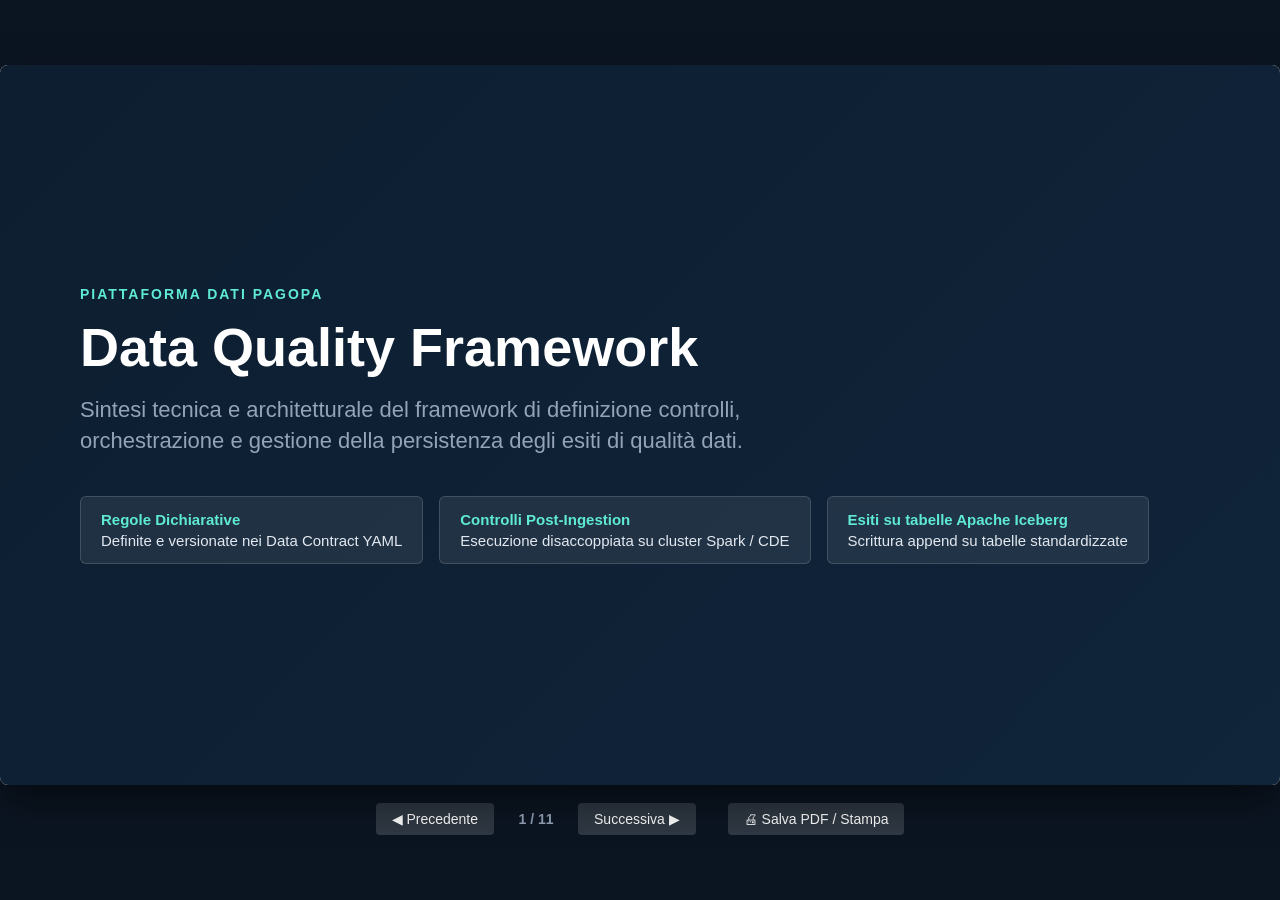
<file: docs/presentazioni/Data_Quality_Framework.html>
<!DOCTYPE html>
<html lang="it">
<head>
  <meta charset="UTF-8">
  <title>Data Quality Framework pagoPA</title>
  <style>
    :root {
      --navy: #10243a;
      --teal: #087e8b;
      --mint: #dff4f1;
      --mint-light: #f2faf9;
      --paper: #f8fafc;
      --text-main: #172b3a;
      --text-muted: #526575;
      --border: #cbd6df;
      --white: #ffffff;
      --accent-coral: #d9534f;
    }

    * { box-sizing: border-box; margin: 0; padding: 0; }
    body {
      font-family: -apple-system, BlinkMacSystemFont, "Segoe UI", Roboto, "Helvetica Neue", Arial, sans-serif;
      background: #0b1522;
      color: var(--text-main);
      display: flex;
      flex-direction: column;
      align-items: center;
      justify-content: center;
      min-height: 100vh;
      overflow: hidden;
    }

    /* CONTENITORE SLIDE FISSO 16:9 */
    .deck-container {
      position: relative;
      width: 1280px;
      height: 720px;
      background: var(--paper);
      box-shadow: 0 16px 40px rgba(0,0,0,0.5);
      border-radius: 8px;
      overflow: hidden;
    }

    .slide {
      position: absolute;
      top: 0; left: 0;
      width: 100%; height: 100%;
      padding: 60px 70px 45px;
      display: none;
      flex-direction: column;
      background: var(--paper);
    }

    .slide.active { display: flex; }

    /* HEADER SLIDE */
    .slide-header { margin-bottom: 32px; }
    .slide-category {
      font-size: 13px;
      font-weight: 700;
      text-transform: uppercase;
      letter-spacing: 1.5px;
      color: var(--teal);
      margin-bottom: 6px;
    }
    .slide-title {
      font-size: 34px;
      font-weight: 800;
      color: var(--navy);
      line-height: 1.2;
    }

    /* FOOTER SLIDE */
    .slide-footer {
      position: absolute;
      bottom: 24px; left: 70px; right: 70px;
      display: flex;
      justify-content: space-between;
      align-items: center;
      font-size: 13px;
      color: var(--text-muted);
      border-top: 1px solid var(--border);
      padding-top: 12px;
    }

    /* CARD GRID SYSTEM */
    .grid-2 { display: grid; grid-template-columns: 1fr 1fr; gap: 24px; }
    .grid-3 { display: grid; grid-template-columns: 1fr 1fr 1fr; gap: 20px; }
    .grid-4 { display: grid; grid-template-columns: 1fr 1fr; gap: 20px; }

    .card {
      background: var(--white);
      border: 1px solid var(--border);
      border-radius: 8px;
      padding: 22px 24px;
      box-shadow: 0 2px 8px rgba(0,0,0,0.03);
    }
    .card-teal {
      background: var(--mint-light);
      border: 1px solid #bceae4;
      border-left: 5px solid var(--teal);
    }
    .card-navy {
      background: var(--navy);
      color: var(--white);
      border: none;
    }
    .card-title {
      font-size: 18px;
      font-weight: 700;
      color: var(--navy);
      margin-bottom: 10px;
    }
    .card-navy .card-title { color: #5eead4; }
    .card p, .card li {
      font-size: 15px;
      line-height: 1.5;
      color: #334e68;
    }
    .card-navy p, .card-navy li { color: #cbd5e1; }
    .card ul { padding-left: 18px; }
    .card li + li { margin-top: 8px; }

    /* TABELLE PULITE */
    table {
      width: 100%;
      border-collapse: collapse;
      font-size: 14px;
      margin-top: 8px;
      background: var(--white);
      border-radius: 6px;
      overflow: hidden;
      border: 1px solid var(--border);
    }
    th, td {
      padding: 10px 14px;
      text-align: left;
      border-bottom: 1px solid var(--border);
    }
    th {
      background: #e2e8f0;
      color: var(--navy);
      font-weight: 700;
      font-size: 13px;
      text-transform: uppercase;
      letter-spacing: 0.5px;
    }
    tr:last-child td { border-bottom: none; }
    tr:nth-child(even) td { background: #f8fafc; }
    code {
      background: var(--mint);
      color: var(--navy);
      padding: 2px 6px;
      border-radius: 4px;
      font-family: ui-monospace, SFMono-Regular, Consolas, monospace;
      font-size: 13px;
    }

    /* SLIDE COVER */
    .slide-cover {
      background: linear-gradient(135deg, #0d1e30 0%, #10243a 100%);
      color: var(--white);
      display: flex;
      flex-direction: column;
      justify-content: center;
      padding: 80px;
    }
    .cover-tag {
      color: #5eead4;
      font-weight: 700;
      letter-spacing: 2px;
      text-transform: uppercase;
      font-size: 14px;
      margin-bottom: 16px;
    }
    .cover-title {
      font-size: 54px;
      font-weight: 800;
      line-height: 1.1;
      margin-bottom: 18px;
    }
    .cover-subtitle {
      font-size: 22px;
      color: #94a3b8;
      max-width: 800px;
      line-height: 1.4;
      margin-bottom: 40px;
    }
    .cover-pills { display: flex; gap: 16px; }
    .cover-pill {
      background: rgba(255,255,255,0.08);
      border: 1px solid rgba(255,255,255,0.15);
      padding: 14px 20px;
      border-radius: 6px;
      font-size: 15px;
      color: #e2e8f0;
    }
    .cover-pill strong { color: #5eead4; display: block; margin-bottom: 4px; }

    /* CONTROLLI IN BASSO */
    .nav-bar {
      margin-top: 18px;
      display: flex;
      gap: 12px;
      align-items: center;
    }
    .nav-btn {
      background: rgba(255,255,255,0.15);
      border: none;
      color: #fff;
      padding: 8px 16px;
      border-radius: 4px;
      font-size: 14px;
      cursor: pointer;
      transition: background 0.2s;
    }
    .nav-btn:hover { background: rgba(255,255,255,0.3); }
    .nav-counter { color: #94a3b8; font-size: 14px; font-weight: 600; min-width: 60px; text-align: center; }

    /* STILI STAMPA PDF */
    @media print {
      body { background: transparent; padding: 0; }
      .nav-bar { display: none; }
      .deck-container { box-shadow: none; border-radius: 0; width: 100%; height: auto; }
      .slide { position: relative; display: flex !important; page-break-after: always; height: 100vh; }
    }
  </style>
</head>
<body>

<div class="deck-container">

  <!-- SLIDE 1: COVER -->
  <div class="slide slide-cover active">
    <div class="cover-tag">Piattaforma Dati pagoPA</div>
    <div class="cover-title">Data Quality Framework</div>
    <div class="cover-subtitle">Sintesi tecnica e architetturale del framework di definizione controlli, orchestrazione e gestione della persistenza degli esiti di qualità dati.</div>
    <div class="cover-pills">
      <div class="cover-pill">
        <strong>Regole Dichiarative</strong>
        Definite e versionate nei Data Contract YAML
      </div>
      <div class="cover-pill">
        <strong>Controlli Post-Ingestion</strong>
        Esecuzione disaccoppiata su cluster Spark / CDE
      </div>
      <div class="cover-pill">
        <strong>Esiti su tabelle Apache Iceberg</strong>
        Scrittura append su tabelle standardizzate
      </div>
    </div>
  </div>

  <!-- SLIDE 2: 4 PRINCIPI -->
  <div class="slide">
    <div class="slide-header">
      <div class="slide-category">Principi Architetturali</div>
      <div class="slide-title">01 · Quattro principi guida del Framework</div>
    </div>
    <div class="grid-4">
      <div class="card"> 
        <div class="card-title">1. Contract-Driven Quality</div>
        <p>Le regole di validazione sono dichiarate nei <strong>Data Contract YAML</strong> e non cablate nel codice Spark. Il contratto è l'unica sorgente di verità per l'esecuzione.</p>
      </div>
      <div class="card">
        <div class="card-title">2. Centralizzazione di Piattaforma</div>
        <p>Quality e Observability operano in modo trasversale e standardizzato sugli asset del dominio pagamenti, garantendo governance uniforme a prescindere dal sistema sorgente.</p>
      </div>
      <div class="card">
        <div class="card-title">3. Disaccoppiamento dalla Pipeline</div>
        <p>I controlli avvengono <strong>post-write</strong> in modo asincrono. Modificare le regole di qualità non richiede alcun intervento sui DAG di ingestion/trasformazione (Silver/Gold).</p>
      </div>
      <div class="card">
        <div class="card-title">4. Standardizzazione degli Output</div>
        <p>Tutti i check e le metriche generano un tracciato record comune su <strong>Apache Iceberg</strong>, permettendo audit trail, monitoraggio centralizzato e calcolo KPI omogeneo.</p>
      </div>
    </div>
    <div class="slide-footer">
      <span>Data Quality Framework | pagoPA</span>
      <span>Slide 2 / 11</span>
    </div>
  </div>

  <!-- SLIDE 3: MODELLO DEI CONTROLLI -->
  <div class="slide">
    <div class="slide-header">
      <div class="slide-category">Tassonomia</div>
      <div class="slide-title">02 · Modello di classificazione dei controlli</div>
    </div>
    <div class="grid-2">
      <div class="card">
        <div class="card-title">Assi di Valutazione</div>
        <table>
          <thead><tr><th>Prefisso</th><th>Ambito Strutturale</th></tr></thead>
          <tbody>
            <tr><td><code>fld</code></td><td>Singolo campo (es. null, formato, range)</td></tr>
            <tr><td><code>ent</code></td><td>Coerenza logica tra campi della stessa riga</td></tr>
            <tr><td><code>xref</code></td><td>Integrità referenziale cross-dataset / tabella</td></tr>
          </tbody>
        </table>
        <table style="margin-top: 14px;">
          <thead><tr><th>Prefisso</th><th>Dimensione</th></tr></thead>
          <tbody>
            <tr><td><code>acc</code></td><td>Accuracy</td></tr>
            <tr><td><code>cmp</code></td><td>Completeness (completezza campi)</td></tr>
            <tr><td><code>cns</code></td><td>Consistency (coerenza)</td></tr>
            <tr><td><code>tim</code></td><td>Timeliness (tempestività)</td></tr>
            <tr><td><code>unq</code></td><td>Uniqueness (univocità)</td></tr>
            <tr><td><code>vld</code></td><td>Validity (regole business)</td></tr>
          </tbody>
        </table>
      </div>
      <div class="card card-teal">
        <div class="card-title">Convenzione di Naming Standard</div>
        <p style="margin-bottom: 12px;">Tutti i controlli seguono la nomenclatura gerarchica:</p>
        <p style="font-size: 16px; font-weight: 700; color: var(--navy); margin-bottom: 14px;">
          <code>&lt;ambito&gt;__&lt;dimensione&gt;__&lt;campo&gt;__&lt;regola&gt;</code>
        </p>
        <div class="card" style="background: #fff; padding: 14px;">
          <strong>Esempio reale:</strong><br>
          <code>fld__vld__importo__range</code><br>
          <span style="font-size: 13px; color: var(--text-muted); margin-top: 4px; display: block;">
            Verifica la validità dell'attributo <em>importo</em> accertando che il valore sia positivo e coerente con i limiti ammessi.
          </span>
        </div>
      </div>
    </div>
    <div class="slide-footer">
      <span>Data Quality Framework | pagoPA</span>
      <span>Slide 3 / 11</span>
    </div>
  </div>

  <!-- SLIDE 4: ARCHITETTURA & PIPELINE DI ESECUZIONE -->
  <div class="slide">
    <div class="slide-header">
      <div class="slide-category">Architettura Operativa</div>
      <div class="slide-title">03 · Flusso Architetturale & Pipeline di Esecuzione</div>
    </div>

    <div class="card" style="padding: 4px 10px; display: flex; align-items: center; justify-content: center; background: #ffffff; margin-bottom: 10px; border: 1px solid var(--border);">
      <img src="img/DQF-flusso.jpeg" 
           alt="Flusso Architetturale del Modulo di Quality pagoPA" 
           style="width: 100%; max-height: 310px; height: auto; object-fit: contain;">
    </div>

    <div class="grid-3" style="gap: 12px;">
      <div class="card card-teal" style="padding: 9px 12px;">
        <div class="card-title" style="font-size: 13px; margin-bottom: 3px; font-weight: 700;">1. Contract Parser</div>
        <p style="font-size: 11.5px; line-height: 1.35; margin: 0;">Scarica il Data Contract YAML via GitHub API ed estrae regole, vincoli e metadati.</p>
      </div>
      <div class="card" style="padding: 9px 12px;">
        <div class="card-title" style="font-size: 13px; margin-bottom: 3px; font-weight: 700;">2. Preparazione Check</div>
        <p style="font-size: 11.5px; line-height: 1.35; margin: 0;">Genera SodaCL iniettando filtri di partizione e watermark incrementali.</p>
      </div>
      <div class="card" style="padding: 9px 12px;">
        <div class="card-title" style="font-size: 13px; margin-bottom: 3px; font-weight: 700;">3. Engine & Writer</div>
        <p style="font-size: 11.5px; line-height: 1.35; margin: 0;">Esegue su Spark/CDE, scrive in append su tabelle Apache Iceberg (<code>pagopa_qa</code>) ed esegue il push su Soda Cloud.</p>
      </div>
    </div>

    <div class="slide-footer">
      <span>Data Quality Framework | pagoPA</span>
      <span>Slide 4 / 11</span>
    </div>
  </div>

  <!-- SLIDE 5: WRITER RESULTS -->
  <div class="slide">
    <div class="slide-header">
      <div class="slide-category">Persistenza Dati (1/3)</div>
      <div class="slide-title">04 · Tabella Iceberg <code>results</code></div>
    </div>
    <div class="grid-2">
      <div class="card">
        <div class="card-title">Ruolo e Specifiche</div>
        <ul>
          <li><strong>Un record per check e run:</strong> Traccia ogni singolo controllo eseguito durante la sessione.</li>
          <li><strong>Metadata Parsing:</strong> I campi <em>check_category</em>, <em>check_dimension</em> e <em>check_column</em> sono dedotti via regex da <em>check_name</em>.</li>
          <li><strong>Tolleranza agli errori:</strong> Se il nome del check è anomalo, i campi di classificazione assumono <code>NULL</code> senza bloccare il job.</li>
          <li><strong>Metriche chiare:</strong> <em>row_count_failed</em> registra il numero esatto di violazioni (distinto da 0 quando è <code>NULL</code>).</li>
        </ul>
      </div>
      <div class="card">
        <div class="card-title">Tracciato Esempio (Fail su GPD)</div>
        <table>
          <tbody>
            <tr><td><code>run_id</code></td><td><code>a1b2c3d4-5e6f-4a1b...</code></td></tr>
            <tr><td><code>dataset</code></td><td><code>silver_gpd_payment_position</code></td></tr>
            <tr><td><code>check_name</code></td><td><code>fld__vld__importo__range</code></td></tr>
            <tr><td><code>outcome</code></td><td><strong style="color:var(--accent-coral)">fail</strong></td></tr>
            <tr><td><code>row_count_total</code></td><td><code>40000</code></td></tr>
            <tr><td><code>row_count_failed</code></td><td><code>12</code> (has_failed_records = true)</td></tr>
          </tbody>
        </table>
      </div>
    </div>
    <div class="slide-footer">
      <span>Data Quality Framework | pagoPA</span>
      <span>Slide 5 / 11</span>
    </div>
  </div>

  <!-- SLIDE 6: WRITER FAILED RECORDS -->
  <div class="slide">
    <div class="slide-header">
      <div class="slide-category">Persistenza Dati (2/3)</div>
      <div class="slide-title">05 · Tabella Iceberg <code>failed_records</code></div>
    </div>
    <div class="grid-2">
      <div class="card">
        <div class="card-title">Campionamento per Analisi Mirata</div>
        <ul>
          <li><strong>Diagnostica precisa:</strong> Raccoglie un campione controllato di record falliti per consentire l'indagine ai data owner.</li>
          <li><strong>Minimizzazione Storage:</strong> Invece di duplicare l'intera riga, memorizza unicamente la <strong>Primary Key</strong> e il campo che ha fallito.</li>
          <li><strong>SQL Custom con clausola:</strong> Nei check complessi con <code>failed-query-fields</code>, riesegue la query con <code>LIMIT</code> per estrarre un campione delle tuple anomale.</li>
          <li><strong>Data Protection:</strong> È responsabilità di chi compila il contratto escludere attributi PII/sensibili dai failed fields.</li>
        </ul>
      </div>
      <div class="card">
        <div class="card-title">Struttura Payload Violazione (Esempio Campi)</div>
        <table>
          <tbody>
            <tr><td><code>run_id</code></td><td><code>a1b2c3d4-5e6f-4a1b...</code></td></tr>
            <tr><td><code>check_name</code></td><td><code>fld__vld__importo__range</code></td></tr>
            <tr><td><code>dataset</code></td><td><code>silver_gpd_payment_position</code></td></tr>
            <tr><td><code>failed_record_pk</code></td><td><code>{"iuv": "30220260000012345"}</code></td></tr>
            <tr><td><code>failed_value</code></td><td><code>{"importo": -50.0}</code></td></tr>
          </tbody>
        </table>
        <p style="font-size: 13px; color: var(--text-muted); margin-top: 14px;">
          Per controlli incrementali vengono registrati anche il nome della colonna di watermark e gli estremi della finestra temporale scansionata.
        </p>
      </div>
    </div>
    <div class="slide-footer">
      <span>Data Quality Framework | pagoPA</span>
      <span>Slide 6 / 11</span>
    </div>
  </div>

  <!-- SLIDE 7: RELAZIONE E KPI -->
  <div class="slide">
    <div class="slide-header">
      <div class="slide-category">Persistenza Dati (3/3)</div>
      <div class="slide-title">06 · Correlazione Risultati & Alimentazione KPI</div>
    </div>
    <div class="grid-2">
      <div class="card card-teal">
        <div class="card-title">Tabella results (Aggregata)</div>
        <p>• Chiave logica: <code>run_id</code> + <code>check_name</code><br>
        • Dataset, timestamp e metadati<br>
        • Totali record e righe fallite<br>
        • Flag presenza violazioni: <code>has_failed_records</code></p>
      </div>
      <div class="card card-teal">
        <div class="card-title">Tabella failed_records (Dettaglio)</div>
        <p>• Join relazionale su: <code>run_id</code> + <code>check_name</code><br>
        • Campione puntuale delle righe fallite<br>
        • <code>failed_record_pk</code> (chiave primaria sorgente)<br>
        • <code>failed_value</code> (tupla o valore incriminato)</p>
      </div>
    </div>
    <div class="card" style="margin-top: 20px;">
      <div class="card-title">Tracciabilità Immutabile di ogni run & Viste Analitiche Impala</div>
      <p style="font-size: 15px; line-height: 1.6;">
        1. <strong>Identificazione Univoca (run_id):</strong> Ogni esecuzione dei controlli è tracciata in modo deterministico e univoco tramite la combinazione di <code>run_id</code> e <code>check_name</code>, permettendo di correlare in qualsiasi momento i log di cluster con i record di output.<br>
        2. <strong>Separazione tra Esito Aggregato e Dettaglio:</strong> L'architettura disaccoppia nettamente la fotografia macroscopica del controllo (<code>results</code>) dal campione puntuale delle anomalie (<code>failed_records</code>), riducendo il footprint di memorizzazione ed evitando l'esposizione massiva di dati applicativi.<br>
        3. <strong>Persistenza in Append-Only:</strong> Preserva la cronologia storica immutabile di ogni run senza update distruttivi, garantendo piena conformità, verificabilità e auditabilità retroattiva nel tempo. Non è possibile alterare il dato retroattivamente.<br>
        4. <strong>Strato Analitico KPI:</strong> Tramite viste SQL Impala definite direttamente sopra la tabella <code>results</code>, vengono calcolati in tempo reale SLA di conformità, trend storici e aggregazioni pronte per dashboard di monitoraggio.
      </p>
    </div>
    <div class="slide-footer">
      <span>Data Quality Framework | pagoPA</span>
      <span>Slide 7 / 11</span>
    </div>
  </div>

  <!-- SLIDE 8: ORCHESTRAZIONE - ARCHITETTURA -->
  <div class="slide">
    <div class="slide-header">
      <div class="slide-category">Orchestrazione (1/3)</div>
      <div class="slide-title">07 · Architettura, Disaccoppiamento & Granularità</div>
    </div>
    <div class="grid-3">
      <div class="card card-teal">
        <div class="card-title">Disaccoppiamento Pipeline</div>
        <p>I controlli di qualità sono coordinati da un DAG Airflow indipendente rispetto ai DAG delle pipeline ETL che caricano i livelli Bronze, Silver e Gold.</p>
        <p style="margin-top: 10px; font-size: 13px; color: var(--text-muted);">
          Un fallimento o intervento sulle verifiche di qualità non richiede alcuna modifica ai flussi di alimentazione dati.
        </p>
      </div>
      <div class="card card-teal">
        <div class="card-title">Granularità Sistema × Ambiente</div>
        <p>Esiste un DAG distinto per ciascuna combinazione di sistema sorgente e ambiente (es. <em>GPD in sviluppo</em> e <em>GPD in produzione</em>).</p>
        <p style="margin-top: 10px; font-size: 13px; color: var(--text-muted);">
          Si evita il DAG monolitico cross-dominio, azzerando le contese di lock e i colli di bottiglia computazionali.
        </p>
      </div>
      <div class="card card-teal">
        <div class="card-title">Isolamento Layer & Watermark</div>
        <p style="font-size: 13px; line-height: 1.45; margin-bottom: 6px;">
          • <strong>dl_layer:</strong> indica il livello target delle tabelle di output (<code>results</code> e <code>failed_records</code>) coincidente con quello del dataset sorgente analizzato (es. <em>silver</em>).
        </p>
        <p style="font-size: 13px; line-height: 1.45;">
          • <strong>Watermark:</strong> checkpoint temporale (timestamp) che traccia l'ultimo record validato, consentendo ai check successivi di elaborare solo il delta incrementale.
        </p>
      </div>
    </div>
    <div class="card" style="margin-top: 20px; padding: 14px 18px;">
      <div class="card-title" style="font-size: 15px; margin-bottom: 6px;">Vantaggi Chiave del Modello DAG (Directed Acyclic Graph)</div>
      <div class="grid-3" style="gap: 14px;">
        <div>
          <p style="font-size: 13px; line-height: 1.45;">
            <strong>Parallelismo automatico:</strong> Se due task sono indipendenti, l'orchestratore li esegue in concorrenza massimizzando le risorse di calcolo.
          </p>
        </div>
        <div>
          <p style="font-size: 13px; line-height: 1.45;">
            <strong>Gestione errori & Retry:</strong> Se un nodo a valle fallisce, si riesegue solo il task interrotto senza ricalcolare i nodi a monte completati.
          </p>
        </div>
        <div>
          <p style="font-size: 13px; line-height: 1.45;">
            <strong>Prevedibilità & Determinismo:</strong> Ordine delle operazioni formalizzato, visualizzabile a colpo d'occhio ed esente da cicli o deadlock.
          </p>
        </div>
      </div>
    </div>
    <div class="slide-footer">
      <span>Data Quality Framework | pagoPA</span>
      <span>Slide 8 / 11</span>
    </div>
  </div>

  <!-- SLIDE 9: ORCHESTRAZIONE - TEMPLATE & JSON -->
  <div class="slide">
    <div class="slide-header">
      <div class="slide-category">Orchestrazione (2/3)</div>
      <div class="slide-title">08 · Generazione DAG: Astrazione Dichiarativa & Configurazione JSON</div>
    </div>
    <div class="grid-2">
      <div class="card card-navy" style="padding: 10px 14px;">
        <div class="card-title" style="font-size: 13px; margin-bottom: 4px;">dags_config/gec/prod.json (Componente GEC)</div>
        <pre style="font-size: 10px; line-height: 1.3; color: #a5f3fc; font-family: monospace; overflow-y: auto; max-height: 380px;">
{
  "repository": "pagopa/pdnd-data-contracts",
  "ref": "main",
  "dl_layer": "silver",
  "watermark_bootstrap_from": "2026-01-01T00:00:00",
  "schedule": "45 1 * * *",
  "soda_cloud_enabled": true,
  "blob_export_enabled": false,
  "blob_export_failed_records_enabled": false,
  "email": ["carlo.manco@quantyca.it", "federico.sala@quantyca.it"],
  "contracts": {
    "bundles": "src/data/pagopa/gec/dc-gec-bundles.yaml",
    "cibundles": "src/data/pagopa/gec/dc-gec-cibundles.yaml",
    "paymenttypes": "src/data/pagopa/gec/dc-gec-paymenttypes.yaml",
    "touchpoints": "src/data/pagopa/gec/dc-gec-touchpoints.yaml"
  },
  "xref_datasets": {
    "bundles": ["silver_touchpoints", "silver_paymenttypes"],
    "cibundles": ["silver_bundles", "dl_tassonomie.gold_tassonomia_pagopa"]
  },
  "dataset_pk_map": {
    "bundles": ["after.id"],
    "cibundles": ["after.id"],
    "paymenttypes": ["after.id"],
    "touchpoints": ["after.id"]
  }
}</pre>
      </div>
      <div class="card card-teal">
        <div class="card-title">Separazione tra Configurazione e Implementazione</div>
        <p style="margin-bottom: 8px;">
          Il file <code>.json</code> definisce <strong>cosa</strong> il framework deve controllare, <strong>nascondendo completamente i dettagli implementativi del DAG Airflow</strong>.
        </p>
        <ul>
          <li><strong>Astrazione Totale del Codice Orchestratore:</strong> Chi gestisce il componente non scrive codice Python per Airflow, operatori o hook CDE: dichiara unicamente asset, contratti e relazioni.</li>
          <li><strong>Dettagli Mascherati:</strong> Il JSON incapsula:
            <ul>
              <li>Path dei Data Contract YAML nel repo contratti.</li>
              <li>Finestra temporale iniziale (<code>watermark_bootstrap_from</code>).</li>
              <li>Dipendenze cross-entità e cross-layer (es. join tra GEC e <code>gold_tassonomia_pagopa</code>).</li>
            </ul>
          </li>
          <li><strong>Build Deterministica:</strong> Lo script di rendering compila il template unificato producendo il DAG concreto:
            <br><code style="font-weight:bold; display:inline-block; margin-top:4px;">make render SYSTEM=gec ENV=prod</code>
          </li>
        </ul>
      </div>
    </div>
    <div class="slide-footer">
      <span>Data Quality Framework | pagoPA</span>
      <span>Slide 9 / 11</span>
    </div>
  </div>

  <!-- SLIDE 10: MODULO DI OBSERVABILITY -->
  <div class="slide">
    <div class="slide-header">
      <div class="slide-category">Observability di Piattaforma</div>
      <div class="slide-title">09 · Modulo di Observability</div>
    </div>
    
    <div class="card card-teal" style="margin-bottom: 16px; padding: 12px 18px;">
      <p style="font-size:14px; color:var(--navy);">
        <strong>Dettaglio vs Controllo:</strong> Le tabelle Iceberg conservano il dettaglio analitico; il Modulo DQ invia via <strong>push</strong> i risultati aggregati a <strong>Soda Cloud</strong> per monitoraggio e alerting centralizzati.
      </p>
    </div>

    <div class="grid-2">
      <div class="card">
        <div class="card-title">Componenti Chiave</div>
        <ul>
          <li><strong>Ingestion Push:</strong> Invio metriche a fine run tramite Agent dedicato.</li>
          <li><strong>Dashboard:</strong> Stato di salute e KPI aggregati consultabili in tempo reale.</li>
          <li><strong>Alerting:</strong> Notifiche (Slack / email) contestuali al team owner.</li>
        </ul>
      </div>

      <div class="card card-teal">
        <div class="card-title">Piattaforma: Soda Cloud</div>
        <ul>
          <li><strong>Standard pagoPA:</strong> Strumento già in uso nell'ecosistema aziendale.</li>
          <li><strong>Zero Codice Custom:</strong> Sfrutta feature native di dashboard e soglie alert.</li>
          <li><strong>On/Off Dichiarativo:</strong> Gestito da <code>soda_cloud_enabled</code> nel JSON.</li>
        </ul>
      </div>
    </div>

    <div style="margin-top: 18px; display: flex; justify-content: flex-end;">
      <a href="https://cloud.soda.io/o/1b8ec77d-1bed-4418-9dcf-beed1ef6945e/scans-and-data/data-sources?sort=label:ASC" 
         target="_blank" rel="noopener noreferrer" 
         style="display: inline-flex; align-items: center; gap: 10px; background: #ffffff; border: 1.5px solid var(--teal); color: var(--navy); text-decoration: none; padding: 8px 18px; border-radius: 24px; font-size: 13px; font-weight: 700; box-shadow: 0 2px 8px rgba(8, 126, 139, 0.12);">
        <svg width="20" height="20" viewBox="0 0 24 24" fill="none">
          <path d="M19.35 10.04C18.67 6.59 15.64 4 12 4C9.11 4 6.6 5.64 5.35 8.04C2.34 8.36 0 10.91 0 14C0 17.31 2.69 20 6 20H19C21.76 20 24 17.76 24 15C24 12.36 21.95 10.22 19.35 10.04Z" fill="#00A8B5"/>
          <circle cx="9" cy="13" r="1.5" fill="#ffffff"/>
          <circle cx="14" cy="11.5" r="2" fill="#ffffff"/>
          <circle cx="16" cy="15.5" r="1.2" fill="#ffffff"/>
        </svg>
        <span><strong>Soda Cloud pagoPA</strong> (Data Sources & Scans) ↗</span>
      </a>
    </div>

    <div class="slide-footer">
      <span>Data Quality Framework | pagoPA</span>
      <span>Slide 10 / 11</span>
    </div>
  </div>

  <!-- SLIDE 11: VISUALIZZAZIONE DATA QUALITY (APACHE SUPERSET) -->
  <div class="slide">
    <div class="slide-header">
      <div class="slide-category">Visualizzazione & Dashboarding</div>
      <div class="slide-title">10 · Visualizzazione di Data Quality: Apache Superset</div>
    </div>

    <div class="card card-teal" style="margin-bottom: 6px; padding: 7px 14px;">
      <p style="font-size: 12.5px; color: var(--navy); line-height: 1.35; margin: 0;">
        <strong>Decisione Architetturale:</strong> Adozione di <strong>Apache Superset</strong> per abilitare un dashboarding analitico self-service, interattivo e con segregazione dei permessi (RLS) direttamente integrato con il Data Lake Cloudera e l'infrastruttura Azure.
      </p>
    </div>

    <div class="card card-teal" style="padding: 7px 14px; margin-bottom: 14px;">
      <div class="card-title" style="font-size: 13px; margin-bottom: 3px; font-weight: 700;">Architettura di Erogazione</div>
      <ul style="font-size: 11.5px; line-height: 1.35; padding-left: 14px; margin: 0;">
        <li><strong>Export Observability:</strong> Il framework esporta le tabelle Iceberg su <em>Storage Account Azure</em>.</li>
        <li><strong>Cluster Kubernetes (AKS):</strong> Superset è ospitato su cluster gestito in ambiente Azure.</li>
        <li><strong>Query Engine SQL:</strong> Interrogazione diretta e performante dei dati sincronizzati.</li>
      </ul>
    </div>

    <div class="card" style="padding: 6px 14px; display: flex; align-items: center; justify-content: center; background: #ffffff; border: 1px solid var(--border); margin-bottom: 8px;">
      <img src="img/DQF-Superset_pagopa.jpeg" 
           alt="Architettura Flusso Data Quality verso Apache Superset" 
           style="width: 100%; max-height: 200px; height: auto; object-fit: contain;">
    </div>

    <div style="display: flex; justify-content: flex-end; margin-top: 4px;">
      <a href="https://qa-superset.itn.internal.uat.platform.pagopa.it/superset/welcome/" 
         target="_blank" rel="noopener noreferrer" 
         style="display: inline-flex; align-items: center; gap: 8px; background: #ffffff; border: 1.5px solid var(--teal); color: var(--navy); text-decoration: none; padding: 6px 16px; border-radius: 20px; font-size: 12px; font-weight: 700; box-shadow: 0 2px 6px rgba(8, 126, 139, 0.12); transition: all 0.2s ease;"
         onmouseover="this.style.background='var(--mint-light)'; this.style.transform='translateY(-1px)';" 
         onmouseout="this.style.background='#ffffff'; this.style.transform='translateY(0)';">
        <svg width="18" height="18" viewBox="0 0 32 32" fill="none" xmlns="http://www.w3.org/2000/svg">
          <path d="M16 4C9.37 4 4 9.37 4 16C4 22.63 9.37 28 16 28C22.63 28 28 22.63 28 16C28 9.37 22.63 4 16 4ZM10 17.5C9.17 17.5 8.5 16.83 8.5 16C8.5 15.17 9.17 14.5 10 14.5C10.83 14.5 11.5 15.17 11.5 16C11.5 16.83 10.83 17.5 10 17.5ZM16 23.5C14.07 23.5 12.5 21.93 12.5 20C12.5 18.07 14.07 16.5 16 16.5C17.93 16.5 19.5 18.07 19.5 20C19.5 21.93 17.93 23.5 16 23.5ZM22 17.5C21.17 17.5 20.5 16.83 20.5 16C20.5 15.17 21.17 14.5 22 14.5C22.83 14.5 23.5 15.17 23.5 16C23.5 16.83 22.83 17.5 22 17.5Z" fill="#20A7C9"/>
          <circle cx="16" cy="11" r="2.5" fill="#087E8B"/>
        </svg>
        <span><strong>Apache Superset pagoPA</strong> ↗</span>
      </a>
    </div>

    <div class="slide-footer">
      <span>Data Quality Framework | pagoPA</span>
      <span>Slide 11 / 11</span>
    </div>
  </div>

</div>

<!-- NAVIGAZIONE IN BASSO -->
<div class="nav-bar">
  <button class="nav-btn" onclick="prevSlide()">◀ Precedente</button>
  <span class="nav-counter" id="slide-num">1 / 11</span>
  <button class="nav-btn" onclick="nextSlide()">Successiva ▶</button>
  <button class="nav-btn" style="margin-left: 20px;" onclick="window.print()">🖨 Salva PDF / Stampa</button>
</div>

<script>
  let currentSlide = 0;
  const slides = document.querySelectorAll('.slide');
  const slideNum = document.getElementById('slide-num');

  function showSlide(index) {
    slides[currentSlide].classList.remove('active');
    currentSlide = (index + slides.length) % slides.length;
    slides[currentSlide].classList.add('active');
    slideNum.textContent = `${currentSlide + 1} / ${slides.length}`;
  }

  function nextSlide() { showSlide(currentSlide + 1); }
  function prevSlide() { showSlide(currentSlide - 1); }

  document.addEventListener('keydown', (e) => {
    if (e.key === 'ArrowRight' || e.key === ' ' || e.key === 'PageDown') nextSlide();
    if (e.key === 'ArrowLeft' || e.key === 'PageUp') prevSlide();
  });
</script>

</body>
</html>
</file>
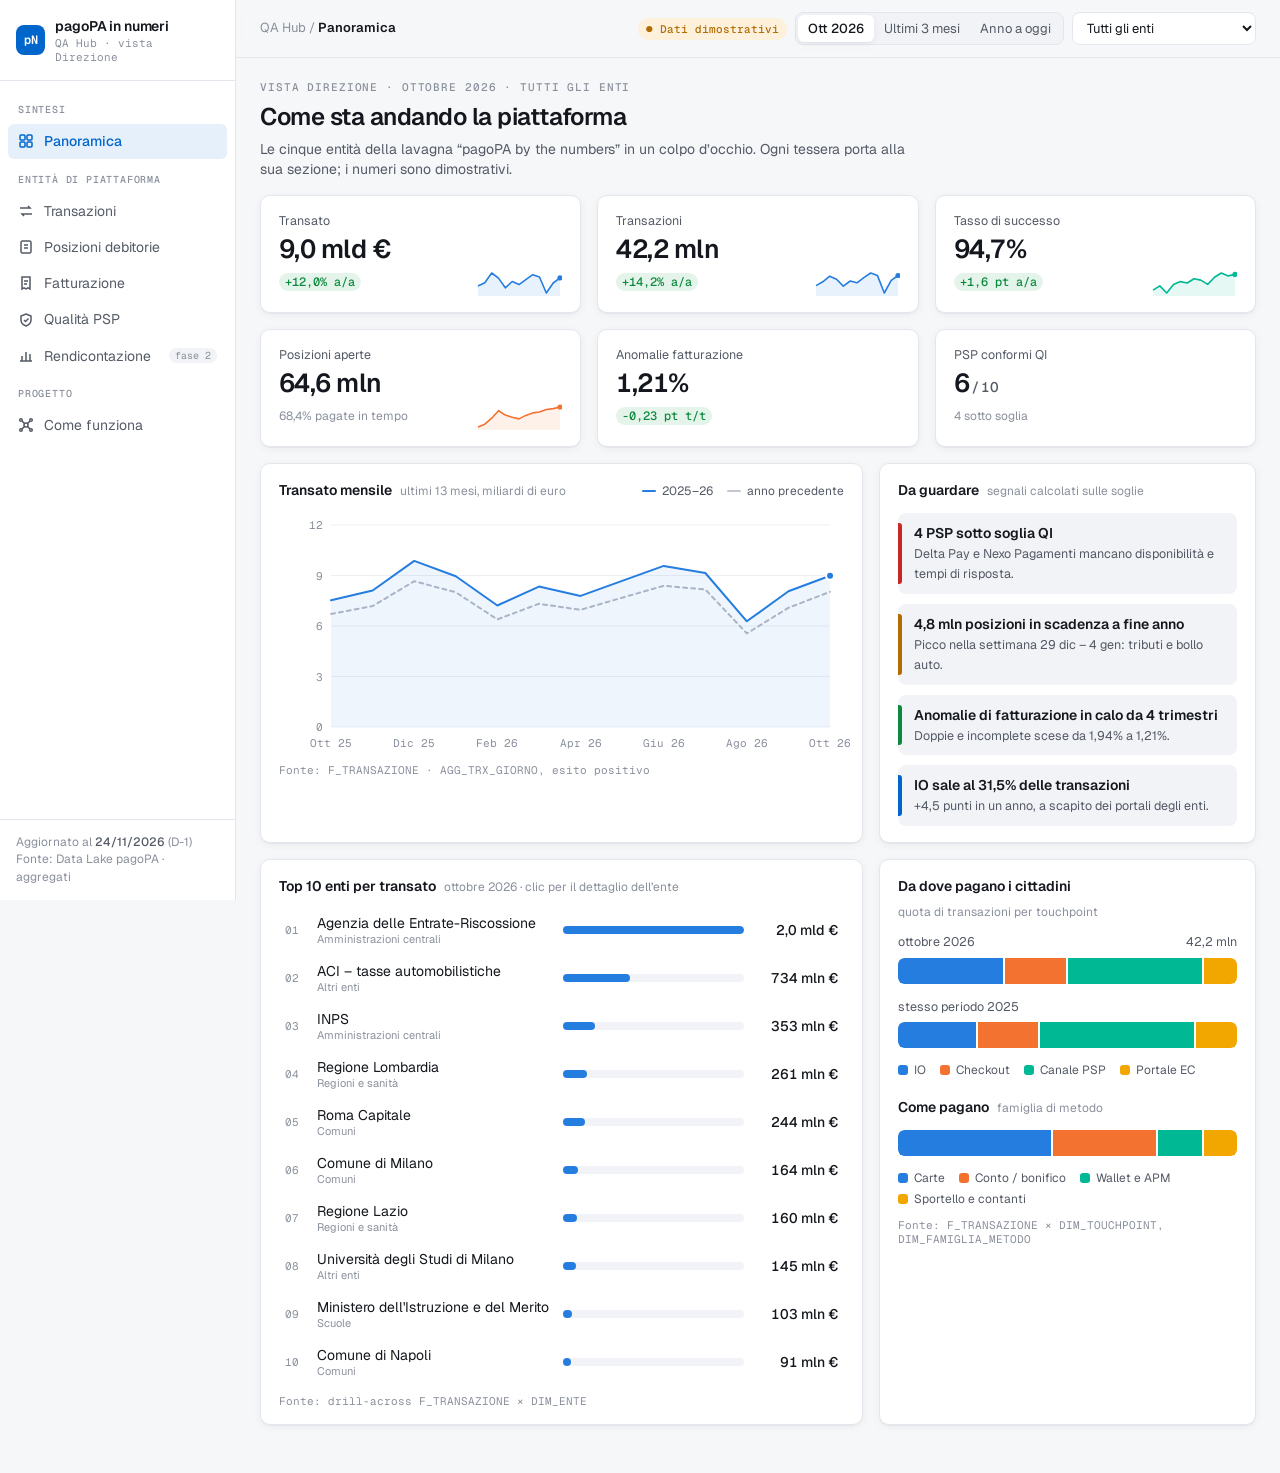
<file: docs/presentazioni/pagoPA in numeri – Mockup Direttore.html>
<!doctype html>
<html lang="it">
<head>
<meta charset="utf-8">
<meta name="viewport" content="width=device-width, initial-scale=1, viewport-fit=cover">
<title>pagoPA in numeri</title>
<meta name="claude:viewport-fit-sides" content="cover">
<link rel="preconnect" href="https://fonts.googleapis.com">
<link rel="stylesheet" href="https://fonts.googleapis.com/css2?family=Geist:wght@400;500;600;700&family=Geist+Mono:wght@400;500&display=swap">
<style>
/* Layout: sidebar a sinistra (come QA WebPortal) + area contenuti a griglia; su telefono la sidebar diventa una barra di schede orizzontale. */
:root {
  --bg: #f6f7f9;
  --surface: #ffffff;
  --subtle: #f1f3f6;
  --hover: #e9ecf1;
  --border: #e3e6ec;
  --border-strong: #cfd4dc;
  --text: #14171d;
  --text-dim: #545a66;
  --text-muted: #8a909c;
  --accent: #0066cc;
  --accent-soft: #e6f0fb;
  --accent-fg: #ffffff;
  --good: #0b8a3e; --good-soft: #e5f4ea;
  --warn: #b26b00; --warn-soft: #fdf1dc;
  --bad: #c62828;  --bad-soft: #fbe7e7;
  --s1: #257de0; --s2: #f47230; --s3: #00b894; --s4: #f2a600;
  --s-prev: #b4bac4;
  --grid: #eceff3;
  --shadow: 0 1px 0 rgba(15,20,30,.04), 0 2px 8px rgba(15,20,30,.05);
  --radius: 10px;
  --sans: "Geist", ui-sans-serif, -apple-system, "Segoe UI", Helvetica, Arial, sans-serif;
  --mono: "Geist Mono", ui-monospace, "SFMono-Regular", Menlo, Consolas, monospace;
}
@media (prefers-color-scheme: dark) {
  :root:not([data-theme="light"]) {
    --bg: #0d0f13; --surface: #15181e; --subtle: #1b1f26; --hover: #222731;
    --border: #252a33; --border-strong: #323844;
    --text: #eceef2; --text-dim: #a2a8b3; --text-muted: #6f7582;
    --accent: #5aa2f0; --accent-soft: #16283f; --accent-fg: #0d0f13;
    --good: #3fbf6a; --good-soft: #13291b; --warn: #e0a440; --warn-soft: #2e2412; --bad: #ef6b6b; --bad-soft: #321718;
    --s1: #338ced; --s2: #e76624; --s3: #00a888; --s4: #d28e05; --s-prev: #4a505c;
    --grid: #20252d; --shadow: 0 1px 0 rgba(0,0,0,.4);
    color-scheme: dark;
  }
}
:root[data-theme="dark"] {
  --bg: #0d0f13; --surface: #15181e; --subtle: #1b1f26; --hover: #222731;
  --border: #252a33; --border-strong: #323844;
  --text: #eceef2; --text-dim: #a2a8b3; --text-muted: #6f7582;
  --accent: #5aa2f0; --accent-soft: #16283f; --accent-fg: #0d0f13;
  --good: #3fbf6a; --good-soft: #13291b; --warn: #e0a440; --warn-soft: #2e2412; --bad: #ef6b6b; --bad-soft: #321718;
  --s1: #338ced; --s2: #e76624; --s3: #00a888; --s4: #d28e05; --s-prev: #4a505c;
  --grid: #20252d; --shadow: 0 1px 0 rgba(0,0,0,.4);
  color-scheme: dark;
}
* { box-sizing: border-box; }
[hidden] { display: none !important; }
body { margin: 0; background: var(--bg); color: var(--text); font-family: var(--sans); font-size: 14px; line-height: 1.45; -webkit-font-smoothing: antialiased; }
button, select { font-family: inherit; font-size: inherit; color: inherit; }
a { color: inherit; }
.num, td.n, .mono { font-variant-numeric: tabular-nums; }
.mono { font-family: var(--mono); }
:focus-visible { outline: 2px solid var(--accent); outline-offset: 2px; border-radius: 4px; }

/* shell */
.shell { display: grid; grid-template-columns: 236px minmax(0,1fr); min-height: 100vh; }
.side { background: var(--surface); border-right: 1px solid var(--border); position: sticky; top: 0; height: 100vh; display: flex; flex-direction: column; }
.brand { display: flex; gap: 10px; align-items: center; padding: 16px; border-bottom: 1px solid var(--border); }
.brand-mark { width: 30px; height: 30px; border-radius: 8px; background: var(--accent); color: var(--accent-fg); display: grid; place-items: center; font: 600 12px var(--mono); }
.brand b { display: block; font-weight: 600; letter-spacing: -.01em; }
.brand small { display: block; font: 11px var(--mono); color: var(--text-muted); }
.nav { padding: 10px 8px; display: flex; flex-direction: column; gap: 2px; overflow-y: auto; }
.nav-h { font: 500 10px var(--mono); letter-spacing: .08em; text-transform: uppercase; color: var(--text-muted); padding: 12px 10px 6px; }
.nav a { display: flex; align-items: center; gap: 10px; padding: 7px 10px; border-radius: 6px; text-decoration: none; color: var(--text-dim); }
.nav a:hover { background: var(--hover); color: var(--text); }
.nav a.active { background: var(--accent-soft); color: var(--accent); font-weight: 500; }
.nav a svg { flex: none; }
.nav .tag { margin-left: auto; font: 10px var(--mono); padding: 1px 6px; border-radius: 99px; background: var(--subtle); color: var(--text-muted); }
.side-foot { margin-top: auto; padding: 14px 16px; border-top: 1px solid var(--border); font-size: 12px; color: var(--text-muted); }
.side-foot b { color: var(--text-dim); font-weight: 500; }

.main { min-width: 0; display: flex; flex-direction: column; }
.top { position: sticky; top: env(safe-area-inset-top, 0px); z-index: 5; background: color-mix(in srgb, var(--bg) 88%, transparent); backdrop-filter: blur(8px); border-bottom: 1px solid var(--border); }
body::before { content: ""; position: fixed; inset: 0 0 auto; height: env(safe-area-inset-top, 0px); z-index: 10; background: var(--bg); }
.top-in { display: flex; gap: 12px; align-items: center; flex-wrap: wrap; padding-block: 12px; padding-left: max(24px, env(safe-area-inset-left, 0px)); padding-right: max(24px, env(safe-area-inset-right, 0px)); }
.crumb { font-size: 13px; color: var(--text-muted); }
.crumb b { color: var(--text); font-weight: 600; }
.filters { margin-left: auto; display: flex; gap: 8px; flex-wrap: wrap; align-items: center; }
.seg { display: inline-flex; background: var(--subtle); border: 1px solid var(--border); border-radius: 8px; padding: 2px; }
.seg button { border: 0; background: transparent; padding: 5px 10px; border-radius: 6px; cursor: pointer; color: var(--text-dim); font-size: 13px; }
.seg button[aria-pressed="true"] { background: var(--surface); color: var(--text); box-shadow: var(--shadow); font-weight: 500; }
.sel { background: var(--surface); border: 1px solid var(--border); border-radius: 8px; padding: 6px 10px; font-size: 13px; cursor: pointer; }
.demo { display: inline-flex; align-items: center; gap: 6px; font: 500 11px var(--mono); color: var(--warn); background: var(--warn-soft); padding: 4px 8px; border-radius: 99px; white-space: nowrap; }

.page { padding-block: 22px 48px; padding-left: max(24px, env(safe-area-inset-left, 0px)); padding-right: max(24px, env(safe-area-inset-right, 0px)); display: flex; flex-direction: column; gap: 16px; max-width: 1360px; width: 100%; }
.page-h h1 { margin: 0; font-size: 24px; font-weight: 600; letter-spacing: -.02em; text-wrap: balance; }
.page-h p { margin: 4px 0 0; color: var(--text-dim); max-width: 72ch; }
.eyebrow { font: 500 11px var(--mono); letter-spacing: .08em; text-transform: uppercase; color: var(--text-muted); margin-bottom: 6px; }

.grid { display: grid; gap: 16px; }
.g-kpi { grid-template-columns: repeat(4, minmax(0, 1fr)); }
.g-kpi.six { grid-template-columns: repeat(6, minmax(0, 1fr)); }
@media (max-width: 1320px) { .g-kpi.six { grid-template-columns: repeat(3, minmax(0, 1fr)); } }
@media (max-width: 980px) { .g-kpi, .g-kpi.six { grid-template-columns: repeat(2, minmax(0, 1fr)); } }
@media (max-width: 380px) { .g-kpi, .g-kpi.six { grid-template-columns: minmax(0, 1fr); } }
.g-2 { grid-template-columns: minmax(0, 1.6fr) minmax(0, 1fr); }
.g-2e { grid-template-columns: repeat(2, minmax(0, 1fr)); }
.g-3 { grid-template-columns: repeat(3, minmax(0, 1fr)); }
@media (max-width: 1080px) { .g-2, .g-3 { grid-template-columns: minmax(0,1fr); } }
@media (max-width: 760px) { .g-2e { grid-template-columns: minmax(0,1fr); } }

.card { background: var(--surface); border: 1px solid var(--border); border-radius: var(--radius); box-shadow: var(--shadow); padding: 16px 18px; min-width: 0; }
.card-h { display: flex; align-items: baseline; gap: 8px; margin-bottom: 12px; flex-wrap: wrap; }
.card-h h2 { margin: 0; font-size: 14px; font-weight: 600; }
.card-h .sub { color: var(--text-muted); font-size: 12px; }
.card-h .right { margin-left: auto; }
.src { font: 11px var(--mono); color: var(--text-muted); margin-top: 10px; }

.kpi { display: flex; flex-direction: column; gap: 4px; position: relative; }
.kpi .label { color: var(--text-dim); font-size: 12.5px; }
.kpi .val { font-size: 26px; font-weight: 600; letter-spacing: -.02em; font-variant-numeric: tabular-nums; line-height: 1.15; }
.kpi .val small { font-size: 14px; font-weight: 500; color: var(--text-dim); margin-left: 3px; }
.kpi .foot { display: flex; align-items: center; flex-wrap: wrap; gap: 6px 8px; font-size: 12px; color: var(--text-muted); }
.kpi .foot svg.spark { margin-left: auto; flex: none; }
.kpi .foot { min-height: 28px; }
.delta { font: 500 12px var(--mono); padding: 1px 6px; border-radius: 99px; white-space: nowrap; }
.delta.up { color: var(--good); background: var(--good-soft); }
.delta.down { color: var(--bad); background: var(--bad-soft); }
.delta.flat { color: var(--text-dim); background: var(--subtle); }
.kpi.clickable { cursor: pointer; }
.kpi.clickable:hover { border-color: var(--border-strong); }

.legend { display: flex; flex-wrap: wrap; gap: 4px 14px; font-size: 12px; color: var(--text-dim); }
.legend i { display: inline-block; width: 10px; height: 10px; border-radius: 3px; margin-right: 6px; vertical-align: -1px; }
.legend i.line { height: 2px; border-radius: 1px; vertical-align: 3px; width: 14px; }

.chart { width: 100%; position: relative; }
.chart svg { display: block; width: 100%; overflow: visible; }
.chart text { fill: var(--text-muted); font: 11px var(--mono); }

.hbars { display: flex; flex-direction: column; gap: 4px; }
.hbar { display: grid; grid-template-columns: 22px minmax(0, 1.3fr) minmax(0, 1fr) 84px; gap: 10px; align-items: center; padding: 6px 6px; border-radius: 6px; cursor: pointer; border: 0; background: transparent; text-align: left; width: 100%; }
.hbar:hover { background: var(--hover); }
.hbar .rk { font: 11px var(--mono); color: var(--text-muted); }
.hbar .nm { white-space: nowrap; overflow: hidden; text-overflow: ellipsis; }
.hbar .nm small { display: block; color: var(--text-muted); font-size: 11px; }
.hbar .track { height: 8px; background: var(--subtle); border-radius: 4px; overflow: hidden; }
.hbar .fill { height: 100%; background: var(--s1); border-radius: 0 4px 4px 0; }
.hbar .v { text-align: right; font-variant-numeric: tabular-nums; font-weight: 500; }

.stack100 { display: flex; height: 26px; border-radius: 6px; overflow: hidden; gap: 2px; }
.stack100 div { height: 100%; min-width: 2px; }
.stack100 div:first-child { border-radius: 6px 0 0 6px; }
.stack100 div:last-child { border-radius: 0 6px 6px 0; }
.mixrows { display: flex; flex-direction: column; gap: 14px; }
.mixrow .lab { display: flex; justify-content: space-between; font-size: 12.5px; margin-bottom: 6px; color: var(--text-dim); }

.tbl-wrap { overflow-x: auto; }
table { width: 100%; border-collapse: collapse; font-size: 13px; }
th { text-align: left; font: 500 11px var(--mono); letter-spacing: .04em; text-transform: uppercase; color: var(--text-muted); padding: 8px 10px; border-bottom: 1px solid var(--border); white-space: nowrap; }
td { padding: 9px 10px; border-bottom: 1px solid var(--border); vertical-align: middle; }
tr:last-child td { border-bottom: 0; }
td.n, th.n { text-align: right; font-variant-numeric: tabular-nums; }
tbody tr.click { cursor: pointer; }
tbody tr.click:hover td { background: var(--hover); }

.pill { display: inline-flex; align-items: center; gap: 5px; font-size: 12px; font-weight: 500; padding: 2px 8px; border-radius: 99px; white-space: nowrap; }
.pill.good { color: var(--good); background: var(--good-soft); }
.pill.warn { color: var(--warn); background: var(--warn-soft); }
.pill.bad { color: var(--bad); background: var(--bad-soft); }
.pill.neutral { color: var(--text-dim); background: var(--subtle); }
.pill.accent { color: var(--accent); background: var(--accent-soft); }

.signals { display: flex; flex-direction: column; gap: 10px; }
.signal { display: grid; grid-template-columns: 4px minmax(0,1fr); gap: 12px; padding: 10px 12px 10px 0; border-radius: 8px; background: var(--subtle); text-decoration: none; }
.signal:hover { background: var(--hover); }
.signal .bar { border-radius: 0 3px 3px 0; }
.signal b { font-weight: 600; display: block; }
.signal span { color: var(--text-dim); font-size: 12.5px; }

.heat { display: grid; gap: 3px; }
.heat .hc { padding: 7px 6px; border-radius: 5px; text-align: center; font: 500 12px var(--mono); font-variant-numeric: tabular-nums; cursor: default; }
.heat .hh { font: 500 10.5px var(--mono); color: var(--text-muted); text-align: center; padding: 4px 2px; text-transform: uppercase; letter-spacing: .03em; }
.heat .hn { font-size: 12.5px; padding: 7px 6px 7px 0; white-space: nowrap; overflow: hidden; text-overflow: ellipsis; }
.hc.ok { background: var(--good-soft); color: var(--good); }
.hc.near { background: var(--warn-soft); color: var(--warn); }
.hc.ko { background: var(--bad-soft); color: var(--bad); }

.traffic { display: flex; gap: 14px; align-items: center; }
.lamp { width: 44px; height: 44px; border-radius: 50%; display: grid; place-items: center; font-weight: 700; flex: none; }

.phase2 { position: relative; }
.phase2 .veil { opacity: .55; filter: saturate(.4); pointer-events: none; }
.banner { display: flex; gap: 12px; align-items: flex-start; padding: 14px 16px; border-radius: var(--radius); border: 1px dashed var(--border-strong); background: var(--surface); }
.banner b { display: block; }
.banner span { color: var(--text-dim); }

.bus td, .bus th { text-align: center; }
.bus td:first-child, .bus th:first-child { text-align: left; white-space: nowrap; }
.dot { display: inline-block; width: 10px; height: 10px; border-radius: 50%; background: var(--accent); }
.facts { display: grid; grid-template-columns: repeat(auto-fit, minmax(190px, 1fr)); gap: 12px; }
.fact { border: 1px solid var(--border); border-radius: 8px; padding: 12px 14px; background: var(--subtle); }
.fact h3 { margin: 0 0 4px; font: 600 13px var(--mono); }
.fact p { margin: 0; color: var(--text-dim); font-size: 12.5px; }
.fact ul { margin: 8px 0 0; padding-left: 16px; font-size: 12.5px; color: var(--text-dim); }
.steps { display: grid; grid-template-columns: repeat(auto-fit, minmax(220px, 1fr)); gap: 12px; }
.step { border-left: 3px solid var(--border-strong); padding: 4px 0 4px 12px; }
.step.now { border-color: var(--accent); }
.step b { display: block; }
.step span { font-size: 12.5px; color: var(--text-dim); }
.qlist { margin: 0; padding-left: 18px; color: var(--text-dim); display: flex; flex-direction: column; gap: 6px; }
.qlist b { color: var(--text); font-weight: 500; }
.flow { display: flex; align-items: stretch; gap: 8px; flex-wrap: wrap; }
.flow .box { flex: 1 1 150px; border: 1px solid var(--border); border-radius: 8px; padding: 10px 12px; background: var(--subtle); }
.flow .box b { display: block; font-size: 13px; }
.flow .box span { font-size: 12px; color: var(--text-dim); }
.flow .arr { display: grid; place-items: center; color: var(--text-muted); font-size: 18px; }

/* drawer ente */
.scrim { position: fixed; inset: 0; background: rgba(10,14,20,.35); z-index: 20; }
.drawer { position: fixed; top: 0; right: 0; bottom: 0; width: min(520px, 100%); background: var(--surface); border-left: 1px solid var(--border); z-index: 21; overflow-y: auto; padding: calc(env(safe-area-inset-top, 0px) + 18px) max(20px, env(safe-area-inset-right, 0px)) calc(env(safe-area-inset-bottom, 0px) + 24px) 20px; display: flex; flex-direction: column; gap: 16px; box-shadow: -12px 0 32px rgba(0,0,0,.12); }
.drawer-h { display: flex; align-items: flex-start; gap: 12px; }
.drawer-h h2 { margin: 0; font-size: 18px; letter-spacing: -.01em; }
.drawer-h p { margin: 2px 0 0; color: var(--text-dim); font-size: 13px; }
.xbtn { margin-left: auto; border: 1px solid var(--border); background: var(--surface); border-radius: 8px; width: 32px; height: 32px; cursor: pointer; flex: none; }
.mini { display: grid; grid-template-columns: repeat(2, minmax(0,1fr)); gap: 10px; }
.mini .card { padding: 12px 14px; box-shadow: none; }
.mini .val { font-size: 20px; }

.tip { position: fixed; z-index: 40; pointer-events: none; background: var(--text); color: var(--bg); padding: 8px 10px; border-radius: 8px; font-size: 12px; line-height: 1.4; max-width: 260px; box-shadow: 0 8px 24px rgba(0,0,0,.18); }
.tip b { font-weight: 600; }
.tip .row { display: flex; gap: 10px; justify-content: space-between; font-variant-numeric: tabular-nums; }
.tip i { display: inline-block; width: 8px; height: 8px; border-radius: 2px; margin-right: 6px; }

.foot-note { color: var(--text-muted); font-size: 12px; }

@media (max-width: 860px) {
  .shell { grid-template-columns: minmax(0,1fr); }
  .side { position: static; height: auto; border-right: 0; border-bottom: 1px solid var(--border); }
  .brand { padding-left: max(16px, env(safe-area-inset-left, 0px)); padding-right: max(16px, env(safe-area-inset-right, 0px)); }
  .nav { flex-direction: row; overflow-x: auto; padding: 8px max(12px, env(safe-area-inset-left, 0px)); gap: 4px; }
  .nav-h, .side-foot { display: none; }
  .nav a { white-space: nowrap; }
  .nav .tag { display: none; }
  .top-in, .page { padding-left: max(16px, env(safe-area-inset-left, 0px)); padding-right: max(16px, env(safe-area-inset-right, 0px)); }
  .filters { margin-left: 0; }
  .hbar { grid-template-columns: 18px minmax(0, 1fr) 70px; }
  .hbar .track { grid-column: 2 / 4; grid-row: 2; }
}
@media (prefers-reduced-motion: no-preference) {
  .page > * { animation: rise .35s ease both; }
  @keyframes rise { from { transform: translateY(4px); } to { transform: none; } }
}
</style>
</head>
<body>

<div class="shell">
  <aside class="side">
    <div class="brand">
      <div class="brand-mark">pN</div>
      <div><b>pagoPA in numeri</b><small>QA Hub · vista Direzione</small></div>
    </div>
    <nav class="nav" id="nav" aria-label="Sezioni">
      <div class="nav-h">Sintesi</div>
      <a href="#panoramica" data-r="panoramica"><svg width="16" height="16" viewBox="0 0 16 16" fill="none" stroke="currentColor" stroke-width="1.5"><rect x="2" y="2" width="5" height="5" rx="1"/><rect x="9" y="2" width="5" height="5" rx="1"/><rect x="2" y="9" width="5" height="5" rx="1"/><rect x="9" y="9" width="5" height="5" rx="1"/></svg>Panoramica</a>
      <div class="nav-h">Entità di piattaforma</div>
      <a href="#transazioni" data-r="transazioni"><svg width="16" height="16" viewBox="0 0 16 16" fill="none" stroke="currentColor" stroke-width="1.5"><path d="M2 5h10l-2-2M14 11H4l2 2"/></svg>Transazioni</a>
      <a href="#posizioni" data-r="posizioni"><svg width="16" height="16" viewBox="0 0 16 16" fill="none" stroke="currentColor" stroke-width="1.5"><rect x="3" y="2" width="10" height="12" rx="1.5"/><path d="M6 6h4M6 9h4"/></svg>Posizioni debitorie</a>
      <a href="#fatturazione" data-r="fatturazione"><svg width="16" height="16" viewBox="0 0 16 16" fill="none" stroke="currentColor" stroke-width="1.5"><path d="M4 2h8v12l-2-1.2L8 14l-2-1.2L4 14z"/><path d="M6 6h4M6 9h3"/></svg>Fatturazione</a>
      <a href="#qualita-psp" data-r="qualita-psp"><svg width="16" height="16" viewBox="0 0 16 16" fill="none" stroke="currentColor" stroke-width="1.5"><path d="M8 2l5 2v4c0 3-2.2 5-5 6-2.8-1-5-3-5-6V4z"/><path d="M6 8l1.5 1.5L10.5 6.5"/></svg>Qualità PSP</a>
      <a href="#rendicontazione" data-r="rendicontazione"><svg width="16" height="16" viewBox="0 0 16 16" fill="none" stroke="currentColor" stroke-width="1.5"><path d="M2 13h12M4 13V8M8 13V4M12 13V6"/></svg>Rendicontazione<span class="tag">fase 2</span></a>
      <div class="nav-h">Progetto</div>
      <a href="#modello" data-r="modello"><svg width="16" height="16" viewBox="0 0 16 16" fill="none" stroke="currentColor" stroke-width="1.5"><circle cx="8" cy="8" r="2"/><circle cx="3" cy="3" r="1.3"/><circle cx="13" cy="3" r="1.3"/><circle cx="3" cy="13" r="1.3"/><circle cx="13" cy="13" r="1.3"/><path d="M4 4l2.6 2.6M12 4L9.4 6.6M4 12l2.6-2.6M12 12L9.4 9.4"/></svg>Come funziona</a>
    </nav>
    <div class="side-foot">Aggiornato al <b>24/11/2026</b> (D-1)<br>Fonte: Data Lake pagoPA · aggregati</div>
  </aside>

  <div class="main">
    <header class="top">
      <div class="top-in">
        <div class="crumb">QA Hub / <b id="crumb">Panoramica</b></div>
        <div class="filters">
          <span class="demo" title="Tutti i numeri di questo mockup sono inventati">● Dati dimostrativi</span>
          <div class="seg" id="period" role="group" aria-label="Periodo">
            <button type="button" data-p="mese" aria-pressed="true">Ott 2026</button>
            <button type="button" data-p="trim" aria-pressed="false">Ultimi 3 mesi</button>
            <button type="button" data-p="ytd" aria-pressed="false">Anno a oggi</button>
          </div>
          <label class="sr" for="tipo" hidden>Tipologia ente</label>
          <select class="sel" id="tipo" aria-label="Tipologia ente">
            <option value="tutti">Tutti gli enti</option>
            <option value="comuni">Comuni</option>
            <option value="regioni">Regioni e sanità</option>
            <option value="stato">Amministrazioni centrali</option>
            <option value="scuole">Scuole</option>
            <option value="altri">Altri enti</option>
          </select>
        </div>
      </div>
    </header>
    <main class="page" id="page"></main>
  </div>
</div>

<div class="scrim" id="scrim" hidden></div>
<aside class="drawer" id="drawer" hidden aria-label="Dettaglio ente"></aside>
<div class="tip" id="tip" hidden></div>

<script>
/* ───────────────────────── dati dimostrativi ───────────────────────── */
const MONTHS = ['Ott 25','Nov 25','Dic 25','Gen 26','Feb 26','Mar 26','Apr 26','Mag 26','Giu 26','Lug 26','Ago 26','Set 26','Ott 26'];
const SEAS = [1.00,1.05,1.13,1.07,0.95,1.02,0.98,1.05,1.11,1.06,0.79,0.97,1.03];
// milioni di transazioni positive per mese
const TRX = SEAS.map((s,i) => +(36.2 * s * (1 + i*0.011)).toFixed(2));
const TRX_PREV = TRX.map(v => +(v/1.142).toFixed(2));
const TICKET = [208,211,236,224,201,214,206,212,219,217,198,205,213];
const EUR = TRX.map((t,i) => +(t*TICKET[i]/1000).toFixed(2)); // miliardi
const EUR_PREV = EUR.map((v,i) => +(v/(1.12 + (i%3)*0.01)).toFixed(2));
const SUCC = [93.6,93.9,93.4,94.0,94.2,94.1,94.4,94.3,94.0,94.5,94.8,94.6,94.7];
const NEG = TRX.map((t,i) => +(t*(100/SUCC[i]-1)).toFixed(2));

const TP = [ {k:'IO', c:'--s1', share:[.27,.275,.28,.285,.29,.293,.297,.30,.303,.306,.31,.312,.315]},
             {k:'Checkout', c:'--s2', share:[.17,.17,.172,.173,.174,.175,.176,.177,.178,.179,.18,.181,.182]},
             {k:'Canale PSP', c:'--s3', share:null},
             {k:'Portale EC', c:'--s4', share:[.11,.109,.108,.107,.106,.105,.104,.103,.102,.101,.10,.099,.098]} ];
TP[2].share = TP[0].share.map((_,i) => +(1 - TP[0].share[i] - TP[1].share[i] - TP[3].share[i]).toFixed(3));
const TP_SUCC = {IO: 96.1, Checkout: 93.2, 'Canale PSP': 95.4, 'Portale EC': 90.8};

const MET = [ {k:'Carte', c:'--s1', sh:.46, succ:93.1}, {k:'Conto / bonifico', c:'--s2', sh:.31, succ:96.4},
              {k:'Wallet e APM', c:'--s3', sh:.13, succ:95.0}, {k:'Sportello e contanti', c:'--s4', sh:.10, succ:98.7} ];
const ERR = [ {k:'Abbandono utente', sh:.38}, {k:'Autorizzazione negata', sh:.24}, {k:'Avviso già pagato', sh:.14},
              {k:'Timeout PSP', sh:.12}, {k:'Errore tecnico EC', sh:.08}, {k:'Altro', sh:.04} ];

const TIPI = { tutti:{n:'Tutti gli enti', f:1, ds:0}, comuni:{n:'Comuni', f:.36, ds:-.3}, regioni:{n:'Regioni e sanità', f:.19, ds:.2},
               stato:{n:'Amministrazioni centrali', f:.29, ds:.4}, scuole:{n:'Scuole', f:.06, ds:-.6}, altri:{n:'Altri enti', f:.10, ds:-.1} };

// trx in migliaia/mese (ott 26), posizioni aperte in migliaia, importo dovuto mln €
const ENTI = [
  {id:'ader', n:'Agenzia delle Entrate-Riscossione', t:'stato', r:'Nazionale', trx:4820, tk:412, pos:21400, due:9840, pag:61.2, gpd:.15},
  {id:'aci', n:'ACI – tasse automobilistiche', t:'altri', r:'Nazionale', trx:3110, tk:236, pos:5200, due:1290, pag:78.4, gpd:.10},
  {id:'mim', n:'Ministero dell\'Istruzione e del Merito', t:'scuole', r:'Nazionale', trx:2140, tk:48, pos:3900, due:181, pag:82.5, gpd:.95},
  {id:'roma', n:'Roma Capitale', t:'comuni', r:'Lazio', trx:1490, tk:164, pos:6100, due:1420, pag:58.9, gpd:.72},
  {id:'lomb', n:'Regione Lombardia', t:'regioni', r:'Lombardia', trx:1320, tk:198, pos:2800, due:640, pag:74.0, gpd:.88},
  {id:'mit', n:'Ministero delle Infrastrutture e dei Trasporti', t:'stato', r:'Nazionale', trx:1180, tk:62, pos:900, due:71, pag:91.3, gpd:.40},
  {id:'mi', n:'Comune di Milano', t:'comuni', r:'Lombardia', trx:960, tk:171, pos:3300, due:780, pag:66.1, gpd:.81},
  {id:'inps', n:'INPS', t:'stato', r:'Nazionale', trx:910, tk:388, pos:1700, due:1110, pag:70.2, gpd:.55},
  {id:'lazio', n:'Regione Lazio', t:'regioni', r:'Lazio', trx:780, tk:205, pos:2100, due:520, pag:69.5, gpd:.83},
  {id:'na', n:'Comune di Napoli', t:'comuni', r:'Campania', trx:640, tk:142, pos:3900, due:910, pag:44.8, gpd:.62},
  {id:'to', n:'Comune di Torino', t:'comuni', r:'Piemonte', trx:520, tk:158, pos:1800, due:390, pag:63.3, gpd:.77},
  {id:'asl1', n:'ASL Roma 1', t:'regioni', r:'Lazio', trx:470, tk:36, pos:640, due:22, pag:88.1, gpd:.91},
  {id:'camp', n:'Regione Campania', t:'regioni', r:'Campania', trx:450, tk:192, pos:1900, due:450, pag:57.0, gpd:.79},
  {id:'bo', n:'Comune di Bologna', t:'comuni', r:'Emilia-Romagna', trx:330, tk:149, pos:900, due:170, pag:72.4, gpd:.86},
  {id:'unimi', n:'Università degli Studi di Milano', t:'altri', r:'Lombardia', trx:210, tk:690, pos:260, due:120, pag:85.0, gpd:.70},
  {id:'ic', n:'Istituti comprensivi (aggregato)', t:'scuole', r:'Nazionale', trx:390, tk:31, pos:700, due:14, pag:79.6, gpd:.97},
];

const PSP = [
  {n:'Banca Aurora', t:'Banca', sh:.19}, {n:'Rete Sportelli Nord', t:'Rete fisica', sh:.15}, {n:'Moneta Digitale IMEL', t:'IMEL', sh:.12},
  {n:'Credito Levante', t:'Banca', sh:.10}, {n:'Nexo Pagamenti', t:'Istituto di pagamento', sh:.09}, {n:'Banca Tirrenica', t:'Banca', sh:.08},
  {n:'PayVia', t:'IMEL', sh:.07}, {n:'Cassa Adriatica', t:'Banca', sh:.06}, {n:'Banca Popolare del Mincio', t:'Banca', sh:.05}, {n:'Delta Pay', t:'Istituto di pagamento', sh:.04},
];
const QI = [ {k:'Disponibilità', s:99.5, dir:1, u:'%'}, {k:'Tempo risposta', s:3.0, dir:-1, u:'s'}, {k:'Esiti positivi', s:95.0, dir:1, u:'%'},
             {k:'Ricevute nei tempi', s:99.0, dir:1, u:'%'}, {k:'Rendicont. puntuale', s:98.0, dir:1, u:'%'} ];
const QI_VAL = [
  [99.96,1.4,96.8,99.7,99.4],[99.91,1.9,97.9,99.5,98.9],[99.82,2.2,95.6,99.2,98.4],[99.95,1.6,96.2,99.6,99.1],[99.41,3.4,94.1,98.6,97.2],
  [99.88,2.1,95.9,99.3,98.6],[99.73,2.6,95.2,98.8,98.1],[99.93,1.8,96.4,99.4,99.0],[99.62,2.9,94.6,99.1,97.6],[99.21,3.8,93.4,97.9,96.8] ];

const QTR = [ {q:'T4 2025', fat:112.4, dop:.82, inc:1.12, eur:24.1}, {q:'T1 2026', fat:109.6, dop:.71, inc:.98, eur:22.9},
              {q:'T2 2026', fat:118.3, dop:.58, inc:.86, eur:25.4}, {q:'T3 2026', fat:115.9, dop:.47, inc:.74, eur:24.8} ];

const POS_ORIG = [ {k:'GPD', c:'--s1', sh:.61}, {k:'ACA', c:'--s2', sh:.17}, {k:'WISP (legacy)', c:'--s3', sh:.08}, {k:'Gestione propria EC', c:'--s4', sh:.14} ];
const POS_OPEN = [58.2,59.1,61.0,63.4,62.0,61.3,60.8,61.9,62.7,63.0,63.8,64.1,64.6]; // milioni aperte (stock)
const POS_PAID_M = [23.9,25.0,27.6,26.1,23.0,24.8,23.6,25.7,27.2,25.9,19.1,23.6,25.2]; // milioni pagate nel mese
const POS_NEW_M  = [25.1,25.9,29.5,28.5,21.6,24.1,23.1,26.8,28.0,26.2,19.9,23.9,25.7];
const SCAD = [ {w:'1 dic',v:2.9},{w:'8 dic',v:2.1},{w:'15 dic',v:3.6},{w:'22 dic',v:1.4},{w:'29 dic',v:4.8},{w:'5 gen',v:1.7},{w:'12 gen',v:1.5},{w:'19 gen',v:1.9} ];
const AREE = [ {k:'Nord-Ovest', v:.29, pag:71.2}, {k:'Nord-Est', v:.19, pag:74.6}, {k:'Centro', v:.24, pag:66.0}, {k:'Sud', v:.20, pag:55.3}, {k:'Isole', v:.08, pag:57.9} ];

/* ───────────────────────── stato e utilità ───────────────────────── */
const S = { route:'panoramica', period:'mese', tipo:'tutti' };
try { const t = localStorage.getItem('pn-tipo'), p = localStorage.getItem('pn-period'); if (t && TIPI[t]) S.tipo = t; if (p) S.period = p; } catch(e) {}

const nf = (d=0) => new Intl.NumberFormat('it-IT', {minimumFractionDigits:d, maximumFractionDigits:d});
const fmt = (v,d=0) => nf(d).format(v);
const pct = (v,d=1) => fmt(v,d) + '%';
const mld = v => v >= 1 ? fmt(v, v >= 100 ? 0 : 1) + ' mld €' : fmt(v*1000,0) + ' mln €';
const mln = v => v >= 1 ? fmt(v, v >= 100 ? 0 : 1) + ' mln' : fmt(v*1000,0) + ' mila';
const cssv = n => getComputedStyle(document.documentElement).getPropertyValue(n).trim();
const $ = s => document.querySelector(s);
const esc = s => String(s).replace(/[&<>"]/g, c => ({'&':'&amp;','<':'&lt;','>':'&gt;','"':'&quot;'}[c]));

function idx() { return S.period === 'mese' ? [12] : S.period === 'trim' ? [10,11,12] : [3,4,5,6,7,8,9,10,11,12]; }
function idxPrev() { return S.period === 'mese' ? [0] : S.period === 'trim' ? [-2,-1,0] : null; }
function periodLabel() { return S.period === 'mese' ? 'ottobre 2026' : S.period === 'trim' ? 'ago–ott 2026' : 'gen–ott 2026'; }
function tf() { return TIPI[S.tipo].f; }
function ds() { return TIPI[S.tipo].ds; }
function sum(arr, ii) { return ii.reduce((a,i) => a + arr[i], 0); }
// confronto anno precedente: usiamo le serie *_PREV allineate agli stessi indici
function yoy(cur, prevArr, ii) { const p = sum(prevArr, ii); return (cur/p - 1) * 100; }
function delta(v, inverse=false, suffix='% a/a', d=1) {
  const good = inverse ? v < 0 : v > 0; const cls = Math.abs(v) < 0.05 ? 'flat' : good ? 'up' : 'down';
  return `<span class="delta ${cls}">${v>0?'+':''}${fmt(v,d)}${suffix}</span>`;
}
function srcLine(t) { return `<div class="src">Fonte: ${t}</div>`; }

/* tooltip */
const tip = $('#tip');
function showTip(html, x, y) { tip.innerHTML = html; tip.hidden = false; const r = tip.getBoundingClientRect();
  let left = x + 14, top = y + 14; if (left + r.width > innerWidth - 8) left = x - r.width - 14; if (top + r.height > innerHeight - 8) top = y - r.height - 14;
  tip.style.left = Math.max(8,left) + 'px'; tip.style.top = Math.max(8,top) + 'px'; }
function hideTip() { tip.hidden = true; }
document.addEventListener('mousemove', e => { const t = e.target.closest('[data-tip]'); if (t && !t.closest('.chart-x')) showTip(t.dataset.tip, e.clientX, e.clientY); else if (!e.target.closest('.chart-x')) hideTip(); });

/* ───────────────────────── grafici SVG ───────────────────────── */
function sparkline(vals, color, w=86, h=28) {
  const mn = Math.min(...vals), mx = Math.max(...vals), r = (mx - mn) || 1;
  const pts = vals.map((v,i) => [i*(w-4)/(vals.length-1)+2, h-3-(v-mn)/r*(h-8)]);
  const d = pts.map((p,i) => (i?'L':'M')+p[0].toFixed(1)+' '+p[1].toFixed(1)).join(' ');
  const last = pts[pts.length-1];
  return `<svg class="spark" width="${w}" height="${h}" viewBox="0 0 ${w} ${h}" aria-hidden="true"><path d="${d} L${w-2} ${h} L2 ${h}Z" fill="${color}" opacity=".10"/><path d="${d}" fill="none" stroke="${color}" stroke-width="1.6" stroke-linejoin="round"/><circle cx="${last[0]}" cy="${last[1]}" r="2.6" fill="${color}"/></svg>`;
}
function niceMax(v) { const p = Math.pow(10, Math.floor(Math.log10(v))); const n = v/p; const st = [1,1.2,1.6,2,2.4,3,4,5,6,8,10]; return st.find(x => x >= n - 1e-9)*p; }

// linee: serie con la stessa unità (es. anno corrente vs precedente)
function lineChart(el, {labels, series, fmtV, h=240, yfmt}) {
  const W = Math.max(el.clientWidth, 280), H = h, L = 52, R = 14, T = 12, B = 26;
  const all = series.flatMap(s => s.values); const mx = niceMax(Math.max(...all)*1.05); const mn = 0;
  const x = i => L + i*(W-L-R)/(labels.length-1); const y = v => T + (1-(v-mn)/(mx-mn))*(H-T-B);
  let g = '';
  for (let k=0;k<=4;k++){ const v = mn + (mx-mn)*k/4; g += `<line x1="${L}" x2="${W-R}" y1="${y(v)}" y2="${y(v)}" stroke="var(--grid)"/><text x="${L-8}" y="${y(v)+4}" text-anchor="end">${(yfmt||fmtV)(v)}</text>`; }
  const step = W < 520 ? 3 : W < 760 ? 2 : 1;
  labels.forEach((lb,i) => { if (i % step === 0 || i === labels.length-1) g += `<text x="${x(i)}" y="${H-6}" text-anchor="middle">${lb}</text>`; });
  series.forEach(s => {
    const d = s.values.map((v,i) => (i?'L':'M')+x(i).toFixed(1)+' '+y(v).toFixed(1)).join(' ');
    if (s.area) g += `<path d="${d} L${x(s.values.length-1)} ${y(0)} L${x(0)} ${y(0)}Z" fill="var(${s.c})" opacity=".08"/>`;
    g += `<path d="${d}" fill="none" stroke="var(${s.c})" stroke-width="2" ${s.dash?'stroke-dasharray="4 4"':''} stroke-linejoin="round" stroke-linecap="round"/>`;
    const li = s.values.length-1; if (!s.dash) g += `<circle cx="${x(li)}" cy="${y(s.values[li])}" r="4" fill="var(${s.c})" stroke="var(--surface)" stroke-width="2"/>`;
  });
  g += `<line class="xh" x1="0" x2="0" y1="${T}" y2="${H-B}" stroke="var(--border-strong)" visibility="hidden"/>`;
  el.innerHTML = `<svg viewBox="0 0 ${W} ${H}" height="${H}" role="img">${g}<rect x="${L}" y="${T}" width="${W-L-R}" height="${H-T-B}" fill="transparent" class="hit"/></svg>`;
  el.classList.add('chart-x');
  const svg = el.querySelector('svg'), xh = svg.querySelector('.xh'), hit = svg.querySelector('.hit');
  hit.addEventListener('mousemove', e => { const r = svg.getBoundingClientRect(); const px = (e.clientX - r.left) * W / r.width;
    const i = Math.max(0, Math.min(labels.length-1, Math.round((px-L)/((W-L-R)/(labels.length-1)))));
    xh.setAttribute('x1', x(i)); xh.setAttribute('x2', x(i)); xh.setAttribute('visibility','visible');
    showTip(`<b>${labels[i]}</b>` + series.map(s => `<div class="row"><span><i style="background:var(${s.c})"></i>${s.name}</span><span>${fmtV(s.values[i])}</span></div>`).join(''), e.clientX, e.clientY); });
  hit.addEventListener('mouseleave', () => { xh.setAttribute('visibility','hidden'); hideTip(); });
}

// barre verticali impilate (stessa unità)
function stackChart(el, {labels, series, fmtV, h=240, hl, yfmt}) {
  const W = Math.max(el.clientWidth, 280), H = h, L = 52, R = 8, T = 12, B = 26;
  const tot = labels.map((_,i) => series.reduce((a,s) => a + s.values[i], 0));
  const mx = niceMax(Math.max(...tot)*1.05); const y = v => T + (1 - v/mx)*(H-T-B);
  const bw = (W-L-R)/labels.length; const w = Math.max(6, bw*0.62);
  let g = '';
  for (let k=0;k<=4;k++){ const v = mx*k/4; g += `<line x1="${L}" x2="${W-R}" y1="${y(v)}" y2="${y(v)}" stroke="var(--grid)"/><text x="${L-8}" y="${y(v)+4}" text-anchor="end">${(yfmt||(v=>fmt(v,0)))(v)}</text>`; }
  const step = labels.length <= 8 ? 1 : W < 520 ? 3 : W < 760 ? 2 : 1;
  labels.forEach((lb,i) => {
    const cx = L + bw*i + bw/2; let acc = 0;
    series.forEach((s,si) => { const v = s.values[i]; const y0 = y(acc), y1 = y(acc+v); acc += v;
      const top = si === series.length-1; const hgt = Math.max(0, y0 - y1 - (si>0?2:0));
      const yy = y1;
      g += top ? `<path d="M${cx-w/2} ${yy+hgt} V${yy+4} q0 -4 4 -4 H${cx+w/2-4} q4 0 4 4 V${yy+hgt}Z" fill="var(${s.c})" ${hl!=null&&hl!==i?'opacity=".45"':''}/>`
               : `<rect x="${cx-w/2}" y="${yy}" width="${w}" height="${hgt}" fill="var(${s.c})" ${hl!=null&&hl!==i?'opacity=".45"':''}/>`;
    });
    const tipHtml = `<b>${lb}</b>` + series.map(s => `<div class=row><span><i style=background:var(${s.c})></i>${s.name}</span><span>${fmtV(s.values[i])}</span></div>`).join('') + `<div class=row><span>Totale</span><span>${fmtV(tot[i])}</span></div>`;
    g += `<rect x="${L+bw*i}" y="${T}" width="${bw}" height="${H-T-B}" fill="transparent" data-tip="${esc(tipHtml)}"/>`;
    if (i % step === 0 || i === labels.length-1) g += `<text x="${cx}" y="${H-6}" text-anchor="middle">${lb}</text>`;
  });
  el.innerHTML = `<svg viewBox="0 0 ${W} ${H}" height="${H}" role="img">${g}</svg>`;
}

function hbars(items, {fmtV, color='--s1', click, sub}) {
  const mx = Math.max(...items.map(d => d.v));
  return `<div class="hbars">` + items.map((d,i) => `<button type="button" class="hbar" ${click?`data-ente="${d.id}"`:''} data-tip="${esc(`<b>${d.n}</b><div class=row><span>Valore</span><span>${fmtV(d.v)}</span></div>${d.extra||''}`)}">
      <span class="rk">${String(i+1).padStart(2,'0')}</span>
      <span class="nm">${esc(d.n)}${sub?`<small>${esc(sub(d))}</small>`:''}</span>
      <span class="track"><span class="fill" style="display:block;width:${(d.v/mx*100).toFixed(1)}%;background:var(${color})"></span></span>
      <span class="v">${fmtV(d.v)}</span></button>`).join('') + `</div>`;
}
function stack100(parts) {
  return `<div class="stack100">` + parts.map(p => `<div style="width:${(p.v*100).toFixed(2)}%;background:var(${p.c})" data-tip="${esc(`<b>${p.k}</b><div class=row><span>Quota</span><span>${pct(p.v*100)}</span></div>${p.extra||''}`)}"></div>`).join('') + `</div>`;
}
function legend(items) { return `<div class="legend">` + items.map(d => `<span><i class="${d.line?'line':''}" style="background:var(${d.c})${d.dash?';opacity:.8':''}"></i>${d.k}</span>`).join('') + `</div>`; }

/* ───────────────────────── calcoli condivisi ───────────────────────── */
function trxStats() {
  const ii = idx(), f = tf();
  const n = sum(TRX, ii)*f, e = sum(EUR, ii)*f, neg = sum(NEG, ii)*f;
  const succ = Math.min(99, n/(n+neg)*100 + ds());
  return { n, e, neg, succ, tk: e*1000/n * (1 + ds()*0.05),
    yN: yoy(sum(TRX,ii), TRX_PREV, ii), yE: yoy(sum(EUR,ii), EUR_PREV, ii) };
}
function entiF() { return ENTI.filter(e => S.tipo === 'tutti' || e.t === S.tipo); }
function pmul() { return S.period === 'mese' ? 1 : S.period === 'trim' ? 2.96 : 10.1; }
function posStats() {
  const f = tf(); const open = POS_OPEN[12]*f; const ii = idx();
  return { open, due: open*0.198, paid: sum(POS_PAID_M, ii)*f, nw: sum(POS_NEW_M, ii)*f,
           rate: 68.4 + ds()*6, scad30: SCAD.slice(0,4).reduce((a,d)=>a+d.v,0)*f };
}
function qiStats() {
  const rows = PSP.map((p,i) => { const v = QI_VAL[i]; const ok = v.map((x,k) => QI[k].dir>0 ? x >= QI[k].s : x <= QI[k].s); return {...p, v, ok, nOk: ok.filter(Boolean).length}; });
  return { rows, conf: rows.filter(r => r.nOk === QI.length).length };
}
function qiCls(x, k) { const q = QI[k]; const ok = q.dir>0 ? x >= q.s : x <= q.s; if (ok) { const margin = q.dir>0 ? x - q.s : q.s - x; return margin < (q.u==='s'?0.3:0.2) ? 'near' : 'ok'; } return 'ko'; }

/* ───────────────────────── pagine ───────────────────────── */
const PAGES = {};

PAGES.panoramica = () => {
  const t = trxStats(), p = posStats(), q = qiStats(), ii = idx();
  const lastQ = QTR[3]; const anom = lastQ.dop + lastQ.inc;
  const top = entiF().map(e => ({ id:e.id, n:e.n, v: e.trx*e.tk/1e6 * pmul(), t:e.t })).sort((a,b)=>b.v-a.v).slice(0,10);
  const tpParts = TP.map(d => ({ k:d.k, c:d.c, v: ii.reduce((a,i)=>a+d.share[i]*TRX[i],0)/sum(TRX,ii) }));
  return `
  <div class="page-h"><div class="eyebrow">Vista direzione · ${periodLabel()} · ${TIPI[S.tipo].n}</div>
    <h1>Come sta andando la piattaforma</h1>
    <p>Le cinque entità della lavagna “pagoPA by the numbers” in un colpo d’occhio. Ogni tessera porta alla sua sezione; i numeri sono dimostrativi.</p></div>

  <div class="grid g-kpi six">
    ${kpi('Transato', mld(t.e), delta(t.yE), 'transazioni', sparkline(EUR, cssv('--s1')))}
    ${kpi('Transazioni', mln(t.n), delta(t.yN), 'transazioni', sparkline(TRX, cssv('--s1')))}
    ${kpi('Tasso di successo', pct(t.succ), delta(t.succ - 93.1 - ds(), false, ' pt a/a'), 'transazioni', sparkline(SUCC, cssv('--s3')))}
    ${kpi('Posizioni aperte', mln(p.open), `<span>${pct(p.rate)} pagate in tempo</span>`, 'posizioni', sparkline(POS_OPEN, cssv('--s2')))}
    ${kpi('Anomalie fatturazione', pct(anom,2), delta(anom - (QTR[2].dop+QTR[2].inc), true, ' pt t/t', 2), 'fatturazione', '')}
    ${kpi('PSP conformi QI', `${q.conf}<small>/ ${PSP.length}</small>`, `<span>${PSP.length - q.conf} sotto soglia</span>`, 'qualita-psp', '')}
  </div>

  <div class="grid g-2">
    <section class="card"><div class="card-h"><h2>Transato mensile</h2><span class="sub">ultimi 13 mesi, miliardi di euro</span>
      <div class="right">${legend([{k:'2025–26', c:'--s1', line:1},{k:'anno precedente', c:'--s-prev', line:1, dash:1}])}</div></div>
      <div class="chart" id="c-trend"></div>${srcLine('F_TRANSAZIONE · AGG_TRX_GIORNO, esito positivo')}</section>
    <section class="card"><div class="card-h"><h2>Da guardare</h2><span class="sub">segnali calcolati sulle soglie</span></div>
      <div class="signals">
        <a class="signal" href="#qualita-psp"><span class="bar" style="background:var(--bad)"></span><div><b>${PSP.length - q.conf} PSP sotto soglia QI</b><span>Delta Pay e Nexo Pagamenti mancano disponibilità e tempi di risposta.</span></div></a>
        <a class="signal" href="#posizioni"><span class="bar" style="background:var(--warn)"></span><div><b>${mln(SCAD[4].v*tf())} posizioni in scadenza a fine anno</b><span>Picco nella settimana 29 dic – 4 gen: tributi e bollo auto.</span></div></a>
        <a class="signal" href="#fatturazione"><span class="bar" style="background:var(--good)"></span><div><b>Anomalie di fatturazione in calo da 4 trimestri</b><span>Doppie e incomplete scese da 1,94% a ${pct(anom,2)}.</span></div></a>
        <a class="signal" href="#transazioni"><span class="bar" style="background:var(--accent)"></span><div><b>IO sale al ${pct(TP[0].share[12]*100)} delle transazioni</b><span>+4,5 punti in un anno, a scapito dei portali degli enti.</span></div></a>
      </div></section>
  </div>

  <div class="grid g-2">
    <section class="card"><div class="card-h"><h2>Top 10 enti per transato</h2><span class="sub">${periodLabel()} · clic per il dettaglio dell’ente</span></div>
      ${top.length ? hbars(top, {fmtV: mld, click:true, sub: d => TIPI[d.t].n}) : '<p class="foot-note">Nessun ente per questa tipologia.</p>'}
      ${srcLine('drill-across F_TRANSAZIONE × DIM_ENTE')}</section>
    <section class="card"><div class="card-h"><h2>Da dove pagano i cittadini</h2><span class="sub">quota di transazioni per touchpoint</span></div>
      <div class="mixrows">
        <div class="mixrow"><div class="lab"><span>${periodLabel()}</span><span>${mln(t.n)}</span></div>${stack100(tpParts)}</div>
        <div class="mixrow"><div class="lab"><span>stesso periodo 2025</span><span></span></div>${stack100(TP.map(d=>({k:d.k,c:d.c,v:d.share[0] - (d.k==='IO'?.035:d.k==='Portale EC'?-.012:d.k==='Checkout'?-.008:0) + (d.k==='Canale PSP'?.015:0)})))}</div>
        ${legend(TP)}
      </div>
      <div style="height:18px"></div>
      <div class="card-h"><h2>Come pagano</h2><span class="sub">famiglia di metodo</span></div>
      <div class="mixrows">${stack100(MET.map(m=>({k:m.k,c:m.c,v:m.sh})))}${legend(MET.map(m=>({k:m.k,c:m.c})))}</div>
      ${srcLine('F_TRANSAZIONE × DIM_TOUCHPOINT, DIM_FAMIGLIA_METODO')}</section>
  </div>`;
};
PAGES.panoramica.after = () => {
  lineChart($('#c-trend'), { labels: MONTHS, fmtV: v => fmt(v,1)+' mld €', yfmt: v => fmt(v,0),
    series: [ {name:'anno precedente', c:'--s-prev', dash:1, values: EUR_PREV.map(v=>+(v*tf()).toFixed(2))}, {name:'2025–26', c:'--s1', area:1, values: EUR.map(v=>+(v*tf()).toFixed(2))} ] });
};
function kpi(label, val, foot, route, spark) {
  return `<a class="card kpi clickable" href="#${route}" style="text-decoration:none"><span class="label">${label}</span><span class="val">${val}</span><span class="foot">${foot}${spark}</span></a>`;
}

PAGES.transazioni = () => {
  const t = trxStats(), ii = idx();
  const pspRows = PSP.map((p,i) => ({...p, n: t.n*p.sh, succ: QI_VAL[i][2] + ds()*.3 })).sort((a,b)=>b.n-a.n);
  return `
  <div class="page-h"><div class="eyebrow">Fatto F_TRANSAZIONE · ${periodLabel()} · ${TIPI[S.tipo].n}</div>
    <h1>Transazioni</h1><p>Ogni tentativo di pagamento concluso, positivo o negativo. Lette per touchpoint, metodo, esito e PSP, come chiede la lavagna.</p></div>
  <div class="grid g-kpi">
    ${kpi('Transato', mld(t.e), delta(t.yE), 'transazioni', '')}
    ${kpi('Transazioni positive', mln(t.n), delta(t.yN), 'transazioni', '')}
    ${kpi('Transazioni negative', mln(t.neg), `<span>${pct(100-t.succ)} dei tentativi</span>`, 'transazioni', '')}
    ${kpi('Ticket medio', fmt(t.tk,0)+' €', delta(2.4), 'transazioni', '')}
  </div>
  <section class="card"><div class="card-h"><h2>Positive e negative per mese</h2><span class="sub">milioni di transazioni</span>
    <div class="right">${legend([{k:'Positive',c:'--s1'},{k:'Negative',c:'--s2'}])}</div></div>
    <div class="chart" id="c-posneg"></div>${srcLine('AGG_TRX_GIORNO × DIM_CLASSE_ESITO')}</section>
  <div class="grid g-2e">
    <section class="card"><div class="card-h"><h2>Per touchpoint</h2><span class="sub">volume</span></div>
      <div class="tbl-wrap"><table><thead><tr><th>Touchpoint</th><th class="n">Transazioni</th><th class="n">Quota</th></tr></thead><tbody>
      ${TP.map(d => { const sh = ii.reduce((a,i)=>a+d.share[i]*TRX[i],0)/sum(TRX,ii); 
        return `<tr><td><span class="legend"><span><i style="background:var(${d.c})"></i>${d.k}</span></span></td><td class="n">${mln(t.n*sh)}</td><td class="n">${pct(sh*100)}</td></tr>`; }).join('')}
      </tbody></table></div>${srcLine('DIM_TOUCHPOINT ← gec:touchpoints')}</section>
    <section class="card"><div class="card-h"><h2>Per metodo di pagamento</h2><span class="sub">famiglia di metodo</span></div>
      <div class="tbl-wrap"><table><thead><tr><th>Famiglia</th><th class="n">Transazioni</th><th class="n">Transato</th></thead><tbody>
      ${MET.map(m => `<tr><td><span class="legend"><span><i style="background:var(${m.c})"></i>${m.k}</span></span></td><td class="n">${mln(t.n*m.sh)}</td><td class="n">${mld(t.e*m.sh*(m.k==='Sportello e contanti'?.7:m.k==='Conto / bonifico'?1.25:1))}</td></tr>`).join('')}
      </tbody></table></div>${srcLine('DIM_METODO_PAGAMENTO ← gec:paymenttypes')}</section>
  </div>
  <div class="grid g-2e">
    <section class="card"><div class="card-h"><h2>Perché falliscono</h2><span class="sub">categorie di errore sulle negative</span></div>
      ${hbars(ERR.map(e=>({n:e.k, v:t.neg*e.sh})), {fmtV: mln, color:'--s2'})}${srcLine('DIM_ESITO → categoria errore')}</section>
    <section class="card"><div class="card-h"><h2>PSP per volume</h2><span class="sub">primi 10 · nomi di fantasia</span></div>
      <div class="tbl-wrap"><table><thead><tr><th>PSP</th><th>Tipologia</th><th class="n">Transazioni</th><th class="n">Successo</th></tr></thead><tbody>
      ${pspRows.map(r => `<tr><td>${r.n}</td><td style="color:var(--text-dim)">${r.t}</td><td class="n">${mln(r.n)}</td><td class="n"><span class="pill ${r.succ>=95?'good':r.succ>=94?'warn':'bad'}">${pct(r.succ)}</span></td></tr>`).join('')}
      </tbody></table></div>${srcLine('DIM_PSP → tipologia PSP')}</section>
  </div>`;
};
PAGES.transazioni.after = () => {
  const ii = idx();
  stackChart($('#c-posneg'), { labels: MONTHS, fmtV: v => fmt(v,1)+' mln', hl: ii.length===13?null:undefined,
    series: [ {name:'Positive', c:'--s1', values: TRX.map(v=>v*tf())}, {name:'Negative', c:'--s2', values: NEG.map(v=>v*tf())} ] });
};

PAGES.posizioni = () => {
  const p = posStats();
  const top = entiF().map(e => ({ id:e.id, n:e.n, v:e.pos/1000, t:e.t, extra:`<div class=row><span>Pagate</span><span>${pct(e.pag)}</span></div>` })).sort((a,b)=>b.v-a.v).slice(0,10);
  return `
  <div class="page-h"><div class="eyebrow">Fatto F_POSIZIONE_DEBITORIA · fotografia al 24/11/2026 · ${TIPI[S.tipo].n}</div>
    <h1>Posizioni debitorie</h1><p>Quanto è stato chiesto ai cittadini e quanto è stato pagato. Lo stock è una fotografia giornaliera; i flussi (nuove, pagate) seguono il periodo scelto.</p></div>
  <div class="grid g-kpi">
    ${kpi('Posizioni aperte', mln(p.open), delta(2.6, true, '% m/m'), 'posizioni', sparkline(POS_OPEN, cssv('--s2')))}
    ${kpi('Importo da incassare', mld(p.due), `<span>valore delle posizioni aperte</span>`, 'posizioni', '')}
    ${kpi('Pagate nel periodo', mln(p.paid), `<span>${mln(p.nw)} nuove create</span>`, 'posizioni', '')}
    ${kpi('In scadenza entro 30 giorni', mln(p.scad30), `<span>ruolo “data scadenza”</span>`, 'posizioni', '')}
  </div>
  <div class="grid g-2e">
    <section class="card"><div class="card-h"><h2>Pagate e non pagate</h2><span class="sub">posizioni con scadenza nel periodo</span></div>
      <div class="mixrows">
        <div class="mixrow"><div class="lab"><span>Macro-stato</span><span>${pct(p.rate)} pagate</span></div>${stack100([{k:'Pagata',c:'--s3',v:p.rate/100},{k:'Non pagata, scaduta',c:'--s2',v:(100-p.rate)*.62/100},{k:'Annullata',c:'--s4',v:(100-p.rate)*.38/100}])}
        ${legend([{k:'Pagata',c:'--s3'},{k:'Non pagata, scaduta',c:'--s2'},{k:'Annullata',c:'--s4'}])}</div>
        <div class="mixrow"><div class="lab"><span>Sistema di gestione</span><span>GPD ${pct(POS_ORIG[0].sh*100,0)} · ACA ${pct(POS_ORIG[1].sh*100,0)}</span></div>${stack100(POS_ORIG.map(o=>({k:o.k,c:o.c,v:o.sh,extra:`<div class=row><span>Posizioni</span><span>${mln(p.open*o.sh)}</span></div>`})))}
        ${legend(POS_ORIG)}</div>
      </div>${srcLine('DIM_STATO_POSIZIONE, DIM_ORIGINE_POSIZIONE ← gpd:payment-position')}</section>
    <section class="card"><div class="card-h"><h2>Calendario delle scadenze</h2><span class="sub">prossime 8 settimane (dal lunedì indicato), milioni di posizioni</span></div>
      <div class="chart" id="c-scad"></div>${srcLine('F_POSIZIONE_DEBITORIA, ruolo data scadenza')}</section>
  </div>
  <section class="card"><div class="card-h"><h2>Stock e flussi</h2><span class="sub">milioni di posizioni</span>
    <div class="right">${legend([{k:'Nuove nel mese',c:'--s1'},{k:'Pagate nel mese',c:'--s3'}])}</div></div>
    <div style="gap:24px"><div class="chart" id="c-flow"></div>
    </section>
  <section class="card"><div class="card-h"><h2>Top 10 enti per posizioni aperte</h2><span class="sub">clic per il dettaglio dell’ente</span></div>
    ${top.length ? hbars(top.map(d=>({...d, v:d.v*1000})), {fmtV: v=>mln(v/1000), color:'--s2', click:true, sub:d=>TIPI[d.t].n}) : '<p class="foot-note">Nessun ente per questa tipologia.</p>'}
    ${srcLine('F_POSIZIONE_DEBITORIA × DIM_ENTE')}</section>`;
};
PAGES.posizioni.after = () => {
  stackChart($('#c-scad'), { labels: SCAD.map(d=>d.w), fmtV: v=>fmt(v,1)+' mln', yfmt: v=>fmt(v,1), h:220, hl:4, series:[{name:'In scadenza', c:'--s2', values: SCAD.map(d=>d.v*tf())}] });
  lineChart($('#c-flow'), { labels: MONTHS, fmtV: v=>fmt(v,1)+' mln', yfmt: v=>fmt(v,0), h:220,
    series:[{name:'Nuove nel mese', c:'--s1', values: POS_NEW_M.map(v=>v*tf())},{name:'Pagate nel mese', c:'--s3', values: POS_PAID_M.map(v=>v*tf())}] });
};

PAGES.fatturazione = () => {
  const q = QTR[3], f = tf(); const anom = q.dop + q.inc; const danno = q.eur*1000*anom/100*0.31*f;
  const lamp = anom < 1.5 ? ['good','Sotto soglia','Anomalie sotto l’1,5% concordato'] : anom < 2.5 ? ['warn','Attenzione','Anomalie tra 1,5% e 2,5%'] : ['bad','Fuori soglia','Anomalie oltre il 2,5%'];
  const byPsp = PSP.map((p,i) => ({...p, fat: q.fat*p.sh*f, dop: q.dop*(0.5+i*0.13), inc: q.inc*(0.6+((i*7)%5)*0.18)})).map(r=>({...r, a:r.dop+r.inc})).sort((a,b)=>b.a-a.a);
  return `
  <div class="page-h"><div class="eyebrow">Fatto F_FATTURAZIONE · trimestre di competenza · ${TIPI[S.tipo].n}</div>
    <h1>Fatturazione</h1><p>Le transazioni che entrano nel perimetro di fatturazione, trimestre per trimestre, con i warning della lavagna: transazioni doppie e incomplete e il loro controvalore.</p></div>
  <div class="grid g-kpi">
    ${kpi('Transazioni fatturabili · T3 2026', mln(q.fat*f), delta((q.fat/QTR[2].fat-1)*100, false, '% t/t'), 'fatturazione', '')}
    ${kpi('Controvalore corretto', mld(q.eur*f*(1-anom/100)), `<span>transazioni valide</span>`, 'fatturazione', '')}
    ${kpi('Transazioni doppie', pct(q.dop,2), delta(q.dop-QTR[2].dop, true, ' pt t/t', 2), 'fatturazione', '')}
    ${kpi('Transazioni incomplete', pct(q.inc,2), delta(q.inc-QTR[2].inc, true, ' pt t/t', 2), 'fatturazione', '')}
  </div>
  <div class="grid g-2">
    <section class="card"><div class="card-h"><h2>Trend trimestrale</h2><span class="sub">milioni di transazioni fatturabili, per qualità del record</span>
      <div class="right">${legend([{k:'Corrette',c:'--s1'},{k:'Doppie',c:'--s2'},{k:'Incomplete',c:'--s4'}])}</div></div>
      <div class="chart" id="c-qtr"></div><div class="foot-note">Doppie e incomplete ingrandite ×6 per renderle visibili; i valori nel tooltip sono quelli ingranditi.</div>${srcLine('AGG_FATTURAZIONE_TRIMESTRE × DIM_QUALITA_RECORD ← biz:gold:invoicing-payments')}</section>
    <section class="card"><div class="card-h"><h2>Semaforo qualità</h2><span class="sub">T3 2026</span></div>
      <div class="traffic"><div class="lamp" style="background:var(--${lamp[0]}-soft);color:var(--${lamp[0]})">${lamp[0]==='good'?'✓':'!'}</div>
        <div><b>${lamp[1]}</b><div style="color:var(--text-dim);font-size:13px">${lamp[2]}. Anomalie totali ${pct(anom,2)}.</div></div></div>
      <div style="height:16px"></div>
      <div class="card" style="box-shadow:none;background:var(--subtle)"><div class="kpi"><span class="label">Controvalore esposto (“danno”)</span><span class="val">${fmt(danno,0)}<small>mln €</small></span>
      <span class="foot">Valore dei record doppi o incompleti. <b style="color:var(--warn);font-weight:500">Definizione da confermare.</b></span></div></div>
      <p class="foot-note">Il controllo dei doppioni usa le regole del DQF del Hub, dominio BIZ.</p></section>
  </div>
  <section class="card"><div class="card-h"><h2>Anomalie per PSP</h2><span class="sub">T3 2026 · ordinati per incidenza</span></div>
    <div class="tbl-wrap"><table><thead><tr><th>PSP</th><th class="n">Fatturabili</th><th class="n">Doppie</th><th class="n">Incomplete</th><th class="n">Totale anomalie</th></tr></thead><tbody>
    ${byPsp.map(r => `<tr><td>${r.n}</td><td class="n">${mln(r.fat)}</td><td class="n">${pct(r.dop,2)}</td><td class="n">${pct(r.inc,2)}</td><td class="n"><span class="pill ${r.a<1.5?'good':r.a<2.5?'warn':'bad'}">${pct(r.a,2)}</span></td></tr>`).join('')}
    </tbody></table></div>${srcLine('F_FATTURAZIONE × DIM_PSP')}</section>`;
};
PAGES.fatturazione.after = () => {
  const f = tf();
  stackChart($('#c-qtr'), { labels: QTR.map(d=>d.q), fmtV: v=>fmt(v,1)+' mln', h:240, series: [
    {name:'Corrette', c:'--s1', values: QTR.map(d=>d.fat*(1-(d.dop+d.inc)/100)*f)},
    {name:'Doppie', c:'--s2', values: QTR.map(d=>d.fat*d.dop/100*f*6)},
    {name:'Incomplete', c:'--s4', values: QTR.map(d=>d.fat*d.inc/100*f*6)} ] });
};

PAGES['qualita-psp'] = () => {
  const q = qiStats(); const worst = [...q.rows].sort((a,b)=>a.nOk-b.nOk || a.v[2]-b.v[2]).slice(0,5);
  const cols = `minmax(130px,1.4fr) repeat(${QI.length}, minmax(70px,1fr))`;
  return `
  <div class="page-h"><div class="eyebrow">Fatto F_KPI_PSP · ottobre 2026 · fonte QI</div>
    <h1>Qualità dei PSP</h1><p>I KPI di Quality Improvement per ciascun PSP, confrontati con la soglia. Verde: rispettata con margine. Giallo: rispettata di poco. Rosso: mancata. I nomi dei PSP sono di fantasia.</p></div>
  <div class="grid g-kpi">
    ${kpi('PSP conformi su tutti i KPI', `${q.conf}<small>/ ${PSP.length}</small>`, delta(1, false, ' vs set', 0), 'qualita-psp', '')}
    ${kpi('Disponibilità media pesata', pct(99.81,2), `<span>soglia 99,50%</span>`, 'qualita-psp', '')}
    ${kpi('Tempo di risposta medio', fmt(2.1,1)+' s', `<span>soglia 3,0 s</span>`, 'qualita-psp', '')}
    ${kpi('KPI mancati nel mese', String(q.rows.reduce((a,r)=>a+QI.length-r.nOk,0)), `<span>su ${PSP.length*QI.length} misure</span>`, 'qualita-psp', '')}
  </div>
  <section class="card"><div class="card-h"><h2>Matrice PSP × KPI</h2><span class="sub">valore del mese; soglia nell’intestazione</span>
    <div class="right">${legend([{k:'Con margine',c:'--good'},{k:'Al limite',c:'--warn'},{k:'Sotto soglia',c:'--bad'}])}</div></div>
    <div class="tbl-wrap"><div class="heat" style="grid-template-columns:${cols};min-width:560px">
      <div class="hh" style="text-align:left">PSP</div>${QI.map(k=>`<div class="hh">${k.k}<br>${k.dir>0?'≥':'≤'} ${fmt(k.s,k.u==='s'?1:1)}${k.u==='s'?' s':'%'}</div>`).join('')}
      ${q.rows.map(r => `<div class="hn">${r.n}</div>` + r.v.map((x,k) => { const c = qiCls(x,k);
        return `<div class="hc ${c}" data-tip="${esc(`<b>${r.n}</b><div class=row><span>${QI[k].k}</span><span>${fmt(x, QI[k].u==='s'?1:2)}${QI[k].u==='s'?' s':'%'}</span></div><div class=row><span>Soglia</span><span>${QI[k].dir>0?'≥':'≤'} ${fmt(QI[k].s,1)}</span></div>`)}">${c==='ko'?'✕ ':''}${fmt(x, QI[k].u==='s'?1:(x>=99?2:1))}</div>`; }).join('')).join('')}
    </div></div>${srcLine('AGG_KPI_PSP_MESE ← observability:psp-kpi-gold')}</section>
  <div class="grid g-2e">
    <section class="card"><div class="card-h"><h2>I 5 PSP da seguire</h2><span class="sub">meno KPI rispettati</span></div>
      <div class="tbl-wrap"><table><thead><tr><th>PSP</th><th>Tipologia</th><th class="n">KPI rispettati</th></tr></thead><tbody>
      ${worst.map(r=>`<tr><td>${r.n}</td><td style="color:var(--text-dim)">${r.t}</td><td class="n"><span class="pill ${r.nOk===QI.length?'good':r.nOk>=3?'warn':'bad'}">${r.nOk} / ${QI.length}</span></td></tr>`).join('')}
      </tbody></table></div></section>
    <section class="card"><div class="card-h"><h2>Esiti positivi nel tempo</h2><span class="sub">media pesata sui volumi, %</span></div>
      <div class="chart" id="c-qi"></div>${srcLine('F_KPI_PSP, media pesata su n_eventi')}</section>
  </div>`;
};
PAGES['qualita-psp'].after = () => {
  lineChart($('#c-qi'), { labels: MONTHS, fmtV: v=>pct(v), yfmt: v=>fmt(v,0), h:200,
    series:[{name:'Esiti positivi', c:'--s3', area:1, values: SUCC.map(v=>v+1.4)}] });
};

PAGES.rendicontazione = () => `
  <div class="page-h"><div class="eyebrow">Fatto F_RENDICONTAZIONE · fase 2</div>
    <h1>Rendicontazione e differenze incassi</h1><p>Sulla lavagna quest’area ha il punto di domanda. Qui mostriamo come apparirebbe: incassato contro rendicontato nei Flussi di Rendicontazione, per ente e per PSP.</p></div>
  <div class="banner"><span class="pill accent">Fase 2</span><div><b>Da decidere insieme</b><span>Serve confermare il perimetro e l’accesso ai flussi FdR (fdr:payments, fdr:overwrites). I numeri qui sotto sono solo un’anteprima grafica.</span></div></div>
  <div class="phase2"><div class="veil grid" style="gap:16px">
    <div class="grid g-kpi">
      ${kpi('Incassato', '8,6 mld €', '<span>da F_TRANSAZIONE</span>', 'rendicontazione', '')}
      ${kpi('Rendicontato', '8,5 mld €', '<span>da FdR</span>', 'rendicontazione', '')}
      ${kpi('Differenza', '41 mln €', '<span>0,48% dell’incassato</span>', 'rendicontazione', '')}
      ${kpi('Ritardo medio di rendicontazione', '1,6 gg', '<span>pagamento → flusso</span>', 'rendicontazione', '')}
    </div>
    <section class="card"><div class="card-h"><h2>Pagamenti non riconciliati per PSP</h2><span class="sub">anteprima</span></div>
      ${hbars(PSP.slice(0,6).map((p,i)=>({n:p.n, v:[0.21,0.34,0.62,0.18,0.95,0.44][i]})), {fmtV:v=>pct(v,2), color:'--s4'})}</section>
  </div></div>`;

PAGES.modello = () => `
  <div class="page-h"><div class="eyebrow">Come funziona</div>
    <h1>Dal data lake alla vista del Direttore</h1><p>Il modello dimensionale (DFM, schema a fiocco di neve) che sta dietro a ogni numero di queste pagine. Cinque fatti, dimensioni condivise, aggregati letti dal QA Hub.</p></div>
  <section class="card"><div class="card-h"><h2>Il flusso dei dati</h2></div>
    <div class="flow">
      <div class="box"><b>Data contract</b><span>biz:gold, gpd, gec, observability, fdr</span></div><div class="arr">→</div>
      <div class="box"><b>Data Lake pagoPA</b><span>fatti a grana fine, dimensioni SCD2</span></div><div class="arr">→</div>
      <div class="box"><b>Aggregati</b><span>AGG_TRX_GIORNO, AGG_POSIZIONI_GIORNO, AGG_FATTURAZIONE_TRIMESTRE, AGG_KPI_PSP_MESE</span></div><div class="arr">→</div>
      <div class="box"><b>QA Hub</b><span>questa vista, aggiornata D-1, nessun dato personale</span></div>
    </div></section>
  <section class="card"><div class="card-h"><h2>I cinque fatti</h2><span class="sub">uno per area della lavagna</span></div>
    <div class="facts">
      <div class="fact"><h3>F_TRANSAZIONE</h3><p>Una riga per tentativo di pagamento concluso.</p><ul><li>n_transazioni, importo_eur, commissione_eur</li><li>Data, Ente, PSP, Touchpoint, Metodo, Esito, Servizio</li></ul></div>
      <div class="fact"><h3>F_POSIZIONE_DEBITORIA</h3><p>Fotografia giornaliera delle posizioni.</p><ul><li>n_posizioni, importo_dovuto, importo_pagato</li><li>Data (snapshot e scadenza), Ente, Origine, Stato</li></ul></div>
      <div class="fact"><h3>F_FATTURAZIONE</h3><p>Transazioni fatturabili per trimestre.</p><ul><li>fatturabili, doppie, incomplete, controvalore</li><li>Trimestre, PSP, Ente, Qualità record</li></ul></div>
      <div class="fact"><h3>F_KPI_PSP</h3><p>Valore dei KPI QI per PSP e periodo.</p><ul><li>valore, soglia, n_eventi, conforme</li><li>Data, PSP, KPI</li></ul></div>
      <div class="fact" style="border-style:dashed"><h3>F_RENDICONTAZIONE <span class="pill accent">fase 2</span></h3><p>Incassato contro rendicontato nei FdR.</p><ul><li>differenza_eur, non riconciliati, ritardo</li><li>Data, PSP, Ente</li></ul></div>
    </div></section>
  <section class="card"><div class="card-h"><h2>Dimensioni condivise</h2><span class="sub">le stesse per tutti i fatti, così si può passare da un’entità all’altra</span></div>
    <div class="tbl-wrap"><table class="bus"><thead><tr><th>Fatto</th><th>Data</th><th>Ente</th><th>PSP</th><th>Touchpoint</th><th>Metodo</th><th>Esito</th><th>Servizio</th><th>Origine</th><th>Stato</th><th>Qualità</th><th>KPI</th></tr></thead><tbody>
    ${[['F_TRANSAZIONE',[1,1,1,1,1,1,1,0,0,0,0]],['F_POSIZIONE_DEBITORIA',[1,1,0,0,0,0,1,1,1,0,0]],['F_FATTURAZIONE',[1,1,1,1,0,0,0,0,0,1,0]],['F_KPI_PSP',[1,0,1,0,0,0,0,0,0,0,1]],['F_RENDICONTAZIONE',[1,1,1,0,0,0,0,0,0,0,0]]]
      .map(([f,r]) => `<tr><td class="mono">${f}</td>${r.map(x=>`<td>${x?'<span class="dot" aria-label="sì"></span>':''}</td>`).join('')}</tr>`).join('')}
    </tbody></table></div>
    <p class="foot-note">Gerarchie: Data → mese → trimestre → anno · Ente → tipologia, e Ente → comune → provincia → regione → area · PSP → gruppo bancario e tipologia · Esito → categoria errore → classe.</p></section>
  <div class="grid g-2e">
    <section class="card"><div class="card-h"><h2>Percorso proposto</h2></div>
      <div class="steps">
        <div class="step now"><b>Ora · mockup</b><span>Allineare con il Direttore pagine, KPI e soglie.</span></div>
        <div class="step"><b>Fase 1 · 4 fatti</b><span>Transazioni, posizioni, fatturazione, QI PSP sugli aggregati D-1.</span></div>
        <div class="step"><b>Fase 2 · rendicontazione</b><span>FdR e differenze incassi, se confermata.</span></div>
        <div class="step"><b>Poi · segnali</b><span>Avvisi automatici dal Messaging Hub quando una soglia salta.</span></div>
      </div></section>
    <section class="card"><div class="card-h"><h2>Cosa ci serve decidere</h2></div>
      <ol class="qlist">
        <li><b>Rendicontazione</b> nel primo rilascio o in fase 2?</li>
        <li><b>“Danno”</b> in fatturazione: controvalore dei record anomali o un importo economico diverso?</li>
        <li><b>Anagrafica enti</b>: tipologia e comune da SelfCare o da IPA?</li>
        <li><b>Frequenza</b>: il dato a D-1 è sufficiente?</li>
        <li><b>Soglie</b> del semaforo fatturazione e dei segnali in panoramica.</li>
      </ol></section>
  </div>`;

/* ───────────────────────── drawer ente (drill-across) ───────────────────────── */
function openEnte(id) {
  const e = ENTI.find(x => x.id === id); if (!e) return;
  const trend = SEAS.map((s,i) => e.trx*s*(1+i*0.011)/1000);
  const d = $('#drawer');
  d.innerHTML = `
    <div class="drawer-h"><div><div class="eyebrow">${TIPI[e.t].n} · ${esc(e.r)}</div><h2>${esc(e.n)}</h2><p>Stesso ente letto su tre fatti diversi grazie alla dimensione Ente condivisa.</p></div>
      <button type="button" class="xbtn" id="xclose" aria-label="Chiudi">✕</button></div>
    <div class="mini">
      <div class="card kpi"><span class="label">Transato · ott 2026</span><span class="val">${mld(e.trx*e.tk/1e6)}</span><span class="foot">${mln(e.trx/1000)} di transazioni</span></div>
      <div class="card kpi"><span class="label">Ticket medio</span><span class="val">${fmt(e.tk,0)} €</span><span class="foot">media piattaforma 213 €</span></div>
      <div class="card kpi"><span class="label">Posizioni aperte</span><span class="val">${mln(e.pos/1000)}</span><span class="foot">${mld(e.due/1000)} da incassare</span></div>
      <div class="card kpi"><span class="label">Pagate entro scadenza</span><span class="val">${pct(e.pag)}</span><span class="foot"><span class="pill ${e.pag>=70?'good':e.pag>=55?'warn':'bad'}">${e.pag>=70?'sopra':e.pag>=55?'vicino alla':'sotto la'} media</span></span></div>
    </div>
    <section><div class="card-h"><h2>Transazioni per mese</h2><span class="sub">milioni</span></div><div class="chart" id="c-ente"></div></section>
    <section><div class="card-h"><h2>Posizioni per sistema di gestione</h2></div>
      ${stack100([{k:'GPD',c:'--s1',v:e.gpd*.85},{k:'ACA',c:'--s2',v:e.gpd*.15},{k:'Gestione propria EC',c:'--s4',v:1-e.gpd}])}
      <div style="height:8px"></div>${legend([{k:'GPD',c:'--s1'},{k:'ACA',c:'--s2'},{k:'Gestione propria EC',c:'--s4'}])}</section>
    <div class="banner"><span class="pill accent">Fase 2</span><div><b>Rendicontazione dell’ente</b><span>Qui comparirebbero differenze incassi e flussi in ritardo per questo ente.</span></div></div>
    <p class="foot-note">Dati dimostrativi.</p>`;
  d.hidden = false; $('#scrim').hidden = false;
  lineChart($('#c-ente'), { labels: MONTHS, fmtV: v=>fmt(v,2)+' mln', yfmt: v=>fmt(v,1), h:180, series:[{name:'Transazioni', c:'--s1', area:1, values: trend}] });
  $('#xclose').focus();
}
function closeEnte() { $('#drawer').hidden = true; $('#scrim').hidden = true; }
$('#scrim').addEventListener('click', closeEnte);
document.addEventListener('keydown', e => { if (e.key === 'Escape') closeEnte(); });
document.addEventListener('click', e => { const b = e.target.closest('[data-ente]'); if (b) openEnte(b.dataset.ente); if (e.target.closest('#xclose')) closeEnte(); });

/* ───────────────────────── router ───────────────────────── */
const TITLES = { panoramica:'Panoramica', transazioni:'Transazioni', posizioni:'Posizioni debitorie', fatturazione:'Fatturazione', 'qualita-psp':'Qualità PSP', rendicontazione:'Rendicontazione', modello:'Come funziona' };
function hashRoute() { try { return (location.hash || '').slice(1); } catch(_) { return ''; } }
function render(r) {
  r = r || hashRoute() || S.route; S.route = PAGES[r] ? r : 'panoramica';
  $('#page').innerHTML = PAGES[S.route]();
  PAGES[S.route].after && PAGES[S.route].after();
  $('#crumb').textContent = TITLES[S.route];
  document.querySelectorAll('#nav a').forEach(a => a.classList.toggle('active', a.dataset.r === S.route));
  document.querySelectorAll('#period button').forEach(b => b.setAttribute('aria-pressed', String(b.dataset.p === S.period)));
  $('#tipo').value = S.tipo;
  const filt = !['modello','rendicontazione','qualita-psp','fatturazione'].includes(S.route);
  $('#period').style.visibility = filt ? '' : 'hidden'; $('#tipo').style.visibility = filt ? '' : 'hidden';
  hideTip();
}
// Navigazione interna senza seguire i link: funziona anche dentro visualizzatori che iniettano <base href> (es. Docs del QA Hub).
function go(r) {
  if (!PAGES[r]) return;
  closeEnte(); render(r); window.scrollTo(0,0);
  try { if (hashRoute() !== r) location.hash = r; } catch(_) {}
}
document.addEventListener('click', e => {
  const a = e.target.closest('a[href^="#"]'); if (!a) return;
  e.preventDefault(); go(a.getAttribute('href').slice(1));
});
window.addEventListener('hashchange', () => { const r = hashRoute(); if (r && r !== S.route && PAGES[r]) { closeEnte(); render(r); window.scrollTo(0,0); } });
$('#period').addEventListener('click', e => { const b = e.target.closest('button'); if (!b) return; S.period = b.dataset.p; try { localStorage.setItem('pn-period', S.period); } catch(_) {} render(S.route); });
$('#tipo').addEventListener('change', e => { S.tipo = e.target.value; try { localStorage.setItem('pn-tipo', S.tipo); } catch(_) {} render(S.route); });
let rz; window.addEventListener('resize', () => { clearTimeout(rz); rz = setTimeout(() => { PAGES[S.route].after && PAGES[S.route].after(); }, 150); });
matchMedia('(prefers-color-scheme: dark)').addEventListener?.('change', () => render(S.route));
render();
</script>
</body>
</html>
</file>
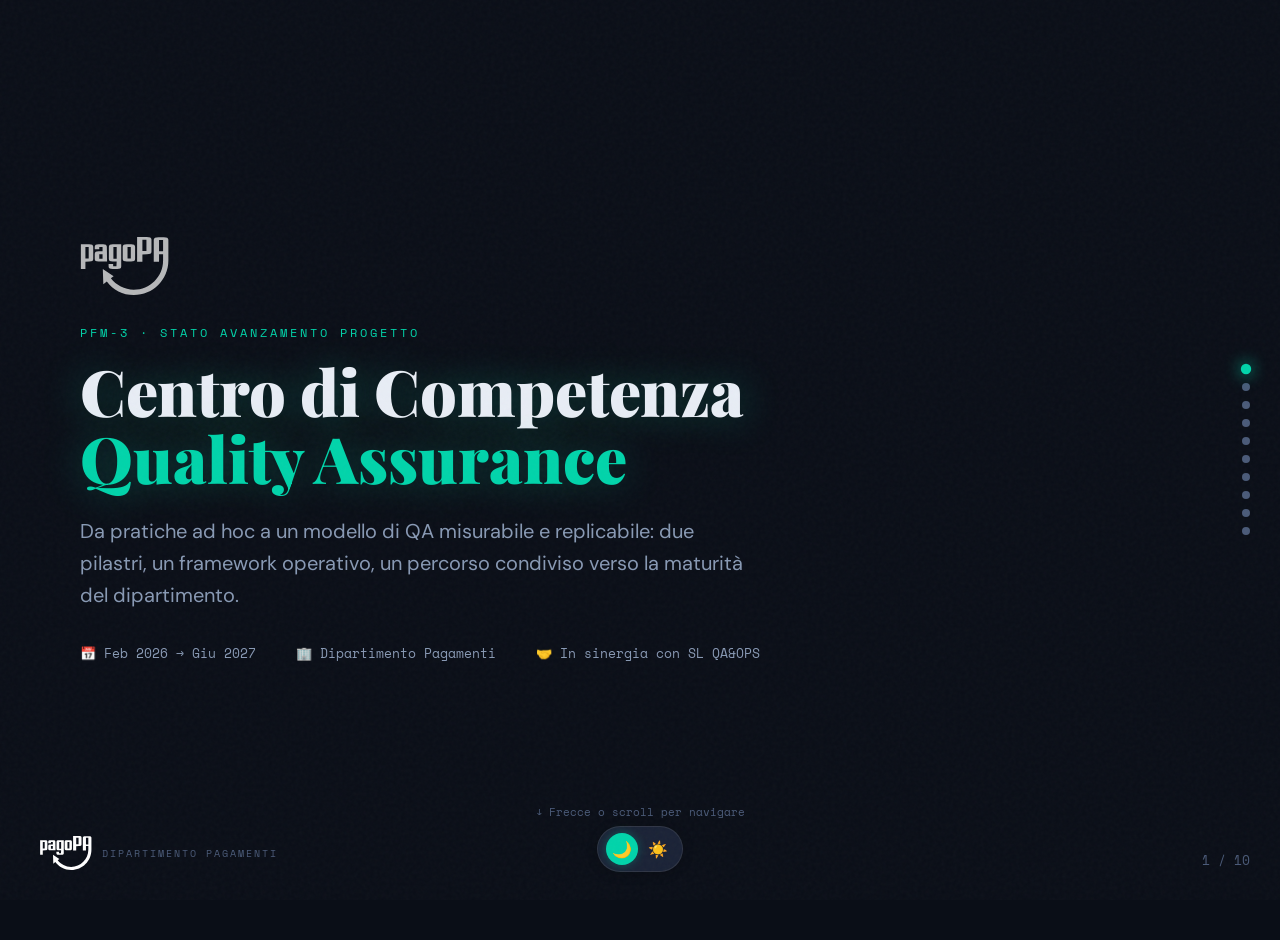
<file: docs/presentazioni/PFM3_QA_Presentation.html>
<!DOCTYPE html>
<html lang="it">
<head>
<meta charset="UTF-8">
<meta name="viewport" content="width=device-width, initial-scale=1.0">
<title>PFM-3 — Centro di Competenza QA</title>
<link href="https://fonts.googleapis.com/css2?family=DM+Sans:ital,opsz,wght@0,9..40,300;0,9..40,400;0,9..40,500;0,9..40,700;1,9..40,400&family=Space+Mono:wght@400;700&family=Playfair+Display:wght@700;900&display=swap" rel="stylesheet">
<style>
:root {
  --bg: #0a0e17;
  --bg2: #111827;
  --surface: #1a2236;
  --surface2: #232d45;
  --teal: #00d4aa;
  --teal-dim: #00856b;
  --cyan: #06b6d4;
  --amber: #f59e0b;
  --red: #ef4444;
  --pink: #ec4899;
  --text: #e8edf5;
  --text-dim: #8899b4;
  --text-muted: #4a5a78;
  --font-display: 'Playfair Display', Georgia, serif;
  --font-body: 'DM Sans', system-ui, sans-serif;
  --font-mono: 'Space Mono', monospace;
  --svg-text: #e8edf5;
  --svg-muted: #8899b4;
  --svg-dc-bg: rgba(255,255,255,0.05);
  --svg-dc-border: rgba(255,255,255,0.18);
}

[data-theme="light"] {
  --bg: #f4f6fa;
  --bg2: #e9ecf2;
  --surface: #ffffff;
  --surface2: #edf0f7;
  --teal: #008c6e;
  --teal-dim: #006b54;
  --cyan: #0891b2;
  --amber: #d97706;
  --red: #dc2626;
  --pink: #db2777;
  --text: #1a1f2e;
  --text-dim: #4b5563;
  --text-muted: #9ca3af;
  --svg-text: #1a1f2e;
  --svg-muted: #6b7280;
  --svg-dc-bg: rgba(0,0,0,0.03);
  --svg-dc-border: rgba(0,0,0,0.18);
}

*, *::before, *::after { box-sizing: border-box; margin: 0; padding: 0; }

html, body {
  width: 100%; height: 100%;
  overflow: hidden;
  background: var(--bg);
  color: var(--text);
  font-family: var(--font-body);
  transition: background-color 0.4s, color 0.4s;
}

/* SLIDE SYSTEM */
.deck { width: 100%; height: 100vh; position: relative; }

.slide {
  position: absolute; inset: 0;
  display: flex; flex-direction: column;
  justify-content: center;
  padding: 60px 80px;
  opacity: 0;
  transform: translateY(40px);
  pointer-events: none;
  transition: opacity 0.7s cubic-bezier(.4,0,.2,1), transform 0.7s cubic-bezier(.4,0,.2,1);
  overflow-y: auto;
}
.slide.active {
  opacity: 1; transform: translateY(0);
  pointer-events: all;
}
.slide.exit-up {
  opacity: 0; transform: translateY(-40px);
}
.slide.exit-down {
  opacity: 0; transform: translateY(40px);
}
.slide.no-transition {
  transition: none !important;
}

/* NOISE TEXTURE OVERLAY */
.deck::before {
  content: '';
  position: fixed; inset: 0;
  background: url("data:image/svg+xml,%3Csvg viewBox='0 0 256 256' xmlns='http://www.w3.org/2000/svg'%3E%3Cfilter id='n'%3E%3CfeTurbulence type='fractalNoise' baseFrequency='0.9' numOctaves='4' stitchTiles='stitch'/%3E%3C/filter%3E%3Crect width='100%25' height='100%25' filter='url(%23n)' opacity='0.03'/%3E%3C/svg%3E");
  pointer-events: none; z-index: 9999;
}

/* PROGRESS BAR */
.progress-bar {
  position: fixed; top: 0; left: 0; height: 3px;
  background: linear-gradient(90deg, var(--teal), var(--cyan));
  z-index: 1000;
  transition: width 0.5s cubic-bezier(.4,0,.2,1);
}

/* NAV INDICATORS */
.nav-dots {
  position: fixed; right: 30px; top: 50%; transform: translateY(-50%);
  display: flex; flex-direction: column; gap: 10px;
  z-index: 1000;
}
.nav-dot {
  width: 8px; height: 8px; border-radius: 50%;
  background: var(--text-muted);
  cursor: pointer;
  transition: all 0.3s;
  border: none;
}
.nav-dot.active {
  background: var(--teal);
  box-shadow: 0 0 12px var(--teal);
  transform: scale(1.3);
}
.nav-dot:hover { background: var(--text-dim); }

/* SLIDE COUNTER */
.slide-counter {
  position: fixed; bottom: 30px; right: 30px;
  font-family: var(--font-mono);
  font-size: 13px;
  color: var(--text-muted);
  z-index: 1000;
}

/* TYPOGRAPHY */
.kicker {
  font-family: var(--font-mono);
  font-size: 12px;
  letter-spacing: 3px;
  text-transform: uppercase;
  color: var(--teal);
  margin-bottom: 16px;
}
h1 {
  font-family: var(--font-display);
  font-weight: 900;
  font-size: clamp(42px, 5vw, 72px);
  line-height: 1.05;
  margin-bottom: 24px;
}
h2 {
  font-family: var(--font-display);
  font-weight: 700;
  font-size: clamp(32px, 3.5vw, 52px);
  line-height: 1.1;
  margin-bottom: 20px;
}
h3 {
  font-family: var(--font-body);
  font-weight: 700;
  font-size: 20px;
  margin-bottom: 8px;
}
.subtitle {
  font-size: 20px;
  color: var(--text-dim);
  line-height: 1.6;
  max-width: 680px;
}
.accent { color: var(--teal); }
.accent-amber { color: var(--amber); }
.accent-pink { color: var(--pink); }

/* GRID LAYOUTS */
.two-col { display: grid; grid-template-columns: 1fr 1fr; gap: 60px; align-items: start; }
.three-col { display: grid; grid-template-columns: repeat(3, 1fr); gap: 30px; }
.five-col { display: grid; grid-template-columns: repeat(5, 1fr); gap: 20px; }

/* CARDS */
.card {
  background: var(--surface);
  border: 1px solid rgba(255,255,255,0.06);
  border-radius: 16px;
  padding: 28px;
  transition: transform 0.3s, border-color 0.3s;
}
.card:hover {
  transform: translateY(-4px);
  border-color: rgba(0,212,170,0.2);
}
.card-icon {
  width: 48px; height: 48px;
  border-radius: 12px;
  display: flex; align-items: center; justify-content: center;
  font-size: 22px;
  margin-bottom: 16px;
}
.card p { color: var(--text-dim); font-size: 14px; line-height: 1.6; }

/* MATURITY GAUGE */
.gauge-row {
  display: flex; align-items: center; gap: 16px;
  margin-bottom: 12px;
}
.gauge-label {
  width: 80px;
  font-family: var(--font-mono);
  font-size: 11px;
  color: var(--text-dim);
  text-align: right;
  flex-shrink: 0;
}
.gauge-track {
  flex: 1; height: 10px;
  background: var(--surface2);
  border-radius: 6px;
  overflow: hidden;
  position: relative;
}
.gauge-fill {
  height: 100%;
  border-radius: 6px;
  transition: width 1.2s cubic-bezier(.4,0,.2,1);
  width: 0;
}
.gauge-value {
  font-family: var(--font-mono);
  font-size: 12px;
  color: var(--text);
  width: 36px;
  text-align: right;
}

/* TAG / BADGE */
.tag {
  display: inline-block;
  padding: 4px 12px;
  border-radius: 20px;
  font-size: 11px;
  font-family: var(--font-mono);
  letter-spacing: 1px;
  text-transform: uppercase;
}
.tag-teal { background: rgba(0,212,170,0.15); color: var(--teal); }
.tag-amber { background: rgba(245,158,11,0.15); color: var(--amber); }
.tag-red { background: rgba(239,68,68,0.15); color: var(--red); }
.tag-pink { background: rgba(236,72,153,0.15); color: var(--pink); }
.tag-cyan { background: rgba(6,182,212,0.15); color: var(--cyan); }

/* BIG NUMBER */
.big-num {
  font-family: var(--font-display);
  font-size: 64px;
  font-weight: 900;
  line-height: 1;
  background: linear-gradient(135deg, var(--teal), var(--cyan));
  -webkit-background-clip: text;
  -webkit-text-fill-color: transparent;
}

/* TIMELINE */
.timeline { position: relative; padding-left: 40px; }
.timeline::before {
  content: '';
  position: absolute; left: 15px; top: 0; bottom: 0;
  width: 2px;
  background: linear-gradient(to bottom, var(--teal), var(--cyan), var(--teal-dim));
}
.tl-item { position: relative; margin-bottom: 28px; }
.tl-item::before {
  content: '';
  position: absolute; left: -33px; top: 6px;
  width: 12px; height: 12px;
  border-radius: 50%;
  background: var(--teal);
  box-shadow: 0 0 10px var(--teal);
}
.tl-item.dim::before { background: var(--text-muted); box-shadow: none; }
.tl-item h4 { font-size: 15px; margin-bottom: 4px; }
.tl-item p { font-size: 13px; color: var(--text-dim); line-height: 1.5; }
.tl-date {
  font-family: var(--font-mono);
  font-size: 11px;
  color: var(--teal);
  margin-bottom: 4px;
}

/* COMPARISON TABLE */
.comp-table {
  width: 100%;
  border-collapse: separate;
  border-spacing: 0;
  font-size: 14px;
}
.comp-table th {
  padding: 14px 18px;
  text-align: left;
  font-family: var(--font-mono);
  font-size: 11px;
  letter-spacing: 2px;
  text-transform: uppercase;
  color: var(--teal);
  border-bottom: 1px solid rgba(255,255,255,0.08);
  background: var(--bg2);
}
.comp-table td {
  padding: 12px 18px;
  border-bottom: 1px solid rgba(255,255,255,0.04);
  color: var(--text-dim);
  vertical-align: top;
  line-height: 1.5;
}
.comp-table tr:hover td { background: rgba(0,212,170,0.03); }

/* PILL GRID */
.pill-grid { display: flex; flex-wrap: wrap; gap: 8px; margin-top: 12px; }
.pill {
  padding: 6px 14px;
  border-radius: 8px;
  font-size: 12px;
  background: var(--surface);
  border: 1px solid rgba(255,255,255,0.06);
  color: var(--text-dim);
}
.pill.done { border-color: var(--teal); color: var(--teal); }
.pill.wip { border-color: var(--amber); color: var(--amber); }

/* STATUS LEGEND */
.status-legend {
  display: flex; align-items: center; gap: 20px;
  font-size: 12px; color: var(--text-muted);
  font-family: var(--font-mono);
  margin-bottom: 16px;
}
.status-legend span {
  display: flex; align-items: center; gap: 6px;
}
.status-dot {
  width: 8px; height: 8px; border-radius: 50%;
  display: inline-block;
}
.status-dot.done { background: var(--teal); }
.status-dot.wip { background: var(--amber); }

/* COVER SPECIFIC */
.cover-meta {
  display: flex; gap: 40px; margin-top: 32px;
  font-family: var(--font-mono); font-size: 13px; color: var(--text-dim);
}
.cover-meta span { display: flex; align-items: center; gap: 8px; }

/* GLOW EFFECTS */
.glow-teal { text-shadow: 0 0 40px rgba(0,212,170,0.3); }
.glow-line {
  width: 60px; height: 3px;
  background: linear-gradient(90deg, var(--teal), transparent);
  margin-bottom: 20px;
  border-radius: 2px;
}

/* SCROLL HINT */
.scroll-hint {
  position: fixed; bottom: 80px; left: 50%;
  transform: translateX(-50%);
  font-family: var(--font-mono);
  font-size: 11px;
  color: var(--text-muted);
  z-index: 1000;
  animation: pulse 2s infinite;
}
@keyframes pulse { 0%,100% { opacity: 0.4; } 50% { opacity: 1; } }

/* PILLAR BOX */
.pillar {
  padding: 36px;
  border-radius: 20px;
  border: 1px solid rgba(255,255,255,0.06);
  position: relative;
  overflow: hidden;
}
.pillar::before {
  content: '';
  position: absolute; top: 0; left: 0; right: 0;
  height: 3px;
}
.pillar-testing { background: linear-gradient(180deg, rgba(0,212,170,0.08), var(--surface)); }
.pillar-testing::before { background: linear-gradient(90deg, var(--teal), var(--cyan)); }
.pillar-data { background: linear-gradient(180deg, rgba(245,158,11,0.08), var(--surface)); }
.pillar-data::before { background: linear-gradient(90deg, var(--amber), var(--pink)); }

/* ACHIEVEMENT COUNTER */
.achievements-grid {
  display: grid;
  grid-template-columns: repeat(4, 1fr);
  gap: 24px;
  margin: 30px 0;
}
.ach-item {
  text-align: center;
  padding: 24px 12px;
  border-radius: 16px;
  background: var(--surface);
  border: 1px solid rgba(255,255,255,0.04);
}
.ach-num {
  font-family: var(--font-display);
  font-size: 42px;
  font-weight: 900;
  background: linear-gradient(135deg, var(--teal), var(--cyan));
  -webkit-background-clip: text;
  -webkit-text-fill-color: transparent;
}
.ach-label {
  font-size: 12px;
  color: var(--text-dim);
  margin-top: 6px;
  line-height: 1.4;
}

/* FADE-IN CHILDREN */
.slide.active .fade-in { animation: fadeInUp 0.6s ease both; }
.fade-in:nth-child(1) { animation-delay: 0.1s; }
.fade-in:nth-child(2) { animation-delay: 0.2s; }
.fade-in:nth-child(3) { animation-delay: 0.3s; }
.fade-in:nth-child(4) { animation-delay: 0.4s; }
.fade-in:nth-child(5) { animation-delay: 0.5s; }
.fade-in:nth-child(6) { animation-delay: 0.6s; }

@keyframes fadeInUp {
  from { opacity: 0; transform: translateY(20px); }
  to { opacity: 1; transform: translateY(0); }
}

/* GAUGE ANIMATION */
.slide.active .gauge-fill { width: var(--w) !important; }

/* SCROLLABLE CONTENT IN SLIDE */
.slide-scroll {
  overflow-y: auto;
  max-height: calc(100vh - 120px);
  padding-right: 20px;
}
.slide-scroll::-webkit-scrollbar { width: 4px; }
.slide-scroll::-webkit-scrollbar-thumb { background: var(--text-muted); border-radius: 4px; }

/* RESPONSIVE */
@media (max-width: 900px) {
  .slide { padding: 30px 24px; }
  .two-col, .three-col, .five-col { grid-template-columns: 1fr; }
  .achievements-grid { grid-template-columns: repeat(2, 1fr); }
  .nav-dots { display: none; }
  h1 { font-size: 36px; }
  h2 { font-size: 28px; }
}

/* LIGHT THEME OVERRIDES */
[data-theme="light"] .deck::before { opacity: 0; }
[data-theme="light"] .glow-teal { text-shadow: none; }
[data-theme="light"] .nav-dot.active { box-shadow: 0 0 8px rgba(0,140,110,0.4); }
[data-theme="light"] .tl-item::before { box-shadow: 0 0 6px rgba(0,140,110,0.3); }
[data-theme="light"] .card {
  border-color: rgba(0,0,0,0.08);
  box-shadow: 0 1px 3px rgba(0,0,0,0.06);
}
[data-theme="light"] .card:hover { border-color: rgba(0,140,110,0.25); }
[data-theme="light"] .comp-table th {
  background: var(--bg2);
  border-bottom-color: rgba(0,0,0,0.1);
}
[data-theme="light"] .comp-table td { border-bottom-color: rgba(0,0,0,0.06); }
[data-theme="light"] .comp-table tr:hover td { background: rgba(0,140,110,0.04); }
[data-theme="light"] .pill { border-color: rgba(0,0,0,0.1); background: var(--bg2); }
[data-theme="light"] .pillar-testing { background: linear-gradient(180deg, rgba(0,140,110,0.06), var(--surface)); }
[data-theme="light"] .pillar-data { background: linear-gradient(180deg, rgba(217,119,6,0.06), var(--surface)); }
[data-theme="light"] .pillar { border-color: rgba(0,0,0,0.08); box-shadow: 0 2px 8px rgba(0,0,0,0.05); }
[data-theme="light"] .ach-item { box-shadow: 0 1px 3px rgba(0,0,0,0.06); border-color: rgba(0,0,0,0.06); }
[data-theme="light"] .flow-step { border-color: rgba(0,0,0,0.1); background: var(--bg2); }
[data-theme="light"] .progress-bar { box-shadow: none; }
[data-theme="light"] .slide-scroll::-webkit-scrollbar-thumb { background: #c4c9d4; }
[data-theme="light"] .big-num,
[data-theme="light"] .ach-num {
  background: linear-gradient(135deg, var(--teal), var(--cyan));
  -webkit-background-clip: text;
  -webkit-text-fill-color: transparent;
}

/* MATURITY BAR */
.maturity-bar {
  margin: 20px 0 28px;
}
.mb-track {
  position: relative;
  display: flex;
  gap: 3px;
  height: 56px;
}
.mb-seg {
  flex: 1;
  position: relative;
  border-radius: 8px;
  overflow: visible;
  cursor: default;
}
.mb-fill {
  width: 100%; height: 14px;
  border-radius: 6px;
  opacity: 0.22;
}
.mb-seg-1 .mb-fill { background: var(--red); }
.mb-seg-2 .mb-fill { background: var(--amber); }
.mb-seg-3 .mb-fill { background: var(--cyan); }
.mb-seg-4 .mb-fill { background: var(--teal); }

.mb-label {
  font-family: var(--font-mono);
  font-size: 11px;
  letter-spacing: 1px;
  color: var(--text-dim);
  margin-top: 8px;
  white-space: nowrap;
}
.mb-range {
  font-family: var(--font-mono);
  font-size: 10px;
  color: var(--text-muted);
  margin-top: 2px;
}

/* Marker */
.mb-marker {
  position: absolute;
  /* 15% into track = end of "Ad Hoc" segment area */
  left: 13%;
  top: 0;
  display: flex;
  flex-direction: column;
  align-items: center;
  pointer-events: none;
  opacity: 0;
  transition: opacity 0.5s 0.6s;
}
.slide.active .mb-marker { opacity: 1; }

.mb-marker-line {
  width: 2px;
  height: 14px;
  background: var(--amber);
  border-radius: 2px;
  position: relative;
}
.mb-marker-line::before {
  content: '';
  position: absolute;
  top: -5px; left: 50%;
  transform: translateX(-50%);
  width: 10px; height: 10px;
  border-radius: 50%;
  background: var(--amber);
  box-shadow: 0 0 10px rgba(245,158,11,0.6);
  animation: markerPulse 2s ease-in-out infinite;
}
@keyframes markerPulse {
  0%,100% { box-shadow: 0 0 6px 2px rgba(245,158,11,0.4); }
  50%      { box-shadow: 0 0 14px 5px rgba(245,158,11,0.2); }
}
.mb-marker-label {
  font-family: var(--font-mono);
  font-size: 10px;
  color: var(--amber);
  margin-top: 24px;
  letter-spacing: 1px;
  white-space: nowrap;
  background: var(--bg);
  padding: 2px 6px;
  border-radius: 4px;
  border: 1px solid rgba(245,158,11,0.3);
}

/* Highlight active segment */
.mb-seg-1 .mb-fill {
  opacity: 0.6;
  background: linear-gradient(90deg, var(--red), var(--amber));
}

.fw-tile-amber {
  border-color: rgba(245,158,11,0.15);
}
.fw-tile-amber:hover {
  border-color: var(--amber);
  background: rgba(245,158,11,0.05);
  box-shadow: 0 8px 24px rgba(245,158,11,0.1);
}
[data-theme="light"] .fw-tile-amber:hover { box-shadow: 0 8px 24px rgba(217,119,6,0.1); }
.fw-tile-amber-featured {
  border-color: rgba(245,158,11,0.3);
  background: rgba(245,158,11,0.06);
}
.fw-tile-amber-featured:hover {
  border-color: var(--amber);
  box-shadow: 0 8px 28px rgba(245,158,11,0.18);
}

/* SINERGIA NEW LAYOUT */
.syn-layout {
  display: grid;
  grid-template-columns: 1fr 160px 1fr;
  grid-template-rows: auto 1fr;
  gap: 0 12px;
  align-items: stretch;
}
/* Headers span top row */
.syn-header {
  display: flex; flex-direction: column;
  align-items: center; justify-content: center;
  padding: 12px 16px; border-radius: 12px 12px 0 0;
  gap: 6px; text-align: center;
}
.syn-header-left  { background: rgba(0,212,170,0.08); border: 1px solid rgba(0,212,170,0.2); border-bottom: none; }
.syn-header-right { background: rgba(99,115,180,0.08); border: 1px solid rgba(99,115,180,0.2); border-bottom: none; }
[data-theme="light"] .syn-header-left  { background: rgba(0,140,110,0.06); }
[data-theme="light"] .syn-header-right { background: rgba(99,115,180,0.06); }

.syn-team-badge {
  width: 42px; height: 42px; border-radius: 10px;
  display: flex; align-items: center; justify-content: center;
  font-family: var(--font-mono); font-weight: 700; font-size: 13px;
}
.syn-team-us   { background: rgba(0,212,170,0.2); color: var(--teal); }
.syn-team-them { background: rgba(99,115,180,0.2); color: #8899cc; }
.syn-team-name { font-size: 12px; font-weight: 600; color: var(--text); line-height: 1.4; }

/* Dims column (center) */
.syn-dims {
  display: flex; flex-direction: column;
  justify-content: stretch;
  grid-column: 2; grid-row: 2;
  border-left: 1px solid rgba(255,255,255,0.06);
  border-right: 1px solid rgba(255,255,255,0.06);
}
[data-theme="light"] .syn-dims { border-color: rgba(0,0,0,0.08); }
.syn-dim {
  flex: 1;
  display: flex; align-items: center; justify-content: center;
  text-align: center;
  font-family: var(--font-mono); font-size: 9px;
  letter-spacing: 0.8px; text-transform: uppercase;
  color: var(--text-muted);
  border-bottom: 1px solid rgba(255,255,255,0.05);
  padding: 0 8px;
  min-height: 36px;
}
[data-theme="light"] .syn-dim { border-bottom-color: rgba(0,0,0,0.06); }
.syn-dim:last-child { border-bottom: none; }
.syn-dim-highlight {
  color: var(--teal);
  background: rgba(0,212,170,0.06);
  font-weight: 700;
}
[data-theme="light"] .syn-dim-highlight { background: rgba(0,140,110,0.05); }

/* Value columns */
.syn-col {
  display: flex; flex-direction: column;
  grid-row: 2;
  border-radius: 0 0 12px 12px;
  overflow: hidden;
}
.syn-col-left  {
  border: 1px solid rgba(0,212,170,0.2); border-top: none;
  background: rgba(0,212,170,0.03);
}
.syn-col-right {
  border: 1px solid rgba(99,115,180,0.2); border-top: none;
  background: rgba(99,115,180,0.03);
}
[data-theme="light"] .syn-col-left  { background: rgba(0,140,110,0.02); }
[data-theme="light"] .syn-col-right { background: rgba(99,115,180,0.02); }

.syn-cell {
  flex: 1; display: flex; align-items: center;
  padding: 0 16px;
  font-size: 12px; color: var(--text-dim);
  border-bottom: 1px solid rgba(255,255,255,0.05);
  min-height: 36px; line-height: 1.35; gap: 6px;
}
[data-theme="light"] .syn-cell { border-bottom-color: rgba(0,0,0,0.06); }
.syn-cell:last-child { border-bottom: none; }
.syn-cell-highlight {
  background: rgba(0,212,170,0.06);
  color: var(--text);
}
.syn-weaker { color: var(--text-muted) !important; }

/* SINERGIA SLIDE */
.sinergia-wrap { display: flex; flex-direction: column; gap: 14px; }
.sinergia-table td, .sinergia-table th { padding: 8px 14px; font-size: 13px; }
.sinergia-table th { padding: 10px 14px; font-size: 10px; }
.ct-dim { color: var(--text) !important; font-weight: 600; font-size: 12px !important; }
.ct-row-highlight td { background: rgba(0,212,170,0.04); }
[data-theme="light"] .ct-row-highlight td { background: rgba(0,140,110,0.04); }

.exchange-badge {
  display: inline-block;
  padding: 2px 8px; border-radius: 4px;
  font-size: 10px; font-family: var(--font-mono);
  font-weight: 700; letter-spacing: 0.5px;
  margin-right: 6px;
  vertical-align: middle;
}
.exchange-origin {
  background: rgba(0,212,170,0.15);
  color: var(--teal);
  border: 1px solid rgba(0,212,170,0.3);
}
.exchange-received {
  background: rgba(99,115,180,0.15);
  color: #8899cc;
  border: 1px solid rgba(99,115,180,0.25);
}

.sinergia-footer {
  display: flex; align-items: center; gap: 14px;
  padding: 10px 18px;
  background: rgba(0,212,170,0.05);
  border-radius: 10px;
  border: 1px solid rgba(0,212,170,0.12);
  font-size: 13px; color: var(--text-dim);
  flex-wrap: wrap;
}
[data-theme="light"] .sinergia-footer { border-color: rgba(0,140,110,0.12); background: rgba(0,140,110,0.04); }

/* SYN PANEL */
.syn-panel {
  display: flex; flex-direction: column; gap: 6px; margin: 10px 0 6px;
}
.syn-row {
  display: flex; align-items: stretch; gap: 0;
}
.syn-col {
  flex: 1; padding: 10px 14px; border-radius: 8px;
  display: flex; flex-direction: column; gap: 5px;
}
.syn-col-pag { background: rgba(0,212,170,0.07); border: 1px solid rgba(0,212,170,0.2); }
.syn-col-send { background: rgba(236,72,153,0.07); border: 1px solid rgba(236,72,153,0.2); }
.syn-col-hdr { font-family: var(--font-mono); font-size: 9px; letter-spacing: 1px; font-weight: 700; text-transform: uppercase; margin-bottom: 3px; }
.syn-col-pag .syn-col-hdr { color: var(--teal); }
.syn-col-send .syn-col-hdr { color: var(--pink); }
.syn-bullet { font-size: 11px; color: var(--text-dim); display: flex; align-items: baseline; gap: 5px; }
.syn-bullet::before { content: '▸'; font-size: 9px; flex-shrink: 0; }
.syn-col-pag .syn-bullet::before { color: var(--teal); }
.syn-col-send .syn-bullet::before { color: var(--pink); }
.syn-plus {
  display: flex; align-items: center; justify-content: center;
  width: 36px; flex-shrink: 0;
  font-size: 20px; font-weight: 700; color: var(--text-muted);
}
.syn-result {
  display: flex; align-items: center; gap: 10px; flex-wrap: wrap;
  padding: 9px 16px; border-radius: 8px;
  background: linear-gradient(90deg, rgba(0,212,170,0.08), rgba(236,72,153,0.08));
  border: 1px solid rgba(255,255,255,0.1);
  font-size: 12px;
}
.syn-result-icon { font-size: 16px; }
.syn-result-text { color: var(--text); flex: 1; line-height: 1.5; }
.syn-result-text strong { color: var(--teal); }
.syn-result-tag {
  font-size: 10px; font-weight: 700; letter-spacing: 0.06em;
  padding: 2px 8px; border-radius: 20px; white-space: nowrap;
  background: rgba(0,212,170,0.12); color: var(--teal); border: 1px solid rgba(0,212,170,0.25);
}
[data-theme="light"] .syn-col-pag { background: rgba(0,140,110,0.05); border-color: rgba(0,140,110,0.18); }
[data-theme="light"] .syn-col-send { background: rgba(190,24,93,0.05); border-color: rgba(190,24,93,0.18); }
[data-theme="light"] .syn-result { background: linear-gradient(90deg, rgba(0,140,110,0.06), rgba(190,24,93,0.06)); border-color: rgba(0,0,0,0.08); }
[data-theme="light"] .syn-result-text strong { color: #007a5a; }
[data-theme="light"] .syn-result-tag { background: rgba(0,140,110,0.1); color: #007a5a; border-color: rgba(0,140,110,0.22); }

/* FRAMEWORK TILE GRID */
.fw-grid {
  display: grid;
  grid-template-columns: repeat(3, 1fr);
  gap: 16px;
  margin-top: 4px;
}
.fw-grid-4 {
  grid-template-columns: repeat(4, 1fr);
  gap: 12px;
}
.fw-tile {
  display: flex;
  align-items: center;
  gap: 16px;
  padding: 20px 22px;
  border-radius: 14px;
  background: var(--surface);
  border: 1px solid rgba(255,255,255,0.06);
  cursor: pointer;
  transition: all 0.25s;
  position: relative;
}
.fw-tile:hover {
  border-color: var(--teal);
  background: rgba(0,212,170,0.05);
  transform: translateY(-3px);
  box-shadow: 0 8px 24px rgba(0,212,170,0.1);
}
.fw-tile-featured {
  border-color: rgba(0,212,170,0.25);
  background: rgba(0,212,170,0.06);
}
.fw-tile-featured:hover {
  border-color: var(--teal);
  box-shadow: 0 8px 28px rgba(0,212,170,0.18);
}
[data-theme="light"] .fw-tile { border-color: rgba(0,0,0,0.08); }
[data-theme="light"] .fw-tile:hover { background: rgba(0,140,110,0.04); border-color: var(--teal); box-shadow: 0 8px 24px rgba(0,140,110,0.1); }
[data-theme="light"] .fw-tile-featured { border-color: rgba(0,140,110,0.25); background: rgba(0,140,110,0.04); }

.fw-tile-icon { font-size: 28px; flex-shrink: 0; line-height: 1; }
.fw-tile-body { flex: 1; min-width: 0; }
.fw-tile-title {
  font-size: 15px; font-weight: 700;
  color: var(--text); margin-bottom: 4px;
}
.fw-tile-sub {
  font-size: 12px; color: var(--text-muted);
  line-height: 1.4; font-family: var(--font-mono);
}
.fw-tile-arrow {
  font-size: 16px; color: var(--text-muted);
  transition: color 0.2s, transform 0.2s;
  flex-shrink: 0;
}
.fw-tile:hover .fw-tile-arrow { color: var(--teal); transform: translate(2px, -2px); }

/* FLOW TRIGGER BUTTON */
.flow-trigger {
  display: flex; align-items: center; gap: 16px;
  padding: 16px 20px;
  border-radius: 12px;
  background: var(--surface2);
  border: 1px solid rgba(0,212,170,0.2);
  cursor: pointer;
  transition: all 0.3s;
  margin-bottom: 8px;
}
.flow-trigger:hover {
  background: rgba(0,212,170,0.06);
  border-color: var(--teal);
  box-shadow: 0 4px 20px rgba(0,212,170,0.12);
  transform: translateY(-2px);
}
[data-theme="light"] .flow-trigger { border-color: rgba(0,140,110,0.25); }
[data-theme="light"] .flow-trigger:hover { background: rgba(0,140,110,0.04); border-color: var(--teal); }
.flow-trigger-icon {
  width: 40px; height: 40px; border-radius: 50%;
  background: rgba(0,212,170,0.15);
  display: flex; align-items: center; justify-content: center;
  font-size: 16px; color: var(--teal); flex-shrink: 0;
}
.flow-trigger-body {
  flex: 1;
  display: flex; flex-direction: column; gap: 3px;
}
.flow-trigger-body strong { font-size: 15px; }
.flow-trigger-body span { font-size: 12px; color: var(--text-muted); font-family: var(--font-mono); }
.flow-trigger-hint {
  font-size: 11px; color: var(--text-muted);
  font-family: var(--font-mono); flex-shrink: 0;
}

/* FLOW DIAGRAM MODAL */
.flow-modal-overlay {
  position: fixed; inset: 0;
  background: rgba(0,0,0,0.75);
  backdrop-filter: blur(12px);
  -webkit-backdrop-filter: blur(12px);
  z-index: 2500;
  display: flex; align-items: center; justify-content: center;
  padding: 30px;
  opacity: 0; pointer-events: none;
  transition: opacity 0.3s;
}
.flow-modal-overlay.open { opacity: 1; pointer-events: all; }
.flow-modal-box {
  background: var(--bg2);
  border: 1px solid rgba(255,255,255,0.08);
  border-radius: 20px;
  padding: 36px 40px 28px;
  width: 100%; max-width: 940px;
  max-height: 90vh; overflow-y: auto;
  position: relative;
  transform: translateY(24px) scale(0.97);
  transition: transform 0.35s cubic-bezier(.4,0,.2,1);
  box-shadow: 0 32px 80px rgba(0,0,0,0.5);
}
[data-theme="light"] .flow-modal-box {
  border-color: rgba(0,0,0,0.1);
  box-shadow: 0 32px 80px rgba(0,0,0,0.15);
}
.flow-modal-overlay.open .flow-modal-box { transform: translateY(0) scale(1); }

/* Step description bar */
.fm-step-desc {
  display: flex; align-items: center; gap: 16px;
  margin-bottom: 28px;
  min-height: 44px;
}
.fm-step-num {
  font-family: var(--font-mono); font-size: 11px;
  color: var(--teal); letter-spacing: 2px;
  flex-shrink: 0;
}
.fm-step-label {
  font-size: 16px; font-weight: 600; color: var(--text);
  transition: opacity 0.3s;
}

/* Diagram wrap */
.fd-wrap { display: flex; flex-direction: column; gap: 10px; }

.fd-mc-row, .fd-header-row, .fd-row {
  display: flex; align-items: center; gap: 10px;
}
.fd-lbl-gap { width: 80px; flex-shrink: 0; }
.fd-harrow-gap { width: 32px; flex-shrink: 0; }

.fd-mc-bar {
  flex: 1; text-align: center;
  padding: 5px 12px; border-radius: 6px;
  border: 1px dashed rgba(6,182,212,0.35);
  color: var(--cyan); font-family: var(--font-mono);
  font-size: 10px; letter-spacing: 1.5px;
  overflow: hidden; white-space: nowrap;
}

.fd-ph {
  flex: 1; text-align: center;
  padding: 8px 6px; border-radius: 8px;
  font-family: var(--font-mono); font-size: 11px;
  letter-spacing: 2px; font-weight: 700;
}
.fd-init  { background: rgba(99,115,180,0.18); color: #8899cc; }
.fd-plan  { background: rgba(6,182,212,0.14); color: var(--cyan); }
.fd-exec  { background: rgba(0,212,170,0.14); color: var(--teal); }
.fd-close { background: rgba(245,158,11,0.14); color: var(--amber); }

.fd-track-lbl {
  width: 80px; flex-shrink: 0;
  font-family: var(--font-mono); font-size: 10px;
  color: var(--text-muted); text-align: right;
  line-height: 1.5; padding-right: 4px;
  text-transform: uppercase; letter-spacing: 1px;
}
.fd-qa-lbl { color: var(--teal); }

.fd-col {
  flex: 1; display: flex; flex-direction: column;
  align-items: center; gap: 5px;
}
.fd-col-empty { flex: 1; }

.fd-harrow {
  width: 32px; flex-shrink: 0;
  text-align: center; font-size: 22px;
  color: var(--text-muted);
}

.fd-node {
  width: 100%; padding: 10px 12px;
  border-radius: 10px; font-size: 12px;
  text-align: center; line-height: 1.45;
  background: rgba(255,255,255,0.04);
  border: 1px solid rgba(255,255,255,0.08);
  color: var(--text);
}
[data-theme="light"] .fd-node { background: rgba(0,0,0,0.03); border-color: rgba(0,0,0,0.1); }

.fd-node small { display: block; font-size: 10px; opacity: 0.65; margin-top: 2px; }
.fd-sprint  { background: rgba(6,182,212,0.1) !important; border-color: rgba(6,182,212,0.25) !important; }
.fd-qa      { background: rgba(0,212,170,0.08) !important; border-color: rgba(0,212,170,0.2) !important; }
.fd-gate    {
  background: rgba(245,158,11,0.1) !important;
  border-color: rgba(245,158,11,0.35) !important;
  color: var(--amber) !important; font-weight: 700;
  font-size: 13px !important;
}
.fd-qa-gate {
  background: rgba(0,212,170,0.1) !important;
  border-color: rgba(0,212,170,0.35) !important;
  color: var(--teal) !important; font-weight: 700;
  font-size: 18px !important; padding: 16px !important;
}

.fd-down { color: var(--text-muted); font-size: 16px; }
.fd-divider { height: 1px; background: rgba(255,255,255,0.06); margin: 4px 0; }
[data-theme="light"] .fd-divider { background: rgba(0,0,0,0.08); }

/* Flow item visibility */
.flow-item {
  opacity: 0;
  transform: scale(0.85) translateY(6px);
  transition: opacity 0.4s ease, transform 0.4s cubic-bezier(.34,1.4,.64,1);
}
.flow-item.fi-visible { opacity: 1 !important; transform: scale(1) translateY(0) !important; }

/* Gate pulse when visible */
.fd-gate.fi-visible  { animation: gatePulseAmber 2.5s ease-in-out infinite 0.5s; }
.fd-qa-gate.fi-visible { animation: gatePulseTeal 2.5s ease-in-out infinite 0.7s; }
@keyframes gatePulseAmber {
  0%,100% { box-shadow: 0 0 0 0 rgba(245,158,11,0); }
  50%      { box-shadow: 0 0 18px 4px rgba(245,158,11,0.25); }
}
@keyframes gatePulseTeal {
  0%,100% { box-shadow: 0 0 0 0 rgba(0,212,170,0); }
  50%      { box-shadow: 0 0 18px 4px rgba(0,212,170,0.25); }
}

/* Navigation */
.fm-nav {
  display: flex; align-items: center; justify-content: space-between;
  margin-top: 28px; padding-top: 20px;
  border-top: 1px solid rgba(255,255,255,0.06);
}
[data-theme="light"] .fm-nav { border-top-color: rgba(0,0,0,0.08); }
.fm-btn {
  padding: 10px 24px; border-radius: 10px;
  border: 1px solid rgba(128,128,128,0.2);
  font-family: var(--font-body); font-size: 14px;
  font-weight: 600; cursor: pointer; transition: all 0.2s;
}
.fm-btn:disabled { opacity: 0.3; cursor: not-allowed; }
.fm-btn-sec { background: transparent; color: var(--text-dim); }
.fm-btn-sec:not(:disabled):hover { border-color: var(--text-dim); color: var(--text); }
.fm-btn-pri { background: var(--teal); color: #000; border-color: var(--teal); }
.fm-btn-pri:not(:disabled):hover { opacity: 0.85; }

.fm-steps-track { display: flex; gap: 8px; align-items: center; }
.fm-step-dot {
  width: 8px; height: 8px; border-radius: 50%;
  background: var(--text-muted); transition: all 0.3s;
}
.fm-step-dot.active {
  background: var(--teal); width: 24px; border-radius: 4px;
  box-shadow: 0 0 8px rgba(0,212,170,0.4);
}

/* DQ SOLUTION DIAGRAM */
.dqs-arch { display:flex; flex-direction:column; gap:8px; }
.dqs-top-row { display:flex; align-items:stretch; gap:0; }
.dqs-zone-src { display:flex; flex-direction:column; gap:4px; justify-content:center; padding:8px; background:rgba(100,116,139,0.08); border:1.5px solid rgba(100,116,139,0.2); border-radius:8px; flex-shrink:0; }
.dqs-zone-hdr { font-family:var(--font-mono); font-size:9px; letter-spacing:1.2px; color:var(--text-muted); text-transform:uppercase; margin-bottom:4px; text-align:center; }
.dqs-src-box { background:rgba(59,130,246,0.15); border:1.5px solid rgba(59,130,246,0.3); border-radius:5px; padding:4px 8px; font-size:10px; font-weight:600; color:#93c5fd; text-align:center; white-space:nowrap; }
.dqs-harr { display:flex; align-items:center; justify-content:center; padding:0 8px; font-size:18px; color:var(--text-muted); flex-shrink:0; align-self:center; }
.dqs-zone-ingest { display:flex; flex-direction:column; gap:4px; padding:8px; background:rgba(59,130,246,0.07); border:1.5px solid rgba(59,130,246,0.2); border-radius:8px; flex-shrink:0; }
.dqs-zone-subhdr { font-family:var(--font-mono); font-size:8px; color:rgba(147,197,253,0.5); text-align:center; margin-bottom:2px; }
.dqs-hub-box { background:rgba(59,130,246,0.15); border:1px solid rgba(59,130,246,0.35); border-radius:5px; padding:3px 8px; font-size:10px; color:#93c5fd; display:flex; align-items:center; justify-content:space-between; gap:6px; }
.dqs-hub-diamond { opacity:0.6; }
.dqs-ingest-arr { display:flex; flex-direction:column; justify-content:space-evenly; padding:0 6px; flex-shrink:0; }
.dqs-ingest-lbl { font-size:9px; color:var(--text-muted); font-family:var(--font-mono); white-space:nowrap; }
.dqs-zone-lake { display:flex; flex-direction:column; gap:6px; padding:10px 12px; background:rgba(220,180,60,0.07); border:1.5px solid rgba(220,180,60,0.22); border-radius:8px; flex:1; position:relative; }
.dqs-lake-hdr { color:var(--amber); }
.dqs-lake-inner { display:flex; align-items:flex-start; gap:5px; }
.dqs-lake-col { display:flex; flex-direction:column; gap:3px; }
.dqs-col-hdr { font-family:var(--font-mono); font-size:9px; letter-spacing:0.8px; margin-bottom:3px; text-align:center; }
.dqs-entity { border-radius:5px; padding:3px 7px; font-size:10px; font-weight:600; text-align:center; border:1.5px solid; white-space:nowrap; }
.dqs-entity-bronze { background:rgba(180,120,40,0.15); border-color:rgba(180,120,40,0.4); color:#fbbf24; }
.dqs-entity-silver { background:rgba(148,163,184,0.12); border-color:rgba(148,163,184,0.3); color:#cbd5e1; }
.dqs-entity-gold   { background:rgba(161,140,40,0.18); border-color:rgba(161,140,40,0.4); color:#fde68a; }
.dqs-dc-badge { font-size:8px; color:rgba(251,191,36,0.8); background:rgba(251,191,36,0.07); border:1px solid rgba(251,191,36,0.18); border-radius:4px; padding:2px 5px; text-align:center; }
.dqs-dedup-arr { display:flex; flex-direction:column; justify-content:space-evenly; padding:0 3px; color:var(--text-muted); font-size:8px; font-family:var(--font-mono); align-self:stretch; padding-top:18px; }
.dqs-check-down { color:var(--red); font-size:8px; font-family:var(--font-mono); font-weight:700; text-align:center; margin-top:4px; }
.dqs-gold-col { border:1.5px dashed rgba(245,158,11,0.3); border-radius:7px; padding:6px 8px; background:rgba(245,158,11,0.04); }
.dqs-gold-badge { font-size:8px; color:var(--amber); background:rgba(245,158,11,0.1); border:1px solid rgba(245,158,11,0.3); border-radius:5px; padding:3px 6px; text-align:center; line-height:1.3; margin-bottom:5px; }
.dqs-dqf-bar { background:rgba(239,68,68,0.1); border:1.5px solid rgba(239,68,68,0.35); border-radius:7px; padding:8px 16px; display:flex; align-items:center; justify-content:center; gap:12px; }
.dqs-dqf-title { font-size:12px; font-weight:700; color:#fca5a5; }
.dqs-dqf-tech { font-size:11px; color:var(--text-muted); }
.dqs-cloudera-badge { position:absolute; top:6px; right:8px; font-family:var(--font-display); font-size:11px; font-weight:700; color:var(--amber); background:rgba(245,158,11,0.08); border:1.5px solid rgba(245,158,11,0.28); border-radius:5px; padding:2px 8px; }
.dqs-bottom-row { display:flex; align-items:center; gap:8px; }
.dqs-results-row { display:flex; align-items:center; gap:8px; flex:1; }
.dqs-storage-box { background:rgba(245,158,11,0.08); border:1.5px solid rgba(245,158,11,0.25); border-radius:7px; padding:6px 10px; font-size:10px; color:#fde68a; text-align:center; flex-shrink:0; }
.dqs-res-lbl { font-size:9px; color:var(--text-muted); font-family:var(--font-mono); white-space:nowrap; flex-shrink:0; }
.dqs-obs-bar { background:rgba(59,130,246,0.1); border:1.5px solid rgba(59,130,246,0.28); border-radius:7px; padding:7px 14px; flex:1; display:flex; align-items:center; gap:8px; }
.dqs-obs-title { font-size:11px; font-weight:600; color:#93c5fd; white-space:nowrap; }
.dqs-alerts-col { display:flex; flex-direction:column; gap:3px; align-items:center; flex-shrink:0; }
.dqs-alert-box { background:rgba(16,185,129,0.1); border:1.5px solid rgba(16,185,129,0.28); border-radius:6px; padding:4px 10px; font-size:10px; color:#6ee7b7; text-align:center; white-space:nowrap; }
.dqs-slack-box { background:rgba(76,0,130,0.12); border:1.5px solid rgba(150,70,200,0.25); border-radius:6px; padding:3px 10px; font-size:10px; color:#c4b5fd; text-align:center; }
.dqs-notes { display:flex; gap:8px; flex-wrap:wrap; }
.dqs-note { font-size:10px; color:var(--text-muted); background:rgba(239,68,68,0.06); border:1px solid rgba(239,68,68,0.14); border-radius:6px; padding:5px 9px; line-height:1.5; flex:1; min-width:120px; }
.dqs-item { opacity:0; transform:translateY(12px); transition:opacity 0.45s ease, transform 0.45s ease; }
.dqs-item.dqs-visible { opacity:1; transform:translateY(0); }
[data-theme="light"] .dqs-zone-src { background:rgba(100,116,139,0.05); border-color:rgba(100,116,139,0.18); }
[data-theme="light"] .dqs-zone-ingest { background:rgba(59,130,246,0.04); border-color:rgba(59,130,246,0.18); }
[data-theme="light"] .dqs-zone-lake { background:rgba(220,180,60,0.04); border-color:rgba(180,140,0,0.18); }
[data-theme="light"] .dqs-zone-subhdr { color:rgba(37,99,235,0.65); }
[data-theme="light"] .dqs-src-box { background:rgba(37,99,235,0.08); border-color:rgba(37,99,235,0.25); color:#1d4ed8; }
[data-theme="light"] .dqs-hub-box { background:rgba(37,99,235,0.07); border-color:rgba(37,99,235,0.22); color:#1d4ed8; }
[data-theme="light"] .dqs-entity-bronze { background:rgba(146,64,14,0.08); border-color:rgba(146,64,14,0.25); color:#92400e; }
[data-theme="light"] .dqs-entity-silver { background:rgba(71,85,105,0.08); border-color:rgba(71,85,105,0.22); color:#475569; }
[data-theme="light"] .dqs-entity-gold   { background:rgba(120,90,0,0.08); border-color:rgba(120,90,0,0.22); color:#78530a; }
[data-theme="light"] .dqs-dc-badge { background:rgba(146,64,14,0.05); border-color:rgba(146,64,14,0.2); color:#92400e; }
[data-theme="light"] .dqs-gold-badge { background:rgba(120,80,0,0.07); border-color:rgba(120,80,0,0.2); color:#78530a; }
[data-theme="light"] .dqs-check-down { color:#dc2626; }
[data-theme="light"] .dqs-gold-col { border-color:rgba(120,80,0,0.2); background:rgba(120,80,0,0.03); }
[data-theme="light"] .dqs-dqf-bar { background:rgba(185,28,28,0.06); border-color:rgba(185,28,28,0.2); }
[data-theme="light"] .dqs-dqf-title { color:#b91c1c; }
[data-theme="light"] .dqs-dqf-tech { color:#475569; }
[data-theme="light"] .dqs-storage-box { background:rgba(120,80,0,0.06); border-color:rgba(120,80,0,0.2); color:#78530a; }
[data-theme="light"] .dqs-obs-bar { background:rgba(29,78,216,0.06); border-color:rgba(29,78,216,0.2); }
[data-theme="light"] .dqs-obs-title { color:#1d4ed8; }
[data-theme="light"] .dqs-alert-box { background:rgba(4,120,87,0.07); border-color:rgba(4,120,87,0.2); color:#065f46; }
[data-theme="light"] .dqs-slack-box { background:rgba(76,0,130,0.06); border-color:rgba(109,40,217,0.2); color:#6d28d9; }
[data-theme="light"] .dqs-cloudera-badge { background:rgba(249,103,2,0.08); border-color:rgba(249,103,2,0.28); color:#c2410c; }
[data-theme="light"] .dqs-note { background:rgba(185,28,28,0.04); border-color:rgba(185,28,28,0.12); }

/* TMM MATRIX */
.tmm-table { border-collapse:collapse; width:100%; min-width:580px; font-family:var(--font-mono); font-size:9px; }
.tmm-table th, .tmm-table td { padding:2px 3px; text-align:center; border-bottom:1px solid rgba(255,255,255,0.04); }
.tmm-table td.tmm-name { text-align:left; padding:2px 7px; color:var(--text-dim); white-space:nowrap; font-family:var(--font-body); font-size:10px; }
.tmm-table td.tmm-id { color:var(--text-muted); min-width:22px; }
.tmm-c0 { background:rgba(245,158,11,0.07); }
.tmm-c1 { background:rgba(6,182,212,0.04); }
.tmm-c2 { background:rgba(0,212,170,0.04); }
.tmm-c3 { background:rgba(236,72,153,0.04); }
.tmm-ltr { display:inline-block; width:10px; height:10px; border-radius:2px; font-size:0; vertical-align:middle; }
.tmm-c0 .tmm-ltr { background:var(--amber); }
.tmm-c1 .tmm-ltr { background:var(--cyan); }
.tmm-c2 .tmm-ltr { background:var(--teal); }
.tmm-c3 .tmm-ltr { background:var(--pink); }
.tmm-picco { background:var(--teal) !important; box-shadow:0 0 6px rgba(0,212,170,0.5); border-radius:2px; padding:0; }
.tmm-row-picco td.tmm-name { color:var(--teal); font-weight:600; }
.tmm-row-picco td.tmm-id { color:var(--teal); }
[data-theme="light"] .tmm-table th, [data-theme="light"] .tmm-table td { border-bottom-color:rgba(0,0,0,0.05); }
[data-theme="light"] .tmm-c0 { background:rgba(245,158,11,0.09); }
[data-theme="light"] .tmm-c1 { background:rgba(6,182,212,0.06); }
[data-theme="light"] .tmm-c2 { background:rgba(0,212,170,0.06); }
[data-theme="light"] .tmm-c3 { background:rgba(236,72,153,0.06); }

/* QADRO MODAL */
.qadro-notice {
  padding: 10px 16px; border-radius: 10px; margin-bottom: 16px;
  background: rgba(6,182,212,0.08); border: 1px solid rgba(6,182,212,0.2);
  font-size: 12px; color: var(--text-dim); line-height: 1.6;
}
.qadro-notice strong { color: var(--cyan); }
[data-theme="light"] .qadro-notice { background: rgba(8,145,178,0.05); }

.qadro-acronym {
  display: flex; align-items: center; justify-content: center;
  gap: 4px; margin-bottom: 18px;
  padding: 12px 16px; border-radius: 10px;
  background: var(--surface2);
}
.qadro-letter { display: flex; flex-direction: column; align-items: center; gap: 2px; }
.ql-big { font-family: var(--font-display); font-size: 26px; font-weight: 900; color: var(--teal); line-height: 1; }
.ql-small { font-size: 9px; color: var(--text-muted); font-family: var(--font-mono); letter-spacing: 0.5px; white-space: nowrap; }
.qadro-arrow-h { font-size: 16px; color: var(--text-muted); padding: 0 4px; }

.qadro-cats { display: grid; grid-template-columns: repeat(4, 1fr); gap: 8px; margin-bottom: 14px; }
.qadro-cat {
  padding: 12px 14px; border-radius: 10px; cursor: pointer;
  border: 1px solid rgba(255,255,255,0.07);
  background: var(--surface); transition: all 0.2s; text-align: center;
}
[data-theme="light"] .qadro-cat { border-color: rgba(0,0,0,0.08); }
.qadro-cat:hover { border-color: var(--teal); }
.qadro-cat-active { border-color: var(--teal) !important; background: rgba(0,212,170,0.07) !important; }
.qadro-cat-pct { font-family: var(--font-display); font-size: 28px; font-weight: 900; color: var(--teal); line-height: 1; }
.qadro-cat-name { font-size: 11px; color: var(--text-dim); margin-top: 4px; line-height: 1.35; }
.qadro-cat-min { font-family: var(--font-mono); font-size: 9px; color: var(--text-muted); margin-top: 4px; }

.qadro-detail-panel {
  background: var(--surface); border: 1px solid rgba(255,255,255,0.07);
  border-radius: 10px; padding: 14px 16px; min-height: 100px;
  margin-bottom: 12px;
}
[data-theme="light"] .qadro-detail-panel { border-color: rgba(0,0,0,0.08); }
.qadro-criterion {
  display: flex; align-items: flex-start; gap: 10px;
  padding: 7px 0; border-bottom: 1px solid rgba(255,255,255,0.04);
  font-size: 12px; color: var(--text-dim); line-height: 1.5;
}
[data-theme="light"] .qadro-criterion { border-bottom-color: rgba(0,0,0,0.05); }
.qadro-criterion:last-child { border-bottom: none; }
.qadro-crit-dot {
  width: 6px; height: 6px; border-radius: 50%; background: var(--teal);
  flex-shrink: 0; margin-top: 5px;
}

.qadro-blockers {
  display: flex; align-items: center; gap: 10px; flex-wrap: wrap;
  padding: 8px 14px; border-radius: 8px;
  background: rgba(239,68,68,0.07); border: 1px solid rgba(239,68,68,0.2);
  font-size: 11px; color: var(--text-dim);
}
.qadro-blocker-label { color: var(--red); font-weight: 700; font-family: var(--font-mono); font-size: 10px; flex-shrink: 0; }

/* READINESS MODAL */
.rdns-phase-desc { font-size: 12px; color: var(--text-muted); margin-bottom: 12px; font-style: italic; }
.rdns-tabs { display: flex; gap: 6px; margin-bottom: 18px; flex-wrap: wrap; }
.rdns-tab {
  padding: 8px 16px; border-radius: 8px; border: 1px solid rgba(255,255,255,0.08);
  background: transparent; color: var(--text-muted); font-family: var(--font-body);
  font-size: 13px; cursor: pointer; transition: all 0.2s;
}
.rdns-tab:hover { border-color: var(--teal); color: var(--text); }
.rdns-tab.active { background: rgba(0,212,170,0.1); border-color: var(--teal); color: var(--teal); }
[data-theme="light"] .rdns-tab { border-color: rgba(0,0,0,0.1); }

.rdns-section { font-family: var(--font-mono); font-size: 10px; letter-spacing: 1.5px; color: var(--text-muted); text-transform: uppercase; margin-top: 4px; padding-bottom: 4px; border-bottom: 1px solid rgba(255,255,255,0.05); }
[data-theme="light"] .rdns-section { border-bottom-color: rgba(0,0,0,0.07); }
.rdns-checklist { display: flex; flex-direction: column; gap: 4px; }
.rdns-item {
  display: flex; align-items: center; gap: 12px; padding: 9px 12px;
  border-radius: 8px; cursor: pointer; transition: background 0.2s; font-size: 13px; color: var(--text-dim);
}
.rdns-item:hover { background: rgba(0,212,170,0.05); }
.rdns-item.checked { color: var(--teal); }
.rdns-check { font-size: 16px; flex-shrink: 0; transition: transform 0.2s; }
.rdns-item.checked .rdns-check { transform: scale(1.2); }

.rdns-progress-row { display: flex; align-items: center; gap: 12px; margin-top: 16px; }
.rdns-progress-bar { flex: 1; height: 8px; background: var(--surface2); border-radius: 4px; overflow: hidden; }
.rdns-progress-fill { height: 100%; background: linear-gradient(90deg, var(--teal), var(--cyan)); border-radius: 4px; transition: width 0.5s cubic-bezier(.4,0,.2,1); }
.rdns-progress-label { font-family: var(--font-mono); font-size: 12px; color: var(--teal); flex-shrink: 0; }

.rdns-gherkin-grid { display: grid; grid-template-columns: 1fr 1fr; gap: 10px; margin-bottom: 16px; }
.rdns-gherkin-rule { padding: 12px 14px; border-radius: 10px; background: var(--surface); border: 1px solid rgba(255,255,255,0.06); }
[data-theme="light"] .rdns-gherkin-rule { border-color: rgba(0,0,0,0.08); }
.rdns-gherkin-label { font-size: 11px; color: var(--text-muted); font-family: var(--font-mono); margin-bottom: 4px; }
.rdns-gherkin-val { font-size: 13px; color: var(--text); }
.rdns-gherkin-val code { font-family: var(--font-mono); font-size: 12px; color: var(--cyan); background: rgba(6,182,212,0.1); padding: 1px 5px; border-radius: 4px; }
.rdns-gherkin-example { background: var(--surface); border: 1px solid rgba(255,255,255,0.06); border-radius: 10px; padding: 14px 16px; }
[data-theme="light"] .rdns-gherkin-example { border-color: rgba(0,0,0,0.08); }
.rdns-gherkin-ex-label { font-family: var(--font-mono); font-size: 10px; color: var(--text-muted); letter-spacing: 1px; margin-bottom: 10px; }
.rdns-code { font-family: var(--font-mono); font-size: 12px; color: var(--text-dim); line-height: 1.8; margin: 0; white-space: pre; }

.rdns-release-flow { display: flex; align-items: center; gap: 8px; flex-wrap: wrap; margin-top: 8px; }
.rdns-rflow-step { flex: 1; min-width: 140px; display: flex; gap: 12px; align-items: flex-start; padding: 14px; border-radius: 12px; background: var(--surface); border: 1px solid rgba(255,255,255,0.06); }
[data-theme="light"] .rdns-rflow-step { border-color: rgba(0,0,0,0.08); }
.rdns-rflow-gate { border-color: rgba(0,212,170,0.2); background: rgba(0,212,170,0.04); }
.rdns-rflow-num { width: 28px; height: 28px; border-radius: 50%; background: rgba(255,255,255,0.08); display: flex; align-items: center; justify-content: center; font-family: var(--font-mono); font-size: 12px; font-weight: 700; color: var(--text-muted); flex-shrink: 0; }
.rdns-rflow-title { font-size: 13px; font-weight: 700; color: var(--text); margin-bottom: 4px; }
.rdns-rflow-desc { font-size: 11px; color: var(--text-muted); line-height: 1.4; }
.rdns-rflow-arr { font-size: 20px; color: var(--text-muted); flex-shrink: 0; }

/* CONTROLLI MODAL */
.ctrl-grid {
  display: grid;
  grid-template-columns: repeat(3, 1fr);
  gap: 14px;
  margin-bottom: 16px;
}
.ctrl-card {
  border-radius: 14px;
  padding: 18px;
  border: 1px solid rgba(255,255,255,0.07);
  background: var(--surface);
  display: flex; flex-direction: column; gap: 12px;
}
[data-theme="light"] .ctrl-card { border-color: rgba(0,0,0,0.08); }
.ctrl-puntuale { border-color: rgba(0,212,170,0.2); background: rgba(0,212,170,0.03); }
.ctrl-intra    { border-color: rgba(6,182,212,0.2); background: rgba(6,182,212,0.03); }
.ctrl-cross    { border-color: rgba(236,72,153,0.2); background: rgba(236,72,153,0.03); }

.ctrl-card-header { display: flex; justify-content: space-between; align-items: center; }
.ctrl-badge {
  font-family: var(--font-mono); font-size: 10px; letter-spacing: 1px;
  text-transform: uppercase; padding: 3px 10px; border-radius: 6px;
  border: 1px solid; font-weight: 700;
}
.ctrl-icon { font-size: 22px; }
.ctrl-desc { font-size: 12px; color: var(--text-dim); line-height: 1.5; }
.ctrl-desc strong { color: var(--text); }

.ctrl-examples { display: flex; flex-direction: column; gap: 8px; }
.ctrl-example {
  background: var(--bg2); border-radius: 8px; padding: 9px 11px;
  border: 1px solid rgba(255,255,255,0.05);
}
[data-theme="light"] .ctrl-example { background: var(--bg); border-color: rgba(0,0,0,0.07); }

.ctrl-ex-anim {
  opacity: 0; transform: translateY(6px);
  animation: ctrlFadeIn 0.4s ease forwards;
}
@keyframes ctrlFadeIn {
  to { opacity: 1; transform: translateY(0); }
}

.ctrl-ex-header {
  display: flex; align-items: center; gap: 6px; margin-bottom: 5px; flex-wrap: wrap;
}
.ctrl-entity {
  font-family: var(--font-mono); font-size: 10px; font-weight: 700;
  padding: 2px 6px; border-radius: 4px;
  background: rgba(255,255,255,0.07); color: var(--text);
}
[data-theme="light"] .ctrl-entity { background: rgba(0,0,0,0.06); }
.ctrl-field {
  font-family: var(--font-mono); font-size: 10px; color: var(--text-muted);
  flex: 1;
}
.ctrl-result {
  font-family: var(--font-mono); font-size: 10px; font-weight: 700;
  padding: 2px 7px; border-radius: 5px; flex-shrink: 0;
}
.ctrl-pass { background: rgba(0,212,170,0.15); color: var(--teal); }
.ctrl-warn { background: rgba(245,158,11,0.15); color: var(--amber); }
.ctrl-fail { background: rgba(239,68,68,0.15); color: var(--red); }

.ctrl-ex-rule {
  font-family: var(--font-mono); font-size: 10px; color: var(--cyan);
  margin-bottom: 3px;
}
.ctrl-ex-val { font-size: 11px; color: var(--text-muted); }
.ctrl-ex-val code {
  font-family: var(--font-mono); font-size: 10px;
  background: rgba(255,255,255,0.06); padding: 1px 4px; border-radius: 3px; color: var(--text);
}
[data-theme="light"] .ctrl-ex-val code { background: rgba(0,0,0,0.06); }

.ctrl-legend {
  display: flex; align-items: center; gap: 8px; flex-wrap: wrap;
  padding: 10px 14px; border-radius: 10px;
  background: var(--surface2); font-size: 12px;
}

/* ARCHITECTURE DIAGRAM */
.arch-diagram { display: flex; flex-direction: column; gap: 10px; padding: 4px 0; }

.arch-item {
  opacity: 0; transform: translateY(10px);
  transition: opacity 0.4s ease, transform 0.4s cubic-bezier(.34,1.4,.64,1);
}
.arch-item.arch-visible { opacity: 1; transform: translateY(0); }

.arch-row { display: flex; align-items: center; gap: 10px; }
.arch-team-lbl { font-family: var(--font-mono); font-size: 10px; color: var(--text-muted); white-space: nowrap; }
.arch-sources { display: flex; gap: 6px; }
.arch-source {
  padding: 8px 12px; border-radius: 8px; font-size: 12px; font-weight: 600;
}
.arch-gpd { background: rgba(245,158,11,0.15); border: 1px solid rgba(245,158,11,0.3); color: var(--amber); }
.arch-gec { background: rgba(40,167,69,0.12); border: 1px solid rgba(40,167,69,0.3); color: #4ade80; }
.arch-fdr { background: rgba(74,144,217,0.15); border: 1px solid rgba(74,144,217,0.3); color: var(--cyan); }

.arch-arr { font-family: var(--font-mono); font-size: 12px; color: var(--text-muted); white-space: nowrap; }

.arch-kafka {
  padding: 10px 16px; border-radius: 10px;
  background: rgba(99,115,180,0.12); border: 1px solid rgba(99,115,180,0.25);
  text-align: center;
}
.arch-kafka-label { font-size: 13px; font-weight: 600; color: #8899cc; }
.arch-kafka-sub { font-size: 10px; color: var(--text-muted); font-family: var(--font-mono); }

.arch-dc-badge {
  margin-left: auto;
  padding: 6px 12px; border-radius: 8px;
  background: rgba(255,255,255,0.05); border: 1px dashed rgba(255,255,255,0.15);
  font-size: 11px; color: var(--text-muted); white-space: nowrap;
}
[data-theme="light"] .arch-dc-badge { background: rgba(0,0,0,0.03); border-color: rgba(0,0,0,0.12); }

.arch-down-arr { text-align: center; font-size: 20px; color: var(--text-muted); padding: 0 0 0 80px; }

.arch-lake-wrap {
  border: 1px solid rgba(124,77,210,0.3); border-radius: 12px;
  padding: 14px 16px; background: rgba(124,77,210,0.05);
}
.arch-lake-title { font-size: 11px; font-family: var(--font-mono); color: #9f7aea; letter-spacing: 1px; margin-bottom: 12px; }
.arch-lake-row { display: flex; align-items: center; gap: 8px; }
.arch-layer {
  flex: 1; padding: 14px 12px; border-radius: 10px; text-align: center;
}
.arch-bronze { background: rgba(205,127,50,0.12); border: 1px solid rgba(205,127,50,0.3); }
.arch-silver { background: rgba(160,160,180,0.12); border: 1px solid rgba(160,160,180,0.3); }
.arch-gold   { background: rgba(249,168,37,0.12); border: 1px solid rgba(249,168,37,0.3); }
.arch-layer-label { font-size: 14px; font-weight: 700; margin-bottom: 6px; }
.arch-bronze .arch-layer-label { color: #cd7f32; }
.arch-silver .arch-layer-label { color: #a0a0b0; }
.arch-gold   .arch-layer-label { color: #f9a825; }
.arch-layer-sub { font-size: 10px; color: var(--text-muted); line-height: 1.4; font-family: var(--font-mono); }
.arch-lake-arr { font-size: 20px; color: var(--text-muted); flex-shrink: 0; }

.arch-dq-row { display: flex; align-items: center; gap: 12px; margin-top: 4px; }
.arch-dq-box {
  flex: 1; border: 1px solid rgba(198,40,40,0.3); border-radius: 12px;
  padding: 14px 16px; background: rgba(198,40,40,0.06);
}
.arch-dq-label { font-size: 11px; font-family: var(--font-mono); letter-spacing: 1px; margin-bottom: 10px; }
.arch-dq-box .arch-dq-label { color: #ef9a9a; }
.arch-soda-box .arch-dq-label { color: #90caf9; }
.arch-dq-inner { display: flex; align-items: center; gap: 8px; }
.arch-dq-mod {
  flex: 1; padding: 10px 12px; border-radius: 8px; font-size: 12px;
  font-weight: 600; text-align: center; line-height: 1.4;
}
.arch-dq-quality { background: rgba(198,40,40,0.15); border: 1px solid rgba(198,40,40,0.3); color: #ef9a9a; }
.arch-dq-obs     { background: rgba(171,71,188,0.15); border: 1px solid rgba(171,71,188,0.3); color: #ce93d8; }
.arch-dq-rarr { font-size: 18px; color: var(--text-muted); }
.arch-dq-rarr-big { font-size: 24px; color: var(--text-muted); flex-shrink: 0; }
.arch-soda-box {
  flex: 0.8; border: 1px solid rgba(21,101,192,0.3); border-radius: 12px;
  padding: 14px 16px; background: rgba(21,101,192,0.06);
}
.arch-soda-inner { font-size: 11px; color: var(--text-muted); line-height: 1.5; }

.arch-ownership-row { display: flex; gap: 8px; margin-top: 4px; }
.arch-own { flex: 1; padding: 7px 12px; border-radius: 8px; font-size: 11px; font-family: var(--font-mono); }
.arch-own-dl { background: rgba(6,182,212,0.08); color: var(--cyan); border: 1px solid rgba(6,182,212,0.2); }
.arch-own-qa { background: rgba(0,212,170,0.08); color: var(--teal); border: 1px solid rgba(0,212,170,0.2); }

.dq-modules-row {
  display: flex; align-items: stretch; gap: 8px; width: 100%;
}
.dq-modules-row .dq-module { flex: 1; }
.dq-horiz-arr {
  display: flex; align-items: center; justify-content: center;
  font-size: 24px; color: var(--text-muted); flex-shrink: 0; padding: 0 4px;
}
.dq-bottom-row {
  display: flex; align-items: center; gap: 10px; width: 100%; margin-top: 4px;
}
.dq-bottom-row .dq-orch { flex: 1; margin-top: 0; }
.dq-horiz-conn {
  display: flex; align-items: center; gap: 8px;
  font-size: 11px; color: var(--text-muted); font-family: var(--font-mono);
  width: 100%;
}
.dq-conn-line { flex: 1; height: 1px; background: rgba(198,40,40,0.2); }

/* DQ FRAMEWORK DIAGRAM */
.dq-diagram {
  display: flex; flex-direction: column; align-items: center;
  gap: 6px; padding: 4px 20px; position: relative;
}
.dq-item {
  opacity: 0; transform: translateY(8px);
  transition: opacity 0.4s ease, transform 0.4s cubic-bezier(.34,1.4,.64,1);
  width: 100%;
}
.dq-item.dq-visible { opacity: 1; transform: translateY(0); }

.dq-node {
  display: flex; align-items: center; gap: 14px;
  padding: 14px 20px; border-radius: 12px;
}
.dq-contract {
  background: rgba(255,255,255,0.05); border: 1px dashed rgba(255,255,255,0.2);
}
[data-theme="light"] .dq-contract { background: rgba(0,0,0,0.03); border-color: rgba(0,0,0,0.15); }
.dq-soda {
  background: rgba(21,101,192,0.1); border: 1px solid rgba(21,101,192,0.3);
  animation: sodaPulse 2.5s ease-in-out infinite;
}
@keyframes sodaPulse {
  0%,100% { box-shadow: 0 0 0 0 rgba(21,101,192,0); }
  50%      { box-shadow: 0 0 16px 4px rgba(21,101,192,0.2); }
}
.dq-node-icon { font-size: 28px; flex-shrink: 0; }
.dq-node-title { font-size: 15px; font-weight: 700; color: var(--text); margin-bottom: 2px; }
.dq-node-desc  { font-size: 12px; color: var(--text-muted); }

.dq-conn { text-align: center; font-size: 12px; color: var(--text-muted); font-family: var(--font-mono); padding: 2px 0; }

.dq-module {
  width: 100%; border-radius: 12px; padding: 14px 16px;
}
.dq-mod-quality { background: rgba(198,40,40,0.07); border: 1px solid rgba(198,40,40,0.25); }
.dq-mod-obs     { background: rgba(171,71,188,0.07); border: 1px solid rgba(171,71,188,0.25); }
.dq-mod-title {
  font-size: 13px; font-weight: 700; margin-bottom: 12px;
}
.dq-mod-quality .dq-mod-title { color: #ef9a9a; }
.dq-mod-obs .dq-mod-title { color: #ce93d8; }
.dq-mod-steps { display: flex; flex-direction: column; gap: 0; }

.dq-step {
  display: flex; align-items: flex-start; gap: 12px; padding: 8px 0;
}
.dq-step-num {
  width: 22px; height: 22px; border-radius: 50%;
  background: rgba(255,255,255,0.1); border: 1px solid rgba(255,255,255,0.15);
  display: flex; align-items: center; justify-content: center;
  font-family: var(--font-mono); font-size: 11px; flex-shrink: 0; margin-top: 2px;
}
[data-theme="light"] .dq-step-num { background: rgba(0,0,0,0.05); border-color: rgba(0,0,0,0.1); }
.dq-step-body { font-size: 12px; color: var(--text-dim); line-height: 1.5; }
.dq-step-body strong { color: var(--text); }
.dq-step-arr { text-align: center; font-size: 14px; color: var(--text-muted); padding: 0 0 0 10px; }

.dq-orch {
  width: 100%; padding: 10px 16px; border-radius: 8px; margin-top: 4px;
  background: rgba(6,182,212,0.07); border: 1px solid rgba(6,182,212,0.2);
  font-size: 12px; color: var(--text-dim); text-align: center;
}
.dq-orch strong { color: var(--cyan); }

/* BRANCHING DIAGRAM */
.bm-diagram {
  display: flex; flex-direction: column;
  gap: 0; padding: 8px 0 16px;
  overflow-x: auto;
}
.bm-row { display: flex; align-items: center; height: 40px; }
.bm-track-lbl {
  width: 72px; flex-shrink: 0;
  font-family: var(--font-mono); font-size: 10px;
  color: var(--text-muted); text-align: right;
  padding-right: 12px; line-height: 1.4;
  text-transform: uppercase; letter-spacing: 1px;
}
.bm-fb-lbl { color: var(--amber); }
.bm-line-wrap { display: flex; align-items: center; flex: 1; }
.bm-seg { height: 4px; flex: 1; opacity: 0; transition: opacity 0.35s; }
.bm-seg-main { background: var(--cyan); }
.bm-seg-fb   { background: var(--amber); }
.bm-node {
  width: 14px; height: 14px; border-radius: 50%;
  flex-shrink: 0; position: relative; z-index: 2;
  opacity: 0; transform: scale(0);
  transition: opacity 0.3s, transform 0.35s cubic-bezier(.34,1.56,.64,1);
}
.bm-merge-point {
  width: 18px; height: 18px; border-radius: 50%;
  border: 3px solid var(--teal); background: var(--bg2);
  flex-shrink: 0; opacity: 0; transform: scale(0);
  transition: opacity 0.3s, transform 0.35s cubic-bezier(.34,1.56,.64,1); z-index: 2;
}
.bm-spacer-2 { width: 110px; flex-shrink: 0; }
.bm-node-main    { background: var(--cyan); box-shadow: 0 0 8px rgba(6,182,212,0.5); }
.bm-node-fb      { background: var(--amber); box-shadow: 0 0 8px rgba(245,158,11,0.5); }
.bm-node-mock    { background: var(--text-muted); width: 10px; height: 10px; }
.bm-node-dev     { background: var(--cyan); width: 16px; height: 16px; box-shadow: 0 0 10px rgba(6,182,212,0.6); }
.bm-node-uat     { background: var(--amber); width: 16px; height: 16px; box-shadow: 0 0 10px rgba(245,158,11,0.6); }
.bm-node-rc      { background: var(--teal); width: 12px; height: 12px; box-shadow: 0 0 8px rgba(0,212,170,0.5); }
.bm-node-release {
  background: var(--teal); width: 18px; height: 18px;
  box-shadow: 0 0 14px rgba(0,212,170,0.7);
}
.bm-node-release::after {
  content: '🎉'; position: absolute;
  top: -22px; left: 50%; transform: translateX(-50%); font-size: 14px;
}
.bm-item.bm-visible { opacity: 1 !important; }
.bm-item.bm-visible.bm-node,
.bm-item.bm-visible.bm-merge-point { opacity: 1; transform: scale(1); }

.bm-labels-row {
  display: flex; align-items: center;
  padding-left: 72px; height: 22px;
  opacity: 0; transition: opacity 0.4s;
}
.bm-item.bm-visible.bm-labels-row { opacity: 1; }
.bm-label-spacer { flex: 7; }
.bm-label { font-family: var(--font-mono); font-size: 9px; letter-spacing: 1px; text-align: center; flex: 1.2; }
.bm-label-merge,.bm-label-rc,.bm-label-rel { color: var(--teal); }

.bm-connectors { position: relative; height: 0; padding-left: 72px; pointer-events: none; }
.bm-fork, .bm-join {
  position: absolute; border-left: 2px dashed rgba(245,158,11,0.5);
  height: 40px; width: 1px; opacity: 0; transition: opacity 0.4s; z-index: 1;
}
.bm-fork { left: 186px; top: -40px; }
.bm-join { left: calc(72px + 385px); top: -40px; border-color: rgba(0,212,170,0.5); }

.bm-sync-row {
  display: flex; align-items: flex-start;
  padding-left: 72px; margin-top: 6px;
}
.bm-sync-spacer { width: 110px; flex-shrink: 0; }
.bm-sync {
  flex: 1; display: flex; flex-direction: column; align-items: center; gap: 4px;
  opacity: 0; transition: opacity 0.4s;
}
.bm-item.bm-visible.bm-sync { opacity: 1; }
.bm-sync-dot { width: 8px; height: 8px; border-radius: 50%; background: var(--teal); margin-top: 2px; }
.bm-sync-label {
  font-size: 10px; color: var(--text-dim); text-align: center;
  line-height: 1.4; font-family: var(--font-mono);
}
.bm-sync-label code {
  font-size: 9px; color: var(--text-muted); background: var(--surface2);
  padding: 1px 4px; border-radius: 3px; display: block; margin-top: 2px;
}
.bm-gate-banner {
  margin: 16px 0 0; padding: 12px 18px; border-radius: 10px;
  background: rgba(0,212,170,0.08); border: 1px solid rgba(0,212,170,0.25);
  font-size: 13px; color: var(--text);
  opacity: 0; transition: opacity 0.5s;
}
.bm-item.bm-visible.bm-gate-banner { opacity: 1; }
[data-theme="light"] .bm-gate-banner { background: rgba(0,140,110,0.06); border-color: rgba(0,140,110,0.2); }

/* MODAL CARDS GRID */
.modal-cards-grid {
  display: grid;
  grid-template-columns: repeat(3, 1fr);
  gap: 14px;
}
.modal-card {
  background: var(--bg2);
  border: 1px solid rgba(255,255,255,0.07);
  border-radius: 14px;
  padding: 20px 16px;
  display: flex;
  flex-direction: column;
  align-items: center;
  text-align: center;
  gap: 6px;
  transition: border-color 0.25s, transform 0.25s;
}
[data-theme="light"] .modal-card { border-color: rgba(0,0,0,0.08); background: var(--bg); }
.modal-card:hover {
  border-color: var(--teal);
  transform: translateY(-3px);
}
.mc-icon {
  font-size: 32px;
  line-height: 1;
  margin-bottom: 6px;
}
.mc-over {
  font-size: 13px;
  font-weight: 700;
  color: var(--text);
  line-height: 1.3;
}
.mc-vs {
  font-family: var(--font-mono);
  font-size: 9px;
  letter-spacing: 2px;
  color: var(--teal);
  text-transform: uppercase;
  padding: 2px 8px;
  border-radius: 4px;
  background: rgba(0,212,170,0.1);
}
.mc-under {
  font-size: 11px;
  color: var(--text-muted);
  text-decoration: line-through;
  line-height: 1.3;
}
.mc-desc {
  font-size: 11px;
  color: var(--text-dim);
  line-height: 1.55;
  margin-top: 6px;
  padding-top: 10px;
  border-top: 1px solid rgba(255,255,255,0.05);
}
[data-theme="light"] .mc-desc { border-top-color: rgba(0,0,0,0.07); }

/* MODAL SYSTEM */
.modal-overlay {
  position: fixed; inset: 0;
  background: rgba(0,0,0,0.6);
  backdrop-filter: blur(8px);
  -webkit-backdrop-filter: blur(8px);
  z-index: 2000;
  display: flex; align-items: center; justify-content: center;
  opacity: 0; pointer-events: none;
  transition: opacity 0.3s;
}
.modal-overlay.open { opacity: 1; pointer-events: all; }
.modal-box {
  background: var(--surface);
  border: 1px solid rgba(255,255,255,0.1);
  border-radius: 20px;
  padding: 40px;
  max-width: 780px; width: 90%; max-height: 80vh;
  overflow-y: auto;
  transform: translateY(20px) scale(0.97);
  transition: transform 0.35s cubic-bezier(.4,0,.2,1);
  box-shadow: 0 24px 64px rgba(0,0,0,0.4);
  position: relative;
}
[data-theme="light"] .modal-box {
  border-color: rgba(0,0,0,0.1);
  box-shadow: 0 24px 64px rgba(0,0,0,0.15);
}
.modal-overlay.open .modal-box { transform: translateY(0) scale(1); }
.modal-close {
  position: absolute; top: 16px; right: 16px;
  width: 36px; height: 36px; border-radius: 50%;
  border: 1px solid rgba(128,128,128,0.2);
  background: var(--bg); color: var(--text-dim);
  font-size: 18px; cursor: pointer;
  display: flex; align-items: center; justify-content: center;
  transition: all 0.2s;
}
.modal-close:hover { border-color: var(--teal); color: var(--teal); }
.modal-box h3 { font-family: var(--font-display); font-size: 24px; margin-bottom: 20px; }
.modal-item {
  padding: 14px 0;
  border-bottom: 1px solid rgba(128,128,128,0.1);
  display: flex; gap: 14px; align-items: flex-start;
}
.modal-item:last-child { border-bottom: none; }
.modal-item-num {
  font-family: var(--font-mono); font-size: 13px;
  color: var(--teal); width: 24px; flex-shrink: 0; padding-top: 2px;
}
.modal-item-body h4 { font-size: 15px; margin-bottom: 4px; }
.modal-item-body p { font-size: 13px; color: var(--text-dim); line-height: 1.6; }
.modal-item-body .cer-note { font-size: 12px; color: var(--teal); margin-top: 5px; font-style: italic; }
.cer-badge {
  display: inline-flex; align-items: center; gap: 4px;
  font-size: 10px; font-weight: 700; letter-spacing: 0.05em; text-transform: uppercase;
  padding: 2px 8px; border-radius: 20px; margin-left: 8px;
  vertical-align: middle; flex-shrink: 0;
}
.cer-badge.inplace { background: rgba(0,212,170,0.15); color: var(--teal); border: 1px solid rgba(0,212,170,0.35); }
.cer-badge.tostart { background: rgba(251,191,36,0.12); color: #fbbf24; border: 1px solid rgba(251,191,36,0.3); }
.cer-badge.new-proj { background: rgba(139,92,246,0.15); color: #a78bfa; border: 1px solid rgba(139,92,246,0.35); }
.cer-badge.replatform { background: rgba(59,130,246,0.12); color: #60a5fa; border: 1px solid rgba(59,130,246,0.3); }
[data-theme="light"] .cer-badge.inplace { background: rgba(0,140,110,0.1); color: #007a5a; border-color: rgba(0,140,110,0.3); }
[data-theme="light"] .cer-badge.tostart { background: rgba(180,120,0,0.08); color: #9a6800; border-color: rgba(180,120,0,0.25); }
[data-theme="light"] .cer-badge.new-proj { background: rgba(109,40,217,0.08); color: #6d28d9; border-color: rgba(109,40,217,0.25); }
[data-theme="light"] .cer-badge.replatform { background: rgba(29,78,216,0.08); color: #1d4ed8; border-color: rgba(29,78,216,0.25); }

/* CLICKABLE ACHIEVEMENT */
.ach-item.clickable {
  cursor: pointer; position: relative;
  transition: transform 0.3s, border-color 0.3s, box-shadow 0.3s;
}
.ach-item.clickable:hover {
  transform: translateY(-4px);
  border-color: var(--teal);
  box-shadow: 0 4px 20px rgba(0,212,170,0.12);
}
[data-theme="light"] .ach-item.clickable:hover {
  box-shadow: 0 4px 20px rgba(0,140,110,0.1);
}
.ach-item.clickable::after {
  content: '↗'; position: absolute;
  top: 10px; right: 12px; font-size: 12px;
  color: var(--text-muted); transition: color 0.2s;
}
.ach-item.clickable:hover::after { color: var(--teal); }

/* THEME TOGGLE */
.theme-toggle {
  position: fixed;
  bottom: 28px;
  left: 50%;
  transform: translateX(-50%);
  z-index: 1001;
  background: var(--surface);
  border: 1px solid rgba(128,128,128,0.2);
  border-radius: 40px;
  padding: 6px 8px;
  display: flex;
  align-items: center;
  gap: 4px;
  cursor: pointer;
  transition: all 0.3s;
  box-shadow: 0 2px 12px rgba(0,0,0,0.2);
}
.theme-toggle:hover { border-color: var(--teal); }
.theme-btn {
  width: 32px; height: 32px;
  border-radius: 50%;
  border: none;
  background: transparent;
  cursor: pointer;
  font-size: 16px;
  display: flex; align-items: center; justify-content: center;
  transition: all 0.3s;
  color: var(--text-muted);
}
.theme-btn.active {
  background: var(--teal);
  color: #fff;
  box-shadow: 0 0 10px rgba(0,212,170,0.3);
}
[data-theme="light"] .theme-btn.active {
  box-shadow: 0 0 10px rgba(0,140,110,0.3);
}

/* FLOW DIAGRAM */
.flow { display: flex; align-items: center; gap: 8px; flex-wrap: wrap; margin: 16px 0; }
.flow-step {
  padding: 8px 16px;
  border-radius: 10px;
  font-size: 13px;
  font-weight: 500;
  background: var(--surface);
  border: 1px solid rgba(255,255,255,0.08);
}
.flow-arrow { color: var(--teal); font-size: 18px; }

/* WATERMARK */
.watermark {
  position: fixed; bottom: 30px; left: 40px;
  font-family: var(--font-mono); font-size: 10px;
  color: var(--text-muted); letter-spacing: 2px;
  text-transform: uppercase; z-index: 1000;
  display: flex; align-items: center;
}
.watermark svg { vertical-align: middle; }
.logo-light { display: none; }
.logo-dark { display: inline; }
[data-theme="light"] .logo-light { display: inline; }
[data-theme="light"] .logo-dark { display: none; }

/* COVER LOGO */
.cover-logo { margin-bottom: 24px; }
.cover-logo svg { opacity: 0.7; }
[data-theme="light"] .cover-logo .logo-light { display: block; }
[data-theme="light"] .cover-logo .logo-dark { display: none; }
.cover-logo .logo-light { display: none; }
.cover-logo .logo-dark { display: block; }
</style>
</head>
<body>

<div class="progress-bar" id="progressBar"></div>

<div class="nav-dots" id="navDots"></div>

<div class="slide-counter" id="slideCounter"></div>

<div class="scroll-hint" id="scrollHint">↓&ensp;Frecce o scroll per navigare</div>

<div class="watermark">
  <span class="logo-dark"><svg viewBox="0 0 35 23" width="52" height="34" xmlns="http://www.w3.org/2000/svg"><path fill="#FFFFFF" d="M24.4,6.9v2.9h-2.1V0h2.1h0.2h1.5C27.4,0,28,0.3,28,1v4.8c0,0.7-0.6,1-1.8,1L24.4,6.9z M26,1.1h-1.6v4.5H26V1.1z"/><path fill="#FFFFFF" d="M1.8,9.8v2.9H0V2.9h1.8H2h1.3c1.1,0,1.6,0.3,1.6,1v4.8c0,0.7-0.5,1-1.5,1L1.8,9.8z M3.1,4H1.8v4.5h1.3V4z"/><path fill="#FFFFFF" d="M10.4,9.7H7c-1,0-1.5-0.3-1.5-1v-2c0-0.7,0.5-1,1.5-1h1.6V4H7.3v0.9H5.5v-1c0-0.7,0.5-1,1.6-1h1.7c1,0,1.5,0.3,1.5,1L10.4,9.7z M7.3,8.6h1.3V6.8H7.3V8.6z"/><path fill="#FFFFFF" d="M14.2,9.7h-1.6c-1,0-1.5-0.3-1.5-1V3.9c0-0.7,0.5-1,1.6-1H14h0.2H16v8.8c0,0.7-0.5,1-1.6,1h-1.8c-1,0-1.6-0.3-1.6-1v-1h1.8v0.9h1.3L14.2,9.7z M12.9,8.6h1.3V4h-1.3V8.6z"/><path fill="#FFFFFF" d="M21.5,8.7c0,0.7-0.5,1-1.6,1h-1.7c-1,0-1.6-0.3-1.6-1V3.9c0-0.7,0.5-1,1.6-1H20c1,0,1.5,0.3,1.5,1V8.7z M19.8,4h-1.3v4.5h1.3V4z"/><path fill="#FFFFFF" d="M34.7,1.1c0-0.7-0.6-1-1.8-1h-2.1c-1.2,0-1.9,0.3-1.9,1v8.7H31v-3h1.6v2.5c0,6.4-5.2,11.6-11.6,11.6c-3.7,0-7-1.8-9.1-4.5l1.1-0.8l-4.3-2.9l0.2,6l1.4-1.1C12.7,20.9,16.6,23,21,23c7.6,0,13.7-6.1,13.7-13.7V1.1z M32.6,5.7H31V1.2h1.6V5.7z"/></svg></span>
  <span class="logo-light"><svg viewBox="0 0 35 23" width="52" height="34" xmlns="http://www.w3.org/2000/svg"><path fill="#1D1D1B" d="M24.4,6.9v2.9h-2.1V0h2.1h0.2h1.5c1.3,0,1.9,0.3,1.9,1v4.8c0,0.7-0.6,1-1.8,1L24.4,6.9z M26,1.1h-1.6v4.5H26V1.1z"/><path fill="#1D1D1B" d="M1.8,9.8v2.9H0V2.9h1.8H2h1.3c1.1,0,1.6,0.3,1.6,1v4.8c0,0.7-0.5,1-1.5,1L1.8,9.8z M3.1,4H1.8v4.5h1.3V4z"/><path fill="#1D1D1B" d="M10.4,9.7H7c-1,0-1.5-0.3-1.5-1v-2c0-0.7,0.5-1,1.5-1h1.6V4H7.3v0.9H5.5v-1c0-0.7,0.5-1,1.6-1h1.7c1,0,1.5,0.3,1.5,1V9.7z M7.3,8.6h1.3V6.8H7.3V8.6z"/><path fill="#1D1D1B" d="M14.2,9.7h-1.6c-1,0-1.5-0.3-1.5-1V3.9c0-0.7,0.5-1,1.6-1H14h0.2H16v8.8c0,0.7-0.5,1-1.6,1h-1.8c-1,0-1.6-0.3-1.6-1v-1h1.8v0.9h1.3L14.2,9.7z M12.9,8.6h1.3V4h-1.3V8.6z"/><path fill="#1D1D1B" d="M21.5,8.7c0,0.7-0.5,1-1.6,1h-1.7c-1,0-1.6-0.3-1.6-1V3.9c0-0.7,0.5-1,1.6-1H20c1,0,1.5,0.3,1.5,1V8.7z M19.8,4h-1.3v4.5h1.3V4z"/><path fill="#1D1D1B" d="M34.7,1.1c0-0.7-0.6-1-1.8-1h-2.1c-1.2,0-1.9,0.3-1.9,1v8.7H31v-3h1.6v2.5c0,6.4-5.2,11.6-11.6,11.6c-3.7,0-7-1.8-9.1-4.5l1.1-0.8l-4.3-2.9l0.2,6l1.4-1.1C12.7,20.9,16.6,23,21,23c7.6,0,13.7-6.1,13.7-13.7V1.1z M32.6,5.7H31V1.2h1.6V5.7z"/></svg></span>
  <span style="margin-left:10px;">Dipartimento Pagamenti</span>
</div>

<div class="theme-toggle" id="themeToggle" title="Cambia tema">
  <button class="theme-btn active" data-theme-val="dark" onclick="setTheme('dark')">🌙</button>
  <button class="theme-btn" data-theme-val="light" onclick="setTheme('light')">☀️</button>
</div>

<div class="deck" id="deck">

<!-- ==================== SLIDE 0: COVER ==================== -->
<div class="slide active" data-idx="0">
  <div class="fade-in cover-logo">
    <span class="logo-dark"><svg viewBox="0 0 35 23" width="90" height="58" xmlns="http://www.w3.org/2000/svg"><path fill="#FFFFFF" d="M24.4,6.9v2.9h-2.1V0h2.1h0.2h1.5C27.4,0,28,0.3,28,1v4.8c0,0.7-0.6,1-1.8,1L24.4,6.9z M26,1.1h-1.6v4.5H26V1.1z"/><path fill="#FFFFFF" d="M1.8,9.8v2.9H0V2.9h1.8H2h1.3c1.1,0,1.6,0.3,1.6,1v4.8c0,0.7-0.5,1-1.5,1L1.8,9.8z M3.1,4H1.8v4.5h1.3V4z"/><path fill="#FFFFFF" d="M10.4,9.7H7c-1,0-1.5-0.3-1.5-1v-2c0-0.7,0.5-1,1.5-1h1.6V4H7.3v0.9H5.5v-1c0-0.7,0.5-1,1.6-1h1.7c1,0,1.5,0.3,1.5,1L10.4,9.7z M7.3,8.6h1.3V6.8H7.3V8.6z"/><path fill="#FFFFFF" d="M14.2,9.7h-1.6c-1,0-1.5-0.3-1.5-1V3.9c0-0.7,0.5-1,1.6-1H14h0.2H16v8.8c0,0.7-0.5,1-1.6,1h-1.8c-1,0-1.6-0.3-1.6-1v-1h1.8v0.9h1.3L14.2,9.7z M12.9,8.6h1.3V4h-1.3V8.6z"/><path fill="#FFFFFF" d="M21.5,8.7c0,0.7-0.5,1-1.6,1h-1.7c-1,0-1.6-0.3-1.6-1V3.9c0-0.7,0.5-1,1.6-1H20c1,0,1.5,0.3,1.5,1V8.7z M19.8,4h-1.3v4.5h1.3V4z"/><path fill="#FFFFFF" d="M34.7,1.1c0-0.7-0.6-1-1.8-1h-2.1c-1.2,0-1.9,0.3-1.9,1v8.7H31v-3h1.6v2.5c0,6.4-5.2,11.6-11.6,11.6c-3.7,0-7-1.8-9.1-4.5l1.1-0.8l-4.3-2.9l0.2,6l1.4-1.1C12.7,20.9,16.6,23,21,23c7.6,0,13.7-6.1,13.7-13.7V1.1z M32.6,5.7H31V1.2h1.6V5.7z"/></svg></span>
    <span class="logo-light"><svg viewBox="0 0 35 23" width="90" height="58" xmlns="http://www.w3.org/2000/svg"><path fill="#1D1D1B" d="M24.4,6.9v2.9h-2.1V0h2.1h0.2h1.5c1.3,0,1.9,0.3,1.9,1v4.8c0,0.7-0.6,1-1.8,1L24.4,6.9z M26,1.1h-1.6v4.5H26V1.1z"/><path fill="#1D1D1B" d="M1.8,9.8v2.9H0V2.9h1.8H2h1.3c1.1,0,1.6,0.3,1.6,1v4.8c0,0.7-0.5,1-1.5,1L1.8,9.8z M3.1,4H1.8v4.5h1.3V4z"/><path fill="#1D1D1B" d="M10.4,9.7H7c-1,0-1.5-0.3-1.5-1v-2c0-0.7,0.5-1,1.5-1h1.6V4H7.3v0.9H5.5v-1c0-0.7,0.5-1,1.6-1h1.7c1,0,1.5,0.3,1.5,1V9.7z M7.3,8.6h1.3V6.8H7.3V8.6z"/><path fill="#1D1D1B" d="M14.2,9.7h-1.6c-1,0-1.5-0.3-1.5-1V3.9c0-0.7,0.5-1,1.6-1H14h0.2H16v8.8c0,0.7-0.5,1-1.6,1h-1.8c-1,0-1.6-0.3-1.6-1v-1h1.8v0.9h1.3L14.2,9.7z M12.9,8.6h1.3V4h-1.3V8.6z"/><path fill="#1D1D1B" d="M21.5,8.7c0,0.7-0.5,1-1.6,1h-1.7c-1,0-1.6-0.3-1.6-1V3.9c0-0.7,0.5-1,1.6-1H20c1,0,1.5,0.3,1.5,1V8.7z M19.8,4h-1.3v4.5h1.3V4z"/><path fill="#1D1D1B" d="M34.7,1.1c0-0.7-0.6-1-1.8-1h-2.1c-1.2,0-1.9,0.3-1.9,1v8.7H31v-3h1.6v2.5c0,6.4-5.2,11.6-11.6,11.6c-3.7,0-7-1.8-9.1-4.5l1.1-0.8l-4.3-2.9l0.2,6l1.4-1.1C12.7,20.9,16.6,23,21,23c7.6,0,13.7-6.1,13.7-13.7V1.1z M32.6,5.7H31V1.2h1.6V5.7z"/></svg></span>
  </div>
  <div class="fade-in">
    <div class="kicker">PFM-3 · Stato Avanzamento Progetto</div>
  </div>
  <h1 class="fade-in glow-teal">Centro di Competenza<br><span class="accent">Quality Assurance</span></h1>
  <div class="fade-in">
    <p class="subtitle">Da pratiche ad hoc a un modello di QA misurabile e replicabile: due pilastri, un framework operativo, un percorso condiviso verso la maturità del dipartimento.</p>
  </div>
  <div class="cover-meta fade-in">
    <span>📅 Feb 2026 → Giu 2027</span>
    <span>🏢 Dipartimento Pagamenti</span>
    <span>🤝 In sinergia con SL QA&OPS</span>
  </div>
</div>

<!-- ==================== SLIDE 1: PUNTO DI PARTENZA ==================== -->
<div class="slide" data-idx="1">
  <div class="slide-scroll">
    <div class="fade-in kicker">Assessment 2025 · Il Punto di Partenza</div>
    <h2 class="fade-in">Maturità AS-IS:<br><span class="accent-amber">Ad Hoc</span> + picco di efficienza nella stima</h2>

    <!-- MATURITY BAR -->
    <div class="maturity-bar fade-in">
      <div class="mb-track">
        <div class="mb-seg mb-seg-1">
          <div class="mb-fill"></div>
          <div class="mb-label">Ad Hoc</div>
          <div class="mb-range">0</div>
        </div>
        <div class="mb-seg mb-seg-2">
          <div class="mb-fill"></div>
          <div class="mb-label">Controlled</div>
          <div class="mb-range">1 – 5</div>
        </div>
        <div class="mb-seg mb-seg-3">
          <div class="mb-fill"></div>
          <div class="mb-label">Efficient</div>
          <div class="mb-range">6 – 10</div>
        </div>
        <div class="mb-seg mb-seg-4">
          <div class="mb-fill"></div>
          <div class="mb-label">Optimizing</div>
          <div class="mb-range">11 – 13</div>
        </div>
        <!-- Marker -->
        <div class="mb-marker">
          <div class="mb-marker-line"></div>
          <div class="mb-marker-label">Siamo qui</div>
        </div>
      </div>
    </div>

    <!-- TMM Detail toggle -->
    <div class="fade-in" style="margin-bottom:14px;">
      <button onclick="toggleTMMDetail()" style="background:none;border:1px solid var(--text-muted);border-radius:6px;padding:4px 12px;font-size:12px;color:var(--text-dim);font-family:var(--font-mono);cursor:pointer;display:flex;align-items:center;gap:6px;transition:border-color 0.2s,color 0.2s;" onmouseover="this.style.borderColor='var(--teal)';this.style.color='var(--teal)'" onmouseout="this.style.borderColor='var(--text-muted)';this.style.color='var(--text-dim)'">
        <span id="tmmToggleIcon">▶</span> TMM — Dettaglio Key Areas &amp; Scale
      </button>
      <div id="tmmDetailPanel" style="display:none;margin-top:10px;overflow-x:auto;background:var(--surface);border:1px solid rgba(255,255,255,0.07);border-radius:10px;padding:12px 14px;">
        <table class="tmm-table">
          <thead>
            <tr>
              <th colspan="2" style="text-align:left;padding:3px 7px;color:var(--text-muted);font-weight:400;letter-spacing:1px;">KEY AREA</th>
              <th class="tmm-c0" style="color:var(--amber);">Ad Hoc</th>
              <th colspan="5" class="tmm-c1" style="color:var(--cyan);">Controlled</th>
              <th colspan="5" class="tmm-c2" style="color:var(--teal);">Efficient</th>
              <th colspan="3" class="tmm-c3" style="color:var(--pink);">Optimizing</th>
            </tr>
            <tr style="border-bottom:1px solid rgba(255,255,255,0.09);">
              <th style="color:var(--text-muted);font-weight:400;">ID</th>
              <th style="text-align:left;color:var(--text-muted);font-weight:400;padding:2px 7px;">Scale →</th>
              <th class="tmm-c0" style="color:var(--text-muted);font-weight:400;">0</th>
              <th class="tmm-c1" style="color:var(--text-muted);font-weight:400;">1</th><th class="tmm-c1" style="color:var(--text-muted);font-weight:400;">2</th><th class="tmm-c1" style="color:var(--text-muted);font-weight:400;">3</th><th class="tmm-c1" style="color:var(--text-muted);font-weight:400;">4</th><th class="tmm-c1" style="color:var(--text-muted);font-weight:400;">5</th>
              <th class="tmm-c2" style="color:var(--text-muted);font-weight:400;">6</th><th class="tmm-c2" style="color:var(--text-muted);font-weight:400;">7</th><th class="tmm-c2" style="color:var(--text-muted);font-weight:400;">8</th><th class="tmm-c2" style="color:var(--text-muted);font-weight:400;">9</th><th class="tmm-c2" style="color:var(--text-muted);font-weight:400;">10</th>
              <th class="tmm-c3" style="color:var(--text-muted);font-weight:400;">11</th><th class="tmm-c3" style="color:var(--text-muted);font-weight:400;">12</th><th class="tmm-c3" style="color:var(--text-muted);font-weight:400;">13</th>
            </tr>
          </thead>
          <tbody>
            <tr><td class="tmm-id">01</td><td class="tmm-name">Test Strategy</td><td class="tmm-c0"><span class="tmm-ltr"></span></td><td class="tmm-c1"></td><td class="tmm-c1"></td><td class="tmm-c1"></td><td class="tmm-c1"></td><td class="tmm-c1"></td><td class="tmm-c2"></td><td class="tmm-c2"></td><td class="tmm-c2"></td><td class="tmm-c2"></td><td class="tmm-c2"></td><td class="tmm-c3"></td><td class="tmm-c3"></td><td class="tmm-c3"></td></tr>
            <tr><td class="tmm-id">02</td><td class="tmm-name">Lifecycle Model</td><td class="tmm-c0"><span class="tmm-ltr"></span></td><td class="tmm-c1"></td><td class="tmm-c1"></td><td class="tmm-c1"></td><td class="tmm-c1"></td><td class="tmm-c1"></td><td class="tmm-c2"></td><td class="tmm-c2"></td><td class="tmm-c2"></td><td class="tmm-c2"></td><td class="tmm-c2"></td><td class="tmm-c3"></td><td class="tmm-c3"></td><td class="tmm-c3"></td></tr>
            <tr><td class="tmm-id">03</td><td class="tmm-name">Pervasiveness</td><td class="tmm-c0"></td><td class="tmm-c1"></td><td class="tmm-c1"></td><td class="tmm-c1"></td><td class="tmm-c1"></td><td class="tmm-c1"></td><td class="tmm-c2"><span class="tmm-ltr"></span></td><td class="tmm-c2"></td><td class="tmm-c2"></td><td class="tmm-c2"></td><td class="tmm-c2"></td><td class="tmm-c3"></td><td class="tmm-c3"></td><td class="tmm-c3"></td></tr>
            <tr class="tmm-row-picco"><td class="tmm-id">04</td><td class="tmm-name">Estimation &amp; Planning ★</td><td class="tmm-c0"></td><td class="tmm-c1"></td><td class="tmm-c1"></td><td class="tmm-c1"></td><td class="tmm-c1"></td><td class="tmm-c1"></td><td class="tmm-c2"></td><td class="tmm-c2"></td><td class="tmm-c2"></td><td class="tmm-c2"></td><td class="tmm-c2"><span class="tmm-ltr tmm-picco"></span></td><td class="tmm-c3"></td><td class="tmm-c3"></td><td class="tmm-c3"></td></tr>
            <tr><td class="tmm-id">05</td><td class="tmm-name">Test Spec. Techniques</td><td class="tmm-c0"><span class="tmm-ltr"></span></td><td class="tmm-c1"></td><td class="tmm-c1"></td><td class="tmm-c1"></td><td class="tmm-c1"></td><td class="tmm-c1"></td><td class="tmm-c2"></td><td class="tmm-c2"></td><td class="tmm-c2"></td><td class="tmm-c2"></td><td class="tmm-c2"></td><td class="tmm-c3"></td><td class="tmm-c3"></td><td class="tmm-c3"></td></tr>
            <tr><td class="tmm-id">06</td><td class="tmm-name">Static Test Techniques</td><td class="tmm-c0"><span class="tmm-ltr"></span></td><td class="tmm-c1"></td><td class="tmm-c1"></td><td class="tmm-c1"></td><td class="tmm-c1"></td><td class="tmm-c1"></td><td class="tmm-c2"></td><td class="tmm-c2"></td><td class="tmm-c2"></td><td class="tmm-c2"></td><td class="tmm-c2"></td><td class="tmm-c3"></td><td class="tmm-c3"></td><td class="tmm-c3"></td></tr>
            <tr><td class="tmm-id">07</td><td class="tmm-name">Metrics</td><td class="tmm-c0"><span class="tmm-ltr"></span></td><td class="tmm-c1"></td><td class="tmm-c1"></td><td class="tmm-c1"></td><td class="tmm-c1"></td><td class="tmm-c1"></td><td class="tmm-c2"></td><td class="tmm-c2"></td><td class="tmm-c2"></td><td class="tmm-c2"></td><td class="tmm-c2"></td><td class="tmm-c3"></td><td class="tmm-c3"></td><td class="tmm-c3"></td></tr>
            <tr><td class="tmm-id">08</td><td class="tmm-name">Test Tools</td><td class="tmm-c0"><span class="tmm-ltr"></span></td><td class="tmm-c1"></td><td class="tmm-c1"></td><td class="tmm-c1"></td><td class="tmm-c1"></td><td class="tmm-c1"></td><td class="tmm-c2"></td><td class="tmm-c2"></td><td class="tmm-c2"></td><td class="tmm-c2"></td><td class="tmm-c2"></td><td class="tmm-c3"></td><td class="tmm-c3"></td><td class="tmm-c3"></td></tr>
            <tr><td class="tmm-id">09</td><td class="tmm-name">Test Environment</td><td class="tmm-c0"><span class="tmm-ltr"></span></td><td class="tmm-c1"></td><td class="tmm-c1"></td><td class="tmm-c1"></td><td class="tmm-c1"></td><td class="tmm-c1"></td><td class="tmm-c2"></td><td class="tmm-c2"></td><td class="tmm-c2"></td><td class="tmm-c2"></td><td class="tmm-c2"></td><td class="tmm-c3"></td><td class="tmm-c3"></td><td class="tmm-c3"></td></tr>
            <tr><td class="tmm-id">10</td><td class="tmm-name">Office Environment</td><td class="tmm-c0"><span class="tmm-ltr"></span></td><td class="tmm-c1"></td><td class="tmm-c1"></td><td class="tmm-c1"></td><td class="tmm-c1"></td><td class="tmm-c1"></td><td class="tmm-c2"></td><td class="tmm-c2"></td><td class="tmm-c2"></td><td class="tmm-c2"></td><td class="tmm-c2"></td><td class="tmm-c3"></td><td class="tmm-c3"></td><td class="tmm-c3"></td></tr>
            <tr><td class="tmm-id">11</td><td class="tmm-name">Commitment &amp; Motivation</td><td class="tmm-c0"><span class="tmm-ltr"></span></td><td class="tmm-c1"></td><td class="tmm-c1"></td><td class="tmm-c1"></td><td class="tmm-c1"></td><td class="tmm-c1"></td><td class="tmm-c2"></td><td class="tmm-c2"></td><td class="tmm-c2"></td><td class="tmm-c2"></td><td class="tmm-c2"></td><td class="tmm-c3"></td><td class="tmm-c3"></td><td class="tmm-c3"></td></tr>
            <tr><td class="tmm-id">12</td><td class="tmm-name">Test Functions &amp; Training</td><td class="tmm-c0"><span class="tmm-ltr"></span></td><td class="tmm-c1"></td><td class="tmm-c1"></td><td class="tmm-c1"></td><td class="tmm-c1"></td><td class="tmm-c1"></td><td class="tmm-c2"></td><td class="tmm-c2"></td><td class="tmm-c2"></td><td class="tmm-c2"></td><td class="tmm-c2"></td><td class="tmm-c3"></td><td class="tmm-c3"></td><td class="tmm-c3"></td></tr>
            <tr><td class="tmm-id">13</td><td class="tmm-name">Scope of Methodology</td><td class="tmm-c0"><span class="tmm-ltr"></span></td><td class="tmm-c1"></td><td class="tmm-c1"></td><td class="tmm-c1"></td><td class="tmm-c1"></td><td class="tmm-c1"></td><td class="tmm-c2"></td><td class="tmm-c2"></td><td class="tmm-c2"></td><td class="tmm-c2"></td><td class="tmm-c2"></td><td class="tmm-c3"></td><td class="tmm-c3"></td><td class="tmm-c3"></td></tr>
            <tr><td class="tmm-id">14</td><td class="tmm-name">Communication</td><td class="tmm-c0"><span class="tmm-ltr"></span></td><td class="tmm-c1"></td><td class="tmm-c1"></td><td class="tmm-c1"></td><td class="tmm-c1"></td><td class="tmm-c1"></td><td class="tmm-c2"></td><td class="tmm-c2"></td><td class="tmm-c2"></td><td class="tmm-c2"></td><td class="tmm-c2"></td><td class="tmm-c3"></td><td class="tmm-c3"></td><td class="tmm-c3"></td></tr>
            <tr><td class="tmm-id">15</td><td class="tmm-name">Reporting</td><td class="tmm-c0"><span class="tmm-ltr"></span></td><td class="tmm-c1"></td><td class="tmm-c1"></td><td class="tmm-c1"></td><td class="tmm-c1"></td><td class="tmm-c1"></td><td class="tmm-c2"></td><td class="tmm-c2"></td><td class="tmm-c2"></td><td class="tmm-c2"></td><td class="tmm-c2"></td><td class="tmm-c3"></td><td class="tmm-c3"></td><td class="tmm-c3"></td></tr>
            <tr><td class="tmm-id">16</td><td class="tmm-name">Defect Management</td><td class="tmm-c0"></td><td class="tmm-c1"><span class="tmm-ltr"></span></td><td class="tmm-c1"></td><td class="tmm-c1"></td><td class="tmm-c1"></td><td class="tmm-c1"></td><td class="tmm-c2"></td><td class="tmm-c2"></td><td class="tmm-c2"></td><td class="tmm-c2"></td><td class="tmm-c2"></td><td class="tmm-c3"></td><td class="tmm-c3"></td><td class="tmm-c3"></td></tr>
            <tr><td class="tmm-id">17</td><td class="tmm-name">Testware Management</td><td class="tmm-c0"><span class="tmm-ltr"></span></td><td class="tmm-c1"></td><td class="tmm-c1"></td><td class="tmm-c1"></td><td class="tmm-c1"></td><td class="tmm-c1"></td><td class="tmm-c2"></td><td class="tmm-c2"></td><td class="tmm-c2"></td><td class="tmm-c2"></td><td class="tmm-c2"></td><td class="tmm-c3"></td><td class="tmm-c3"></td><td class="tmm-c3"></td></tr>
            <tr><td class="tmm-id">18</td><td class="tmm-name">Test Process Mgmt</td><td class="tmm-c0"><span class="tmm-ltr"></span></td><td class="tmm-c1"></td><td class="tmm-c1"></td><td class="tmm-c1"></td><td class="tmm-c1"></td><td class="tmm-c1"></td><td class="tmm-c2"></td><td class="tmm-c2"></td><td class="tmm-c2"></td><td class="tmm-c2"></td><td class="tmm-c2"></td><td class="tmm-c3"></td><td class="tmm-c3"></td><td class="tmm-c3"></td></tr>
            <tr><td class="tmm-id">19</td><td class="tmm-name">Evaluation</td><td class="tmm-c0"><span class="tmm-ltr"></span></td><td class="tmm-c1"></td><td class="tmm-c1"></td><td class="tmm-c1"></td><td class="tmm-c1"></td><td class="tmm-c1"></td><td class="tmm-c2"></td><td class="tmm-c2"></td><td class="tmm-c2"></td><td class="tmm-c2"></td><td class="tmm-c2"></td><td class="tmm-c3"></td><td class="tmm-c3"></td><td class="tmm-c3"></td></tr>
            <tr><td class="tmm-id">20</td><td class="tmm-name">Low-level Testing</td><td class="tmm-c0"></td><td class="tmm-c1"></td><td class="tmm-c1"></td><td class="tmm-c1"></td><td class="tmm-c1"><span class="tmm-ltr"></span></td><td class="tmm-c1"></td><td class="tmm-c2"></td><td class="tmm-c2"></td><td class="tmm-c2"></td><td class="tmm-c2"></td><td class="tmm-c2"></td><td class="tmm-c3"></td><td class="tmm-c3"></td><td class="tmm-c3"></td></tr>
          </tbody>
        </table>
        <div style="margin-top:8px;font-size:10px;color:var(--text-muted);font-family:var(--font-mono);">★ Estimation &amp; Planning — unica area che raggiunge il livello Efficient (scala 10) · fonte: ALTEN Assessment 2025</div>
      </div>
    </div>

    <div class="two-col fade-in">
      <div>
        <h3 style="color:var(--teal); margin-bottom:16px;">✦ Punti di Forza</h3>
        <div style="display:flex;flex-direction:column;gap:10px;">
          <div class="pill done">Importanza del testing riconosciuta</div>
          <div class="pill done">Collaborazione efficace tra gruppi</div>
          <div class="pill done">Processo base di Defect Mgmt su Jira</div>
          <div class="pill done">Automazione parziale (WISP, FdR)</div>
          <div class="pill done">Miglioramento processi in corso</div>
        </div>
      </div>
      <div>
        <h3 style="color:var(--red); margin-bottom:16px;">✦ Punti di Debolezza</h3>
        <div style="display:flex;flex-direction:column;gap:10px;">
          <div class="pill" style="border-color:var(--red);color:var(--red);">Assenza team di test dedicato</div>
          <div class="pill" style="border-color:var(--red);color:var(--red);">Nessun tool di Test Management integrato</div>
          <div class="pill" style="border-color:var(--red);color:var(--red);">Metriche e quality gate assenti</div>
          <div class="pill" style="border-color:var(--red);color:var(--red);">Strategia di test non formalizzata</div>
          <div class="pill" style="border-color:var(--red);color:var(--red);">Checklist non differenziate per rischio</div>
        </div>
      </div>
    </div>
  </div>
</div>

<!-- ==================== SLIDE 2: TOP 5 GAPS ==================== -->
<div class="slide" data-idx="2">
  <div class="slide-scroll">
    <div class="fade-in kicker">Assessment 2025 · I Gap da Colmare</div>
    <h2 class="fade-in">TOP 5 Gaps Strategici</h2>
    <p class="subtitle fade-in" style="margin-bottom:36px;">Dalla Test Strategy al Reporting: le 5 aree prioritarie identificate dall'assessment come fondamentali per l'evoluzione del dipartimento.</p>

    <div class="five-col fade-in">
      <div class="card" style="text-align:center;">
        <div class="card-icon" style="background:rgba(0,212,170,0.12);margin:0 auto 16px;">🧭</div>
        <h3 style="font-size:14px;">TEST STRATEGY</h3>
        <p style="font-size:12px;">Pilastro fondante: visione globale a 360°, policies e linee guida</p>
        <div class="tag tag-teal" style="margin-top:12px;">Priorità 1</div>
      </div>
      <div class="card" style="text-align:center;">
        <div class="card-icon" style="background:rgba(6,182,212,0.12);margin:0 auto 16px;">📋</div>
        <h3 style="font-size:14px;">TEST DESIGN</h3>
        <p style="font-size:12px;">Scrittura e tracciamento dei casi di test in modo standard</p>
        <div class="tag tag-teal" style="margin-top:12px;">Priorità 1</div>
      </div>
      <div class="card" style="text-align:center;">
        <div class="card-icon" style="background:rgba(236,72,153,0.12);margin:0 auto 16px;">🐛</div>
        <h3 style="font-size:14px;">DEFECT MGMT</h3>
        <p style="font-size:12px;">Gestione strutturata anomalie e Root Cause Analysis</p>
        <div class="tag tag-teal" style="margin-top:12px;">Priorità 1</div>
      </div>
      <div class="card" style="text-align:center;">
        <div class="card-icon" style="background:rgba(245,158,11,0.12);margin:0 auto 16px;">📊</div>
        <h3 style="font-size:14px;">METRICHE</h3>
        <p style="font-size:12px;">Analisi basata su dati oggettivi da strumenti configurati</p>
        <div class="tag tag-amber" style="margin-top:12px;">Priorità 2</div>
      </div>
      <div class="card" style="text-align:center;">
        <div class="card-icon" style="background:rgba(239,68,68,0.12);margin:0 auto 16px;">📈</div>
        <h3 style="font-size:14px;">REPORTING</h3>
        <p style="font-size:12px;">Visibilità avanzamenti per i decision makers</p>
        <div class="tag tag-amber" style="margin-top:12px;">Priorità 2</div>
      </div>
    </div>

    <div class="fade-in" style="margin-top:32px;">
      <p style="font-size:13px;color:var(--text-muted);text-align:center;">Approccio strutturato in 3 fasi per ciascun gap: <span class="accent">Analisi</span> → <span class="accent">Setup</span> → <span class="accent">Run</span> su progetto pilota (Area Pagamenti)</p>
    </div>
  </div>
</div>

<!-- ==================== SLIDE 3: DUE PILASTRI ==================== -->
<div class="slide" data-idx="3">
  <div class="slide-scroll">
    <div class="fade-in kicker">La Nostra Risposta</div>
    <h2 class="fade-in">Due Pilastri,<br>un unico <span class="accent">Centro di Competenza</span></h2>

    <div class="status-legend fade-in">
      <span><i class="status-dot done"></i> Completato</span>
      <span><i class="status-dot wip"></i> In corso</span>
    </div>

    <div class="two-col fade-in" style="margin-top:36px;">
      <div class="pillar pillar-testing">
        <div style="display:flex;align-items:center;gap:12px;margin-bottom:20px;">
          <span style="font-size:32px;">🧪</span>
          <div>
            <h3 style="font-size:22px;margin:0;">Testing</h3>
            <span class="tag tag-teal" style="margin-top:4px;">Pilastro 1</span>
          </div>
        </div>
        <p style="color:var(--text-dim);font-size:14px;line-height:1.7;margin-bottom:16px;">Processo di Quality Assurance integrato nell'SDLC, dall'INIT al Quality Gate. Team dedicato con ruoli strutturati, automazione CI/CD, metriche e dashboarding.</p>
        <div class="pill-grid">
          <div class="pill done">QA Manifesto</div>
          <div class="pill done">Processo QA</div>
          <div class="pill done">RACI</div>
          <div class="pill done">Jira Strutturato</div>
          <div class="pill done">Branching Model</div>
          <div class="pill done">Cerimonie</div>
          <div class="pill done">Dashboard KPI</div>
          <div class="pill done">Gherkin Guidelines</div>
          <div class="pill wip">Progetti Pilota</div>
          <div class="pill wip">CI/CD Integration</div>
        </div>
      </div>

      <div class="pillar pillar-data">
        <div style="display:flex;align-items:center;gap:12px;margin-bottom:20px;">
          <span style="font-size:32px;">🗄️</span>
          <div>
            <h3 style="font-size:22px;margin:0;">Data Quality</h3>
            <span class="tag tag-amber" style="margin-top:4px;">Pilastro 2</span>
          </div>
        </div>
        <p style="color:var(--text-dim);font-size:14px;line-height:1.7;margin-bottom:16px;">Governance e qualità del dato all'interno del Data Lake. Framework strutturato con Data Contract, moduli di Quality e Observability su piattaforma Cloudera + SODA Cloud.</p>
        <div class="pill-grid">
          <div class="pill done">Solution Blueprint</div>
          <div class="pill done">DQ Framework</div>
          <div class="pill done">Observability Platform</div>
          <div class="pill done">Modello Operativo</div>
          <div class="pill done">Catalogo Controlli</div>
          <div class="pill done">Data Contracts</div>
          <div class="pill wip">Implementazione</div>
          <div class="pill wip">Sync Inter-team</div>
        </div>
      </div>
    </div>
  </div>
</div>

<!-- ==================== SLIDE 4: NUMERI & ACHIEVEMENT ==================== -->
<div class="slide" data-idx="4">
  <div class="slide-scroll">
    <div class="fade-in kicker">Risultati · Overview</div>
    <h2 class="fade-in">Cosa Abbiamo <span class="accent">Costruito</span></h2>

    <div class="status-legend fade-in">
      <span><i class="status-dot done"></i> Completato</span>
      <span><i class="status-dot wip"></i> In corso</span>
    </div>

    <div class="achievements-grid fade-in">
      <div class="ach-item clickable" onclick="openModal('confluence')">
        <div class="ach-num">70+</div>
        <div class="ach-label">Pagine Confluence<br>documentazione QA</div>
      </div>
      <div class="ach-item clickable" onclick="openModal('manifesto')">
        <div class="ach-num">6</div>
        <div class="ach-label">Principi nel<br>Quality Manifesto</div>
      </div>
      <div class="ach-item clickable" onclick="openModal('jira')">
        <div class="ach-num">3</div>
        <div class="ach-label">Board Jira<br>strutturate</div>
      </div>
      <div class="ach-item clickable" onclick="openModal('hiring')">
        <div class="ach-num">5</div>
        <div class="ach-label">Nuove persone<br>in hiring</div>
      </div>
      <div class="ach-item clickable" onclick="openModal('cerimonie')">
        <div class="ach-num">6</div>
        <div class="ach-label">Cerimonie QA<br>definite</div>
      </div>
      <div class="ach-item clickable" onclick="openModal('pilota')">
        <div class="ach-num">4</div>
        <div class="ach-label">Progetti Pilota<br>identificati</div>
      </div>
      <div class="ach-item clickable" onclick="openModal('adr')">
        <div class="ach-num">9</div>
        <div class="ach-label">ADR/GDR<br>documentati</div>
      </div>
      <div class="ach-item clickable" onclick="openModal('streams')">
        <div class="ach-num">3</div>
        <div class="ach-label">Stream Data<br>operativi</div>
      </div>
    </div>

    <div class="fade-in" style="margin-top:20px;">
      <h3 style="color:var(--teal);margin-bottom:12px;">Percorso di costruzione</h3>
      <div class="flow">
        <div class="flow-step" style="border-color:var(--teal);color:var(--teal);">Assessment ALTEN</div>
        <span class="flow-arrow">→</span>
        <div class="flow-step">Studio Framework SL QA&OPS</div>
        <span class="flow-arrow">→</span>
        <div class="flow-step">Tailorizzazione</div>
        <span class="flow-arrow">→</span>
        <div class="flow-step">QA Manifesto</div>
        <span class="flow-arrow">→</span>
        <div class="flow-step">Confluence Space</div>
        <span class="flow-arrow">→</span>
        <div class="flow-step">Strutture & Processi</div>
        <span class="flow-arrow">→</span>
        <div class="flow-step" style="border-color:var(--amber);color:var(--amber);">Hiring</div>
        <span class="flow-arrow">→</span>
        <div class="flow-step" style="border-color:var(--amber);color:var(--amber);">Pilota</div>
      </div>
    </div>
  </div>
</div>

<!-- ==================== SLIDE 5: FRAMEWORK QA - TESTING ==================== -->
<div class="slide" data-idx="5">
  <div class="fade-in kicker">Pilastro 1 · Testing</div>
  <h2 class="fade-in">Il Framework QA <span class="accent">in Dettaglio</span></h2>
  <p class="subtitle fade-in" style="margin-bottom:20px;font-size:15px;">Clicca su ogni area per approfondire. Tutto il framework è operativo e documentato su Confluence.</p>

  <div class="fw-grid fw-grid-4 fade-in">

    <div class="fw-tile" onclick="openModal('raci')">
      <div class="fw-tile-icon">🏛️</div>
      <div class="fw-tile-body">
        <div class="fw-tile-title">Struttura & RACI</div>
        <div class="fw-tile-sub">4 ruoli · 9 attività · matrice R/A/C/I</div>
      </div>
      <div class="fw-tile-arrow">↗</div>
    </div>

    <div class="fw-tile" onclick="openFlowModal()">
      <div class="fw-tile-icon">⚙️</div>
      <div class="fw-tile-body">
        <div class="fw-tile-title">Processo QA & SDLC</div>
        <div class="fw-tile-sub">INIT → PLANNING → EXECUTION → QA Gate</div>
      </div>
      <div class="fw-tile-arrow">▶</div>
    </div>

    <div class="fw-tile" onclick="openBranchingModal()">
      <div class="fw-tile-icon">🔀</div>
      <div class="fw-tile-body">
        <div class="fw-tile-title">Branching Model</div>
        <div class="fw-tile-sub">Dual-track · 3 sync points · naming convention</div>
      </div>
      <div class="fw-tile-arrow">▶</div>
    </div>

    <div class="fw-tile" onclick="openModal('jira')">
      <div class="fw-tile-icon">📋</div>
      <div class="fw-tile-body">
        <div class="fw-tile-title">Organizzazione Jira</div>
        <div class="fw-tile-sub">3 board · 6 categorie epic · task type dedicati</div>
      </div>
      <div class="fw-tile-arrow">↗</div>
    </div>

    <div class="fw-tile" onclick="openModal('cerimonie')">
      <div class="fw-tile-icon">🔄</div>
      <div class="fw-tile-body">
        <div class="fw-tile-title">Le 6 Cadence QA</div>
        <div class="fw-tile-sub">Da trimestrale a giornaliero · strategia + esecuzione</div>
      </div>
      <div class="fw-tile-arrow">↗</div>
    </div>

    <div class="fw-tile" onclick="openModal('dashboard')">
      <div class="fw-tile-icon">📊</div>
      <div class="fw-tile-body">
        <div class="fw-tile-title">Dashboard One</div>
        <div class="fw-tile-sub">Operativo · Qualità & Bug · Insights & Trend</div>
      </div>
      <div class="fw-tile-arrow">↗</div>
    </div>

    <div class="fw-tile" onclick="openQadroModal()">
      <div class="fw-tile-icon">🧭</div>
      <div class="fw-tile-body">
        <div class="fw-tile-title">QAdro</div>
        <div class="fw-tile-sub">Modello valutazione pratiche QA · maturità per progetto</div>
      </div>
      <div class="fw-tile-arrow">↗</div>
    </div>

    <div class="fw-tile" onclick="openReadinessModal()">
      <div class="fw-tile-icon">✅</div>
      <div class="fw-tile-body">
        <div class="fw-tile-title">Readiness & Gherkin</div>
        <div class="fw-tile-sub">Checklist adozione · linee guida BDD · Release Gov</div>
      </div>
      <div class="fw-tile-arrow">↗</div>
    </div>

  </div>
</div>

<!-- ==================== SLIDE 6: DATA QUALITY ==================== -->
<div class="slide" data-idx="6">
  <div class="fade-in kicker">Pilastro 2 · Data Quality & Strategy</div>
  <h2 class="fade-in">Governance del Dato nel <span class="accent-amber">Data Lake</span></h2>
  <p class="subtitle fade-in" style="margin-bottom:28px;font-size:16px;">Clicca su ogni area per approfondire. Framework attivo su Cloudera con SODA Cloud come Observability Platform.</p>

  <div class="fw-grid fade-in">

    <div class="fw-tile fw-tile-amber" onclick="openDQSolutionModal()">
      <div class="fw-tile-icon">🗺️</div>
      <div class="fw-tile-body">
        <div class="fw-tile-title">Soluzione Target</div>
        <div class="fw-tile-sub">Data flow end-to-end · DQ Framework · SODA Cloud</div>
      </div>
      <div class="fw-tile-arrow">↗</div>
    </div>

    <!-- TILE COMMENTATA: ridondante con "Soluzione Target"
    <div class="fw-tile fw-tile-amber" onclick="openArchModal()">
      <div class="fw-tile-icon">🏗️</div>
      <div class="fw-tile-body">
        <div class="fw-tile-title">Architettura Data Lake</div>
        <div class="fw-tile-sub">Sorgenti → Kafka → Bronze → Silver → Gold</div>
      </div>
      <div class="fw-tile-arrow">↗</div>
    </div>
    -->

    <div class="fw-tile fw-tile-amber" onclick="openModal('datacontract')">
      <div class="fw-tile-icon">📄</div>
      <div class="fw-tile-body">
        <div class="fw-tile-title">Data Contract</div>
        <div class="fw-tile-sub">Interfaccia produttore/consumatore · artefatto attivo</div>
      </div>
      <div class="fw-tile-arrow">↗</div>
    </div>

    <div class="fw-tile fw-tile-amber-featured" onclick="openDQModal()">
      <div class="fw-tile-icon">⚙️</div>
      <div class="fw-tile-body">
        <div class="fw-tile-title">DQ Framework</div>
        <div class="fw-tile-sub">Modulo Quality + Observability · SODA + Impala · Airflow</div>
      </div>
      <div class="fw-tile-arrow">↗</div>
    </div>

    <div class="fw-tile fw-tile-amber" onclick="openControlliModal()">
      <div class="fw-tile-icon">🔍</div>
      <div class="fw-tile-body">
        <div class="fw-tile-title">Catalogo Controlli</div>
        <div class="fw-tile-sub">Puntuali · Intra-entità · Cross-entità</div>
      </div>
      <div class="fw-tile-arrow">↗</div>
    </div>

    <div class="fw-tile fw-tile-amber" onclick="openModal('streams')">
      <div class="fw-tile-icon">🔀</div>
      <div class="fw-tile-body">
        <div class="fw-tile-title">Modello Operativo</div>
        <div class="fw-tile-sub">3 stream · Platform · Governance · Prodotto</div>
      </div>
      <div class="fw-tile-arrow">↗</div>
    </div>

    <div class="fw-tile fw-tile-amber" onclick="openModal('coordinamento')">
      <div class="fw-tile-icon">🤝</div>
      <div class="fw-tile-body">
        <div class="fw-tile-title">Coordinamento Inter-team</div>
        <div class="fw-tile-sub">3 cerimonie · Data Lake · DQ Committee</div>
      </div>
      <div class="fw-tile-arrow">↗</div>
    </div>

  </div>
</div>

<!-- ==================== SLIDE 7: SINERGIA ==================== -->
<div class="slide" data-idx="7">
  <div class="fade-in kicker">Sinergia tra Dipartimenti</div>
  <h2 class="fade-in" style="margin-bottom:6px;">Pagamenti <span class="accent">⇄</span> SEND & Interop</h2>
  <p class="fade-in" style="font-size:13px;color:var(--text-muted);margin-bottom:16px;">Confronto strutturato tra i due team · ora in espansione anche a IO-Wallet-Multicanalità</p>

  <div class="fade-in sinergia-wrap">
    <table class="comp-table sinergia-table">
      <thead>
        <tr>
          <th style="width:24%;">Dimensione</th>
          <th style="width:38%;">Pagamenti (TS300)</th>
          <th style="width:38%;">SEND & Interop (SL QA&OPS)</th>
        </tr>
      </thead>
      <tbody>
        <tr>
          <td class="ct-dim">Team</td>
          <td>3 interni + 4 ALTEN + 1 Quantyca</td>
          <td>Team più ampio e consolidato</td>
        </tr>
        <tr>
          <td class="ct-dim">Approccio prodotto</td>
          <td><span class="tag tag-teal" style="font-size:9px;">LIGHT</span> integrazione graduale</td>
          <td>Integrazione più strutturata</td>
        </tr>
        <tr>
          <td class="ct-dim">Ambiente di test</td>
          <td style="color:var(--text-muted);">Condiviso con sviluppo — no env dedicato</td>
          <td><span class="tag tag-teal" style="font-size:9px;">DEDICATO</span> ambiente separato</td>
        </tr>
        <tr>
          <td class="ct-dim">Data Quality</td>
          <td><span class="tag tag-amber" style="font-size:9px;">PILASTRO</span> DQ Framework dedicato</td>
          <td style="color:var(--text-muted);">Non presente</td>
        </tr>
        <tr>
          <td class="ct-dim">Gestione release</td>
          <td><span class="tag tag-cyan" style="font-size:9px;">CI/CD</span> automazione spinta</td>
          <td><span class="tag tag-pink" style="font-size:9px;">RELEASE MGMT</span> finestre di rilascio</td>
        </tr>
        <tr>
          <td class="ct-dim">Scope</td>
          <td>Testing + Data Quality</td>
          <td>Testing + Operations</td>
        </tr>
        <tr class="ct-row-highlight">
          <td class="ct-dim">Quality Manifesto</td>
          <td><span class="exchange-badge exchange-origin">✦ nato qui</span> Definito dal Team Pagamenti</td>
          <td><span class="exchange-badge exchange-received">↙ ereditato</span> Adottato da SL QA&OPS</td>
        </tr>
        <tr>
          <td class="ct-dim">Dashboard KPI</td>
          <td>Dashboard One su Jira nativo</td>
          <td>Dashboard su Confluence</td>
        </tr>
        <tr>
          <td class="ct-dim">Modello valutazione</td>
          <td>QAdro <span style="color:var(--text-muted);font-size:11px;">(ereditato da SL)</span></td>
          <td>QAdro <span style="color:var(--text-muted);font-size:11px;">(originale)</span></td>
        </tr>
      </tbody>
    </table>

    <div class="syn-panel fade-in">
      <div class="syn-row">
        <div class="syn-col syn-col-pag">
          <div class="syn-col-hdr">Pagamenti porta</div>
          <div class="syn-bullet">DQ Framework &amp; Data Contract</div>
          <div class="syn-bullet">CI/CD &amp; automazione test spinta</div>
          <div class="syn-bullet">BDD Gherkin &amp; Quality Gate</div>
          <div class="syn-bullet">Integrazione Prodotto leggera e iterativa</div>
        </div>
        <div class="syn-plus">+</div>
        <div class="syn-col syn-col-send">
          <div class="syn-col-hdr">SEND porta</div>
          <div class="syn-bullet">Ambiente di test dedicato e isolato</div>
          <div class="syn-bullet">Release Management strutturato</div>
          <div class="syn-bullet">QA + Operations integrati</div>
          <div class="syn-bullet">Team consolidato e metodologia matura</div>
        </div>
      </div>
      <div class="syn-result">
        <span class="syn-result-icon">🔗</span>
        <span class="syn-result-text"><strong>Nessuna sovrapposizione, nessun conflitto</strong> — i due approcci coprono dimensioni diverse e complementari del ciclo di qualità. Insieme costituiscono una copertura end-to-end per l'intera Direzione.</span>
        <span class="syn-result-tag">moltiplicatore di valore</span>
      </div>
    </div>

    <div class="sinergia-footer fade-in">
      <span>🤝 <strong style="color:var(--teal);">Credits</strong> — tutte le pagine ereditate riportano i credits al Team SL QA&OPS</span>
      <span style="color:var(--text-muted);">·</span>
      <span>🔄 Sync regolari attivi con entrambi i dipartimenti</span>
    </div>
  </div>
</div>

<!-- ==================== SLIDE 8: COSA STIAMO FACENDO ==================== -->
<div class="slide" data-idx="8">
  <div class="slide-scroll">
    <div class="fade-in kicker">Stato Corrente</div>
    <h2 class="fade-in">Cosa Stiamo <span class="accent">Facendo Ora</span></h2>

    <div class="two-col fade-in" style="margin-top:28px;">
      <div>
        <h3 style="color:var(--teal);margin-bottom:20px;">🔬 In Esecuzione</h3>
        <div class="timeline">
          <div class="tl-item">
            <div class="tl-date">In corso</div>
            <h4>Implementazione Framework sui Progetti Pilota</h4>
            <p>Canone Unico Patrimoniale · Checkout · FdR — applicazione dei processi definiti su iniziative reali</p>
          </div>
          <div class="tl-item">
            <div class="tl-date">In corso</div>
            <h4>Automatismi CI/CD</h4>
            <p>Integrazione delle pipeline di test automatico nel flusso di sviluppo dei team prodotto</p>
          </div>
          <div class="tl-item">
            <div class="tl-date">In corso</div>
            <h4>Implementazione Data Quality Framework</h4>
            <p>Messa a terra dell'architettura definita: moduli Quality + Observability su Cloudera</p>
          </div>
          <div class="tl-item">
            <div class="tl-date">In corso</div>
            <h4>Adeguamento Portale NRT</h4>
            <p>Evoluzione del portale Non-Regression Test per il nuovo framework</p>
          </div>
        </div>
      </div>
      <div>
        <h3 style="color:var(--amber);margin-bottom:20px;">🤝 Coordinamento & Evoluzione</h3>
        <div class="timeline">
          <div class="tl-item">
            <div class="tl-date">Continuo</div>
            <h4>Sync con SL QA&OPS</h4>
            <p>Allineamento costante con Dipartimento SEND & Interop. Recente ingresso anche del dipartimento IO-Wallet-Multicanalità</p>
          </div>
          <div class="tl-item">
            <div class="tl-date">In corso</div>
            <h4>Biblioteca Standard Documentali</h4>
            <p>Definizione di template: SRS, Use Case, Traceability Matrix e altri artefatti standard</p>
          </div>
          <div class="tl-item">
            <div class="tl-date">In corso</div>
            <h4>Hiring in completamento</h4>
            <p>4 figure Testing (1 QA Analyst + 3 QA Engineer) + 1 figura Data Support</p>
          </div>
        </div>

        <div style="margin-top:24px;padding:20px;background:var(--surface);border-radius:12px;">
          <h3 style="font-size:14px;color:var(--teal);margin-bottom:10px;">🎯 Progetti Pilota</h3>
          <div class="pill-grid">
            <div class="pill wip" style="font-size:14px;padding:8px 18px;">Canone Unico Patrimoniale</div>
            <div class="pill wip" style="font-size:14px;padding:8px 18px;">Checkout</div>
            <div class="pill wip" style="font-size:14px;padding:8px 18px;">FdR</div>
            <div class="pill wip" style="font-size:14px;padding:8px 18px;">Dismissione WISP</div>
          </div>
        </div>
      </div>
    </div>
  </div>
</div>

<!-- ==================== SLIDE 9: TIMELINE ==================== -->
<div class="slide" data-idx="9">
  <div class="slide-scroll">
    <div class="fade-in kicker">Roadmap</div>
    <h2 class="fade-in">Da Oggi al <span class="accent">Giugno 2027</span></h2>

    <div class="fade-in" style="margin-top:32px;position:relative;">
      <!-- TIMELINE HORIZONTAL -->
      <div style="display:flex;gap:0;margin-bottom:40px;position:relative;">
        <div style="position:absolute;top:18px;left:0;right:0;height:3px;background:linear-gradient(90deg,var(--teal),var(--cyan),var(--amber),var(--pink));border-radius:2px;"></div>

        <div style="flex:1;text-align:center;position:relative;padding-top:40px;">
          <div style="position:absolute;top:10px;left:50%;transform:translateX(-50%);width:16px;height:16px;border-radius:50%;background:var(--teal);box-shadow:0 0 12px var(--teal);"></div>
          <div style="font-family:var(--font-mono);font-size:11px;color:var(--teal);margin-bottom:6px;">FEB 2026</div>
          <div style="font-size:13px;font-weight:700;">Kick-off</div>
          <div style="font-size:11px;color:var(--text-muted);margin-top:4px;">Assessment → Studio<br>→ Manifesto → Framework</div>
        </div>
        <div style="flex:1;text-align:center;position:relative;padding-top:40px;">
          <div style="position:absolute;top:10px;left:50%;transform:translateX(-50%);width:16px;height:16px;border-radius:50%;background:var(--teal);box-shadow:0 0 12px var(--teal);"></div>
          <div style="font-family:var(--font-mono);font-size:11px;color:var(--teal);margin-bottom:6px;">MAG 2026</div>
          <div style="font-size:13px;font-weight:700;">Siamo Qui</div>
          <div style="font-size:11px;color:var(--text-muted);margin-top:4px;">Pilota in corso<br>CI/CD + DQ Framework</div>
        </div>
        <div style="flex:1;text-align:center;position:relative;padding-top:40px;">
          <div style="position:absolute;top:10px;left:50%;transform:translateX(-50%);width:16px;height:16px;border-radius:50%;background:var(--amber);border:2px solid var(--amber);"></div>
          <div style="font-family:var(--font-mono);font-size:11px;color:var(--amber);margin-bottom:6px;">SET 2026</div>
          <div style="font-size:13px;font-weight:700;">Consolidamento</div>
          <div style="font-size:11px;color:var(--text-muted);margin-top:4px;">Pilota completato<br>Metriche attive</div>
        </div>
        <div style="flex:1;text-align:center;position:relative;padding-top:40px;">
          <div style="position:absolute;top:10px;left:50%;transform:translateX(-50%);width:16px;height:16px;border-radius:50%;background:var(--pink);border:2px solid var(--pink);"></div>
          <div style="font-family:var(--font-mono);font-size:11px;color:var(--pink);margin-bottom:6px;">GEN 2027</div>
          <div style="font-size:13px;font-weight:700;">Scale-up</div>
          <div style="font-size:11px;color:var(--text-muted);margin-top:4px;">Estensione ad<br>altri team / iniziative</div>
        </div>
        <div style="flex:1;text-align:center;position:relative;padding-top:40px;">
          <div style="position:absolute;top:10px;left:50%;transform:translateX(-50%);width:16px;height:16px;border-radius:50%;background:var(--pink);border:2px solid var(--pink);"></div>
          <div style="font-family:var(--font-mono);font-size:11px;color:var(--pink);margin-bottom:6px;">GIU 2027</div>
          <div style="font-size:13px;font-weight:700;">Target</div>
          <div style="font-size:11px;color:var(--text-muted);margin-top:4px;">QA Center of<br>Excellence operativo</div>
        </div>
      </div>

      <!-- GOAL RECAP -->
      <div class="three-col" style="margin-top:20px;">
        <div class="card" style="border-top:3px solid var(--teal);">
          <h3 style="font-size:14px;color:var(--teal);">✅ Completato</h3>
          <div style="display:flex;flex-direction:column;gap:6px;margin-top:12px;font-size:13px;color:var(--text-dim);">
            <span>QA Manifesto & Best Practices</span>
            <span>Framework completo su Confluence</span>
            <span>Struttura org. con RACI</span>
            <span>Processo QA integrato SDLC</span>
            <span>Jira strutturato (3 board)</span>
            <span>Solution Blueprint Data Quality</span>
            <span>ADR/GDR documentati</span>
          </div>
        </div>
        <div class="card" style="border-top:3px solid var(--amber);">
          <h3 style="font-size:14px;color:var(--amber);">🔄 In Corso</h3>
          <div style="display:flex;flex-direction:column;gap:6px;margin-top:12px;font-size:13px;color:var(--text-dim);">
            <span>Progetti Pilota (CUP, Checkout, FdR, Dismissione WISP)</span>
            <span>Integrazione CI/CD</span>
            <span>Data Quality Framework impl.</span>
            <span>Portale NRT</span>
            <span>Hiring (4 Testing + 1 Data)</span>
            <span>Biblioteca standard documentali</span>
          </div>
        </div>
        <div class="card" style="border-top:3px solid var(--pink);">
          <h3 style="font-size:14px;color:var(--pink);">🎯 Prossimi</h3>
          <div style="display:flex;flex-direction:column;gap:6px;margin-top:12px;font-size:13px;color:var(--text-dim);">
            <span>Estensione ad altri team Core & TP</span>
            <span>Dashboard One a regime</span>
            <span>Observability Platform attiva</span>
            <span>Sinergia 3 dipartimenti</span>
            <span>Assessment TO-BE</span>
          </div>
        </div>
      </div>
    </div>

    <div class="fade-in" style="margin-top:28px;text-align:center;">
      <p style="font-family:var(--font-display);font-size:24px;color:var(--teal);font-weight:700;font-style:italic;">"Build Quality Together!"</p>
    </div>
  </div>
</div>

</div><!-- /deck -->

<!-- MODAL OVERLAY -->
<div class="modal-overlay" id="modalOverlay" onclick="if(event.target===this)closeModal()">
  <div class="modal-box">
    <button class="modal-close" onclick="closeModal()">✕</button>
    <div id="modalContent"></div>
  </div>
</div>

<!-- FLOW DIAGRAM MODAL -->
<div class="flow-modal-overlay" id="flowModalOverlay" onclick="if(event.target===this)closeFlowModal()">
  <div class="flow-modal-box">
    <button class="modal-close" onclick="closeFlowModal()">✕</button>

    <!-- Step description -->
    <div class="fm-step-desc" id="fmStepDesc">
      <span class="fm-step-num" id="fmStepNum">0 / 5</span>
      <span class="fm-step-label" id="fmStepLabel">Clicca "Avanti" per iniziare</span>
    </div>

    <!-- Diagram -->
    <div class="fd-wrap" id="flowDiagram">

      <!-- Monitoring & Control bar -->
      <div class="fd-mc-row">
        <div class="fd-lbl-gap"></div>
        <div class="fd-mc-bar flow-item" data-fstep="1">←───────────────────────────── MONITORING &amp; CONTROL ─────────────────────────────────────────────→</div>
      </div>

      <!-- Phase headers -->
      <div class="fd-header-row">
        <div class="fd-lbl-gap"></div>
        <div class="fd-ph fd-init  flow-item" data-fstep="1">INIT</div>
        <div class="fd-harrow-gap"></div>
        <div class="fd-ph fd-plan  flow-item" data-fstep="1">PLANNING</div>
        <div class="fd-harrow-gap"></div>
        <div class="fd-ph fd-exec  flow-item" data-fstep="1">EXECUTION</div>
        <div class="fd-harrow-gap"></div>
        <div class="fd-ph fd-close flow-item" data-fstep="1">CLOSING</div>
      </div>

      <!-- Product track -->
      <div class="fd-row">
        <div class="fd-track-lbl">Product<br>Team</div>
        <div class="fd-col">
          <div class="fd-node flow-item" data-fstep="2">Initiative Canvas</div>
          <div class="fd-down flow-item" data-fstep="2">↓</div>
          <div class="fd-node flow-item" data-fstep="2">Product Squad</div>
          <div class="fd-down flow-item" data-fstep="2">↓</div>
          <div class="fd-node flow-item" data-fstep="2">Comitato prodotto</div>
          <div class="fd-down flow-item" data-fstep="2">↓</div>
          <div class="fd-node flow-item" data-fstep="2">BRD / SRS</div>
        </div>
        <div class="fd-harrow flow-item" data-fstep="3" style="align-self:flex-end;padding-bottom:2px;">→</div>
        <div class="fd-col" style="justify-content:flex-end;align-self:stretch;">
          <div class="fd-node flow-item" data-fstep="3">Jira Backlog<br><small>Epic / Story</small></div>
        </div>
        <div class="fd-harrow flow-item" data-fstep="4">→</div>
        <div class="fd-col">
          <div class="fd-node fd-sprint flow-item" data-fstep="4">Sprint<br><small>2 settimane<br>Daily Scrum</small></div>
          <div class="fd-down flow-item" data-fstep="4">↓</div>
          <div class="fd-node flow-item" data-fstep="4">Shippable<br>Product</div>
        </div>
        <div class="fd-harrow flow-item" data-fstep="5">→</div>
        <div class="fd-col">
          <div class="fd-node fd-gate flow-item" data-fstep="5">🏁 Quality<br>Assurance<br>Gate</div>
        </div>
      </div>

      <div class="fd-divider"></div>

      <!-- QA track -->
      <div class="fd-row">
        <div class="fd-track-lbl fd-qa-lbl">QA<br>Team</div>
        <div class="fd-col fd-col-empty"></div>
        <div class="fd-harrow" style="visibility:hidden;">→</div>
        <div class="fd-col">
          <div class="fd-node fd-qa flow-item" data-fstep="3">Comprensione<br>Requisiti</div>
          <div class="fd-down flow-item" data-fstep="3">↓</div>
          <div class="fd-node fd-qa flow-item" data-fstep="3">QA Feature<br>Backlog</div>
        </div>
        <div class="fd-harrow flow-item" data-fstep="4">→</div>
        <div class="fd-col">
          <div class="fd-node fd-qa flow-item" data-fstep="4">Impl. Suite TA</div>
          <div class="fd-down flow-item" data-fstep="4">↓</div>
          <div class="fd-node fd-qa flow-item" data-fstep="4">Run Suite<br>Automatiche</div>
        </div>
        <div class="fd-harrow flow-item" data-fstep="5">→</div>
        <div class="fd-col">
          <div class="fd-node fd-qa-gate flow-item" data-fstep="5">✓ / ✗</div>
        </div>
      </div>

    </div><!-- /fd-wrap -->

    <!-- Navigation -->
    <div class="fm-nav">
      <button class="fm-btn fm-btn-sec" id="fmBtnPrev" onclick="flowStep(-1)" disabled>← Indietro</button>
      <div class="fm-steps-track" id="fmStepsTrack">
        <div class="fm-step-dot" data-dot="0"></div>
        <div class="fm-step-dot" data-dot="1"></div>
        <div class="fm-step-dot" data-dot="2"></div>
        <div class="fm-step-dot" data-dot="3"></div>
        <div class="fm-step-dot" data-dot="4"></div>
        <div class="fm-step-dot" data-dot="5"></div>
      </div>
      <button class="fm-btn fm-btn-pri" id="fmBtnNext" onclick="flowStep(1)">Avanti →</button>
    </div>

  </div>
</div>

<!-- ARCHITECTURE DATA LAKE MODAL -->
<div class="flow-modal-overlay" id="archModalOverlay" onclick="if(event.target===this)closeArchModal()">
  <div class="flow-modal-box" style="max-width:900px;">
    <button class="modal-close" onclick="closeArchModal()">✕</button>
    <div class="fm-step-desc">
      <span class="fm-step-num" id="archStepNum">0 / 5</span>
      <span class="fm-step-label" id="archStepLabel">Clicca "Avanti" per iniziare</span>
    </div>

    <div class="arch-diagram" id="archDiagram">

      <!-- ROW 1: Sources -->
      <div class="arch-row">
        <div class="arch-team-lbl arch-item" data-astep="1">👥 Team Core &amp; Touchpoints</div>
        <div class="arch-sources arch-item" data-astep="1">
          <div class="arch-source arch-gpd">🗄️ GPD</div>
          <div class="arch-source arch-gec">🗄️ GEC</div>
          <div class="arch-source arch-fdr">🗄️ FDR</div>
        </div>
        <div class="arch-arr arch-item" data-astep="1">CDC →</div>
        <div class="arch-kafka arch-item" data-astep="1">
          <div class="arch-kafka-label">☁️ Kafka Topics</div>
          <div class="arch-kafka-sub">Azure Event Hubs</div>
        </div>
        <div class="arch-dc-badge arch-item" data-astep="2">📄 Data Contract</div>
      </div>

      <div class="arch-down-arr arch-item" data-astep="2">↓</div>

      <!-- ROW 2: Data Lake layers -->
      <div class="arch-lake-wrap arch-item" data-astep="2">
        <div class="arch-lake-title">🏊 Data Lake — Cloudera CDP</div>
        <div class="arch-lake-row">
          <div class="arch-layer arch-bronze arch-item" data-astep="2">
            <div class="arch-layer-label">🥉 Bronze</div>
            <div class="arch-layer-sub">Dato grezzo<br>Team Data Lake</div>
          </div>
          <div class="arch-lake-arr arch-item" data-astep="3">→</div>
          <div class="arch-layer arch-silver arch-item" data-astep="3">
            <div class="arch-layer-label">🥈 Silver</div>
            <div class="arch-layer-sub">Source-aligned<br>dedup + consolidato</div>
          </div>
          <div class="arch-lake-arr arch-item" data-astep="4">→</div>
          <div class="arch-layer arch-gold arch-item" data-astep="4">
            <div class="arch-layer-label">🥇 Gold</div>
            <div class="arch-layer-sub">Consumer-aligned<br>Data Product</div>
          </div>
        </div>
      </div>

      <!-- ROW 3: DQ Framework + SODA Cloud -->
      <div class="arch-dq-row arch-item" data-astep="5">
        <div class="arch-dq-box">
          <div class="arch-dq-label">⚙️ Data Quality Framework</div>
          <div class="arch-dq-inner">
            <div class="arch-dq-mod arch-dq-quality">Modulo Quality<br><small>SODA + Impala</small></div>
            <div class="arch-dq-rarr">→</div>
            <div class="arch-dq-mod arch-dq-obs">Modulo Observability<br><small>KPI + Publisher</small></div>
          </div>
        </div>
        <div class="arch-dq-rarr-big">→</div>
        <div class="arch-soda-box">
          <div class="arch-dq-label">☁️ SODA Cloud</div>
          <div class="arch-soda-inner">Dashboard · Alerting · Governance</div>
        </div>
      </div>

      <!-- Ownership labels -->
      <div class="arch-ownership-row arch-item" data-astep="3">
        <div class="arch-own arch-own-dl">Team Data Lake — ingestion pipeline</div>
        <div class="arch-own arch-own-qa">Team QA — controlli qualità + Data Product</div>
      </div>

    </div>

    <div class="fm-nav">
      <button class="fm-btn fm-btn-sec" id="archBtnPrev" onclick="archStep(-1)" disabled>← Indietro</button>
      <div class="fm-steps-track">
        <div class="fm-step-dot" data-adot="0"></div>
        <div class="fm-step-dot" data-adot="1"></div>
        <div class="fm-step-dot" data-adot="2"></div>
        <div class="fm-step-dot" data-adot="3"></div>
        <div class="fm-step-dot" data-adot="4"></div>
        <div class="fm-step-dot" data-adot="5"></div>
      </div>
      <button class="fm-btn fm-btn-pri" id="archBtnNext" onclick="archStep(1)">Avanti →</button>
    </div>
  </div>
</div>

<!-- DQ FRAMEWORK MODAL -->
<div class="flow-modal-overlay" id="dqModalOverlay" onclick="if(event.target===this)closeDQModal()">
  <div class="flow-modal-box" style="max-width:860px; max-height:92vh; overflow:hidden; display:flex; flex-direction:column;">
    <button class="modal-close" onclick="closeDQModal()">✕</button>
    <div class="fm-step-desc" style="flex-shrink:0;">
      <span class="fm-step-num" id="dqStepNum">0 / 5</span>
      <span class="fm-step-label" id="dqStepLabel">Clicca "Avanti" per iniziare</span>
    </div>

    <!-- Fixed SVG diagram — no scroll -->
    <div style="flex:1; display:flex; align-items:center; justify-content:center; min-height:0;">
      <svg id="dqSvg" viewBox="0 0 800 340" style="width:100%; height:100%; max-height:340px;" xmlns="http://www.w3.org/2000/svg">

        <!-- ===== DATA CONTRACT ===== -->
        <g id="dq-dc" style="opacity:0; transition: opacity 0.4s;">
          <rect x="270" y="8" width="260" height="50" rx="10" fill="var(--svg-dc-bg)" stroke="var(--svg-dc-border)" stroke-width="1" stroke-dasharray="5,3"/>
          <text x="300" y="28" fill="var(--svg-text)" font-family="sans-serif" font-size="13" font-weight="700">📄 Data Contract</text>
          <text x="300" y="46" fill="var(--svg-muted)" font-family="sans-serif" font-size="10">Fonte unica di verità per la configurazione dei check</text>
          <!-- arrows down to both modules -->
          <line x1="330" y1="58" x2="220" y2="100" stroke="rgba(198,40,40,0.5)" stroke-width="1.5" stroke-dasharray="4,3" marker-end="url(#arr-red)"/>
          <line x1="470" y1="58" x2="580" y2="100" stroke="rgba(171,71,188,0.5)" stroke-width="1.5" stroke-dasharray="4,3" marker-end="url(#arr-purple)"/>
        </g>

        <!-- ===== MODULO QUALITY ===== -->
        <g id="dq-quality" style="opacity:0; transition: opacity 0.4s 0.1s;">
          <rect x="30" y="100" width="240" height="180" rx="10" fill="rgba(198,40,40,0.07)" stroke="rgba(198,40,40,0.3)" stroke-width="1.5"/>
          <text x="46" y="122" fill="#ef9a9a" font-family="sans-serif" font-size="12" font-weight="700">⚙️ Modulo di Quality</text>
          <!-- step 1 -->
          <rect x="46" y="132" width="208" height="36" rx="6" fill="rgba(198,40,40,0.1)" stroke="rgba(198,40,40,0.2)" stroke-width="1"/>
          <circle cx="60" cy="150" r="8" fill="rgba(198,40,40,0.3)"/><text x="56" y="154" fill="#ef9a9a" font-family="sans-serif" font-size="9" font-weight="700">1</text>
          <text x="74" y="146" fill="var(--svg-text)" font-family="sans-serif" font-size="10" font-weight="600">Contract Validator &amp; Parser</text>
          <text x="74" y="160" fill="var(--svg-muted)" font-family="sans-serif" font-size="9">valida e traduce le regole</text>
          <text x="144" y="178" fill="var(--svg-muted)" font-family="sans-serif" font-size="11">↓</text>
          <!-- step 2 -->
          <rect x="46" y="183" width="208" height="36" rx="6" fill="rgba(198,40,40,0.1)" stroke="rgba(198,40,40,0.2)" stroke-width="1"/>
          <circle cx="60" cy="201" r="8" fill="rgba(198,40,40,0.3)"/><text x="56" y="205" fill="#ef9a9a" font-family="sans-serif" font-size="9" font-weight="700">2</text>
          <text x="74" y="197" fill="var(--svg-text)" font-family="sans-serif" font-size="10" font-weight="600">Quality Engine</text>
          <text x="74" y="211" fill="var(--svg-muted)" font-family="sans-serif" font-size="9">SODA + Impala / CDE</text>
        </g>

        <!-- ===== RESULTS WRITER (step 3) ===== -->
        <g id="dq-writer" style="opacity:0; transition: opacity 0.4s;">
          <text x="144" y="232" fill="var(--svg-muted)" font-family="sans-serif" font-size="11">↓</text>
          <rect x="46" y="237" width="208" height="36" rx="6" fill="rgba(198,40,40,0.1)" stroke="rgba(198,40,40,0.2)" stroke-width="1"/>
          <circle cx="60" cy="255" r="8" fill="rgba(198,40,40,0.3)"/><text x="56" y="259" fill="#ef9a9a" font-family="sans-serif" font-size="9" font-weight="700">3</text>
          <text x="74" y="251" fill="var(--svg-text)" font-family="sans-serif" font-size="10" font-weight="600">Results Writer</text>
          <text x="74" y="265" fill="var(--svg-muted)" font-family="sans-serif" font-size="9">esiti grezzi → Data Lake</text>
          <!-- arrow to observability -->
          <line x1="270" y1="210" x2="530" y2="210" stroke="rgba(171,71,188,0.6)" stroke-width="1.5" marker-end="url(#arr-purple)"/>
          <text x="370" y="205" fill="var(--svg-muted)" font-family="sans-serif" font-size="9">risultati grezzi</text>
        </g>

        <!-- ===== MODULO OBSERVABILITY ===== -->
        <g id="dq-obs" style="opacity:0; transition: opacity 0.4s 0.1s;">
          <rect x="530" y="100" width="240" height="180" rx="10" fill="rgba(171,71,188,0.07)" stroke="rgba(171,71,188,0.3)" stroke-width="1.5"/>
          <text x="546" y="122" fill="#ce93d8" font-family="sans-serif" font-size="12" font-weight="700">📡 Modulo di Observability</text>
          <rect x="546" y="132" width="208" height="36" rx="6" fill="rgba(171,71,188,0.1)" stroke="rgba(171,71,188,0.2)" stroke-width="1"/>
          <circle cx="560" cy="150" r="8" fill="rgba(171,71,188,0.3)"/><text x="556" y="154" fill="#ce93d8" font-family="sans-serif" font-size="9" font-weight="700">4</text>
          <text x="574" y="146" fill="var(--svg-text)" font-family="sans-serif" font-size="10" font-weight="600">Results Reader</text>
          <text x="574" y="160" fill="var(--svg-muted)" font-family="sans-serif" font-size="9">legge risultati grezzi</text>
          <text x="644" y="178" fill="var(--svg-muted)" font-family="sans-serif" font-size="11">↓</text>
          <rect x="546" y="183" width="208" height="36" rx="6" fill="rgba(171,71,188,0.1)" stroke="rgba(171,71,188,0.2)" stroke-width="1"/>
          <circle cx="560" cy="201" r="8" fill="rgba(171,71,188,0.3)"/><text x="556" y="205" fill="#ce93d8" font-family="sans-serif" font-size="9" font-weight="700">5</text>
          <text x="574" y="197" fill="var(--svg-text)" font-family="sans-serif" font-size="10" font-weight="600">Transformer</text>
          <text x="574" y="211" fill="var(--svg-muted)" font-family="sans-serif" font-size="9">KPI · pass rate · trend</text>
          <text x="644" y="232" fill="var(--svg-muted)" font-family="sans-serif" font-size="11">↓</text>
          <rect x="546" y="237" width="208" height="36" rx="6" fill="rgba(171,71,188,0.1)" stroke="rgba(171,71,188,0.2)" stroke-width="1"/>
          <circle cx="560" cy="255" r="8" fill="rgba(171,71,188,0.3)"/><text x="556" y="259" fill="#ce93d8" font-family="sans-serif" font-size="9" font-weight="700">6</text>
          <text x="574" y="251" fill="var(--svg-text)" font-family="sans-serif" font-size="10" font-weight="600">Publisher + Alert</text>
          <text x="574" y="265" fill="var(--svg-muted)" font-family="sans-serif" font-size="9">tabelle refined · Slack / email</text>
        </g>

        <!-- ===== SODA CLOUD ===== -->
        <g id="dq-soda-node" style="opacity:0; transition: opacity 0.4s;">
          <line x1="650" y1="280" x2="650" y2="300" stroke="rgba(21,101,192,0.5)" stroke-width="1.5" marker-end="url(#arr-blue)"/>
          <rect x="530" y="300" width="240" height="36" rx="10" fill="rgba(21,101,192,0.12)" stroke="rgba(21,101,192,0.4)" stroke-width="1.5"/>
          <text x="555" y="316" fill="#90caf9" font-family="sans-serif" font-size="12" font-weight="700">☁️ SODA Cloud</text>
          <text x="555" y="330" fill="var(--svg-muted)" font-family="sans-serif" font-size="9">Dashboard · Alerting · Governance federata</text>
        </g>

        <!-- ===== ORCHESTRATOR ===== -->
        <g id="dq-orch-node" style="opacity:0; transition: opacity 0.4s 0.2s;">
          <rect x="30" y="300" width="240" height="36" rx="10" fill="rgba(6,182,212,0.08)" stroke="rgba(6,182,212,0.25)" stroke-width="1"/>
          <text x="50" y="316" fill="#06b6d4" font-family="sans-serif" font-size="11" font-weight="700">🔁 Quality Orchestrator</text>
          <text x="50" y="330" fill="var(--svg-muted)" font-family="sans-serif" font-size="9">DAG Airflow dedicato · separato dalle pipeline</text>
        </g>

        <!-- Arrow markers -->
        <defs>
          <marker id="arr-red" markerWidth="8" markerHeight="8" refX="6" refY="3" orient="auto">
            <path d="M0,0 L0,6 L8,3 z" fill="rgba(198,40,40,0.6)"/>
          </marker>
          <marker id="arr-purple" markerWidth="8" markerHeight="8" refX="6" refY="3" orient="auto">
            <path d="M0,0 L0,6 L8,3 z" fill="rgba(171,71,188,0.7)"/>
          </marker>
          <marker id="arr-blue" markerWidth="8" markerHeight="8" refX="6" refY="3" orient="auto">
            <path d="M0,0 L0,6 L8,3 z" fill="rgba(21,101,192,0.7)"/>
          </marker>
        </defs>
      </svg>
    </div>

    <div class="fm-nav" style="flex-shrink:0;">
      <button class="fm-btn fm-btn-sec" id="dqBtnPrev" onclick="dqStep(-1)" disabled>← Indietro</button>
      <div class="fm-steps-track">
        <div class="fm-step-dot" data-ddot="0"></div>
        <div class="fm-step-dot" data-ddot="1"></div>
        <div class="fm-step-dot" data-ddot="2"></div>
        <div class="fm-step-dot" data-ddot="3"></div>
        <div class="fm-step-dot" data-ddot="4"></div>
        <div class="fm-step-dot" data-ddot="5"></div>
      </div>
      <button class="fm-btn fm-btn-pri" id="dqBtnNext" onclick="dqStep(1)">Avanti →</button>
    </div>
  </div>
</div>

<!-- CONTROLLI MODAL -->
<div class="flow-modal-overlay" id="controlliModalOverlay" onclick="if(event.target===this)closeControlliModal()">
  <div class="flow-modal-box" style="max-width:860px;">
    <button class="modal-close" onclick="closeControlliModal()">✕</button>

    <div class="fm-step-desc" style="margin-bottom:20px;">
      <span class="fm-step-num">🔍</span>
      <span class="fm-step-label">Catalogo Controlli di Qualità — 3 categorie</span>
    </div>

    <div class="ctrl-grid">

      <!-- CARD 1: PUNTUALI -->
      <div class="ctrl-card ctrl-puntuale" id="ctrlCard1">
        <div class="ctrl-card-header">
          <div class="ctrl-badge" style="background:rgba(0,212,170,0.15);color:var(--teal);border-color:rgba(0,212,170,0.3);">Puntuali</div>
          <div class="ctrl-icon">🎯</div>
        </div>
        <div class="ctrl-desc">Agiscono sul <strong>singolo campo</strong> di un'entità. Verificano formato, tipo, vincoli e obbligatorietà.</div>
        <div class="ctrl-examples">
          <div class="ctrl-example ctrl-ex-anim" style="animation-delay:0.1s">
            <div class="ctrl-ex-header">
              <span class="ctrl-entity">GPD</span>
              <span class="ctrl-field">payment_date</span>
              <span class="ctrl-result ctrl-pass">✓ PASS</span>
            </div>
            <div class="ctrl-ex-rule">not_null · is_not_empty</div>
            <div class="ctrl-ex-val">valore: <code>2026-05-14</code></div>
          </div>
          <div class="ctrl-example ctrl-ex-anim" style="animation-delay:0.25s">
            <div class="ctrl-ex-header">
              <span class="ctrl-entity">FDR</span>
              <span class="ctrl-field">amount</span>
              <span class="ctrl-result ctrl-fail">✗ FAIL</span>
            </div>
            <div class="ctrl-ex-rule">is_positive · max_value(9999999)</div>
            <div class="ctrl-ex-val">valore: <code>-150.00</code> ← negativo</div>
          </div>
          <div class="ctrl-example ctrl-ex-anim" style="animation-delay:0.4s">
            <div class="ctrl-ex-header">
              <span class="ctrl-entity">GEC</span>
              <span class="ctrl-field">status_code</span>
              <span class="ctrl-result ctrl-warn">⚠ WARN</span>
            </div>
            <div class="ctrl-ex-rule">is_in_set(['OK','KO','PENDING'])</div>
            <div class="ctrl-ex-val">valore: <code>null</code> → soglia warn 5%</div>
          </div>
        </div>
      </div>

      <!-- CARD 2: INTRA-ENTITÀ -->
      <div class="ctrl-card ctrl-intra" id="ctrlCard2">
        <div class="ctrl-card-header">
          <div class="ctrl-badge" style="background:rgba(6,182,212,0.15);color:var(--cyan);border-color:rgba(6,182,212,0.3);">Intra-entità</div>
          <div class="ctrl-icon">🔗</div>
        </div>
        <div class="ctrl-desc">Valutano la <strong>coerenza interna</strong> tra attributi della stessa entità o tabella.</div>
        <div class="ctrl-examples">
          <div class="ctrl-example ctrl-ex-anim" style="animation-delay:0.15s">
            <div class="ctrl-ex-header">
              <span class="ctrl-entity">GPD</span>
              <span class="ctrl-field">date range</span>
              <span class="ctrl-result ctrl-pass">✓ PASS</span>
            </div>
            <div class="ctrl-ex-rule">end_date &gt; start_date</div>
            <div class="ctrl-ex-val"><code>2026-06-01</code> &gt; <code>2026-01-15</code> ✓</div>
          </div>
          <div class="ctrl-example ctrl-ex-anim" style="animation-delay:0.3s">
            <div class="ctrl-ex-header">
              <span class="ctrl-entity">FDR</span>
              <span class="ctrl-field">totale</span>
              <span class="ctrl-result ctrl-fail">✗ FAIL</span>
            </div>
            <div class="ctrl-ex-rule">total = sum(line_items)</div>
            <div class="ctrl-ex-val">atteso: <code>1500.00</code> — trovato: <code>1480.00</code></div>
          </div>
          <div class="ctrl-example ctrl-ex-anim" style="animation-delay:0.45s">
            <div class="ctrl-ex-header">
              <span class="ctrl-entity">GEC</span>
              <span class="ctrl-field">stato</span>
              <span class="ctrl-result ctrl-pass">✓ PASS</span>
            </div>
            <div class="ctrl-ex-rule">if status=CLOSED → closed_at not null</div>
            <div class="ctrl-ex-val">closed_at: <code>2026-04-30</code> ✓</div>
          </div>
        </div>
      </div>

      <!-- CARD 3: CROSS-ENTITÀ -->
      <div class="ctrl-card ctrl-cross" id="ctrlCard3">
        <div class="ctrl-card-header">
          <div class="ctrl-badge" style="background:rgba(236,72,153,0.15);color:var(--pink);border-color:rgba(236,72,153,0.3);">Cross-entità</div>
          <div class="ctrl-icon">🔀</div>
        </div>
        <div class="ctrl-desc">Confrontano dati tra <strong>tabelle o domini diversi</strong>. I più complessi, i più preziosi.</div>
        <div class="ctrl-examples">
          <div class="ctrl-example ctrl-ex-anim" style="animation-delay:0.2s">
            <div class="ctrl-ex-header">
              <span class="ctrl-entity">GPD × FDR</span>
              <span class="ctrl-field">riconciliazione</span>
              <span class="ctrl-result ctrl-pass">✓ PASS</span>
            </div>
            <div class="ctrl-ex-rule">gpd.debt_id must exist in fdr.debt_id</div>
            <div class="ctrl-ex-val">referential integrity: <code>100%</code> match</div>
          </div>
          <div class="ctrl-example ctrl-ex-anim" style="animation-delay:0.35s">
            <div class="ctrl-ex-header">
              <span class="ctrl-entity">GPD × GEC</span>
              <span class="ctrl-field">importo</span>
              <span class="ctrl-result ctrl-fail">✗ FAIL</span>
            </div>
            <div class="ctrl-ex-rule">gpd.amount = gec.notified_amount</div>
            <div class="ctrl-ex-val">disallineamento su <code>23</code> record</div>
          </div>
          <div class="ctrl-example ctrl-ex-anim" style="animation-delay:0.5s">
            <div class="ctrl-ex-header">
              <span class="ctrl-entity">Silver × Bronze</span>
              <span class="ctrl-field">completezza</span>
              <span class="ctrl-result ctrl-warn">⚠ WARN</span>
            </div>
            <div class="ctrl-ex-rule">row_count(silver) = row_count(bronze)</div>
            <div class="ctrl-ex-val">silver: <code>99.7%</code> — soglia: <code>99.9%</code></div>
          </div>
        </div>
      </div>

    </div><!-- /ctrl-grid -->

    <!-- Legend -->
    <div class="ctrl-legend">
      <span class="ctrl-result ctrl-pass" style="padding:4px 10px;border-radius:6px;">✓ PASS</span>
      <span style="font-size:12px;color:var(--text-muted);">check superato</span>
      <span class="ctrl-result ctrl-warn" style="padding:4px 10px;border-radius:6px;margin-left:16px;">⚠ WARN</span>
      <span style="font-size:12px;color:var(--text-muted);">soglia warning superata</span>
      <span class="ctrl-result ctrl-fail" style="padding:4px 10px;border-radius:6px;margin-left:16px;">✗ FAIL</span>
      <span style="font-size:12px;color:var(--text-muted);">check fallito — alert inviato</span>
    </div>

  </div>
</div>

<!-- QADRO MODAL -->
<div class="flow-modal-overlay" id="qadroModalOverlay" onclick="if(event.target===this)closeQadroModal()">
  <div class="flow-modal-box" style="max-width:860px;">
    <button class="modal-close" onclick="closeQadroModal()">✕</button>
    <div class="fm-step-desc" style="margin-bottom:6px;">
      <span class="fm-step-num">🧭</span>
      <span class="fm-step-label">QAdro — Modello di valutazione delle pratiche di QA</span>
    </div>
    <div class="qadro-notice">
      ℹ️ QAdro è il modello di <strong>maturità delle pratiche QA</strong> adottato per misurare quanto la QA sia integrata nel ciclo di sviluppo di ogni prodotto. La prima valutazione formale sui nostri progetti è <strong>ancora da condurre</strong> — questo è lo strumento che useremo.
    </div>

    <!-- Acronym -->
    <div class="qadro-acronym">
      <div class="qadro-letter"><span class="ql-big">Q</span><span class="ql-small">uality Assurance</span></div>
      <div class="qadro-arrow-h">→</div>
      <div class="qadro-letter"><span class="ql-big">A</span><span class="ql-small">Assessment</span></div>
      <div class="qadro-arrow-h">→</div>
      <div class="qadro-letter"><span class="ql-big">D</span><span class="ql-small">esign dei test</span></div>
      <div class="qadro-arrow-h">→</div>
      <div class="qadro-letter"><span class="ql-big">R</span><span class="ql-small">un delle suite</span></div>
      <div class="qadro-arrow-h">→</div>
      <div class="qadro-letter"><span class="ql-big">O</span><span class="ql-small">utcome &amp; Go/No-Go</span></div>
    </div>

    <!-- 4 categories -->
    <div class="qadro-cats">
      <div class="qadro-cat qadro-cat-active" onclick="selectQadroCat(0, this)">
        <div class="qadro-cat-pct">25%</div>
        <div class="qadro-cat-name">Governance &amp; Organizzazione</div>
        <div class="qadro-cat-min">min 15%</div>
      </div>
      <div class="qadro-cat" onclick="selectQadroCat(1, this)">
        <div class="qadro-cat-pct">25%</div>
        <div class="qadro-cat-name">Requisiti &amp; Analisi</div>
        <div class="qadro-cat-min">min 15%</div>
      </div>
      <div class="qadro-cat" onclick="selectQadroCat(2, this)">
        <div class="qadro-cat-pct">35%</div>
        <div class="qadro-cat-name">Implementazione DEV &amp; UAT</div>
        <div class="qadro-cat-min">min 25%</div>
      </div>
      <div class="qadro-cat" onclick="selectQadroCat(3, this)">
        <div class="qadro-cat-pct">15%</div>
        <div class="qadro-cat-name">Hotfix &amp; Manutenzione</div>
        <div class="qadro-cat-min">min 5%</div>
      </div>
    </div>

    <!-- Detail panel -->
    <div class="qadro-detail-panel" id="qadroCatDetail">
      <div class="qadro-criteria" id="qadroCriteria"></div>
    </div>

    <!-- Blocking criteria note -->
    <div class="qadro-blockers">
      <span class="qadro-blocker-label">🔴 Criteri bloccanti</span>
      <span>Ambiente UAT dedicato con software congelato</span>
      <span>·</span>
      <span>Quality Gate in UAT con Go/No-Go QA</span>
      <span>·</span>
      <span>Hotfix validate su branch separato</span>
      <span>·</span>
      <span>Checklist di rilascio verificata dal QA Lead</span>
    </div>
  </div>
</div>

<!-- READINESS MODAL -->
<div class="flow-modal-overlay" id="readinessModalOverlay" onclick="if(event.target===this)closeReadinessModal()">
  <div class="flow-modal-box" style="max-width:860px;">
    <button class="modal-close" onclick="closeReadinessModal()">✕</button>
    <div class="fm-step-desc" style="margin-bottom:16px;">
      <span class="fm-step-num">📋</span>
      <span class="fm-step-label">Checklist Lifecycle Iniziativa &amp; QA Governance</span>
    </div>

    <div class="rdns-tabs">
      <button class="rdns-tab active" onclick="switchRdnsTab(0,this)">🏗️ Setup &amp; Requisiti</button>
      <button class="rdns-tab" onclick="switchRdnsTab(1,this)">🛡️ Integrazione QA &amp; DoD</button>
      <button class="rdns-tab" onclick="switchRdnsTab(2,this)">🧪 Operatività QA</button>
      <button class="rdns-tab" onclick="switchRdnsTab(3,this)">🚀 Release &amp; NRT</button>
      <button class="rdns-tab" onclick="switchRdnsTab(4,this)">📖 Linee Guida Gherkin</button>
    </div>

    <!-- Tab 0: Setup -->
    <div class="rdns-panel" id="rdnsPanel0">
      <p class="rdns-phase-desc">Fase 1 — Il Team Prodotto censisce l'iniziativa e struttura i requisiti su Jira.</p>
      <div class="rdns-checklist">
        <div class="rdns-item" onclick="toggleCheck(this,'t0')"><span class="rdns-check">☐</span><span><strong>[Team Prodotto]</strong> Iniziativa censita su Jira (Area pagoPA Iniziative Comitato)</span></div>
        <div class="rdns-item" onclick="toggleCheck(this,'t0')"><span class="rdns-check">☐</span><span><strong>[Team Prodotto]</strong> WorkPackages (WP) agganciati all'Iniziativa</span></div>
        <div class="rdns-item" onclick="toggleCheck(this,'t0')"><span class="rdns-check">☐</span><span><strong>[Team Prodotto]</strong> BRD / Epic agganciati ai rispettivi WP</span></div>
        <div class="rdns-item" onclick="toggleCheck(this,'t0')"><span class="rdns-check">☐</span><span><strong>[Team Prodotto]</strong> User Story create nelle Epic (board Core o Touchpoints)</span></div>
      </div>
      <div class="rdns-progress-row"><div class="rdns-progress-bar"><div class="rdns-progress-fill" id="rdnsFill0" style="width:0%"></div></div><span class="rdns-progress-label" id="rdnsLbl0">0 / 4</span></div>
    </div>

    <!-- Tab 1: DoD -->
    <div class="rdns-panel" id="rdnsPanel1" style="display:none;">
      <p class="rdns-phase-desc">Fasi 2 — Il Team QA interviene nel ciclo di vita della US e definisce il vincolo DoD.</p>
      <div class="rdns-checklist">
        <div class="rdns-item" onclick="toggleCheck(this,'t1')"><span class="rdns-check">☐</span><span><strong>[Team QA]</strong> Partecipazione alle cerimonie di prodotto (planning, daily, refinement, review)</span></div>
        <div class="rdns-item" onclick="toggleCheck(this,'t1')"><span class="rdns-check">☐</span><span><strong>[Team QA]</strong> QA Epic creata e agganciata alla User Story di riferimento</span></div>
        <div class="rdns-item" onclick="toggleCheck(this,'t1')"><span class="rdns-check">☐</span><span><strong>[Team QA]</strong> Linking tra QA Epic e US verificato su Jira</span></div>
        <div class="rdns-item" onclick="toggleCheck(this,'t1')"><span class="rdns-check">☐</span><span><strong>[Team QA + Prodotto]</strong> Vincolo DoD: la US non può chiudersi se la QA Epic non è Done</span></div>
      </div>
      <div class="rdns-progress-row"><div class="rdns-progress-bar"><div class="rdns-progress-fill" id="rdnsFill1" style="width:0%"></div></div><span class="rdns-progress-label" id="rdnsLbl1">0 / 4</span></div>
    </div>

    <!-- Tab 2: Operatività -->
    <div class="rdns-panel" id="rdnsPanel2" style="display:none;">
      <p class="rdns-phase-desc">Fasi 3–4 — Work item QA con stima, worklog e gestione documentale su Confluence.</p>
      <div class="rdns-checklist">
        <div class="rdns-item" onclick="toggleCheck(this,'t2')"><span class="rdns-check">☐</span><span><strong>[Team QA]</strong> Comprensione del Requisito (attività congiunta QA Analyst + Engineer)</span></div>
        <div class="rdns-item" onclick="toggleCheck(this,'t2')"><span class="rdns-check">☐</span><span><strong>[Team QA]</strong> Progettazione Scenari: pagina Confluence + Jira + Test Case su Xray (se manuali)</span></div>
        <div class="rdns-item" onclick="toggleCheck(this,'t2')"><span class="rdns-check">☐</span><span><strong>[Team QA]</strong> Implementazione Suite: test automatici e/o manuali sviluppati</span></div>
        <div class="rdns-item" onclick="toggleCheck(this,'t2')"><span class="rdns-check">☐</span><span><strong>[Team QA]</strong> Esecuzione Test: cicli di test completati (TA e/o TM)</span></div>
        <div class="rdns-item" onclick="toggleCheck(this,'t2')"><span class="rdns-check">☐</span><span><strong>[Team QA]</strong> Output archiviati nella cartella iniziativa su Confluence (Testing Suites)</span></div>
      </div>
      <div class="rdns-progress-row"><div class="rdns-progress-bar"><div class="rdns-progress-fill" id="rdnsFill2" style="width:0%"></div></div><span class="rdns-progress-label" id="rdnsLbl2">0 / 5</span></div>
    </div>

    <!-- Tab 3: Release & NRT -->
    <div class="rdns-panel" id="rdnsPanel3" style="display:none;">
      <p class="rdns-phase-desc">Fasi 5–6 — Release, chiusura e gestione post-rilascio con NRT giornaliero.</p>
      <div class="rdns-checklist">
        <div class="rdns-item" onclick="toggleCheck(this,'t3')"><span class="rdns-check">☐</span><span><strong>[Team QA]</strong> NRT eseguito (se esiste già suite) — compilato Analisi RUN Template</span></div>
        <div class="rdns-item" onclick="toggleCheck(this,'t3')"><span class="rdns-check">☐</span><span><strong>[Team QA]</strong> Checklist di Release compilata con esiti di tutti i task (Template Release QA CheckList)</span></div>
        <div class="rdns-item" onclick="toggleCheck(this,'t3')"><span class="rdns-check">☐</span><span><strong>[Team QA]</strong> Tutte le issue della QA Epic portate in stato Done — team Prodotto notificato</span></div>
        <div class="rdns-item" onclick="toggleCheck(this,'t3')"><span class="rdns-check">☐</span><span><strong>[Team Prodotto]</strong> User Story chiusa solo dopo completamento QA</span></div>
        <div class="rdns-item" onclick="toggleCheck(this,'t3')"><span class="rdns-check">☐</span><span><strong>[Team QA + Prodotto + Infra]</strong> Checklist di Release allegata alla Release Governance Procedure (RGP)</span></div>
        <div class="rdns-item" onclick="toggleCheck(this,'t3')"><span class="rdns-check">☐</span><span><strong>[Team QA]</strong> Suite NRT aggiornata con nuova feature dal giorno successivo al rilascio</span></div>
        <div class="rdns-item" onclick="toggleCheck(this,'t3')"><span class="rdns-check">☐</span><span><strong>[Team QA]</strong> In caso di fallimento NRT: Build Analysis issue creata + pagina Analisi RUN generata</span></div>
      </div>
      <div class="rdns-progress-row"><div class="rdns-progress-bar"><div class="rdns-progress-fill" id="rdnsFill3" style="width:0%"></div></div><span class="rdns-progress-label" id="rdnsLbl3">0 / 7</span></div>
    </div>

    <!-- Tab 4: Linee Guida Gherkin -->
    <div class="rdns-panel" id="rdnsPanel4" style="display:none;">
      <p class="rdns-phase-desc">Standard BDD per la scrittura dei feature file — garantisce leggibilità, manutenibilità e stabilità dei test automatici.</p>

      <!-- 3 Principi Fondamentali -->
      <div class="rdns-gherkin-grid" style="grid-template-columns:repeat(3,1fr);margin-bottom:12px;">
        <div class="rdns-gherkin-rule">
          <div class="rdns-gherkin-label">REGOLA D'ORO</div>
          <div class="rdns-gherkin-val">Scrivere scenari comprensibili anche a chi non conosce la funzionalità</div>
        </div>
        <div class="rdns-gherkin-rule">
          <div class="rdns-gherkin-label">REGOLA CARDINALE</div>
          <div class="rdns-gherkin-val">Un comportamento = uno scenario — evitare coppie <code>When-Then</code> multiple</div>
        </div>
        <div class="rdns-gherkin-rule">
          <div class="rdns-gherkin-label">LESS IS MORE</div>
          <div class="rdns-gherkin-val">Scenari brevi e concisi — ideale &lt; 10 step per scenario</div>
        </div>
      </div>

      <!-- Dichiarativo vs Imperativo + Anatomia Given/When/Then -->
      <div class="rdns-gherkin-grid" style="margin-bottom:12px;">
        <div class="rdns-gherkin-example">
          <div class="rdns-gherkin-ex-label">DICHIARATIVO ✓ vs IMPERATIVO ✗</div>
          <pre class="rdns-code"><span style="color:var(--red)">✗ When</span> l'utente clicca sulla casella
  <span style="color:var(--red)">And</span> digita il numero avviso
  <span style="color:var(--red)">And</span> preme Invio

<span style="color:var(--teal)">✓ When</span> l'utente inserisce il numero avviso

<span style="color:var(--red)">✗ Given</span> l'utente apre Chrome e naviga su uat.checkout...

<span style="color:var(--teal)">✓ Given</span> la home page Checkout è visualizzata</pre>
        </div>
        <div class="rdns-gherkin-example">
          <div class="rdns-gherkin-ex-label">GIVEN / WHEN / THEN — ANATOMIA</div>
          <div style="display:flex;flex-direction:column;gap:7px;margin-top:6px;">
            <div class="rdns-gherkin-rule" style="padding:8px 12px;">
              <div style="display:flex;gap:10px;align-items:center;">
                <code style="color:var(--teal);font-family:var(--font-mono);font-size:13px;font-weight:700;flex-shrink:0;">Given</code>
                <span style="font-size:12px;color:var(--text-dim);">Precondizioni — stato iniziale (Setup)</span>
              </div>
            </div>
            <div class="rdns-gherkin-rule" style="padding:8px 12px;">
              <div style="display:flex;gap:10px;align-items:center;">
                <code style="color:var(--amber);font-family:var(--font-mono);font-size:13px;font-weight:700;flex-shrink:0;">When</code>
                <span style="font-size:12px;color:var(--text-dim);">Azione centrale che scatena il comportamento</span>
              </div>
            </div>
            <div class="rdns-gherkin-rule" style="padding:8px 12px;">
              <div style="display:flex;gap:10px;align-items:center;">
                <code style="color:var(--cyan);font-family:var(--font-mono);font-size:13px;font-weight:700;flex-shrink:0;">Then</code>
                <span style="font-size:12px;color:var(--text-dim);">Verifica risultato atteso (Asserzione)</span>
              </div>
            </div>
            <div style="font-size:11px;color:var(--text-muted);margin-top:4px;">→ Sempre terza persona singolare · Presente indicativo · Ordine rigoroso</div>
          </div>
        </div>
      </div>

      <!-- Stile & Nomenclatura -->
      <div class="rdns-gherkin-grid">
        <div class="rdns-gherkin-rule">
          <div class="rdns-gherkin-label">REGOLE DI STILE &amp; FORMATTAZIONE</div>
          <ul style="font-size:12px;color:var(--text-dim);line-height:2;padding-left:16px;margin-top:6px;">
            <li>1 blocco <code>Feature</code> per file · max 12 scenari</li>
            <li>Lunghezza step: 80–120 caratteri</li>
            <li>Keyword sempre capitalizzate (<code>Given</code>, <code>When</code>, <code>Then</code>, <code>And</code>, <code>But</code>)</li>
            <li>Nessuna punteggiatura (punti/virgole) a fine step</li>
            <li>Pipe <code>|</code> nelle tabelle <code>Examples</code> perfettamente allineate</li>
            <li>Usare <code>Scenario Outline</code> + <code>Examples</code> invece di duplicare scenari</li>
          </ul>
        </div>
        <div class="rdns-gherkin-rule">
          <div class="rdns-gherkin-label">NOMENCLATURA &amp; TAG STANDARD</div>
          <ul style="font-size:12px;color:var(--text-dim);line-height:2;padding-left:16px;margin-top:6px;">
            <li><strong style="color:var(--text);">Feature:</strong> descrive il modulo/dominio, non l'azione di test</li>
            <li><strong style="color:var(--text);">Scenario:</strong> auto-esplicativo, &lt; 15 parole, chi legge il log capisce subito</li>
            <li><strong style="color:var(--text);">Tipologia:</strong> <code>@smoke-test</code> · <code>@regression</code> · <code>@sanity</code></li>
            <li><strong style="color:var(--text);">Livello:</strong> <code>@e2e</code> · <code>@api</code> · <code>@integration</code></li>
            <li><strong style="color:var(--text);">Dominio:</strong> <code>@checkout</code> · <code>@backoffice</code> · <code>@auth-service</code></li>
            <li><strong style="color:var(--text);">Tracciabilità:</strong> <code>@PQ-XXX-CUP-2027</code></li>
          </ul>
        </div>
      </div>
    </div>

  </div>
</div>

<!-- DQ SOLUTION MODAL -->
<div class="flow-modal-overlay" id="dqSolutionModalOverlay" onclick="if(event.target===this)closeDQSolutionModal()">
  <div class="flow-modal-box" style="max-width:1200px;width:98vw;max-height:95vh;padding:24px 28px 20px;">
    <button class="modal-close" onclick="closeDQSolutionModal()">✕</button>
    <div class="fm-step-desc">
      <span class="fm-step-num" id="dqsStepNum">0 / 6</span>
      <span class="fm-step-label" id="dqsStepLabel">Clicca "Avanti" per scoprire il flusso end-to-end</span>
    </div>

    <div class="dqs-arch">

      <!-- TOP ROW: Source → Ingestion → [Data Lake] -->
      <div class="dqs-top-row">

        <!-- Source Systems -->
        <div class="dqs-zone-src dqs-item" data-dqs="1">
          <div class="dqs-zone-hdr">Source Systems</div>
          <div class="dqs-src-box">GPD</div>
          <div class="dqs-src-box">BIZ</div>
          <div class="dqs-src-box" style="font-size:9px;">FDR · GEC · WALLET</div>
        </div>

        <div class="dqs-harr dqs-item" data-dqs="1">→</div>

        <!-- Data Ingestion / Event Hubs -->
        <div class="dqs-zone-ingest dqs-item" data-dqs="1">
          <div class="dqs-zone-hdr">Data Ingestion</div>
          <div class="dqs-zone-subhdr"><svg width="52" height="14" viewBox="0 0 90 24" xmlns="http://www.w3.org/2000/svg"><circle cx="12" cy="12" r="5" fill="none" stroke="#fff" stroke-width="1.5"/><circle cx="38" cy="5" r="4" fill="none" stroke="#fff" stroke-width="1.5"/><circle cx="38" cy="19" r="4" fill="none" stroke="#fff" stroke-width="1.5"/><line x1="17" y1="10" x2="34" y2="6.5" stroke="#fff" stroke-width="1.2"/><line x1="17" y1="14" x2="34" y2="17.5" stroke="#fff" stroke-width="1.2"/><text x="46" y="17" font-family="Arial,sans-serif" font-size="13" font-weight="700" fill="white">Kafka</text></svg></div>
          <div class="dqs-hub-box">gpd-topic-1 <span class="dqs-hub-diamond">◇</span></div>
          <div class="dqs-hub-box">gpd-topic-2 <span class="dqs-hub-diamond">◇</span></div>
          <div style="height:5px;"></div>
          <div class="dqs-hub-box">biz-topic-1 <span class="dqs-hub-diamond">◇</span></div>
          <div class="dqs-hub-box">biz-topic-2 <span class="dqs-hub-diamond">◇</span></div>
        </div>

        <!-- Ingest arrows -->
        <div class="dqs-ingest-arr dqs-item" data-dqs="2">
          <div class="dqs-ingest-lbl">Ingest →</div>
          <div class="dqs-ingest-lbl">Ingest →</div>
        </div>

        <!-- ======== DATA LAKE (big yellow container) ======== -->
        <div class="dqs-zone-lake dqs-item" data-dqs="2">
          <div class="dqs-zone-hdr dqs-lake-hdr">Data Lake</div>
          <div class="dqs-cloudera-badge dqs-item" data-dqs="4"><svg width="68" height="18" viewBox="0 0 120 32" xmlns="http://www.w3.org/2000/svg"><circle cx="16" cy="16" r="10" fill="#F96702"/><path fill="#F96702" d="M16 2l2 4.5 4.5-2.5-.5 5 5 .5-3 3.5 3 3.5-5 .5.5 5-4.5-2.5-2 4.5-2-4.5-4.5 2.5.5-5-5-.5 3-3.5-3-3.5 5-.5-.5-5 4.5 2.5z"/><circle cx="16" cy="16" r="6" fill="white"/><circle cx="16" cy="16" r="3.5" fill="#F96702"/><text x="32" y="21" font-family="Arial,sans-serif" font-size="14" font-weight="700" fill="#F96702">CLOUDERA</text></svg></div>

          <!-- Bronze / Silver / Gold columns -->
          <div class="dqs-lake-inner">

            <!-- BRONZE -->
            <div class="dqs-lake-col dqs-item" data-dqs="2">
              <div class="dqs-col-hdr" style="color:#fbbf24;">Bronze</div>
              <div class="dqs-entity dqs-entity-bronze">gpd-entity-1</div>
              <div class="dqs-entity dqs-entity-bronze">gpd-entity-2</div>
              <div style="height:5px;"></div>
              <div class="dqs-entity dqs-entity-bronze">biz-entity-1</div>
              <div class="dqs-entity dqs-entity-bronze">biz-entity-2</div>
            </div>

            <!-- Dedup arrows -->
            <div class="dqs-dedup-arr dqs-item" data-dqs="3">
              <div>Dedup→</div>
              <div>Dedup→</div>
            </div>

            <!-- SILVER -->
            <div class="dqs-lake-col dqs-item" data-dqs="3">
              <div class="dqs-col-hdr" style="color:#cbd5e1;">Silver</div>
              <div class="dqs-entity dqs-entity-silver">gpd-entity-1</div>
              <div class="dqs-dc-badge">📄 Data Contract</div>
              <div class="dqs-entity dqs-entity-silver">gpd-entity-2</div>
              <div class="dqs-dc-badge">📄 Data Contract</div>
              <div class="dqs-entity dqs-entity-silver">biz-entity-1</div>
              <div class="dqs-dc-badge">📄 Data Contract</div>
              <div class="dqs-entity dqs-entity-silver">biz-entity-2</div>
              <div class="dqs-dc-badge">📄 Data Contract</div>
              <div class="dqs-check-down dqs-item" data-dqs="5">▼ Check ▼ Check</div>
            </div>

            <!-- Arrow Silver → Gold -->
            <div class="dqs-harr dqs-item" data-dqs="4" style="font-size:14px;padding:0 4px;align-self:center;margin-top:18px;">→</div>

            <!-- GOLD / Data Product -->
            <div class="dqs-lake-col dqs-gold-col dqs-item" data-dqs="4">
              <div class="dqs-gold-badge">Data Product<br>Consumer Aligned</div>
              <div class="dqs-entity dqs-entity-gold">entity-1</div>
              <div class="dqs-dc-badge">📄 Data Contract</div>
              <div class="dqs-entity dqs-entity-gold">entity-2</div>
              <div class="dqs-dc-badge">📄 Data Contract</div>
              <div class="dqs-check-down dqs-item" data-dqs="5">▼ Check</div>
            </div>

          </div><!-- /lake-inner -->

          <!-- DQ Framework bar (inside lake, at bottom) -->
          <div class="dqs-dqf-bar dqs-item" data-dqs="5">
            <div class="dqs-dqf-title">⚙️ pagoPA Data Quality Framework</div>
            <div class="dqs-dqf-tech">Apache <strong style="color:#e25a1c;">Spark</strong> + <svg width="46" height="16" viewBox="0 0 80 28" xmlns="http://www.w3.org/2000/svg" style="vertical-align:middle;"><rect x="0" y="4" width="76" height="20" rx="10" fill="none" stroke="#00d4aa" stroke-width="2"/><text x="10" y="19" font-family="Arial,sans-serif" font-size="14" font-weight="900" fill="#00d4aa">SODA</text></svg></div>
          </div>

        </div><!-- /zone-lake -->

      </div><!-- /top-row -->

      <!-- BOTTOM ROW: Storage ← Results | Obs Platform | → Alerts -->
      <div class="dqs-bottom-row dqs-item" data-dqs="6">
        <!-- spacer aligns with src + harr + ingest + ingest-arr -->
        <div style="flex:0 0 260px;"></div>
        <div class="dqs-results-row">
          <div class="dqs-storage-box">🗄️ Data Lake<br><span style="font-size:9px;opacity:0.7;">Storage</span></div>
          <div class="dqs-res-lbl">← Results</div>
          <div class="dqs-obs-bar">
            <span class="dqs-obs-title"><svg width="46" height="16" viewBox="0 0 80 28" xmlns="http://www.w3.org/2000/svg" style="vertical-align:middle;margin-right:4px;"><rect x="0" y="4" width="76" height="20" rx="10" fill="none" stroke="#00d4aa" stroke-width="2"/><text x="10" y="19" font-family="Arial,sans-serif" font-size="14" font-weight="900" fill="#00d4aa">SODA</text></svg> Cloud · Observability Platform</span>
            <span style="color:var(--text-muted);font-size:16px;">📊 📈</span>
          </div>
          <div class="dqs-res-lbl">Results ↓</div>
          <div class="dqs-alerts-col">
            <div class="dqs-alert-box">🔔 Quality Alerts</div>
            <div class="dqs-slack-box"><svg width="16" height="16" viewBox="0 0 54 54" xmlns="http://www.w3.org/2000/svg" style="vertical-align:middle;margin-right:5px;"><path d="M19.7.1a5.4 5.4 0 0 0-5.4 5.4 5.4 5.4 0 0 0 5.4 5.4h5.4V5.5A5.4 5.4 0 0 0 19.7.1m0 14.4H5.4A5.4 5.4 0 0 0 0 19.9a5.4 5.4 0 0 0 5.4 5.4h14.3a5.4 5.4 0 0 0 5.4-5.4 5.4 5.4 0 0 0-5.4-5.4" fill="#E01E5A"/><path d="M54 19.9a5.4 5.4 0 0 0-5.4-5.4 5.4 5.4 0 0 0-5.4 5.4v5.4h5.4A5.4 5.4 0 0 0 54 19.9m-14.3 0V5.5A5.4 5.4 0 0 0 34.3.1a5.4 5.4 0 0 0-5.4 5.4v14.4a5.4 5.4 0 0 0 5.4 5.4 5.4 5.4 0 0 0 5.4-5.4" fill="#2EB67D"/><path d="M34.3 54a5.4 5.4 0 0 0 5.4-5.4 5.4 5.4 0 0 0-5.4-5.4h-5.4v5.4A5.4 5.4 0 0 0 34.3 54m0-14.3h14.3A5.4 5.4 0 0 0 54 34.3a5.4 5.4 0 0 0-5.4-5.4H34.3a5.4 5.4 0 0 0-5.4 5.4 5.4 5.4 0 0 0 5.4 5.4" fill="#ECB22E"/><path d="M0 34.3a5.4 5.4 0 0 0 5.4 5.4 5.4 5.4 0 0 0 5.4-5.4v-5.4H5.4A5.4 5.4 0 0 0 0 34.3m14.3 0v14.3A5.4 5.4 0 0 0 19.7 54a5.4 5.4 0 0 0 5.4-5.4V34.3a5.4 5.4 0 0 0-5.4-5.4 5.4 5.4 0 0 0-5.4 5.4" fill="#36C5F0"/></svg>Slack</div>
          </div>
        </div>
      </div>

      <!-- Notes -->
      <div class="dqs-notes dqs-item" data-dqs="6">
        <div class="dqs-note">📌 Il processo di ingestion non subisce variazioni rispetto all'AS-IS.</div>
        <div class="dqs-note">📌 Il DQ Framework usa il <strong>Data Contract</strong> come source of truth per i controlli.</div>
        <div class="dqs-note">📌 I risultati sono esportati su tabelle custom per la console di observability.</div>
        <div class="dqs-note">📌 Alert automatici e proattivi inviati verso canali <strong>Slack</strong>.</div>
      </div>

    </div><!-- /dqs-arch -->

    <div class="fm-nav">
      <button class="fm-btn fm-btn-sec" id="dqsBtnPrev" onclick="dqsStep(-1)" disabled>← Indietro</button>
      <div class="fm-steps-track" id="dqsStepsTrack">
        <div class="fm-step-dot" data-ddot="0"></div>
        <div class="fm-step-dot" data-ddot="1"></div>
        <div class="fm-step-dot" data-ddot="2"></div>
        <div class="fm-step-dot" data-ddot="3"></div>
        <div class="fm-step-dot" data-ddot="4"></div>
        <div class="fm-step-dot" data-ddot="5"></div>
        <div class="fm-step-dot" data-ddot="6"></div>
      </div>
      <button class="fm-btn fm-btn-pri" id="dqsBtnNext" onclick="dqsStep(1)">Avanti →</button>
    </div>
  </div>
</div>

<!-- BRANCHING MODEL MODAL -->
<!-- BRANCHING MODEL MODAL -->
<div class="flow-modal-overlay" id="branchModalOverlay" onclick="if(event.target===this)closeBranchingModal()">
  <div class="flow-modal-box" style="max-width:860px;">
    <button class="modal-close" onclick="closeBranchingModal()">✕</button>

    <div class="fm-step-desc" id="bmStepDesc">
      <span class="fm-step-num" id="bmStepNum">0 / 6</span>
      <span class="fm-step-label" id="bmStepLabel">Clicca "Avanti" per iniziare</span>
    </div>

    <!-- Git diagram -->
    <div class="bm-diagram" id="bmDiagram">

      <!-- MAIN branch -->
      <div class="bm-row bm-row-main">
        <div class="bm-track-lbl">main</div>
        <div class="bm-line-wrap">
          <div class="bm-node bm-node-main bm-item" data-bstep="1" title="baseline stabile"></div>
          <div class="bm-seg bm-seg-main bm-item" data-bstep="1"></div>
          <div class="bm-seg bm-seg-main bm-item" data-bstep="1"></div>
          <div class="bm-seg bm-seg-main bm-item" data-bstep="1"></div>
          <div class="bm-seg bm-seg-main bm-item" data-bstep="1"></div>
          <div class="bm-seg bm-seg-main bm-item" data-bstep="1"></div>
          <div class="bm-seg bm-seg-main bm-item" data-bstep="1"></div>
          <div class="bm-merge-point bm-item" data-bstep="5"></div>
          <div class="bm-seg bm-seg-main bm-item" data-bstep="5"></div>
          <div class="bm-node bm-node-rc bm-item" data-bstep="5" title="rc tag"></div>
          <div class="bm-seg bm-seg-main bm-item" data-bstep="6"></div>
          <div class="bm-node bm-node-release bm-item" data-bstep="6" title="Release 🎉"></div>
        </div>
      </div>

      <!-- Labels above main -->
      <div class="bm-labels-row bm-item" data-bstep="5">
        <div class="bm-label-spacer"></div>
        <div class="bm-label bm-label-merge">merge PR</div>
        <div class="bm-label bm-label-rc">rc tag</div>
        <div class="bm-label bm-label-rel">Release</div>
      </div>

      <!-- Connector lines (branch off / merge) -->
      <div class="bm-connectors">
        <div class="bm-fork bm-item" data-bstep="2"></div>
        <div class="bm-join bm-item" data-bstep="5"></div>
      </div>

      <!-- FEATURE BRANCH -->
      <div class="bm-row bm-row-fb">
        <div class="bm-track-lbl bm-fb-lbl">feature<br>branch</div>
        <div class="bm-line-wrap">
          <div class="bm-spacer-2"></div>
          <div class="bm-node bm-node-fb bm-item" data-bstep="2" title="FB creato"></div>
          <div class="bm-seg bm-seg-fb bm-item" data-bstep="2"></div>
          <!-- mock commits -->
          <div class="bm-node bm-node-mock bm-item" data-bstep="3" title="test con mock"></div>
          <div class="bm-seg bm-seg-fb bm-item" data-bstep="3"></div>
          <div class="bm-node bm-node-mock bm-item" data-bstep="3" title="test con mock"></div>
          <div class="bm-seg bm-seg-fb bm-item" data-bstep="3"></div>
          <!-- DEV sync -->
          <div class="bm-node bm-node-dev bm-item" data-bstep="4" title="test in DEV (no mock)"></div>
          <div class="bm-seg bm-seg-fb bm-item" data-bstep="4"></div>
          <!-- UAT sync -->
          <div class="bm-node bm-node-uat bm-item" data-bstep="5" title="test in UAT → stabilizzazione"></div>
        </div>
      </div>

      <!-- Sync point labels below FB -->
      <div class="bm-sync-row">
        <div class="bm-sync-spacer"></div>
        <div class="bm-sync bm-item" data-bstep="2">
          <div class="bm-sync-dot"></div>
          <div class="bm-sync-label">FB creato<br><code>PQ-001-fdr_ta-impl</code></div>
        </div>
        <div class="bm-sync bm-item" data-bstep="3">
          <div class="bm-sync-dot" style="background:var(--text-muted)"></div>
          <div class="bm-sync-label">Suite TA<br>+ mock run</div>
        </div>
        <div class="bm-sync bm-item" data-bstep="4">
          <div class="bm-sync-dot" style="background:var(--cyan)"></div>
          <div class="bm-sync-label">Sync Point 1<br><strong style="color:var(--cyan)">DEV</strong> (no mock)</div>
        </div>
        <div class="bm-sync bm-item" data-bstep="5">
          <div class="bm-sync-dot" style="background:var(--amber)"></div>
          <div class="bm-sync-label">Sync Point 2<br><strong style="color:var(--amber)">UAT</strong> stabil.</div>
        </div>
        <div class="bm-sync bm-item" data-bstep="6">
          <div class="bm-sync-dot" style="background:var(--teal)"></div>
          <div class="bm-sync-label">Sync Point 3<br><strong style="color:var(--teal)">Quality Gate</strong></div>
        </div>
      </div>

      <!-- Quality gate banner -->
      <div class="bm-gate-banner bm-item" data-bstep="6">
        🏁 Quality Gate — QA Lead + Resp. SL → <strong>go / no-go</strong> prima dell'esposizione in produzione
      </div>

    </div><!-- /bm-diagram -->

    <div class="fm-nav">
      <button class="fm-btn fm-btn-sec" id="bmBtnPrev" onclick="branchStep(-1)" disabled>← Indietro</button>
      <div class="fm-steps-track" id="bmStepsTrack">
        <div class="fm-step-dot" data-bdot="0"></div>
        <div class="fm-step-dot" data-bdot="1"></div>
        <div class="fm-step-dot" data-bdot="2"></div>
        <div class="fm-step-dot" data-bdot="3"></div>
        <div class="fm-step-dot" data-bdot="4"></div>
        <div class="fm-step-dot" data-bdot="5"></div>
        <div class="fm-step-dot" data-bdot="6"></div>
      </div>
      <button class="fm-btn fm-btn-pri" id="bmBtnNext" onclick="branchStep(1)">Avanti →</button>
    </div>
  </div>
</div>

<script>
function openImgModal() {}
function closeImgModal() {}

// QADRO MODAL
const QADRO_CATS = [
  {
    name: 'Organizzazione e Governance della QA',
    weight: 25, minPct: 15,
    criteria: [
      'Esiste un appuntamento fisso periodico tra QA e QA Manager per mantenere allineata la roadmap di testing [3%]',
      'Il team di QA partecipa in modo permanente e regolare agli Stand Up (SU), integrando i feedback raccolti [3%]',
      'Il team di QA partecipa attivamente all\'analisi dei cambiamenti del software da testare [3%]',
      'Il team di QA produce report di avanzamento durante le sessioni di validazione [3%]',
      'Il team di QA ha l\'esclusiva sulla creazione dei bug per garantire coerenza nella gestione delle anomalie [3%]'
    ]
  },
  {
    name: 'Integrazione della QA nei Requisiti e nell\'Analisi',
    weight: 25, minPct: 15,
    criteria: [
      'Il team di QA effettua la validazione della comprensione del requisito con il team di sviluppo prima di scrivere i test [6%]',
      'Il team di QA formalizza gli scenari di test prima della partenza dello sviluppo della feature o del cambiamento [5%]',
      'Le User Story (in generale, work item) sono collegate ai casi di test e alle BRD/SRS/DR per garantire tracciabilità [5%]',
      'Il team di sviluppo si accerta che QA abbia dato il suo GO sulla BRD/SRS/DR prima di iniziare lo sviluppo [4%]'
    ]
  },
  {
    name: 'Implementazione della QA in ambiente di sviluppo (DEV) e nell\'ambiente dedicato alla QA',
    weight: 35, minPct: 25,
    criteria: [
      'Le suite di test automatizzate sono sviluppate in parallelo con il codice, sfruttando API/mock [4%]',
      'Eventuali anomalie rilevate in DEV vengono tracciate su Jira e gestite come bug [4%]',
      'Il team di QA ha un ambiente dedicato per la sessione di QA, dove le modifiche al software sono congelate durante la sessione [5%]',
      'Il team di QA determina il Go/No-Go per l\'avanzamento della release o feature [4%]',
      'Esiste almeno un quality gate nel percorso di rilascio e, se ce n\'è uno solo, è ospitato nell\'ambiente dedicato alla QA [5%]',
      'Le suite di test automatici sono state eseguite nell\'ambiente dedicato alla QA e i risultati sono documentati [4%]',
      'È stato condotto un Non-Regression Testing (NRT) prima della promozione della feature o release [4%]',
      'I report delle run di test sono completi e includono l\'analisi degli esiti [4%]',
      'Il team di QA formalizza gli esiti della run in un report di analisi il cui GO determina la promozione d\'ambiente [3%]',
      'La checklist di rilascio è stata completata e verificata dal QA Lead [3%]'
    ]
  },
  {
    name: 'Gestione della QA per Hotfix e Manutenzione',
    weight: 15, minPct: 5,
    criteria: [
      'Per ogni hotfix, è stata eseguita una sessione di QA dedicata (manuale o automatica) [5%]',
      'Le hotfix sono state validate su un branch separato e non direttamente in produzione [5%]'
    ]
  }
];

function selectQadroCat(i, el) {
  document.querySelectorAll('.qadro-cat').forEach((c, j) => c.classList.toggle('qadro-cat-active', j === i));
  const cat = QADRO_CATS[i];
  const panel = document.getElementById('qadroCriteria');
  panel.innerHTML = cat.criteria.map(c => `
    <div class="qadro-criterion">
      <span class="qadro-crit-dot"></span>
      <span>${c}</span>
    </div>`).join('');
}

function toggleTMMDetail() {
  const panel = document.getElementById('tmmDetailPanel');
  const icon  = document.getElementById('tmmToggleIcon');
  const open  = panel.style.display === 'none';
  panel.style.display = open ? '' : 'none';
  icon.textContent    = open ? '▼' : '▶';
}

function openQadroModal() {
  document.getElementById('qadroModalOverlay').classList.add('open');
  // Select first category by default
  selectQadroCat(0, document.querySelector('.qadro-cat'));
}
function closeQadroModal() { document.getElementById('qadroModalOverlay').classList.remove('open'); }

// READINESS MODAL
function openReadinessModal() {
  document.getElementById('readinessModalOverlay').classList.add('open');
  ['t0','t1','t2','t3'].forEach((t,i) => updateTabProgress(i));
}
function closeReadinessModal() { document.getElementById('readinessModalOverlay').classList.remove('open'); }

function toggleCheck(el, tab) {
  el.classList.toggle('checked');
  el.querySelector('.rdns-check').textContent = el.classList.contains('checked') ? '☑' : '☐';
  const tabIdx = parseInt(tab.replace('t',''));
  updateTabProgress(tabIdx);
}
function updateTabProgress(tabIdx) {
  const panel = document.getElementById('rdnsPanel' + tabIdx);
  if (!panel) return;
  const items = panel.querySelectorAll('.rdns-item');
  const checked = panel.querySelectorAll('.rdns-item.checked').length;
  const pct = items.length ? Math.round((checked / items.length) * 100) : 0;
  const fill = document.getElementById('rdnsFill' + tabIdx);
  const lbl  = document.getElementById('rdnsLbl' + tabIdx);
  if (fill) fill.style.width = pct + '%';
  if (lbl)  lbl.textContent = checked + ' / ' + items.length;
}
function switchRdnsTab(idx, btn) {
  document.querySelectorAll('.rdns-tab').forEach(t => t.classList.remove('active'));
  btn.classList.add('active');
  document.querySelectorAll('.rdns-panel').forEach((p, i) => p.style.display = i === idx ? '' : 'none');
}

// CONTROLLI MODAL
function openControlliModal() {
  document.getElementById('controlliModalOverlay').classList.add('open');
  // Re-trigger animations
  document.querySelectorAll('.ctrl-ex-anim').forEach(el => {
    el.style.animation = 'none';
    void el.offsetHeight;
    el.style.animation = '';
  });
}
function closeControlliModal() {
  document.getElementById('controlliModalOverlay').classList.remove('open');
}

// ARCHITECTURE MODAL
const ARCH_LABELS = [
  'Clicca "Avanti" per iniziare',
  '🗄️ Le sorgenti — GPD, GEC, FDR estraggono i dati via CDC e pubblicano su topic Kafka',
  '📥 Ingestion nel Data Lake — il Team Data Lake scrive ogni evento nelle tabelle Bronze',
  '🥈 Consolidamento in Silver — deduplication e normalizzazione · ownership QA per la qualità',
  '🥇 Gold — Data Product consumer-aligned per gli use-case di business',
  '⚙️ Data Quality Framework + SODA Cloud — controlli trasversali su Silver e Gold'
];
const ARCH_MAX = 5;
let currentArchStep = 0;

function openArchModal() {
  currentArchStep = 0;
  document.getElementById('archModalOverlay').classList.add('open');
  renderArchDiagram();
}
function closeArchModal() { document.getElementById('archModalOverlay').classList.remove('open'); }

// DQ SOLUTION MODAL
const DQS_LABELS = [
  'Clicca "Avanti" per scoprire il flusso',
  'I sistemi sorgente inviano eventi agli Event Hubs (Kafka)',
  'I dati vengono caricati nel layer Bronze del Data Lake',
  'Deduplication → layer Silver con Data Contract allegato a ogni entità',
  'Il DQ Framework (Spark + SODA) esegue i Check e pubblica i risultati',
  'Il dato certificato raggiunge il Gold layer · Data Product Consumer Aligned',
  'Note architetturali: invarianza ingestion · Data Contract come source of truth · alert Slack'
];
let currentDqsStep = 0;
const DQS_MAX = 6;
function openDQSolutionModal() {
  currentDqsStep = 0;
  document.getElementById('dqSolutionModalOverlay').classList.add('open');
  document.querySelectorAll('#dqSolutionModalOverlay .dqs-item').forEach(el => el.classList.remove('dqs-visible'));
  updateDqsStep();
}
function closeDQSolutionModal() { document.getElementById('dqSolutionModalOverlay').classList.remove('open'); }
function dqsStep(dir) {
  const next = currentDqsStep + dir;
  if (next < 0 || next > DQS_MAX) return;
  currentDqsStep = next;
  updateDqsStep();
}
function updateDqsStep() {
  document.querySelectorAll('#dqSolutionModalOverlay .dqs-item').forEach(el => {
    const s = parseInt(el.dataset.dqs || '0');
    el.classList.toggle('dqs-visible', s <= currentDqsStep);
  });
  document.getElementById('dqsStepNum').textContent = currentDqsStep + ' / ' + DQS_MAX;
  document.getElementById('dqsStepLabel').textContent = DQS_LABELS[currentDqsStep];
  document.getElementById('dqsBtnPrev').disabled = currentDqsStep === 0;
  document.getElementById('dqsBtnNext').disabled = currentDqsStep === DQS_MAX;
  document.querySelectorAll('#dqSolutionModalOverlay .fm-step-dot').forEach((dot, i) => {
    dot.classList.toggle('active', i === currentDqsStep);
    dot.classList.toggle('done', i < currentDqsStep);
  });
}
function archStep(dir) {
  const next = currentArchStep + dir;
  if (next < 0 || next > ARCH_MAX) return;
  currentArchStep = next;
  renderArchDiagram();
}
function renderArchDiagram() {
  let delay = 0;
  document.querySelectorAll('#archDiagram .arch-item').forEach(el => {
    const s = parseInt(el.dataset.astep || '99');
    if (s <= currentArchStep) {
      if (!el.classList.contains('arch-visible')) {
        el.style.transitionDelay = delay + 'ms';
        delay += 50;
        el.classList.add('arch-visible');
      }
    } else {
      el.style.transitionDelay = '0ms';
      el.classList.remove('arch-visible');
    }
  });
  document.getElementById('archStepNum').textContent = currentArchStep + ' / ' + ARCH_MAX;
  document.getElementById('archStepLabel').textContent = ARCH_LABELS[currentArchStep];
  document.getElementById('archBtnPrev').disabled = currentArchStep === 0;
  document.getElementById('archBtnNext').disabled = currentArchStep === ARCH_MAX;
  document.querySelectorAll('#archModalOverlay .fm-step-dot').forEach(dot => {
    dot.classList.toggle('active', parseInt(dot.dataset.adot) === currentArchStep);
  });
}

// DQ FRAMEWORK MODAL
const DQ_LABELS = [
  'Clicca "Avanti" per iniziare',
  '📄 Il Data Contract è la fonte unica di verità — definisce le regole di qualità a runtime',
  '⚙️ Il Modulo di Quality legge le regole, esegue i check con SODA + Impala, scrive i risultati',
  '💾 Il Results Writer persiste gli esiti grezzi nel Data Lake (pass / warning / fail per check)',
  '📡 Il Modulo di Observability aggrega i risultati, calcola KPI e pubblica alert verso i team',
  '☁️ SODA Cloud centralizza dashboard, alerting e governance · Orchestrator Airflow coordina tutto'
];
const DQ_SVG_STEPS = {
  1: ['dq-dc'],
  2: ['dq-quality'],
  3: ['dq-writer'],
  4: ['dq-obs'],
  5: ['dq-soda-node', 'dq-orch-node']
};
const DQ_MAX = 5;
let currentDQStep = 0;

function openDQModal() {
  currentDQStep = 0;
  document.getElementById('dqModalOverlay').classList.add('open');
  renderDQDiagram();
}
function closeDQModal() { document.getElementById('dqModalOverlay').classList.remove('open'); }
function dqStep(dir) {
  const next = currentDQStep + dir;
  if (next < 0 || next > DQ_MAX) return;
  currentDQStep = next;
  renderDQDiagram();
}
function renderDQDiagram() {
  // Show/hide SVG groups based on step
  for (let s = 1; s <= DQ_MAX; s++) {
    const ids = DQ_SVG_STEPS[s] || [];
    ids.forEach(id => {
      const el = document.getElementById(id);
      if (!el) return;
      el.style.opacity = s <= currentDQStep ? '1' : '0';
    });
  }
  // Light mode: fix text colors
  const isDark = document.documentElement.getAttribute('data-theme') !== 'light';
  document.getElementById('dqStepNum').textContent = currentDQStep + ' / ' + DQ_MAX;
  document.getElementById('dqStepLabel').textContent = DQ_LABELS[currentDQStep];
  document.getElementById('dqBtnPrev').disabled = currentDQStep === 0;
  document.getElementById('dqBtnNext').disabled = currentDQStep === DQ_MAX;
  document.querySelectorAll('#dqModalOverlay .fm-step-dot').forEach(dot => {
    dot.classList.toggle('active', parseInt(dot.dataset.ddot) === currentDQStep);
  });
}

// BRANCHING MODAL
const BM_STEPS_LABELS = [
  'Clicca "Avanti" per iniziare',
  '🌿 Il branch main contiene la baseline stabile delle suite automatiche',
  '🔀 Si crea un feature branch (FB) dal main — naming: <ISSUE_ID>-<SUITE_NAME>-<DESC>',
  '🤖 Implementazione suite TA sul FB — i run usano mock che simulano il Test Object',
  '🔵 Sync Point 1 — il TO è deployato in DEV: si eseguono i test reali (no mock)',
  '🟡 Sync Point 2 — TO in UAT: stabilizzazione suite, merge PR su main, tag release candidate',
  '🏁 Sync Point 3 — Quality Gate: go/no-go definitivo → tag release finale'
];
const BM_MAX = 6;
let currentBMStep = 0;

function openBranchingModal() {
  currentBMStep = 0;
  document.getElementById('branchModalOverlay').classList.add('open');
  renderBranchDiagram();
}
function closeBranchingModal() {
  document.getElementById('branchModalOverlay').classList.remove('open');
}
function branchStep(dir) {
  const next = currentBMStep + dir;
  if (next < 0 || next > BM_MAX) return;
  currentBMStep = next;
  renderBranchDiagram();
}
function renderBranchDiagram() {
  let delay = 0;
  document.querySelectorAll('#bmDiagram .bm-item').forEach(el => {
    const s = parseInt(el.dataset.bstep || '99');
    if (s <= currentBMStep) {
      if (!el.classList.contains('bm-visible')) {
        el.style.transitionDelay = delay + 'ms';
        delay += 40;
        el.classList.add('bm-visible');
      }
    } else {
      el.style.transitionDelay = '0ms';
      el.classList.remove('bm-visible');
    }
  });
  document.getElementById('bmStepNum').textContent = currentBMStep + ' / ' + BM_MAX;
  document.getElementById('bmStepLabel').textContent = BM_STEPS_LABELS[currentBMStep];
  document.getElementById('bmBtnPrev').disabled = currentBMStep === 0;
  document.getElementById('bmBtnNext').disabled = currentBMStep === BM_MAX;
  document.querySelectorAll('#bmStepsTrack .fm-step-dot').forEach(dot => {
    dot.classList.toggle('active', parseInt(dot.dataset.bdot) === currentBMStep);
  });
}

// FLOW MODAL
const FLOW_STEPS_LABELS = [
  'Clicca "Avanti" per iniziare',
  '📐 Le fasi del progetto e il Monitoring & Control trasversale',
  '🚀 INIT — Allineamento stakeholder, kickoff e definizione requisiti',
  '📋 PLANNING — QA entra in gioco fin dalla scrittura degli artifact Jira',
  '⚙️ EXECUTION — Sprint iterativi con QA in parallelo: suite TA e run automatici',
  '🏁 CLOSING — Quality Assurance Gate: go / no-go prima del rilascio'
];
let currentFlowStep = 0;
const FLOW_MAX = 5;

function openFlowModal() {
  currentFlowStep = 0;
  document.getElementById('flowModalOverlay').classList.add('open');
  renderFlowDiagram();
}
function closeFlowModal() {
  document.getElementById('flowModalOverlay').classList.remove('open');
}
function flowStep(dir) {
  const next = currentFlowStep + dir;
  if (next < 0 || next > FLOW_MAX) return;
  currentFlowStep = next;
  renderFlowDiagram();
}
function renderFlowDiagram() {
  const items = document.querySelectorAll('#flowDiagram .flow-item');
  let delay = 0;
  items.forEach(el => {
    const s = parseInt(el.dataset.fstep || '99');
    if (s <= currentFlowStep) {
      if (!el.classList.contains('fi-visible')) {
        el.style.transitionDelay = delay + 'ms';
        delay += 55;
        el.classList.add('fi-visible');
      }
    } else {
      el.style.transitionDelay = '0ms';
      el.classList.remove('fi-visible');
    }
  });
  document.getElementById('fmStepNum').textContent = currentFlowStep + ' / ' + FLOW_MAX;
  document.getElementById('fmStepLabel').textContent = FLOW_STEPS_LABELS[currentFlowStep];
  document.getElementById('fmBtnPrev').disabled = currentFlowStep === 0;
  document.getElementById('fmBtnNext').disabled = currentFlowStep === FLOW_MAX;
  document.querySelectorAll('.fm-step-dot').forEach(dot => {
    dot.classList.toggle('active', parseInt(dot.dataset.dot) === currentFlowStep);
  });
}

// Theme switcher
function setTheme(theme) {
  document.documentElement.setAttribute('data-theme', theme);
  document.querySelectorAll('.theme-btn').forEach(btn => {
    btn.classList.toggle('active', btn.getAttribute('data-theme-val') === theme);
  });
}

// Modal system
const modalData = {
  manifesto: {
    title: '🏛️ Quality Manifesto — I 6 Principi',
    type: 'cards',
    items: [
      { icon: '📣', over: 'Quality Advocacy', under: 'Quality Assurance', desc: 'Diffondere la consapevolezza della qualità in tutta l\'organizzazione, dall\'ideazione fino all\'uso del prodotto.' },
      { icon: '❤️', over: 'Customer Needs', under: 'Requirement Specifications', desc: 'Le esigenze del cliente sempre in primo piano: "Il prodotto sta offrendo valore reale?"' },
      { icon: '🤝', over: 'Team Responsibility for Quality', under: 'Tester\'s Responsibility', desc: 'L\'intero team è responsabile della qualità. Cultura della retrospettiva, non della colpa.' },
      { icon: '🔭', over: 'Exploratory Testing', under: 'Scripted Testing', desc: 'Il valore del QA è nella mente creativa: investigare, esplorare, scoprire l\'ignoto e i casi limite.' },
      { icon: '🧱', over: 'Bake Quality In', under: 'Breaking It', desc: 'Integrare la qualità fin dall\'inizio. Coinvolgimento precoce, testing continuo, feedback rapidi.' },
      { icon: '🤖', over: 'Automated Checking', under: 'Manual Testing', desc: 'L\'automazione libera tempo per scoprire ciò che le macchine non possono vedere.' }
    ]
  },
  qadro: {
    title: '🧭 QAdro — Modello di Valutazione QA',
    items: [
      { num: '01', title: 'Cos\'è QAdro', desc: 'Framework ereditato dal Team SL QA&OPS per misurare il grado di integrazione della QA nel ciclo di sviluppo di ogni progetto. Permette di fotografare la maturità attuale e definire un percorso di miglioramento.' },
      { num: '02', title: '5 dimensioni di valutazione', desc: 'Processo · Automazione · Documentazione · Collaborazione · Metriche. Ogni dimensione viene valutata su una scala da 1 a 5, producendo un profilo radar del progetto.' },
      { num: '03', title: 'Come si usa', desc: 'Il QA Lead compila il QAdro con il team di prodotto all\'inizio della collaborazione. Il risultato orienta le priorità di intervento e le aspettative reciproche.' },
      { num: '04', title: 'Baseline e miglioramento', desc: 'La valutazione viene ripetuta periodicamente (es. ogni quarter) per misurare il progresso. Il delta tra valutazioni successive è la prova concreta del valore portato dalla QA.' }
    ]
  },
  readiness: {
    title: '✅ Readiness · Gherkin · Release Governance',
    items: [
      { num: '01', title: 'Checklist di Readiness', desc: 'Checklist strutturata per i team che iniziano la collaborazione con la QA. Verifica la presenza di: requisiti leggibili, acceptance criteria, ambiente disponibile, stakeholder identificati, backlog priorizzato.' },
      { num: '02', title: 'Linee guida Gherkin / BDD', desc: 'Standard per la scrittura dei feature file in linguaggio Gherkin (Given/When/Then). Definisce: lingua ufficiale (italiano), naming convention degli scenari, struttura dei file, uso dei tag e parametrizzazione.' },
      { num: '03', title: 'Release Governance Integration', desc: 'Il team QA è integrato nella Release Governance Procedure dei team di prodotto. Prima di ogni rilascio: checklist QA compilata, esito test suite allegato, Go/No-Go firmato dal QA Lead.' },
      { num: '04', title: 'Compliance ISO 9001', desc: 'Matrice di mapping tra le pratiche QA del Dipartimento Pagamenti e i requisiti della norma ISO 9001. Documentata su Confluence come riferimento per audit e revisioni di processo.' }
    ]
  },
  raci: {
    title: '🏛️ Struttura Organizzativa & RACI',
    items: [
      { num: 'MGR', title: 'QA Manager', desc: 'Supervisione strategica, escalation decisioni critiche, validazione Go/No-Go su rilasci ad alto rischio, interfaccia con il senior management.' },
      { num: 'LDR', title: 'QA Lead', desc: 'Responsabile operativo del team. Guida la board Kanban, coordina i QA Analyst e Engineer, è Accountable per quasi tutte le attività di testing.' },
      { num: 'ANL', title: 'QA Analyst', desc: 'Comprensione requisiti, progettazione scenari e casi di test, scrittura test manuali, esecuzione e analisi reportistica.' },
      { num: 'ENG', title: 'QA Engineer', desc: 'Sviluppo e manutenzione suite automatiche, esecuzione test automatici, analisi reportistica automatizzata, manutenzione codebase.' },
      { num: 'RACI', title: 'Matrice di Responsabilità', desc: '9 attività coperte: comprensione requisiti, test manuali/automatici, esecuzione, analisi, Go/No-Go, checklist di rilascio. Responsabilità condivise con Product Team e SL Product Manager.' }
    ]
  },
  branching: {
    title: '🔀 Branching Model & Dual-Track',
    items: [
      { num: '01', title: 'Feature Branch Workflow', desc: 'Ogni nuova suite o modifica parte da un feature branch su main. Naming: <ISSUE_ID>-<SUITE_NAME>-<FEATURE_DESC>. La PR viene aperta alla prima push.' },
      { num: '02', title: 'Parallelismo Dual-Track', desc: 'QA Automation e sviluppo applicativo partono in contemporanea. Il team QA sviluppa le suite con mock che simulano il comportamento del Test Object.' },
      { num: '03', title: 'Sync Point 1 — DEV', desc: 'Shift Left: appena il Test Object è deployato in DEV, il QA esegue la suite reale. Bug trovati prima che il TO arrivi su main.' },
      { num: '04', title: 'Sync Point 2 — UAT', desc: 'Stabilizzazione della suite con TO ufficiale. Il team QA effettua il merge su main solo dopo verifica della stabilità in UAT.' },
      { num: '05', title: 'Sync Point 3 — Quality Gate', desc: 'QA Lead e Responsabile SL determinano il go/no-go per la produzione. Tag di release candidate con naming <SUITE>/v<VERSION>-rc<N>.' }
    ]
  },
  dashboard: {
    title: '📊 Dashboard One — KPI di Qualità',
    items: [
      { num: '01', title: 'Monitoraggio Operativo', desc: 'Lead Time per tipo di attività, throughput del team, Work In Progress per swim lane, velocity sprint-over-sprint. Tutto live su Jira.' },
      { num: '02', title: 'Qualità & Bug Detection', desc: 'Defect Rate per sprint, bug trovati in QA vs trovati in prod, severity distribution, reopen rate. Tendenza al miglioramento misurabile.' },
      { num: '03', title: 'Insights & Trend', desc: 'Analisi storica dei trend qualità, copertura test per progetto, pass rate delle suite automatiche, tempo medio di risoluzione anomalie.' }
    ]
  },
  architettura: {
    title: '🏗️ Architettura Data Lake',
    items: [
      { num: '01', title: 'Data Extraction — Sorgenti', desc: 'GPD, GEC, FDR espongono i propri dati tramite Change Data Capture (CDC). Gli eventi vengono pubblicati su topic Kafka (Azure Event Hubs), uno per entità.' },
      { num: '02', title: 'Bronze — Dato grezzo', desc: 'Il Team Data Lake gestisce l\'ingestion dai topic Kafka e scrive ogni evento nelle tabelle Bronze. Nessuna trasformazione: dato fedele alla sorgente.' },
      { num: '03', title: 'Silver — Source-aligned', desc: 'Deduplication e consolidamento del dato. Le tabelle Silver sono la base per i controlli di qualità del Team QA-pagoPA.' },
      { num: '04', title: 'Gold — Consumer-aligned', desc: 'Data Product costruiti per use-case specifici di business. Entità derivate da più sorgenti (es. GPD+GEC+FDR). Ownership al team che gestisce lo use-case.' },
      { num: '05', title: 'Data Quality Framework', desc: 'Componente trasversale che agisce sul layer Silver e Gold. Legge le regole dai Data Contract ed esegue i controlli tramite SODA su Impala/Cloudera.' }
    ]
  },
  datacontract: {
    title: '📄 Data Contract',
    items: [
      { num: '01', title: 'Cos\'è', desc: 'Interfaccia formale tra chi produce e chi consuma i dati. Descrive struttura, semantica degli eventi e configurazione dei controlli di qualità. Non solo documentazione: artefatto attivo.' },
      { num: '02', title: 'Data Contract sui Topic Kafka', desc: 'Il Team Core & Touchpoint redige un contratto per ogni entità estratta dalla sorgente. Definisce campi, tipi e semantica degli eventi pubblicati sul topic.' },
      { num: '03', title: 'Data Contract sulle tabelle Silver', desc: 'Eredita la struttura dal topic e aggiunge la sezione di quality: qui vengono dichiarati i controlli da eseguire sul dato atterrato nel lake.' },
      { num: '04', title: 'Data Contract sui Data Product', desc: 'Ogni Data Product consumer-aligned ha il proprio contratto che descrive le entità esposte e i controlli di qualità applicati a quel livello.' },
      { num: '05', title: 'Artefatto attivo', desc: 'Il Data Quality Framework legge la configurazione dei controlli direttamente dal Data Contract a runtime. Qualità e contratto sono sempre allineati (contract-driven quality).' }
    ]
  },
  dqframework: {
    title: '⚙️ Data Quality Framework',
    items: [
      { num: '01', title: 'Modulo di Quality', desc: 'Contract Validator & Parser legge le regole dal Data Contract. Il Quality Engine (SODA + Impala) esegue i check. Il Quality Results Writer scrive gli esiti su tabelle dedicate nel Data Lake.' },
      { num: '02', title: 'Modulo di Observability', desc: 'Quality Results Reader legge gli esiti grezzi. Il Transformer calcola KPI aggregati (pass rate, score, trend). Il Publisher propaga i risultati verso SODA Cloud e scrive tabelle refined.' },
      { num: '03', title: 'Orchestrazione', desc: 'DAG Airflow dedicato (Quality Orchestrator) che schedula i due moduli in sequenza. Separato dai DAG delle pipeline dati principali: disaccoppiamento totale.' },
      { num: '04', title: 'Observability Platform — SODA Cloud', desc: 'Dashboard centralizzata per monitorare la qualità di tutti i domini. Alerting configurabile per canale (Slack, email) verso i team owner dei dati.' },
      { num: '05', title: 'Principi guida', desc: 'Contract-driven quality · Centralizzazione a livello di piattaforma · Disaccoppiamento dalla pipeline principale · Standardizzazione degli output.' }
    ]
  },
  controlli: {
    title: '🔍 Catalogo Controlli di Qualità',
    items: [
      { num: '01', title: 'Controlli Puntuali', desc: 'Agiscono sui singoli campi di un\'entità. Verificano formato, tipo di dato, rispetto di vincoli specifici (es. campo non nullo, range di valori, pattern regex).' },
      { num: '02', title: 'Controlli Intra-entità', desc: 'Valutano la coerenza tra attributi della stessa entità o dello stesso data asset (es. data fine deve essere successiva a data inizio).' },
      { num: '03', title: 'Controlli Cross-entità', desc: 'Richiedono il confronto tra più tabelle o tra entità provenienti da domini diversi (es. verifica di integrità referenziale tra GPD e GEC).' },
      { num: '04', title: 'Entità coperte', desc: 'Catalogo attivo su GPD (General Purpose Debt), GEC, FDR (Flussi di Rendicontazione) e altre entità principali del dominio pagamenti.' },
      { num: '05', title: 'Output dei controlli', desc: 'Per ogni check: timestamp, nome e descrizione controllo, soglia definita, valore misurato, esito (pass/warning/fail). Storicizzati per analisi di trend.' }
    ]
  },
  coordinamento: {
    title: '🤝 Coordinamento Inter-team',
    items: [
      { num: '01', title: 'QA Internal Sync — Settimanale', desc: 'Review avanzamento Data Quality e Data Strategy all\'interno del Team QA pagoPA. Discussione evolutive, prioritizzazione portfolio, decisioni via ADR/GDR.' },
      { num: '02', title: 'Data Lake Sync — Sett. → Bisettimanale', desc: 'Tavolo tra Team Data Lake, Team QA pagoPA e Team Strategic Coordination. Nuovi requisiti di business, issue su servizi di piattaforma, policy e standard globali.' },
      { num: '03', title: 'Federated DQ Committee — Bisettimanale', desc: 'Organo di coordinamento dedicato alla Data Quality. Definisce i controlli da implementare, raccoglie requisiti di qualità dai team a valle, raccorda con il Data Lake.' }
    ]
  },
  confluence: {
    title: '📚 Spazio Confluence QA TS300',
    items: [
      { num: '01', title: 'Visione e Strategia (Il "Perché")', desc: 'Manifesto della Qualità, QAdro (modello valutazione pratiche QA), checklist di readiness per adozione qualità.' },
      { num: '02', title: 'Governance e Organizzazione (Il "Chi")', desc: 'Struttura organizzativa con RACI, responsabilità QA/QE Lead, modalità di ingaggio, elenco team, stakeholder Data Quality.' },
      { num: '03', title: 'Processo e Operatività (Il "Come")', desc: 'Checklist governance, processo QA, cadence Kanban, organizzazione Jira, branching model, linee guida release, CI/CD, ISO 9001.' },
      { num: '04', title: 'Metriche, Report e Data Quality (I "Risultati")', desc: 'Dashboard dimensioni e metriche, Dashboard One, catalogo controlli Data Quality, Solution Blueprint.' },
      { num: '05', title: 'Standard, Template e Checklist', desc: 'Release QA CheckList template, template analisi RUN, documentazione valorizzazione card Jira.' }
    ]
  },
  jira: {
    title: '📋 Board Jira Strutturate',
    items: [
      { num: '01', title: 'Testing Board (Kanban)', desc: 'Board principale per tutte le attività di testing: epic per evolutive, bug fixing, NRT, manutenzione codebase. 6 categorie di epic con task type dedicati.' },
      { num: '02', title: 'Internal Task Board', desc: 'Board per i progetti interni di sviluppo dell\'ecosistema QA: analisi, progettazione e implementazione deliverable, knowledge transfer.' },
      { num: '03', title: 'Data Quality Board', desc: 'Board dedicata alle attività di Data Quality: controlli di qualità, Data Contract, Data Product, monitoraggio e governance del dato.' }
    ]
  },
  hiring: {
    title: '👥 Piano di Hiring',
    items: [
      { num: '01', title: 'QA Analyst (1 risorsa)', desc: 'Comprensione requisiti, progettazione scenari e casi di test, analisi risultati, reportistica manuale.' },
      { num: '02', title: 'QA Engineer — Automazione (3 risorse)', desc: 'Implementazione suite di test automatici, sviluppo e manutenzione codebase di testing, integrazione CI/CD.' },
      { num: '03', title: 'Data Quality Support (1 risorsa)', desc: 'Supporto all\'implementazione del Data Quality Framework, sviluppo controlli, gestione Data Contract su Cloudera.' }
    ]
  },
  cerimonie: {
    title: '🔄 Le 6 Cadence per la Qualità',
    items: [
      { num: '01', title: 'Release Strategy Review — Trimestrale', desc: 'Definisce i cambiamenti strategici per l\'evoluzione del team, dell\'architettura e degli strumenti.', status: 'tostart' },
      { num: '02', title: 'Release Operations Review — Mensile', desc: 'Analizza il flusso per identificare problemi sistemici e colli di bottiglia da risolvere.', status: 'inplace' },
      { num: '03', title: 'Release Service Delivery Review — Bisettimanale', desc: 'Monitora le metriche di performance del team QA (es. Lead Time, Defect Rate).', status: 'inplace' },
      { num: '04', title: 'Release Replenishment Meeting — Settimanale', desc: 'Pianifica il lavoro della settimana, allineando la capacità del team con le roadmap di prodotto.', status: 'inplace', note: '↳ Corrisponde agli eventi di Sprint Refinement con i team di Prodotto.' },
      { num: '05', title: 'Kanban Delivery Critique Meeting — 2-4x settimana', desc: 'Valida la solidità tecnica del lavoro in corso tramite revisioni e critiche costruttive.', status: 'tostart' },
      { num: '06', title: 'Daily QA — Giornaliero', desc: 'Allineamento tattico per gestire il flusso, rimuovere blocchi e pianificare la giornata.', status: 'inplace' }
    ]
  },
  pilota: {
    title: '🎯 Progetti Pilota',
    items: [
      { num: '01', title: 'Canone Unico Patrimoniale (CUP-2027)', desc: 'Nuovo servizio di pagamento. Primo progetto su cui calare l\'intero framework QA dalla comprensione requisiti al Quality Gate, inclusi BDD Gherkin feature files.', type: 'new-proj' },
      { num: '02', title: 'Checkout', desc: 'Componente critico del flusso di pagamento. Applicazione del processo di QA integrato con il team di prodotto e automazione test.', type: 'replatform' },
      { num: '03', title: 'Flussi di Rendicontazione (FdR)', desc: 'Sistema con automazione preesistente (FdR Test). Evoluzione e integrazione nel nuovo framework di branching, CI/CD e Quality Gate.', type: 'replatform' },
      { num: '04', title: 'Dismissione WISP', desc: 'Sistema con automazione preesistente (Dismissione WISP). Evoluzione e integrazione nel nuovo framework di branching, CI/CD e Quality Gate.', type: 'replatform' }
    ]
  },
  adr: {
    title: '📄 Decision Record Documentati',
    items: [
      { num: 'ADR', title: 'ADR-001 Data Product', desc: 'Definizione dei Data Product e delle relative responsabilità. Un Data Product rappresenta la più piccola unità di deployment all interno della data platform' },
      { num: 'ADR', title: 'ADR-002 Data Quality Framework', desc: 'Architettura del framework con Modulo Quality (SODA + Impala) e Modulo Observability. Contract-driven quality, orchestrazione Airflow.' },
      { num: 'ADR', title: 'ADR-003 Observability Platform', desc: 'Modulo di Observability del Data Quality Framework è responsabile della pubblicazione attiva dei risultati di Quality verso l’Observability Platform: un componente centralizzato che colleziona i dati di qualità di tutti i sistemi della piattaforma, abilitando monitoraggio e governance.' },
      { num: 'ADR', title: 'ADR-004 Struttura risultati Quality', desc: 'Tabelle di salvataggio dei risultati di quality all interno del data lake' },
      { num: 'GDR', title: 'GDR-001 Modello Operativo', desc: 'Definizione dei 3 stream (Platform, Governance, Prodotto), unità esecutive inter-funzionali e cadence di coordinamento.' },
      { num: 'GDR', title: 'GDR-002 Utilizzo dei Data Contract', desc: 'Utilizzo dei Data Contract come strumento di governance per il consumo dei dati esposti sui diversi layer del Data Lake' },
      { num: 'GDR', title: 'GDR-003 Naming Convention', desc: 'Utilizzo della naming convention all’interno dei processi di sviluppo e per le risorse infrastrutturali necessarie agli use-case in ambito dati.' },
      { num: 'RFC', title: 'RFC — Stack Tecnologico QA', desc: 'Standardizzazione dello stack per la QA Automation a livello dipartimentale.' },
      { num: 'RFC', title: 'RFC — Lingua Ufficiale dei Test', desc: 'Definizione della lingua ufficiale con cui scrivere i test case e i feature file Gherkin.' }
    ]
  },
  streams: {
    title: '🔀 I 3 Stream Operativi Data',
    items: [
      { num: '🔧', title: 'Stream Platform', desc: 'Realizzare e mantenere le capability per il Data Quality Framework e i Data Product. Standard architetturali, template, provisioning infrastrutturale.' },
      { num: '📜', title: 'Stream Governance', desc: 'Processi di governance e Data Quality, perimetro domini e Data Product, policy e regole di utilizzo, definizione e uso dei Data Contract.' },
      { num: '📦', title: 'Stream Prodotto', desc: 'Progettare e realizzare i Data Product per gli use-case di business. Modello dati, componenti applicative, porte di accesso, controlli DQ, ciclo di vita.' }
    ]
  }
};

function openModal(key) {
  const data = modalData[key];
  if (!data) return;
  let html = '<h3 style="margin-bottom:24px;">' + data.title + '</h3>';

  if (data.type === 'cards') {
    html += '<div class="modal-cards-grid">';
    data.items.forEach(item => {
      html += '<div class="modal-card">' +
        '<div class="mc-icon">' + item.icon + '</div>' +
        '<div class="mc-over">' + item.over + '</div>' +
        '<div class="mc-vs">over</div>' +
        '<div class="mc-under">' + item.under + '</div>' +
        '<div class="mc-desc">' + item.desc + '</div>' +
        '</div>';
    });
    html += '</div>';
  } else {
    data.items.forEach(item => {
      const badge = item.status
        ? (item.status === 'inplace'
            ? '<span class="cer-badge inplace">✓ in place</span>'
            : '<span class="cer-badge tostart">▶ to start</span>')
        : '';
      const typeBadge = item.type
        ? (item.type === 'new-proj'
            ? '<span class="cer-badge new-proj">✦ new</span>'
            : '<span class="cer-badge replatform">⟳ replatform</span>')
        : '';
      const note = item.note ? '<div class="cer-note">' + item.note + '</div>' : '';
      html += '<div class="modal-item">' +
        '<div class="modal-item-num">' + item.num + '</div>' +
        '<div class="modal-item-body"><h4>' + item.title + badge + typeBadge + '</h4>' +
        '<p>' + item.desc + '</p>' + note + '</div></div>';
    });
  }

  document.getElementById('modalContent').innerHTML = html;
  document.getElementById('modalOverlay').classList.add('open');
}

function closeModal() {
  document.getElementById('modalOverlay').classList.remove('open');
}

document.addEventListener('keydown', function(e) {
  if (e.key === 'Escape') { closeModal(); closeFlowModal(); closeBranchingModal(); closeArchModal(); closeDQModal(); closeControlliModal(); closeQadroModal(); closeReadinessModal(); closeImgModal(); closeDQSolutionModal(); }
});

(function() {
  const deck = document.getElementById('deck');
  const slides = deck.querySelectorAll('.slide');
  const total = slides.length;
  let current = 0;
  let transitioning = false;

  // Build nav dots
  const navDots = document.getElementById('navDots');
  slides.forEach((_, i) => {
    const dot = document.createElement('button');
    dot.className = 'nav-dot' + (i === 0 ? ' active' : '');
    dot.addEventListener('click', () => goTo(i));
    navDots.appendChild(dot);
  });

  function updateUI() {
    document.getElementById('progressBar').style.width = ((current / (total - 1)) * 100) + '%';
    document.getElementById('slideCounter').textContent = (current + 1) + ' / ' + total;
    navDots.querySelectorAll('.nav-dot').forEach((d, i) => d.classList.toggle('active', i === current));
    document.getElementById('scrollHint').style.display = current === 0 ? '' : 'none';
  }

  function goTo(idx) {
    if (idx === current || idx < 0 || idx >= total || transitioning) return;
    transitioning = true;
    const dir = idx > current ? 1 : -1;
    const prev = slides[current];
    const next = slides[idx];

    // Exit the previous slide
    prev.classList.remove('active');
    if (dir > 0) {
      prev.classList.add('exit-up');
    } else {
      prev.classList.add('exit-down');
    }

    // Prepare the next slide off-screen (no transition yet)
    next.classList.add('no-transition');
    if (dir > 0) {
      next.style.transform = 'translateY(40px)';
    } else {
      next.style.transform = 'translateY(-40px)';
    }
    next.style.opacity = '0';

    // Force reflow, then animate in
    void next.offsetHeight;
    next.classList.remove('no-transition');
    next.classList.add('active');
    next.style.transform = '';
    next.style.opacity = '';

    // Cleanup after transition
    setTimeout(() => {
      prev.classList.remove('exit-up', 'exit-down');
      prev.style.transform = '';
      prev.style.opacity = '';
      transitioning = false;
    }, 700);

    current = idx;
    updateUI();
  }

  // Keyboard
  document.addEventListener('keydown', e => {
    if (document.getElementById('modalOverlay').classList.contains('open')) return;
    if (document.getElementById('flowModalOverlay').classList.contains('open')) return;
    if (document.getElementById('branchModalOverlay').classList.contains('open')) return;
    if (document.getElementById('archModalOverlay').classList.contains('open')) return;
    if (document.getElementById('dqModalOverlay').classList.contains('open')) return;
    if (document.getElementById('controlliModalOverlay').classList.contains('open')) return;
    if (document.getElementById('qadroModalOverlay').classList.contains('open')) return;
    if (document.getElementById('readinessModalOverlay').classList.contains('open')) return;
    if (e.key === 'ArrowDown' || e.key === 'ArrowRight' || e.key === ' ' || e.key === 'PageDown') {
      e.preventDefault(); goTo(current + 1);
    }
    if (e.key === 'ArrowUp' || e.key === 'ArrowLeft' || e.key === 'PageUp') {
      e.preventDefault(); goTo(current - 1);
    }
    if (e.key === 'Home') { e.preventDefault(); goTo(0); }
    if (e.key === 'End') { e.preventDefault(); goTo(total - 1); }
  });

  // Wheel
  let wheelTimeout;
  deck.addEventListener('wheel', e => {
    // Check if the active slide has scrollable content
    const activeSlide = slides[current];
    const scrollEl = activeSlide.querySelector('.slide-scroll');
    if (scrollEl) {
      const atTop = scrollEl.scrollTop <= 0;
      const atBottom = scrollEl.scrollTop + scrollEl.clientHeight >= scrollEl.scrollHeight - 5;
      if ((e.deltaY > 0 && !atBottom) || (e.deltaY < 0 && !atTop)) return;
    }
    e.preventDefault();
    clearTimeout(wheelTimeout);
    wheelTimeout = setTimeout(() => {
      if (e.deltaY > 0) goTo(current + 1);
      else goTo(current - 1);
    }, 80);
  }, { passive: false });

  // Touch
  let touchY;
  deck.addEventListener('touchstart', e => { touchY = e.touches[0].clientY; });
  deck.addEventListener('touchend', e => {
    const dy = touchY - e.changedTouches[0].clientY;
    if (Math.abs(dy) > 50) {
      dy > 0 ? goTo(current + 1) : goTo(current - 1);
    }
  });

  updateUI();
})();
</script>
</body>
</html>
</file>
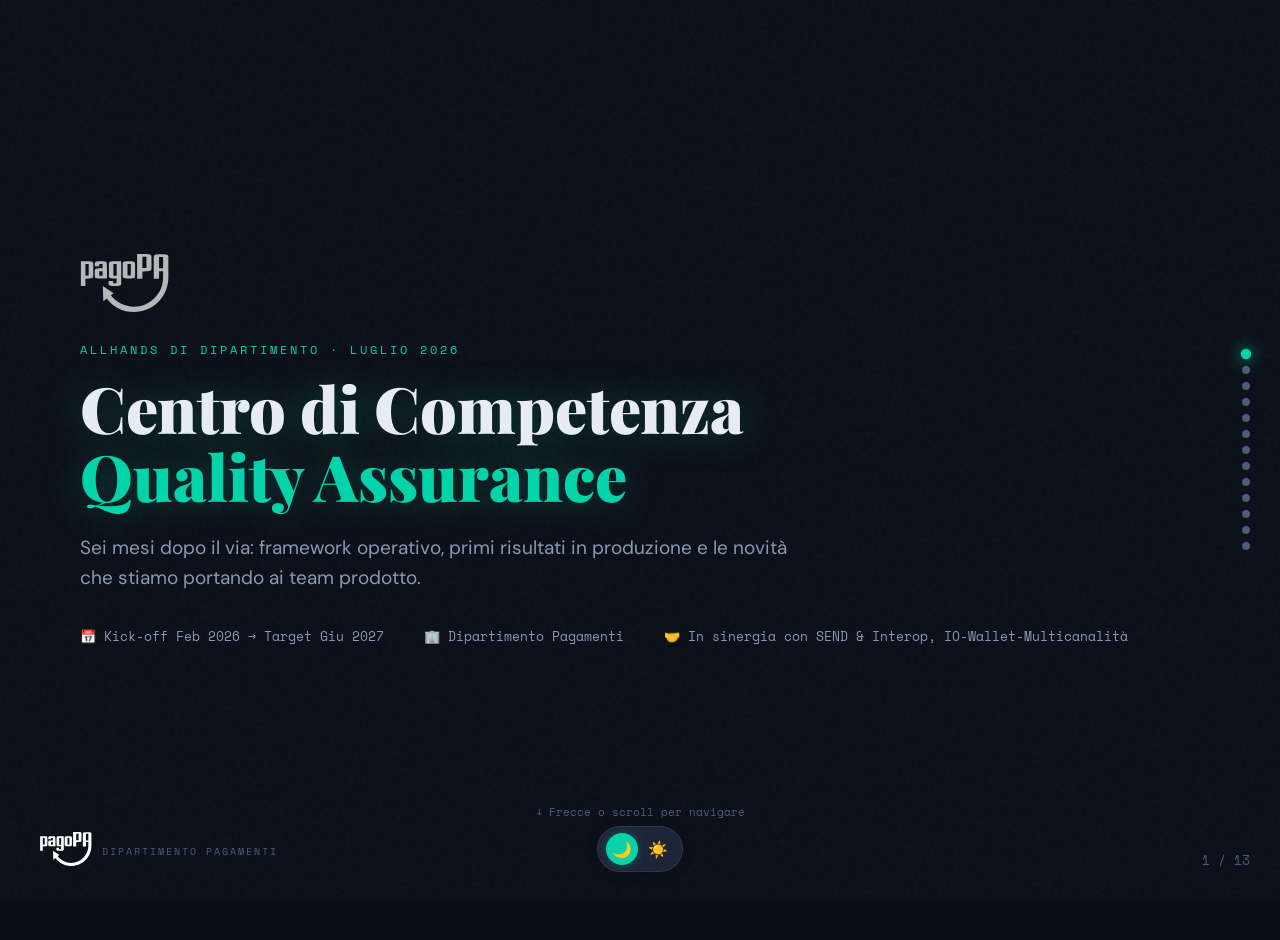
<file: docs/presentazioni/QA_AllHands_2026.html>
<!DOCTYPE html>
<html lang="it">
<head>
<meta charset="UTF-8">
<meta name="viewport" content="width=device-width, initial-scale=1.0">
<title>Centro di Competenza QA — AllHands di Dipartimento</title>
<link href="https://fonts.googleapis.com/css2?family=DM+Sans:ital,opsz,wght@0,9..40,300;0,9..40,400;0,9..40,500;0,9..40,700;1,9..40,400&family=Space+Mono:wght@400;700&family=Playfair+Display:wght@700;900&display=swap" rel="stylesheet">
<style>
:root {
  --bg: #0a0e17;
  --bg2: #111827;
  --surface: #1a2236;
  --surface2: #232d45;
  --teal: #00d4aa;
  --teal-dim: #00856b;
  --cyan: #06b6d4;
  --amber: #f59e0b;
  --red: #ef4444;
  --pink: #ec4899;
  --text: #e8edf5;
  --text-dim: #8899b4;
  --text-muted: #4a5a78;
  --font-display: 'Playfair Display', Georgia, serif;
  --font-body: 'DM Sans', system-ui, sans-serif;
  --font-mono: 'Space Mono', monospace;
  --svg-text: #e8edf5;
  --svg-muted: #8899b4;
  --svg-dc-bg: rgba(255,255,255,0.05);
  --svg-dc-border: rgba(255,255,255,0.18);
}

[data-theme="light"] {
  --bg: #f4f6fa;
  --bg2: #e9ecf2;
  --surface: #ffffff;
  --surface2: #edf0f7;
  --teal: #008c6e;
  --teal-dim: #006b54;
  --cyan: #0891b2;
  --amber: #d97706;
  --red: #dc2626;
  --pink: #db2777;
  --text: #1a1f2e;
  --text-dim: #4b5563;
  --text-muted: #9ca3af;
  --svg-text: #1a1f2e;
  --svg-muted: #6b7280;
  --svg-dc-bg: rgba(0,0,0,0.03);
  --svg-dc-border: rgba(0,0,0,0.18);
}

*, *::before, *::after { box-sizing: border-box; margin: 0; padding: 0; }

html, body {
  width: 100%; height: 100%;
  overflow: hidden;
  background: var(--bg);
  color: var(--text);
  font-family: var(--font-body);
  transition: background-color 0.4s, color 0.4s;
}

/* SLIDE SYSTEM */
.deck { width: 100%; height: 100vh; position: relative; }

.slide {
  position: absolute; inset: 0;
  display: flex; flex-direction: column;
  justify-content: center;
  padding: 60px 80px;
  opacity: 0;
  transform: translateY(40px);
  pointer-events: none;
  transition: opacity 0.7s cubic-bezier(.4,0,.2,1), transform 0.7s cubic-bezier(.4,0,.2,1);
  overflow-y: auto;
}
.slide.active { opacity: 1; transform: translateY(0); pointer-events: all; }
.slide.exit-up { opacity: 0; transform: translateY(-40px); }
.slide.exit-down { opacity: 0; transform: translateY(40px); }
.slide.no-transition { transition: none !important; }

.deck::before {
  content: '';
  position: fixed; inset: 0;
  background: url("data:image/svg+xml,%3Csvg viewBox='0 0 256 256' xmlns='http://www.w3.org/2000/svg'%3E%3Cfilter id='n'%3E%3CfeTurbulence type='fractalNoise' baseFrequency='0.9' numOctaves='4' stitchTiles='stitch'/%3E%3C/filter%3E%3Crect width='100%25' height='100%25' filter='url(%23n)' opacity='0.03'/%3E%3C/svg%3E");
  pointer-events: none; z-index: 9999;
}

.progress-bar {
  position: fixed; top: 0; left: 0; height: 3px;
  background: linear-gradient(90deg, var(--teal), var(--cyan));
  z-index: 1000;
  transition: width 0.5s cubic-bezier(.4,0,.2,1);
}

.nav-dots {
  position: fixed; right: 30px; top: 50%; transform: translateY(-50%);
  display: flex; flex-direction: column; gap: 8px;
  z-index: 1000;
}
.nav-dot {
  width: 8px; height: 8px; border-radius: 50%;
  background: var(--text-muted);
  cursor: pointer;
  transition: all 0.3s;
  border: none;
}
.nav-dot.active { background: var(--teal); box-shadow: 0 0 12px var(--teal); transform: scale(1.3); }
.nav-dot:hover { background: var(--text-dim); }

.slide-counter {
  position: fixed; bottom: 30px; right: 30px;
  font-family: var(--font-mono);
  font-size: 13px;
  color: var(--text-muted);
  z-index: 1000;
}

.kicker {
  font-family: var(--font-mono);
  font-size: 12px;
  letter-spacing: 3px;
  text-transform: uppercase;
  color: var(--teal);
  margin-bottom: 16px;
}
h1 {
  font-family: var(--font-display);
  font-weight: 900;
  font-size: clamp(42px, 5vw, 72px);
  line-height: 1.05;
  margin-bottom: 24px;
}
h2 {
  font-family: var(--font-display);
  font-weight: 700;
  font-size: clamp(30px, 3.3vw, 48px);
  line-height: 1.15;
  margin-bottom: 20px;
}
h3 {
  font-family: var(--font-body);
  font-weight: 700;
  font-size: 20px;
  margin-bottom: 8px;
}
.subtitle { font-size: 19px; color: var(--text-dim); line-height: 1.6; max-width: 720px; }
.accent { color: var(--teal); }
.accent-amber { color: var(--amber); }
.accent-pink { color: var(--pink); }

.two-col { display: grid; grid-template-columns: 1fr 1fr; gap: 60px; align-items: start; }
.three-col { display: grid; grid-template-columns: repeat(3, 1fr); gap: 24px; }
.four-col { display: grid; grid-template-columns: repeat(4, 1fr); gap: 20px; }

.card {
  background: var(--surface);
  border: 1px solid rgba(255,255,255,0.06);
  border-radius: 16px;
  padding: 24px;
  transition: transform 0.3s, border-color 0.3s;
}
.card:hover { transform: translateY(-4px); border-color: rgba(0,212,170,0.2); }
.card-icon {
  width: 44px; height: 44px;
  border-radius: 12px;
  display: flex; align-items: center; justify-content: center;
  font-size: 20px;
  margin-bottom: 14px;
}
.card p { color: var(--text-dim); font-size: 14px; line-height: 1.6; }

.tag {
  display: inline-block;
  padding: 4px 12px;
  border-radius: 20px;
  font-size: 11px;
  font-family: var(--font-mono);
  letter-spacing: 1px;
  text-transform: uppercase;
}
.tag-teal { background: rgba(0,212,170,0.15); color: var(--teal); }
.tag-amber { background: rgba(245,158,11,0.15); color: var(--amber); }
.tag-cyan { background: rgba(6,182,212,0.15); color: var(--cyan); }
.tag-pink { background: rgba(236,72,153,0.15); color: var(--pink); }

.timeline { position: relative; padding-left: 40px; }
.timeline::before {
  content: '';
  position: absolute; left: 15px; top: 0; bottom: 0;
  width: 2px;
  background: linear-gradient(to bottom, var(--teal), var(--cyan), var(--teal-dim));
}
.tl-item { position: relative; margin-bottom: 26px; }
.tl-item::before {
  content: '';
  position: absolute; left: -33px; top: 6px;
  width: 12px; height: 12px;
  border-radius: 50%;
  background: var(--teal);
  box-shadow: 0 0 10px var(--teal);
}
.tl-item.dim::before { background: var(--text-muted); box-shadow: none; }
.tl-item h4 { font-size: 15px; margin-bottom: 4px; }
.tl-item p { font-size: 13px; color: var(--text-dim); line-height: 1.5; }
.tl-date { font-family: var(--font-mono); font-size: 11px; color: var(--teal); margin-bottom: 4px; }

.pill-grid { display: flex; flex-wrap: wrap; gap: 8px; margin-top: 12px; }
.pill {
  padding: 6px 14px;
  border-radius: 8px;
  font-size: 12px;
  background: var(--surface);
  border: 1px solid rgba(255,255,255,0.06);
  color: var(--text-dim);
}
.pill.done { border-color: var(--teal); color: var(--teal); }
.pill.wip { border-color: var(--amber); color: var(--amber); }

.status-legend {
  display: flex; align-items: center; gap: 20px;
  font-size: 12px; color: var(--text-muted);
  font-family: var(--font-mono);
  margin-bottom: 16px;
}
.status-legend span { display: flex; align-items: center; gap: 6px; }
.status-dot { width: 8px; height: 8px; border-radius: 50%; display: inline-block; }
.status-dot.done { background: var(--teal); }
.status-dot.wip { background: var(--amber); }

.cover-meta {
  display: flex; gap: 40px; margin-top: 32px;
  font-family: var(--font-mono); font-size: 13px; color: var(--text-dim);
}
.cover-meta span { display: flex; align-items: center; gap: 8px; }

.glow-teal { text-shadow: 0 0 40px rgba(0,212,170,0.3); }

.scroll-hint {
  position: fixed; bottom: 80px; left: 50%;
  transform: translateX(-50%);
  font-family: var(--font-mono);
  font-size: 11px;
  color: var(--text-muted);
  z-index: 1000;
  animation: pulse 2s infinite;
}
@keyframes pulse { 0%,100% { opacity: 0.4; } 50% { opacity: 1; } }

.pillar {
  padding: 32px;
  border-radius: 20px;
  border: 1px solid rgba(255,255,255,0.06);
  position: relative;
  overflow: hidden;
}
.pillar::before { content: ''; position: absolute; top: 0; left: 0; right: 0; height: 3px; }
.pillar-testing { background: linear-gradient(180deg, rgba(0,212,170,0.08), var(--surface)); }
.pillar-testing::before { background: linear-gradient(90deg, var(--teal), var(--cyan)); }
.pillar-data { background: linear-gradient(180deg, rgba(245,158,11,0.08), var(--surface)); }
.pillar-data::before { background: linear-gradient(90deg, var(--amber), var(--pink)); }
.pillar-ai { background: linear-gradient(180deg, rgba(236,72,153,0.08), var(--surface)); }
.pillar-ai::before { background: linear-gradient(90deg, var(--pink), var(--cyan)); }

.achievements-grid {
  display: grid;
  grid-template-columns: repeat(4, 1fr);
  gap: 20px;
  margin: 26px 0;
}
.ach-item {
  text-align: center;
  padding: 22px 10px;
  border-radius: 16px;
  background: var(--surface);
  border: 1px solid rgba(255,255,255,0.04);
}
.ach-num {
  font-family: var(--font-display);
  font-size: 38px;
  font-weight: 900;
  background: linear-gradient(135deg, var(--teal), var(--cyan));
  -webkit-background-clip: text;
  -webkit-text-fill-color: transparent;
}
.ach-label { font-size: 12px; color: var(--text-dim); margin-top: 6px; line-height: 1.4; }

.slide.active .fade-in { animation: fadeInUp 0.6s ease both; }
.fade-in:nth-child(1) { animation-delay: 0.1s; }
.fade-in:nth-child(2) { animation-delay: 0.2s; }
.fade-in:nth-child(3) { animation-delay: 0.3s; }
.fade-in:nth-child(4) { animation-delay: 0.4s; }
.fade-in:nth-child(5) { animation-delay: 0.5s; }
.fade-in:nth-child(6) { animation-delay: 0.6s; }
@keyframes fadeInUp { from { opacity: 0; transform: translateY(20px); } to { opacity: 1; transform: translateY(0); } }

.slide-scroll { overflow-y: auto; max-height: calc(100vh - 120px); padding-right: 20px; }
.slide-scroll::-webkit-scrollbar { width: 4px; }
.slide-scroll::-webkit-scrollbar-thumb { background: var(--text-muted); border-radius: 4px; }

@media (max-width: 900px) {
  .slide { padding: 30px 24px; }
  .two-col, .three-col, .four-col { grid-template-columns: 1fr; }
  .achievements-grid { grid-template-columns: repeat(2, 1fr); }
  .nav-dots { display: none; }
  h1 { font-size: 36px; }
  h2 { font-size: 26px; }
}

[data-theme="light"] .deck::before { opacity: 0; }
[data-theme="light"] .glow-teal { text-shadow: none; }
[data-theme="light"] .nav-dot.active { box-shadow: 0 0 8px rgba(0,140,110,0.4); }
[data-theme="light"] .tl-item::before { box-shadow: 0 0 6px rgba(0,140,110,0.3); }
[data-theme="light"] .card { border-color: rgba(0,0,0,0.08); box-shadow: 0 1px 3px rgba(0,0,0,0.06); }
[data-theme="light"] .card:hover { border-color: rgba(0,140,110,0.25); }
[data-theme="light"] .pill { border-color: rgba(0,0,0,0.1); background: var(--bg2); }
[data-theme="light"] .pillar-testing { background: linear-gradient(180deg, rgba(0,140,110,0.06), var(--surface)); }
[data-theme="light"] .pillar-data { background: linear-gradient(180deg, rgba(217,119,6,0.06), var(--surface)); }
[data-theme="light"] .pillar-ai { background: linear-gradient(180deg, rgba(190,24,93,0.06), var(--surface)); }
[data-theme="light"] .pillar { border-color: rgba(0,0,0,0.08); box-shadow: 0 2px 8px rgba(0,0,0,0.05); }
[data-theme="light"] .ach-item { box-shadow: 0 1px 3px rgba(0,0,0,0.06); border-color: rgba(0,0,0,0.06); }
[data-theme="light"] .flow-step { border-color: rgba(0,0,0,0.1); background: var(--bg2); }
[data-theme="light"] .slide-scroll::-webkit-scrollbar-thumb { background: #c4c9d4; }
[data-theme="light"] .ach-num { background: linear-gradient(135deg, var(--teal), var(--cyan)); -webkit-background-clip: text; -webkit-text-fill-color: transparent; }
[data-theme="light"] .fw-tile { border-color: rgba(0,0,0,0.08); }
[data-theme="light"] .fw-tile-amber { border-color: rgba(245,158,11,0.2); }
[data-theme="light"] .syn-col-pag { background: rgba(0,140,110,0.05); border-color: rgba(0,140,110,0.18); }
[data-theme="light"] .syn-col-send { background: rgba(190,24,93,0.05); border-color: rgba(190,24,93,0.18); }
[data-theme="light"] .syn-result { background: linear-gradient(90deg, rgba(0,140,110,0.06), rgba(190,24,93,0.06)); border-color: rgba(0,0,0,0.08); }
[data-theme="light"] .syn-result-text strong { color: #007a5a; }
[data-theme="light"] .syn-result-tag { background: rgba(0,140,110,0.1); color: #007a5a; border-color: rgba(0,140,110,0.22); }

/* FRAMEWORK / MODULE TILES (informational, no modal) */
.fw-grid { display: grid; grid-template-columns: repeat(3, 1fr); gap: 16px; margin-top: 4px; }
.fw-tile {
  display: flex; align-items: center; gap: 16px;
  padding: 20px 22px;
  border-radius: 14px;
  background: var(--surface);
  border: 1px solid rgba(255,255,255,0.06);
  transition: all 0.25s;
}
.fw-tile:hover { border-color: var(--teal); background: rgba(0,212,170,0.05); transform: translateY(-3px); }
.fw-tile-amber { border-color: rgba(245,158,11,0.15); }
.fw-tile-amber:hover { border-color: var(--amber); background: rgba(245,158,11,0.05); }
.fw-tile-icon { font-size: 26px; flex-shrink: 0; line-height: 1; }
.fw-tile-body { flex: 1; min-width: 0; }
.fw-tile-title { font-size: 15px; font-weight: 700; color: var(--text); margin-bottom: 4px; }
.fw-tile-sub { font-size: 12px; color: var(--text-muted); line-height: 1.4; font-family: var(--font-mono); }

/* FLOW BREADCRUMB */
.flow { display: flex; align-items: center; gap: 8px; flex-wrap: wrap; margin: 16px 0; }
.flow-step { padding: 8px 16px; border-radius: 10px; font-size: 13px; font-weight: 500; background: var(--surface); border: 1px solid rgba(255,255,255,0.08); }
.flow-arrow { color: var(--teal); font-size: 18px; }

/* SINERGIA PANEL */
.syn-panel { display: flex; flex-direction: column; gap: 6px; margin: 10px 0 6px; }
.syn-row { display: flex; align-items: stretch; gap: 0; }
.syn-col { flex: 1; padding: 14px 16px; border-radius: 10px; display: flex; flex-direction: column; gap: 6px; }
.syn-col-pag { background: rgba(0,212,170,0.07); border: 1px solid rgba(0,212,170,0.2); }
.syn-col-send { background: rgba(236,72,153,0.07); border: 1px solid rgba(236,72,153,0.2); }
.syn-col-hdr { font-family: var(--font-mono); font-size: 10px; letter-spacing: 1px; font-weight: 700; text-transform: uppercase; margin-bottom: 3px; }
.syn-col-pag .syn-col-hdr { color: var(--teal); }
.syn-col-send .syn-col-hdr { color: var(--pink); }
.syn-bullet { font-size: 13px; color: var(--text-dim); display: flex; align-items: baseline; gap: 6px; }
.syn-bullet::before { content: '▸'; font-size: 10px; flex-shrink: 0; }
.syn-col-pag .syn-bullet::before { color: var(--teal); }
.syn-col-send .syn-bullet::before { color: var(--pink); }
.syn-plus { display: flex; align-items: center; justify-content: center; width: 40px; flex-shrink: 0; font-size: 20px; font-weight: 700; color: var(--text-muted); }
.syn-result { display: flex; align-items: center; gap: 12px; flex-wrap: wrap; padding: 12px 18px; border-radius: 10px; background: linear-gradient(90deg, rgba(0,212,170,0.08), rgba(236,72,153,0.08)); border: 1px solid rgba(255,255,255,0.1); font-size: 13px; margin-top: 14px; }
.syn-result-icon { font-size: 18px; }
.syn-result-text { color: var(--text); flex: 1; line-height: 1.5; }
.syn-result-text strong { color: var(--teal); }
.syn-result-tag { font-size: 10px; font-weight: 700; letter-spacing: 0.06em; padding: 3px 10px; border-radius: 20px; white-space: nowrap; background: rgba(0,212,170,0.12); color: var(--teal); border: 1px solid rgba(0,212,170,0.25); }

/* WATERMARK */
.watermark {
  position: fixed; bottom: 30px; left: 40px;
  font-family: var(--font-mono); font-size: 10px;
  color: var(--text-muted); letter-spacing: 2px;
  text-transform: uppercase; z-index: 1000;
  display: flex; align-items: center;
}
.logo-light { display: none; }
.logo-dark { display: inline; }
[data-theme="light"] .logo-light { display: inline; }
[data-theme="light"] .logo-dark { display: none; }
.cover-logo { margin-bottom: 24px; }
.cover-logo svg { opacity: 0.7; }
[data-theme="light"] .cover-logo .logo-light { display: block; }
[data-theme="light"] .cover-logo .logo-dark { display: none; }
.cover-logo .logo-light { display: none; }
.cover-logo .logo-dark { display: block; }

/* THEME TOGGLE */
.theme-toggle {
  position: fixed; bottom: 28px; left: 50%; transform: translateX(-50%);
  z-index: 1001;
  background: var(--surface);
  border: 1px solid rgba(128,128,128,0.2);
  border-radius: 40px;
  padding: 6px 8px;
  display: flex; align-items: center; gap: 4px;
  cursor: pointer;
  transition: all 0.3s;
  box-shadow: 0 2px 12px rgba(0,0,0,0.2);
}
.theme-toggle:hover { border-color: var(--teal); }
.theme-btn {
  width: 32px; height: 32px; border-radius: 50%;
  border: none; background: transparent; cursor: pointer;
  font-size: 16px;
  display: flex; align-items: center; justify-content: center;
  transition: all 0.3s;
  color: var(--text-muted);
}
.theme-btn.active { background: var(--teal); color: #fff; box-shadow: 0 0 10px rgba(0,212,170,0.3); }
[data-theme="light"] .theme-btn.active { box-shadow: 0 0 10px rgba(0,140,110,0.3); }

/* ROADMAP TIMELINE */
.rm-track { display: flex; gap: 0; margin-bottom: 40px; position: relative; }
.rm-line { position: absolute; top: 18px; left: 0; right: 0; height: 3px; background: linear-gradient(90deg,var(--teal),var(--cyan),var(--amber),var(--pink)); border-radius: 2px; }
.rm-step { flex: 1; text-align: center; position: relative; padding-top: 40px; }
.rm-dot { position: absolute; top: 10px; left: 50%; transform: translateX(-50%); width: 16px; height: 16px; border-radius: 50%; }
.rm-dot.done { background: var(--teal); box-shadow: 0 0 12px var(--teal); }
.rm-dot.pending { border: 2px solid var(--amber); background: transparent; }
.rm-dot.future { border: 2px solid var(--pink); background: transparent; }
.rm-date { font-family: var(--font-mono); font-size: 11px; margin-bottom: 6px; }
.rm-title { font-size: 13px; font-weight: 700; }
.rm-desc { font-size: 11px; color: var(--text-muted); margin-top: 4px; }

/* DEEP DIVE SEPARATOR */
.dd-separator { display: flex; align-items: center; gap: 16px; margin-bottom: 8px; }
.dd-badge {
  font-family: var(--font-mono); font-size: 11px; letter-spacing: 2px; text-transform: uppercase;
  color: var(--pink); border: 1px solid rgba(236,72,153,0.3); background: rgba(236,72,153,0.08);
  padding: 4px 12px; border-radius: 20px;
}

/* CLICKABLE TILES */
.ach-item.clickable, .fw-tile.clickable { cursor: pointer; }
.fw-tile.clickable { justify-content: space-between; }
.fw-tile-arrow { font-size: 16px; color: var(--text-muted); transition: color 0.2s, transform 0.2s; flex-shrink: 0; }
.fw-tile.clickable:hover .fw-tile-arrow { color: var(--teal); transform: translate(2px, -2px); }
.fw-tile-amber.clickable:hover .fw-tile-arrow { color: var(--amber); }

/* MODAL SYSTEM */
.modal-overlay {
  position: fixed; inset: 0;
  background: rgba(0,0,0,0.6);
  backdrop-filter: blur(8px);
  -webkit-backdrop-filter: blur(8px);
  z-index: 2000;
  display: flex; align-items: center; justify-content: center;
  opacity: 0; pointer-events: none;
  transition: opacity 0.3s;
}
.modal-overlay.open { opacity: 1; pointer-events: all; }
.modal-box {
  background: var(--surface);
  border: 1px solid rgba(255,255,255,0.1);
  border-radius: 20px;
  padding: 40px;
  max-width: 720px; width: 90%; max-height: 80vh;
  overflow-y: auto;
  transform: translateY(20px) scale(0.97);
  transition: transform 0.35s cubic-bezier(.4,0,.2,1);
  box-shadow: 0 24px 64px rgba(0,0,0,0.4);
  position: relative;
}
[data-theme="light"] .modal-box { border-color: rgba(0,0,0,0.1); box-shadow: 0 24px 64px rgba(0,0,0,0.15); }
.modal-overlay.open .modal-box { transform: translateY(0) scale(1); }
.modal-close {
  position: absolute; top: 16px; right: 16px;
  width: 36px; height: 36px; border-radius: 50%;
  border: 1px solid rgba(128,128,128,0.2);
  background: var(--bg); color: var(--text-dim);
  font-size: 18px; cursor: pointer;
  display: flex; align-items: center; justify-content: center;
  transition: all 0.2s;
}
.modal-close:hover { border-color: var(--teal); color: var(--teal); }
.modal-box h3 { font-family: var(--font-display); font-size: 24px; margin-bottom: 18px; padding-right: 30px; }
.modal-box p { color: var(--text-dim); font-size: 14px; line-height: 1.7; margin-bottom: 12px; }
.modal-box ul { padding-left: 20px; color: var(--text-dim); font-size: 13px; line-height: 1.9; }
.modal-box li { margin-bottom: 4px; }
.modal-box li strong, .modal-box p strong { color: var(--text); }
.modal-item { padding: 14px 0; border-bottom: 1px solid rgba(128,128,128,0.1); display: flex; gap: 14px; align-items: flex-start; }
.modal-item:last-child { border-bottom: none; }
.modal-item-num { font-family: var(--font-mono); font-size: 13px; color: var(--teal); width: 28px; flex-shrink: 0; padding-top: 2px; }
.modal-item-body h4 { font-size: 15px; margin-bottom: 4px; }
.modal-item-body p { font-size: 13px; color: var(--text-dim); line-height: 1.6; margin-bottom: 0; }

/* MODAL CARDS (over/under style, es. Quality Manifesto) */
.modal-cards-grid { display: grid; grid-template-columns: repeat(3, 1fr); gap: 14px; }
.modal-card {
  background: var(--bg2);
  border: 1px solid rgba(255,255,255,0.07);
  border-radius: 14px;
  padding: 20px 16px;
  display: flex; flex-direction: column; align-items: center; text-align: center;
  gap: 6px;
  transition: border-color 0.25s, transform 0.25s;
}
[data-theme="light"] .modal-card { border-color: rgba(0,0,0,0.08); background: var(--bg); }
.modal-card:hover { border-color: var(--teal); transform: translateY(-3px); }
.mc-icon { font-size: 32px; line-height: 1; margin-bottom: 6px; }
.mc-over { font-size: 13px; font-weight: 700; color: var(--text); line-height: 1.3; }
.mc-vs { font-family: var(--font-mono); font-size: 9px; letter-spacing: 2px; color: var(--teal); text-transform: uppercase; padding: 2px 8px; border-radius: 4px; background: rgba(0,212,170,0.1); }
.mc-under { font-size: 11px; color: var(--text-muted); text-decoration: line-through; line-height: 1.3; }
.mc-desc { font-size: 11px; color: var(--text-dim); line-height: 1.55; margin-top: 6px; padding-top: 10px; border-top: 1px solid rgba(255,255,255,0.05); }
[data-theme="light"] .mc-desc { border-top-color: rgba(0,0,0,0.07); }
@media (max-width: 900px) { .modal-cards-grid { grid-template-columns: 1fr; } }

/* FLOW DIAGRAM MODAL (Processo QA & SDLC / Branching Model) */
.flow-modal-overlay {
  position: fixed; inset: 0;
  background: rgba(0,0,0,0.75);
  backdrop-filter: blur(12px);
  -webkit-backdrop-filter: blur(12px);
  z-index: 2500;
  display: flex; align-items: center; justify-content: center;
  padding: 30px;
  opacity: 0; pointer-events: none;
  transition: opacity 0.3s;
}
.flow-modal-overlay.open { opacity: 1; pointer-events: all; }
.flow-modal-box {
  background: var(--bg2);
  border: 1px solid rgba(255,255,255,0.08);
  border-radius: 20px;
  padding: 36px 40px 28px;
  width: 100%; max-width: 940px;
  max-height: 90vh; overflow-y: auto;
  position: relative;
  transform: translateY(24px) scale(0.97);
  transition: transform 0.35s cubic-bezier(.4,0,.2,1);
  box-shadow: 0 32px 80px rgba(0,0,0,0.5);
}
[data-theme="light"] .flow-modal-box { border-color: rgba(0,0,0,0.1); box-shadow: 0 32px 80px rgba(0,0,0,0.15); }
.flow-modal-overlay.open .flow-modal-box { transform: translateY(0) scale(1); }

.fm-step-desc { display: flex; align-items: center; gap: 16px; margin-bottom: 28px; min-height: 44px; }
.fm-step-num { font-family: var(--font-mono); font-size: 11px; color: var(--teal); letter-spacing: 2px; flex-shrink: 0; }
.fm-step-label { font-size: 16px; font-weight: 600; color: var(--text); transition: opacity 0.3s; }

.fd-wrap { display: flex; flex-direction: column; gap: 10px; }
.fd-mc-row, .fd-header-row, .fd-row { display: flex; align-items: center; gap: 10px; }
.fd-lbl-gap { width: 80px; flex-shrink: 0; }
.fd-harrow-gap { width: 32px; flex-shrink: 0; }
.fd-mc-bar {
  flex: 1; text-align: center; padding: 5px 12px; border-radius: 6px;
  border: 1px dashed rgba(6,182,212,0.35); color: var(--cyan);
  font-family: var(--font-mono); font-size: 10px; letter-spacing: 1.5px;
  overflow: hidden; white-space: nowrap;
}
.fd-ph { flex: 1; text-align: center; padding: 8px 6px; border-radius: 8px; font-family: var(--font-mono); font-size: 11px; letter-spacing: 2px; font-weight: 700; }
.fd-init  { background: rgba(99,115,180,0.18); color: #8899cc; }
.fd-plan  { background: rgba(6,182,212,0.14); color: var(--cyan); }
.fd-exec  { background: rgba(0,212,170,0.14); color: var(--teal); }
.fd-close { background: rgba(245,158,11,0.14); color: var(--amber); }
.fd-track-lbl { width: 80px; flex-shrink: 0; font-family: var(--font-mono); font-size: 10px; color: var(--text-muted); text-align: right; line-height: 1.5; padding-right: 4px; text-transform: uppercase; letter-spacing: 1px; }
.fd-qa-lbl { color: var(--teal); }
.fd-col { flex: 1; display: flex; flex-direction: column; align-items: center; gap: 5px; }
.fd-col-empty { flex: 1; }
.fd-harrow { width: 32px; flex-shrink: 0; text-align: center; font-size: 22px; color: var(--text-muted); }
.fd-node {
  width: 100%; padding: 10px 12px; border-radius: 10px; font-size: 12px;
  text-align: center; line-height: 1.45;
  background: rgba(255,255,255,0.04); border: 1px solid rgba(255,255,255,0.08); color: var(--text);
}
[data-theme="light"] .fd-node { background: rgba(0,0,0,0.03); border-color: rgba(0,0,0,0.1); }
.fd-node small { display: block; font-size: 10px; opacity: 0.65; margin-top: 2px; }
.fd-sprint { background: rgba(6,182,212,0.1) !important; border-color: rgba(6,182,212,0.25) !important; }
.fd-qa { background: rgba(0,212,170,0.08) !important; border-color: rgba(0,212,170,0.2) !important; }
.fd-gate { background: rgba(245,158,11,0.1) !important; border-color: rgba(245,158,11,0.35) !important; color: var(--amber) !important; font-weight: 700; font-size: 13px !important; }
.fd-qa-gate { background: rgba(0,212,170,0.1) !important; border-color: rgba(0,212,170,0.35) !important; color: var(--teal) !important; font-weight: 700; font-size: 18px !important; padding: 16px !important; }
.fd-down { color: var(--text-muted); font-size: 16px; }
.fd-divider { height: 1px; background: rgba(255,255,255,0.06); margin: 4px 0; }
[data-theme="light"] .fd-divider { background: rgba(0,0,0,0.08); }

.flow-item { opacity: 0; transform: scale(0.85) translateY(6px); transition: opacity 0.4s ease, transform 0.4s cubic-bezier(.34,1.4,.64,1); }
.flow-item.fi-visible { opacity: 1 !important; transform: scale(1) translateY(0) !important; }
.fd-gate.fi-visible { animation: gatePulseAmber 2.5s ease-in-out infinite 0.5s; }
.fd-qa-gate.fi-visible { animation: gatePulseTeal 2.5s ease-in-out infinite 0.7s; }
@keyframes gatePulseAmber { 0%,100% { box-shadow: 0 0 0 0 rgba(245,158,11,0); } 50% { box-shadow: 0 0 18px 4px rgba(245,158,11,0.25); } }
@keyframes gatePulseTeal { 0%,100% { box-shadow: 0 0 0 0 rgba(0,212,170,0); } 50% { box-shadow: 0 0 18px 4px rgba(0,212,170,0.25); } }

.fm-nav { display: flex; align-items: center; justify-content: space-between; margin-top: 28px; padding-top: 20px; border-top: 1px solid rgba(255,255,255,0.06); }
[data-theme="light"] .fm-nav { border-top-color: rgba(0,0,0,0.08); }
.fm-btn { padding: 10px 24px; border-radius: 10px; border: 1px solid rgba(128,128,128,0.2); font-family: var(--font-body); font-size: 14px; font-weight: 600; cursor: pointer; transition: all 0.2s; }
.fm-btn:disabled { opacity: 0.3; cursor: not-allowed; }
.fm-btn-sec { background: transparent; color: var(--text-dim); }
.fm-btn-sec:not(:disabled):hover { border-color: var(--text-dim); color: var(--text); }
.fm-btn-pri { background: var(--teal); color: #000; border-color: var(--teal); }
.fm-btn-pri:not(:disabled):hover { opacity: 0.85; }
.fm-steps-track { display: flex; gap: 8px; align-items: center; }
.fm-step-dot { width: 8px; height: 8px; border-radius: 50%; background: var(--text-muted); transition: all 0.3s; }
.fm-step-dot.active { background: var(--teal); width: 24px; border-radius: 4px; box-shadow: 0 0 8px rgba(0,212,170,0.4); }

/* BRANCHING DIAGRAM */
.bm-diagram { display: flex; flex-direction: column; gap: 0; padding: 8px 0 16px; overflow-x: auto; }
.bm-row { display: flex; align-items: center; height: 40px; }
.bm-track-lbl { width: 72px; flex-shrink: 0; font-family: var(--font-mono); font-size: 10px; color: var(--text-muted); text-align: right; padding-right: 12px; line-height: 1.4; text-transform: uppercase; letter-spacing: 1px; }
.bm-fb-lbl { color: var(--amber); }
.bm-line-wrap { display: flex; align-items: center; flex: 1; }
.bm-seg { height: 4px; flex: 1; opacity: 0; transition: opacity 0.35s; }
.bm-seg-main { background: var(--cyan); }
.bm-seg-fb { background: var(--amber); }
.bm-node { width: 14px; height: 14px; border-radius: 50%; flex-shrink: 0; position: relative; z-index: 2; opacity: 0; transform: scale(0); transition: opacity 0.3s, transform 0.35s cubic-bezier(.34,1.56,.64,1); }
.bm-merge-point { width: 18px; height: 18px; border-radius: 50%; border: 3px solid var(--teal); background: var(--bg2); flex-shrink: 0; opacity: 0; transform: scale(0); transition: opacity 0.3s, transform 0.35s cubic-bezier(.34,1.56,.64,1); z-index: 2; }
.bm-spacer-2 { width: 110px; flex-shrink: 0; }
.bm-node-main { background: var(--cyan); box-shadow: 0 0 8px rgba(6,182,212,0.5); }
.bm-node-fb { background: var(--amber); box-shadow: 0 0 8px rgba(245,158,11,0.5); }
.bm-node-mock { background: var(--text-muted); width: 10px; height: 10px; }
.bm-node-dev { background: var(--cyan); width: 16px; height: 16px; box-shadow: 0 0 10px rgba(6,182,212,0.6); }
.bm-node-uat { background: var(--amber); width: 16px; height: 16px; box-shadow: 0 0 10px rgba(245,158,11,0.6); }
.bm-node-rc { background: var(--teal); width: 12px; height: 12px; box-shadow: 0 0 8px rgba(0,212,170,0.5); }
.bm-node-release { background: var(--teal); width: 18px; height: 18px; box-shadow: 0 0 14px rgba(0,212,170,0.7); }
.bm-node-release::after { content: '🎉'; position: absolute; top: -22px; left: 50%; transform: translateX(-50%); font-size: 14px; }
.bm-item.bm-visible { opacity: 1 !important; }
.bm-item.bm-visible.bm-node, .bm-item.bm-visible.bm-merge-point { opacity: 1; transform: scale(1); }
.bm-labels-row { display: flex; align-items: center; padding-left: 72px; height: 22px; opacity: 0; transition: opacity 0.4s; }
.bm-item.bm-visible.bm-labels-row { opacity: 1; }
.bm-label-spacer { flex: 7; }
.bm-label { font-family: var(--font-mono); font-size: 9px; letter-spacing: 1px; text-align: center; flex: 1.2; }
.bm-label-merge, .bm-label-rc, .bm-label-rel { color: var(--teal); }
.bm-connectors { position: relative; height: 0; padding-left: 72px; pointer-events: none; }
.bm-fork, .bm-join { position: absolute; border-left: 2px dashed rgba(245,158,11,0.5); height: 40px; width: 1px; opacity: 0; transition: opacity 0.4s; z-index: 1; }
.bm-fork { left: 186px; top: -40px; }
.bm-join { left: calc(72px + 385px); top: -40px; border-color: rgba(0,212,170,0.5); }
.bm-sync-row { display: flex; align-items: flex-start; padding-left: 72px; margin-top: 6px; }
.bm-sync-spacer { width: 110px; flex-shrink: 0; }
.bm-sync { flex: 1; display: flex; flex-direction: column; align-items: center; gap: 4px; opacity: 0; transition: opacity 0.4s; }
.bm-item.bm-visible.bm-sync { opacity: 1; }
.bm-sync-dot { width: 8px; height: 8px; border-radius: 50%; background: var(--teal); margin-top: 2px; }
.bm-sync-label { font-size: 10px; color: var(--text-dim); text-align: center; line-height: 1.4; font-family: var(--font-mono); }
.bm-sync-label code { font-size: 9px; color: var(--text-muted); background: var(--surface2); padding: 1px 4px; border-radius: 3px; display: block; margin-top: 2px; }
.bm-gate-banner { margin: 16px 0 0; padding: 12px 18px; border-radius: 10px; background: rgba(0,212,170,0.08); border: 1px solid rgba(0,212,170,0.25); font-size: 13px; color: var(--text); opacity: 0; transition: opacity 0.5s; }
.bm-item.bm-visible.bm-gate-banner { opacity: 1; }
[data-theme="light"] .bm-gate-banner { background: rgba(0,140,110,0.06); border-color: rgba(0,140,110,0.2); }

/* DQ SOLUTION DIAGRAM */
.dqs-arch { display:flex; flex-direction:column; gap:8px; }
.dqs-top-row { display:flex; align-items:stretch; gap:0; }
.dqs-zone-src { display:flex; flex-direction:column; gap:4px; justify-content:center; padding:8px; background:rgba(100,116,139,0.08); border:1.5px solid rgba(100,116,139,0.2); border-radius:8px; flex-shrink:0; }
.dqs-zone-hdr { font-family:var(--font-mono); font-size:9px; letter-spacing:1.2px; color:var(--text-muted); text-transform:uppercase; margin-bottom:4px; text-align:center; }
.dqs-src-box { background:rgba(59,130,246,0.15); border:1.5px solid rgba(59,130,246,0.3); border-radius:5px; padding:4px 8px; font-size:10px; font-weight:600; color:#93c5fd; text-align:center; white-space:nowrap; }
.dqs-harr { display:flex; align-items:center; justify-content:center; padding:0 8px; font-size:18px; color:var(--text-muted); flex-shrink:0; align-self:center; }
.dqs-zone-ingest { display:flex; flex-direction:column; gap:4px; padding:8px; background:rgba(59,130,246,0.07); border:1.5px solid rgba(59,130,246,0.2); border-radius:8px; flex-shrink:0; }
.dqs-zone-subhdr { font-family:var(--font-mono); font-size:8px; color:rgba(147,197,253,0.5); text-align:center; margin-bottom:2px; }
.dqs-hub-box { background:rgba(59,130,246,0.15); border:1px solid rgba(59,130,246,0.35); border-radius:5px; padding:3px 8px; font-size:10px; color:#93c5fd; display:flex; align-items:center; justify-content:space-between; gap:6px; }
.dqs-hub-diamond { opacity:0.6; }
.dqs-ingest-arr { display:flex; flex-direction:column; justify-content:space-evenly; padding:0 6px; flex-shrink:0; }
.dqs-ingest-lbl { font-size:9px; color:var(--text-muted); font-family:var(--font-mono); white-space:nowrap; }
.dqs-zone-lake { display:flex; flex-direction:column; gap:6px; padding:10px 12px; background:rgba(220,180,60,0.07); border:1.5px solid rgba(220,180,60,0.22); border-radius:8px; flex:1; position:relative; }
.dqs-lake-hdr { color:var(--amber); }
.dqs-lake-inner { display:flex; align-items:flex-start; gap:5px; }
.dqs-lake-col { display:flex; flex-direction:column; gap:3px; }
.dqs-col-hdr { font-family:var(--font-mono); font-size:9px; letter-spacing:0.8px; margin-bottom:3px; text-align:center; }
.dqs-entity { border-radius:5px; padding:3px 7px; font-size:10px; font-weight:600; text-align:center; border:1.5px solid; white-space:nowrap; }
.dqs-entity-bronze { background:rgba(180,120,40,0.15); border-color:rgba(180,120,40,0.4); color:#fbbf24; }
.dqs-entity-silver { background:rgba(148,163,184,0.12); border-color:rgba(148,163,184,0.3); color:#cbd5e1; }
.dqs-entity-gold   { background:rgba(161,140,40,0.18); border-color:rgba(161,140,40,0.4); color:#fde68a; }
.dqs-dc-badge { font-size:8px; color:rgba(251,191,36,0.8); background:rgba(251,191,36,0.07); border:1px solid rgba(251,191,36,0.18); border-radius:4px; padding:2px 5px; text-align:center; }
.dqs-dedup-arr { display:flex; flex-direction:column; justify-content:space-evenly; padding:0 3px; color:var(--text-muted); font-size:8px; font-family:var(--font-mono); align-self:stretch; padding-top:18px; }
.dqs-check-down { color:var(--red); font-size:8px; font-family:var(--font-mono); font-weight:700; text-align:center; margin-top:4px; }
.dqs-gold-col { border:1.5px dashed rgba(245,158,11,0.3); border-radius:7px; padding:6px 8px; background:rgba(245,158,11,0.04); }
.dqs-gold-badge { font-size:8px; color:var(--amber); background:rgba(245,158,11,0.1); border:1px solid rgba(245,158,11,0.3); border-radius:5px; padding:3px 6px; text-align:center; line-height:1.3; margin-bottom:5px; }
.dqs-dqf-bar { background:rgba(239,68,68,0.1); border:1.5px solid rgba(239,68,68,0.35); border-radius:7px; padding:8px 16px; display:flex; align-items:center; justify-content:center; gap:12px; }
.dqs-dqf-title { font-size:12px; font-weight:700; color:#fca5a5; }
.dqs-dqf-tech { font-size:11px; color:var(--text-muted); }
.dqs-cloudera-badge { position:absolute; top:6px; right:8px; font-family:var(--font-display); font-size:11px; font-weight:700; color:var(--amber); background:rgba(245,158,11,0.08); border:1.5px solid rgba(245,158,11,0.28); border-radius:5px; padding:2px 8px; }
.dqs-bottom-row { display:flex; align-items:center; gap:8px; }
.dqs-results-row { display:flex; align-items:center; gap:8px; flex:1; }
.dqs-storage-box { background:rgba(245,158,11,0.08); border:1.5px solid rgba(245,158,11,0.25); border-radius:7px; padding:6px 10px; font-size:10px; color:#fde68a; text-align:center; flex-shrink:0; }
.dqs-res-lbl { font-size:9px; color:var(--text-muted); font-family:var(--font-mono); white-space:nowrap; flex-shrink:0; }
.dqs-obs-bar { background:rgba(59,130,246,0.1); border:1.5px solid rgba(59,130,246,0.28); border-radius:7px; padding:7px 14px; flex:1; display:flex; align-items:center; gap:8px; }
.dqs-obs-title { font-size:11px; font-weight:600; color:#93c5fd; white-space:nowrap; }
.dqs-alerts-col { display:flex; flex-direction:column; gap:3px; align-items:center; flex-shrink:0; }
.dqs-alert-box { background:rgba(16,185,129,0.1); border:1.5px solid rgba(16,185,129,0.28); border-radius:6px; padding:4px 10px; font-size:10px; color:#6ee7b7; text-align:center; white-space:nowrap; }
.dqs-slack-box { background:rgba(76,0,130,0.12); border:1.5px solid rgba(150,70,200,0.25); border-radius:6px; padding:3px 10px; font-size:10px; color:#c4b5fd; text-align:center; }
.dqs-notes { display:flex; gap:8px; flex-wrap:wrap; }
.dqs-note { font-size:10px; color:var(--text-muted); background:rgba(239,68,68,0.06); border:1px solid rgba(239,68,68,0.14); border-radius:6px; padding:5px 9px; line-height:1.5; flex:1; min-width:120px; }
.dqs-item { opacity:0; transform:translateY(12px); transition:opacity 0.45s ease, transform 0.45s ease; }
.dqs-item.dqs-visible { opacity:1; transform:translateY(0); }

/* CATALOGO CONTROLLI */
.ctrl-grid { display: grid; grid-template-columns: repeat(3, 1fr); gap: 14px; margin-bottom: 16px; }
.ctrl-card { border-radius: 14px; padding: 18px; border: 1px solid rgba(255,255,255,0.07); background: var(--surface); display: flex; flex-direction: column; gap: 12px; }
[data-theme="light"] .ctrl-card { border-color: rgba(0,0,0,0.08); }
.ctrl-puntuale { border-color: rgba(0,212,170,0.2); background: rgba(0,212,170,0.03); }
.ctrl-intra { border-color: rgba(6,182,212,0.2); background: rgba(6,182,212,0.03); }
.ctrl-cross { border-color: rgba(236,72,153,0.2); background: rgba(236,72,153,0.03); }
.ctrl-card-header { display: flex; justify-content: space-between; align-items: center; }
.ctrl-badge { font-family: var(--font-mono); font-size: 10px; letter-spacing: 1px; text-transform: uppercase; padding: 3px 10px; border-radius: 6px; border: 1px solid; font-weight: 700; }
.ctrl-icon { font-size: 22px; }
.ctrl-desc { font-size: 12px; color: var(--text-dim); line-height: 1.5; }
.ctrl-desc strong { color: var(--text); }
.ctrl-examples { display: flex; flex-direction: column; gap: 8px; }
.ctrl-example { background: var(--bg2); border-radius: 8px; padding: 9px 11px; border: 1px solid rgba(255,255,255,0.05); }
[data-theme="light"] .ctrl-example { background: var(--bg); border-color: rgba(0,0,0,0.07); }
.ctrl-ex-anim { opacity: 0; transform: translateY(6px); animation: ctrlFadeIn 0.4s ease forwards; }
@keyframes ctrlFadeIn { to { opacity: 1; transform: translateY(0); } }
.ctrl-ex-header { display: flex; align-items: center; gap: 6px; margin-bottom: 5px; flex-wrap: wrap; }
.ctrl-entity { font-family: var(--font-mono); font-size: 10px; font-weight: 700; padding: 2px 6px; border-radius: 4px; background: rgba(255,255,255,0.07); color: var(--text); }
[data-theme="light"] .ctrl-entity { background: rgba(0,0,0,0.06); }
.ctrl-field { font-family: var(--font-mono); font-size: 10px; color: var(--text-muted); flex: 1; }
.ctrl-result { font-family: var(--font-mono); font-size: 10px; font-weight: 700; padding: 2px 7px; border-radius: 5px; flex-shrink: 0; }
.ctrl-pass { background: rgba(0,212,170,0.15); color: var(--teal); }
.ctrl-warn { background: rgba(245,158,11,0.15); color: var(--amber); }
.ctrl-fail { background: rgba(239,68,68,0.15); color: var(--red); }
.ctrl-ex-rule { font-family: var(--font-mono); font-size: 10px; color: var(--cyan); margin-bottom: 3px; }
.ctrl-ex-val { font-size: 11px; color: var(--text-muted); }
.ctrl-ex-val code { font-family: var(--font-mono); font-size: 10px; background: rgba(255,255,255,0.06); padding: 1px 4px; border-radius: 3px; color: var(--text); }
[data-theme="light"] .ctrl-ex-val code { background: rgba(0,0,0,0.06); }
.ctrl-legend { display: flex; align-items: center; gap: 8px; flex-wrap: wrap; padding: 10px 14px; border-radius: 10px; background: var(--surface2); font-size: 12px; }
</style>
</head>
<body>

<div class="progress-bar" id="progressBar"></div>
<div class="nav-dots" id="navDots"></div>
<div class="slide-counter" id="slideCounter"></div>
<div class="scroll-hint" id="scrollHint">↓&ensp;Frecce o scroll per navigare</div>

<div class="watermark">
  <span class="logo-dark"><svg viewBox="0 0 35 23" width="52" height="34" xmlns="http://www.w3.org/2000/svg"><path fill="#FFFFFF" d="M24.4,6.9v2.9h-2.1V0h2.1h0.2h1.5C27.4,0,28,0.3,28,1v4.8c0,0.7-0.6,1-1.8,1L24.4,6.9z M26,1.1h-1.6v4.5H26V1.1z"/><path fill="#FFFFFF" d="M1.8,9.8v2.9H0V2.9h1.8H2h1.3c1.1,0,1.6,0.3,1.6,1v4.8c0,0.7-0.5,1-1.5,1L1.8,9.8z M3.1,4H1.8v4.5h1.3V4z"/><path fill="#FFFFFF" d="M10.4,9.7H7c-1,0-1.5-0.3-1.5-1v-2c0-0.7,0.5-1,1.5-1h1.6V4H7.3v0.9H5.5v-1c0-0.7,0.5-1,1.6-1h1.7c1,0,1.5,0.3,1.5,1L10.4,9.7z M7.3,8.6h1.3V6.8H7.3V8.6z"/><path fill="#FFFFFF" d="M14.2,9.7h-1.6c-1,0-1.5-0.3-1.5-1V3.9c0-0.7,0.5-1,1.6-1H14h0.2H16v8.8c0,0.7-0.5,1-1.6,1h-1.8c-1,0-1.6-0.3-1.6-1v-1h1.8v0.9h1.3L14.2,9.7z M12.9,8.6h1.3V4h-1.3V8.6z"/><path fill="#FFFFFF" d="M21.5,8.7c0,0.7-0.5,1-1.6,1h-1.7c-1,0-1.6-0.3-1.6-1V3.9c0-0.7,0.5-1,1.6-1H20c1,0,1.5,0.3,1.5,1V8.7z M19.8,4h-1.3v4.5h1.3V4z"/><path fill="#FFFFFF" d="M34.7,1.1c0-0.7-0.6-1-1.8-1h-2.1c-1.2,0-1.9,0.3-1.9,1v8.7H31v-3h1.6v2.5c0,6.4-5.2,11.6-11.6,11.6c-3.7,0-7-1.8-9.1-4.5l1.1-0.8l-4.3-2.9l0.2,6l1.4-1.1C12.7,20.9,16.6,23,21,23c7.6,0,13.7-6.1,13.7-13.7V1.1z M32.6,5.7H31V1.2h1.6V5.7z"/></svg></span>
  <span class="logo-light"><svg viewBox="0 0 35 23" width="52" height="34" xmlns="http://www.w3.org/2000/svg"><path fill="#1D1D1B" d="M24.4,6.9v2.9h-2.1V0h2.1h0.2h1.5c1.3,0,1.9,0.3,1.9,1v4.8c0,0.7-0.6,1-1.8,1L24.4,6.9z M26,1.1h-1.6v4.5H26V1.1z"/><path fill="#1D1D1B" d="M1.8,9.8v2.9H0V2.9h1.8H2h1.3c1.1,0,1.6,0.3,1.6,1v4.8c0,0.7-0.5,1-1.5,1L1.8,9.8z M3.1,4H1.8v4.5h1.3V4z"/><path fill="#1D1D1B" d="M10.4,9.7H7c-1,0-1.5-0.3-1.5-1v-2c0-0.7,0.5-1,1.5-1h1.6V4H7.3v0.9H5.5v-1c0-0.7,0.5-1,1.6-1h1.7c1,0,1.5,0.3,1.5,1V9.7z M7.3,8.6h1.3V6.8H7.3V8.6z"/><path fill="#1D1D1B" d="M14.2,9.7h-1.6c-1,0-1.5-0.3-1.5-1V3.9c0-0.7,0.5-1,1.6-1H14h0.2H16v8.8c0,0.7-0.5,1-1.6,1h-1.8c-1,0-1.6-0.3-1.6-1v-1h1.8v0.9h1.3L14.2,9.7z M12.9,8.6h1.3V4h-1.3V8.6z"/><path fill="#1D1D1B" d="M21.5,8.7c0,0.7-0.5,1-1.6,1h-1.7c-1,0-1.6-0.3-1.6-1V3.9c0-0.7,0.5-1,1.6-1H20c1,0,1.5,0.3,1.5,1V8.7z M19.8,4h-1.3v4.5h1.3V4z"/><path fill="#1D1D1B" d="M34.7,1.1c0-0.7-0.6-1-1.8-1h-2.1c-1.2,0-1.9,0.3-1.9,1v8.7H31v-3h1.6v2.5c0,6.4-5.2,11.6-11.6,11.6c-3.7,0-7-1.8-9.1-4.5l1.1-0.8l-4.3-2.9l0.2,6l1.4-1.1C12.7,20.9,16.6,23,21,23c7.6,0,13.7-6.1,13.7-13.7V1.1z M32.6,5.7H31V1.2h1.6V5.7z"/></svg></span>
  <span style="margin-left:10px;">Dipartimento Pagamenti</span>
</div>

<div class="theme-toggle" id="themeToggle" title="Cambia tema">
  <button class="theme-btn active" data-theme-val="dark" onclick="setTheme('dark')">🌙</button>
  <button class="theme-btn" data-theme-val="light" onclick="setTheme('light')">☀️</button>
</div>

<div class="deck" id="deck">

<!-- ==================== SLIDE 0: COVER ==================== -->
<div class="slide active" data-idx="0">
  <div class="fade-in cover-logo">
    <span class="logo-dark"><svg viewBox="0 0 35 23" width="90" height="58" xmlns="http://www.w3.org/2000/svg"><path fill="#FFFFFF" d="M24.4,6.9v2.9h-2.1V0h2.1h0.2h1.5C27.4,0,28,0.3,28,1v4.8c0,0.7-0.6,1-1.8,1L24.4,6.9z M26,1.1h-1.6v4.5H26V1.1z"/><path fill="#FFFFFF" d="M1.8,9.8v2.9H0V2.9h1.8H2h1.3c1.1,0,1.6,0.3,1.6,1v4.8c0,0.7-0.5,1-1.5,1L1.8,9.8z M3.1,4H1.8v4.5h1.3V4z"/><path fill="#FFFFFF" d="M10.4,9.7H7c-1,0-1.5-0.3-1.5-1v-2c0-0.7,0.5-1,1.5-1h1.6V4H7.3v0.9H5.5v-1c0-0.7,0.5-1,1.6-1h1.7c1,0,1.5,0.3,1.5,1L10.4,9.7z M7.3,8.6h1.3V6.8H7.3V8.6z"/><path fill="#FFFFFF" d="M14.2,9.7h-1.6c-1,0-1.5-0.3-1.5-1V3.9c0-0.7,0.5-1,1.6-1H14h0.2H16v8.8c0,0.7-0.5,1-1.6,1h-1.8c-1,0-1.6-0.3-1.6-1v-1h1.8v0.9h1.3L14.2,9.7z M12.9,8.6h1.3V4h-1.3V8.6z"/><path fill="#FFFFFF" d="M21.5,8.7c0,0.7-0.5,1-1.6,1h-1.7c-1,0-1.6-0.3-1.6-1V3.9c0-0.7,0.5-1,1.6-1H20c1,0,1.5,0.3,1.5,1V8.7z M19.8,4h-1.3v4.5h1.3V4z"/><path fill="#FFFFFF" d="M34.7,1.1c0-0.7-0.6-1-1.8-1h-2.1c-1.2,0-1.9,0.3-1.9,1v8.7H31v-3h1.6v2.5c0,6.4-5.2,11.6-11.6,11.6c-3.7,0-7-1.8-9.1-4.5l1.1-0.8l-4.3-2.9l0.2,6l1.4-1.1C12.7,20.9,16.6,23,21,23c7.6,0,13.7-6.1,13.7-13.7V1.1z M32.6,5.7H31V1.2h1.6V5.7z"/></svg></span>
    <span class="logo-light"><svg viewBox="0 0 35 23" width="90" height="58" xmlns="http://www.w3.org/2000/svg"><path fill="#1D1D1B" d="M24.4,6.9v2.9h-2.1V0h2.1h0.2h1.5c1.3,0,1.9,0.3,1.9,1v4.8c0,0.7-0.6,1-1.8,1L24.4,6.9z M26,1.1h-1.6v4.5H26V1.1z"/><path fill="#1D1D1B" d="M1.8,9.8v2.9H0V2.9h1.8H2h1.3c1.1,0,1.6,0.3,1.6,1v4.8c0,0.7-0.5,1-1.5,1L1.8,9.8z M3.1,4H1.8v4.5h1.3V4z"/><path fill="#1D1D1B" d="M10.4,9.7H7c-1,0-1.5-0.3-1.5-1v-2c0-0.7,0.5-1,1.5-1h1.6V4H7.3v0.9H5.5v-1c0-0.7,0.5-1,1.6-1h1.7c1,0,1.5,0.3,1.5,1V9.7z M7.3,8.6h1.3V6.8H7.3V8.6z"/><path fill="#1D1D1B" d="M14.2,9.7h-1.6c-1,0-1.5-0.3-1.5-1V3.9c0-0.7,0.5-1,1.6-1H14h0.2H16v8.8c0,0.7-0.5,1-1.6,1h-1.8c-1,0-1.6-0.3-1.6-1v-1h1.8v0.9h1.3L14.2,9.7z M12.9,8.6h1.3V4h-1.3V8.6z"/><path fill="#1D1D1B" d="M21.5,8.7c0,0.7-0.5,1-1.6,1h-1.7c-1,0-1.6-0.3-1.6-1V3.9c0-0.7,0.5-1,1.6-1H20c1,0,1.5,0.3,1.5,1V8.7z M19.8,4h-1.3v4.5h1.3V4z"/><path fill="#1D1D1B" d="M34.7,1.1c0-0.7-0.6-1-1.8-1h-2.1c-1.2,0-1.9,0.3-1.9,1v8.7H31v-3h1.6v2.5c0,6.4-5.2,11.6-11.6,11.6c-3.7,0-7-1.8-9.1-4.5l1.1-0.8l-4.3-2.9l0.2,6l1.4-1.1C12.7,20.9,16.6,23,21,23c7.6,0,13.7-6.1,13.7-13.7V1.1z M32.6,5.7H31V1.2h1.6V5.7z"/></svg></span>
  </div>
  <div class="fade-in"><div class="kicker">AllHands di Dipartimento · Luglio 2026</div></div>
  <h1 class="fade-in glow-teal">Centro di Competenza<br><span class="accent">Quality Assurance</span></h1>
  <div class="fade-in">
    <p class="subtitle">Sei mesi dopo il via: framework operativo, primi risultati in produzione e le novità che stiamo portando ai team prodotto.</p>
  </div>
  <div class="cover-meta fade-in">
    <span>📅 Kick-off Feb 2026 → Target Giu 2027</span>
    <span>🏢 Dipartimento Pagamenti</span>
    <span>🤝 In sinergia con SEND & Interop, IO-Wallet-Multicanalità</span>
  </div>
</div>

<!-- ==================== SLIDE 1: MOMENTUM ==================== -->
<!-- <div class="slide" data-idx="1">
  <div class="fade-in kicker">Il Contesto</div>
  <h2 class="fade-in">Uno dei progetti su cui il Dipartimento ha <span class="accent">investito di più</span></h2>
  <p class="subtitle fade-in" style="margin-bottom:32px;">Come raccontato nello scorso AllHands, il Centro di Competenza QA è un'iniziativa strategica del Dipartimento. Da allora il framework è stato costruito, il pilota sulla parte testing è partito, e le prime componenti sono già in produzione pronte per essere attivate.</p>

  <div class="three-col fade-in">
    <div class="card" style="border-top:3px solid var(--teal);">
      <div class="card-icon" style="background:rgba(0,212,170,0.12);">🧭</div>
      <h3 style="font-size:15px;">Framework operativo</h3>
      <p>Testing e Data Quality: due pilastri, entrambi documentati e in uso.</p>
    </div>
    <div class="card" style="border-top:3px solid var(--amber);">
      <div class="card-icon" style="background:rgba(245,158,11,0.12);">🚀</div>
      <h3 style="font-size:15px;">Pronti per la produzione</h3>
      <p>Data Quality Framework e Test Automation Service pronti per essere attivati in produzione sui primi progetti.</p>
    </div>
    <div class="card" style="border-top:3px solid var(--pink);">
      <div class="card-icon" style="background:rgba(236,72,153,0.12);">🤝</div>
      <h3 style="font-size:15px;">3 dipartimenti in sinergia</h3>
      <p>Scambio continuo con SEND & Interop e, da poco, IO-Wallet-Multicanalità.</p>
    </div>
  </div>
</div> -->

<!-- ==================== SLIDE 2: DUE PILASTRI ==================== -->
<div class="slide" data-idx="2">
  <div class="slide-scroll">
    <div class="fade-in kicker">Il contesto</div>
    <h2 class="fade-in">Due Pilastri,<br>un unico <span class="accent">Centro di Competenza</span></h2>
    <p class="subtitle fade-in" style="margin-bottom:32px;">Come raccontato nello scorso AllHands, il Centro di Competenza QA è un'iniziativa strategica del Dipartimento. Da allora il framework è stato costruito, il pilota è partito, e i primi risultati sono già in produzione.</p>
    <div class="two-col fade-in" style="margin-top:32px;">
      <div class="pillar pillar-testing">
        <div style="display:flex;align-items:center;gap:12px;margin-bottom:18px;">
          <span style="font-size:30px;">🧪</span>
          <div>
            <h3 style="font-size:20px;margin:0;">Testing</h3>
            <span class="tag tag-teal" style="margin-top:4px;">Pilastro 1</span>
          </div>
        </div>
        <p style="color:var(--text-dim);font-size:14px;line-height:1.7;margin-bottom:14px;">Processo di Quality Assurance integrato nell'SDLC. Team dedicato, ruoli strutturati, automazione CI/CD tramite il Test Automation Service.</p>
        <div class="pill-grid">
          <div class="pill done">QA Manifesto</div>
          <div class="pill done">Processo QA & SDLC</div>
          <div class="pill done">Test Automation Service</div>
          <div class="pill done">Central Hub QA</div>
          <div class="pill wip">Adozione team prodotto</div>
        </div>
      </div>

      <div class="pillar pillar-data">
        <div style="display:flex;align-items:center;gap:12px;margin-bottom:18px;">
          <span style="font-size:30px;">🗄️</span>
          <div>
            <h3 style="font-size:20px;margin:0;">Data Quality</h3>
            <span class="tag tag-amber" style="margin-top:4px;">Pilastro 2</span>
          </div>
        </div>
        <p style="color:var(--text-dim);font-size:14px;line-height:1.7;margin-bottom:14px;">Governance e qualità del dato nel Data Lake. Framework strutturato con Data Contract e controlli automatici su SODA Cloud.</p>
        <div class="pill-grid">
          <div class="pill done">Solution Blueprint</div>
          <div class="pill done">DQ Framework</div>
          <div class="pill done">Controlli su GPD</div>
          <div class="pill wip">Produzione su SODA</div>
        </div>
      </div>
    </div>
  </div>
</div>

<!-- ==================== SLIDE 3: COSA ABBIAMO COSTRUITO ==================== -->
<div class="slide" data-idx="3">
  <div class="slide-scroll">
    <div class="fade-in kicker">Risultati · Overview</div>
    <h2 class="fade-in">Cosa Abbiamo <span class="accent">Costruito</span></h2>

    <div class="status-legend fade-in">
      <span><i class="status-dot done"></i> Completato</span>
      <span><i class="status-dot wip"></i> In corso</span>
    </div>

    <div class="achievements-grid fade-in">
      <div class="ach-item clickable" onclick="openModal('confluence')">
        <div class="ach-num">70+</div>
        <div class="ach-label">Pagine Confluence<br>documentazione QA</div>
      </div>
      <div class="ach-item clickable" onclick="openModal('adr')">
        <div class="ach-num">13</div>
        <div class="ach-label">DR/RFC<br>documentati</div>
      </div>
      <div class="ach-item clickable" onclick="openModal('jira')">
        <div class="ach-num">3</div>
        <div class="ach-label">Ticketing Systems Strutturato su Diverse Board Jira<br>strutturate</div>
      </div>
      <div class="ach-item clickable" onclick="openModal('pilastri')">
        <div class="ach-num">2</div>
        <div class="ach-label">Pilastri operativi<br>Testing & Data Quality</div>
      </div>
      <div class="ach-item clickable" onclick="openModal('tas')">
        <div class="ach-num">1</div>
        <div class="ach-label">Test Automation Service<br>costruito e in adozione</div>
      </div>
      <div class="ach-item clickable" onclick="openModal('centralhub')">
        <div class="ach-num">1</div>
        <div class="ach-label">Portale Central Hub QA<br>online (FE + BE)</div>
      </div>
      <div class="ach-item clickable" onclick="openModal('manifesto')">
        <div class="ach-num">6</div>
        <div class="ach-label">Principi nel<br>Quality Manifesto</div>
      </div>
      <div class="ach-item clickable" onclick="openModal('team')">
        <div class="ach-num">5</div>
        <div class="ach-label">Persone nel team<br>3 QAE · 1 QAA · 1 QADA</div>
      </div>
    </div>

    <div class="fade-in" style="margin-top:20px;">
      <h3 style="color:var(--teal);margin-bottom:12px;">Percorso di costruzione</h3>
      <div class="flow">
        <div class="flow-step" style="border-color:var(--teal);color:var(--teal);">Assessment ALTEN</div>
        <span class="flow-arrow">→</span>
        <div class="flow-step">Studio Framework SL QA&OPS</div>
        <span class="flow-arrow">→</span>
        <div class="flow-step">Tailorizzazione</div>
        <span class="flow-arrow">→</span>
        <div class="flow-step">QA Manifesto</div>
        <span class="flow-arrow">→</span>
        <div class="flow-step">Confluence Space</div>
        <span class="flow-arrow">→</span>
        <div class="flow-step">Strutture & Processi</div>
        <span class="flow-arrow">→</span>
        <div class="flow-step">Hiring</div>
        <span class="flow-arrow">→</span>
        <div class="flow-step" style="border-color:var(--amber);color:var(--amber);">Pilota</div>
      </div>
    </div>
  </div>
</div>

<!-- ==================== SLIDE 8: SINERGIA ==================== -->
<div class="slide" data-idx="8">
  <div class="fade-in kicker">Sinergia tra Dipartimenti</div>
  <h2 class="fade-in" style="margin-bottom:6px;">Pagamenti <span class="accent">⇄</span> SEND & Interop</h2>
  <p class="fade-in" style="font-size:13px;color:var(--text-muted);margin-bottom:8px;">Ora in espansione anche a IO-Wallet-Multicanalità</p>

  <div class="syn-panel fade-in">
    <div class="syn-row">
      <div class="syn-col syn-col-pag">
        <div class="syn-col-hdr">Pagamenti porta</div>
        <div class="syn-bullet">DQ Framework & Data Contract</div>
        <div class="syn-bullet">Test Automation Service & automazione CI/CD</div>
        <div class="syn-bullet">BDD Gherkin & Quality Gate</div>
        <div class="syn-bullet">Stack AI agentico per il workflow QA</div>
      </div>
      <div class="syn-plus">+</div>
      <div class="syn-col syn-col-send">
        <div class="syn-col-hdr">SEND porta</div>
        <div class="syn-bullet">Ambiente di test dedicato e isolato</div>
        <div class="syn-bullet">Release Management strutturato</div>
        <div class="syn-bullet">QA + Operations integrati</div>
        <div class="syn-bullet">Team consolidato e metodologia matura</div>
      </div>
    </div>
    <div class="syn-result">
      <span class="syn-result-icon">🔗</span>
      <span class="syn-result-text"><strong>Nessuna sovrapposizione, nessun conflitto</strong> — i due approcci coprono dimensioni diverse e complementari del ciclo di qualità.</span>
      <span class="syn-result-tag">moltiplicatore di valore</span>
    </div>
  </div>

  <div class="fade-in" style="margin-top:18px;font-size:13px;color:var(--text-dim);">
    🤝 Il Quality Manifesto, nato nel Team Pagamenti, è stato adottato anche da SL QA&OPS · Sync regolari attivi con entrambi i dipartimenti.
  </div>
</div>

<!-- ==================== SLIDE 4: FRAMEWORK TESTING (SINTESI) ==================== -->
<div class="slide" data-idx="4">
  <div class="fade-in kicker">Pilastro 1 · Testing</div>
  <h2 class="fade-in">Il Framework <span class="accent">in Sintesi</span></h2>
  <p class="subtitle fade-in" style="margin-bottom:24px;font-size:15px;">Tutto il framework è operativo e documentato su Confluence.</p>

  <div class="fw-grid fade-in">
    <div class="fw-tile clickable" onclick="openModal('raci')">
      <div class="fw-tile-icon">🏛️</div>
      <div class="fw-tile-body">
        <div class="fw-tile-title">Struttura & RACI</div>
        <div class="fw-tile-sub">Ruoli e responsabilità chiari</div>
      </div>
      <div class="fw-tile-arrow">↗</div>
    </div>
    <div class="fw-tile clickable" onclick="openFlowModal()">
      <div class="fw-tile-icon">⚙️</div>
      <div class="fw-tile-body">
        <div class="fw-tile-title">Processo QA & SDLC</div>
        <div class="fw-tile-sub">INIT → PLANNING → EXECUTION → QA Gate</div>
      </div>
      <div class="fw-tile-arrow">▶</div>
    </div>
    <div class="fw-tile clickable" onclick="openBranchingModal()">
      <div class="fw-tile-icon">🔀</div>
      <div class="fw-tile-body">
        <div class="fw-tile-title">Branching Model</div>
        <div class="fw-tile-sub">Dual-track · 3 sync points · naming convention</div>
      </div>
      <div class="fw-tile-arrow">▶</div>
    </div>
    <div class="fw-tile clickable" onclick="openModal('tas')">
      <div class="fw-tile-icon">🤖</div>
      <div class="fw-tile-body">
        <div class="fw-tile-title">Test Automation Service</div>
        <div class="fw-tile-sub">Automazione CI/CD centralizzata</div>
      </div>
      <div class="fw-tile-arrow">↗</div>
    </div>
    <div class="fw-tile clickable" onclick="openModal('jiraorg')">
      <div class="fw-tile-icon">📋</div>
      <div class="fw-tile-body">
        <div class="fw-tile-title">Organizzazione Jira</div>
        <div class="fw-tile-sub">3 board · epic dedicate</div>
      </div>
      <div class="fw-tile-arrow">↗</div>
    </div>
    <div class="fw-tile clickable" onclick="openModal('cadence')">
      <div class="fw-tile-icon">🔄</div>
      <div class="fw-tile-body">
        <div class="fw-tile-title">Cadence QA</div>
        <div class="fw-tile-sub">Da trimestrale a giornaliera</div>
      </div>
      <div class="fw-tile-arrow">↗</div>
    </div>
    <div class="fw-tile clickable" onclick="openModal('dashboard')">
      <div class="fw-tile-icon">📊</div>
      <div class="fw-tile-body">
        <div class="fw-tile-title">Dashboard One</div>
        <div class="fw-tile-sub">Qualità & bug · insights e trend</div>
      </div>
      <div class="fw-tile-arrow">↗</div>
    </div>
  </div>
  <div style="margin-top:24px;padding:20px;background:var(--surface);border-radius:12px;">
    <h3 style="font-size:14px;color:var(--teal);margin-bottom:10px;">🎯 Progetti Pilota</h3>
    <div class="pill-grid">
      <div class="pill wip" style="font-size:14px;padding:8px 18px;">Checkout</div>
      <div class="pill wip" style="font-size:14px;padding:8px 18px;">Canone Unico Patrimoniale</div>
      <div class="pill wip" style="font-size:14px;padding:8px 18px;">Dismissione WISP</div>
      <div class="pill wip" style="font-size:14px;padding:8px 18px;">FdR</div>
    </div>
  </div>
</div>
<!-- ==================== SLIDE 11: CHIUSURA ==================== -->
<!-- <div class="slide" data-idx="11">
  <div class="fade-in" style="text-align:center;width:100%;">
    <p style="font-family:var(--font-display);font-size:30px;color:var(--teal);font-weight:700;font-style:italic;margin-bottom:20px;">"Build Quality Together!"</p>
    <p class="subtitle" style="margin:0 auto 32px;text-align:center;">Nei prossimi 5 minuti: un approfondimento sul Test Automation Service.</p>
    <span class="dd-badge" style="display:inline-block;">Deep Dive · TAS</span>
  </div>
</div> -->

<!-- ==================== SLIDE 12: TAS · COS'È ==================== -->
<div class="slide" data-idx="12">
  <div class="dd-separator fade-in"><span class="dd-badge">Deep Dive · Test Automation Service</span></div>
  <h2 class="fade-in">Un motore per l'esecuzione dei test <span class="accent">condiviso</span> per tutta la piattaforma</h2>
  <p class="subtitle fade-in" style="margin-bottom:28px;">Il nostro team scrive suite di test su componenti sviluppate da team diversi. Il TAS le rende richiamabili da qualunque pipeline, senza che chi lo usa debba conoscerne i dettagli.</p>

  <div class="flow fade-in" style="margin-bottom:28px;">
    <div class="flow-step">Team esterno</div>
    <span class="flow-arrow">→</span>
    <div class="flow-step" style="border-color:var(--teal);color:var(--teal);">Invoca il TAS</div>
    <span class="flow-arrow">→</span>
    <div class="flow-step" style="border-color:var(--teal);color:var(--teal);">Suite eseguita centralmente</div>
    <span class="flow-arrow">→</span>
    <div class="flow-step">Esito chiaro</div>
  </div>

  <div class="three-col fade-in">
    <div class="card">
      <div class="card-icon" style="background:rgba(0,212,170,0.12);">⚙️</div>
      <h3 style="font-size:14px;">Secrets e configurazioni gestite centralmente</h3>
      <p>Chi chiama il TAS non deve configurare credenziali o endpoint di test.</p>
    </div>
    <div class="card">
      <div class="card-icon" style="background:rgba(0,212,170,0.12);">🔌</div>
      <h3 style="font-size:14px;">Qualsiasi pipeline CI/CD</h3>
      <p>GitHub Actions, Azure DevOps o qualunque altro strumento.</p>
    </div>
    <div class="card">
      <div class="card-icon" style="background:rgba(0,212,170,0.12);">✅</div>
      <h3 style="font-size:14px;">Esito strutturato</h3>
      <p>Un resoconto chiaro, pronto per decidere se bloccare un rilascio.</p>
    </div>
  </div>
</div>

<!-- ==================== SLIDE 13: TAS · COME SI INTEGRA ==================== -->
<div class="slide" data-idx="13">
  <div class="dd-separator fade-in"><span class="dd-badge">Deep Dive · Test Automation Service</span></div>
  <h2 class="fade-in">Due template pronti, <span class="accent">complessità ridotta</span></h2>
  <p class="subtitle fade-in" style="margin-bottom:28px;">Per i due strumenti più diffusi in Dipartimento esistono template ufficiali, pronti all'uso: pochissima configurazione, tutta la complessità resta nascosta dentro il TAS.</p>

  <div class="two-col fade-in">
    <div class="card" style="border-top:3px solid var(--cyan);">
      <div class="card-icon" style="background:rgba(6,182,212,0.12);">🔷</div>
      <h3>Azure DevOps</h3>
      <p>Un unico riferimento al repository TAS nella pipeline. Il risultato dei test compare direttamente nel tab "Tests" nativo di ADO.</p>
    </div>
    <div class="card" style="border-top:3px solid var(--teal);">
      <div class="card-icon" style="background:rgba(0,212,170,0.12);">🐙</div>
      <h3>GitHub Actions</h3>
      <p>Un singolo step nel workflow. Le metriche dei test (passati, falliti, tempo) sono subito disponibili senza parsing manuale.</p>
    </div>
  </div>

  <div class="fade-in" style="margin-top:24px;font-size:13px;color:var(--text-muted);">
    Esistono anche opzioni più avanzate per casi particolari (es. testare un branch non ancora sul ramo principale), ma per la maggior parte dei team i template ufficiali bastano.
  </div>
</div>

<!-- ==================== SLIDE 14: TAS · COSA RESTITUISCE ==================== -->
<div class="slide" data-idx="14">
  <div class="dd-separator fade-in"><span class="dd-badge">Deep Dive · Test Automation Service</span></div>
  <h2 class="fade-in">Un responso chiaro per <span class="accent">decidere se rilasciare</span></h2>
  <p class="subtitle fade-in" style="margin-bottom:28px;">Al termine di ogni esecuzione, il TAS restituisce un resoconto strutturato: le pipeline lo usano per bloccare automaticamente un rilascio in caso di problemi.</p>

  <div class="four-col fade-in">
    <div class="card" style="text-align:center;">
      <div class="ach-num" style="font-size:28px;">🚦</div>
      <div class="ach-label">Esito finale<br>successo / fallimento</div>
    </div>
    <div class="card" style="text-align:center;">
      <div class="ach-num" style="font-size:28px;">✓ / ✕</div>
      <div class="ach-label">Test passati,<br>falliti, saltati</div>
    </div>
    <div class="card" style="text-align:center;">
      <div class="ach-num" style="font-size:28px;">⏱️</div>
      <div class="ach-label">Tempo totale<br>di esecuzione</div>
    </div>
    <div class="card" style="text-align:center;">
      <div class="ach-num" style="font-size:28px;">🔗</div>
      <div class="ach-label">Identificativo<br>per la tracciabilità</div>
    </div>
  </div>
</div>

<!-- ==================== SLIDE 15: TAS · STATO & ADOZIONE ==================== -->
<div class="slide" data-idx="15">
  <div class="dd-separator fade-in"><span class="dd-badge">Deep Dive · Test Automation Service</span></div>
  <h2 class="fade-in">Dove siamo <span class="accent">oggi</span></h2>

  <div class="timeline fade-in" style="margin-top:28px;">
    <div class="tl-item">
      <div class="tl-date">Completato</div>
      <h4>TAS costruito e operativo</h4>
      <p>Infrastruttura centralizzata di test di integrazione, con template ufficiali per Azure DevOps e GitHub Actions</p>
    </div>
    <div class="tl-item">
      <div class="tl-date">In corso</div>
      <h4>Condivisione con i team di prodotto</h4>
      <p>Nei prossimi giorni è previsto un workshop con i team di prodotto per presentare il TAS e raccogliere feedback</p>
    </div>
    <div class="tl-item">
      <div class="tl-date">In corso</div>
      <h4>Primo team pilota: Checkout</h4>
      <p>Adozione in corso sul primo progetto prodotto, per validare l'integrazione end-to-end</p>
    </div>
    <div class="tl-item dim">
      <div class="tl-date">Prossimi passi</div>
      <h4>Rollout progressivo</h4>
      <p>Estensione del TAS agli altri team prodotto, seguendo lo stesso percorso di adozione</p>
    </div>
  </div>
</div>
<!-- ==================== SLIDE 5: FRAMEWORK DATA QUALITY (SINTESI) ==================== -->
<div class="slide" data-idx="5">
  <div class="fade-in kicker">Pilastro 2 · Data Quality & Strategy</div>
  <h2 class="fade-in">Governance del Dato <span class="accent-amber">in Sintesi</span></h2>
  <p class="subtitle fade-in" style="margin-bottom:24px;font-size:15px;">Framework attivo su Cloudera, con SODA Cloud come Observability Platform.</p>

  <div class="fw-grid fade-in">
    <div class="fw-tile fw-tile-amber clickable" onclick="openDQSolutionModal()">
      <div class="fw-tile-icon">🗺️</div>
      <div class="fw-tile-body">
        <div class="fw-tile-title">Soluzione Target</div>
        <div class="fw-tile-sub">Data flow end-to-end · DQ Framework · SODA Cloud</div>
      </div>
      <div class="fw-tile-arrow">▶</div>
    </div>
    <div class="fw-tile fw-tile-amber clickable" onclick="openModal('datacontract')">
      <div class="fw-tile-icon">📄</div>
      <div class="fw-tile-body">
        <div class="fw-tile-title">Data Contract</div>
        <div class="fw-tile-sub">Interfaccia produttore/consumatore</div>
      </div>
      <div class="fw-tile-arrow">↗</div>
    </div>
    <div class="fw-tile fw-tile-amber clickable" onclick="openDQModal()">
      <div class="fw-tile-icon">⚙️</div>
      <div class="fw-tile-body">
        <div class="fw-tile-title">DQ Framework</div>
        <div class="fw-tile-sub">Modulo Quality + Observability · SODA + Impala · Airflow</div>
      </div>
      <div class="fw-tile-arrow">▶</div>
    </div>
    <div class="fw-tile fw-tile-amber clickable" onclick="openControlliModal()">
      <div class="fw-tile-icon">🔍</div>
      <div class="fw-tile-body">
        <div class="fw-tile-title">Catalogo Controlli</div>
        <div class="fw-tile-sub">Puntuali · intra ed cross-entità</div>
      </div>
      <div class="fw-tile-arrow">▶</div>
    </div>
    <div class="fw-tile fw-tile-amber clickable" onclick="openModal('sodacloud')">
      <div class="fw-tile-icon">☁️</div>
      <div class="fw-tile-body">
        <div class="fw-tile-title">SODA Cloud</div>
        <div class="fw-tile-sub">Passaggio in produzione in corso</div>
      </div>
      <div class="fw-tile-arrow">↗</div>
    </div>
    <div class="fw-tile fw-tile-amber clickable" onclick="openModal('coordinamento')">
      <div class="fw-tile-icon">🤝</div>
      <div class="fw-tile-body">
        <div class="fw-tile-title">Coordinamento Inter-team</div>
        <div class="fw-tile-sub">Data Lake · DQ Committee</div>
      </div>
      <div class="fw-tile-arrow">↗</div>
    </div>
  </div>
</div>

<!-- ==================== SLIDE 6: NOVITÀ · STACK AI AGENTICO ==================== -->
<div class="slide" data-idx="6">
  <div class="fade-in kicker">Novità</div>
  <h2 class="fade-in">L'AI lavora <span class="accent-pink">come il team QA</span></h2>
  <p class="subtitle fade-in" style="margin-bottom:24px;">Stiamo dotando il nostro workflow di un sistema di agenti AI governati: non un singolo assistente generico, ma ruoli distinti che collaborano con regole chiare, proprio come un team QA reale.</p>

  <div class="two-col fade-in">
    <div>
      <h3 style="color:var(--pink);margin-bottom:14px;">Come funziona</h3>
      <div class="flow clickable" style="margin-bottom:0;cursor:pointer;" onclick="openModal('ai')">
        <div class="flow-step">Analyst</div>
        <span class="flow-arrow">→</span>
        <div class="flow-step">Engineer</div>
        <span class="flow-arrow">→</span>
        <div class="flow-step">Runner</div>
        <span class="flow-arrow">→</span>
        <div class="flow-step">Closer</div>
      </div>
      <p style="font-size:13px;color:var(--text-dim);margin-top:12px;line-height:1.6;">Un orchestratore coordina 6 agenti specializzati: chi analizza i requisiti, chi scrive i test, chi li esegue e diagnostica i problemi, chi chiude con documentazione e pull request. Ognuno resta nel proprio perimetro. <span class="accent-pink" style="cursor:pointer;" onclick="openModal('ai')">↗ Vedi tutti i 6 ruoli</span></p>
    </div>
    <div style="display:flex;flex-direction:column;gap:14px;">
      <div class="card" style="border-top:3px solid var(--pink);">
        <h3 style="font-size:14px;">⚡ Più velocità</h3>
        <p>Attività ripetitive automatizzate, onboarding più rapido sulle convenzioni del team.</p>
      </div>
      <div class="card" style="border-top:3px solid var(--pink);">
        <h3 style="font-size:14px;">🎯 Meno errori</h3>
        <p>Ogni agente ha un ruolo specifico: meno modifiche fuori scope, meno variabilità.</p>
      </div>
      <div class="card" style="border-top:3px solid var(--pink);">
        <h3 style="font-size:14px;">📎 Tracciabilità</h3>
        <p>Regole e comportamenti sono versionati insieme al codice, non conoscenza tribale.</p>
      </div>
    </div>
  </div>
</div>

<!-- ==================== SLIDE 7: NOVITÀ · CENTRAL HUB QA ==================== -->
<div class="slide" data-idx="7">
  <div class="fade-in kicker">Novità</div>
  <h2 class="fade-in">Central Hub QA: <span class="accent">un portale, tutti gli strumenti</span></h2>
  <p class="subtitle fade-in" style="margin-bottom:24px;">Un nuovo portale unico che raccoglie in un solo posto gli strumenti prima sparsi tra Dashboard One, Portale NRT e fogli di lavoro — evoluzione naturale di quanto già in uso.</p>

  <div class="fw-grid fade-in">
    <div class="fw-tile clickable" onclick="openModal('bdd')">
      <div class="fw-tile-icon">✍️</div>
      <div class="fw-tile-body">
        <div class="fw-tile-title">Generatore BDD/Gherkin</div>
        <div class="fw-tile-sub">Scenari di test assistiti da AI</div>
      </div>
      <div class="fw-tile-arrow">↗</div>
    </div>
    <div class="fw-tile clickable" onclick="openModal('e2edash')">
      <div class="fw-tile-icon">🧪</div>
      <div class="fw-tile-body">
        <div class="fw-tile-title">Dashboard Suite E2E</div>
        <div class="fw-tile-sub">Esecuzioni e report in un colpo d'occhio</div>
      </div>
      <div class="fw-tile-arrow">↗</div>
    </div>
    <div class="fw-tile clickable" onclick="openModal('jirakpi')">
      <div class="fw-tile-icon">📈</div>
      <div class="fw-tile-body">
        <div class="fw-tile-title">KPI Jira</div>
        <div class="fw-tile-sub">Testing · SANP · Data</div>
      </div>
      <div class="fw-tile-arrow">↗</div>
    </div>
    <div class="fw-tile clickable" onclick="openModal('datahub')">
      <div class="fw-tile-icon">🗄️</div>
      <div class="fw-tile-body">
        <div class="fw-tile-title">Data Hub</div>
        <div class="fw-tile-sub">Catalogo PSP e posizioni debitorie GPD</div>
      </div>
      <div class="fw-tile-arrow">↗</div>
    </div>
    <div class="fw-tile clickable" onclick="openModal('kb')">
      <div class="fw-tile-icon">📚</div>
      <div class="fw-tile-body">
        <div class="fw-tile-title">Knowledge Base</div>
        <div class="fw-tile-sub">Documentazione centralizzata</div>
      </div>
      <div class="fw-tile-arrow">↗</div>
    </div>
    <div class="fw-tile clickable" onclick="openModal('roles')">
      <div class="fw-tile-icon">🔐</div>
      <div class="fw-tile-body">
        <div class="fw-tile-title">Utenti & Ruoli</div>
        <div class="fw-tile-sub">Accessi governati per profilo</div>
      </div>
      <div class="fw-tile-arrow">↗</div>
    </div>
  </div>
</div>

<!-- ==================== SLIDE 9: COSA STIAMO FACENDO ORA ==================== -->
<!-- <div class="slide" data-idx="9">
  <div class="slide-scroll">
    <div class="fade-in kicker">Stato Corrente</div>
    <h2 class="fade-in">Cosa Stiamo <span class="accent">Facendo Ora</span></h2>

    <div class="two-col fade-in" style="margin-top:28px;">
      <div>
        <h3 style="color:var(--teal);margin-bottom:20px;">🔬 In Esecuzione</h3>
        <div class="timeline">
          <div class="tl-item">
            <div class="tl-date">In corso</div>
            <h4>Adozione del Test Automation Service</h4>
            <p>Il TAS è costruito e operativo: ora in fase di adozione da parte dei team prodotto, a partire dal progetto pilota Checkout</p>
          </div>
          <div class="tl-item">
            <div class="tl-date">In corso</div>
            <h4>Data Quality Framework in produzione</h4>
            <p>Framework completato, controlli di qualità su GPD pronti: in fase di passaggio in produzione su SODA</p>
          </div>
          <div class="tl-item">
            <div class="tl-date">In corso</div>
            <h4>Central Hub QA</h4>
            <p>Evoluzione del vecchio Portale NRT dentro il nuovo portale unificato per Testing e Data Quality</p>
          </div>
          <div class="tl-item">
            <div class="tl-date">In corso</div>
            <h4>Data Support CAB</h4>
            <p>Supporto continuativo ai temi Data gestito con team ad hoc, all'interno del CAB.</p>
          </div>
          <div class="tl-item">
            <div class="tl-date">In corso</div>
            <h4>Agentic AI Framework</h4>
            <p>Implementazione del framework di agenti AI governati all'interno del workflow QA.</p>
          </div>
        </div>
      </div>
      <div>
        <h3 style="color:var(--amber);margin-bottom:20px;">🤝 Coordinamento & Evoluzione</h3>
        <div class="timeline">
          <div class="tl-item">
            <div class="tl-date">Continuo</div>
            <h4>Sync con SL QA&OPS</h4>
            <p>Allineamento costante con Dipartimento SEND & Interop. Recente ingresso anche del dipartimento IO-Wallet-Multicanalità</p>
          </div>
        </div>

        <div style="margin-top:24px;padding:20px;background:var(--surface);border-radius:12px;">
          <h3 style="font-size:14px;color:var(--teal);margin-bottom:10px;">🎯 Progetti Pilota</h3>
          <div class="pill-grid">
            <div class="pill wip" style="font-size:14px;padding:8px 18px;">Checkout</div>
            <div class="pill wip" style="font-size:14px;padding:8px 18px;">Canone Unico Patrimoniale</div>
            <div class="pill wip" style="font-size:14px;padding:8px 18px;">Dismissione WISP</div>
            <div class="pill wip" style="font-size:14px;padding:8px 18px;">FdR</div>
          </div>
        </div>
      </div>
    </div>
  </div>
</div> -->

<!-- ==================== SLIDE 10: ROADMAP ==================== -->
<div class="slide" data-idx="10">
  <div class="slide-scroll">
    <div class="fade-in kicker">Roadmap</div>
    <h2 class="fade-in">Da Oggi al <span class="accent">Giugno 2027</span></h2>

    <div class="fade-in" style="margin-top:28px;">
      <div class="rm-track">
        <div class="rm-line"></div>
        <div class="rm-step">
          <div class="rm-dot done"></div>
          <div class="rm-date" style="color:var(--teal);">FEB 2026</div>
          <div class="rm-title">Kick-off</div>
          <div class="rm-desc">Assessment → Framework → Manifesto</div>
        </div>
        <div class="rm-step">
          <div class="rm-dot done"></div>
          <div class="rm-date" style="color:var(--teal);">MAG 2026</div>
          <div class="rm-title">Pilota avviato</div>
          <div class="rm-desc">Prime automazioni CI/CD + DQ Framework</div>
        </div>
        <div class="rm-step">
          <div class="rm-dot done"></div>
          <div class="rm-date" style="color:var(--teal);">LUG 2026</div>
          <div class="rm-title">Siamo Qui</div>
          <div class="rm-desc">TAS in adozione · Central Hub QA online · Framework Agentic AI</div>
        </div>
        <div class="rm-step">
          <div class="rm-dot pending"></div>
          <div class="rm-date" style="color:var(--amber);">GEN 2027</div>
          <div class="rm-title">Scale-up</div>
          <div class="rm-desc">Estensione ad altri team / iniziative</div>
        </div>
        <div class="rm-step">
          <div class="rm-dot future"></div>
          <div class="rm-date" style="color:var(--pink);">GIU 2027</div>
          <div class="rm-title">Target</div>
          <div class="rm-desc">QA Center of Excellence operativo</div>
        </div>
      </div>

      <div class="three-col" style="margin-top:8px;">
        <div class="card" style="border-top:3px solid var(--teal);">
          <h3 style="font-size:14px;color:var(--teal);">✅ Completato</h3>
          <div style="display:flex;flex-direction:column;gap:6px;margin-top:12px;font-size:13px;color:var(--text-dim);">
            <span>QA Manifesto & Framework</span>
            <span>Due pilastri costruiti</span>
            <span>Test Automation Service</span>
            <span>Data Quality Framework</span>
          </div>
        </div>
        <div class="card" style="border-top:3px solid var(--amber);">
          <h3 style="font-size:14px;color:var(--amber);">🔄 In Corso</h3>
          <div style="display:flex;flex-direction:column;gap:6px;margin-top:12px;font-size:13px;color:var(--text-dim);">
            <span>Adozione TAS su Checkout</span>
            <span>DQ controlli in produzione su SODA</span>
            <span>Central Hub QA a regime</span>
            <span>Progetti Pilota in corso</span>
            <span>Central Hub QA (FE + BE)</span>
            <span>Framework Agentic AI</span>
          </div>
        </div>
        <div class="card" style="border-top:3px solid var(--pink);">
          <h3 style="font-size:14px;color:var(--pink);">🎯 Prossimi</h3>
          <div style="display:flex;flex-direction:column;gap:6px;margin-top:12px;font-size:13px;color:var(--text-dim);">
            <span>Estensione TAS ad altri team prodotto</span>
            <span>Scale-up sinergia 3 dipartimenti</span>
            <span>Assessment TO-BE</span>
          </div>
        </div>        
      </div>
      </div>
  </div>
</div>

</div><!-- /deck -->

<!-- MODAL OVERLAY -->
<div class="modal-overlay" id="modalOverlay" onclick="if(event.target===this)closeModal()">
  <div class="modal-box">
    <button class="modal-close" onclick="closeModal()">✕</button>
    <div id="modalContent"></div>
  </div>
</div>

<!-- FLOW DIAGRAM MODAL: Processo QA & SDLC -->
<div class="flow-modal-overlay" id="flowModalOverlay" onclick="if(event.target===this)closeFlowModal()">
  <div class="flow-modal-box">
    <button class="modal-close" onclick="closeFlowModal()">✕</button>

    <div class="fm-step-desc" id="fmStepDesc">
      <span class="fm-step-num" id="fmStepNum">0 / 5</span>
      <span class="fm-step-label" id="fmStepLabel">Clicca "Avanti" per iniziare</span>
    </div>

    <div class="fd-wrap" id="flowDiagram">
      <div class="fd-mc-row">
        <div class="fd-lbl-gap"></div>
        <div class="fd-mc-bar flow-item" data-fstep="1">←───────────────────────────── MONITORING &amp; CONTROL ─────────────────────────────────────────────→</div>
      </div>

      <div class="fd-header-row">
        <div class="fd-lbl-gap"></div>
        <div class="fd-ph fd-init  flow-item" data-fstep="1">INIT</div>
        <div class="fd-harrow-gap"></div>
        <div class="fd-ph fd-plan  flow-item" data-fstep="1">PLANNING</div>
        <div class="fd-harrow-gap"></div>
        <div class="fd-ph fd-exec  flow-item" data-fstep="1">EXECUTION</div>
        <div class="fd-harrow-gap"></div>
        <div class="fd-ph fd-close flow-item" data-fstep="1">CLOSING</div>
      </div>

      <div class="fd-row">
        <div class="fd-track-lbl">Product<br>Team</div>
        <div class="fd-col">
          <div class="fd-node flow-item" data-fstep="2">Initiative Canvas</div>
          <div class="fd-down flow-item" data-fstep="2">↓</div>
          <div class="fd-node flow-item" data-fstep="2">Product Squad</div>
          <div class="fd-down flow-item" data-fstep="2">↓</div>
          <div class="fd-node flow-item" data-fstep="2">Comitato prodotto</div>
          <div class="fd-down flow-item" data-fstep="2">↓</div>
          <div class="fd-node flow-item" data-fstep="2">BRD / SRS</div>
        </div>
        <div class="fd-harrow flow-item" data-fstep="3" style="align-self:flex-end;padding-bottom:2px;">→</div>
        <div class="fd-col" style="justify-content:flex-end;align-self:stretch;">
          <div class="fd-node flow-item" data-fstep="3">Jira Backlog<br><small>Epic / Story</small></div>
        </div>
        <div class="fd-harrow flow-item" data-fstep="4">→</div>
        <div class="fd-col">
          <div class="fd-node fd-sprint flow-item" data-fstep="4">Sprint<br><small>2 settimane<br>Daily Scrum</small></div>
          <div class="fd-down flow-item" data-fstep="4">↓</div>
          <div class="fd-node flow-item" data-fstep="4">Shippable<br>Product</div>
        </div>
        <div class="fd-harrow flow-item" data-fstep="5">→</div>
        <div class="fd-col">
          <div class="fd-node fd-gate flow-item" data-fstep="5">🏁 Quality<br>Assurance<br>Gate</div>
        </div>
      </div>

      <div class="fd-divider"></div>

      <div class="fd-row">
        <div class="fd-track-lbl fd-qa-lbl">QA<br>Team</div>
        <div class="fd-col fd-col-empty"></div>
        <div class="fd-harrow" style="visibility:hidden;">→</div>
        <div class="fd-col">
          <div class="fd-node fd-qa flow-item" data-fstep="3">Comprensione<br>Requisiti</div>
          <div class="fd-down flow-item" data-fstep="3">↓</div>
          <div class="fd-node fd-qa flow-item" data-fstep="3">QA Feature<br>Backlog</div>
        </div>
        <div class="fd-harrow flow-item" data-fstep="4">→</div>
        <div class="fd-col">
          <div class="fd-node fd-qa flow-item" data-fstep="4">Impl. Suite TA</div>
          <div class="fd-down flow-item" data-fstep="4">↓</div>
          <div class="fd-node fd-qa flow-item" data-fstep="4">Run Suite<br>Automatiche</div>
        </div>
        <div class="fd-harrow flow-item" data-fstep="5">→</div>
        <div class="fd-col">
          <div class="fd-node fd-qa-gate flow-item" data-fstep="5">✓ / ✗</div>
        </div>
      </div>
    </div><!-- /fd-wrap -->

    <div class="fm-nav">
      <button class="fm-btn fm-btn-sec" id="fmBtnPrev" onclick="flowStep(-1)" disabled>← Indietro</button>
      <div class="fm-steps-track" id="fmStepsTrack">
        <div class="fm-step-dot" data-dot="0"></div>
        <div class="fm-step-dot" data-dot="1"></div>
        <div class="fm-step-dot" data-dot="2"></div>
        <div class="fm-step-dot" data-dot="3"></div>
        <div class="fm-step-dot" data-dot="4"></div>
        <div class="fm-step-dot" data-dot="5"></div>
      </div>
      <button class="fm-btn fm-btn-pri" id="fmBtnNext" onclick="flowStep(1)">Avanti →</button>
    </div>
  </div>
</div>

<!-- FLOW DIAGRAM MODAL: Branching Model -->
<div class="flow-modal-overlay" id="branchModalOverlay" onclick="if(event.target===this)closeBranchingModal()">
  <div class="flow-modal-box" style="max-width:860px;">
    <button class="modal-close" onclick="closeBranchingModal()">✕</button>

    <div class="fm-step-desc" id="bmStepDesc">
      <span class="fm-step-num" id="bmStepNum">0 / 6</span>
      <span class="fm-step-label" id="bmStepLabel">Clicca "Avanti" per iniziare</span>
    </div>

    <div class="bm-diagram" id="bmDiagram">
      <div class="bm-row bm-row-main">
        <div class="bm-track-lbl">main</div>
        <div class="bm-line-wrap">
          <div class="bm-node bm-node-main bm-item" data-bstep="1" title="baseline stabile"></div>
          <div class="bm-seg bm-seg-main bm-item" data-bstep="1"></div>
          <div class="bm-seg bm-seg-main bm-item" data-bstep="1"></div>
          <div class="bm-seg bm-seg-main bm-item" data-bstep="1"></div>
          <div class="bm-seg bm-seg-main bm-item" data-bstep="1"></div>
          <div class="bm-seg bm-seg-main bm-item" data-bstep="1"></div>
          <div class="bm-seg bm-seg-main bm-item" data-bstep="1"></div>
          <div class="bm-merge-point bm-item" data-bstep="5"></div>
          <div class="bm-seg bm-seg-main bm-item" data-bstep="5"></div>
          <div class="bm-node bm-node-rc bm-item" data-bstep="5" title="rc tag"></div>
          <div class="bm-seg bm-seg-main bm-item" data-bstep="6"></div>
          <div class="bm-node bm-node-release bm-item" data-bstep="6" title="Release 🎉"></div>
        </div>
      </div>

      <div class="bm-labels-row bm-item" data-bstep="5">
        <div class="bm-label-spacer"></div>
        <div class="bm-label bm-label-merge">merge PR</div>
        <div class="bm-label bm-label-rc">rc tag</div>
        <div class="bm-label bm-label-rel">Release</div>
      </div>

      <div class="bm-connectors">
        <div class="bm-fork bm-item" data-bstep="2"></div>
        <div class="bm-join bm-item" data-bstep="5"></div>
      </div>

      <div class="bm-row bm-row-fb">
        <div class="bm-track-lbl bm-fb-lbl">feature<br>branch</div>
        <div class="bm-line-wrap">
          <div class="bm-spacer-2"></div>
          <div class="bm-node bm-node-fb bm-item" data-bstep="2" title="FB creato"></div>
          <div class="bm-seg bm-seg-fb bm-item" data-bstep="2"></div>
          <div class="bm-node bm-node-mock bm-item" data-bstep="3" title="test con mock"></div>
          <div class="bm-seg bm-seg-fb bm-item" data-bstep="3"></div>
          <div class="bm-node bm-node-mock bm-item" data-bstep="3" title="test con mock"></div>
          <div class="bm-seg bm-seg-fb bm-item" data-bstep="3"></div>
          <div class="bm-node bm-node-dev bm-item" data-bstep="4" title="test in DEV (no mock)"></div>
          <div class="bm-seg bm-seg-fb bm-item" data-bstep="4"></div>
          <div class="bm-node bm-node-uat bm-item" data-bstep="5" title="test in UAT → stabilizzazione"></div>
        </div>
      </div>

      <div class="bm-sync-row">
        <div class="bm-sync-spacer"></div>
        <div class="bm-sync bm-item" data-bstep="2">
          <div class="bm-sync-dot"></div>
          <div class="bm-sync-label">FB creato<br><code>PQ-001-fdr_ta-impl</code></div>
        </div>
        <div class="bm-sync bm-item" data-bstep="3">
          <div class="bm-sync-dot" style="background:var(--text-muted)"></div>
          <div class="bm-sync-label">Suite TA<br>+ mock run</div>
        </div>
        <div class="bm-sync bm-item" data-bstep="4">
          <div class="bm-sync-dot" style="background:var(--cyan)"></div>
          <div class="bm-sync-label">Sync Point 1<br><strong style="color:var(--cyan)">DEV</strong> (no mock)</div>
        </div>
        <div class="bm-sync bm-item" data-bstep="5">
          <div class="bm-sync-dot" style="background:var(--amber)"></div>
          <div class="bm-sync-label">Sync Point 2<br><strong style="color:var(--amber)">UAT</strong> stabil.</div>
        </div>
        <div class="bm-sync bm-item" data-bstep="6">
          <div class="bm-sync-dot" style="background:var(--teal)"></div>
          <div class="bm-sync-label">Sync Point 3<br><strong style="color:var(--teal)">Quality Gate</strong></div>
        </div>
      </div>

      <div class="bm-gate-banner bm-item" data-bstep="6">
        🏁 Quality Gate — QA Lead + Resp. SL → <strong>go / no-go</strong> prima dell'esposizione in produzione
      </div>
    </div><!-- /bm-diagram -->

    <div class="fm-nav">
      <button class="fm-btn fm-btn-sec" id="bmBtnPrev" onclick="branchStep(-1)" disabled>← Indietro</button>
      <div class="fm-steps-track" id="bmStepsTrack">
        <div class="fm-step-dot" data-bdot="0"></div>
        <div class="fm-step-dot" data-bdot="1"></div>
        <div class="fm-step-dot" data-bdot="2"></div>
        <div class="fm-step-dot" data-bdot="3"></div>
        <div class="fm-step-dot" data-bdot="4"></div>
        <div class="fm-step-dot" data-bdot="5"></div>
        <div class="fm-step-dot" data-bdot="6"></div>
      </div>
      <button class="fm-btn fm-btn-pri" id="bmBtnNext" onclick="branchStep(1)">Avanti →</button>
    </div>
  </div>
</div>

<!-- DQ SOLUTION MODAL: Soluzione Target -->
<div class="flow-modal-overlay" id="dqSolutionModalOverlay" onclick="if(event.target===this)closeDQSolutionModal()">
  <div class="flow-modal-box" style="max-width:1200px;width:98vw;max-height:95vh;padding:24px 28px 20px;">
    <button class="modal-close" onclick="closeDQSolutionModal()">✕</button>
    <div class="fm-step-desc">
      <span class="fm-step-num" id="dqsStepNum">0 / 6</span>
      <span class="fm-step-label" id="dqsStepLabel">Clicca "Avanti" per scoprire il flusso end-to-end</span>
    </div>

    <div class="dqs-arch">
      <div class="dqs-top-row">
        <div class="dqs-zone-src dqs-item" data-dqs="1">
          <div class="dqs-zone-hdr">Source Systems</div>
          <div class="dqs-src-box">GPD</div>
          <div class="dqs-src-box">BIZ</div>
          <div class="dqs-src-box" style="font-size:9px;">FDR · GEC · WALLET</div>
        </div>

        <div class="dqs-harr dqs-item" data-dqs="1">→</div>

        <div class="dqs-zone-ingest dqs-item" data-dqs="1">
          <div class="dqs-zone-hdr">Data Ingestion</div>
          <div class="dqs-zone-subhdr"><svg width="52" height="14" viewBox="0 0 90 24" xmlns="http://www.w3.org/2000/svg"><circle cx="12" cy="12" r="5" fill="none" stroke="#fff" stroke-width="1.5"/><circle cx="38" cy="5" r="4" fill="none" stroke="#fff" stroke-width="1.5"/><circle cx="38" cy="19" r="4" fill="none" stroke="#fff" stroke-width="1.5"/><line x1="17" y1="10" x2="34" y2="6.5" stroke="#fff" stroke-width="1.2"/><line x1="17" y1="14" x2="34" y2="17.5" stroke="#fff" stroke-width="1.2"/><text x="46" y="17" font-family="Arial,sans-serif" font-size="13" font-weight="700" fill="white">Kafka</text></svg></div>
          <div class="dqs-hub-box">gpd-topic-1 <span class="dqs-hub-diamond">◇</span></div>
          <div class="dqs-hub-box">gpd-topic-2 <span class="dqs-hub-diamond">◇</span></div>
          <div style="height:5px;"></div>
          <div class="dqs-hub-box">biz-topic-1 <span class="dqs-hub-diamond">◇</span></div>
          <div class="dqs-hub-box">biz-topic-2 <span class="dqs-hub-diamond">◇</span></div>
        </div>

        <div class="dqs-ingest-arr dqs-item" data-dqs="2">
          <div class="dqs-ingest-lbl">Ingest →</div>
          <div class="dqs-ingest-lbl">Ingest →</div>
        </div>

        <div class="dqs-zone-lake dqs-item" data-dqs="2">
          <div class="dqs-zone-hdr dqs-lake-hdr">Data Lake</div>
          <div class="dqs-cloudera-badge dqs-item" data-dqs="4"><svg width="68" height="18" viewBox="0 0 120 32" xmlns="http://www.w3.org/2000/svg"><circle cx="16" cy="16" r="10" fill="#F96702"/><path fill="#F96702" d="M16 2l2 4.5 4.5-2.5-.5 5 5 .5-3 3.5 3 3.5-5 .5.5 5-4.5-2.5-2 4.5-2-4.5-4.5 2.5.5-5-5-.5 3-3.5-3-3.5 5-.5-.5-5 4.5 2.5z"/><circle cx="16" cy="16" r="6" fill="white"/><circle cx="16" cy="16" r="3.5" fill="#F96702"/><text x="32" y="21" font-family="Arial,sans-serif" font-size="14" font-weight="700" fill="#F96702">CLOUDERA</text></svg></div>

          <div class="dqs-lake-inner">
            <div class="dqs-lake-col dqs-item" data-dqs="2">
              <div class="dqs-col-hdr" style="color:#fbbf24;">Bronze</div>
              <div class="dqs-entity dqs-entity-bronze">gpd-entity-1</div>
              <div class="dqs-entity dqs-entity-bronze">gpd-entity-2</div>
              <div style="height:5px;"></div>
              <div class="dqs-entity dqs-entity-bronze">biz-entity-1</div>
              <div class="dqs-entity dqs-entity-bronze">biz-entity-2</div>
            </div>

            <div class="dqs-dedup-arr dqs-item" data-dqs="3">
              <div>Dedup→</div>
              <div>Dedup→</div>
            </div>

            <div class="dqs-lake-col dqs-item" data-dqs="3">
              <div class="dqs-col-hdr" style="color:#cbd5e1;">Silver</div>
              <div class="dqs-entity dqs-entity-silver">gpd-entity-1</div>
              <div class="dqs-dc-badge">📄 Data Contract</div>
              <div class="dqs-entity dqs-entity-silver">gpd-entity-2</div>
              <div class="dqs-dc-badge">📄 Data Contract</div>
              <div class="dqs-entity dqs-entity-silver">biz-entity-1</div>
              <div class="dqs-dc-badge">📄 Data Contract</div>
              <div class="dqs-entity dqs-entity-silver">biz-entity-2</div>
              <div class="dqs-dc-badge">📄 Data Contract</div>
              <div class="dqs-check-down dqs-item" data-dqs="5">▼ Check ▼ Check</div>
            </div>

            <div class="dqs-harr dqs-item" data-dqs="4" style="font-size:14px;padding:0 4px;align-self:center;margin-top:18px;">→</div>

            <div class="dqs-lake-col dqs-gold-col dqs-item" data-dqs="4">
              <div class="dqs-gold-badge">Data Product<br>Consumer Aligned</div>
              <div class="dqs-entity dqs-entity-gold">entity-1</div>
              <div class="dqs-dc-badge">📄 Data Contract</div>
              <div class="dqs-entity dqs-entity-gold">entity-2</div>
              <div class="dqs-dc-badge">📄 Data Contract</div>
              <div class="dqs-check-down dqs-item" data-dqs="5">▼ Check</div>
            </div>
          </div><!-- /lake-inner -->

          <div class="dqs-dqf-bar dqs-item" data-dqs="5">
            <div class="dqs-dqf-title">⚙️ pagoPA Data Quality Framework</div>
            <div class="dqs-dqf-tech">Apache <strong style="color:#e25a1c;">Spark</strong> + <svg width="46" height="16" viewBox="0 0 80 28" xmlns="http://www.w3.org/2000/svg" style="vertical-align:middle;"><rect x="0" y="4" width="76" height="20" rx="10" fill="none" stroke="#00d4aa" stroke-width="2"/><text x="10" y="19" font-family="Arial,sans-serif" font-size="14" font-weight="900" fill="#00d4aa">SODA</text></svg></div>
          </div>
        </div><!-- /zone-lake -->
      </div><!-- /top-row -->

      <div class="dqs-bottom-row dqs-item" data-dqs="6">
        <div style="flex:0 0 260px;"></div>
        <div class="dqs-results-row">
          <div class="dqs-storage-box">🗄️ Data Lake<br><span style="font-size:9px;opacity:0.7;">Storage</span></div>
          <div class="dqs-res-lbl">← Results</div>
          <div class="dqs-obs-bar">
            <span class="dqs-obs-title"><svg width="46" height="16" viewBox="0 0 80 28" xmlns="http://www.w3.org/2000/svg" style="vertical-align:middle;margin-right:4px;"><rect x="0" y="4" width="76" height="20" rx="10" fill="none" stroke="#00d4aa" stroke-width="2"/><text x="10" y="19" font-family="Arial,sans-serif" font-size="14" font-weight="900" fill="#00d4aa">SODA</text></svg> Cloud · Observability Platform</span>
            <span style="color:var(--text-muted);font-size:16px;">📊 📈</span>
          </div>
          <div class="dqs-res-lbl">Results ↓</div>
          <div class="dqs-alerts-col">
            <div class="dqs-alert-box">🔔 Quality Alerts</div>
            <div class="dqs-slack-box"><svg width="16" height="16" viewBox="0 0 54 54" xmlns="http://www.w3.org/2000/svg" style="vertical-align:middle;margin-right:5px;"><path d="M19.7.1a5.4 5.4 0 0 0-5.4 5.4 5.4 5.4 0 0 0 5.4 5.4h5.4V5.5A5.4 5.4 0 0 0 19.7.1m0 14.4H5.4A5.4 5.4 0 0 0 0 19.9a5.4 5.4 0 0 0 5.4 5.4h14.3a5.4 5.4 0 0 0 5.4-5.4 5.4 5.4 0 0 0-5.4-5.4" fill="#E01E5A"/><path d="M54 19.9a5.4 5.4 0 0 0-5.4-5.4 5.4 5.4 0 0 0-5.4 5.4v5.4h5.4A5.4 5.4 0 0 0 54 19.9m-14.3 0V5.5A5.4 5.4 0 0 0 34.3.1a5.4 5.4 0 0 0-5.4 5.4v14.4a5.4 5.4 0 0 0 5.4 5.4 5.4 5.4 0 0 0 5.4-5.4" fill="#2EB67D"/><path d="M34.3 54a5.4 5.4 0 0 0 5.4-5.4 5.4 5.4 0 0 0-5.4-5.4h-5.4v5.4A5.4 5.4 0 0 0 34.3 54m0-14.3h14.3A5.4 5.4 0 0 0 54 34.3a5.4 5.4 0 0 0-5.4-5.4H34.3a5.4 5.4 0 0 0-5.4 5.4 5.4 5.4 0 0 0 5.4 5.4" fill="#ECB22E"/><path d="M0 34.3a5.4 5.4 0 0 0 5.4 5.4 5.4 5.4 0 0 0 5.4-5.4v-5.4H5.4A5.4 5.4 0 0 0 0 34.3m14.3 0v14.3A5.4 5.4 0 0 0 19.7 54a5.4 5.4 0 0 0 5.4-5.4V34.3a5.4 5.4 0 0 0-5.4-5.4 5.4 5.4 0 0 0-5.4 5.4" fill="#36C5F0"/></svg>Slack</div>
          </div>
        </div>
      </div>

      <div class="dqs-notes dqs-item" data-dqs="6">
        <div class="dqs-note">📌 Il processo di ingestion non subisce variazioni rispetto all'AS-IS.</div>
        <div class="dqs-note">📌 Il DQ Framework usa il <strong>Data Contract</strong> come source of truth per i controlli.</div>
        <div class="dqs-note">📌 I risultati sono esportati su tabelle custom per la console di observability.</div>
        <div class="dqs-note">📌 Alert automatici e proattivi inviati verso canali <strong>Slack</strong>.</div>
      </div>
    </div><!-- /dqs-arch -->

    <div class="fm-nav">
      <button class="fm-btn fm-btn-sec" id="dqsBtnPrev" onclick="dqsStep(-1)" disabled>← Indietro</button>
      <div class="fm-steps-track" id="dqsStepsTrack">
        <div class="fm-step-dot" data-ddot="0"></div>
        <div class="fm-step-dot" data-ddot="1"></div>
        <div class="fm-step-dot" data-ddot="2"></div>
        <div class="fm-step-dot" data-ddot="3"></div>
        <div class="fm-step-dot" data-ddot="4"></div>
        <div class="fm-step-dot" data-ddot="5"></div>
        <div class="fm-step-dot" data-ddot="6"></div>
      </div>
      <button class="fm-btn fm-btn-pri" id="dqsBtnNext" onclick="dqsStep(1)">Avanti →</button>
    </div>
  </div>
</div>

<!-- DQ FRAMEWORK MODAL -->
<div class="flow-modal-overlay" id="dqModalOverlay" onclick="if(event.target===this)closeDQModal()">
  <div class="flow-modal-box" style="max-width:860px; max-height:92vh; overflow:hidden; display:flex; flex-direction:column;">
    <button class="modal-close" onclick="closeDQModal()">✕</button>
    <div class="fm-step-desc" style="flex-shrink:0;">
      <span class="fm-step-num" id="dqStepNum">0 / 5</span>
      <span class="fm-step-label" id="dqStepLabel">Clicca "Avanti" per iniziare</span>
    </div>

    <div style="flex:1; display:flex; align-items:center; justify-content:center; min-height:0;">
      <svg id="dqSvg" viewBox="0 0 800 340" style="width:100%; height:100%; max-height:340px;" xmlns="http://www.w3.org/2000/svg">
        <g id="dq-dc" style="opacity:0; transition: opacity 0.4s;">
          <rect x="270" y="8" width="260" height="50" rx="10" fill="var(--svg-dc-bg)" stroke="var(--svg-dc-border)" stroke-width="1" stroke-dasharray="5,3"/>
          <text x="300" y="28" fill="var(--svg-text)" font-family="sans-serif" font-size="13" font-weight="700">📄 Data Contract</text>
          <text x="300" y="46" fill="var(--svg-muted)" font-family="sans-serif" font-size="10">Fonte unica di verità per la configurazione dei check</text>
          <line x1="330" y1="58" x2="220" y2="100" stroke="rgba(198,40,40,0.5)" stroke-width="1.5" stroke-dasharray="4,3" marker-end="url(#arr-red)"/>
          <line x1="470" y1="58" x2="580" y2="100" stroke="rgba(171,71,188,0.5)" stroke-width="1.5" stroke-dasharray="4,3" marker-end="url(#arr-purple)"/>
        </g>

        <g id="dq-quality" style="opacity:0; transition: opacity 0.4s 0.1s;">
          <rect x="30" y="100" width="240" height="180" rx="10" fill="rgba(198,40,40,0.07)" stroke="rgba(198,40,40,0.3)" stroke-width="1.5"/>
          <text x="46" y="122" fill="#ef9a9a" font-family="sans-serif" font-size="12" font-weight="700">⚙️ Modulo di Quality</text>
          <rect x="46" y="132" width="208" height="36" rx="6" fill="rgba(198,40,40,0.1)" stroke="rgba(198,40,40,0.2)" stroke-width="1"/>
          <circle cx="60" cy="150" r="8" fill="rgba(198,40,40,0.3)"/><text x="56" y="154" fill="#ef9a9a" font-family="sans-serif" font-size="9" font-weight="700">1</text>
          <text x="74" y="146" fill="var(--svg-text)" font-family="sans-serif" font-size="10" font-weight="600">Contract Validator &amp; Parser</text>
          <text x="74" y="160" fill="var(--svg-muted)" font-family="sans-serif" font-size="9">valida e traduce le regole</text>
          <text x="144" y="178" fill="var(--svg-muted)" font-family="sans-serif" font-size="11">↓</text>
          <rect x="46" y="183" width="208" height="36" rx="6" fill="rgba(198,40,40,0.1)" stroke="rgba(198,40,40,0.2)" stroke-width="1"/>
          <circle cx="60" cy="201" r="8" fill="rgba(198,40,40,0.3)"/><text x="56" y="205" fill="#ef9a9a" font-family="sans-serif" font-size="9" font-weight="700">2</text>
          <text x="74" y="197" fill="var(--svg-text)" font-family="sans-serif" font-size="10" font-weight="600">Quality Engine</text>
          <text x="74" y="211" fill="var(--svg-muted)" font-family="sans-serif" font-size="9">SODA + Impala / CDE</text>
        </g>

        <g id="dq-writer" style="opacity:0; transition: opacity 0.4s;">
          <text x="144" y="232" fill="var(--svg-muted)" font-family="sans-serif" font-size="11">↓</text>
          <rect x="46" y="237" width="208" height="36" rx="6" fill="rgba(198,40,40,0.1)" stroke="rgba(198,40,40,0.2)" stroke-width="1"/>
          <circle cx="60" cy="255" r="8" fill="rgba(198,40,40,0.3)"/><text x="56" y="259" fill="#ef9a9a" font-family="sans-serif" font-size="9" font-weight="700">3</text>
          <text x="74" y="251" fill="var(--svg-text)" font-family="sans-serif" font-size="10" font-weight="600">Results Writer</text>
          <text x="74" y="265" fill="var(--svg-muted)" font-family="sans-serif" font-size="9">esiti grezzi → Data Lake</text>
          <line x1="270" y1="210" x2="530" y2="210" stroke="rgba(171,71,188,0.6)" stroke-width="1.5" marker-end="url(#arr-purple)"/>
          <text x="370" y="205" fill="var(--svg-muted)" font-family="sans-serif" font-size="9">risultati grezzi</text>
        </g>

        <g id="dq-obs" style="opacity:0; transition: opacity 0.4s 0.1s;">
          <rect x="530" y="100" width="240" height="180" rx="10" fill="rgba(171,71,188,0.07)" stroke="rgba(171,71,188,0.3)" stroke-width="1.5"/>
          <text x="546" y="122" fill="#ce93d8" font-family="sans-serif" font-size="12" font-weight="700">📡 Modulo di Observability</text>
          <rect x="546" y="132" width="208" height="36" rx="6" fill="rgba(171,71,188,0.1)" stroke="rgba(171,71,188,0.2)" stroke-width="1"/>
          <circle cx="560" cy="150" r="8" fill="rgba(171,71,188,0.3)"/><text x="556" y="154" fill="#ce93d8" font-family="sans-serif" font-size="9" font-weight="700">4</text>
          <text x="574" y="146" fill="var(--svg-text)" font-family="sans-serif" font-size="10" font-weight="600">Results Reader</text>
          <text x="574" y="160" fill="var(--svg-muted)" font-family="sans-serif" font-size="9">legge risultati grezzi</text>
          <text x="644" y="178" fill="var(--svg-muted)" font-family="sans-serif" font-size="11">↓</text>
          <rect x="546" y="183" width="208" height="36" rx="6" fill="rgba(171,71,188,0.1)" stroke="rgba(171,71,188,0.2)" stroke-width="1"/>
          <circle cx="560" cy="201" r="8" fill="rgba(171,71,188,0.3)"/><text x="556" y="205" fill="#ce93d8" font-family="sans-serif" font-size="9" font-weight="700">5</text>
          <text x="574" y="197" fill="var(--svg-text)" font-family="sans-serif" font-size="10" font-weight="600">Transformer</text>
          <text x="574" y="211" fill="var(--svg-muted)" font-family="sans-serif" font-size="9">KPI · pass rate · trend</text>
          <text x="644" y="232" fill="var(--svg-muted)" font-family="sans-serif" font-size="11">↓</text>
          <rect x="546" y="237" width="208" height="36" rx="6" fill="rgba(171,71,188,0.1)" stroke="rgba(171,71,188,0.2)" stroke-width="1"/>
          <circle cx="560" cy="255" r="8" fill="rgba(171,71,188,0.3)"/><text x="556" y="259" fill="#ce93d8" font-family="sans-serif" font-size="9" font-weight="700">6</text>
          <text x="574" y="251" fill="var(--svg-text)" font-family="sans-serif" font-size="10" font-weight="600">Publisher + Alert</text>
          <text x="574" y="265" fill="var(--svg-muted)" font-family="sans-serif" font-size="9">tabelle refined · Slack / email</text>
        </g>

        <g id="dq-soda-node" style="opacity:0; transition: opacity 0.4s;">
          <line x1="650" y1="280" x2="650" y2="300" stroke="rgba(21,101,192,0.5)" stroke-width="1.5" marker-end="url(#arr-blue)"/>
          <rect x="530" y="300" width="240" height="36" rx="10" fill="rgba(21,101,192,0.12)" stroke="rgba(21,101,192,0.4)" stroke-width="1.5"/>
          <text x="555" y="316" fill="#90caf9" font-family="sans-serif" font-size="12" font-weight="700">☁️ SODA Cloud</text>
          <text x="555" y="330" fill="var(--svg-muted)" font-family="sans-serif" font-size="9">Dashboard · Alerting · Governance federata</text>
        </g>

        <g id="dq-orch-node" style="opacity:0; transition: opacity 0.4s 0.2s;">
          <rect x="30" y="300" width="240" height="36" rx="10" fill="rgba(6,182,212,0.08)" stroke="rgba(6,182,212,0.25)" stroke-width="1"/>
          <text x="50" y="316" fill="#06b6d4" font-family="sans-serif" font-size="11" font-weight="700">🔁 Quality Orchestrator</text>
          <text x="50" y="330" fill="var(--svg-muted)" font-family="sans-serif" font-size="9">DAG Airflow dedicato · separato dalle pipeline</text>
        </g>

        <defs>
          <marker id="arr-red" markerWidth="8" markerHeight="8" refX="6" refY="3" orient="auto">
            <path d="M0,0 L0,6 L8,3 z" fill="rgba(198,40,40,0.6)"/>
          </marker>
          <marker id="arr-purple" markerWidth="8" markerHeight="8" refX="6" refY="3" orient="auto">
            <path d="M0,0 L0,6 L8,3 z" fill="rgba(171,71,188,0.7)"/>
          </marker>
          <marker id="arr-blue" markerWidth="8" markerHeight="8" refX="6" refY="3" orient="auto">
            <path d="M0,0 L0,6 L8,3 z" fill="rgba(21,101,192,0.7)"/>
          </marker>
        </defs>
      </svg>
    </div>

    <div class="fm-nav" style="flex-shrink:0;">
      <button class="fm-btn fm-btn-sec" id="dqBtnPrev" onclick="dqStep(-1)" disabled>← Indietro</button>
      <div class="fm-steps-track">
        <div class="fm-step-dot" data-ddot="0"></div>
        <div class="fm-step-dot" data-ddot="1"></div>
        <div class="fm-step-dot" data-ddot="2"></div>
        <div class="fm-step-dot" data-ddot="3"></div>
        <div class="fm-step-dot" data-ddot="4"></div>
        <div class="fm-step-dot" data-ddot="5"></div>
      </div>
      <button class="fm-btn fm-btn-pri" id="dqBtnNext" onclick="dqStep(1)">Avanti →</button>
    </div>
  </div>
</div>

<!-- CATALOGO CONTROLLI MODAL -->
<div class="flow-modal-overlay" id="controlliModalOverlay" onclick="if(event.target===this)closeControlliModal()">
  <div class="flow-modal-box" style="max-width:860px;">
    <button class="modal-close" onclick="closeControlliModal()">✕</button>

    <div class="fm-step-desc" style="margin-bottom:20px;">
      <span class="fm-step-num">🔍</span>
      <span class="fm-step-label">Catalogo Controlli di Qualità — 3 categorie</span>
    </div>

    <div class="ctrl-grid">
      <div class="ctrl-card ctrl-puntuale" id="ctrlCard1">
        <div class="ctrl-card-header">
          <div class="ctrl-badge" style="background:rgba(0,212,170,0.15);color:var(--teal);border-color:rgba(0,212,170,0.3);">Puntuali</div>
          <div class="ctrl-icon">🎯</div>
        </div>
        <div class="ctrl-desc">Agiscono sul <strong>singolo campo</strong> di un'entità. Verificano formato, tipo, vincoli e obbligatorietà.</div>
        <div class="ctrl-examples">
          <div class="ctrl-example ctrl-ex-anim" style="animation-delay:0.1s">
            <div class="ctrl-ex-header">
              <span class="ctrl-entity">GPD</span>
              <span class="ctrl-field">payment_date</span>
              <span class="ctrl-result ctrl-pass">✓ PASS</span>
            </div>
            <div class="ctrl-ex-rule">not_null · is_not_empty</div>
            <div class="ctrl-ex-val">valore: <code>2026-05-14</code></div>
          </div>
          <div class="ctrl-example ctrl-ex-anim" style="animation-delay:0.25s">
            <div class="ctrl-ex-header">
              <span class="ctrl-entity">FDR</span>
              <span class="ctrl-field">amount</span>
              <span class="ctrl-result ctrl-fail">✗ FAIL</span>
            </div>
            <div class="ctrl-ex-rule">is_positive · max_value(9999999)</div>
            <div class="ctrl-ex-val">valore: <code>-150.00</code> ← negativo</div>
          </div>
          <div class="ctrl-example ctrl-ex-anim" style="animation-delay:0.4s">
            <div class="ctrl-ex-header">
              <span class="ctrl-entity">GEC</span>
              <span class="ctrl-field">status_code</span>
              <span class="ctrl-result ctrl-warn">⚠ WARN</span>
            </div>
            <div class="ctrl-ex-rule">is_in_set(['OK','KO','PENDING'])</div>
            <div class="ctrl-ex-val">valore: <code>null</code> → soglia warn 5%</div>
          </div>
        </div>
      </div>

      <div class="ctrl-card ctrl-intra" id="ctrlCard2">
        <div class="ctrl-card-header">
          <div class="ctrl-badge" style="background:rgba(6,182,212,0.15);color:var(--cyan);border-color:rgba(6,182,212,0.3);">Intra-entità</div>
          <div class="ctrl-icon">🔗</div>
        </div>
        <div class="ctrl-desc">Valutano la <strong>coerenza interna</strong> tra attributi della stessa entità o tabella.</div>
        <div class="ctrl-examples">
          <div class="ctrl-example ctrl-ex-anim" style="animation-delay:0.15s">
            <div class="ctrl-ex-header">
              <span class="ctrl-entity">GPD</span>
              <span class="ctrl-field">date range</span>
              <span class="ctrl-result ctrl-pass">✓ PASS</span>
            </div>
            <div class="ctrl-ex-rule">end_date &gt; start_date</div>
            <div class="ctrl-ex-val"><code>2026-06-01</code> &gt; <code>2026-01-15</code> ✓</div>
          </div>
          <div class="ctrl-example ctrl-ex-anim" style="animation-delay:0.3s">
            <div class="ctrl-ex-header">
              <span class="ctrl-entity">FDR</span>
              <span class="ctrl-field">totale</span>
              <span class="ctrl-result ctrl-fail">✗ FAIL</span>
            </div>
            <div class="ctrl-ex-rule">total = sum(line_items)</div>
            <div class="ctrl-ex-val">atteso: <code>1500.00</code> — trovato: <code>1480.00</code></div>
          </div>
          <div class="ctrl-example ctrl-ex-anim" style="animation-delay:0.45s">
            <div class="ctrl-ex-header">
              <span class="ctrl-entity">GEC</span>
              <span class="ctrl-field">stato</span>
              <span class="ctrl-result ctrl-pass">✓ PASS</span>
            </div>
            <div class="ctrl-ex-rule">if status=CLOSED → closed_at not null</div>
            <div class="ctrl-ex-val">closed_at: <code>2026-04-30</code> ✓</div>
          </div>
        </div>
      </div>

      <div class="ctrl-card ctrl-cross" id="ctrlCard3">
        <div class="ctrl-card-header">
          <div class="ctrl-badge" style="background:rgba(236,72,153,0.15);color:var(--pink);border-color:rgba(236,72,153,0.3);">Cross-entità</div>
          <div class="ctrl-icon">🔀</div>
        </div>
        <div class="ctrl-desc">Confrontano dati tra <strong>tabelle o domini diversi</strong>. I più complessi, i più preziosi.</div>
        <div class="ctrl-examples">
          <div class="ctrl-example ctrl-ex-anim" style="animation-delay:0.2s">
            <div class="ctrl-ex-header">
              <span class="ctrl-entity">GPD × FDR</span>
              <span class="ctrl-field">riconciliazione</span>
              <span class="ctrl-result ctrl-pass">✓ PASS</span>
            </div>
            <div class="ctrl-ex-rule">gpd.debt_id must exist in fdr.debt_id</div>
            <div class="ctrl-ex-val">referential integrity: <code>100%</code> match</div>
          </div>
          <div class="ctrl-example ctrl-ex-anim" style="animation-delay:0.35s">
            <div class="ctrl-ex-header">
              <span class="ctrl-entity">GPD × GEC</span>
              <span class="ctrl-field">importo</span>
              <span class="ctrl-result ctrl-fail">✗ FAIL</span>
            </div>
            <div class="ctrl-ex-rule">gpd.amount = gec.notified_amount</div>
            <div class="ctrl-ex-val">disallineamento su <code>23</code> record</div>
          </div>
          <div class="ctrl-example ctrl-ex-anim" style="animation-delay:0.5s">
            <div class="ctrl-ex-header">
              <span class="ctrl-entity">Silver × Bronze</span>
              <span class="ctrl-field">completezza</span>
              <span class="ctrl-result ctrl-warn">⚠ WARN</span>
            </div>
            <div class="ctrl-ex-rule">row_count(silver) = row_count(bronze)</div>
            <div class="ctrl-ex-val">silver: <code>99.7%</code> — soglia: <code>99.9%</code></div>
          </div>
        </div>
      </div>
    </div><!-- /ctrl-grid -->

    <div class="ctrl-legend">
      <span class="ctrl-result ctrl-pass" style="padding:4px 10px;border-radius:6px;">✓ PASS</span>
      <span style="font-size:12px;color:var(--text-muted);">check superato</span>
      <span class="ctrl-result ctrl-warn" style="padding:4px 10px;border-radius:6px;margin-left:16px;">⚠ WARN</span>
      <span style="font-size:12px;color:var(--text-muted);">soglia warning superata</span>
      <span class="ctrl-result ctrl-fail" style="padding:4px 10px;border-radius:6px;margin-left:16px;">✗ FAIL</span>
      <span style="font-size:12px;color:var(--text-muted);">check fallito — alert inviato</span>
    </div>
  </div>
</div>

<script>
function setTheme(theme) {
  document.documentElement.setAttribute('data-theme', theme);
  document.querySelectorAll('.theme-btn').forEach(btn => {
    btn.classList.toggle('active', btn.getAttribute('data-theme-val') === theme);
  });
}

// MODAL SYSTEM — approfondimenti opzionali, a discrezione del presentatore
const modalData = {
  confluence: {
    title: '📚 Spazio Confluence QA TS300',
    items: [
      { num: '01', title: 'Visione e Strategia (Il "Perché")', desc: 'Manifesto della Qualità, QAdro (modello valutazione pratiche QA), checklist di readiness per adozione qualità.' },
      { num: '02', title: 'Governance e Organizzazione (Il "Chi")', desc: 'Struttura organizzativa con RACI, responsabilità QA/QE Lead, modalità di ingaggio, elenco team, stakeholder Data Quality.' },
      { num: '03', title: 'Processo e Operatività (Il "Come")', desc: 'Checklist governance, processo QA, cadence Kanban, organizzazione Jira, branching model, linee guida release, CI/CD, ISO 9001.' },
      { num: '04', title: 'Metriche, Report e Data Quality (I "Risultati")', desc: 'Dashboard dimensioni e metriche, Dashboard One, catalogo controlli Data Quality, Solution Blueprint.' },
      { num: '05', title: 'Standard, Template e Checklist', desc: 'Release QA CheckList template, template analisi RUN, documentazione valorizzazione card Jira.' }
    ]
  },
  pilastri: {
    title: '🧭 Due Pilastri',
    body: '<p><strong>Testing</strong>: processo QA integrato nell\'SDLC, automazione CI/CD tramite il Test Automation Service, team con ruoli strutturati.</p><p><strong>Data Quality</strong>: governance del dato nel Data Lake, controlli automatici su SODA Cloud, Data Contract come interfaccia produttore/consumatore.</p><p>Due aree distinte, complementari, sotto un unico Centro di Competenza.</p>'
  },
  manifesto: {
    title: '🏛️ Quality Manifesto — I 6 Principi',
    type: 'cards',
    items: [
      { icon: '📣', over: 'Quality Advocacy', under: 'Quality Assurance', desc: 'Diffondere la consapevolezza della qualità in tutta l\'organizzazione, dall\'ideazione fino all\'uso del prodotto.' },
      { icon: '❤️', over: 'Customer Needs', under: 'Requirement Specifications', desc: 'Le esigenze del cliente sempre in primo piano: "Il prodotto sta offrendo valore reale?"' },
      { icon: '🤝', over: 'Team Responsibility for Quality', under: 'Tester\'s Responsibility', desc: 'L\'intero team è responsabile della qualità. Cultura della retrospettiva, non della colpa.' },
      { icon: '🔭', over: 'Exploratory Testing', under: 'Scripted Testing', desc: 'Il valore del QA è nella mente creativa: investigare, esplorare, scoprire l\'ignoto e i casi limite.' },
      { icon: '🧱', over: 'Bake Quality In', under: 'Breaking It', desc: 'Integrare la qualità fin dall\'inizio. Coinvolgimento precoce, testing continuo, feedback rapidi.' },
      { icon: '🤖', over: 'Automated Checking', under: 'Manual Testing', desc: 'L\'automazione libera tempo per scoprire ciò che le macchine non possono vedere.' }
    ]
  },
  team: {
    title: '👥 Composizione del Team',
    items: [
      { num: 'x3', title: 'QA Engineer', desc: 'Sviluppo e manutenzione delle suite automatiche, esecuzione test automatici, integrazione CI/CD tramite il Test Automation Service.' },
      { num: 'x1', title: 'QA Analyst', desc: 'Comprensione requisiti, progettazione scenari e casi di test, esecuzione test manuali, analisi e reportistica.' },
      { num: 'x1', title: 'QA Data Analyst', desc: 'Supporto al pilastro Data Quality: controlli sul dato, gestione Data Contract, collaborazione con il Data Lake su Cloudera.' }
    ]
  },
  tas: {
    title: '🤖 Test Automation Service',
    body: '<p>Infrastruttura centralizzata che rende le suite di test richiamabili da qualsiasi pipeline CI/CD esterna, senza gestione di segreti lato chiamante.</p><p>Costruito e operativo, in adozione sul primo progetto pilota: <strong>Checkout</strong>. Approfondimento dedicato nei prossimi 5 minuti.</p>'
  },
  centralhub: {
    title: '🖥️ Central Hub QA',
    body: '<p>Portale unico (frontend + backend) che consolida gli strumenti prima sparsi tra Dashboard One e Portale NRT.</p><ul><li>Generatore BDD/Gherkin assistito da AI</li><li>Dashboard suite E2E</li><li>KPI Jira (Testing, SANP, Data)</li><li>Data Hub: catalogo PSP e posizioni debitorie GPD</li><li>Knowledge base e gestione utenti/ruoli</li></ul>'
  },
  ai: {
    title: '🧩 6 Agenti AI nel workflow QA',
    body: '<p>Un sistema di agenti governati, ognuno con un ruolo preciso:</p><ul><li><strong>Orchestrator</strong> — coordina il ciclo end-to-end</li><li><strong>Analyst</strong> — produce e rivede scenari Gherkin</li><li><strong>Engineer</strong> — implementa gli step di test</li><li><strong>Runner</strong> — esegue i test e diagnostica i fallimenti</li><li><strong>Closer</strong> — aggiorna documentazione, commit e pull request</li><li><strong>Python Utility Engineer</strong> — cura le utility condivise</li></ul>'
  },
  jira: {
    title: '📋 Board Jira Strutturate',
    items: [
      { num: '01', title: 'Testing Board (Kanban)', desc: 'Board principale per tutte le attività di testing: epic per evolutive, bug fixing, NRT, manutenzione codebase. 6 categorie di epic con task type dedicati.' },
      { num: '02', title: 'Internal Task Board', desc: 'Board per i progetti interni di sviluppo dell\'ecosistema QA: analisi, progettazione e implementazione deliverable, knowledge transfer.' },
      { num: '03', title: 'Data Quality Board', desc: 'Board dedicata alle attività di Data Quality: controlli di qualità, Data Contract, Data Product, monitoraggio e governance del dato.' },
      <!-- { num: '04', title: 'Data Support CAB', desc: 'Board dedicata ai ticket di supporto in merito alle richieste sui tema "Data".' } -->
    
    ]
  },
  adr: {
    title: '📄 Decision Record Documentati',
    items: [
      { num: 'ADR', title: 'ADR-001 Data Product', desc: 'Definizione dei Data Product e delle relative responsabilità. Un Data Product rappresenta la più piccola unità di deployment all\'interno della data platform.' },
      { num: 'ADR', title: 'ADR-002 Data Quality Framework', desc: 'Architettura del framework con Modulo Quality (SODA + Impala) e Modulo Observability. Contract-driven quality, orchestrazione Airflow.' },
      { num: 'ADR', title: 'ADR-003 Observability Platform', desc: 'Il Modulo di Observability del Data Quality Framework pubblica i risultati di Quality verso l\'Observability Platform, componente centralizzato che colleziona i dati di qualità di tutti i sistemi della piattaforma.' },
      { num: 'ADR', title: 'ADR-004 Struttura risultati Quality', desc: 'Tabelle di salvataggio dei risultati di quality all\'interno del Data Lake.' },
      { num: 'GDR', title: 'GDR-001 Modello Operativo', desc: 'Definizione dei 3 stream (Platform, Governance, Prodotto), unità esecutive inter-funzionali e cadence di coordinamento.' },
      { num: 'GDR', title: 'GDR-002 Utilizzo dei Data Contract', desc: 'Utilizzo dei Data Contract come strumento di governance per il consumo dei dati esposti sui diversi layer del Data Lake.' },
      { num: 'GDR', title: 'GDR-003 Naming Convention', desc: 'Utilizzo della naming convention all\'interno dei processi di sviluppo e per le risorse infrastrutturali necessarie agli use-case in ambito dati.' },
      { num: 'RFC', title: 'RFC — Stack Tecnologico QA', desc: 'Standardizzazione dello stack per la QA Automation a livello dipartimentale.' },
      { num: 'RFC', title: 'RFC — Lingua Ufficiale dei Test', desc: 'Definizione della lingua ufficiale con cui scrivere i test case e i feature file Gherkin.' }
    ]
  },
  raci: {
    title: '🏛️ Struttura Organizzativa & RACI',
    items: [
      { num: 'MGR', title: 'QA Manager', desc: 'Supervisione strategica, escalation decisioni critiche, validazione Go/No-Go su rilasci ad alto rischio, interfaccia con il senior management.' },
      { num: 'LDR', title: 'QA Lead', desc: 'Responsabile operativo del team. Guida la board Kanban, coordina i QA Analyst e Engineer, è Accountable per quasi tutte le attività di testing.' },
      { num: 'ANL', title: 'QA Analyst', desc: 'Comprensione requisiti, progettazione scenari e casi di test, scrittura test manuali, esecuzione e analisi reportistica.' },
      { num: 'ENG', title: 'QA Engineer', desc: 'Sviluppo e manutenzione suite automatiche, esecuzione test automatici, analisi reportistica automatizzata, manutenzione codebase.' },
      { num: 'RACI', title: 'Matrice di Responsabilità', desc: '9 attività coperte: comprensione requisiti, test manuali/automatici, esecuzione, analisi, Go/No-Go, checklist di rilascio. Responsabilità condivise con Product Team e SL Product Manager.' }
    ]
  },
  jiraorg: {
    title: '📋 Board Jira Strutturate',
    items: [
      { num: '01', title: 'Testing Board (Kanban)', desc: 'Board principale per tutte le attività di testing: epic per evolutive, bug fixing, NRT, manutenzione codebase. 6 categorie di epic con task type dedicati.' },
      { num: '02', title: 'Internal Task Board', desc: 'Board per i progetti interni di sviluppo dell\'ecosistema QA: analisi, progettazione e implementazione deliverable, knowledge transfer.' },
      { num: '03', title: 'Data Quality Board', desc: 'Board dedicata alle attività di Data Quality: controlli di qualità, Data Contract, Data Product, monitoraggio e governance del dato.' }
    ]
  },
  cadence: {
    title: '🔄 Le 6 Cadence per la Qualità',
    items: [
      { num: '01', title: 'Release Strategy Review — Trimestrale', desc: 'Definisce i cambiamenti strategici per l\'evoluzione del team, dell\'architettura e degli strumenti.' },
      { num: '02', title: 'Release Operations Review — Mensile', desc: 'Analizza il flusso per identificare problemi sistemici e colli di bottiglia da risolvere.' },
      { num: '03', title: 'Release Service Delivery Review — Bisettimanale', desc: 'Monitora le metriche di performance del team QA (es. Lead Time, Defect Rate).' },
      { num: '04', title: 'Release Replenishment Meeting — Settimanale', desc: 'Pianifica il lavoro della settimana, allineando la capacità del team con le roadmap di prodotto. Corrisponde agli eventi di Sprint Refinement con i team di Prodotto.' },
      { num: '05', title: 'Kanban Delivery Critique Meeting — 2-4x settimana', desc: 'Valida la solidità tecnica del lavoro in corso tramite revisioni e critiche costruttive.' },
      { num: '06', title: 'Daily QA — Giornaliero', desc: 'Allineamento tattico per gestire il flusso, rimuovere blocchi e pianificare la giornata.' }
    ]
  },
  dashboard: {
    title: '📊 Dashboard One — KPI di Qualità',
    items: [
      { num: '01', title: 'Monitoraggio Operativo', desc: 'Lead Time per tipo di attività, throughput del team, Work In Progress per swim lane, velocity sprint-over-sprint. Tutto live su Jira.' },
      { num: '02', title: 'Qualità & Bug Detection', desc: 'Defect Rate per sprint, bug trovati in QA vs trovati in prod, severity distribution, reopen rate. Tendenza al miglioramento misurabile.' },
      { num: '03', title: 'Insights & Trend', desc: 'Analisi storica dei trend qualità, copertura test per progetto, pass rate delle suite automatiche, tempo medio di risoluzione anomalie.' }
    ]
  },
  datacontract: {
    title: '📄 Data Contract',
    items: [
      { num: '01', title: 'Cos\'è', desc: 'Interfaccia formale tra chi produce e chi consuma i dati. Descrive struttura, semantica degli eventi e configurazione dei controlli di qualità. Non solo documentazione: artefatto attivo.' },
      { num: '02', title: 'Data Contract sui Topic Kafka', desc: 'Il Team Core & Touchpoint redige un contratto per ogni entità estratta dalla sorgente. Definisce campi, tipi e semantica degli eventi pubblicati sul topic.' },
      { num: '03', title: 'Data Contract sulle tabelle Silver', desc: 'Eredita la struttura dal topic e aggiunge la sezione di quality: qui vengono dichiarati i controlli da eseguire sul dato atterrato nel lake.' },
      { num: '04', title: 'Data Contract sui Data Product', desc: 'Ogni Data Product consumer-aligned ha il proprio contratto che descrive le entità esposte e i controlli di qualità applicati a quel livello.' },
      { num: '05', title: 'Artefatto attivo', desc: 'Il Data Quality Framework legge la configurazione dei controlli direttamente dal Data Contract a runtime. Qualità e contratto sono sempre allineati (contract-driven quality).' }
    ]
  },
  sodacloud: {
    title: '☁️ SODA Cloud',
    body: '<p>La piattaforma di Observability scelta per eseguire ed esporre i controlli di qualità. I controlli su GPD sono pronti: il passaggio in produzione è l\'attività in corso in questo momento.</p>'
  },
  coordinamento: {
    title: '🤝 Coordinamento Inter-team',
    items: [
      { num: '01', title: 'QA Internal Sync — Settimanale', desc: 'Review avanzamento Data Quality e Data Strategy all\'interno del Team QA pagoPA. Discussione evolutive, prioritizzazione portfolio, decisioni via ADR/GDR.' },
      { num: '02', title: 'Data Lake Sync — Sett. → Bisettimanale', desc: 'Tavolo tra Team Data Lake, Team QA pagoPA e Team Strategic Coordination. Nuovi requisiti di business, issue su servizi di piattaforma, policy e standard globali.' },
      { num: '03', title: 'Federated DQ Committee — Bisettimanale', desc: 'Organo di coordinamento dedicato alla Data Quality. Definisce i controlli da implementare, raccoglie requisiti di qualità dai team a valle, raccorda con il Data Lake.' }
    ]
  },
  bdd: {
    title: '✍️ Generatore BDD/Gherkin',
    body: '<p>Modulo del Central Hub QA che assiste, con l\'AI, la scrittura di scenari Gherkin a partire da requisiti o documentazione esistente, mantenendo storico e tracciabilità per progetto.</p>'
  },
  e2edash: {
    title: '🧪 Dashboard Suite E2E',
    body: '<p>Vista centralizzata sulle suite di test end-to-end: elenco esecuzioni, esiti, e collegamento diretto ai report di dettaglio.</p>'
  },
  jirakpi: {
    title: '📈 KPI Jira',
    body: '<p>Indicatori aggregati dalle tre board Jira (Testing, SANP, Data): andamento nel tempo, non solo stato puntuale, per capire la direzione oltre alla fotografia attuale.</p>'
  },
  datahub: {
    title: '🗄️ Data Hub',
    body: '<p>Sezione dedicata ai dati di dominio pagamenti: catalogo PSP e servizi pagoPA, e monitoraggio delle posizioni debitorie GPD (KPI, trend, confronto periodi).</p>'
  },
  kb: {
    title: '📚 Knowledge Base',
    body: '<p>Documentazione operativa consultabile direttamente nel portale, senza dover saltare tra strumenti diversi.</p>'
  },
  roles: {
    title: '🔐 Utenti & Ruoli',
    body: '<p>Accesso governato tramite Google SSO e ruoli dedicati (superadmin, QA manager, QA analyst, QA engineer, guest), ognuno con permessi coerenti sulle diverse sezioni del portale.</p>'
  }
};

function openModal(key) {
  const d = modalData[key];
  if (!d) return;
  let html = '<h3 style="margin-bottom:24px;">' + d.title + '</h3>';
  if (d.type === 'cards') {
    html += '<div class="modal-cards-grid">';
    d.items.forEach(item => {
      html += '<div class="modal-card">' +
        '<div class="mc-icon">' + item.icon + '</div>' +
        '<div class="mc-over">' + item.over + '</div>' +
        '<div class="mc-vs">over</div>' +
        '<div class="mc-under">' + item.under + '</div>' +
        '<div class="mc-desc">' + item.desc + '</div>' +
        '</div>';
    });
    html += '</div>';
  } else if (d.items) {
    d.items.forEach(item => {
      html += '<div class="modal-item"><div class="modal-item-num">' + item.num + '</div><div class="modal-item-body"><h4>' + item.title + '</h4><p>' + item.desc + '</p></div></div>';
    });
  } else {
    html += d.body;
  }
  document.getElementById('modalContent').innerHTML = html;
  document.getElementById('modalOverlay').classList.add('open');
}
function closeModal() {
  document.getElementById('modalOverlay').classList.remove('open');
}

// FLOW MODAL — Processo QA & SDLC
const FLOW_STEPS_LABELS = [
  'Clicca "Avanti" per iniziare',
  '📐 Le fasi del progetto e il Monitoring & Control trasversale',
  '🚀 INIT — Allineamento stakeholder, kickoff e definizione requisiti',
  '📋 PLANNING — QA entra in gioco fin dalla scrittura degli artifact Jira',
  '⚙️ EXECUTION — Sprint iterativi con QA in parallelo: suite TA e run automatici',
  '🏁 CLOSING — Quality Assurance Gate: go / no-go prima del rilascio'
];
let currentFlowStep = 0;
const FLOW_MAX = 5;

function openFlowModal() {
  currentFlowStep = 0;
  document.getElementById('flowModalOverlay').classList.add('open');
  renderFlowDiagram();
}
function closeFlowModal() {
  document.getElementById('flowModalOverlay').classList.remove('open');
}
function flowStep(dir) {
  const next = currentFlowStep + dir;
  if (next < 0 || next > FLOW_MAX) return;
  currentFlowStep = next;
  renderFlowDiagram();
}
function renderFlowDiagram() {
  const items = document.querySelectorAll('#flowDiagram .flow-item');
  let delay = 0;
  items.forEach(el => {
    const s = parseInt(el.dataset.fstep || '99');
    if (s <= currentFlowStep) {
      if (!el.classList.contains('fi-visible')) {
        el.style.transitionDelay = delay + 'ms';
        delay += 55;
        el.classList.add('fi-visible');
      }
    } else {
      el.style.transitionDelay = '0ms';
      el.classList.remove('fi-visible');
    }
  });
  document.getElementById('fmStepNum').textContent = currentFlowStep + ' / ' + FLOW_MAX;
  document.getElementById('fmStepLabel').textContent = FLOW_STEPS_LABELS[currentFlowStep];
  document.getElementById('fmBtnPrev').disabled = currentFlowStep === 0;
  document.getElementById('fmBtnNext').disabled = currentFlowStep === FLOW_MAX;
  document.querySelectorAll('#fmStepsTrack .fm-step-dot').forEach(dot => {
    dot.classList.toggle('active', parseInt(dot.dataset.dot) === currentFlowStep);
  });
}

// BRANCHING MODAL
const BM_STEPS_LABELS = [
  'Clicca "Avanti" per iniziare',
  '🌿 Il branch main contiene la baseline stabile delle suite automatiche',
  '🔀 Si crea un feature branch (FB) dal main — naming: <ISSUE_ID>-<SUITE_NAME>-<DESC>',
  '🤖 Implementazione suite TA sul FB — i run usano mock che simulano il Test Object',
  '🔵 Sync Point 1 — il TO è deployato in DEV: si eseguono i test reali (no mock)',
  '🟡 Sync Point 2 — TO in UAT: stabilizzazione suite, merge PR su main, tag release candidate',
  '🏁 Sync Point 3 — Quality Gate: go/no-go definitivo → tag release finale'
];
const BM_MAX = 6;
let currentBMStep = 0;

function openBranchingModal() {
  currentBMStep = 0;
  document.getElementById('branchModalOverlay').classList.add('open');
  renderBranchDiagram();
}
function closeBranchingModal() {
  document.getElementById('branchModalOverlay').classList.remove('open');
}
function branchStep(dir) {
  const next = currentBMStep + dir;
  if (next < 0 || next > BM_MAX) return;
  currentBMStep = next;
  renderBranchDiagram();
}
function renderBranchDiagram() {
  let delay = 0;
  document.querySelectorAll('#bmDiagram .bm-item').forEach(el => {
    const s = parseInt(el.dataset.bstep || '99');
    if (s <= currentBMStep) {
      if (!el.classList.contains('bm-visible')) {
        el.style.transitionDelay = delay + 'ms';
        delay += 40;
        el.classList.add('bm-visible');
      }
    } else {
      el.style.transitionDelay = '0ms';
      el.classList.remove('bm-visible');
    }
  });
  document.getElementById('bmStepNum').textContent = currentBMStep + ' / ' + BM_MAX;
  document.getElementById('bmStepLabel').textContent = BM_STEPS_LABELS[currentBMStep];
  document.getElementById('bmBtnPrev').disabled = currentBMStep === 0;
  document.getElementById('bmBtnNext').disabled = currentBMStep === BM_MAX;
  document.querySelectorAll('#bmStepsTrack .fm-step-dot').forEach(dot => {
    dot.classList.toggle('active', parseInt(dot.dataset.bdot) === currentBMStep);
  });
}

// DQ SOLUTION MODAL — Soluzione Target
const DQS_LABELS = [
  'Clicca "Avanti" per scoprire il flusso',
  'I sistemi sorgente inviano eventi agli Event Hubs (Kafka)',
  'I dati vengono caricati nel layer Bronze del Data Lake',
  'Deduplication → layer Silver con Data Contract allegato a ogni entità',
  'Il DQ Framework (Spark + SODA) esegue i Check e pubblica i risultati',
  'Il dato certificato raggiunge il Gold layer · Data Product Consumer Aligned',
  'Note architetturali: invarianza ingestion · Data Contract come source of truth · alert Slack'
];
let currentDqsStep = 0;
const DQS_MAX = 6;
function openDQSolutionModal() {
  currentDqsStep = 0;
  document.getElementById('dqSolutionModalOverlay').classList.add('open');
  document.querySelectorAll('#dqSolutionModalOverlay .dqs-item').forEach(el => el.classList.remove('dqs-visible'));
  updateDqsStep();
}
function closeDQSolutionModal() { document.getElementById('dqSolutionModalOverlay').classList.remove('open'); }
function dqsStep(dir) {
  const next = currentDqsStep + dir;
  if (next < 0 || next > DQS_MAX) return;
  currentDqsStep = next;
  updateDqsStep();
}
function updateDqsStep() {
  document.querySelectorAll('#dqSolutionModalOverlay .dqs-item').forEach(el => {
    const s = parseInt(el.dataset.dqs || '0');
    el.classList.toggle('dqs-visible', s <= currentDqsStep);
  });
  document.getElementById('dqsStepNum').textContent = currentDqsStep + ' / ' + DQS_MAX;
  document.getElementById('dqsStepLabel').textContent = DQS_LABELS[currentDqsStep];
  document.getElementById('dqsBtnPrev').disabled = currentDqsStep === 0;
  document.getElementById('dqsBtnNext').disabled = currentDqsStep === DQS_MAX;
  document.querySelectorAll('#dqSolutionModalOverlay .fm-step-dot').forEach((dot, i) => {
    dot.classList.toggle('active', i === currentDqsStep);
    dot.classList.toggle('done', i < currentDqsStep);
  });
}

// DQ FRAMEWORK MODAL
const DQ_LABELS = [
  'Clicca "Avanti" per iniziare',
  '📄 Il Data Contract è la fonte unica di verità — definisce le regole di qualità a runtime',
  '⚙️ Il Modulo di Quality legge le regole, esegue i check con SODA + Impala, scrive i risultati',
  '💾 Il Results Writer persiste gli esiti grezzi nel Data Lake (pass / warning / fail per check)',
  '📡 Il Modulo di Observability aggrega i risultati, calcola KPI e pubblica alert verso i team',
  '☁️ SODA Cloud centralizza dashboard, alerting e governance · Orchestrator Airflow coordina tutto'
];
const DQ_SVG_STEPS = {
  1: ['dq-dc'],
  2: ['dq-quality'],
  3: ['dq-writer'],
  4: ['dq-obs'],
  5: ['dq-soda-node', 'dq-orch-node']
};
const DQ_MAX = 5;
let currentDQStep = 0;
function openDQModal() {
  currentDQStep = 0;
  document.getElementById('dqModalOverlay').classList.add('open');
  renderDQDiagram();
}
function closeDQModal() { document.getElementById('dqModalOverlay').classList.remove('open'); }
function dqStep(dir) {
  const next = currentDQStep + dir;
  if (next < 0 || next > DQ_MAX) return;
  currentDQStep = next;
  renderDQDiagram();
}
function renderDQDiagram() {
  for (let s = 1; s <= DQ_MAX; s++) {
    const ids = DQ_SVG_STEPS[s] || [];
    ids.forEach(id => {
      const el = document.getElementById(id);
      if (!el) return;
      el.style.opacity = s <= currentDQStep ? '1' : '0';
    });
  }
  document.getElementById('dqStepNum').textContent = currentDQStep + ' / ' + DQ_MAX;
  document.getElementById('dqStepLabel').textContent = DQ_LABELS[currentDQStep];
  document.getElementById('dqBtnPrev').disabled = currentDQStep === 0;
  document.getElementById('dqBtnNext').disabled = currentDQStep === DQ_MAX;
  document.querySelectorAll('#dqModalOverlay .fm-step-dot').forEach(dot => {
    dot.classList.toggle('active', parseInt(dot.dataset.ddot) === currentDQStep);
  });
}

// CATALOGO CONTROLLI MODAL
function openControlliModal() {
  document.getElementById('controlliModalOverlay').classList.add('open');
  document.querySelectorAll('.ctrl-ex-anim').forEach(el => {
    el.style.animation = 'none';
    void el.offsetHeight;
    el.style.animation = '';
  });
}
function closeControlliModal() {
  document.getElementById('controlliModalOverlay').classList.remove('open');
}

document.addEventListener('keydown', function(e) {
  if (e.key === 'Escape') { closeModal(); closeFlowModal(); closeBranchingModal(); closeDQSolutionModal(); closeDQModal(); closeControlliModal(); }
});

(function() {
  const deck = document.getElementById('deck');
  const slides = deck.querySelectorAll('.slide');
  const total = slides.length;
  let current = 0;
  let transitioning = false;

  const navDots = document.getElementById('navDots');
  slides.forEach((_, i) => {
    const dot = document.createElement('button');
    dot.className = 'nav-dot' + (i === 0 ? ' active' : '');
    dot.addEventListener('click', () => goTo(i));
    navDots.appendChild(dot);
  });

  function updateUI() {
    document.getElementById('progressBar').style.width = ((current / (total - 1)) * 100) + '%';
    document.getElementById('slideCounter').textContent = (current + 1) + ' / ' + total;
    navDots.querySelectorAll('.nav-dot').forEach((d, i) => d.classList.toggle('active', i === current));
    document.getElementById('scrollHint').style.display = current === 0 ? '' : 'none';
  }

  function goTo(idx) {
    if (idx === current || idx < 0 || idx >= total || transitioning) return;
    transitioning = true;
    const dir = idx > current ? 1 : -1;
    const prev = slides[current];
    const next = slides[idx];

    prev.classList.remove('active');
    prev.classList.add(dir > 0 ? 'exit-up' : 'exit-down');

    next.classList.add('no-transition');
    next.style.transform = dir > 0 ? 'translateY(40px)' : 'translateY(-40px)';
    next.style.opacity = '0';

    void next.offsetHeight;
    next.classList.remove('no-transition');
    next.classList.add('active');
    next.style.transform = '';
    next.style.opacity = '';

    setTimeout(() => {
      prev.classList.remove('exit-up', 'exit-down');
      prev.style.transform = '';
      prev.style.opacity = '';
      transitioning = false;
    }, 700);

    current = idx;
    updateUI();
  }

  document.addEventListener('keydown', e => {
    if (document.getElementById('modalOverlay').classList.contains('open')) return;
    if (document.getElementById('flowModalOverlay').classList.contains('open')) return;
    if (document.getElementById('branchModalOverlay').classList.contains('open')) return;
    if (document.getElementById('dqSolutionModalOverlay').classList.contains('open')) return;
    if (document.getElementById('dqModalOverlay').classList.contains('open')) return;
    if (document.getElementById('controlliModalOverlay').classList.contains('open')) return;
    if (e.key === 'ArrowDown' || e.key === 'ArrowRight' || e.key === ' ' || e.key === 'PageDown') {
      e.preventDefault(); goTo(current + 1);
    }
    if (e.key === 'ArrowUp' || e.key === 'ArrowLeft' || e.key === 'PageUp') {
      e.preventDefault(); goTo(current - 1);
    }
    if (e.key === 'Home') { e.preventDefault(); goTo(0); }
    if (e.key === 'End') { e.preventDefault(); goTo(total - 1); }
  });

  let wheelTimeout;
  deck.addEventListener('wheel', e => {
    const activeSlide = slides[current];
    const scrollEl = activeSlide.querySelector('.slide-scroll');
    if (scrollEl) {
      const atTop = scrollEl.scrollTop <= 0;
      const atBottom = scrollEl.scrollTop + scrollEl.clientHeight >= scrollEl.scrollHeight - 5;
      if ((e.deltaY > 0 && !atBottom) || (e.deltaY < 0 && !atTop)) return;
    }
    e.preventDefault();
    clearTimeout(wheelTimeout);
    wheelTimeout = setTimeout(() => {
      if (e.deltaY > 0) goTo(current + 1);
      else goTo(current - 1);
    }, 80);
  }, { passive: false });

  let touchY;
  deck.addEventListener('touchstart', e => { touchY = e.touches[0].clientY; });
  deck.addEventListener('touchend', e => {
    const dy = touchY - e.changedTouches[0].clientY;
    if (Math.abs(dy) > 50) {
      dy > 0 ? goTo(current + 1) : goTo(current - 1);
    }
  });

  updateUI();
})();
</script>
</body>
</html>
</file>
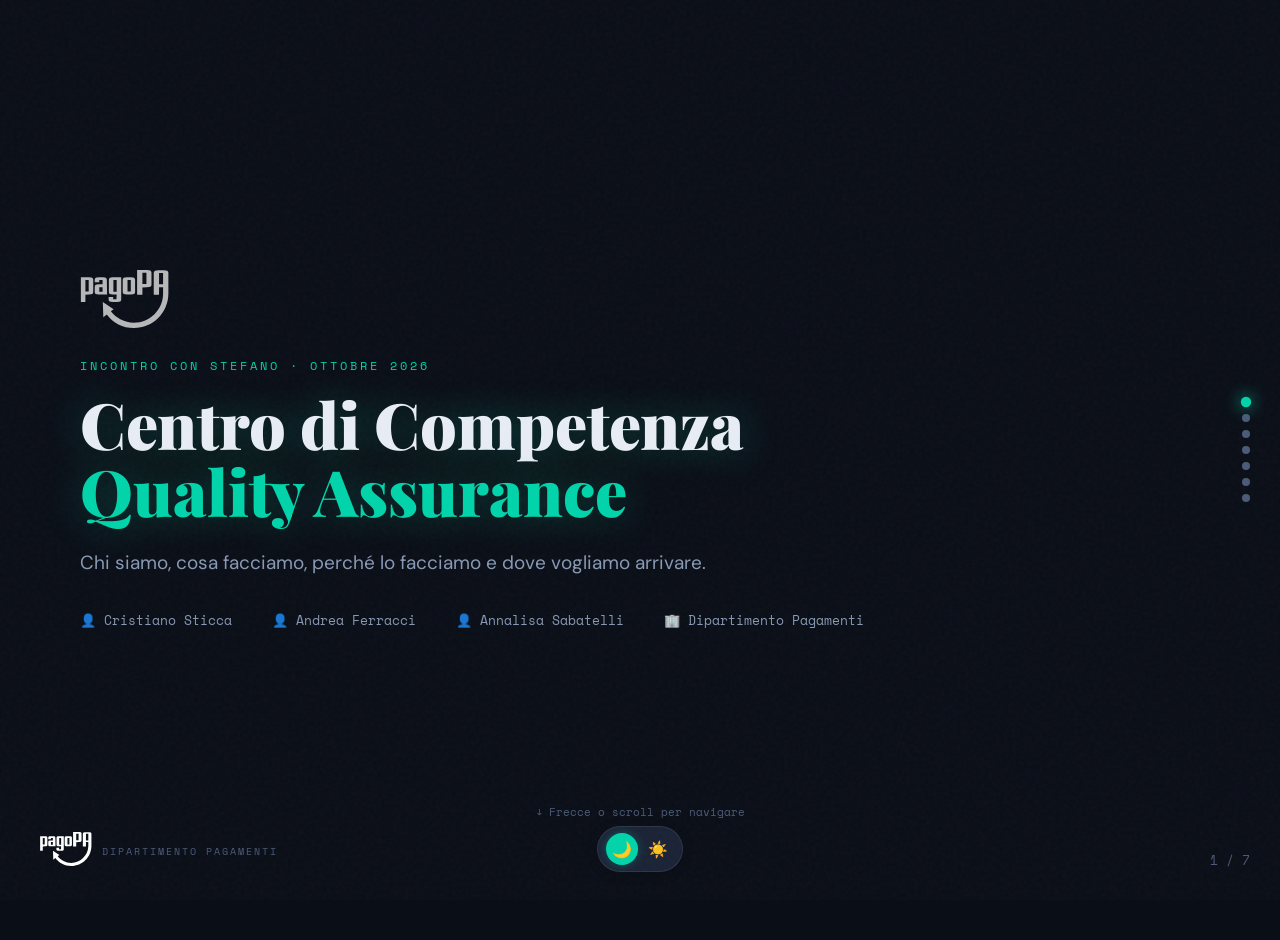
<file: docs/presentazioni/QA_Presentazione_Direttore_2026.html>
<!DOCTYPE html>
<html lang="it">
<head>
<meta charset="UTF-8">
<meta name="viewport" content="width=device-width, initial-scale=1.0">
<title>Centro di Competenza QA — Incontro con Stefano</title>
<link href="https://fonts.googleapis.com/css2?family=DM+Sans:ital,opsz,wght@0,9..40,300;0,9..40,400;0,9..40,500;0,9..40,700;1,9..40,400&family=Space+Mono:wght@400;700&family=Playfair+Display:wght@700;900&display=swap" rel="stylesheet">
<style>
:root {
  --bg: #0a0e17;
  --bg2: #111827;
  --surface: #1a2236;
  --surface2: #232d45;
  --teal: #00d4aa;
  --teal-dim: #00856b;
  --cyan: #06b6d4;
  --amber: #f59e0b;
  --red: #ef4444;
  --pink: #ec4899;
  --text: #e8edf5;
  --text-dim: #8899b4;
  --text-muted: #4a5a78;
  --font-display: 'Playfair Display', Georgia, serif;
  --font-body: 'DM Sans', system-ui, sans-serif;
  --font-mono: 'Space Mono', monospace;
  --svg-text: #e8edf5;
  --svg-muted: #8899b4;
  --svg-dc-bg: rgba(255,255,255,0.05);
  --svg-dc-border: rgba(255,255,255,0.18);
}

[data-theme="light"] {
  --bg: #f4f6fa;
  --bg2: #e9ecf2;
  --surface: #ffffff;
  --surface2: #edf0f7;
  --teal: #008c6e;
  --teal-dim: #006b54;
  --cyan: #0891b2;
  --amber: #d97706;
  --red: #dc2626;
  --pink: #db2777;
  --text: #1a1f2e;
  --text-dim: #4b5563;
  --text-muted: #9ca3af;
  --svg-text: #1a1f2e;
  --svg-muted: #6b7280;
  --svg-dc-bg: rgba(0,0,0,0.03);
  --svg-dc-border: rgba(0,0,0,0.18);
}

*, *::before, *::after { box-sizing: border-box; margin: 0; padding: 0; }

html, body {
  width: 100%; height: 100%;
  overflow: hidden;
  background: var(--bg);
  color: var(--text);
  font-family: var(--font-body);
  transition: background-color 0.4s, color 0.4s;
}

/* SLIDE SYSTEM */
.deck { width: 100%; height: 100vh; position: relative; }

.slide {
  position: absolute; inset: 0;
  display: flex; flex-direction: column;
  justify-content: center;
  padding: 60px 80px;
  opacity: 0;
  transform: translateY(40px);
  pointer-events: none;
  transition: opacity 0.7s cubic-bezier(.4,0,.2,1), transform 0.7s cubic-bezier(.4,0,.2,1);
  overflow-y: auto;
}
.slide.active { opacity: 1; transform: translateY(0); pointer-events: all; }
.slide.exit-up { opacity: 0; transform: translateY(-40px); }
.slide.exit-down { opacity: 0; transform: translateY(40px); }
.slide.no-transition { transition: none !important; }

.deck::before {
  content: '';
  position: fixed; inset: 0;
  background: url("data:image/svg+xml,%3Csvg viewBox='0 0 256 256' xmlns='http://www.w3.org/2000/svg'%3E%3Cfilter id='n'%3E%3CfeTurbulence type='fractalNoise' baseFrequency='0.9' numOctaves='4' stitchTiles='stitch'/%3E%3C/filter%3E%3Crect width='100%25' height='100%25' filter='url(%23n)' opacity='0.03'/%3E%3C/svg%3E");
  pointer-events: none; z-index: 9999;
}

.progress-bar {
  position: fixed; top: 0; left: 0; height: 3px;
  background: linear-gradient(90deg, var(--teal), var(--cyan));
  z-index: 1000;
  transition: width 0.5s cubic-bezier(.4,0,.2,1);
}

.nav-dots {
  position: fixed; right: 30px; top: 50%; transform: translateY(-50%);
  display: flex; flex-direction: column; gap: 8px;
  z-index: 1000;
}
.nav-dot {
  width: 8px; height: 8px; border-radius: 50%;
  background: var(--text-muted);
  cursor: pointer;
  transition: all 0.3s;
  border: none;
}
.nav-dot.active { background: var(--teal); box-shadow: 0 0 12px var(--teal); transform: scale(1.3); }
.nav-dot:hover { background: var(--text-dim); }

.slide-counter {
  position: fixed; bottom: 30px; right: 30px;
  font-family: var(--font-mono);
  font-size: 13px;
  color: var(--text-muted);
  z-index: 1000;
}

.kicker {
  font-family: var(--font-mono);
  font-size: 12px;
  letter-spacing: 3px;
  text-transform: uppercase;
  color: var(--teal);
  margin-bottom: 16px;
}
h1 {
  font-family: var(--font-display);
  font-weight: 900;
  font-size: clamp(42px, 5vw, 72px);
  line-height: 1.05;
  margin-bottom: 24px;
}
h2 {
  font-family: var(--font-display);
  font-weight: 700;
  font-size: clamp(30px, 3.3vw, 48px);
  line-height: 1.15;
  margin-bottom: 20px;
}
h3 {
  font-family: var(--font-body);
  font-weight: 700;
  font-size: 20px;
  margin-bottom: 8px;
}
.subtitle { font-size: 19px; color: var(--text-dim); line-height: 1.6; max-width: 720px; }
.accent { color: var(--teal); }
.accent-amber { color: var(--amber); }
.accent-pink { color: var(--pink); }

.two-col { display: grid; grid-template-columns: 1fr 1fr; gap: 60px; align-items: start; }
.three-col { display: grid; grid-template-columns: repeat(3, 1fr); gap: 24px; }
.four-col { display: grid; grid-template-columns: repeat(4, 1fr); gap: 20px; }

.card {
  background: var(--surface);
  border: 1px solid rgba(255,255,255,0.06);
  border-radius: 16px;
  padding: 24px;
  transition: transform 0.3s, border-color 0.3s;
}
.card:hover { transform: translateY(-4px); border-color: rgba(0,212,170,0.2); }
.card-icon {
  width: 44px; height: 44px;
  border-radius: 12px;
  display: flex; align-items: center; justify-content: center;
  font-size: 20px;
  margin-bottom: 14px;
}
.card p { color: var(--text-dim); font-size: 14px; line-height: 1.6; }

.tag {
  display: inline-block;
  padding: 4px 12px;
  border-radius: 20px;
  font-size: 11px;
  font-family: var(--font-mono);
  letter-spacing: 1px;
  text-transform: uppercase;
}
.tag-teal { background: rgba(0,212,170,0.15); color: var(--teal); }
.tag-amber { background: rgba(245,158,11,0.15); color: var(--amber); }
.tag-cyan { background: rgba(6,182,212,0.15); color: var(--cyan); }
.tag-pink { background: rgba(236,72,153,0.15); color: var(--pink); }

.timeline { position: relative; padding-left: 40px; }
.timeline::before {
  content: '';
  position: absolute; left: 15px; top: 0; bottom: 0;
  width: 2px;
  background: linear-gradient(to bottom, var(--teal), var(--cyan), var(--teal-dim));
}
.tl-item { position: relative; margin-bottom: 26px; }
.tl-item::before {
  content: '';
  position: absolute; left: -33px; top: 6px;
  width: 12px; height: 12px;
  border-radius: 50%;
  background: var(--teal);
  box-shadow: 0 0 10px var(--teal);
}
.tl-item.dim::before { background: var(--text-muted); box-shadow: none; }
.tl-item h4 { font-size: 15px; margin-bottom: 4px; }
.tl-item p { font-size: 13px; color: var(--text-dim); line-height: 1.5; }
.tl-date { font-family: var(--font-mono); font-size: 11px; color: var(--teal); margin-bottom: 4px; }

.pill-grid { display: flex; flex-wrap: wrap; gap: 8px; margin-top: 12px; }
.pill {
  padding: 6px 14px;
  border-radius: 8px;
  font-size: 12px;
  background: var(--surface);
  border: 1px solid rgba(255,255,255,0.06);
  color: var(--text-dim);
}
.pill.done { border-color: var(--teal); color: var(--teal); }
.pill.wip { border-color: var(--amber); color: var(--amber); }

.status-legend {
  display: flex; align-items: center; gap: 20px;
  font-size: 12px; color: var(--text-muted);
  font-family: var(--font-mono);
  margin-bottom: 16px;
}
.status-legend span { display: flex; align-items: center; gap: 6px; }
.status-dot { width: 8px; height: 8px; border-radius: 50%; display: inline-block; }
.status-dot.done { background: var(--teal); }
.status-dot.wip { background: var(--amber); }

.cover-meta {
  display: flex; gap: 40px; margin-top: 32px;
  font-family: var(--font-mono); font-size: 13px; color: var(--text-dim);
}
.cover-meta span { display: flex; align-items: center; gap: 8px; }

.glow-teal { text-shadow: 0 0 40px rgba(0,212,170,0.3); }

.scroll-hint {
  position: fixed; bottom: 80px; left: 50%;
  transform: translateX(-50%);
  font-family: var(--font-mono);
  font-size: 11px;
  color: var(--text-muted);
  z-index: 1000;
  animation: pulse 2s infinite;
}
@keyframes pulse { 0%,100% { opacity: 0.4; } 50% { opacity: 1; } }

.pillar {
  padding: 32px;
  border-radius: 20px;
  border: 1px solid rgba(255,255,255,0.06);
  position: relative;
  overflow: hidden;
}
.pillar::before { content: ''; position: absolute; top: 0; left: 0; right: 0; height: 3px; }
.pillar-testing { background: linear-gradient(180deg, rgba(0,212,170,0.08), var(--surface)); }
.pillar-testing::before { background: linear-gradient(90deg, var(--teal), var(--cyan)); }
.pillar-data { background: linear-gradient(180deg, rgba(245,158,11,0.08), var(--surface)); }
.pillar-data::before { background: linear-gradient(90deg, var(--amber), var(--pink)); }
.pillar-ai { background: linear-gradient(180deg, rgba(236,72,153,0.08), var(--surface)); }
.pillar-ai::before { background: linear-gradient(90deg, var(--pink), var(--cyan)); }

.achievements-grid {
  display: grid;
  grid-template-columns: repeat(4, 1fr);
  gap: 20px;
  margin: 26px 0;
}
.ach-item {
  text-align: center;
  padding: 22px 10px;
  border-radius: 16px;
  background: var(--surface);
  border: 1px solid rgba(255,255,255,0.04);
}
.ach-num {
  font-family: var(--font-display);
  font-size: 38px;
  font-weight: 900;
  background: linear-gradient(135deg, var(--teal), var(--cyan));
  -webkit-background-clip: text;
  -webkit-text-fill-color: transparent;
}
.ach-label { font-size: 12px; color: var(--text-dim); margin-top: 6px; line-height: 1.4; }

.slide.active .fade-in { animation: fadeInUp 0.6s ease both; }
.fade-in:nth-child(1) { animation-delay: 0.1s; }
.fade-in:nth-child(2) { animation-delay: 0.2s; }
.fade-in:nth-child(3) { animation-delay: 0.3s; }
.fade-in:nth-child(4) { animation-delay: 0.4s; }
.fade-in:nth-child(5) { animation-delay: 0.5s; }
.fade-in:nth-child(6) { animation-delay: 0.6s; }
@keyframes fadeInUp { from { opacity: 0; transform: translateY(20px); } to { opacity: 1; transform: translateY(0); } }

.slide-scroll { overflow-y: auto; max-height: calc(100vh - 120px); padding-right: 20px; }
.slide-scroll::-webkit-scrollbar { width: 4px; }
.slide-scroll::-webkit-scrollbar-thumb { background: var(--text-muted); border-radius: 4px; }

@media (max-width: 900px) {
  .slide { padding: 30px 24px; }
  .two-col, .three-col, .four-col { grid-template-columns: 1fr; }
  .achievements-grid { grid-template-columns: repeat(2, 1fr); }
  .nav-dots { display: none; }
  h1 { font-size: 36px; }
  h2 { font-size: 26px; }
}

[data-theme="light"] .deck::before { opacity: 0; }
[data-theme="light"] .glow-teal { text-shadow: none; }
[data-theme="light"] .nav-dot.active { box-shadow: 0 0 8px rgba(0,140,110,0.4); }
[data-theme="light"] .tl-item::before { box-shadow: 0 0 6px rgba(0,140,110,0.3); }
[data-theme="light"] .card { border-color: rgba(0,0,0,0.08); box-shadow: 0 1px 3px rgba(0,0,0,0.06); }
[data-theme="light"] .card:hover { border-color: rgba(0,140,110,0.25); }
[data-theme="light"] .pill { border-color: rgba(0,0,0,0.1); background: var(--bg2); }
[data-theme="light"] .pillar-testing { background: linear-gradient(180deg, rgba(0,140,110,0.06), var(--surface)); }
[data-theme="light"] .pillar-data { background: linear-gradient(180deg, rgba(217,119,6,0.06), var(--surface)); }
[data-theme="light"] .pillar-ai { background: linear-gradient(180deg, rgba(190,24,93,0.06), var(--surface)); }
[data-theme="light"] .pillar { border-color: rgba(0,0,0,0.08); box-shadow: 0 2px 8px rgba(0,0,0,0.05); }
[data-theme="light"] .ach-item { box-shadow: 0 1px 3px rgba(0,0,0,0.06); border-color: rgba(0,0,0,0.06); }
[data-theme="light"] .flow-step { border-color: rgba(0,0,0,0.1); background: var(--bg2); }
[data-theme="light"] .slide-scroll::-webkit-scrollbar-thumb { background: #c4c9d4; }
[data-theme="light"] .ach-num { background: linear-gradient(135deg, var(--teal), var(--cyan)); -webkit-background-clip: text; -webkit-text-fill-color: transparent; }
[data-theme="light"] .fw-tile { border-color: rgba(0,0,0,0.08); }
[data-theme="light"] .fw-tile-amber { border-color: rgba(245,158,11,0.2); }
[data-theme="light"] .syn-col-pag { background: rgba(0,140,110,0.05); border-color: rgba(0,140,110,0.18); }
[data-theme="light"] .syn-col-send { background: rgba(190,24,93,0.05); border-color: rgba(190,24,93,0.18); }
[data-theme="light"] .syn-result { background: linear-gradient(90deg, rgba(0,140,110,0.06), rgba(190,24,93,0.06)); border-color: rgba(0,0,0,0.08); }
[data-theme="light"] .syn-result-text strong { color: #007a5a; }
[data-theme="light"] .syn-result-tag { background: rgba(0,140,110,0.1); color: #007a5a; border-color: rgba(0,140,110,0.22); }

/* FRAMEWORK / MODULE TILES (informational, no modal) */
.fw-grid { display: grid; grid-template-columns: repeat(3, 1fr); gap: 16px; margin-top: 4px; }
.fw-tile {
  display: flex; align-items: center; gap: 16px;
  padding: 20px 22px;
  border-radius: 14px;
  background: var(--surface);
  border: 1px solid rgba(255,255,255,0.06);
  transition: all 0.25s;
}
.fw-tile:hover { border-color: var(--teal); background: rgba(0,212,170,0.05); transform: translateY(-3px); }
.fw-tile-amber { border-color: rgba(245,158,11,0.15); }
.fw-tile-amber:hover { border-color: var(--amber); background: rgba(245,158,11,0.05); }
.fw-tile-icon { font-size: 26px; flex-shrink: 0; line-height: 1; }
.fw-tile-body { flex: 1; min-width: 0; }
.fw-tile-title { font-size: 15px; font-weight: 700; color: var(--text); margin-bottom: 4px; }
.fw-tile-sub { font-size: 12px; color: var(--text-muted); line-height: 1.4; font-family: var(--font-mono); }

/* FLOW BREADCRUMB */
.flow { display: flex; align-items: center; gap: 8px; flex-wrap: wrap; margin: 16px 0; }
.flow-step { padding: 8px 16px; border-radius: 10px; font-size: 13px; font-weight: 500; background: var(--surface); border: 1px solid rgba(255,255,255,0.08); }
.flow-arrow { color: var(--teal); font-size: 18px; }

/* SINERGIA PANEL */
.syn-panel { display: flex; flex-direction: column; gap: 6px; margin: 10px 0 6px; }
.syn-row { display: flex; align-items: stretch; gap: 0; }
.syn-col { flex: 1; padding: 14px 16px; border-radius: 10px; display: flex; flex-direction: column; gap: 6px; }
.syn-col-pag { background: rgba(0,212,170,0.07); border: 1px solid rgba(0,212,170,0.2); }
.syn-col-send { background: rgba(236,72,153,0.07); border: 1px solid rgba(236,72,153,0.2); }
.syn-col-hdr { font-family: var(--font-mono); font-size: 10px; letter-spacing: 1px; font-weight: 700; text-transform: uppercase; margin-bottom: 3px; }
.syn-col-pag .syn-col-hdr { color: var(--teal); }
.syn-col-send .syn-col-hdr { color: var(--pink); }
.syn-bullet { font-size: 13px; color: var(--text-dim); display: flex; align-items: baseline; gap: 6px; }
.syn-bullet::before { content: '▸'; font-size: 10px; flex-shrink: 0; }
.syn-col-pag .syn-bullet::before { color: var(--teal); }
.syn-col-send .syn-bullet::before { color: var(--pink); }
.syn-plus { display: flex; align-items: center; justify-content: center; width: 40px; flex-shrink: 0; font-size: 20px; font-weight: 700; color: var(--text-muted); }
.syn-result { display: flex; align-items: center; gap: 12px; flex-wrap: wrap; padding: 12px 18px; border-radius: 10px; background: linear-gradient(90deg, rgba(0,212,170,0.08), rgba(236,72,153,0.08)); border: 1px solid rgba(255,255,255,0.1); font-size: 13px; margin-top: 14px; }
.syn-result-icon { font-size: 18px; }
.syn-result-text { color: var(--text); flex: 1; line-height: 1.5; }
.syn-result-text strong { color: var(--teal); }
.syn-result-tag { font-size: 10px; font-weight: 700; letter-spacing: 0.06em; padding: 3px 10px; border-radius: 20px; white-space: nowrap; background: rgba(0,212,170,0.12); color: var(--teal); border: 1px solid rgba(0,212,170,0.25); }

/* WATERMARK */
.watermark {
  position: fixed; bottom: 30px; left: 40px;
  font-family: var(--font-mono); font-size: 10px;
  color: var(--text-muted); letter-spacing: 2px;
  text-transform: uppercase; z-index: 1000;
  display: flex; align-items: center;
}
.logo-light { display: none; }
.logo-dark { display: inline; }
[data-theme="light"] .logo-light { display: inline; }
[data-theme="light"] .logo-dark { display: none; }
.cover-logo { margin-bottom: 24px; }
.cover-logo svg { opacity: 0.7; }
[data-theme="light"] .cover-logo .logo-light { display: block; }
[data-theme="light"] .cover-logo .logo-dark { display: none; }
.cover-logo .logo-light { display: none; }
.cover-logo .logo-dark { display: block; }

/* THEME TOGGLE */
.theme-toggle {
  position: fixed; bottom: 28px; left: 50%; transform: translateX(-50%);
  z-index: 1001;
  background: var(--surface);
  border: 1px solid rgba(128,128,128,0.2);
  border-radius: 40px;
  padding: 6px 8px;
  display: flex; align-items: center; gap: 4px;
  cursor: pointer;
  transition: all 0.3s;
  box-shadow: 0 2px 12px rgba(0,0,0,0.2);
}
.theme-toggle:hover { border-color: var(--teal); }
.theme-btn {
  width: 32px; height: 32px; border-radius: 50%;
  border: none; background: transparent; cursor: pointer;
  font-size: 16px;
  display: flex; align-items: center; justify-content: center;
  transition: all 0.3s;
  color: var(--text-muted);
}
.theme-btn.active { background: var(--teal); color: #fff; box-shadow: 0 0 10px rgba(0,212,170,0.3); }
[data-theme="light"] .theme-btn.active { box-shadow: 0 0 10px rgba(0,140,110,0.3); }

/* ROADMAP TIMELINE */
.rm-track { display: flex; gap: 0; margin-bottom: 40px; position: relative; }
.rm-line { position: absolute; top: 18px; left: 0; right: 0; height: 3px; background: linear-gradient(90deg,var(--teal),var(--cyan),var(--amber),var(--pink)); border-radius: 2px; }
.rm-step { flex: 1; text-align: center; position: relative; padding-top: 40px; }
.rm-dot { position: absolute; top: 10px; left: 50%; transform: translateX(-50%); width: 16px; height: 16px; border-radius: 50%; }
.rm-dot.done { background: var(--teal); box-shadow: 0 0 12px var(--teal); }
.rm-dot.pending { border: 2px solid var(--amber); background: transparent; }
.rm-dot.future { border: 2px solid var(--pink); background: transparent; }
.rm-date { font-family: var(--font-mono); font-size: 11px; margin-bottom: 6px; }
.rm-title { font-size: 13px; font-weight: 700; }
.rm-desc { font-size: 11px; color: var(--text-muted); margin-top: 4px; }

/* DEEP DIVE SEPARATOR */
.dd-separator { display: flex; align-items: center; gap: 16px; margin-bottom: 8px; }
.dd-badge {
  font-family: var(--font-mono); font-size: 11px; letter-spacing: 2px; text-transform: uppercase;
  color: var(--pink); border: 1px solid rgba(236,72,153,0.3); background: rgba(236,72,153,0.08);
  padding: 4px 12px; border-radius: 20px;
}

/* CLICKABLE TILES */
.ach-item.clickable, .fw-tile.clickable { cursor: pointer; }
.fw-tile.clickable { justify-content: space-between; }
.fw-tile-arrow { font-size: 16px; color: var(--text-muted); transition: color 0.2s, transform 0.2s; flex-shrink: 0; }
.fw-tile.clickable:hover .fw-tile-arrow { color: var(--teal); transform: translate(2px, -2px); }
.fw-tile-amber.clickable:hover .fw-tile-arrow { color: var(--amber); }

/* MODAL SYSTEM */
.modal-overlay {
  position: fixed; inset: 0;
  background: rgba(0,0,0,0.6);
  backdrop-filter: blur(8px);
  -webkit-backdrop-filter: blur(8px);
  z-index: 2000;
  display: flex; align-items: center; justify-content: center;
  opacity: 0; pointer-events: none;
  transition: opacity 0.3s;
}
.modal-overlay.open { opacity: 1; pointer-events: all; }
.modal-box {
  background: var(--surface);
  border: 1px solid rgba(255,255,255,0.1);
  border-radius: 20px;
  padding: 40px;
  max-width: 720px; width: 90%; max-height: 80vh;
  overflow-y: auto;
  transform: translateY(20px) scale(0.97);
  transition: transform 0.35s cubic-bezier(.4,0,.2,1);
  box-shadow: 0 24px 64px rgba(0,0,0,0.4);
  position: relative;
}
[data-theme="light"] .modal-box { border-color: rgba(0,0,0,0.1); box-shadow: 0 24px 64px rgba(0,0,0,0.15); }
.modal-overlay.open .modal-box { transform: translateY(0) scale(1); }
.modal-close {
  position: absolute; top: 16px; right: 16px;
  width: 36px; height: 36px; border-radius: 50%;
  border: 1px solid rgba(128,128,128,0.2);
  background: var(--bg); color: var(--text-dim);
  font-size: 18px; cursor: pointer;
  display: flex; align-items: center; justify-content: center;
  transition: all 0.2s;
}
.modal-close:hover { border-color: var(--teal); color: var(--teal); }
.modal-box h3 { font-family: var(--font-display); font-size: 24px; margin-bottom: 18px; padding-right: 30px; }
.modal-box p { color: var(--text-dim); font-size: 14px; line-height: 1.7; margin-bottom: 12px; }
.modal-box ul { padding-left: 20px; color: var(--text-dim); font-size: 13px; line-height: 1.9; }
.modal-box li { margin-bottom: 4px; }
.modal-box li strong, .modal-box p strong { color: var(--text); }
.modal-item { padding: 14px 0; border-bottom: 1px solid rgba(128,128,128,0.1); display: flex; gap: 14px; align-items: flex-start; }
.modal-item:last-child { border-bottom: none; }
.modal-item-num { font-family: var(--font-mono); font-size: 13px; color: var(--teal); width: 28px; flex-shrink: 0; padding-top: 2px; }
.modal-item-body h4 { font-size: 15px; margin-bottom: 4px; }
.modal-item-body p { font-size: 13px; color: var(--text-dim); line-height: 1.6; margin-bottom: 0; }

/* MODAL CARDS (over/under style, es. Quality Manifesto) */
.modal-cards-grid { display: grid; grid-template-columns: repeat(3, 1fr); gap: 14px; }
.modal-card {
  background: var(--bg2);
  border: 1px solid rgba(255,255,255,0.07);
  border-radius: 14px;
  padding: 20px 16px;
  display: flex; flex-direction: column; align-items: center; text-align: center;
  gap: 6px;
  transition: border-color 0.25s, transform 0.25s;
}
[data-theme="light"] .modal-card { border-color: rgba(0,0,0,0.08); background: var(--bg); }
.modal-card:hover { border-color: var(--teal); transform: translateY(-3px); }
.mc-icon { font-size: 32px; line-height: 1; margin-bottom: 6px; }
.mc-over { font-size: 13px; font-weight: 700; color: var(--text); line-height: 1.3; }
.mc-vs { font-family: var(--font-mono); font-size: 9px; letter-spacing: 2px; color: var(--teal); text-transform: uppercase; padding: 2px 8px; border-radius: 4px; background: rgba(0,212,170,0.1); }
.mc-under { font-size: 11px; color: var(--text-muted); text-decoration: line-through; line-height: 1.3; }
.mc-desc { font-size: 11px; color: var(--text-dim); line-height: 1.55; margin-top: 6px; padding-top: 10px; border-top: 1px solid rgba(255,255,255,0.05); }
[data-theme="light"] .mc-desc { border-top-color: rgba(0,0,0,0.07); }
@media (max-width: 900px) { .modal-cards-grid { grid-template-columns: 1fr; } }

/* FLOW DIAGRAM MODAL (Processo QA & SDLC / Branching Model) */
.flow-modal-overlay {
  position: fixed; inset: 0;
  background: rgba(0,0,0,0.75);
  backdrop-filter: blur(12px);
  -webkit-backdrop-filter: blur(12px);
  z-index: 2500;
  display: flex; align-items: center; justify-content: center;
  padding: 30px;
  opacity: 0; pointer-events: none;
  transition: opacity 0.3s;
}
.flow-modal-overlay.open { opacity: 1; pointer-events: all; }
.flow-modal-box {
  background: var(--bg2);
  border: 1px solid rgba(255,255,255,0.08);
  border-radius: 20px;
  padding: 36px 40px 28px;
  width: 100%; max-width: 940px;
  max-height: 90vh; overflow-y: auto;
  position: relative;
  transform: translateY(24px) scale(0.97);
  transition: transform 0.35s cubic-bezier(.4,0,.2,1);
  box-shadow: 0 32px 80px rgba(0,0,0,0.5);
}
[data-theme="light"] .flow-modal-box { border-color: rgba(0,0,0,0.1); box-shadow: 0 32px 80px rgba(0,0,0,0.15); }
.flow-modal-overlay.open .flow-modal-box { transform: translateY(0) scale(1); }

.fm-step-desc { display: flex; align-items: center; gap: 16px; margin-bottom: 28px; min-height: 44px; }
.fm-step-num { font-family: var(--font-mono); font-size: 11px; color: var(--teal); letter-spacing: 2px; flex-shrink: 0; }
.fm-step-label { font-size: 16px; font-weight: 600; color: var(--text); transition: opacity 0.3s; }

.fd-wrap { display: flex; flex-direction: column; gap: 10px; }
.fd-mc-row, .fd-header-row, .fd-row { display: flex; align-items: center; gap: 10px; }
.fd-lbl-gap { width: 80px; flex-shrink: 0; }
.fd-harrow-gap { width: 32px; flex-shrink: 0; }
.fd-mc-bar {
  flex: 1; text-align: center; padding: 5px 12px; border-radius: 6px;
  border: 1px dashed rgba(6,182,212,0.35); color: var(--cyan);
  font-family: var(--font-mono); font-size: 10px; letter-spacing: 1.5px;
  overflow: hidden; white-space: nowrap;
}
.fd-ph { flex: 1; text-align: center; padding: 8px 6px; border-radius: 8px; font-family: var(--font-mono); font-size: 11px; letter-spacing: 2px; font-weight: 700; }
.fd-init  { background: rgba(99,115,180,0.18); color: #8899cc; }
.fd-plan  { background: rgba(6,182,212,0.14); color: var(--cyan); }
.fd-exec  { background: rgba(0,212,170,0.14); color: var(--teal); }
.fd-close { background: rgba(245,158,11,0.14); color: var(--amber); }
.fd-track-lbl { width: 80px; flex-shrink: 0; font-family: var(--font-mono); font-size: 10px; color: var(--text-muted); text-align: right; line-height: 1.5; padding-right: 4px; text-transform: uppercase; letter-spacing: 1px; }
.fd-qa-lbl { color: var(--teal); }
.fd-col { flex: 1; display: flex; flex-direction: column; align-items: center; gap: 5px; }
.fd-col-empty { flex: 1; }
.fd-harrow { width: 32px; flex-shrink: 0; text-align: center; font-size: 22px; color: var(--text-muted); }
.fd-node {
  width: 100%; padding: 10px 12px; border-radius: 10px; font-size: 12px;
  text-align: center; line-height: 1.45;
  background: rgba(255,255,255,0.04); border: 1px solid rgba(255,255,255,0.08); color: var(--text);
}
[data-theme="light"] .fd-node { background: rgba(0,0,0,0.03); border-color: rgba(0,0,0,0.1); }
.fd-node small { display: block; font-size: 10px; opacity: 0.65; margin-top: 2px; }
.fd-sprint { background: rgba(6,182,212,0.1) !important; border-color: rgba(6,182,212,0.25) !important; }
.fd-qa { background: rgba(0,212,170,0.08) !important; border-color: rgba(0,212,170,0.2) !important; }
.fd-gate { background: rgba(245,158,11,0.1) !important; border-color: rgba(245,158,11,0.35) !important; color: var(--amber) !important; font-weight: 700; font-size: 13px !important; }
.fd-qa-gate { background: rgba(0,212,170,0.1) !important; border-color: rgba(0,212,170,0.35) !important; color: var(--teal) !important; font-weight: 700; font-size: 18px !important; padding: 16px !important; }
.fd-down { color: var(--text-muted); font-size: 16px; }
.fd-divider { height: 1px; background: rgba(255,255,255,0.06); margin: 4px 0; }
[data-theme="light"] .fd-divider { background: rgba(0,0,0,0.08); }

.flow-item { opacity: 0; transform: scale(0.85) translateY(6px); transition: opacity 0.4s ease, transform 0.4s cubic-bezier(.34,1.4,.64,1); }
.flow-item.fi-visible { opacity: 1 !important; transform: scale(1) translateY(0) !important; }
.fd-gate.fi-visible { animation: gatePulseAmber 2.5s ease-in-out infinite 0.5s; }
.fd-qa-gate.fi-visible { animation: gatePulseTeal 2.5s ease-in-out infinite 0.7s; }
@keyframes gatePulseAmber { 0%,100% { box-shadow: 0 0 0 0 rgba(245,158,11,0); } 50% { box-shadow: 0 0 18px 4px rgba(245,158,11,0.25); } }
@keyframes gatePulseTeal { 0%,100% { box-shadow: 0 0 0 0 rgba(0,212,170,0); } 50% { box-shadow: 0 0 18px 4px rgba(0,212,170,0.25); } }

.fm-nav { display: flex; align-items: center; justify-content: space-between; margin-top: 28px; padding-top: 20px; border-top: 1px solid rgba(255,255,255,0.06); }
[data-theme="light"] .fm-nav { border-top-color: rgba(0,0,0,0.08); }
.fm-btn { padding: 10px 24px; border-radius: 10px; border: 1px solid rgba(128,128,128,0.2); font-family: var(--font-body); font-size: 14px; font-weight: 600; cursor: pointer; transition: all 0.2s; }
.fm-btn:disabled { opacity: 0.3; cursor: not-allowed; }
.fm-btn-sec { background: transparent; color: var(--text-dim); }
.fm-btn-sec:not(:disabled):hover { border-color: var(--text-dim); color: var(--text); }
.fm-btn-pri { background: var(--teal); color: #000; border-color: var(--teal); }
.fm-btn-pri:not(:disabled):hover { opacity: 0.85; }
.fm-steps-track { display: flex; gap: 8px; align-items: center; }
.fm-step-dot { width: 8px; height: 8px; border-radius: 50%; background: var(--text-muted); transition: all 0.3s; }
.fm-step-dot.active { background: var(--teal); width: 24px; border-radius: 4px; box-shadow: 0 0 8px rgba(0,212,170,0.4); }

/* BRANCHING DIAGRAM */
.bm-diagram { display: flex; flex-direction: column; gap: 0; padding: 8px 0 16px; overflow-x: auto; }
.bm-row { display: flex; align-items: center; height: 40px; }
.bm-track-lbl { width: 72px; flex-shrink: 0; font-family: var(--font-mono); font-size: 10px; color: var(--text-muted); text-align: right; padding-right: 12px; line-height: 1.4; text-transform: uppercase; letter-spacing: 1px; }
.bm-fb-lbl { color: var(--amber); }
.bm-line-wrap { display: flex; align-items: center; flex: 1; }
.bm-seg { height: 4px; flex: 1; opacity: 0; transition: opacity 0.35s; }
.bm-seg-main { background: var(--cyan); }
.bm-seg-fb { background: var(--amber); }
.bm-node { width: 14px; height: 14px; border-radius: 50%; flex-shrink: 0; position: relative; z-index: 2; opacity: 0; transform: scale(0); transition: opacity 0.3s, transform 0.35s cubic-bezier(.34,1.56,.64,1); }
.bm-merge-point { width: 18px; height: 18px; border-radius: 50%; border: 3px solid var(--teal); background: var(--bg2); flex-shrink: 0; opacity: 0; transform: scale(0); transition: opacity 0.3s, transform 0.35s cubic-bezier(.34,1.56,.64,1); z-index: 2; }
.bm-spacer-2 { width: 110px; flex-shrink: 0; }
.bm-node-main { background: var(--cyan); box-shadow: 0 0 8px rgba(6,182,212,0.5); }
.bm-node-fb { background: var(--amber); box-shadow: 0 0 8px rgba(245,158,11,0.5); }
.bm-node-mock { background: var(--text-muted); width: 10px; height: 10px; }
.bm-node-dev { background: var(--cyan); width: 16px; height: 16px; box-shadow: 0 0 10px rgba(6,182,212,0.6); }
.bm-node-uat { background: var(--amber); width: 16px; height: 16px; box-shadow: 0 0 10px rgba(245,158,11,0.6); }
.bm-node-rc { background: var(--teal); width: 12px; height: 12px; box-shadow: 0 0 8px rgba(0,212,170,0.5); }
.bm-node-release { background: var(--teal); width: 18px; height: 18px; box-shadow: 0 0 14px rgba(0,212,170,0.7); }
.bm-node-release::after { content: '🎉'; position: absolute; top: -22px; left: 50%; transform: translateX(-50%); font-size: 14px; }
.bm-item.bm-visible { opacity: 1 !important; }
.bm-item.bm-visible.bm-node, .bm-item.bm-visible.bm-merge-point { opacity: 1; transform: scale(1); }
.bm-labels-row { display: flex; align-items: center; padding-left: 72px; height: 22px; opacity: 0; transition: opacity 0.4s; }
.bm-item.bm-visible.bm-labels-row { opacity: 1; }
.bm-label-spacer { flex: 7; }
.bm-label { font-family: var(--font-mono); font-size: 9px; letter-spacing: 1px; text-align: center; flex: 1.2; }
.bm-label-merge, .bm-label-rc, .bm-label-rel { color: var(--teal); }
.bm-connectors { position: relative; height: 0; padding-left: 72px; pointer-events: none; }
.bm-fork, .bm-join { position: absolute; border-left: 2px dashed rgba(245,158,11,0.5); height: 40px; width: 1px; opacity: 0; transition: opacity 0.4s; z-index: 1; }
.bm-fork { left: 186px; top: -40px; }
.bm-join { left: calc(72px + 385px); top: -40px; border-color: rgba(0,212,170,0.5); }
.bm-sync-row { display: flex; align-items: flex-start; padding-left: 72px; margin-top: 6px; }
.bm-sync-spacer { width: 110px; flex-shrink: 0; }
.bm-sync { flex: 1; display: flex; flex-direction: column; align-items: center; gap: 4px; opacity: 0; transition: opacity 0.4s; }
.bm-item.bm-visible.bm-sync { opacity: 1; }
.bm-sync-dot { width: 8px; height: 8px; border-radius: 50%; background: var(--teal); margin-top: 2px; }
.bm-sync-label { font-size: 10px; color: var(--text-dim); text-align: center; line-height: 1.4; font-family: var(--font-mono); }
.bm-sync-label code { font-size: 9px; color: var(--text-muted); background: var(--surface2); padding: 1px 4px; border-radius: 3px; display: block; margin-top: 2px; }
.bm-gate-banner { margin: 16px 0 0; padding: 12px 18px; border-radius: 10px; background: rgba(0,212,170,0.08); border: 1px solid rgba(0,212,170,0.25); font-size: 13px; color: var(--text); opacity: 0; transition: opacity 0.5s; }
.bm-item.bm-visible.bm-gate-banner { opacity: 1; }
[data-theme="light"] .bm-gate-banner { background: rgba(0,140,110,0.06); border-color: rgba(0,140,110,0.2); }

/* DQ SOLUTION DIAGRAM */
.dqs-arch { display:flex; flex-direction:column; gap:8px; }
.dqs-top-row { display:flex; align-items:stretch; gap:0; }
.dqs-zone-src { display:flex; flex-direction:column; gap:4px; justify-content:center; padding:8px; background:rgba(100,116,139,0.08); border:1.5px solid rgba(100,116,139,0.2); border-radius:8px; flex-shrink:0; }
.dqs-zone-hdr { font-family:var(--font-mono); font-size:9px; letter-spacing:1.2px; color:var(--text-muted); text-transform:uppercase; margin-bottom:4px; text-align:center; }
.dqs-src-box { background:rgba(59,130,246,0.15); border:1.5px solid rgba(59,130,246,0.3); border-radius:5px; padding:4px 8px; font-size:10px; font-weight:600; color:#93c5fd; text-align:center; white-space:nowrap; }
.dqs-harr { display:flex; align-items:center; justify-content:center; padding:0 8px; font-size:18px; color:var(--text-muted); flex-shrink:0; align-self:center; }
.dqs-zone-ingest { display:flex; flex-direction:column; gap:4px; padding:8px; background:rgba(59,130,246,0.07); border:1.5px solid rgba(59,130,246,0.2); border-radius:8px; flex-shrink:0; }
.dqs-zone-subhdr { font-family:var(--font-mono); font-size:8px; color:rgba(147,197,253,0.5); text-align:center; margin-bottom:2px; }
.dqs-hub-box { background:rgba(59,130,246,0.15); border:1px solid rgba(59,130,246,0.35); border-radius:5px; padding:3px 8px; font-size:10px; color:#93c5fd; display:flex; align-items:center; justify-content:space-between; gap:6px; }
.dqs-hub-diamond { opacity:0.6; }
.dqs-ingest-arr { display:flex; flex-direction:column; justify-content:space-evenly; padding:0 6px; flex-shrink:0; }
.dqs-ingest-lbl { font-size:9px; color:var(--text-muted); font-family:var(--font-mono); white-space:nowrap; }
.dqs-zone-lake { display:flex; flex-direction:column; gap:6px; padding:10px 12px; background:rgba(220,180,60,0.07); border:1.5px solid rgba(220,180,60,0.22); border-radius:8px; flex:1; position:relative; }
.dqs-lake-hdr { color:var(--amber); }
.dqs-lake-inner { display:flex; align-items:flex-start; gap:5px; }
.dqs-lake-col { display:flex; flex-direction:column; gap:3px; }
.dqs-col-hdr { font-family:var(--font-mono); font-size:9px; letter-spacing:0.8px; margin-bottom:3px; text-align:center; }
.dqs-entity { border-radius:5px; padding:3px 7px; font-size:10px; font-weight:600; text-align:center; border:1.5px solid; white-space:nowrap; }
.dqs-entity-bronze { background:rgba(180,120,40,0.15); border-color:rgba(180,120,40,0.4); color:#fbbf24; }
.dqs-entity-silver { background:rgba(148,163,184,0.12); border-color:rgba(148,163,184,0.3); color:#cbd5e1; }
.dqs-entity-gold   { background:rgba(161,140,40,0.18); border-color:rgba(161,140,40,0.4); color:#fde68a; }
.dqs-dc-badge { font-size:8px; color:rgba(251,191,36,0.8); background:rgba(251,191,36,0.07); border:1px solid rgba(251,191,36,0.18); border-radius:4px; padding:2px 5px; text-align:center; }
.dqs-dedup-arr { display:flex; flex-direction:column; justify-content:space-evenly; padding:0 3px; color:var(--text-muted); font-size:8px; font-family:var(--font-mono); align-self:stretch; padding-top:18px; }
.dqs-check-down { color:var(--red); font-size:8px; font-family:var(--font-mono); font-weight:700; text-align:center; margin-top:4px; }
.dqs-gold-col { border:1.5px dashed rgba(245,158,11,0.3); border-radius:7px; padding:6px 8px; background:rgba(245,158,11,0.04); }
.dqs-gold-badge { font-size:8px; color:var(--amber); background:rgba(245,158,11,0.1); border:1px solid rgba(245,158,11,0.3); border-radius:5px; padding:3px 6px; text-align:center; line-height:1.3; margin-bottom:5px; }
.dqs-dqf-bar { background:rgba(239,68,68,0.1); border:1.5px solid rgba(239,68,68,0.35); border-radius:7px; padding:8px 16px; display:flex; align-items:center; justify-content:center; gap:12px; }
.dqs-dqf-title { font-size:12px; font-weight:700; color:#fca5a5; }
.dqs-dqf-tech { font-size:11px; color:var(--text-muted); }
.dqs-cloudera-badge { position:absolute; top:6px; right:8px; font-family:var(--font-display); font-size:11px; font-weight:700; color:var(--amber); background:rgba(245,158,11,0.08); border:1.5px solid rgba(245,158,11,0.28); border-radius:5px; padding:2px 8px; }
.dqs-bottom-row { display:flex; align-items:center; gap:8px; }
.dqs-results-row { display:flex; align-items:center; gap:8px; flex:1; }
.dqs-storage-box { background:rgba(245,158,11,0.08); border:1.5px solid rgba(245,158,11,0.25); border-radius:7px; padding:6px 10px; font-size:10px; color:#fde68a; text-align:center; flex-shrink:0; }
.dqs-res-lbl { font-size:9px; color:var(--text-muted); font-family:var(--font-mono); white-space:nowrap; flex-shrink:0; }
.dqs-obs-bar { background:rgba(59,130,246,0.1); border:1.5px solid rgba(59,130,246,0.28); border-radius:7px; padding:7px 14px; flex:1; display:flex; align-items:center; gap:8px; }
.dqs-obs-title { font-size:11px; font-weight:600; color:#93c5fd; white-space:nowrap; }
.dqs-alerts-col { display:flex; flex-direction:column; gap:3px; align-items:center; flex-shrink:0; }
.dqs-alert-box { background:rgba(16,185,129,0.1); border:1.5px solid rgba(16,185,129,0.28); border-radius:6px; padding:4px 10px; font-size:10px; color:#6ee7b7; text-align:center; white-space:nowrap; }
.dqs-slack-box { background:rgba(76,0,130,0.12); border:1.5px solid rgba(150,70,200,0.25); border-radius:6px; padding:3px 10px; font-size:10px; color:#c4b5fd; text-align:center; }
.dqs-notes { display:flex; gap:8px; flex-wrap:wrap; }
.dqs-note { font-size:10px; color:var(--text-muted); background:rgba(239,68,68,0.06); border:1px solid rgba(239,68,68,0.14); border-radius:6px; padding:5px 9px; line-height:1.5; flex:1; min-width:120px; }
.dqs-item { opacity:0; transform:translateY(12px); transition:opacity 0.45s ease, transform 0.45s ease; }
.dqs-item.dqs-visible { opacity:1; transform:translateY(0); }

/* CATALOGO CONTROLLI */
.ctrl-grid { display: grid; grid-template-columns: repeat(3, 1fr); gap: 14px; margin-bottom: 16px; }
.ctrl-card { border-radius: 14px; padding: 18px; border: 1px solid rgba(255,255,255,0.07); background: var(--surface); display: flex; flex-direction: column; gap: 12px; }
[data-theme="light"] .ctrl-card { border-color: rgba(0,0,0,0.08); }
.ctrl-puntuale { border-color: rgba(0,212,170,0.2); background: rgba(0,212,170,0.03); }
.ctrl-intra { border-color: rgba(6,182,212,0.2); background: rgba(6,182,212,0.03); }
.ctrl-cross { border-color: rgba(236,72,153,0.2); background: rgba(236,72,153,0.03); }
.ctrl-card-header { display: flex; justify-content: space-between; align-items: center; }
.ctrl-badge { font-family: var(--font-mono); font-size: 10px; letter-spacing: 1px; text-transform: uppercase; padding: 3px 10px; border-radius: 6px; border: 1px solid; font-weight: 700; }
.ctrl-icon { font-size: 22px; }
.ctrl-desc { font-size: 12px; color: var(--text-dim); line-height: 1.5; }
.ctrl-desc strong { color: var(--text); }
.ctrl-examples { display: flex; flex-direction: column; gap: 8px; }
.ctrl-example { background: var(--bg2); border-radius: 8px; padding: 9px 11px; border: 1px solid rgba(255,255,255,0.05); }
[data-theme="light"] .ctrl-example { background: var(--bg); border-color: rgba(0,0,0,0.07); }
.ctrl-ex-anim { opacity: 0; transform: translateY(6px); animation: ctrlFadeIn 0.4s ease forwards; }
@keyframes ctrlFadeIn { to { opacity: 1; transform: translateY(0); } }
.ctrl-ex-header { display: flex; align-items: center; gap: 6px; margin-bottom: 5px; flex-wrap: wrap; }
.ctrl-entity { font-family: var(--font-mono); font-size: 10px; font-weight: 700; padding: 2px 6px; border-radius: 4px; background: rgba(255,255,255,0.07); color: var(--text); }
[data-theme="light"] .ctrl-entity { background: rgba(0,0,0,0.06); }
.ctrl-field { font-family: var(--font-mono); font-size: 10px; color: var(--text-muted); flex: 1; }
.ctrl-result { font-family: var(--font-mono); font-size: 10px; font-weight: 700; padding: 2px 7px; border-radius: 5px; flex-shrink: 0; }
.ctrl-pass { background: rgba(0,212,170,0.15); color: var(--teal); }
.ctrl-warn { background: rgba(245,158,11,0.15); color: var(--amber); }
.ctrl-fail { background: rgba(239,68,68,0.15); color: var(--red); }
.ctrl-ex-rule { font-family: var(--font-mono); font-size: 10px; color: var(--cyan); margin-bottom: 3px; }
.ctrl-ex-val { font-size: 11px; color: var(--text-muted); }
.ctrl-ex-val code { font-family: var(--font-mono); font-size: 10px; background: rgba(255,255,255,0.06); padding: 1px 4px; border-radius: 3px; color: var(--text); }
[data-theme="light"] .ctrl-ex-val code { background: rgba(0,0,0,0.06); }
.ctrl-legend { display: flex; align-items: center; gap: 8px; flex-wrap: wrap; padding: 10px 14px; border-radius: 10px; background: var(--surface2); font-size: 12px; }

/* ===== Presentazione Direttore — componenti aggiuntivi ===== */
.person {
  background: var(--surface);
  border: 1px solid rgba(255,255,255,0.06);
  border-radius: 16px;
  padding: 26px 24px 22px;
  display: flex; flex-direction: column; align-items: center; text-align: center;
  position: relative; overflow: hidden;
}
.person::before {
  content: ''; position: absolute; top: 0; left: 0; right: 0; height: 3px;
  background: var(--person-accent, var(--teal));
}
.person-photo {
  width: 104px; height: 104px; border-radius: 50%;
  object-fit: cover;
  border: 3px solid var(--person-accent, var(--teal));
  margin-bottom: 14px;
  background: var(--surface2);
}
.person-name { font-family: var(--font-display); font-size: 21px; font-weight: 700; color: var(--text); }
.person-role {
  font-family: var(--font-mono); font-size: 11px; letter-spacing: 1.5px; text-transform: uppercase;
  color: var(--person-accent, var(--teal)); margin: 6px 0 4px;
}
.person-focus { font-size: 13px; color: var(--text-dim); font-style: italic; margin-bottom: 14px; }
.person-bio { list-style: none; text-align: left; width: 100%; display: flex; flex-direction: column; gap: 7px; }
.person-bio li { font-size: 13px; line-height: 1.5; color: var(--text-dim); padding-left: 16px; position: relative; }
.person-bio li::before { content: '▸'; position: absolute; left: 0; color: var(--person-accent, var(--teal)); }
.person-years { color: var(--text-muted); letter-spacing: 1px; }
.person-logos {
  margin-top: auto; width: 100%;
  background: #ffffff; border-radius: 10px; padding: 10px 12px;
  display: flex; align-items: center; justify-content: space-evenly; gap: 12px; flex-wrap: nowrap;
}
.person-bio { margin-bottom: 16px; }
.person-logos img { height: 22px; max-width: 72px; min-width: 0; object-fit: contain; }
.person-logos img.tall { height: 28px; }
.person-logos img.wide { height: 28px; max-width: 100px; }
[data-theme="light"] .person-logos { background: var(--bg); border: 1px solid rgba(0,0,0,0.06); }
.team-band {
  margin-top: 22px; display: flex; gap: 18px; flex-wrap: wrap; align-items: stretch;
}
.team-band > div {
  flex: 1 1 260px; background: var(--surface); border-radius: 12px; padding: 14px 20px;
  border: 1px solid rgba(255,255,255,0.06); display: flex; align-items: center; gap: 14px;
}
.team-band .big { font-family: var(--font-display); font-size: 30px; font-weight: 900; color: var(--teal); white-space: nowrap; }
.team-band .txt { font-size: 13px; color: var(--text-dim); line-height: 1.5; }
.team-band .txt strong { color: var(--text); }

.gap-list { list-style: none; display: flex; flex-direction: column; gap: 9px; margin-top: 14px; }
.gap-list li { font-size: 14px; color: var(--text-dim); padding-left: 22px; position: relative; line-height: 1.45; }
.gap-list li::before { content: '✕'; position: absolute; left: 0; color: var(--red); font-weight: 700; }
.gap-list.ok li::before { content: '✓'; color: var(--teal); }
.maturity {
  display: flex; gap: 6px; margin-top: 14px;
}
.maturity span {
  flex: 1; text-align: center; font-family: var(--font-mono); font-size: 10px; letter-spacing: 1px;
  text-transform: uppercase; padding: 8px 4px; border-radius: 6px;
  background: var(--surface2); color: var(--text-muted);
}
.maturity span.here { background: rgba(239,68,68,0.15); color: var(--red); font-weight: 700; outline: 1px solid var(--red); }
.claim {
  margin-top: 26px; font-family: var(--font-display); font-style: italic; font-size: 20px;
  color: var(--text); border-left: 3px solid var(--amber); padding: 6px 0 6px 18px; max-width: 1100px;
}

.hub-link {
  display: inline-flex; align-items: center; gap: 8px; margin-top: 12px;
  font-family: var(--font-mono); font-size: 12px; color: var(--cyan); text-decoration: none;
  border: 1px solid var(--cyan); border-radius: 999px; padding: 6px 14px;
}
.hub-link:hover { background: rgba(6,182,212,0.12); }

.status-row { display: flex; flex-direction: column; gap: 10px; margin-top: 12px; }
.status-row div { font-size: 13px; color: var(--text-dim); line-height: 1.5; display: flex; gap: 10px; align-items: flex-start; }
.status-row .st {
  flex: 0 0 auto; font-family: var(--font-mono); font-size: 10px; letter-spacing: 1px; text-transform: uppercase;
  padding: 2px 8px; border-radius: 4px; margin-top: 2px;
}
.st.live { background: rgba(0,212,170,0.14); color: var(--teal); }
.st.wip { background: rgba(245,158,11,0.14); color: var(--amber); }
.st.exp { background: rgba(236,72,153,0.14); color: var(--pink); }
.st.next { background: rgba(6,182,212,0.14); color: var(--cyan); }
.status-row .st { min-width: 74px; text-align: center; }
.trend { font-family: var(--font-mono); font-size: 11px; color: var(--text-muted); margin-top: 6px; }
.trend strong { color: var(--teal); }
.note { font-size: 12px; color: var(--text-muted); margin-top: 10px; line-height: 1.5; font-style: italic; }

.enabler {
  background: linear-gradient(135deg, rgba(245,158,11,0.16), rgba(236,72,153,0.08));
  border: 2px solid var(--amber);
  box-shadow: 0 0 0 4px rgba(245,158,11,0.08), 0 12px 40px rgba(245,158,11,0.16);
  padding: 26px 28px;
}
.enabler-kicker { font-family: var(--font-mono); font-size: 11px; letter-spacing: 2px; text-transform: uppercase; color: var(--amber); }
.enabler h3 { font-family: var(--font-display); font-size: 24px; color: var(--text); margin: 6px 0 0; }
.enabler ol { list-style: none; counter-reset: en; display: flex; flex-direction: column; gap: 14px; margin-top: 18px; }
.enabler li { counter-increment: en; font-size: 15px; color: var(--text-dim); line-height: 1.5; padding-left: 42px; position: relative; }
.enabler li::before {
  content: counter(en); position: absolute; left: 0; top: -1px;
  width: 28px; height: 28px; border-radius: 50%; background: var(--amber); color: #1a1f2e;
  font-family: var(--font-mono); font-size: 13px; font-weight: 700; display: flex; align-items: center; justify-content: center;
}
.enabler li strong { color: var(--text); }
.goal-grid { display: grid; grid-template-columns: 1fr 1.4fr; gap: 24px; align-items: stretch; }
@media (max-width: 900px) { .goal-grid { grid-template-columns: 1fr; } }
[data-theme="light"] .card.enabler {
  border: 2px solid var(--amber);
  background: linear-gradient(135deg, rgba(217,119,6,0.10), rgba(219,39,119,0.05));
  box-shadow: 0 0 0 4px rgba(217,119,6,0.08), 0 12px 32px rgba(217,119,6,0.14);
}
.target-badge {
  display: inline-block; font-family: var(--font-display); font-size: 40px; font-weight: 900; color: var(--pink); line-height: 1;
}
[data-theme="light"] .person, [data-theme="light"] .team-band > div { border-color: rgba(0,0,0,0.08); box-shadow: 0 2px 10px rgba(0,0,0,0.04); }

</style>
</head>
<body>

<div class="progress-bar" id="progressBar"></div>
<div class="nav-dots" id="navDots"></div>
<div class="slide-counter" id="slideCounter"></div>
<div class="scroll-hint" id="scrollHint">↓&ensp;Frecce o scroll per navigare</div>

<div class="watermark">
  <span class="logo-dark"><svg viewBox="0 0 35 23" width="52" height="34" xmlns="http://www.w3.org/2000/svg"><path fill="#FFFFFF" d="M24.4,6.9v2.9h-2.1V0h2.1h0.2h1.5C27.4,0,28,0.3,28,1v4.8c0,0.7-0.6,1-1.8,1L24.4,6.9z M26,1.1h-1.6v4.5H26V1.1z"/><path fill="#FFFFFF" d="M1.8,9.8v2.9H0V2.9h1.8H2h1.3c1.1,0,1.6,0.3,1.6,1v4.8c0,0.7-0.5,1-1.5,1L1.8,9.8z M3.1,4H1.8v4.5h1.3V4z"/><path fill="#FFFFFF" d="M10.4,9.7H7c-1,0-1.5-0.3-1.5-1v-2c0-0.7,0.5-1,1.5-1h1.6V4H7.3v0.9H5.5v-1c0-0.7,0.5-1,1.6-1h1.7c1,0,1.5,0.3,1.5,1L10.4,9.7z M7.3,8.6h1.3V6.8H7.3V8.6z"/><path fill="#FFFFFF" d="M14.2,9.7h-1.6c-1,0-1.5-0.3-1.5-1V3.9c0-0.7,0.5-1,1.6-1H14h0.2H16v8.8c0,0.7-0.5,1-1.6,1h-1.8c-1,0-1.6-0.3-1.6-1v-1h1.8v0.9h1.3L14.2,9.7z M12.9,8.6h1.3V4h-1.3V8.6z"/><path fill="#FFFFFF" d="M21.5,8.7c0,0.7-0.5,1-1.6,1h-1.7c-1,0-1.6-0.3-1.6-1V3.9c0-0.7,0.5-1,1.6-1H20c1,0,1.5,0.3,1.5,1V8.7z M19.8,4h-1.3v4.5h1.3V4z"/><path fill="#FFFFFF" d="M34.7,1.1c0-0.7-0.6-1-1.8-1h-2.1c-1.2,0-1.9,0.3-1.9,1v8.7H31v-3h1.6v2.5c0,6.4-5.2,11.6-11.6,11.6c-3.7,0-7-1.8-9.1-4.5l1.1-0.8l-4.3-2.9l0.2,6l1.4-1.1C12.7,20.9,16.6,23,21,23c7.6,0,13.7-6.1,13.7-13.7V1.1z M32.6,5.7H31V1.2h1.6V5.7z"/></svg></span>
  <span class="logo-light"><svg viewBox="0 0 35 23" width="52" height="34" xmlns="http://www.w3.org/2000/svg"><path fill="#1D1D1B" d="M24.4,6.9v2.9h-2.1V0h2.1h0.2h1.5c1.3,0,1.9,0.3,1.9,1v4.8c0,0.7-0.6,1-1.8,1L24.4,6.9z M26,1.1h-1.6v4.5H26V1.1z"/><path fill="#1D1D1B" d="M1.8,9.8v2.9H0V2.9h1.8H2h1.3c1.1,0,1.6,0.3,1.6,1v4.8c0,0.7-0.5,1-1.5,1L1.8,9.8z M3.1,4H1.8v4.5h1.3V4z"/><path fill="#1D1D1B" d="M10.4,9.7H7c-1,0-1.5-0.3-1.5-1v-2c0-0.7,0.5-1,1.5-1h1.6V4H7.3v0.9H5.5v-1c0-0.7,0.5-1,1.6-1h1.7c1,0,1.5,0.3,1.5,1V9.7z M7.3,8.6h1.3V6.8H7.3V8.6z"/><path fill="#1D1D1B" d="M14.2,9.7h-1.6c-1,0-1.5-0.3-1.5-1V3.9c0-0.7,0.5-1,1.6-1H14h0.2H16v8.8c0,0.7-0.5,1-1.6,1h-1.8c-1,0-1.6-0.3-1.6-1v-1h1.8v0.9h1.3L14.2,9.7z M12.9,8.6h1.3V4h-1.3V8.6z"/><path fill="#1D1D1B" d="M21.5,8.7c0,0.7-0.5,1-1.6,1h-1.7c-1,0-1.6-0.3-1.6-1V3.9c0-0.7,0.5-1,1.6-1H20c1,0,1.5,0.3,1.5,1V8.7z M19.8,4h-1.3v4.5h1.3V4z"/><path fill="#1D1D1B" d="M34.7,1.1c0-0.7-0.6-1-1.8-1h-2.1c-1.2,0-1.9,0.3-1.9,1v8.7H31v-3h1.6v2.5c0,6.4-5.2,11.6-11.6,11.6c-3.7,0-7-1.8-9.1-4.5l1.1-0.8l-4.3-2.9l0.2,6l1.4-1.1C12.7,20.9,16.6,23,21,23c7.6,0,13.7-6.1,13.7-13.7V1.1z M32.6,5.7H31V1.2h1.6V5.7z"/></svg></span>
  <span style="margin-left:10px;">Dipartimento Pagamenti</span>
</div>

<div class="theme-toggle" id="themeToggle" title="Cambia tema">
  <button class="theme-btn active" data-theme-val="dark" onclick="setTheme('dark')">🌙</button>
  <button class="theme-btn" data-theme-val="light" onclick="setTheme('light')">☀️</button>
</div>

<div class="deck" id="deck">

<!-- ==================== SLIDE 0: COVER ==================== -->
<div class="slide active" data-idx="0">
  <div class="fade-in cover-logo">
    <span class="logo-dark"><svg viewBox="0 0 35 23" width="90" height="58" xmlns="http://www.w3.org/2000/svg"><path fill="#FFFFFF" d="M24.4,6.9v2.9h-2.1V0h2.1h0.2h1.5C27.4,0,28,0.3,28,1v4.8c0,0.7-0.6,1-1.8,1L24.4,6.9z M26,1.1h-1.6v4.5H26V1.1z"/><path fill="#FFFFFF" d="M1.8,9.8v2.9H0V2.9h1.8H2h1.3c1.1,0,1.6,0.3,1.6,1v4.8c0,0.7-0.5,1-1.5,1L1.8,9.8z M3.1,4H1.8v4.5h1.3V4z"/><path fill="#FFFFFF" d="M10.4,9.7H7c-1,0-1.5-0.3-1.5-1v-2c0-0.7,0.5-1,1.5-1h1.6V4H7.3v0.9H5.5v-1c0-0.7,0.5-1,1.6-1h1.7c1,0,1.5,0.3,1.5,1L10.4,9.7z M7.3,8.6h1.3V6.8H7.3V8.6z"/><path fill="#FFFFFF" d="M14.2,9.7h-1.6c-1,0-1.5-0.3-1.5-1V3.9c0-0.7,0.5-1,1.6-1H14h0.2H16v8.8c0,0.7-0.5,1-1.6,1h-1.8c-1,0-1.6-0.3-1.6-1v-1h1.8v0.9h1.3L14.2,9.7z M12.9,8.6h1.3V4h-1.3V8.6z"/><path fill="#FFFFFF" d="M21.5,8.7c0,0.7-0.5,1-1.6,1h-1.7c-1,0-1.6-0.3-1.6-1V3.9c0-0.7,0.5-1,1.6-1H20c1,0,1.5,0.3,1.5,1V8.7z M19.8,4h-1.3v4.5h1.3V4z"/><path fill="#FFFFFF" d="M34.7,1.1c0-0.7-0.6-1-1.8-1h-2.1c-1.2,0-1.9,0.3-1.9,1v8.7H31v-3h1.6v2.5c0,6.4-5.2,11.6-11.6,11.6c-3.7,0-7-1.8-9.1-4.5l1.1-0.8l-4.3-2.9l0.2,6l1.4-1.1C12.7,20.9,16.6,23,21,23c7.6,0,13.7-6.1,13.7-13.7V1.1z M32.6,5.7H31V1.2h1.6V5.7z"/></svg></span>
    <span class="logo-light"><svg viewBox="0 0 35 23" width="90" height="58" xmlns="http://www.w3.org/2000/svg"><path fill="#1D1D1B" d="M24.4,6.9v2.9h-2.1V0h2.1h0.2h1.5c1.3,0,1.9,0.3,1.9,1v4.8c0,0.7-0.6,1-1.8,1L24.4,6.9z M26,1.1h-1.6v4.5H26V1.1z"/><path fill="#1D1D1B" d="M1.8,9.8v2.9H0V2.9h1.8H2h1.3c1.1,0,1.6,0.3,1.6,1v4.8c0,0.7-0.5,1-1.5,1L1.8,9.8z M3.1,4H1.8v4.5h1.3V4z"/><path fill="#1D1D1B" d="M10.4,9.7H7c-1,0-1.5-0.3-1.5-1v-2c0-0.7,0.5-1,1.5-1h1.6V4H7.3v0.9H5.5v-1c0-0.7,0.5-1,1.6-1h1.7c1,0,1.5,0.3,1.5,1V9.7z M7.3,8.6h1.3V6.8H7.3V8.6z"/><path fill="#1D1D1B" d="M14.2,9.7h-1.6c-1,0-1.5-0.3-1.5-1V3.9c0-0.7,0.5-1,1.6-1H14h0.2H16v8.8c0,0.7-0.5,1-1.6,1h-1.8c-1,0-1.6-0.3-1.6-1v-1h1.8v0.9h1.3L14.2,9.7z M12.9,8.6h1.3V4h-1.3V8.6z"/><path fill="#1D1D1B" d="M21.5,8.7c0,0.7-0.5,1-1.6,1h-1.7c-1,0-1.6-0.3-1.6-1V3.9c0-0.7,0.5-1,1.6-1H20c1,0,1.5,0.3,1.5,1V8.7z M19.8,4h-1.3v4.5h1.3V4z"/><path fill="#1D1D1B" d="M34.7,1.1c0-0.7-0.6-1-1.8-1h-2.1c-1.2,0-1.9,0.3-1.9,1v8.7H31v-3h1.6v2.5c0,6.4-5.2,11.6-11.6,11.6c-3.7,0-7-1.8-9.1-4.5l1.1-0.8l-4.3-2.9l0.2,6l1.4-1.1C12.7,20.9,16.6,23,21,23c7.6,0,13.7-6.1,13.7-13.7V1.1z M32.6,5.7H31V1.2h1.6V5.7z"/></svg></span>
  </div>
  <div class="fade-in"><div class="kicker">Incontro con Stefano · Ottobre 2026</div></div>
  <h1 class="fade-in glow-teal">Centro di Competenza<br><span class="accent">Quality Assurance</span></h1>
  <div class="fade-in">
    <p class="subtitle">Chi siamo, cosa facciamo, perché lo facciamo e dove vogliamo arrivare.</p>
  </div>
  <div class="cover-meta fade-in">
    <span>👤 Cristiano Sticca</span>
    <span>👤 Andrea Ferracci</span>
    <span>👤 Annalisa Sabatelli</span>
    <span>🏢 Dipartimento Pagamenti</span>
  </div>
</div>

<!-- ==================== SLIDE 1: CHI SIAMO ==================== -->
<div class="slide" data-idx="1">
  <div class="slide-scroll">
    <div class="fade-in kicker">Chi Siamo</div>
    <h2 class="fade-in">Tre profili, <span class="accent">un'unica squadra</span></h2>

    <div class="three-col fade-in" style="margin-top:26px;">
      <div class="person" style="--person-accent:var(--teal);">
        <img class="person-photo" src="img/cristiano-foto.jpeg" alt="Cristiano Sticca">
        <div class="person-name">Cristiano Sticca</div>
        <div class="person-role">QA Manager <span class="person-years">· ~18 anni</span></div>
        <div class="person-focus">Visione, governance, rapporto con gli stakeholder</div>
        <ul class="person-bio">
          <li>10+ anni in GSE: IT Project Manager e referente per la qualità del software</li>
          <li>Solutions Architect in Enel · Product Owner &amp; QA Manager in Treedom</li>
          <li>Customer Success in Microsoft · in PagoPA dal 2023</li>
        </ul>
        <div class="person-logos"><img src="img/loghi/gse.png" alt="GSE" class="tall"><img src="img/loghi/enel.svg" alt="Enel"><img src="img/loghi/treedom.svg" alt="Treedom" class="tall"><img src="img/loghi/microsoft.svg" alt="Microsoft"></div>
      </div>

      <div class="person" style="--person-accent:var(--cyan);">
        <img class="person-photo" src="img/andrea-foto.png" alt="Andrea Ferracci">
        <div class="person-name">Andrea Ferracci</div>
        <div class="person-role">Lead Tecnico <span class="person-years">· ~28 anni</span></div>
        <div class="person-focus">Architettura e automazione dei test</div>
        <ul class="person-bio">
          <li>14 anni in BNL BNP Paribas: Enterprise &amp; Technical Architect</li>
          <li>Automazione di deploy e CI/CD, piattaforme cloud, monitoring</li>
          <li>In PagoPA dal 2022: Technical PM, poi Senior QA Engineer</li>
        </ul>
        <div class="person-logos"><img src="img/loghi/bnl.svg" alt="BNL BNP Paribas" class="tall"><img src="img/loghi/ibm.svg" alt="IBM"></div>
      </div>

      <div class="person" style="--person-accent:var(--amber);">
        <img class="person-photo" src="img/annalisa-foto.jpeg" alt="Annalisa Sabatelli">
        <div class="person-name">Annalisa Sabatelli</div>
        <div class="person-role">Business / Data Analyst <span class="person-years">· ~19 anni</span></div>
        <div class="person-focus">Qualità del dato e KPI</div>
        <ul class="person-bio">
          <li>~10 anni in FCA: validazione e test di prototipi (Fiat, Alfa Romeo, Maserati)</li>
          <li>Responsabile software embedded, qualità e miglioramento continuo in Alstom, Iveco, CIM4.0</li>
          <li>In PagoPA dal 2025: Data Quality Framework e Data Contract</li>
        </ul>
        <div class="person-logos"><img src="img/loghi/fca.svg" alt="FCA" class="tall"><img src="img/loghi/alstom.svg" alt="Alstom"><img src="img/loghi/iveco.svg" alt="Iveco"><img src="img/loghi/pininfarina.svg" alt="Pininfarina" class="wide"></div>
      </div>
    </div>

    <div class="team-band fade-in">
      <div>
        <span class="big">~65</span>
        <span class="txt"><strong>anni di esperienza complessiva</strong><br>in qualità, architettura e delivery, in contesti enterprise e regolati</span>
      </div>
      <div>
        <span class="big">+5</span>
        <span class="txt"><strong>Team esteso</strong> (partner ALTEN · Quantyca)<br>1 QA Analyst · 3 QA Engineer · 1 Data Engineer</span>
      </div>
    </div>
  </div>
</div>

<!-- ==================== SLIDE 2: PERCHÉ ==================== -->
<div class="slide" data-idx="2">
  <div class="slide-scroll">
    <div class="fade-in kicker">Perché Esistiamo</div>
    <h2 class="fade-in">Da pratiche ad hoc a <span class="accent">qualità misurabile</span></h2>

    <div class="two-col fade-in" style="margin-top:26px;">
      <div class="card" style="border-top:3px solid var(--red);">
        <h3 style="font-size:17px;">Da dove partivamo</h3>
        <p style="margin-top:4px;">Assessment ALTEN 2025 — maturità dei processi di test</p>
        <div class="maturity">
          <span class="here">Ad Hoc</span><span>Controlled</span><span>Efficient</span><span>Optimizing</span>
        </div>
        <ul class="gap-list">
          <li>Nessuna strategia di test condivisa</li>
          <li>Nessun team di test dedicato</li>
          <li>Casi di test non standard e non tracciati</li>
          <li>Metriche e quality gate assenti</li>
          <li>Poca visibilità sulla qualità per chi decide</li>
        </ul>
      </div>

      <div class="card" style="border-top:3px solid var(--teal);">
        <h3 style="font-size:17px;">La nostra risposta</h3>
        <p style="margin-top:4px;">Un Centro di Competenza che rende la qualità <strong style="color:var(--text);">misurabile e replicabile</strong> per tutto il Dipartimento</p>
        <ul class="gap-list ok" style="margin-top:22px;">
          <li>Un processo QA unico, integrato nel ciclo di sviluppo</li>
          <li>Test automatici condivisi, riusabili da tutti i team</li>
          <li>Un <strong style="color:var(--text);">Quality Gate</strong>: go / no-go prima della produzione</li>
          <li>Controlli continui sulla qualità del dato</li>
          <li>KPI e dashboard per decidere sui fatti</li>
        </ul>
      </div>
    </div>

    <div class="claim fade-in">Su una piattaforma di pagamenti nazionale, un difetto in produzione costa in fiducia, non solo in ore.</div>
  </div>
</div>

<!-- ==================== SLIDE 3: COSA FACCIAMO ==================== -->
<div class="slide" data-idx="3">
  <div class="slide-scroll">
    <div class="fade-in kicker">Cosa Facciamo</div>
    <h2 class="fade-in">Due pilastri, <span class="accent">un unico obiettivo</span></h2>

    <div class="two-col fade-in" style="margin-top:26px;">
      <div class="pillar pillar-testing">
        <div style="display:flex;align-items:center;gap:12px;margin-bottom:14px;">
          <span style="font-size:30px;">🧪</span>
          <div>
            <h3 style="font-size:20px;margin:0;">Testing</h3>
            <span class="tag tag-teal" style="margin-top:4px;">Il software fa ciò che deve?</span>
          </div>
        </div>
        <ul class="gap-list ok">
          <li><strong style="color:var(--text);">Test Automation Service</strong>: un motore di test unico, richiamabile dalla pipeline di qualsiasi team</li>
          <li><strong style="color:var(--text);">Test di non regressione</strong> quotidiani: ciò che funzionava continua a funzionare</li>
          <li><strong style="color:var(--text);">Quality Gate</strong>: il QA dà il go / no-go prima del rilascio</li>
        </ul>
      </div>

      <div class="pillar pillar-data">
        <div style="display:flex;align-items:center;gap:12px;margin-bottom:14px;">
          <span style="font-size:30px;">🗄️</span>
          <div>
            <h3 style="font-size:20px;margin:0;">Data Quality</h3>
            <span class="tag tag-amber" style="margin-top:4px;">I dati sono affidabili?</span>
          </div>
        </div>
        <ul class="gap-list ok">
          <li><strong style="color:var(--text);">Data Contract</strong>: accordi chiari tra chi produce e chi usa i dati</li>
          <li><strong style="color:var(--text);">Controlli automatici</strong> sui dati del Data Lake (GPD, GEC, FdR…)</li>
          <li><strong style="color:var(--text);">Alert proattivi</strong> quando un dato non è conforme, prima che arrivi ai report</li>
          <li><strong style="color:var(--text);">Observability BDI</strong>: flussi di performance della piattaforma verso BDI</li>
          <li><strong style="color:var(--text);">Quality Improvement</strong>: KPI PSP</li>
          <li><strong style="color:var(--text);">Flusso pacchetti GEC</strong> verso il sito pubblico</li>
        </ul>
      </div>
    </div>

    <div class="two-col fade-in" style="margin-top:20px;">
      <div class="card" style="border-top:3px solid var(--cyan);">
        <h3 style="font-size:15px;">🖥️ Central Hub QA</h3>
        <p>Un unico portale per KPI, dashboard di test e qualità del dato: la qualità resa visibile.</p>
        <a class="hub-link" href="https://pagopa-u-itn-qa-qa-hub-wa.azurewebsites.net/" target="_blank" rel="noopener">Apri il portale ↗</a>
      </div>
      <div class="card" style="border-top:3px solid var(--pink);">
        <h3 style="font-size:15px;">🤝 In rete con gli altri dipartimenti</h3>
        <p>Sync regolari con SEND &amp; Interop (SL QA&amp;OPS) e IO-Wallet-Multicanalità. Il nostro Quality Manifesto è stato adottato anche da SL QA&amp;OPS.</p>
      </div>
    </div>
  </div>
</div>

<!-- ==================== SLIDE 4: DOVE SIAMO OGGI ==================== -->
<!-- Dati TAS: esecuzioni del workflow test-automation-service.yml (pagopa/pagopa-platform-integration-test)
     avviate da pagopa-platform-github-bot, aggiornati all'8/10/2026. Da riscaricare prima dell'incontro. -->
<div class="slide" data-idx="4">
  <div class="slide-scroll">
    <div class="fade-in kicker">Stato Attuale</div>
    <h2 class="fade-in">Dove siamo <span class="accent">oggi</span></h2>

    <div class="achievements-grid fade-in" style="margin-top:22px;">
      <div class="ach-item">
        <div class="ach-num">120+</div>
        <div class="ach-label">Esecuzioni del TAS<br>dalle pipeline dei team</div>
      </div>
      <div class="ach-item">
        <div class="ach-num">2</div>
        <div class="ach-label">Prodotti con NRT live<br>WISP · Checkout</div>
      </div>
      <div class="ach-item">
        <div class="ach-num">1</div>
        <div class="ach-label">Controllo DQ attivo<br>DQF live su GEC</div>
      </div>
      <div class="ach-item">
        <div class="ach-num">Live</div>
        <div class="ach-label">Central Hub QA<br>in uso</div>
      </div>
    </div>

    <div class="three-col fade-in" style="margin-top:18px;">
      <div class="card" style="border-top:3px solid var(--teal);">
        <h3 style="font-size:15px;">🧪 Testing</h3>
        <div class="status-row">
          <div><span class="st live">Live</span><span>TAS integrato con <strong style="color:var(--text);">Checkout</strong></span></div>
          <div><span class="st live">Live</span><span>NRT su <strong style="color:var(--text);">WISP · Checkout</strong></span></div>
          <div><span class="st wip">In corso</span><span>Integrazione TAS con eCommerce</span></div>
          <div><span class="st wip">In corso</span><span>NRT su FdR</span></div>
          <div><span class="st next">Prossimi</span><span>Integrazione TAS con i Core Components</span></div>
          <div><span class="st next">Prossimi</span><span>NRT su POS · OdP</span></div>
        </div>
    </div>

      <div class="card" style="border-top:3px solid var(--amber);">
        <h3 style="font-size:15px;">🗄️ Data Quality</h3>
        <div class="status-row">
          <div><span class="st live">Fatto</span><span>Data Quality Framework completato</span></div>
          <div><span class="st live">Live</span><span>Primo data check su GEC in produzione dal 12/10</span></div>
          <div><span class="st wip">In corso</span><span>Predisposizione al go-live degli altri data control (FdR, GPD, Wallet, Biz)</span></div>
        </div>
      </div>

      <div class="card" style="border-top:3px solid var(--cyan);">
        <h3 style="font-size:15px;">🖥️ Central Hub &amp; AI</h3>
        <div class="status-row">
          <div><span class="st live">Live</span><span>Drift delle API SANP, KPI Jira del team, controlli DQ, trend su Commissioni PSP e GPD</span></div>
          <div><span class="st wip">In corso</span><span>Dashboard sui KPI dei test</span></div>
          <div><span class="st exp">Sperim.</span><span>Agenti AI nel workflow QA, in allineamento con le linee guida di Engineering</span></div>
        </div>
      </div>
    </div>
  </div>
</div>

<!-- ==================== SLIDE 5: DOVE VOGLIAMO ANDARE ==================== -->
<div class="slide" data-idx="5">
  <div class="slide-scroll">
    <div class="fade-in kicker">Dove Vogliamo Andare</div>
    <h2 class="fade-in">Il 2027 è l'anno <span class="accent">dell'applicazione</span></h2>

    <div class="fade-in" style="margin-top:22px;">
      <div class="rm-track">
        <div class="rm-line"></div>
        <div class="rm-step">
          <div class="rm-dot done"></div>
          <div class="rm-date" style="color:var(--teal);">FEB 2026</div>
          <div class="rm-title">Kick-off</div>
          <div class="rm-desc">Assessment, Manifesto, framework</div>
        </div>
        <div class="rm-step">
          <div class="rm-dot done"></div>
          <div class="rm-date" style="color:var(--teal);">OTT 2026</div>
          <div class="rm-title">Siamo qui</div>
          <div class="rm-desc">Pilota in produzione: TAS, DQ, Central Hub</div>
        </div>
        <div class="rm-step">
          <div class="rm-dot pending"></div>
          <div class="rm-date" style="color:var(--amber);">GEN 2027</div>
          <div class="rm-title">Scale-up</div>
          <div class="rm-desc">Framework applicato a tutte le componenti</div>
        </div>
        <div class="rm-step">
          <div class="rm-dot future"></div>
          <div class="rm-date" style="color:var(--pink);">DIC 2027</div>
          <div class="rm-title">Target</div>
          <div class="rm-desc">Quality Gate sul 70% dei rilasci</div>
        </div>
      </div>
    </div>

    <div class="goal-grid fade-in" style="margin-top:6px;">
      <div class="card" style="border-top:3px solid var(--pink);">
        <div style="display:flex;align-items:baseline;gap:14px;">
          <span class="target-badge">70%</span>
          <h3 style="font-size:15px;margin:0;">dei rilasci con Quality Gate entro fine 2027</h3>
        </div>
        <ul class="gap-list ok" style="margin-top:16px;">
          <li>TAS esteso a tutti i team prodotto</li>
          <li>Data Quality su tutte le entità critiche del Data Lake</li>
          <li>Assessment TO-BE per misurare il salto di maturità</li>
          <li>Agenti AI a regime, allineati alle linee guida di Engineering</li>
        </ul>
      </div>

      <div class="card enabler">
        <div class="enabler-kicker">Condizioni necessarie</div>
        <h3>Cosa serve per arrivarci</h3>
        <ol>
          <li><strong>Adozione da parte dei team prodotto</strong>: il Quality Gate come passaggio standard del rilascio</li>
          <li><strong>Continuità del team</strong>: competenze ormai consolidate su processo, automazione e dato</li>
          <li><strong>Un'identità organizzativa riconosciuta</strong>, come la struttura duale già presente su SEND, per avere l'autorevolezza necessaria verso i team di sviluppo</li>
        </ol>
      </div>
    </div>
  </div>
</div>

<!-- ==================== SLIDE 6: CHIUSURA ==================== -->
<div class="slide" data-idx="6">
  <div class="fade-in" style="text-align:center;width:100%;">
    <p style="font-family:var(--font-display);font-size:34px;color:var(--teal);font-weight:700;font-style:italic;margin-bottom:20px;">"Build Quality Together!"</p>
    <p class="subtitle" style="margin:0 auto;text-align:center;">Un framework già in produzione, una squadra esperta, un obiettivo chiaro per il 2027.</p>
  </div>
</div>

</div><!-- /deck -->

<script>
function setTheme(theme) {
  document.documentElement.setAttribute('data-theme', theme);
  document.querySelectorAll('.theme-btn').forEach(btn => {
    btn.classList.toggle('active', btn.getAttribute('data-theme-val') === theme);
  });
}

(function() {
  const deck = document.getElementById('deck');
  const slides = deck.querySelectorAll('.slide');
  const total = slides.length;
  let current = 0;
  let transitioning = false;

  const navDots = document.getElementById('navDots');
  slides.forEach((_, i) => {
    const dot = document.createElement('button');
    dot.className = 'nav-dot' + (i === 0 ? ' active' : '');
    dot.addEventListener('click', () => goTo(i));
    navDots.appendChild(dot);
  });

  function updateUI() {
    document.getElementById('progressBar').style.width = ((current / (total - 1)) * 100) + '%';
    document.getElementById('slideCounter').textContent = (current + 1) + ' / ' + total;
    navDots.querySelectorAll('.nav-dot').forEach((d, i) => d.classList.toggle('active', i === current));
    document.getElementById('scrollHint').style.display = current === 0 ? '' : 'none';
  }

  function goTo(idx) {
    if (idx === current || idx < 0 || idx >= total || transitioning) return;
    transitioning = true;
    const dir = idx > current ? 1 : -1;
    const prev = slides[current];
    const next = slides[idx];

    prev.classList.remove('active');
    prev.classList.add(dir > 0 ? 'exit-up' : 'exit-down');

    next.classList.add('no-transition');
    next.style.transform = dir > 0 ? 'translateY(40px)' : 'translateY(-40px)';
    next.style.opacity = '0';

    void next.offsetHeight;
    next.classList.remove('no-transition');
    next.classList.add('active');
    next.style.transform = '';
    next.style.opacity = '';

    setTimeout(() => {
      prev.classList.remove('exit-up', 'exit-down');
      prev.style.transform = '';
      prev.style.opacity = '';
      transitioning = false;
    }, 700);

    current = idx;
    updateUI();
  }

  document.addEventListener('keydown', e => {
    if (e.key === 'ArrowDown' || e.key === 'ArrowRight' || e.key === ' ' || e.key === 'PageDown') {
      e.preventDefault(); goTo(current + 1);
    }
    if (e.key === 'ArrowUp' || e.key === 'ArrowLeft' || e.key === 'PageUp') {
      e.preventDefault(); goTo(current - 1);
    }
    if (e.key === 'Home') { e.preventDefault(); goTo(0); }
    if (e.key === 'End') { e.preventDefault(); goTo(total - 1); }
  });

  let wheelTimeout;
  deck.addEventListener('wheel', e => {
    const activeSlide = slides[current];
    const scrollEl = activeSlide.querySelector('.slide-scroll');
    if (scrollEl) {
      const atTop = scrollEl.scrollTop <= 0;
      const atBottom = scrollEl.scrollTop + scrollEl.clientHeight >= scrollEl.scrollHeight - 5;
      if ((e.deltaY > 0 && !atBottom) || (e.deltaY < 0 && !atTop)) return;
    }
    e.preventDefault();
    clearTimeout(wheelTimeout);
    wheelTimeout = setTimeout(() => {
      if (e.deltaY > 0) goTo(current + 1);
      else goTo(current - 1);
    }, 80);
  }, { passive: false });

  let touchY;
  deck.addEventListener('touchstart', e => { touchY = e.touches[0].clientY; });
  deck.addEventListener('touchend', e => {
    const dy = touchY - e.changedTouches[0].clientY;
    if (Math.abs(dy) > 50) {
      dy > 0 ? goTo(current + 1) : goTo(current - 1);
    }
  });

  updateUI();
})();
</script>
</body>
</html>
</file>
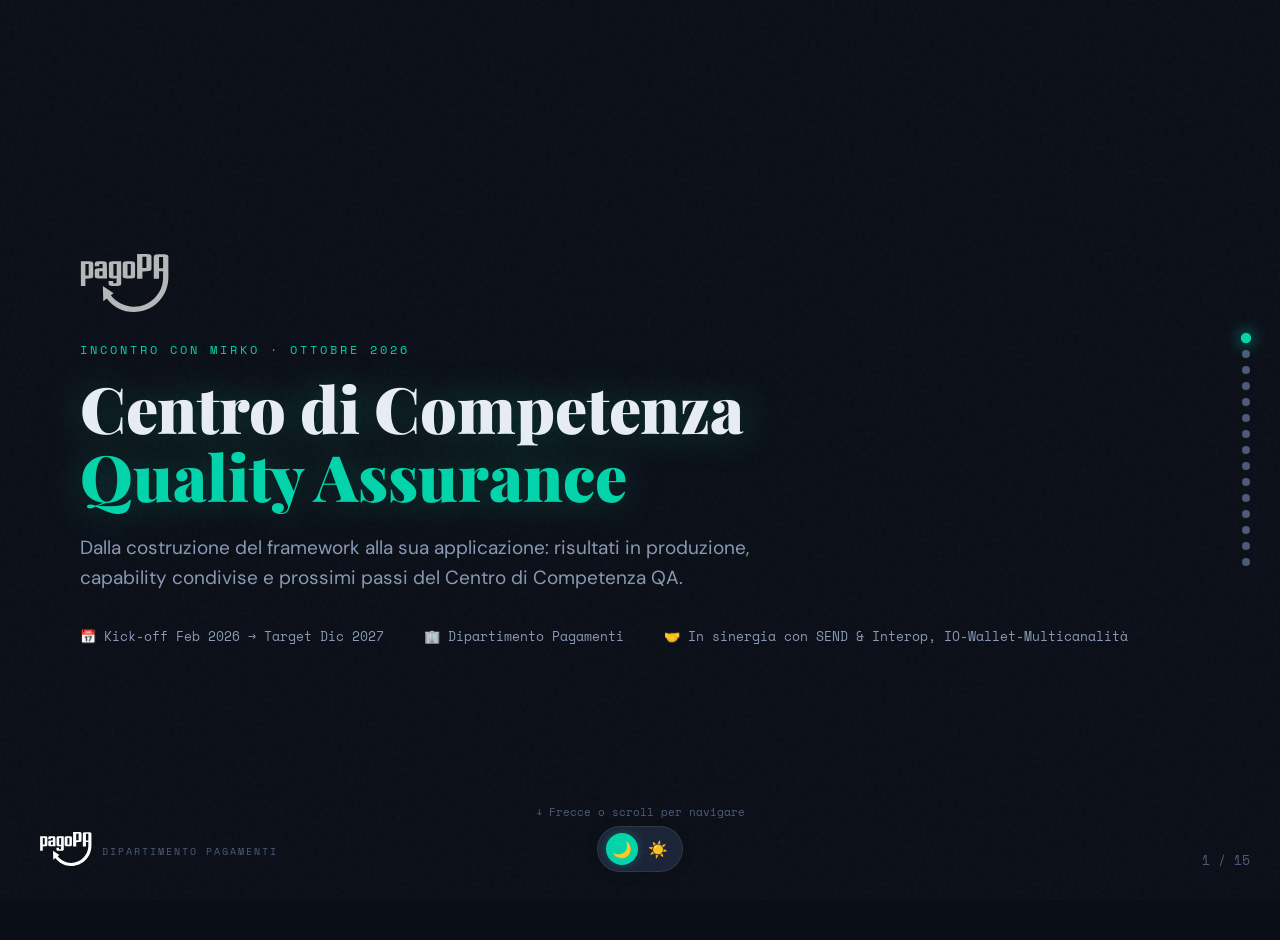
<file: docs/presentazioni/QA_Presentazione_Mirko_CTO_2026.html>
<!DOCTYPE html>
<html lang="it">
<head>
<meta charset="UTF-8">
<meta name="viewport" content="width=device-width, initial-scale=1.0">
<title>Centro di Competenza QA — Incontro con Mirko</title>
<link href="https://fonts.googleapis.com/css2?family=DM+Sans:ital,opsz,wght@0,9..40,300;0,9..40,400;0,9..40,500;0,9..40,700;1,9..40,400&family=Space+Mono:wght@400;700&family=Playfair+Display:wght@700;900&display=swap" rel="stylesheet">
<style>
:root {
  --bg: #0a0e17;
  --bg2: #111827;
  --surface: #1a2236;
  --surface2: #232d45;
  --teal: #00d4aa;
  --teal-dim: #00856b;
  --cyan: #06b6d4;
  --amber: #f59e0b;
  --red: #ef4444;
  --pink: #ec4899;
  --text: #e8edf5;
  --text-dim: #8899b4;
  --text-muted: #4a5a78;
  --font-display: 'Playfair Display', Georgia, serif;
  --font-body: 'DM Sans', system-ui, sans-serif;
  --font-mono: 'Space Mono', monospace;
  --svg-text: #e8edf5;
  --svg-muted: #8899b4;
  --svg-dc-bg: rgba(255,255,255,0.05);
  --svg-dc-border: rgba(255,255,255,0.18);
}

[data-theme="light"] {
  --bg: #f4f6fa;
  --bg2: #e9ecf2;
  --surface: #ffffff;
  --surface2: #edf0f7;
  --teal: #008c6e;
  --teal-dim: #006b54;
  --cyan: #0891b2;
  --amber: #d97706;
  --red: #dc2626;
  --pink: #db2777;
  --text: #1a1f2e;
  --text-dim: #4b5563;
  --text-muted: #9ca3af;
  --svg-text: #1a1f2e;
  --svg-muted: #6b7280;
  --svg-dc-bg: rgba(0,0,0,0.03);
  --svg-dc-border: rgba(0,0,0,0.18);
}

*, *::before, *::after { box-sizing: border-box; margin: 0; padding: 0; }

html, body {
  width: 100%; height: 100%;
  overflow: hidden;
  background: var(--bg);
  color: var(--text);
  font-family: var(--font-body);
  transition: background-color 0.4s, color 0.4s;
}

/* SLIDE SYSTEM */
.deck { width: 100%; height: 100vh; position: relative; }

.slide {
  position: absolute; inset: 0;
  display: flex; flex-direction: column;
  justify-content: center;
  padding: 60px 80px;
  opacity: 0;
  transform: translateY(40px);
  pointer-events: none;
  transition: opacity 0.7s cubic-bezier(.4,0,.2,1), transform 0.7s cubic-bezier(.4,0,.2,1);
  overflow-y: auto;
}
.slide.active { opacity: 1; transform: translateY(0); pointer-events: all; }
.slide.exit-up { opacity: 0; transform: translateY(-40px); }
.slide.exit-down { opacity: 0; transform: translateY(40px); }
.slide.no-transition { transition: none !important; }

.deck::before {
  content: '';
  position: fixed; inset: 0;
  background: url("data:image/svg+xml,%3Csvg viewBox='0 0 256 256' xmlns='http://www.w3.org/2000/svg'%3E%3Cfilter id='n'%3E%3CfeTurbulence type='fractalNoise' baseFrequency='0.9' numOctaves='4' stitchTiles='stitch'/%3E%3C/filter%3E%3Crect width='100%25' height='100%25' filter='url(%23n)' opacity='0.03'/%3E%3C/svg%3E");
  pointer-events: none; z-index: 9999;
}

.progress-bar {
  position: fixed; top: 0; left: 0; height: 3px;
  background: linear-gradient(90deg, var(--teal), var(--cyan));
  z-index: 1000;
  transition: width 0.5s cubic-bezier(.4,0,.2,1);
}

.nav-dots {
  position: fixed; right: 30px; top: 50%; transform: translateY(-50%);
  display: flex; flex-direction: column; gap: 8px;
  z-index: 1000;
}
.nav-dot {
  width: 8px; height: 8px; border-radius: 50%;
  background: var(--text-muted);
  cursor: pointer;
  transition: all 0.3s;
  border: none;
}
.nav-dot.active { background: var(--teal); box-shadow: 0 0 12px var(--teal); transform: scale(1.3); }
.nav-dot:hover { background: var(--text-dim); }

.slide-counter {
  position: fixed; bottom: 30px; right: 30px;
  font-family: var(--font-mono);
  font-size: 13px;
  color: var(--text-muted);
  z-index: 1000;
}

.kicker {
  font-family: var(--font-mono);
  font-size: 12px;
  letter-spacing: 3px;
  text-transform: uppercase;
  color: var(--teal);
  margin-bottom: 16px;
}
h1 {
  font-family: var(--font-display);
  font-weight: 900;
  font-size: clamp(42px, 5vw, 72px);
  line-height: 1.05;
  margin-bottom: 24px;
}
h2 {
  font-family: var(--font-display);
  font-weight: 700;
  font-size: clamp(30px, 3.3vw, 48px);
  line-height: 1.15;
  margin-bottom: 20px;
}
h3 {
  font-family: var(--font-body);
  font-weight: 700;
  font-size: 20px;
  margin-bottom: 8px;
}
.subtitle { font-size: 19px; color: var(--text-dim); line-height: 1.6; max-width: 720px; }
.accent { color: var(--teal); }
.accent-amber { color: var(--amber); }
.accent-pink { color: var(--pink); }

.two-col { display: grid; grid-template-columns: 1fr 1fr; gap: 60px; align-items: start; }
.three-col { display: grid; grid-template-columns: repeat(3, 1fr); gap: 24px; }
.four-col { display: grid; grid-template-columns: repeat(4, 1fr); gap: 20px; }

.card {
  background: var(--surface);
  border: 1px solid rgba(255,255,255,0.06);
  border-radius: 16px;
  padding: 24px;
  transition: transform 0.3s, border-color 0.3s;
}
.card:hover { transform: translateY(-4px); border-color: rgba(0,212,170,0.2); }
.card-icon {
  width: 44px; height: 44px;
  border-radius: 12px;
  display: flex; align-items: center; justify-content: center;
  font-size: 20px;
  margin-bottom: 14px;
}
.card p { color: var(--text-dim); font-size: 14px; line-height: 1.6; }

.tag {
  display: inline-block;
  padding: 4px 12px;
  border-radius: 20px;
  font-size: 11px;
  font-family: var(--font-mono);
  letter-spacing: 1px;
  text-transform: uppercase;
}
.tag-teal { background: rgba(0,212,170,0.15); color: var(--teal); }
.tag-amber { background: rgba(245,158,11,0.15); color: var(--amber); }
.tag-cyan { background: rgba(6,182,212,0.15); color: var(--cyan); }
.tag-pink { background: rgba(236,72,153,0.15); color: var(--pink); }

.timeline { position: relative; padding-left: 40px; }
.timeline::before {
  content: '';
  position: absolute; left: 15px; top: 0; bottom: 0;
  width: 2px;
  background: linear-gradient(to bottom, var(--teal), var(--cyan), var(--teal-dim));
}
.tl-item { position: relative; margin-bottom: 26px; }
.tl-item::before {
  content: '';
  position: absolute; left: -33px; top: 6px;
  width: 12px; height: 12px;
  border-radius: 50%;
  background: var(--teal);
  box-shadow: 0 0 10px var(--teal);
}
.tl-item.dim::before { background: var(--text-muted); box-shadow: none; }
.tl-item h4 { font-size: 15px; margin-bottom: 4px; }
.tl-item p { font-size: 13px; color: var(--text-dim); line-height: 1.5; }
.tl-date { font-family: var(--font-mono); font-size: 11px; color: var(--teal); margin-bottom: 4px; }

.pill-grid { display: flex; flex-wrap: wrap; gap: 8px; margin-top: 12px; }
.pill {
  padding: 6px 14px;
  border-radius: 8px;
  font-size: 12px;
  background: var(--surface);
  border: 1px solid rgba(255,255,255,0.06);
  color: var(--text-dim);
}
.pill.done { border-color: var(--teal); color: var(--teal); }
.pill.wip { border-color: var(--amber); color: var(--amber); }

.status-legend {
  display: flex; align-items: center; gap: 20px;
  font-size: 12px; color: var(--text-muted);
  font-family: var(--font-mono);
  margin-bottom: 16px;
}
.status-legend span { display: flex; align-items: center; gap: 6px; }
.status-dot { width: 8px; height: 8px; border-radius: 50%; display: inline-block; }
.status-dot.done { background: var(--teal); }
.status-dot.wip { background: var(--amber); }

.cover-meta {
  display: flex; gap: 40px; margin-top: 32px;
  font-family: var(--font-mono); font-size: 13px; color: var(--text-dim);
}
.cover-meta span { display: flex; align-items: center; gap: 8px; }

.glow-teal { text-shadow: 0 0 40px rgba(0,212,170,0.3); }

.scroll-hint {
  position: fixed; bottom: 80px; left: 50%;
  transform: translateX(-50%);
  font-family: var(--font-mono);
  font-size: 11px;
  color: var(--text-muted);
  z-index: 1000;
  animation: pulse 2s infinite;
}
@keyframes pulse { 0%,100% { opacity: 0.4; } 50% { opacity: 1; } }

.pillar {
  padding: 32px;
  border-radius: 20px;
  border: 1px solid rgba(255,255,255,0.06);
  position: relative;
  overflow: hidden;
}
.pillar::before { content: ''; position: absolute; top: 0; left: 0; right: 0; height: 3px; }
.pillar-testing { background: linear-gradient(180deg, rgba(0,212,170,0.08), var(--surface)); }
.pillar-testing::before { background: linear-gradient(90deg, var(--teal), var(--cyan)); }
.pillar-data { background: linear-gradient(180deg, rgba(245,158,11,0.08), var(--surface)); }
.pillar-data::before { background: linear-gradient(90deg, var(--amber), var(--pink)); }
.pillar-ai { background: linear-gradient(180deg, rgba(236,72,153,0.08), var(--surface)); }
.pillar-ai::before { background: linear-gradient(90deg, var(--pink), var(--cyan)); }

.achievements-grid {
  display: grid;
  grid-template-columns: repeat(4, 1fr);
  gap: 20px;
  margin: 26px 0;
}
.ach-item {
  text-align: center;
  padding: 22px 10px;
  border-radius: 16px;
  background: var(--surface);
  border: 1px solid rgba(255,255,255,0.04);
}
.ach-num {
  font-family: var(--font-display);
  font-size: 38px;
  font-weight: 900;
  background: linear-gradient(135deg, var(--teal), var(--cyan));
  -webkit-background-clip: text;
  -webkit-text-fill-color: transparent;
}
.ach-label { font-size: 12px; color: var(--text-dim); margin-top: 6px; line-height: 1.4; }

.slide.active .fade-in { animation: fadeInUp 0.6s ease both; }
.fade-in:nth-child(1) { animation-delay: 0.1s; }
.fade-in:nth-child(2) { animation-delay: 0.2s; }
.fade-in:nth-child(3) { animation-delay: 0.3s; }
.fade-in:nth-child(4) { animation-delay: 0.4s; }
.fade-in:nth-child(5) { animation-delay: 0.5s; }
.fade-in:nth-child(6) { animation-delay: 0.6s; }
@keyframes fadeInUp { from { opacity: 0; transform: translateY(20px); } to { opacity: 1; transform: translateY(0); } }

.slide-scroll { overflow-y: auto; max-height: calc(100vh - 120px); padding-right: 20px; }
.slide-scroll::-webkit-scrollbar { width: 4px; }
.slide-scroll::-webkit-scrollbar-thumb { background: var(--text-muted); border-radius: 4px; }

@media (max-width: 900px) {
  .slide { padding: 30px 24px; }
  .slide:not([data-idx="0"]) { justify-content: flex-start; padding: 76px 24px 112px; }
  .cover-meta { flex-direction: column; align-items: flex-start; gap: 8px; margin-top: 20px; font-size: 11px; }
  .slide-counter { top: 24px; right: auto; bottom: auto; left: 50%; transform: translateX(-50%); }
  .two-col, .three-col, .four-col { grid-template-columns: 1fr; }
  .achievements-grid { grid-template-columns: repeat(2, 1fr); }
  .nav-dots { display: none; }
  h1 { font-size: 36px; }
  h2 { font-size: 26px; }
}

[data-theme="light"] .deck::before { opacity: 0; }
[data-theme="light"] .glow-teal { text-shadow: none; }
[data-theme="light"] .nav-dot.active { box-shadow: 0 0 8px rgba(0,140,110,0.4); }
[data-theme="light"] .tl-item::before { box-shadow: 0 0 6px rgba(0,140,110,0.3); }
[data-theme="light"] .card { border-color: rgba(0,0,0,0.08); box-shadow: 0 1px 3px rgba(0,0,0,0.06); }
[data-theme="light"] .card:hover { border-color: rgba(0,140,110,0.25); }
[data-theme="light"] .pill { border-color: rgba(0,0,0,0.1); background: var(--bg2); }
[data-theme="light"] .pillar-testing { background: linear-gradient(180deg, rgba(0,140,110,0.06), var(--surface)); }
[data-theme="light"] .pillar-data { background: linear-gradient(180deg, rgba(217,119,6,0.06), var(--surface)); }
[data-theme="light"] .pillar-ai { background: linear-gradient(180deg, rgba(190,24,93,0.06), var(--surface)); }
[data-theme="light"] .pillar { border-color: rgba(0,0,0,0.08); box-shadow: 0 2px 8px rgba(0,0,0,0.05); }
[data-theme="light"] .ach-item { box-shadow: 0 1px 3px rgba(0,0,0,0.06); border-color: rgba(0,0,0,0.06); }
[data-theme="light"] .flow-step { border-color: rgba(0,0,0,0.1); background: var(--bg2); }
[data-theme="light"] .slide-scroll::-webkit-scrollbar-thumb { background: #c4c9d4; }
[data-theme="light"] .ach-num { background: linear-gradient(135deg, var(--teal), var(--cyan)); -webkit-background-clip: text; -webkit-text-fill-color: transparent; }
[data-theme="light"] .fw-tile { border-color: rgba(0,0,0,0.08); }
[data-theme="light"] .fw-tile-amber { border-color: rgba(245,158,11,0.2); }
[data-theme="light"] .syn-col-pag { background: rgba(0,140,110,0.05); border-color: rgba(0,140,110,0.18); }
[data-theme="light"] .syn-col-send { background: rgba(190,24,93,0.05); border-color: rgba(190,24,93,0.18); }
[data-theme="light"] .syn-result { background: linear-gradient(90deg, rgba(0,140,110,0.06), rgba(190,24,93,0.06)); border-color: rgba(0,0,0,0.08); }
[data-theme="light"] .syn-result-text strong { color: #007a5a; }
[data-theme="light"] .syn-result-tag { background: rgba(0,140,110,0.1); color: #007a5a; border-color: rgba(0,140,110,0.22); }

/* FRAMEWORK / MODULE TILES (informational, no modal) */
.fw-grid { display: grid; grid-template-columns: repeat(3, 1fr); gap: 16px; margin-top: 4px; }
.fw-tile {
  display: flex; align-items: center; gap: 16px;
  padding: 20px 22px;
  border-radius: 14px;
  background: var(--surface);
  border: 1px solid rgba(255,255,255,0.06);
  transition: all 0.25s;
}
.fw-tile:hover { border-color: var(--teal); background: rgba(0,212,170,0.05); transform: translateY(-3px); }
.fw-tile-amber { border-color: rgba(245,158,11,0.15); }
.fw-tile-amber:hover { border-color: var(--amber); background: rgba(245,158,11,0.05); }
.fw-tile-icon { font-size: 26px; flex-shrink: 0; line-height: 1; }
.fw-tile-body { flex: 1; min-width: 0; }
.fw-tile-title { font-size: 15px; font-weight: 700; color: var(--text); margin-bottom: 4px; }
.fw-tile-sub { font-size: 12px; color: var(--text-muted); line-height: 1.4; font-family: var(--font-mono); }

/* FLOW BREADCRUMB */
.flow { display: flex; align-items: center; gap: 8px; flex-wrap: wrap; margin: 16px 0; }
.flow-step { padding: 8px 16px; border-radius: 10px; font-size: 13px; font-weight: 500; background: var(--surface); border: 1px solid rgba(255,255,255,0.08); }
.flow-arrow { color: var(--teal); font-size: 18px; }

/* SINERGIA PANEL */
.syn-panel { display: flex; flex-direction: column; gap: 6px; margin: 10px 0 6px; }
.syn-row { display: flex; align-items: stretch; gap: 0; }
.syn-col { flex: 1; padding: 14px 16px; border-radius: 10px; display: flex; flex-direction: column; gap: 6px; }
.syn-col-pag { background: rgba(0,212,170,0.07); border: 1px solid rgba(0,212,170,0.2); }
.syn-col-send { background: rgba(236,72,153,0.07); border: 1px solid rgba(236,72,153,0.2); }
.syn-col-hdr { font-family: var(--font-mono); font-size: 10px; letter-spacing: 1px; font-weight: 700; text-transform: uppercase; margin-bottom: 3px; }
.syn-col-pag .syn-col-hdr { color: var(--teal); }
.syn-col-send .syn-col-hdr { color: var(--pink); }
.syn-bullet { font-size: 13px; color: var(--text-dim); display: flex; align-items: baseline; gap: 6px; }
.syn-bullet::before { content: '▸'; font-size: 10px; flex-shrink: 0; }
.syn-col-pag .syn-bullet::before { color: var(--teal); }
.syn-col-send .syn-bullet::before { color: var(--pink); }
.syn-plus { display: flex; align-items: center; justify-content: center; width: 40px; flex-shrink: 0; font-size: 20px; font-weight: 700; color: var(--text-muted); }
.syn-result { display: flex; align-items: center; gap: 12px; flex-wrap: wrap; padding: 12px 18px; border-radius: 10px; background: linear-gradient(90deg, rgba(0,212,170,0.08), rgba(236,72,153,0.08)); border: 1px solid rgba(255,255,255,0.1); font-size: 13px; margin-top: 14px; }
.syn-result-icon { font-size: 18px; }
.syn-result-text { color: var(--text); flex: 1; line-height: 1.5; }
.syn-result-text strong { color: var(--teal); }
.syn-result-tag { font-size: 10px; font-weight: 700; letter-spacing: 0.06em; padding: 3px 10px; border-radius: 20px; white-space: nowrap; background: rgba(0,212,170,0.12); color: var(--teal); border: 1px solid rgba(0,212,170,0.25); }

/* WATERMARK */
.watermark {
  position: fixed; bottom: 30px; left: 40px;
  font-family: var(--font-mono); font-size: 10px;
  color: var(--text-muted); letter-spacing: 2px;
  text-transform: uppercase; z-index: 1000;
  display: flex; align-items: center;
}
.logo-light { display: none; }
.logo-dark { display: inline; }
[data-theme="light"] .logo-light { display: inline; }
[data-theme="light"] .logo-dark { display: none; }
.cover-logo { margin-bottom: 24px; }
.cover-logo svg { opacity: 0.7; }
[data-theme="light"] .cover-logo .logo-light { display: block; }
[data-theme="light"] .cover-logo .logo-dark { display: none; }
.cover-logo .logo-light { display: none; }
.cover-logo .logo-dark { display: block; }

/* THEME TOGGLE */
.theme-toggle {
  position: fixed; bottom: 28px; left: 50%; transform: translateX(-50%);
  z-index: 1001;
  background: var(--surface);
  border: 1px solid rgba(128,128,128,0.2);
  border-radius: 40px;
  padding: 6px 8px;
  display: flex; align-items: center; gap: 4px;
  cursor: pointer;
  transition: all 0.3s;
  box-shadow: 0 2px 12px rgba(0,0,0,0.2);
}
.theme-toggle:hover { border-color: var(--teal); }
.theme-btn {
  width: 32px; height: 32px; border-radius: 50%;
  border: none; background: transparent; cursor: pointer;
  font-size: 16px;
  display: flex; align-items: center; justify-content: center;
  transition: all 0.3s;
  color: var(--text-muted);
}
.theme-btn.active { background: var(--teal); color: #fff; box-shadow: 0 0 10px rgba(0,212,170,0.3); }
[data-theme="light"] .theme-btn.active { box-shadow: 0 0 10px rgba(0,140,110,0.3); }
@media (max-width: 900px) {
  .theme-toggle { top: 12px; right: 14px; bottom: auto; left: auto; transform: none; }
  .watermark { display: none; }
}

/* ROADMAP TIMELINE */
.rm-track { display: flex; gap: 0; margin-bottom: 40px; position: relative; }
.rm-line { position: absolute; top: 18px; left: 0; right: 0; height: 3px; background: linear-gradient(90deg,var(--teal),var(--cyan),var(--amber),var(--pink)); border-radius: 2px; }
.rm-step { flex: 1; text-align: center; position: relative; padding-top: 40px; }
.rm-dot { position: absolute; top: 10px; left: 50%; transform: translateX(-50%); width: 16px; height: 16px; border-radius: 50%; }
.rm-dot.done { background: var(--teal); box-shadow: 0 0 12px var(--teal); }
.rm-dot.pending { border: 2px solid var(--amber); background: transparent; }
.rm-dot.future { border: 2px solid var(--pink); background: transparent; }
.rm-date { font-family: var(--font-mono); font-size: 11px; margin-bottom: 6px; }
.rm-title { font-size: 13px; font-weight: 700; }
.rm-desc { font-size: 11px; color: var(--text-muted); margin-top: 4px; }

/* DEEP DIVE SEPARATOR */
.dd-separator { display: flex; align-items: center; gap: 16px; margin-bottom: 8px; }
.dd-badge {
  font-family: var(--font-mono); font-size: 11px; letter-spacing: 2px; text-transform: uppercase;
  color: var(--pink); border: 1px solid rgba(236,72,153,0.3); background: rgba(236,72,153,0.08);
  padding: 4px 12px; border-radius: 20px;
}

/* CLICKABLE TILES */
.ach-item.clickable, .fw-tile.clickable { cursor: pointer; }
.fw-tile.clickable { justify-content: space-between; }
.fw-tile-arrow { font-size: 16px; color: var(--text-muted); transition: color 0.2s, transform 0.2s; flex-shrink: 0; }
.fw-tile.clickable:hover .fw-tile-arrow { color: var(--teal); transform: translate(2px, -2px); }
.fw-tile-amber.clickable:hover .fw-tile-arrow { color: var(--amber); }

/* MODAL SYSTEM */
.modal-overlay {
  position: fixed; inset: 0;
  background: rgba(0,0,0,0.6);
  backdrop-filter: blur(8px);
  -webkit-backdrop-filter: blur(8px);
  z-index: 2000;
  display: flex; align-items: center; justify-content: center;
  opacity: 0; pointer-events: none;
  transition: opacity 0.3s;
}
.modal-overlay.open { opacity: 1; pointer-events: all; }
.modal-box {
  background: var(--surface);
  border: 1px solid rgba(255,255,255,0.1);
  border-radius: 20px;
  padding: 40px;
  max-width: 720px; width: 90%; max-height: 80vh;
  overflow-y: auto;
  transform: translateY(20px) scale(0.97);
  transition: transform 0.35s cubic-bezier(.4,0,.2,1);
  box-shadow: 0 24px 64px rgba(0,0,0,0.4);
  position: relative;
}
[data-theme="light"] .modal-box { border-color: rgba(0,0,0,0.1); box-shadow: 0 24px 64px rgba(0,0,0,0.15); }
.modal-overlay.open .modal-box { transform: translateY(0) scale(1); }
.modal-close {
  position: absolute; top: 16px; right: 16px;
  width: 36px; height: 36px; border-radius: 50%;
  border: 1px solid rgba(128,128,128,0.2);
  background: var(--bg); color: var(--text-dim);
  font-size: 18px; cursor: pointer;
  display: flex; align-items: center; justify-content: center;
  transition: all 0.2s;
}
.modal-close:hover { border-color: var(--teal); color: var(--teal); }
.modal-box h3 { font-family: var(--font-display); font-size: 24px; margin-bottom: 18px; padding-right: 30px; }
.modal-box p { color: var(--text-dim); font-size: 14px; line-height: 1.7; margin-bottom: 12px; }
.modal-box ul { padding-left: 20px; color: var(--text-dim); font-size: 13px; line-height: 1.9; }
.modal-box li { margin-bottom: 4px; }
.modal-box li strong, .modal-box p strong { color: var(--text); }
.modal-item { padding: 14px 0; border-bottom: 1px solid rgba(128,128,128,0.1); display: flex; gap: 14px; align-items: flex-start; }
.modal-item:last-child { border-bottom: none; }
.modal-item-num { font-family: var(--font-mono); font-size: 13px; color: var(--teal); width: 28px; flex-shrink: 0; padding-top: 2px; }
.modal-item-body h4 { font-size: 15px; margin-bottom: 4px; }
.modal-item-body p { font-size: 13px; color: var(--text-dim); line-height: 1.6; margin-bottom: 0; }

/* MODAL CARDS (over/under style, es. Quality Manifesto) */
.modal-cards-grid { display: grid; grid-template-columns: repeat(3, 1fr); gap: 14px; }
.modal-card {
  background: var(--bg2);
  border: 1px solid rgba(255,255,255,0.07);
  border-radius: 14px;
  padding: 20px 16px;
  display: flex; flex-direction: column; align-items: center; text-align: center;
  gap: 6px;
  transition: border-color 0.25s, transform 0.25s;
}
[data-theme="light"] .modal-card { border-color: rgba(0,0,0,0.08); background: var(--bg); }
.modal-card:hover { border-color: var(--teal); transform: translateY(-3px); }
.mc-icon { font-size: 32px; line-height: 1; margin-bottom: 6px; }
.mc-over { font-size: 13px; font-weight: 700; color: var(--text); line-height: 1.3; }
.mc-vs { font-family: var(--font-mono); font-size: 9px; letter-spacing: 2px; color: var(--teal); text-transform: uppercase; padding: 2px 8px; border-radius: 4px; background: rgba(0,212,170,0.1); }
.mc-under { font-size: 11px; color: var(--text-muted); text-decoration: line-through; line-height: 1.3; }
.mc-desc { font-size: 11px; color: var(--text-dim); line-height: 1.55; margin-top: 6px; padding-top: 10px; border-top: 1px solid rgba(255,255,255,0.05); }
[data-theme="light"] .mc-desc { border-top-color: rgba(0,0,0,0.07); }
@media (max-width: 900px) { .modal-cards-grid { grid-template-columns: 1fr; } }

/* FLOW DIAGRAM MODAL (Processo QA & SDLC / Branching Model) */
.flow-modal-overlay {
  position: fixed; inset: 0;
  background: rgba(0,0,0,0.75);
  backdrop-filter: blur(12px);
  -webkit-backdrop-filter: blur(12px);
  z-index: 2500;
  display: flex; align-items: center; justify-content: center;
  padding: 30px;
  opacity: 0; pointer-events: none;
  transition: opacity 0.3s;
}
.flow-modal-overlay.open { opacity: 1; pointer-events: all; }
.flow-modal-box {
  background: var(--bg2);
  border: 1px solid rgba(255,255,255,0.08);
  border-radius: 20px;
  padding: 36px 40px 28px;
  width: 100%; max-width: 940px;
  max-height: 90vh; overflow-y: auto;
  position: relative;
  transform: translateY(24px) scale(0.97);
  transition: transform 0.35s cubic-bezier(.4,0,.2,1);
  box-shadow: 0 32px 80px rgba(0,0,0,0.5);
}
[data-theme="light"] .flow-modal-box { border-color: rgba(0,0,0,0.1); box-shadow: 0 32px 80px rgba(0,0,0,0.15); }
.flow-modal-overlay.open .flow-modal-box { transform: translateY(0) scale(1); }

.fm-step-desc { display: flex; align-items: center; gap: 16px; margin-bottom: 28px; min-height: 44px; }
.fm-step-num { font-family: var(--font-mono); font-size: 11px; color: var(--teal); letter-spacing: 2px; flex-shrink: 0; }
.fm-step-label { font-size: 16px; font-weight: 600; color: var(--text); transition: opacity 0.3s; }

.fd-wrap { display: flex; flex-direction: column; gap: 10px; }
.fd-mc-row, .fd-header-row, .fd-row { display: flex; align-items: center; gap: 10px; }
.fd-lbl-gap { width: 80px; flex-shrink: 0; }
.fd-harrow-gap { width: 32px; flex-shrink: 0; }
.fd-mc-bar {
  flex: 1; text-align: center; padding: 5px 12px; border-radius: 6px;
  border: 1px dashed rgba(6,182,212,0.35); color: var(--cyan);
  font-family: var(--font-mono); font-size: 10px; letter-spacing: 1.5px;
  overflow: hidden; white-space: nowrap;
}
.fd-ph { flex: 1; text-align: center; padding: 8px 6px; border-radius: 8px; font-family: var(--font-mono); font-size: 11px; letter-spacing: 2px; font-weight: 700; }
.fd-init  { background: rgba(99,115,180,0.18); color: #8899cc; }
.fd-plan  { background: rgba(6,182,212,0.14); color: var(--cyan); }
.fd-exec  { background: rgba(0,212,170,0.14); color: var(--teal); }
.fd-close { background: rgba(245,158,11,0.14); color: var(--amber); }
.fd-track-lbl { width: 80px; flex-shrink: 0; font-family: var(--font-mono); font-size: 10px; color: var(--text-muted); text-align: right; line-height: 1.5; padding-right: 4px; text-transform: uppercase; letter-spacing: 1px; }
.fd-qa-lbl { color: var(--teal); }
.fd-col { flex: 1; display: flex; flex-direction: column; align-items: center; gap: 5px; }
.fd-col-empty { flex: 1; }
.fd-harrow { width: 32px; flex-shrink: 0; text-align: center; font-size: 22px; color: var(--text-muted); }
.fd-node {
  width: 100%; padding: 10px 12px; border-radius: 10px; font-size: 12px;
  text-align: center; line-height: 1.45;
  background: rgba(255,255,255,0.04); border: 1px solid rgba(255,255,255,0.08); color: var(--text);
}
[data-theme="light"] .fd-node { background: rgba(0,0,0,0.03); border-color: rgba(0,0,0,0.1); }
.fd-node small { display: block; font-size: 10px; opacity: 0.65; margin-top: 2px; }
.fd-sprint { background: rgba(6,182,212,0.1) !important; border-color: rgba(6,182,212,0.25) !important; }
.fd-qa { background: rgba(0,212,170,0.08) !important; border-color: rgba(0,212,170,0.2) !important; }
.fd-gate { background: rgba(245,158,11,0.1) !important; border-color: rgba(245,158,11,0.35) !important; color: var(--amber) !important; font-weight: 700; font-size: 13px !important; }
.fd-qa-gate { background: rgba(0,212,170,0.1) !important; border-color: rgba(0,212,170,0.35) !important; color: var(--teal) !important; font-weight: 700; font-size: 18px !important; padding: 16px !important; }
.fd-down { color: var(--text-muted); font-size: 16px; }
.fd-divider { height: 1px; background: rgba(255,255,255,0.06); margin: 4px 0; }
[data-theme="light"] .fd-divider { background: rgba(0,0,0,0.08); }

.flow-item { opacity: 0; transform: scale(0.85) translateY(6px); transition: opacity 0.4s ease, transform 0.4s cubic-bezier(.34,1.4,.64,1); }
.flow-item.fi-visible { opacity: 1 !important; transform: scale(1) translateY(0) !important; }
.fd-gate.fi-visible { animation: gatePulseAmber 2.5s ease-in-out infinite 0.5s; }
.fd-qa-gate.fi-visible { animation: gatePulseTeal 2.5s ease-in-out infinite 0.7s; }
@keyframes gatePulseAmber { 0%,100% { box-shadow: 0 0 0 0 rgba(245,158,11,0); } 50% { box-shadow: 0 0 18px 4px rgba(245,158,11,0.25); } }
@keyframes gatePulseTeal { 0%,100% { box-shadow: 0 0 0 0 rgba(0,212,170,0); } 50% { box-shadow: 0 0 18px 4px rgba(0,212,170,0.25); } }

.fm-nav { display: flex; align-items: center; justify-content: space-between; margin-top: 28px; padding-top: 20px; border-top: 1px solid rgba(255,255,255,0.06); }
[data-theme="light"] .fm-nav { border-top-color: rgba(0,0,0,0.08); }
.fm-btn { padding: 10px 24px; border-radius: 10px; border: 1px solid rgba(128,128,128,0.2); font-family: var(--font-body); font-size: 14px; font-weight: 600; cursor: pointer; transition: all 0.2s; }
.fm-btn:disabled { opacity: 0.3; cursor: not-allowed; }
.fm-btn-sec { background: transparent; color: var(--text-dim); }
.fm-btn-sec:not(:disabled):hover { border-color: var(--text-dim); color: var(--text); }
.fm-btn-pri { background: var(--teal); color: #000; border-color: var(--teal); }
.fm-btn-pri:not(:disabled):hover { opacity: 0.85; }
.fm-steps-track { display: flex; gap: 8px; align-items: center; }
.fm-step-dot { width: 8px; height: 8px; border-radius: 50%; background: var(--text-muted); transition: all 0.3s; }
.fm-step-dot.active { background: var(--teal); width: 24px; border-radius: 4px; box-shadow: 0 0 8px rgba(0,212,170,0.4); }

/* BRANCHING DIAGRAM */
.bm-diagram { display: flex; flex-direction: column; gap: 0; padding: 8px 0 16px; overflow-x: auto; }
.bm-row { display: flex; align-items: center; height: 40px; }
.bm-track-lbl { width: 72px; flex-shrink: 0; font-family: var(--font-mono); font-size: 10px; color: var(--text-muted); text-align: right; padding-right: 12px; line-height: 1.4; text-transform: uppercase; letter-spacing: 1px; }
.bm-fb-lbl { color: var(--amber); }
.bm-line-wrap { display: flex; align-items: center; flex: 1; }
.bm-seg { height: 4px; flex: 1; opacity: 0; transition: opacity 0.35s; }
.bm-seg-main { background: var(--cyan); }
.bm-seg-fb { background: var(--amber); }
.bm-node { width: 14px; height: 14px; border-radius: 50%; flex-shrink: 0; position: relative; z-index: 2; opacity: 0; transform: scale(0); transition: opacity 0.3s, transform 0.35s cubic-bezier(.34,1.56,.64,1); }
.bm-merge-point { width: 18px; height: 18px; border-radius: 50%; border: 3px solid var(--teal); background: var(--bg2); flex-shrink: 0; opacity: 0; transform: scale(0); transition: opacity 0.3s, transform 0.35s cubic-bezier(.34,1.56,.64,1); z-index: 2; }
.bm-spacer-2 { width: 110px; flex-shrink: 0; }
.bm-node-main { background: var(--cyan); box-shadow: 0 0 8px rgba(6,182,212,0.5); }
.bm-node-fb { background: var(--amber); box-shadow: 0 0 8px rgba(245,158,11,0.5); }
.bm-node-mock { background: var(--text-muted); width: 10px; height: 10px; }
.bm-node-dev { background: var(--cyan); width: 16px; height: 16px; box-shadow: 0 0 10px rgba(6,182,212,0.6); }
.bm-node-uat { background: var(--amber); width: 16px; height: 16px; box-shadow: 0 0 10px rgba(245,158,11,0.6); }
.bm-node-rc { background: var(--teal); width: 12px; height: 12px; box-shadow: 0 0 8px rgba(0,212,170,0.5); }
.bm-node-release { background: var(--teal); width: 18px; height: 18px; box-shadow: 0 0 14px rgba(0,212,170,0.7); }
.bm-node-release::after { content: '🎉'; position: absolute; top: -22px; left: 50%; transform: translateX(-50%); font-size: 14px; }
.bm-item.bm-visible { opacity: 1 !important; }
.bm-item.bm-visible.bm-node, .bm-item.bm-visible.bm-merge-point { opacity: 1; transform: scale(1); }
.bm-labels-row { display: flex; align-items: center; padding-left: 72px; height: 22px; opacity: 0; transition: opacity 0.4s; }
.bm-item.bm-visible.bm-labels-row { opacity: 1; }
.bm-label-spacer { flex: 7; }
.bm-label { font-family: var(--font-mono); font-size: 9px; letter-spacing: 1px; text-align: center; flex: 1.2; }
.bm-label-merge, .bm-label-rc, .bm-label-rel { color: var(--teal); }
.bm-connectors { position: relative; height: 0; padding-left: 72px; pointer-events: none; }
.bm-fork, .bm-join { position: absolute; border-left: 2px dashed rgba(245,158,11,0.5); height: 40px; width: 1px; opacity: 0; transition: opacity 0.4s; z-index: 1; }
.bm-fork { left: 186px; top: -40px; }
.bm-join { left: calc(72px + 385px); top: -40px; border-color: rgba(0,212,170,0.5); }
.bm-sync-row { display: flex; align-items: flex-start; padding-left: 72px; margin-top: 6px; }
.bm-sync-spacer { width: 110px; flex-shrink: 0; }
.bm-sync { flex: 1; display: flex; flex-direction: column; align-items: center; gap: 4px; opacity: 0; transition: opacity 0.4s; }
.bm-item.bm-visible.bm-sync { opacity: 1; }
.bm-sync-dot { width: 8px; height: 8px; border-radius: 50%; background: var(--teal); margin-top: 2px; }
.bm-sync-label { font-size: 10px; color: var(--text-dim); text-align: center; line-height: 1.4; font-family: var(--font-mono); }
.bm-sync-label code { font-size: 9px; color: var(--text-muted); background: var(--surface2); padding: 1px 4px; border-radius: 3px; display: block; margin-top: 2px; }
.bm-gate-banner { margin: 16px 0 0; padding: 12px 18px; border-radius: 10px; background: rgba(0,212,170,0.08); border: 1px solid rgba(0,212,170,0.25); font-size: 13px; color: var(--text); opacity: 0; transition: opacity 0.5s; }
.bm-item.bm-visible.bm-gate-banner { opacity: 1; }
[data-theme="light"] .bm-gate-banner { background: rgba(0,140,110,0.06); border-color: rgba(0,140,110,0.2); }

/* DQ SOLUTION DIAGRAM */
.dqs-arch { display:flex; flex-direction:column; gap:8px; }
.dqs-top-row { display:flex; align-items:stretch; gap:0; }
.dqs-zone-src { display:flex; flex-direction:column; gap:4px; justify-content:center; padding:8px; background:rgba(100,116,139,0.08); border:1.5px solid rgba(100,116,139,0.2); border-radius:8px; flex-shrink:0; }
.dqs-zone-hdr { font-family:var(--font-mono); font-size:9px; letter-spacing:1.2px; color:var(--text-muted); text-transform:uppercase; margin-bottom:4px; text-align:center; }
.dqs-src-box { background:rgba(59,130,246,0.15); border:1.5px solid rgba(59,130,246,0.3); border-radius:5px; padding:4px 8px; font-size:10px; font-weight:600; color:#93c5fd; text-align:center; white-space:nowrap; }
.dqs-harr { display:flex; align-items:center; justify-content:center; padding:0 8px; font-size:18px; color:var(--text-muted); flex-shrink:0; align-self:center; }
.dqs-zone-ingest { display:flex; flex-direction:column; gap:4px; padding:8px; background:rgba(59,130,246,0.07); border:1.5px solid rgba(59,130,246,0.2); border-radius:8px; flex-shrink:0; }
.dqs-zone-subhdr { font-family:var(--font-mono); font-size:8px; color:rgba(147,197,253,0.5); text-align:center; margin-bottom:2px; }
.dqs-hub-box { background:rgba(59,130,246,0.15); border:1px solid rgba(59,130,246,0.35); border-radius:5px; padding:3px 8px; font-size:10px; color:#93c5fd; display:flex; align-items:center; justify-content:space-between; gap:6px; }
.dqs-hub-diamond { opacity:0.6; }
.dqs-ingest-arr { display:flex; flex-direction:column; justify-content:space-evenly; padding:0 6px; flex-shrink:0; }
.dqs-ingest-lbl { font-size:9px; color:var(--text-muted); font-family:var(--font-mono); white-space:nowrap; }
.dqs-zone-lake { display:flex; flex-direction:column; gap:6px; padding:10px 12px; background:rgba(220,180,60,0.07); border:1.5px solid rgba(220,180,60,0.22); border-radius:8px; flex:1; position:relative; }
.dqs-lake-hdr { color:var(--amber); }
.dqs-lake-inner { display:flex; align-items:flex-start; gap:5px; }
.dqs-lake-col { display:flex; flex-direction:column; gap:3px; }
.dqs-col-hdr { font-family:var(--font-mono); font-size:9px; letter-spacing:0.8px; margin-bottom:3px; text-align:center; }
.dqs-entity { border-radius:5px; padding:3px 7px; font-size:10px; font-weight:600; text-align:center; border:1.5px solid; white-space:nowrap; }
.dqs-entity-bronze { background:rgba(180,120,40,0.15); border-color:rgba(180,120,40,0.4); color:#fbbf24; }
.dqs-entity-silver { background:rgba(148,163,184,0.12); border-color:rgba(148,163,184,0.3); color:#cbd5e1; }
.dqs-entity-gold   { background:rgba(161,140,40,0.18); border-color:rgba(161,140,40,0.4); color:#fde68a; }
.dqs-dc-badge { font-size:8px; color:rgba(251,191,36,0.8); background:rgba(251,191,36,0.07); border:1px solid rgba(251,191,36,0.18); border-radius:4px; padding:2px 5px; text-align:center; }
.dqs-dedup-arr { display:flex; flex-direction:column; justify-content:space-evenly; padding:0 3px; color:var(--text-muted); font-size:8px; font-family:var(--font-mono); align-self:stretch; padding-top:18px; }
.dqs-check-down { color:var(--red); font-size:8px; font-family:var(--font-mono); font-weight:700; text-align:center; margin-top:4px; }
.dqs-gold-col { border:1.5px dashed rgba(245,158,11,0.3); border-radius:7px; padding:6px 8px; background:rgba(245,158,11,0.04); }
.dqs-gold-badge { font-size:8px; color:var(--amber); background:rgba(245,158,11,0.1); border:1px solid rgba(245,158,11,0.3); border-radius:5px; padding:3px 6px; text-align:center; line-height:1.3; margin-bottom:5px; }
.dqs-dqf-bar { background:rgba(239,68,68,0.1); border:1.5px solid rgba(239,68,68,0.35); border-radius:7px; padding:8px 16px; display:flex; align-items:center; justify-content:center; gap:12px; }
.dqs-dqf-title { font-size:12px; font-weight:700; color:#fca5a5; }
.dqs-dqf-tech { font-size:11px; color:var(--text-muted); }
.dqs-cloudera-badge { position:absolute; top:6px; right:8px; font-family:var(--font-display); font-size:11px; font-weight:700; color:var(--amber); background:rgba(245,158,11,0.08); border:1.5px solid rgba(245,158,11,0.28); border-radius:5px; padding:2px 8px; }
.dqs-bottom-row { display:flex; align-items:center; gap:8px; }
.dqs-results-row { display:flex; align-items:center; gap:8px; flex:1; }
.dqs-storage-box { background:rgba(245,158,11,0.08); border:1.5px solid rgba(245,158,11,0.25); border-radius:7px; padding:6px 10px; font-size:10px; color:#fde68a; text-align:center; flex-shrink:0; }
.dqs-res-lbl { font-size:9px; color:var(--text-muted); font-family:var(--font-mono); white-space:nowrap; flex-shrink:0; }
.dqs-obs-bar { background:rgba(59,130,246,0.1); border:1.5px solid rgba(59,130,246,0.28); border-radius:7px; padding:7px 14px; flex:1; display:flex; align-items:center; gap:8px; }
.dqs-obs-title { font-size:11px; font-weight:600; color:#93c5fd; white-space:nowrap; }
.dqs-alerts-col { display:flex; flex-direction:column; gap:3px; align-items:center; flex-shrink:0; }
.dqs-alert-box { background:rgba(16,185,129,0.1); border:1.5px solid rgba(16,185,129,0.28); border-radius:6px; padding:4px 10px; font-size:10px; color:#6ee7b7; text-align:center; white-space:nowrap; }
.dqs-slack-box { background:rgba(76,0,130,0.12); border:1.5px solid rgba(150,70,200,0.25); border-radius:6px; padding:3px 10px; font-size:10px; color:#c4b5fd; text-align:center; }
.dqs-notes { display:flex; gap:8px; flex-wrap:wrap; }
.dqs-note { font-size:10px; color:var(--text-muted); background:rgba(239,68,68,0.06); border:1px solid rgba(239,68,68,0.14); border-radius:6px; padding:5px 9px; line-height:1.5; flex:1; min-width:120px; }
.dqs-item { opacity:0; transform:translateY(12px); transition:opacity 0.45s ease, transform 0.45s ease; }
.dqs-item.dqs-visible { opacity:1; transform:translateY(0); }

/* CATALOGO CONTROLLI */
.ctrl-grid { display: grid; grid-template-columns: repeat(3, 1fr); gap: 14px; margin-bottom: 16px; }
.ctrl-card { border-radius: 14px; padding: 18px; border: 1px solid rgba(255,255,255,0.07); background: var(--surface); display: flex; flex-direction: column; gap: 12px; }
[data-theme="light"] .ctrl-card { border-color: rgba(0,0,0,0.08); }
.ctrl-puntuale { border-color: rgba(0,212,170,0.2); background: rgba(0,212,170,0.03); }
.ctrl-intra { border-color: rgba(6,182,212,0.2); background: rgba(6,182,212,0.03); }
.ctrl-cross { border-color: rgba(236,72,153,0.2); background: rgba(236,72,153,0.03); }
.ctrl-card-header { display: flex; justify-content: space-between; align-items: center; }
.ctrl-badge { font-family: var(--font-mono); font-size: 10px; letter-spacing: 1px; text-transform: uppercase; padding: 3px 10px; border-radius: 6px; border: 1px solid; font-weight: 700; }
.ctrl-icon { font-size: 22px; }
.ctrl-desc { font-size: 12px; color: var(--text-dim); line-height: 1.5; }
.ctrl-desc strong { color: var(--text); }
.ctrl-examples { display: flex; flex-direction: column; gap: 8px; }
.ctrl-example { background: var(--bg2); border-radius: 8px; padding: 9px 11px; border: 1px solid rgba(255,255,255,0.05); }
[data-theme="light"] .ctrl-example { background: var(--bg); border-color: rgba(0,0,0,0.07); }
.ctrl-ex-anim { opacity: 0; transform: translateY(6px); animation: ctrlFadeIn 0.4s ease forwards; }
@keyframes ctrlFadeIn { to { opacity: 1; transform: translateY(0); } }
.ctrl-ex-header { display: flex; align-items: center; gap: 6px; margin-bottom: 5px; flex-wrap: wrap; }
.ctrl-entity { font-family: var(--font-mono); font-size: 10px; font-weight: 700; padding: 2px 6px; border-radius: 4px; background: rgba(255,255,255,0.07); color: var(--text); }
[data-theme="light"] .ctrl-entity { background: rgba(0,0,0,0.06); }
.ctrl-field { font-family: var(--font-mono); font-size: 10px; color: var(--text-muted); flex: 1; }
.ctrl-result { font-family: var(--font-mono); font-size: 10px; font-weight: 700; padding: 2px 7px; border-radius: 5px; flex-shrink: 0; }
.ctrl-pass { background: rgba(0,212,170,0.15); color: var(--teal); }
.ctrl-warn { background: rgba(245,158,11,0.15); color: var(--amber); }
.ctrl-fail { background: rgba(239,68,68,0.15); color: var(--red); }
.ctrl-ex-rule { font-family: var(--font-mono); font-size: 10px; color: var(--cyan); margin-bottom: 3px; }
.ctrl-ex-val { font-size: 11px; color: var(--text-muted); }
.ctrl-ex-val code { font-family: var(--font-mono); font-size: 10px; background: rgba(255,255,255,0.06); padding: 1px 4px; border-radius: 3px; color: var(--text); }
[data-theme="light"] .ctrl-ex-val code { background: rgba(0,0,0,0.06); }
.ctrl-legend { display: flex; align-items: center; gap: 8px; flex-wrap: wrap; padding: 10px 14px; border-radius: 10px; background: var(--surface2); font-size: 12px; }

/* Team introduction slide */
.person { background: var(--surface); border: 1px solid rgba(255,255,255,0.06); border-radius: 16px; padding: 26px 24px 22px; display: flex; flex-direction: column; align-items: center; text-align: center; position: relative; overflow: hidden; }
.person::before { content: ''; position: absolute; top: 0; left: 0; right: 0; height: 3px; background: var(--person-accent, var(--teal)); }
.person-photo { width: 104px; height: 104px; border-radius: 50%; object-fit: cover; border: 3px solid var(--person-accent, var(--teal)); margin-bottom: 14px; background: var(--surface2); }
.person-name { font-family: var(--font-display); font-size: 21px; font-weight: 700; color: var(--text); }
.person-role { font-family: var(--font-mono); font-size: 11px; letter-spacing: 1.5px; text-transform: uppercase; color: var(--person-accent, var(--teal)); margin: 6px 0 4px; }
.person-focus { font-size: 13px; color: var(--text-dim); font-style: italic; margin-bottom: 14px; }
.person-bio { list-style: none; text-align: left; width: 100%; display: flex; flex-direction: column; gap: 7px; margin: 0 0 16px; }
.person-bio li { font-size: 13px; line-height: 1.5; color: var(--text-dim); padding-left: 16px; position: relative; }
.person-bio li::before { content: '▸'; position: absolute; left: 0; color: var(--person-accent, var(--teal)); }
.person-years { color: var(--text-muted); letter-spacing: 1px; }
.person-logos { margin-top: auto; width: 100%; background: #fff; border-radius: 10px; padding: 10px 12px; display: flex; align-items: center; justify-content: space-evenly; gap: 12px; flex-wrap: nowrap; }
.person-logos img { height: 22px; max-width: 72px; min-width: 0; object-fit: contain; }
.person-logos img.tall { height: 28px; }
.person-logos img.wide { height: 28px; max-width: 100px; }
.team-band { margin-top: 22px; display: flex; gap: 18px; flex-wrap: wrap; align-items: stretch; }
.team-band > div { flex: 1 1 260px; background: var(--surface); border-radius: 12px; padding: 14px 20px; border: 1px solid rgba(255,255,255,0.06); display: flex; align-items: center; gap: 14px; }
.team-band .big { font-family: var(--font-display); font-size: 30px; font-weight: 900; color: var(--teal); white-space: nowrap; }
.team-band .txt { font-size: 13px; color: var(--text-dim); line-height: 1.5; }
.team-band .txt strong { color: var(--text); }
[data-theme="light"] .person, [data-theme="light"] .team-band > div { border-color: rgba(0,0,0,0.08); box-shadow: 0 2px 10px rgba(0,0,0,0.04); }
[data-theme="light"] .person-logos { background: var(--bg); border: 1px solid rgba(0,0,0,0.06); }

/* ACE learning loop spotlight */
.ace-topline { display: flex; align-items: center; justify-content: space-between; gap: 16px; margin-bottom: 12px; }
.ace-label { font-family: var(--font-mono); font-size: 11px; letter-spacing: 2px; color: var(--pink); text-transform: uppercase; }
.ace-status { display: flex; align-items: center; gap: 8px; color: var(--text-muted); font-family: var(--font-mono); font-size: 10px; text-transform: uppercase; }
.ace-status-dot { width: 8px; height: 8px; border-radius: 50%; background: var(--amber); box-shadow: 0 0 8px rgba(245,158,11,0.45); }
.ace-cycle { display: grid; grid-template-columns: 1fr 28px 1fr 28px 1fr 28px 1fr 28px 1fr; gap: 0; align-items: stretch; margin: 28px 0 18px; }
.ace-stage { min-width: 0; padding: 18px 16px; border-radius: 12px; background: var(--surface); border: 1px solid rgba(255,255,255,0.09); display: flex; flex-direction: column; gap: 8px; }
.ace-stage-human { background: rgba(245,158,11,0.1); border-color: rgba(245,158,11,0.5); box-shadow: 0 8px 24px rgba(245,158,11,0.12); }
.ace-stage-playbook { background: rgba(0,212,170,0.08); border-color: rgba(0,212,170,0.35); }
.ace-stage-label { color: var(--text-muted); font-family: var(--font-mono); font-size: 10px; letter-spacing: 1px; text-transform: uppercase; }
.ace-stage-human .ace-stage-label { color: var(--amber); }
.ace-stage-playbook .ace-stage-label { color: var(--teal); }
.ace-stage h3 { font-size: 16px; line-height: 1.25; margin: 0; }
.ace-stage p { color: var(--text-dim); font-size: 12px; line-height: 1.55; margin: 0; }
.ace-connector { align-self: center; color: var(--teal); text-align: center; font-size: 22px; font-weight: 700; }
.ace-feedback { display: flex; align-items: center; gap: 14px; padding: 14px 18px; border-top: 2px solid var(--teal); background: linear-gradient(90deg, rgba(6,182,212,0.08), rgba(0,212,170,0.1)); }
.ace-feedback-label { flex: 0 0 auto; color: var(--teal); font-family: var(--font-mono); font-size: 10px; letter-spacing: 1px; text-transform: uppercase; }
.ace-feedback-copy { flex: 1; color: var(--text-dim); font-size: 13px; line-height: 1.5; }
.ace-feedback-arrow { color: var(--teal); font-size: 28px; line-height: 1; }
.ace-bottom { display: flex; align-items: center; justify-content: space-between; gap: 24px; margin-top: 20px; padding-top: 16px; border-top: 1px solid rgba(255,255,255,0.08); }
.ace-principle { max-width: 760px; color: var(--text-dim); font-size: 13px; line-height: 1.55; }
.ace-principle strong { color: var(--text); }
.ace-detail-button { flex: 0 0 auto; padding: 10px 14px; border-radius: 8px; border: 1px solid rgba(236,72,153,0.4); background: rgba(236,72,153,0.08); color: var(--pink); font: 600 13px var(--font-body); cursor: pointer; transition: background-color 0.2s, border-color 0.2s; }
.ace-detail-button:hover { background: rgba(236,72,153,0.16); border-color: var(--pink); }
[data-theme="light"] .ace-stage { border-color: rgba(0,0,0,0.1); }
[data-theme="light"] .ace-stage-human { background: rgba(217,119,6,0.08); border-color: rgba(217,119,6,0.4); }
[data-theme="light"] .ace-stage-playbook { background: rgba(0,140,110,0.06); border-color: rgba(0,140,110,0.3); }
[data-theme="light"] .ace-feedback { background: linear-gradient(90deg, rgba(8,145,178,0.07), rgba(0,140,110,0.08)); }
@media (max-width: 900px) {
  .ace-topline { align-items: flex-start; flex-direction: column; gap: 8px; }
  .ace-cycle { grid-template-columns: 1fr; gap: 8px; margin-top: 20px; }
  .ace-stage { padding: 15px 16px; }
  .ace-connector { transform: rotate(90deg); font-size: 18px; }
  .ace-feedback { align-items: flex-start; flex-wrap: wrap; gap: 8px 12px; }
  .ace-feedback-copy { flex-basis: calc(100% - 32px); }
  .ace-feedback-arrow { margin-left: auto; }
  .ace-bottom { align-items: flex-start; flex-direction: column; gap: 12px; }
}
</style>
</head>
<body>

<div class="progress-bar" id="progressBar"></div>
<div class="nav-dots" id="navDots"></div>
<div class="slide-counter" id="slideCounter"></div>
<div class="scroll-hint" id="scrollHint">↓&ensp;Frecce o scroll per navigare</div>

<div class="watermark">
  <span class="logo-dark"><svg viewBox="0 0 35 23" width="52" height="34" xmlns="http://www.w3.org/2000/svg"><path fill="#FFFFFF" d="M24.4,6.9v2.9h-2.1V0h2.1h0.2h1.5C27.4,0,28,0.3,28,1v4.8c0,0.7-0.6,1-1.8,1L24.4,6.9z M26,1.1h-1.6v4.5H26V1.1z"/><path fill="#FFFFFF" d="M1.8,9.8v2.9H0V2.9h1.8H2h1.3c1.1,0,1.6,0.3,1.6,1v4.8c0,0.7-0.5,1-1.5,1L1.8,9.8z M3.1,4H1.8v4.5h1.3V4z"/><path fill="#FFFFFF" d="M10.4,9.7H7c-1,0-1.5-0.3-1.5-1v-2c0-0.7,0.5-1,1.5-1h1.6V4H7.3v0.9H5.5v-1c0-0.7,0.5-1,1.6-1h1.7c1,0,1.5,0.3,1.5,1L10.4,9.7z M7.3,8.6h1.3V6.8H7.3V8.6z"/><path fill="#FFFFFF" d="M14.2,9.7h-1.6c-1,0-1.5-0.3-1.5-1V3.9c0-0.7,0.5-1,1.6-1H14h0.2H16v8.8c0,0.7-0.5,1-1.6,1h-1.8c-1,0-1.6-0.3-1.6-1v-1h1.8v0.9h1.3L14.2,9.7z M12.9,8.6h1.3V4h-1.3V8.6z"/><path fill="#FFFFFF" d="M21.5,8.7c0,0.7-0.5,1-1.6,1h-1.7c-1,0-1.6-0.3-1.6-1V3.9c0-0.7,0.5-1,1.6-1H20c1,0,1.5,0.3,1.5,1V8.7z M19.8,4h-1.3v4.5h1.3V4z"/><path fill="#FFFFFF" d="M34.7,1.1c0-0.7-0.6-1-1.8-1h-2.1c-1.2,0-1.9,0.3-1.9,1v8.7H31v-3h1.6v2.5c0,6.4-5.2,11.6-11.6,11.6c-3.7,0-7-1.8-9.1-4.5l1.1-0.8l-4.3-2.9l0.2,6l1.4-1.1C12.7,20.9,16.6,23,21,23c7.6,0,13.7-6.1,13.7-13.7V1.1z M32.6,5.7H31V1.2h1.6V5.7z"/></svg></span>
  <span class="logo-light"><svg viewBox="0 0 35 23" width="52" height="34" xmlns="http://www.w3.org/2000/svg"><path fill="#1D1D1B" d="M24.4,6.9v2.9h-2.1V0h2.1h0.2h1.5c1.3,0,1.9,0.3,1.9,1v4.8c0,0.7-0.6,1-1.8,1L24.4,6.9z M26,1.1h-1.6v4.5H26V1.1z"/><path fill="#1D1D1B" d="M1.8,9.8v2.9H0V2.9h1.8H2h1.3c1.1,0,1.6,0.3,1.6,1v4.8c0,0.7-0.5,1-1.5,1L1.8,9.8z M3.1,4H1.8v4.5h1.3V4z"/><path fill="#1D1D1B" d="M10.4,9.7H7c-1,0-1.5-0.3-1.5-1v-2c0-0.7,0.5-1,1.5-1h1.6V4H7.3v0.9H5.5v-1c0-0.7,0.5-1,1.6-1h1.7c1,0,1.5,0.3,1.5,1V9.7z M7.3,8.6h1.3V6.8H7.3V8.6z"/><path fill="#1D1D1B" d="M14.2,9.7h-1.6c-1,0-1.5-0.3-1.5-1V3.9c0-0.7,0.5-1,1.6-1H14h0.2H16v8.8c0,0.7-0.5,1-1.6,1h-1.8c-1,0-1.6-0.3-1.6-1v-1h1.8v0.9h1.3L14.2,9.7z M12.9,8.6h1.3V4h-1.3V8.6z"/><path fill="#1D1D1B" d="M21.5,8.7c0,0.7-0.5,1-1.6,1h-1.7c-1,0-1.6-0.3-1.6-1V3.9c0-0.7,0.5-1,1.6-1H20c1,0,1.5,0.3,1.5,1V8.7z M19.8,4h-1.3v4.5h1.3V4z"/><path fill="#1D1D1B" d="M34.7,1.1c0-0.7-0.6-1-1.8-1h-2.1c-1.2,0-1.9,0.3-1.9,1v8.7H31v-3h1.6v2.5c0,6.4-5.2,11.6-11.6,11.6c-3.7,0-7-1.8-9.1-4.5l1.1-0.8l-4.3-2.9l0.2,6l1.4-1.1C12.7,20.9,16.6,23,21,23c7.6,0,13.7-6.1,13.7-13.7V1.1z M32.6,5.7H31V1.2h1.6V5.7z"/></svg></span>
  <span style="margin-left:10px;">Dipartimento Pagamenti</span>
</div>

<div class="theme-toggle" id="themeToggle" title="Cambia tema">
  <button class="theme-btn active" data-theme-val="dark" onclick="setTheme('dark')">🌙</button>
  <button class="theme-btn" data-theme-val="light" onclick="setTheme('light')">☀️</button>
</div>

<div class="deck" id="deck">

<!-- ==================== SLIDE 0: COVER ==================== -->
<div class="slide active" data-idx="0">
  <div class="fade-in cover-logo">
    <span class="logo-dark"><svg viewBox="0 0 35 23" width="90" height="58" xmlns="http://www.w3.org/2000/svg"><path fill="#FFFFFF" d="M24.4,6.9v2.9h-2.1V0h2.1h0.2h1.5C27.4,0,28,0.3,28,1v4.8c0,0.7-0.6,1-1.8,1L24.4,6.9z M26,1.1h-1.6v4.5H26V1.1z"/><path fill="#FFFFFF" d="M1.8,9.8v2.9H0V2.9h1.8H2h1.3c1.1,0,1.6,0.3,1.6,1v4.8c0,0.7-0.5,1-1.5,1L1.8,9.8z M3.1,4H1.8v4.5h1.3V4z"/><path fill="#FFFFFF" d="M10.4,9.7H7c-1,0-1.5-0.3-1.5-1v-2c0-0.7,0.5-1,1.5-1h1.6V4H7.3v0.9H5.5v-1c0-0.7,0.5-1,1.6-1h1.7c1,0,1.5,0.3,1.5,1L10.4,9.7z M7.3,8.6h1.3V6.8H7.3V8.6z"/><path fill="#FFFFFF" d="M14.2,9.7h-1.6c-1,0-1.5-0.3-1.5-1V3.9c0-0.7,0.5-1,1.6-1H14h0.2H16v8.8c0,0.7-0.5,1-1.6,1h-1.8c-1,0-1.6-0.3-1.6-1v-1h1.8v0.9h1.3L14.2,9.7z M12.9,8.6h1.3V4h-1.3V8.6z"/><path fill="#FFFFFF" d="M21.5,8.7c0,0.7-0.5,1-1.6,1h-1.7c-1,0-1.6-0.3-1.6-1V3.9c0-0.7,0.5-1,1.6-1H20c1,0,1.5,0.3,1.5,1V8.7z M19.8,4h-1.3v4.5h1.3V4z"/><path fill="#FFFFFF" d="M34.7,1.1c0-0.7-0.6-1-1.8-1h-2.1c-1.2,0-1.9,0.3-1.9,1v8.7H31v-3h1.6v2.5c0,6.4-5.2,11.6-11.6,11.6c-3.7,0-7-1.8-9.1-4.5l1.1-0.8l-4.3-2.9l0.2,6l1.4-1.1C12.7,20.9,16.6,23,21,23c7.6,0,13.7-6.1,13.7-13.7V1.1z M32.6,5.7H31V1.2h1.6V5.7z"/></svg></span>
    <span class="logo-light"><svg viewBox="0 0 35 23" width="90" height="58" xmlns="http://www.w3.org/2000/svg"><path fill="#1D1D1B" d="M24.4,6.9v2.9h-2.1V0h2.1h0.2h1.5c1.3,0,1.9,0.3,1.9,1v4.8c0,0.7-0.6,1-1.8,1L24.4,6.9z M26,1.1h-1.6v4.5H26V1.1z"/><path fill="#1D1D1B" d="M1.8,9.8v2.9H0V2.9h1.8H2h1.3c1.1,0,1.6,0.3,1.6,1v4.8c0,0.7-0.5,1-1.5,1L1.8,9.8z M3.1,4H1.8v4.5h1.3V4z"/><path fill="#1D1D1B" d="M10.4,9.7H7c-1,0-1.5-0.3-1.5-1v-2c0-0.7,0.5-1,1.5-1h1.6V4H7.3v0.9H5.5v-1c0-0.7,0.5-1,1.6-1h1.7c1,0,1.5,0.3,1.5,1V9.7z M7.3,8.6h1.3V6.8H7.3V8.6z"/><path fill="#1D1D1B" d="M14.2,9.7h-1.6c-1,0-1.5-0.3-1.5-1V3.9c0-0.7,0.5-1,1.6-1H14h0.2H16v8.8c0,0.7-0.5,1-1.6,1h-1.8c-1,0-1.6-0.3-1.6-1v-1h1.8v0.9h1.3L14.2,9.7z M12.9,8.6h1.3V4h-1.3V8.6z"/><path fill="#1D1D1B" d="M21.5,8.7c0,0.7-0.5,1-1.6,1h-1.7c-1,0-1.6-0.3-1.6-1V3.9c0-0.7,0.5-1,1.6-1H20c1,0,1.5,0.3,1.5,1V8.7z M19.8,4h-1.3v4.5h1.3V4z"/><path fill="#1D1D1B" d="M34.7,1.1c0-0.7-0.6-1-1.8-1h-2.1c-1.2,0-1.9,0.3-1.9,1v8.7H31v-3h1.6v2.5c0,6.4-5.2,11.6-11.6,11.6c-3.7,0-7-1.8-9.1-4.5l1.1-0.8l-4.3-2.9l0.2,6l1.4-1.1C12.7,20.9,16.6,23,21,23c7.6,0,13.7-6.1,13.7-13.7V1.1z M32.6,5.7H31V1.2h1.6V5.7z"/></svg></span>
  </div>
  <div class="fade-in"><div class="kicker">Incontro con Mirko · Ottobre 2026</div></div>
  <h1 class="fade-in glow-teal">Centro di Competenza<br><span class="accent">Quality Assurance</span></h1>
  <div class="fade-in">
    <p class="subtitle">Dalla costruzione del framework alla sua applicazione: risultati in produzione, capability condivise e prossimi passi del Centro di Competenza QA.</p>
  </div>
  <div class="cover-meta fade-in">
    <span>📅 Kick-off Feb 2026 → Target Dic 2027</span>
    <span>🏢 Dipartimento Pagamenti</span>
    <span>🤝 In sinergia con SEND & Interop, IO-Wallet-Multicanalità</span>
  </div>
</div>

<!-- ==================== SLIDE 1: CHI SIAMO ==================== -->
<div class="slide" data-idx="1">
  <div class="slide-scroll">
    <div class="fade-in kicker">Chi Siamo</div>
    <h2 class="fade-in">Tre profili, <span class="accent">un'unica squadra</span></h2>

    <div class="three-col fade-in" style="margin-top:26px;">
      <div class="person" style="--person-accent:var(--teal);">
        <img class="person-photo" src="img/cristiano-foto.jpeg" alt="Cristiano Sticca">
        <div class="person-name">Cristiano Sticca</div>
        <div class="person-role">QA Manager <span class="person-years">· ~18 anni</span></div>
        <div class="person-focus">Visione, governance, rapporto con gli stakeholder</div>
        <ul class="person-bio">
          <li>10+ anni in GSE: IT Project Manager e referente per la qualità del software</li>
          <li>Solutions Architect in Enel · Product Owner &amp; QA Manager in Treedom</li>
          <li>Customer Success in Microsoft · in PagoPA dal 2023</li>
        </ul>
        <div class="person-logos"><img src="img/loghi/gse.png" alt="GSE" class="tall"><img src="img/loghi/enel.svg" alt="Enel"><img src="img/loghi/treedom.svg" alt="Treedom" class="tall"><img src="img/loghi/microsoft.svg" alt="Microsoft"></div>
      </div>

      <div class="person" style="--person-accent:var(--cyan);">
        <img class="person-photo" src="img/andrea-foto.png" alt="Andrea Ferracci">
        <div class="person-name">Andrea Ferracci</div>
        <div class="person-role">Lead Tecnico <span class="person-years">· ~28 anni</span></div>
        <div class="person-focus">Architettura e automazione dei test</div>
        <ul class="person-bio">
          <li>14 anni in BNL BNP Paribas: Enterprise &amp; Technical Architect</li>
          <li>Automazione di deploy e CI/CD, piattaforme cloud, monitoring</li>
          <li>In PagoPA dal 2022: Technical PM, poi Senior QA Engineer</li>
        </ul>
        <div class="person-logos"><img src="img/loghi/bnl.svg" alt="BNL BNP Paribas" class="tall"><img src="img/loghi/ibm.svg" alt="IBM"></div>
      </div>

      <div class="person" style="--person-accent:var(--amber);">
        <img class="person-photo" src="img/annalisa-foto.jpeg" alt="Annalisa Sabatelli">
        <div class="person-name">Annalisa Sabatelli</div>
        <div class="person-role">Business / Data Analyst <span class="person-years">· ~19 anni</span></div>
        <div class="person-focus">Qualità del dato e KPI</div>
        <ul class="person-bio">
          <li>~10 anni in FCA: validazione e test di prototipi (Fiat, Alfa Romeo, Maserati)</li>
          <li>Responsabile software embedded, qualità e miglioramento continuo in Alstom, Iveco, CIM4.0</li>
          <li>In PagoPA dal 2025: Data Quality Framework e Data Contract</li>
        </ul>
        <div class="person-logos"><img src="img/loghi/fca.svg" alt="FCA" class="tall"><img src="img/loghi/alstom.svg" alt="Alstom"><img src="img/loghi/iveco.svg" alt="Iveco"><img src="img/loghi/pininfarina.svg" alt="Pininfarina" class="wide"></div>
      </div>
    </div>

    <div class="team-band fade-in">
      <div>
        <span class="big">~65</span>
        <span class="txt"><strong>anni di esperienza complessiva</strong><br>in qualità, architettura e delivery, in contesti enterprise e regolati</span>
      </div>
      <div>
        <span class="big">+5</span>
        <span class="txt"><strong>Team esteso</strong> (partner ALTEN · Quantyca)<br>1 QA Analyst · 3 QA Engineer · 1 Data Engineer</span>
      </div>
    </div>
  </div>
</div>

<!-- ==================== SLIDE 1: MOMENTUM ==================== -->
<!-- <div class="slide" data-idx="1">
  <div class="fade-in kicker">Il Contesto</div>
  <h2 class="fade-in">Uno dei progetti su cui il Dipartimento ha <span class="accent">investito di più</span></h2>
  <p class="subtitle fade-in" style="margin-bottom:32px;">Come raccontato nello scorso AllHands, il Centro di Competenza QA è un'iniziativa strategica del Dipartimento. Da allora il framework è stato costruito, il pilota sulla parte testing è partito, e le prime componenti sono già in produzione pronte per essere attivate.</p>

  <div class="three-col fade-in">
    <div class="card" style="border-top:3px solid var(--teal);">
      <div class="card-icon" style="background:rgba(0,212,170,0.12);">🧭</div>
      <h3 style="font-size:15px;">Framework operativo</h3>
      <p>Testing e Data Quality: due pilastri, entrambi documentati e in uso.</p>
    </div>
    <div class="card" style="border-top:3px solid var(--amber);">
      <div class="card-icon" style="background:rgba(245,158,11,0.12);">🚀</div>
      <h3 style="font-size:15px;">Pronti per la produzione</h3>
      <p>Data Quality Framework e Test Automation Service pronti per essere attivati in produzione sui primi progetti.</p>
    </div>
    <div class="card" style="border-top:3px solid var(--pink);">
      <div class="card-icon" style="background:rgba(236,72,153,0.12);">🤝</div>
      <h3 style="font-size:15px;">3 dipartimenti in sinergia</h3>
      <p>Scambio continuo con SEND & Interop e, da poco, IO-Wallet-Multicanalità.</p>
    </div>
  </div>
</div> -->

<!-- ==================== SLIDE 2: DUE PILASTRI ==================== -->
<div class="slide" data-idx="2">
  <div class="slide-scroll">
    <div class="fade-in kicker">Il contesto</div>
    <h2 class="fade-in">Due Pilastri,<br>un unico <span class="accent">Centro di Competenza</span></h2>
    <p class="subtitle fade-in" style="margin-bottom:32px;">Il Centro di Competenza QA sta passando dalla costruzione del framework alla sua applicazione: automazione già adottata da più prodotti, un primo controllo Data Quality live e strumenti condivisi per rendere la qualità osservabile.</p>
    <div class="two-col fade-in" style="margin-top:32px;">
      <div class="pillar pillar-testing">
        <div style="display:flex;align-items:center;gap:12px;margin-bottom:18px;">
          <span style="font-size:30px;">🧪</span>
          <div>
            <h3 style="font-size:20px;margin:0;">Testing</h3>
            <span class="tag tag-teal" style="margin-top:4px;">Pilastro 1</span>
          </div>
        </div>
        <p style="color:var(--text-dim);font-size:14px;line-height:1.7;margin-bottom:14px;">Processo di Quality Assurance integrato nell'SDLC. Team dedicato, ruoli strutturati, automazione CI/CD tramite il Test Automation Service.</p>
        <div class="pill-grid">
          <div class="pill done">QA Manifesto</div>
          <div class="pill done">Processo QA & SDLC</div>
          <div class="pill done">Test Automation Service</div>
          <div class="pill done">Central Hub QA</div>
          <div class="pill wip">Adozione nei team prodotto</div>
        </div>
      </div>

      <div class="pillar pillar-data">
        <div style="display:flex;align-items:center;gap:12px;margin-bottom:18px;">
          <span style="font-size:30px;">🗄️</span>
          <div>
            <h3 style="font-size:20px;margin:0;">Data Quality</h3>
            <span class="tag tag-amber" style="margin-top:4px;">Pilastro 2</span>
          </div>
        </div>
        <p style="color:var(--text-dim);font-size:14px;line-height:1.7;margin-bottom:14px;">Governance e qualità del dato nel Data Lake. Framework strutturato con Data Contract e controlli automatici su SODA Cloud.</p>
        <div class="pill-grid">
          <div class="pill done">Solution Blueprint</div>
          <div class="pill done">DQ Framework</div>
          <div class="pill done">Check GEC live</div>
          <div class="pill wip">Estensione controlli DQ</div>
        </div>
      </div>
    </div>
  </div>
</div>

<!-- ==================== SLIDE 3: COSA ABBIAMO COSTRUITO ==================== -->
<div class="slide" data-idx="3">
  <div class="slide-scroll">
    <div class="fade-in kicker">Risultati · Overview</div>
    <h2 class="fade-in">Cosa Abbiamo <span class="accent">Costruito</span></h2>

    <div class="status-legend fade-in">
      <span><i class="status-dot done"></i> Completato</span>
      <span><i class="status-dot wip"></i> In corso</span>
    </div>

    <div class="achievements-grid fade-in">
      <div class="ach-item clickable" onclick="openModal('confluence')">
        <div class="ach-num">70+</div>
        <div class="ach-label">Pagine Confluence<br>documentazione QA</div>
      </div>
      <div class="ach-item clickable" onclick="openModal('adr')">
        <div class="ach-num">13</div>
        <div class="ach-label">DR/RFC<br>documentati</div>
      </div>
      <div class="ach-item clickable" onclick="openModal('jira')">
        <div class="ach-num">3</div>
        <div class="ach-label">Board Jira<br>strutturate</div>
      </div>
      <div class="ach-item clickable" onclick="openModal('pilastri')">
        <div class="ach-num">2</div>
        <div class="ach-label">Pilastri operativi<br>Testing & Data Quality</div>
      </div>
      <div class="ach-item clickable" onclick="openModal('tas')">
        <div class="ach-num">1</div>
        <div class="ach-label">Test Automation Service<br>costruito e in adozione</div>
      </div>
      <div class="ach-item clickable" onclick="openModal('centralhub')">
        <div class="ach-num">1</div>
        <div class="ach-label">Portale Central Hub QA<br>online (FE + BE)</div>
      </div>
      <div class="ach-item clickable" onclick="openModal('manifesto')">
        <div class="ach-num">6</div>
        <div class="ach-label">Principi nel<br>Quality Manifesto</div>
      </div>
      <div class="ach-item clickable" onclick="openModal('team')">
        <div class="ach-num">5</div>
        <div class="ach-label">Risorse nel team esteso<br>1 QAA · 3 QAE · 1 Data Engineer</div>
      </div>
    </div>

    <div class="fade-in" style="margin-top:20px;">
      <h3 style="color:var(--teal);margin-bottom:12px;">Percorso di costruzione</h3>
      <div class="flow">
        <div class="flow-step" style="border-color:var(--teal);color:var(--teal);">Assessment ALTEN</div>
        <span class="flow-arrow">→</span>
        <div class="flow-step">Studio Framework SL QA&OPS</div>
        <span class="flow-arrow">→</span>
        <div class="flow-step">Tailorizzazione</div>
        <span class="flow-arrow">→</span>
        <div class="flow-step">QA Manifesto</div>
        <span class="flow-arrow">→</span>
        <div class="flow-step">Confluence Space</div>
        <span class="flow-arrow">→</span>
        <div class="flow-step">Strutture & Processi</div>
        <span class="flow-arrow">→</span>
        <div class="flow-step">Hiring</div>
        <span class="flow-arrow">→</span>
        <div class="flow-step" style="border-color:var(--amber);color:var(--amber);">Pilota</div>
      </div>
    </div>
  </div>
</div>

<!-- ==================== SLIDE 8: SINERGIA ==================== -->
<div class="slide" data-idx="8">
  <div class="fade-in kicker">Sinergia tra Dipartimenti</div>
  <h2 class="fade-in" style="margin-bottom:6px;">Pagamenti <span class="accent">⇄</span> SEND & Interop</h2>
  <p class="fade-in" style="font-size:13px;color:var(--text-muted);margin-bottom:8px;">Ora in espansione anche a IO-Wallet-Multicanalità</p>

  <div class="syn-panel fade-in">
    <div class="syn-row">
      <div class="syn-col syn-col-pag">
        <div class="syn-col-hdr">Pagamenti porta</div>
        <div class="syn-bullet">DQ Framework & Data Contract</div>
        <div class="syn-bullet">Test Automation Service & automazione CI/CD</div>
        <div class="syn-bullet">BDD Gherkin & Quality Gate</div>
        <div class="syn-bullet">Stack AI agentico per il workflow QA</div>
      </div>
      <div class="syn-plus">+</div>
      <div class="syn-col syn-col-send">
        <div class="syn-col-hdr">SEND porta</div>
        <div class="syn-bullet">Ambiente di test dedicato e isolato</div>
        <div class="syn-bullet">Release Management strutturato</div>
        <div class="syn-bullet">QA + Operations integrati</div>
        <div class="syn-bullet">Team consolidato e metodologia matura</div>
      </div>
    </div>
    <div class="syn-result">
      <span class="syn-result-icon">🔗</span>
      <span class="syn-result-text"><strong>Nessuna sovrapposizione, nessun conflitto</strong> — i due approcci coprono dimensioni diverse e complementari del ciclo di qualità.</span>
      <span class="syn-result-tag">moltiplicatore di valore</span>
    </div>
  </div>

  <div class="fade-in" style="margin-top:18px;font-size:13px;color:var(--text-dim);">
    🤝 Il Quality Manifesto, nato nel Team Pagamenti, è stato adottato anche da SL QA&OPS · Sync regolari attivi con entrambi i dipartimenti.
  </div>
</div>

<!-- ==================== SLIDE 4: FRAMEWORK TESTING (SINTESI) ==================== -->
<div class="slide" data-idx="4">
  <div class="fade-in kicker">Pilastro 1 · Testing</div>
  <h2 class="fade-in">Il Framework <span class="accent">in Sintesi</span></h2>
  <p class="subtitle fade-in" style="margin-bottom:24px;font-size:15px;">Processo e Test Automation Service sono operativi; stiamo estendendo l'adozione ai team prodotto.</p>

  <div class="fw-grid fade-in">
    <div class="fw-tile clickable" onclick="openModal('raci')">
      <div class="fw-tile-icon">🏛️</div>
      <div class="fw-tile-body">
        <div class="fw-tile-title">Struttura & RACI</div>
        <div class="fw-tile-sub">Ruoli e responsabilità chiari</div>
      </div>
      <div class="fw-tile-arrow">↗</div>
    </div>
    <div class="fw-tile clickable" onclick="openFlowModal()">
      <div class="fw-tile-icon">⚙️</div>
      <div class="fw-tile-body">
        <div class="fw-tile-title">Processo QA & SDLC</div>
        <div class="fw-tile-sub">INIT → PLANNING → EXECUTION → QA Gate</div>
      </div>
      <div class="fw-tile-arrow">▶</div>
    </div>
    <div class="fw-tile clickable" onclick="openBranchingModal()">
      <div class="fw-tile-icon">🔀</div>
      <div class="fw-tile-body">
        <div class="fw-tile-title">Branching Model</div>
        <div class="fw-tile-sub">Dual-track · 3 sync points · naming convention</div>
      </div>
      <div class="fw-tile-arrow">▶</div>
    </div>
    <div class="fw-tile clickable" onclick="openModal('tas')">
      <div class="fw-tile-icon">🤖</div>
      <div class="fw-tile-body">
        <div class="fw-tile-title">Test Automation Service</div>
        <div class="fw-tile-sub">Automazione CI/CD centralizzata</div>
      </div>
      <div class="fw-tile-arrow">↗</div>
    </div>
    <div class="fw-tile clickable" onclick="openModal('jiraorg')">
      <div class="fw-tile-icon">📋</div>
      <div class="fw-tile-body">
        <div class="fw-tile-title">Organizzazione Jira</div>
        <div class="fw-tile-sub">3 board · epic dedicate</div>
      </div>
      <div class="fw-tile-arrow">↗</div>
    </div>
    <div class="fw-tile clickable" onclick="openModal('cadence')">
      <div class="fw-tile-icon">🔄</div>
      <div class="fw-tile-body">
        <div class="fw-tile-title">Cadence QA</div>
        <div class="fw-tile-sub">Da trimestrale a giornaliera</div>
      </div>
      <div class="fw-tile-arrow">↗</div>
    </div>
    <div class="fw-tile clickable" onclick="openModal('dashboard')">
      <div class="fw-tile-icon">📊</div>
      <div class="fw-tile-body">
        <div class="fw-tile-title">Dashboard One</div>
        <div class="fw-tile-sub">Qualità & bug · insights e trend</div>
      </div>
      <div class="fw-tile-arrow">↗</div>
    </div>
  </div>
  <div style="margin-top:24px;padding:20px;background:var(--surface);border-radius:12px;">
    <h3 style="font-size:14px;color:var(--teal);margin-bottom:10px;">🎯 Progetti Pilota</h3>
    <div class="pill-grid">
      <div class="pill done" style="font-size:14px;padding:8px 18px;">Checkout · TAS + NRT live</div>
      <div class="pill done" style="font-size:14px;padding:8px 18px;">WISP · NRT live</div>
      <div class="pill wip" style="font-size:14px;padding:8px 18px;">eCommerce · TAS in corso</div>
      <div class="pill wip" style="font-size:14px;padding:8px 18px;">FdR · NRT in corso</div>
    </div>
  </div>
</div>
<!-- ==================== SLIDE 11: CHIUSURA ==================== -->
<!-- <div class="slide" data-idx="11">
  <div class="fade-in" style="text-align:center;width:100%;">
    <p style="font-family:var(--font-display);font-size:30px;color:var(--teal);font-weight:700;font-style:italic;margin-bottom:20px;">"Build Quality Together!"</p>
    <p class="subtitle" style="margin:0 auto 32px;text-align:center;">Nei prossimi 5 minuti: un approfondimento sul Test Automation Service.</p>
    <span class="dd-badge" style="display:inline-block;">Deep Dive · TAS</span>
  </div>
</div> -->

<!-- ==================== SLIDE 12: TAS · COS'È ==================== -->
<div class="slide" data-idx="12">
  <div class="dd-separator fade-in"><span class="dd-badge">Deep Dive · Test Automation Service</span></div>
  <h2 class="fade-in">Un motore per l'esecuzione dei test <span class="accent">condiviso</span> per tutta la piattaforma</h2>
  <p class="subtitle fade-in" style="margin-bottom:28px;">Il nostro team scrive suite di test su componenti sviluppate da team diversi. Il TAS le rende richiamabili da qualunque pipeline, senza che chi lo usa debba conoscerne i dettagli.</p>

  <div class="flow fade-in" style="margin-bottom:28px;">
    <div class="flow-step">Team esterno</div>
    <span class="flow-arrow">→</span>
    <div class="flow-step" style="border-color:var(--teal);color:var(--teal);">Invoca il TAS</div>
    <span class="flow-arrow">→</span>
    <div class="flow-step" style="border-color:var(--teal);color:var(--teal);">Suite eseguita centralmente</div>
    <span class="flow-arrow">→</span>
    <div class="flow-step">Esito chiaro</div>
  </div>

  <div class="three-col fade-in">
    <div class="card">
      <div class="card-icon" style="background:rgba(0,212,170,0.12);">⚙️</div>
      <h3 style="font-size:14px;">Secrets e configurazioni gestite centralmente</h3>
      <p>Chi chiama il TAS non deve configurare credenziali o endpoint di test.</p>
    </div>
    <div class="card">
      <div class="card-icon" style="background:rgba(0,212,170,0.12);">🔌</div>
      <h3 style="font-size:14px;">Qualsiasi pipeline CI/CD</h3>
      <p>GitHub Actions, Azure DevOps o qualunque altro strumento.</p>
    </div>
    <div class="card">
      <div class="card-icon" style="background:rgba(0,212,170,0.12);">✅</div>
      <h3 style="font-size:14px;">Esito strutturato</h3>
      <p>Un resoconto chiaro, pronto per decidere se bloccare un rilascio.</p>
    </div>
  </div>
</div>

<!-- ==================== SLIDE 13: TAS · COME SI INTEGRA ==================== -->
<div class="slide" data-idx="13">
  <div class="dd-separator fade-in"><span class="dd-badge">Deep Dive · Test Automation Service</span></div>
  <h2 class="fade-in">Due template pronti, <span class="accent">complessità ridotta</span></h2>
  <p class="subtitle fade-in" style="margin-bottom:28px;">Per i due strumenti più diffusi in Dipartimento esistono template ufficiali, pronti all'uso: pochissima configurazione, tutta la complessità resta nascosta dentro il TAS.</p>

  <div class="two-col fade-in">
    <div class="card" style="border-top:3px solid var(--cyan);">
      <div class="card-icon" style="background:rgba(6,182,212,0.12);">🔷</div>
      <h3>Azure DevOps</h3>
      <p>Un unico riferimento al repository TAS nella pipeline. Il risultato dei test compare direttamente nel tab "Tests" nativo di ADO.</p>
    </div>
    <div class="card" style="border-top:3px solid var(--teal);">
      <div class="card-icon" style="background:rgba(0,212,170,0.12);">🐙</div>
      <h3>GitHub Actions</h3>
      <p>Un singolo step nel workflow. Le metriche dei test (passati, falliti, tempo) sono subito disponibili senza parsing manuale.</p>
    </div>
  </div>

  <div class="fade-in" style="margin-top:24px;font-size:13px;color:var(--text-muted);">
    Esistono anche opzioni più avanzate per casi particolari (es. testare un branch non ancora sul ramo principale), ma per la maggior parte dei team i template ufficiali bastano.
  </div>
</div>

<!-- ==================== SLIDE 14: TAS · COSA RESTITUISCE ==================== -->
<div class="slide" data-idx="14">
  <div class="dd-separator fade-in"><span class="dd-badge">Deep Dive · Test Automation Service</span></div>
  <h2 class="fade-in">Un responso chiaro per <span class="accent">decidere se rilasciare</span></h2>
  <p class="subtitle fade-in" style="margin-bottom:28px;">Al termine di ogni esecuzione, il TAS restituisce un resoconto strutturato: le pipeline lo usano per bloccare automaticamente un rilascio in caso di problemi.</p>

  <div class="four-col fade-in">
    <div class="card" style="text-align:center;">
      <div class="ach-num" style="font-size:28px;">🚦</div>
      <div class="ach-label">Esito finale<br>successo / fallimento</div>
    </div>
    <div class="card" style="text-align:center;">
      <div class="ach-num" style="font-size:28px;">✓ / ✕</div>
      <div class="ach-label">Test passati,<br>falliti, saltati</div>
    </div>
    <div class="card" style="text-align:center;">
      <div class="ach-num" style="font-size:28px;">⏱️</div>
      <div class="ach-label">Tempo totale<br>di esecuzione</div>
    </div>
    <div class="card" style="text-align:center;">
      <div class="ach-num" style="font-size:28px;">🔗</div>
      <div class="ach-label">Identificativo<br>per la tracciabilità</div>
    </div>
  </div>
</div>

<!-- ==================== SLIDE 15: TAS · STATO & ADOZIONE ==================== -->
<div class="slide" data-idx="15">
  <div class="dd-separator fade-in"><span class="dd-badge">Deep Dive · Test Automation Service</span></div>
  <h2 class="fade-in">Dove siamo <span class="accent">oggi</span></h2>

  <div class="timeline fade-in" style="margin-top:28px;">
    <div class="tl-item">
      <div class="tl-date">Completato</div>
      <h4>TAS costruito e operativo</h4>
      <p>Oltre 120 esecuzioni da pipeline nel dato aggiornato all'8 ottobre; Checkout integrato e NRT live su Checkout e WISP.</p>
    </div>
    <div class="tl-item">
      <div class="tl-date">In corso</div>
      <h4>Estensione ai team di prodotto</h4>
      <p>Integrazione TAS con eCommerce e sviluppo NRT su FdR; i template per GitHub Actions e Azure DevOps restano disponibili.</p>
    </div>
    <div class="tl-item">
      <div class="tl-date">In corso</div>
      <h4>Più prodotti già coperti</h4>
      <p>Le suite NRT di Checkout e WISP girano live; le prossime estensioni previste riguardano Core Components, POS e OdP.</p>
    </div>
    <div class="tl-item dim">
      <div class="tl-date">Prossimi passi</div>
      <h4>Rollout progressivo</h4>
      <p>Estensione del TAS agli altri team prodotto, seguendo lo stesso percorso di adozione</p>
    </div>
  </div>
</div>
<!-- ==================== SLIDE 5: FRAMEWORK DATA QUALITY (SINTESI) ==================== -->
<div class="slide" data-idx="5">
  <div class="fade-in kicker">Pilastro 2 · Data Quality & Strategy</div>
  <h2 class="fade-in">Governance del Dato <span class="accent-amber">in Sintesi</span></h2>
  <p class="subtitle fade-in" style="margin-bottom:24px;font-size:15px;">Framework completato su Cloudera: il primo data check è live su GEC dal 12 ottobre; stiamo preparando l'estensione agli altri domini.</p>

  <div class="fw-grid fade-in">
    <div class="fw-tile fw-tile-amber clickable" onclick="openDQSolutionModal()">
      <div class="fw-tile-icon">🗺️</div>
      <div class="fw-tile-body">
        <div class="fw-tile-title">Soluzione Target</div>
        <div class="fw-tile-sub">Data flow end-to-end · DQ Framework · SODA Cloud</div>
      </div>
      <div class="fw-tile-arrow">▶</div>
    </div>
    <div class="fw-tile fw-tile-amber clickable" onclick="openModal('datacontract')">
      <div class="fw-tile-icon">📄</div>
      <div class="fw-tile-body">
        <div class="fw-tile-title">Data Contract</div>
        <div class="fw-tile-sub">Interfaccia produttore/consumatore</div>
      </div>
      <div class="fw-tile-arrow">↗</div>
    </div>
    <div class="fw-tile fw-tile-amber clickable" onclick="openDQModal()">
      <div class="fw-tile-icon">⚙️</div>
      <div class="fw-tile-body">
        <div class="fw-tile-title">DQ Framework</div>
        <div class="fw-tile-sub">Modulo Quality + Observability · SODA + Impala · Airflow</div>
      </div>
      <div class="fw-tile-arrow">▶</div>
    </div>
    <div class="fw-tile fw-tile-amber clickable" onclick="openControlliModal()">
      <div class="fw-tile-icon">🔍</div>
      <div class="fw-tile-body">
        <div class="fw-tile-title">Catalogo Controlli</div>
        <div class="fw-tile-sub">Puntuali · intra ed cross-entità</div>
      </div>
      <div class="fw-tile-arrow">▶</div>
    </div>
    <div class="fw-tile fw-tile-amber clickable" onclick="openModal('sodacloud')">
      <div class="fw-tile-icon">☁️</div>
      <div class="fw-tile-body">
        <div class="fw-tile-title">SODA Cloud</div>
        <div class="fw-tile-sub">Framework operativo · controlli in estensione</div>
      </div>
      <div class="fw-tile-arrow">↗</div>
    </div>
    <div class="fw-tile fw-tile-amber clickable" onclick="openModal('coordinamento')">
      <div class="fw-tile-icon">🤝</div>
      <div class="fw-tile-body">
        <div class="fw-tile-title">Coordinamento Inter-team</div>
        <div class="fw-tile-sub">Data Lake · DQ Committee</div>
      </div>
      <div class="fw-tile-arrow">↗</div>
    </div>
  </div>
</div>

<!-- ==================== SLIDE 6: NOVITÀ · STACK AI AGENTICO ==================== -->
<div class="slide" data-idx="6">
  <div class="fade-in kicker">Novità · Framework agentico AI</div>
  <h2 class="fade-in">Un workflow QA <span class="accent-pink">orchestrato e governato</span></h2>
  <p class="subtitle fade-in" style="margin-bottom:24px;">Il framework è in sperimentazione, in allineamento con le linee guida di Engineering: agenti specializzati collaborano nel ciclo di sviluppo delle suite, ciascuno con un perimetro esplicito.</p>

  <div class="two-col fade-in">
    <div>
      <h3 style="color:var(--pink);margin-bottom:14px;">Dal task alla suite verificata</h3>
      <div class="flow clickable" style="margin-bottom:0;cursor:pointer;" onclick="openModal('ai')">
        <div class="flow-step">QA Orchestrator</div>
        <span class="flow-arrow">→</span>
        <div class="flow-step">Analyst</div>
        <span class="flow-arrow">→</span>
        <div class="flow-step">Engineer</div>
        <span class="flow-arrow">→</span>
        <div class="flow-step">Runner</div>
        <span class="flow-arrow">→</span>
        <div class="flow-step">Closer</div>
      </div>
      <p style="font-size:13px;color:var(--text-dim);margin-top:12px;line-height:1.6;">L’orchestratore coordina analisi BDD, implementazione, esecuzione e chiusura; un sesto ruolo cura le utility Python. Con ACE, le tracce delle run diventano lesson validate che alimentano il playbook e le istruzioni delle sessioni successive. <span class="accent-pink" style="cursor:pointer;" onclick="openModal('ai')">↗ Vedi ruoli, workflow, ACE e guardrail</span></p>
      <div class="fw-tile clickable" onclick="openModal('aimcp')" style="margin-top:16px;">
        <div class="fw-tile-icon">🧩</div>
        <div class="fw-tile-body">
          <div class="fw-tile-title">Catalogo AI condiviso · MCP modelless</div>
          <div class="fw-tile-sub">Disegno architetturale · asset versionati, modello nel client</div>
        </div>
        <div class="fw-tile-arrow">↗</div>
      </div>
    </div>
    <div style="display:flex;flex-direction:column;gap:14px;">
      <div class="card" style="border-top:3px solid var(--pink);">
        <h3 style="font-size:14px;">⚡ Obiettivo · Velocità</h3>
        <p>Ridurre il lavoro ripetitivo e facilitare l'onboarding sulle convenzioni QA.</p>
      </div>
      <div class="card" style="border-top:3px solid var(--pink);">
        <h3 style="font-size:14px;">🎯 Controllo · Perimetri</h3>
        <p>Ruoli e istruzioni mirate aiutano a limitare modifiche fuori scope e variabilità.</p>
      </div>
      <div class="card" style="border-top:3px solid var(--pink);">
        <h3 style="font-size:14px;">📎 Tracciabilità</h3>
        <p>Prompt e istruzioni sono versionati nel repository insieme al workflow.</p>
      </div>
    </div>
  </div>
</div>

<!-- ==================== ACE SPOTLIGHT ==================== -->
<div class="slide" data-idx="16">
  <div class="ace-topline fade-in">
    <span class="ace-label">ACE · Agentic Context Engineering</span>
    <span class="ace-status"><i class="ace-status-dot"></i> Framework agentico in sperimentazione</span>
  </div>
  <h2 class="fade-in">Le tracce di oggi diventano <span class="accent-pink">il contesto di domani</span></h2>
  <p class="subtitle fade-in" style="margin-bottom:20px;">ACE trasforma l’esperienza delle run in memoria operativa riusabile: evidenze, controlli e approvazione umana prima che una lesson diventi istruzione.</p>

  <div class="ace-cycle fade-in" aria-label="Ciclo ACE: raccolta delle tracce, analisi, validazione, approvazione e aggiornamento del playbook">
    <div class="ace-stage">
      <span class="ace-stage-label">01 · Capture</span>
      <h3>Run &amp; trace</h3>
      <p>L’orchestratore registra una traccia compatta per ogni agente coinvolto.</p>
    </div>
    <div class="ace-connector" aria-hidden="true">→</div>
    <div class="ace-stage">
      <span class="ace-stage-label">02 · Reflect</span>
      <h3>Reflector</h3>
      <p>In batch confronta le evidenze e propone lesson candidate su cosa ha funzionato.</p>
    </div>
    <div class="ace-connector" aria-hidden="true">→</div>
    <div class="ace-stage">
      <span class="ace-stage-label">03 · Curate</span>
      <h3>Curator + Warden</h3>
      <p>Una decisione tipizzata incontra verifiche deterministiche e controlli di lifecycle.</p>
    </div>
    <div class="ace-connector" aria-hidden="true">→</div>
    <div class="ace-stage ace-stage-human">
      <span class="ace-stage-label">04 · Human gate</span>
      <h3>Approvazione esplicita</h3>
      <p>La persona revisiona e decide. Senza conferma, il processo si ferma.</p>
    </div>
    <div class="ace-connector" aria-hidden="true">→</div>
    <div class="ace-stage ace-stage-playbook">
      <span class="ace-stage-label">05 · Persist</span>
      <h3>Playbook versionato</h3>
      <p>Solo le lesson approvate aggiornano la memoria e le istruzioni dei ruoli.</p>
    </div>
  </div>

  <div class="ace-feedback fade-in">
    <span class="ace-feedback-label">Run successiva</span>
    <span class="ace-feedback-copy">Le istruzioni attive e pertinenti vengono recuperate nel contesto: gli agenti possono riusare le soluzioni già validate.</span>
    <span class="ace-feedback-arrow" aria-hidden="true">↶</span>
  </div>

  <div class="ace-bottom fade-in">
    <p class="ace-principle"><strong>Non auto-riscrittura, ma apprendimento governato:</strong> l’esperienza migliora il contesto operativo, non modifica in silenzio le istruzioni persistenti.</p>
    <button class="ace-detail-button" onclick="openModal('ai')">Esplora ruoli e guardrail ↗</button>
  </div>
</div>

<!-- ==================== SLIDE 7: NOVITÀ · CENTRAL HUB QA ==================== -->
<div class="slide" data-idx="7">
  <div class="fade-in kicker">Novità</div>
  <h2 class="fade-in">Central Hub QA: <span class="accent">un portale, tutti gli strumenti</span></h2>
  <p class="subtitle fade-in" style="margin-bottom:24px;">Il portale è in uso e consolida strumenti prima distribuiti tra Dashboard One, Portale NRT e fogli di lavoro: una superficie comune per KPI, test e qualità del dato.</p>

  <div class="fw-grid fade-in">
    <div class="fw-tile clickable" onclick="openControlliModal()">
      <div class="fw-tile-icon">🔍</div>
      <div class="fw-tile-body">
        <div class="fw-tile-title">Catalogo Controlli DQF</div>
        <div class="fw-tile-sub">Controlli puntuali · intra-entità · cross-entità</div>
      </div>
      <div class="fw-tile-arrow">↗</div>
    </div>
    <div class="fw-tile clickable" onclick="openModal('e2edash')">
      <div class="fw-tile-icon">🧪</div>
      <div class="fw-tile-body">
        <div class="fw-tile-title">Dashboard Suite E2E</div>
        <div class="fw-tile-sub">Esecuzioni e report in un colpo d'occhio</div>
      </div>
      <div class="fw-tile-arrow">↗</div>
    </div>
    <div class="fw-tile clickable" onclick="openModal('jirakpi')">
      <div class="fw-tile-icon">📈</div>
      <div class="fw-tile-body">
        <div class="fw-tile-title">KPI Jira</div>
        <div class="fw-tile-sub">Testing · SANP · Data</div>
      </div>
      <div class="fw-tile-arrow">↗</div>
    </div>
    <div class="fw-tile clickable" onclick="openModal('datahub')">
      <div class="fw-tile-icon">🗄️</div>
      <div class="fw-tile-body">
        <div class="fw-tile-title">Data Hub</div>
        <div class="fw-tile-sub">Catalogo PSP e posizioni debitorie GPD</div>
      </div>
      <div class="fw-tile-arrow">↗</div>
    </div>
    <div class="fw-tile clickable" onclick="openModal('kb')">
      <div class="fw-tile-icon">📚</div>
      <div class="fw-tile-body">
        <div class="fw-tile-title">Knowledge Base</div>
        <div class="fw-tile-sub">Documentazione centralizzata</div>
      </div>
      <div class="fw-tile-arrow">↗</div>
    </div>
    <div class="fw-tile clickable" onclick="openModal('roles')">
      <div class="fw-tile-icon">🔐</div>
      <div class="fw-tile-body">
        <div class="fw-tile-title">Utenti & Ruoli</div>
        <div class="fw-tile-sub">Accessi governati per profilo</div>
      </div>
      <div class="fw-tile-arrow">↗</div>
    </div>
  </div>
</div>

<!-- ==================== SLIDE 9: COSA STIAMO FACENDO ORA ==================== -->
<!-- <div class="slide" data-idx="9">
  <div class="slide-scroll">
    <div class="fade-in kicker">Stato Corrente</div>
    <h2 class="fade-in">Cosa Stiamo <span class="accent">Facendo Ora</span></h2>

    <div class="two-col fade-in" style="margin-top:28px;">
      <div>
        <h3 style="color:var(--teal);margin-bottom:20px;">🔬 In Esecuzione</h3>
        <div class="timeline">
          <div class="tl-item">
            <div class="tl-date">In corso</div>
            <h4>Adozione del Test Automation Service</h4>
            <p>Il TAS è costruito e operativo: ora in fase di adozione da parte dei team prodotto, a partire dal progetto pilota Checkout</p>
          </div>
          <div class="tl-item">
            <div class="tl-date">In corso</div>
            <h4>Data Quality Framework in produzione</h4>
            <p>Framework completato, controlli di qualità su GPD pronti: in fase di passaggio in produzione su SODA</p>
          </div>
          <div class="tl-item">
            <div class="tl-date">In corso</div>
            <h4>Central Hub QA</h4>
            <p>Evoluzione del vecchio Portale NRT dentro il nuovo portale unificato per Testing e Data Quality</p>
          </div>
          <div class="tl-item">
            <div class="tl-date">In corso</div>
            <h4>Data Support CAB</h4>
            <p>Supporto continuativo ai temi Data gestito con team ad hoc, all'interno del CAB.</p>
          </div>
          <div class="tl-item">
            <div class="tl-date">In corso</div>
            <h4>Agentic AI Framework</h4>
            <p>Implementazione del framework di agenti AI governati all'interno del workflow QA.</p>
          </div>
        </div>
      </div>
      <div>
        <h3 style="color:var(--amber);margin-bottom:20px;">🤝 Coordinamento & Evoluzione</h3>
        <div class="timeline">
          <div class="tl-item">
            <div class="tl-date">Continuo</div>
            <h4>Sync con SL QA&OPS</h4>
            <p>Allineamento costante con Dipartimento SEND & Interop. Recente ingresso anche del dipartimento IO-Wallet-Multicanalità</p>
          </div>
        </div>

        <div style="margin-top:24px;padding:20px;background:var(--surface);border-radius:12px;">
          <h3 style="font-size:14px;color:var(--teal);margin-bottom:10px;">🎯 Progetti Pilota</h3>
          <div class="pill-grid">
            <div class="pill wip" style="font-size:14px;padding:8px 18px;">Checkout</div>
            <div class="pill wip" style="font-size:14px;padding:8px 18px;">Canone Unico Patrimoniale</div>
            <div class="pill wip" style="font-size:14px;padding:8px 18px;">Dismissione WISP</div>
            <div class="pill wip" style="font-size:14px;padding:8px 18px;">FdR</div>
          </div>
        </div>
      </div>
    </div>
  </div>
</div> -->

<!-- ==================== SLIDE 10: ROADMAP ==================== -->
<div class="slide" data-idx="10">
  <div class="slide-scroll">
    <div class="fade-in kicker">Roadmap</div>
    <h2 class="fade-in">Dall'avvio al <span class="accent">Quality Gate nel 2027</span></h2>

    <div class="fade-in" style="margin-top:28px;">
      <div class="rm-track">
        <div class="rm-line"></div>
        <div class="rm-step">
          <div class="rm-dot done"></div>
          <div class="rm-date" style="color:var(--teal);">FEB 2026</div>
          <div class="rm-title">Kick-off</div>
          <div class="rm-desc">Assessment → Framework → Manifesto</div>
        </div>
        <div class="rm-step">
          <div class="rm-dot done"></div>
          <div class="rm-date" style="color:var(--teal);">MAG 2026</div>
          <div class="rm-title">Pilota avviato</div>
          <div class="rm-desc">Prime automazioni CI/CD + DQ Framework</div>
        </div>
        <div class="rm-step">
          <div class="rm-dot done"></div>
          <div class="rm-date" style="color:var(--teal);">OTT 2026</div>
          <div class="rm-title">Siamo Qui</div>
          <div class="rm-desc">TAS e NRT live · DQ su GEC · Central Hub in uso · AI in sperimentazione</div>
        </div>
        <div class="rm-step">
          <div class="rm-dot pending"></div>
          <div class="rm-date" style="color:var(--amber);">GEN 2027</div>
          <div class="rm-title">Scale-up</div>
          <div class="rm-desc">Estensione a team, componenti e domini DQ</div>
        </div>
        <div class="rm-step">
          <div class="rm-dot future"></div>
          <div class="rm-date" style="color:var(--pink);">DIC 2027</div>
          <div class="rm-title">Target</div>
          <div class="rm-desc">Quality Gate sul 70% dei rilasci</div>
        </div>
      </div>

      <div class="three-col" style="margin-top:8px;">
        <div class="card" style="border-top:3px solid var(--teal);">
          <h3 style="font-size:14px;color:var(--teal);">✅ Completato</h3>
          <div style="display:flex;flex-direction:column;gap:6px;margin-top:12px;font-size:13px;color:var(--text-dim);">
            <span>QA Manifesto & Framework</span>
            <span>Due pilastri costruiti</span>
            <span>TAS operativo · oltre 120 run pipeline</span>
            <span>Data Quality Framework · check GEC live</span>
            <span>Central Hub QA in uso</span>
          </div>
        </div>
        <div class="card" style="border-top:3px solid var(--amber);">
          <h3 style="font-size:14px;color:var(--amber);">🔄 In Corso</h3>
          <div style="display:flex;flex-direction:column;gap:6px;margin-top:12px;font-size:13px;color:var(--text-dim);">
            <span>TAS con eCommerce · NRT su FdR</span>
            <span>Estensione controlli DQ a FdR, GPD, Wallet e Biz</span>
            <span>Dashboard KPI dei test</span>
            <span>Agenti AI in sperimentazione</span>
          </div>
        </div>
        <div class="card" style="border-top:3px solid var(--pink);">
          <h3 style="font-size:14px;color:var(--pink);">🎯 Prossimi</h3>
          <div style="display:flex;flex-direction:column;gap:6px;margin-top:12px;font-size:13px;color:var(--text-dim);">
            <span>Quality Gate sul 70% dei rilasci</span>
            <span>Estensione TAS e DQ alle componenti prioritarie</span>
            <span>Assessment TO-BE / QAdro</span>
            <span>Scale-up della sinergia tra dipartimenti</span>
          </div>
        </div>
      </div>
      </div>
  </div>
</div>

</div><!-- /deck -->

<!-- MODAL OVERLAY -->
<div class="modal-overlay" id="modalOverlay" onclick="if(event.target===this)closeModal()">
  <div class="modal-box">
    <button class="modal-close" onclick="closeModal()">✕</button>
    <div id="modalContent"></div>
  </div>
</div>

<!-- FLOW DIAGRAM MODAL: Processo QA & SDLC -->
<div class="flow-modal-overlay" id="flowModalOverlay" onclick="if(event.target===this)closeFlowModal()">
  <div class="flow-modal-box">
    <button class="modal-close" onclick="closeFlowModal()">✕</button>

    <div class="fm-step-desc" id="fmStepDesc">
      <span class="fm-step-num" id="fmStepNum">0 / 5</span>
      <span class="fm-step-label" id="fmStepLabel">Clicca "Avanti" per iniziare</span>
    </div>

    <div class="fd-wrap" id="flowDiagram">
      <div class="fd-mc-row">
        <div class="fd-lbl-gap"></div>
        <div class="fd-mc-bar flow-item" data-fstep="1">←───────────────────────────── MONITORING &amp; CONTROL ─────────────────────────────────────────────→</div>
      </div>

      <div class="fd-header-row">
        <div class="fd-lbl-gap"></div>
        <div class="fd-ph fd-init  flow-item" data-fstep="1">INIT</div>
        <div class="fd-harrow-gap"></div>
        <div class="fd-ph fd-plan  flow-item" data-fstep="1">PLANNING</div>
        <div class="fd-harrow-gap"></div>
        <div class="fd-ph fd-exec  flow-item" data-fstep="1">EXECUTION</div>
        <div class="fd-harrow-gap"></div>
        <div class="fd-ph fd-close flow-item" data-fstep="1">CLOSING</div>
      </div>

      <div class="fd-row">
        <div class="fd-track-lbl">Product<br>Team</div>
        <div class="fd-col">
          <div class="fd-node flow-item" data-fstep="2">Initiative Canvas</div>
          <div class="fd-down flow-item" data-fstep="2">↓</div>
          <div class="fd-node flow-item" data-fstep="2">Product Squad</div>
          <div class="fd-down flow-item" data-fstep="2">↓</div>
          <div class="fd-node flow-item" data-fstep="2">Comitato prodotto</div>
          <div class="fd-down flow-item" data-fstep="2">↓</div>
          <div class="fd-node flow-item" data-fstep="2">BRD / SRS</div>
        </div>
        <div class="fd-harrow flow-item" data-fstep="3" style="align-self:flex-end;padding-bottom:2px;">→</div>
        <div class="fd-col" style="justify-content:flex-end;align-self:stretch;">
          <div class="fd-node flow-item" data-fstep="3">Jira Backlog<br><small>Epic / Story</small></div>
        </div>
        <div class="fd-harrow flow-item" data-fstep="4">→</div>
        <div class="fd-col">
          <div class="fd-node fd-sprint flow-item" data-fstep="4">Sprint<br><small>2 settimane<br>Daily Scrum</small></div>
          <div class="fd-down flow-item" data-fstep="4">↓</div>
          <div class="fd-node flow-item" data-fstep="4">Shippable<br>Product</div>
        </div>
        <div class="fd-harrow flow-item" data-fstep="5">→</div>
        <div class="fd-col">
          <div class="fd-node fd-gate flow-item" data-fstep="5">🏁 Quality<br>Assurance<br>Gate</div>
        </div>
      </div>

      <div class="fd-divider"></div>

      <div class="fd-row">
        <div class="fd-track-lbl fd-qa-lbl">QA<br>Team</div>
        <div class="fd-col fd-col-empty"></div>
        <div class="fd-harrow" style="visibility:hidden;">→</div>
        <div class="fd-col">
          <div class="fd-node fd-qa flow-item" data-fstep="3">Comprensione<br>Requisiti</div>
          <div class="fd-down flow-item" data-fstep="3">↓</div>
          <div class="fd-node fd-qa flow-item" data-fstep="3">QA Feature<br>Backlog</div>
        </div>
        <div class="fd-harrow flow-item" data-fstep="4">→</div>
        <div class="fd-col">
          <div class="fd-node fd-qa flow-item" data-fstep="4">Impl. Suite TA</div>
          <div class="fd-down flow-item" data-fstep="4">↓</div>
          <div class="fd-node fd-qa flow-item" data-fstep="4">Run Suite<br>Automatiche</div>
        </div>
        <div class="fd-harrow flow-item" data-fstep="5">→</div>
        <div class="fd-col">
          <div class="fd-node fd-qa-gate flow-item" data-fstep="5">✓ / ✗</div>
        </div>
      </div>
    </div><!-- /fd-wrap -->

    <div class="fm-nav">
      <button class="fm-btn fm-btn-sec" id="fmBtnPrev" onclick="flowStep(-1)" disabled>← Indietro</button>
      <div class="fm-steps-track" id="fmStepsTrack">
        <div class="fm-step-dot" data-dot="0"></div>
        <div class="fm-step-dot" data-dot="1"></div>
        <div class="fm-step-dot" data-dot="2"></div>
        <div class="fm-step-dot" data-dot="3"></div>
        <div class="fm-step-dot" data-dot="4"></div>
        <div class="fm-step-dot" data-dot="5"></div>
      </div>
      <button class="fm-btn fm-btn-pri" id="fmBtnNext" onclick="flowStep(1)">Avanti →</button>
    </div>
  </div>
</div>

<!-- FLOW DIAGRAM MODAL: Branching Model -->
<div class="flow-modal-overlay" id="branchModalOverlay" onclick="if(event.target===this)closeBranchingModal()">
  <div class="flow-modal-box" style="max-width:860px;">
    <button class="modal-close" onclick="closeBranchingModal()">✕</button>

    <div class="fm-step-desc" id="bmStepDesc">
      <span class="fm-step-num" id="bmStepNum">0 / 6</span>
      <span class="fm-step-label" id="bmStepLabel">Clicca "Avanti" per iniziare</span>
    </div>

    <div class="bm-diagram" id="bmDiagram">
      <div class="bm-row bm-row-main">
        <div class="bm-track-lbl">main</div>
        <div class="bm-line-wrap">
          <div class="bm-node bm-node-main bm-item" data-bstep="1" title="baseline stabile"></div>
          <div class="bm-seg bm-seg-main bm-item" data-bstep="1"></div>
          <div class="bm-seg bm-seg-main bm-item" data-bstep="1"></div>
          <div class="bm-seg bm-seg-main bm-item" data-bstep="1"></div>
          <div class="bm-seg bm-seg-main bm-item" data-bstep="1"></div>
          <div class="bm-seg bm-seg-main bm-item" data-bstep="1"></div>
          <div class="bm-seg bm-seg-main bm-item" data-bstep="1"></div>
          <div class="bm-merge-point bm-item" data-bstep="5"></div>
          <div class="bm-seg bm-seg-main bm-item" data-bstep="5"></div>
          <div class="bm-node bm-node-rc bm-item" data-bstep="5" title="rc tag"></div>
          <div class="bm-seg bm-seg-main bm-item" data-bstep="6"></div>
          <div class="bm-node bm-node-release bm-item" data-bstep="6" title="Release 🎉"></div>
        </div>
      </div>

      <div class="bm-labels-row bm-item" data-bstep="5">
        <div class="bm-label-spacer"></div>
        <div class="bm-label bm-label-merge">merge PR</div>
        <div class="bm-label bm-label-rc">rc tag</div>
        <div class="bm-label bm-label-rel">Release</div>
      </div>

      <div class="bm-connectors">
        <div class="bm-fork bm-item" data-bstep="2"></div>
        <div class="bm-join bm-item" data-bstep="5"></div>
      </div>

      <div class="bm-row bm-row-fb">
        <div class="bm-track-lbl bm-fb-lbl">feature<br>branch</div>
        <div class="bm-line-wrap">
          <div class="bm-spacer-2"></div>
          <div class="bm-node bm-node-fb bm-item" data-bstep="2" title="FB creato"></div>
          <div class="bm-seg bm-seg-fb bm-item" data-bstep="2"></div>
          <div class="bm-node bm-node-mock bm-item" data-bstep="3" title="test con mock"></div>
          <div class="bm-seg bm-seg-fb bm-item" data-bstep="3"></div>
          <div class="bm-node bm-node-mock bm-item" data-bstep="3" title="test con mock"></div>
          <div class="bm-seg bm-seg-fb bm-item" data-bstep="3"></div>
          <div class="bm-node bm-node-dev bm-item" data-bstep="4" title="test in DEV (no mock)"></div>
          <div class="bm-seg bm-seg-fb bm-item" data-bstep="4"></div>
          <div class="bm-node bm-node-uat bm-item" data-bstep="5" title="test in UAT → stabilizzazione"></div>
        </div>
      </div>

      <div class="bm-sync-row">
        <div class="bm-sync-spacer"></div>
        <div class="bm-sync bm-item" data-bstep="2">
          <div class="bm-sync-dot"></div>
          <div class="bm-sync-label">FB creato<br><code>PQ-001-fdr_ta-impl</code></div>
        </div>
        <div class="bm-sync bm-item" data-bstep="3">
          <div class="bm-sync-dot" style="background:var(--text-muted)"></div>
          <div class="bm-sync-label">Suite TA<br>+ mock run</div>
        </div>
        <div class="bm-sync bm-item" data-bstep="4">
          <div class="bm-sync-dot" style="background:var(--cyan)"></div>
          <div class="bm-sync-label">Sync Point 1<br><strong style="color:var(--cyan)">DEV</strong> (no mock)</div>
        </div>
        <div class="bm-sync bm-item" data-bstep="5">
          <div class="bm-sync-dot" style="background:var(--amber)"></div>
          <div class="bm-sync-label">Sync Point 2<br><strong style="color:var(--amber)">UAT</strong> stabil.</div>
        </div>
        <div class="bm-sync bm-item" data-bstep="6">
          <div class="bm-sync-dot" style="background:var(--teal)"></div>
          <div class="bm-sync-label">Sync Point 3<br><strong style="color:var(--teal)">Quality Gate</strong></div>
        </div>
      </div>

      <div class="bm-gate-banner bm-item" data-bstep="6">
        🏁 Quality Gate — QA Lead + Resp. SL → <strong>go / no-go</strong> prima dell'esposizione in produzione
      </div>
    </div><!-- /bm-diagram -->

    <div class="fm-nav">
      <button class="fm-btn fm-btn-sec" id="bmBtnPrev" onclick="branchStep(-1)" disabled>← Indietro</button>
      <div class="fm-steps-track" id="bmStepsTrack">
        <div class="fm-step-dot" data-bdot="0"></div>
        <div class="fm-step-dot" data-bdot="1"></div>
        <div class="fm-step-dot" data-bdot="2"></div>
        <div class="fm-step-dot" data-bdot="3"></div>
        <div class="fm-step-dot" data-bdot="4"></div>
        <div class="fm-step-dot" data-bdot="5"></div>
        <div class="fm-step-dot" data-bdot="6"></div>
      </div>
      <button class="fm-btn fm-btn-pri" id="bmBtnNext" onclick="branchStep(1)">Avanti →</button>
    </div>
  </div>
</div>

<!-- DQ SOLUTION MODAL: Soluzione Target -->
<div class="flow-modal-overlay" id="dqSolutionModalOverlay" onclick="if(event.target===this)closeDQSolutionModal()">
  <div class="flow-modal-box" style="max-width:1200px;width:98vw;max-height:95vh;padding:24px 28px 20px;">
    <button class="modal-close" onclick="closeDQSolutionModal()">✕</button>
    <div class="fm-step-desc">
      <span class="fm-step-num" id="dqsStepNum">0 / 6</span>
      <span class="fm-step-label" id="dqsStepLabel">Clicca "Avanti" per scoprire il flusso end-to-end</span>
    </div>

    <div class="dqs-arch">
      <div class="dqs-top-row">
        <div class="dqs-zone-src dqs-item" data-dqs="1">
          <div class="dqs-zone-hdr">Source Systems</div>
          <div class="dqs-src-box">GPD</div>
          <div class="dqs-src-box">BIZ</div>
          <div class="dqs-src-box" style="font-size:9px;">FDR · GEC · WALLET</div>
        </div>

        <div class="dqs-harr dqs-item" data-dqs="1">→</div>

        <div class="dqs-zone-ingest dqs-item" data-dqs="1">
          <div class="dqs-zone-hdr">Data Ingestion</div>
          <div class="dqs-zone-subhdr"><svg width="52" height="14" viewBox="0 0 90 24" xmlns="http://www.w3.org/2000/svg"><circle cx="12" cy="12" r="5" fill="none" stroke="#fff" stroke-width="1.5"/><circle cx="38" cy="5" r="4" fill="none" stroke="#fff" stroke-width="1.5"/><circle cx="38" cy="19" r="4" fill="none" stroke="#fff" stroke-width="1.5"/><line x1="17" y1="10" x2="34" y2="6.5" stroke="#fff" stroke-width="1.2"/><line x1="17" y1="14" x2="34" y2="17.5" stroke="#fff" stroke-width="1.2"/><text x="46" y="17" font-family="Arial,sans-serif" font-size="13" font-weight="700" fill="white">Kafka</text></svg></div>
          <div class="dqs-hub-box">gpd-topic-1 <span class="dqs-hub-diamond">◇</span></div>
          <div class="dqs-hub-box">gpd-topic-2 <span class="dqs-hub-diamond">◇</span></div>
          <div style="height:5px;"></div>
          <div class="dqs-hub-box">biz-topic-1 <span class="dqs-hub-diamond">◇</span></div>
          <div class="dqs-hub-box">biz-topic-2 <span class="dqs-hub-diamond">◇</span></div>
        </div>

        <div class="dqs-ingest-arr dqs-item" data-dqs="2">
          <div class="dqs-ingest-lbl">Ingest →</div>
          <div class="dqs-ingest-lbl">Ingest →</div>
        </div>

        <div class="dqs-zone-lake dqs-item" data-dqs="2">
          <div class="dqs-zone-hdr dqs-lake-hdr">Data Lake</div>
          <div class="dqs-cloudera-badge dqs-item" data-dqs="4"><svg width="68" height="18" viewBox="0 0 120 32" xmlns="http://www.w3.org/2000/svg"><circle cx="16" cy="16" r="10" fill="#F96702"/><path fill="#F96702" d="M16 2l2 4.5 4.5-2.5-.5 5 5 .5-3 3.5 3 3.5-5 .5.5 5-4.5-2.5-2 4.5-2-4.5-4.5 2.5.5-5-5-.5 3-3.5-3-3.5 5-.5-.5-5 4.5 2.5z"/><circle cx="16" cy="16" r="6" fill="white"/><circle cx="16" cy="16" r="3.5" fill="#F96702"/><text x="32" y="21" font-family="Arial,sans-serif" font-size="14" font-weight="700" fill="#F96702">CLOUDERA</text></svg></div>

          <div class="dqs-lake-inner">
            <div class="dqs-lake-col dqs-item" data-dqs="2">
              <div class="dqs-col-hdr" style="color:#fbbf24;">Bronze</div>
              <div class="dqs-entity dqs-entity-bronze">gpd-entity-1</div>
              <div class="dqs-entity dqs-entity-bronze">gpd-entity-2</div>
              <div style="height:5px;"></div>
              <div class="dqs-entity dqs-entity-bronze">biz-entity-1</div>
              <div class="dqs-entity dqs-entity-bronze">biz-entity-2</div>
            </div>

            <div class="dqs-dedup-arr dqs-item" data-dqs="3">
              <div>Dedup→</div>
              <div>Dedup→</div>
            </div>

            <div class="dqs-lake-col dqs-item" data-dqs="3">
              <div class="dqs-col-hdr" style="color:#cbd5e1;">Silver</div>
              <div class="dqs-entity dqs-entity-silver">gpd-entity-1</div>
              <div class="dqs-dc-badge">📄 Data Contract</div>
              <div class="dqs-entity dqs-entity-silver">gpd-entity-2</div>
              <div class="dqs-dc-badge">📄 Data Contract</div>
              <div class="dqs-entity dqs-entity-silver">biz-entity-1</div>
              <div class="dqs-dc-badge">📄 Data Contract</div>
              <div class="dqs-entity dqs-entity-silver">biz-entity-2</div>
              <div class="dqs-dc-badge">📄 Data Contract</div>
              <div class="dqs-check-down dqs-item" data-dqs="5">▼ Check ▼ Check</div>
            </div>

            <div class="dqs-harr dqs-item" data-dqs="4" style="font-size:14px;padding:0 4px;align-self:center;margin-top:18px;">→</div>

            <div class="dqs-lake-col dqs-gold-col dqs-item" data-dqs="4">
              <div class="dqs-gold-badge">Data Product<br>Consumer Aligned</div>
              <div class="dqs-entity dqs-entity-gold">entity-1</div>
              <div class="dqs-dc-badge">📄 Data Contract</div>
              <div class="dqs-entity dqs-entity-gold">entity-2</div>
              <div class="dqs-dc-badge">📄 Data Contract</div>
              <div class="dqs-check-down dqs-item" data-dqs="5">▼ Check</div>
            </div>
          </div><!-- /lake-inner -->

          <div class="dqs-dqf-bar dqs-item" data-dqs="5">
            <div class="dqs-dqf-title">⚙️ pagoPA Data Quality Framework</div>
            <div class="dqs-dqf-tech">Apache <strong style="color:#e25a1c;">Spark</strong> + <svg width="46" height="16" viewBox="0 0 80 28" xmlns="http://www.w3.org/2000/svg" style="vertical-align:middle;"><rect x="0" y="4" width="76" height="20" rx="10" fill="none" stroke="#00d4aa" stroke-width="2"/><text x="10" y="19" font-family="Arial,sans-serif" font-size="14" font-weight="900" fill="#00d4aa">SODA</text></svg></div>
          </div>
        </div><!-- /zone-lake -->
      </div><!-- /top-row -->

      <div class="dqs-bottom-row dqs-item" data-dqs="6">
        <div style="flex:0 0 260px;"></div>
        <div class="dqs-results-row">
          <div class="dqs-storage-box">🗄️ Data Lake<br><span style="font-size:9px;opacity:0.7;">Storage</span></div>
          <div class="dqs-res-lbl">← Results</div>
          <div class="dqs-obs-bar">
            <span class="dqs-obs-title"><svg width="46" height="16" viewBox="0 0 80 28" xmlns="http://www.w3.org/2000/svg" style="vertical-align:middle;margin-right:4px;"><rect x="0" y="4" width="76" height="20" rx="10" fill="none" stroke="#00d4aa" stroke-width="2"/><text x="10" y="19" font-family="Arial,sans-serif" font-size="14" font-weight="900" fill="#00d4aa">SODA</text></svg> Cloud · Observability Platform</span>
            <span style="color:var(--text-muted);font-size:16px;">📊 📈</span>
          </div>
          <div class="dqs-res-lbl">Results ↓</div>
          <div class="dqs-alerts-col">
            <div class="dqs-alert-box">🔔 Quality Alerts</div>
            <div class="dqs-slack-box"><svg width="16" height="16" viewBox="0 0 54 54" xmlns="http://www.w3.org/2000/svg" style="vertical-align:middle;margin-right:5px;"><path d="M19.7.1a5.4 5.4 0 0 0-5.4 5.4 5.4 5.4 0 0 0 5.4 5.4h5.4V5.5A5.4 5.4 0 0 0 19.7.1m0 14.4H5.4A5.4 5.4 0 0 0 0 19.9a5.4 5.4 0 0 0 5.4 5.4h14.3a5.4 5.4 0 0 0 5.4-5.4 5.4 5.4 0 0 0-5.4-5.4" fill="#E01E5A"/><path d="M54 19.9a5.4 5.4 0 0 0-5.4-5.4 5.4 5.4 0 0 0-5.4 5.4v5.4h5.4A5.4 5.4 0 0 0 54 19.9m-14.3 0V5.5A5.4 5.4 0 0 0 34.3.1a5.4 5.4 0 0 0-5.4 5.4v14.4a5.4 5.4 0 0 0 5.4 5.4 5.4 5.4 0 0 0 5.4-5.4" fill="#2EB67D"/><path d="M34.3 54a5.4 5.4 0 0 0 5.4-5.4 5.4 5.4 0 0 0-5.4-5.4h-5.4v5.4A5.4 5.4 0 0 0 34.3 54m0-14.3h14.3A5.4 5.4 0 0 0 54 34.3a5.4 5.4 0 0 0-5.4-5.4H34.3a5.4 5.4 0 0 0-5.4 5.4 5.4 5.4 0 0 0 5.4 5.4" fill="#ECB22E"/><path d="M0 34.3a5.4 5.4 0 0 0 5.4 5.4 5.4 5.4 0 0 0 5.4-5.4v-5.4H5.4A5.4 5.4 0 0 0 0 34.3m14.3 0v14.3A5.4 5.4 0 0 0 19.7 54a5.4 5.4 0 0 0 5.4-5.4V34.3a5.4 5.4 0 0 0-5.4-5.4 5.4 5.4 0 0 0-5.4 5.4" fill="#36C5F0"/></svg>Slack</div>
          </div>
        </div>
      </div>

      <div class="dqs-notes dqs-item" data-dqs="6">
        <div class="dqs-note">📌 Il processo di ingestion non subisce variazioni rispetto all'AS-IS.</div>
        <div class="dqs-note">📌 Il DQ Framework usa il <strong>Data Contract</strong> come source of truth per i controlli.</div>
        <div class="dqs-note">📌 I risultati sono esportati su tabelle custom per la console di observability.</div>
        <div class="dqs-note">📌 Alert automatici e proattivi inviati verso canali <strong>Slack</strong>.</div>
      </div>
    </div><!-- /dqs-arch -->

    <div class="fm-nav">
      <button class="fm-btn fm-btn-sec" id="dqsBtnPrev" onclick="dqsStep(-1)" disabled>← Indietro</button>
      <div class="fm-steps-track" id="dqsStepsTrack">
        <div class="fm-step-dot" data-ddot="0"></div>
        <div class="fm-step-dot" data-ddot="1"></div>
        <div class="fm-step-dot" data-ddot="2"></div>
        <div class="fm-step-dot" data-ddot="3"></div>
        <div class="fm-step-dot" data-ddot="4"></div>
        <div class="fm-step-dot" data-ddot="5"></div>
        <div class="fm-step-dot" data-ddot="6"></div>
      </div>
      <button class="fm-btn fm-btn-pri" id="dqsBtnNext" onclick="dqsStep(1)">Avanti →</button>
    </div>
  </div>
</div>

<!-- DQ FRAMEWORK MODAL -->
<div class="flow-modal-overlay" id="dqModalOverlay" onclick="if(event.target===this)closeDQModal()">
  <div class="flow-modal-box" style="max-width:860px; max-height:92vh; overflow:hidden; display:flex; flex-direction:column;">
    <button class="modal-close" onclick="closeDQModal()">✕</button>
    <div class="fm-step-desc" style="flex-shrink:0;">
      <span class="fm-step-num" id="dqStepNum">0 / 5</span>
      <span class="fm-step-label" id="dqStepLabel">Clicca "Avanti" per iniziare</span>
    </div>

    <div style="flex:1; display:flex; align-items:center; justify-content:center; min-height:0;">
      <svg id="dqSvg" viewBox="0 0 800 340" style="width:100%; height:100%; max-height:340px;" xmlns="http://www.w3.org/2000/svg">
        <g id="dq-dc" style="opacity:0; transition: opacity 0.4s;">
          <rect x="270" y="8" width="260" height="50" rx="10" fill="var(--svg-dc-bg)" stroke="var(--svg-dc-border)" stroke-width="1" stroke-dasharray="5,3"/>
          <text x="300" y="28" fill="var(--svg-text)" font-family="sans-serif" font-size="13" font-weight="700">📄 Data Contract</text>
          <text x="300" y="46" fill="var(--svg-muted)" font-family="sans-serif" font-size="10">Fonte unica di verità per la configurazione dei check</text>
          <line x1="330" y1="58" x2="220" y2="100" stroke="rgba(198,40,40,0.5)" stroke-width="1.5" stroke-dasharray="4,3" marker-end="url(#arr-red)"/>
          <line x1="470" y1="58" x2="580" y2="100" stroke="rgba(171,71,188,0.5)" stroke-width="1.5" stroke-dasharray="4,3" marker-end="url(#arr-purple)"/>
        </g>

        <g id="dq-quality" style="opacity:0; transition: opacity 0.4s 0.1s;">
          <rect x="30" y="100" width="240" height="180" rx="10" fill="rgba(198,40,40,0.07)" stroke="rgba(198,40,40,0.3)" stroke-width="1.5"/>
          <text x="46" y="122" fill="#ef9a9a" font-family="sans-serif" font-size="12" font-weight="700">⚙️ Modulo di Quality</text>
          <rect x="46" y="132" width="208" height="36" rx="6" fill="rgba(198,40,40,0.1)" stroke="rgba(198,40,40,0.2)" stroke-width="1"/>
          <circle cx="60" cy="150" r="8" fill="rgba(198,40,40,0.3)"/><text x="56" y="154" fill="#ef9a9a" font-family="sans-serif" font-size="9" font-weight="700">1</text>
          <text x="74" y="146" fill="var(--svg-text)" font-family="sans-serif" font-size="10" font-weight="600">Contract Validator &amp; Parser</text>
          <text x="74" y="160" fill="var(--svg-muted)" font-family="sans-serif" font-size="9">valida e traduce le regole</text>
          <text x="144" y="178" fill="var(--svg-muted)" font-family="sans-serif" font-size="11">↓</text>
          <rect x="46" y="183" width="208" height="36" rx="6" fill="rgba(198,40,40,0.1)" stroke="rgba(198,40,40,0.2)" stroke-width="1"/>
          <circle cx="60" cy="201" r="8" fill="rgba(198,40,40,0.3)"/><text x="56" y="205" fill="#ef9a9a" font-family="sans-serif" font-size="9" font-weight="700">2</text>
          <text x="74" y="197" fill="var(--svg-text)" font-family="sans-serif" font-size="10" font-weight="600">Quality Engine</text>
          <text x="74" y="211" fill="var(--svg-muted)" font-family="sans-serif" font-size="9">SODA + Impala / CDE</text>
        </g>

        <g id="dq-writer" style="opacity:0; transition: opacity 0.4s;">
          <text x="144" y="232" fill="var(--svg-muted)" font-family="sans-serif" font-size="11">↓</text>
          <rect x="46" y="237" width="208" height="36" rx="6" fill="rgba(198,40,40,0.1)" stroke="rgba(198,40,40,0.2)" stroke-width="1"/>
          <circle cx="60" cy="255" r="8" fill="rgba(198,40,40,0.3)"/><text x="56" y="259" fill="#ef9a9a" font-family="sans-serif" font-size="9" font-weight="700">3</text>
          <text x="74" y="251" fill="var(--svg-text)" font-family="sans-serif" font-size="10" font-weight="600">Results Writer</text>
          <text x="74" y="265" fill="var(--svg-muted)" font-family="sans-serif" font-size="9">esiti grezzi → Data Lake</text>
          <line x1="270" y1="210" x2="530" y2="210" stroke="rgba(171,71,188,0.6)" stroke-width="1.5" marker-end="url(#arr-purple)"/>
          <text x="370" y="205" fill="var(--svg-muted)" font-family="sans-serif" font-size="9">risultati grezzi</text>
        </g>

        <g id="dq-obs" style="opacity:0; transition: opacity 0.4s 0.1s;">
          <rect x="530" y="100" width="240" height="180" rx="10" fill="rgba(171,71,188,0.07)" stroke="rgba(171,71,188,0.3)" stroke-width="1.5"/>
          <text x="546" y="122" fill="#ce93d8" font-family="sans-serif" font-size="12" font-weight="700">📡 Modulo di Observability</text>
          <rect x="546" y="132" width="208" height="36" rx="6" fill="rgba(171,71,188,0.1)" stroke="rgba(171,71,188,0.2)" stroke-width="1"/>
          <circle cx="560" cy="150" r="8" fill="rgba(171,71,188,0.3)"/><text x="556" y="154" fill="#ce93d8" font-family="sans-serif" font-size="9" font-weight="700">4</text>
          <text x="574" y="146" fill="var(--svg-text)" font-family="sans-serif" font-size="10" font-weight="600">Results Reader</text>
          <text x="574" y="160" fill="var(--svg-muted)" font-family="sans-serif" font-size="9">legge risultati grezzi</text>
          <text x="644" y="178" fill="var(--svg-muted)" font-family="sans-serif" font-size="11">↓</text>
          <rect x="546" y="183" width="208" height="36" rx="6" fill="rgba(171,71,188,0.1)" stroke="rgba(171,71,188,0.2)" stroke-width="1"/>
          <circle cx="560" cy="201" r="8" fill="rgba(171,71,188,0.3)"/><text x="556" y="205" fill="#ce93d8" font-family="sans-serif" font-size="9" font-weight="700">5</text>
          <text x="574" y="197" fill="var(--svg-text)" font-family="sans-serif" font-size="10" font-weight="600">Transformer</text>
          <text x="574" y="211" fill="var(--svg-muted)" font-family="sans-serif" font-size="9">KPI · pass rate · trend</text>
          <text x="644" y="232" fill="var(--svg-muted)" font-family="sans-serif" font-size="11">↓</text>
          <rect x="546" y="237" width="208" height="36" rx="6" fill="rgba(171,71,188,0.1)" stroke="rgba(171,71,188,0.2)" stroke-width="1"/>
          <circle cx="560" cy="255" r="8" fill="rgba(171,71,188,0.3)"/><text x="556" y="259" fill="#ce93d8" font-family="sans-serif" font-size="9" font-weight="700">6</text>
          <text x="574" y="251" fill="var(--svg-text)" font-family="sans-serif" font-size="10" font-weight="600">Publisher + Alert</text>
          <text x="574" y="265" fill="var(--svg-muted)" font-family="sans-serif" font-size="9">tabelle refined · Slack / email</text>
        </g>

        <g id="dq-soda-node" style="opacity:0; transition: opacity 0.4s;">
          <line x1="650" y1="280" x2="650" y2="300" stroke="rgba(21,101,192,0.5)" stroke-width="1.5" marker-end="url(#arr-blue)"/>
          <rect x="530" y="300" width="240" height="36" rx="10" fill="rgba(21,101,192,0.12)" stroke="rgba(21,101,192,0.4)" stroke-width="1.5"/>
          <text x="555" y="316" fill="#90caf9" font-family="sans-serif" font-size="12" font-weight="700">☁️ SODA Cloud</text>
          <text x="555" y="330" fill="var(--svg-muted)" font-family="sans-serif" font-size="9">Dashboard · Alerting · Governance federata</text>
        </g>

        <g id="dq-orch-node" style="opacity:0; transition: opacity 0.4s 0.2s;">
          <rect x="30" y="300" width="240" height="36" rx="10" fill="rgba(6,182,212,0.08)" stroke="rgba(6,182,212,0.25)" stroke-width="1"/>
          <text x="50" y="316" fill="#06b6d4" font-family="sans-serif" font-size="11" font-weight="700">🔁 Quality Orchestrator</text>
          <text x="50" y="330" fill="var(--svg-muted)" font-family="sans-serif" font-size="9">DAG Airflow dedicato · separato dalle pipeline</text>
        </g>

        <defs>
          <marker id="arr-red" markerWidth="8" markerHeight="8" refX="6" refY="3" orient="auto">
            <path d="M0,0 L0,6 L8,3 z" fill="rgba(198,40,40,0.6)"/>
          </marker>
          <marker id="arr-purple" markerWidth="8" markerHeight="8" refX="6" refY="3" orient="auto">
            <path d="M0,0 L0,6 L8,3 z" fill="rgba(171,71,188,0.7)"/>
          </marker>
          <marker id="arr-blue" markerWidth="8" markerHeight="8" refX="6" refY="3" orient="auto">
            <path d="M0,0 L0,6 L8,3 z" fill="rgba(21,101,192,0.7)"/>
          </marker>
        </defs>
      </svg>
    </div>

    <div class="fm-nav" style="flex-shrink:0;">
      <button class="fm-btn fm-btn-sec" id="dqBtnPrev" onclick="dqStep(-1)" disabled>← Indietro</button>
      <div class="fm-steps-track">
        <div class="fm-step-dot" data-ddot="0"></div>
        <div class="fm-step-dot" data-ddot="1"></div>
        <div class="fm-step-dot" data-ddot="2"></div>
        <div class="fm-step-dot" data-ddot="3"></div>
        <div class="fm-step-dot" data-ddot="4"></div>
        <div class="fm-step-dot" data-ddot="5"></div>
      </div>
      <button class="fm-btn fm-btn-pri" id="dqBtnNext" onclick="dqStep(1)">Avanti →</button>
    </div>
  </div>
</div>

<!-- CATALOGO CONTROLLI MODAL -->
<div class="flow-modal-overlay" id="controlliModalOverlay" onclick="if(event.target===this)closeControlliModal()">
  <div class="flow-modal-box" style="max-width:860px;">
    <button class="modal-close" onclick="closeControlliModal()">✕</button>

    <div class="fm-step-desc" style="margin-bottom:20px;">
      <span class="fm-step-num">🔍</span>
      <span class="fm-step-label">Catalogo Controlli di Qualità — 3 categorie</span>
    </div>

    <div class="ctrl-grid">
      <div class="ctrl-card ctrl-puntuale" id="ctrlCard1">
        <div class="ctrl-card-header">
          <div class="ctrl-badge" style="background:rgba(0,212,170,0.15);color:var(--teal);border-color:rgba(0,212,170,0.3);">Puntuali</div>
          <div class="ctrl-icon">🎯</div>
        </div>
        <div class="ctrl-desc">Agiscono sul <strong>singolo campo</strong> di un'entità. Verificano formato, tipo, vincoli e obbligatorietà.</div>
        <div class="ctrl-examples">
          <div class="ctrl-example ctrl-ex-anim" style="animation-delay:0.1s">
            <div class="ctrl-ex-header">
              <span class="ctrl-entity">GPD</span>
              <span class="ctrl-field">payment_date</span>
              <span class="ctrl-result ctrl-pass">✓ PASS</span>
            </div>
            <div class="ctrl-ex-rule">not_null · is_not_empty</div>
            <div class="ctrl-ex-val">valore: <code>2026-05-14</code></div>
          </div>
          <div class="ctrl-example ctrl-ex-anim" style="animation-delay:0.25s">
            <div class="ctrl-ex-header">
              <span class="ctrl-entity">FDR</span>
              <span class="ctrl-field">amount</span>
              <span class="ctrl-result ctrl-fail">✗ FAIL</span>
            </div>
            <div class="ctrl-ex-rule">is_positive · max_value(9999999)</div>
            <div class="ctrl-ex-val">valore: <code>-150.00</code> ← negativo</div>
          </div>
          <div class="ctrl-example ctrl-ex-anim" style="animation-delay:0.4s">
            <div class="ctrl-ex-header">
              <span class="ctrl-entity">GEC</span>
              <span class="ctrl-field">status_code</span>
              <span class="ctrl-result ctrl-warn">⚠ WARN</span>
            </div>
            <div class="ctrl-ex-rule">is_in_set(['OK','KO','PENDING'])</div>
            <div class="ctrl-ex-val">valore: <code>null</code> → soglia warn 5%</div>
          </div>
        </div>
      </div>

      <div class="ctrl-card ctrl-intra" id="ctrlCard2">
        <div class="ctrl-card-header">
          <div class="ctrl-badge" style="background:rgba(6,182,212,0.15);color:var(--cyan);border-color:rgba(6,182,212,0.3);">Intra-entità</div>
          <div class="ctrl-icon">🔗</div>
        </div>
        <div class="ctrl-desc">Valutano la <strong>coerenza interna</strong> tra attributi della stessa entità o tabella.</div>
        <div class="ctrl-examples">
          <div class="ctrl-example ctrl-ex-anim" style="animation-delay:0.15s">
            <div class="ctrl-ex-header">
              <span class="ctrl-entity">GPD</span>
              <span class="ctrl-field">date range</span>
              <span class="ctrl-result ctrl-pass">✓ PASS</span>
            </div>
            <div class="ctrl-ex-rule">end_date &gt; start_date</div>
            <div class="ctrl-ex-val"><code>2026-06-01</code> &gt; <code>2026-01-15</code> ✓</div>
          </div>
          <div class="ctrl-example ctrl-ex-anim" style="animation-delay:0.3s">
            <div class="ctrl-ex-header">
              <span class="ctrl-entity">FDR</span>
              <span class="ctrl-field">totale</span>
              <span class="ctrl-result ctrl-fail">✗ FAIL</span>
            </div>
            <div class="ctrl-ex-rule">total = sum(line_items)</div>
            <div class="ctrl-ex-val">atteso: <code>1500.00</code> — trovato: <code>1480.00</code></div>
          </div>
          <div class="ctrl-example ctrl-ex-anim" style="animation-delay:0.45s">
            <div class="ctrl-ex-header">
              <span class="ctrl-entity">GEC</span>
              <span class="ctrl-field">stato</span>
              <span class="ctrl-result ctrl-pass">✓ PASS</span>
            </div>
            <div class="ctrl-ex-rule">if status=CLOSED → closed_at not null</div>
            <div class="ctrl-ex-val">closed_at: <code>2026-04-30</code> ✓</div>
          </div>
        </div>
      </div>

      <div class="ctrl-card ctrl-cross" id="ctrlCard3">
        <div class="ctrl-card-header">
          <div class="ctrl-badge" style="background:rgba(236,72,153,0.15);color:var(--pink);border-color:rgba(236,72,153,0.3);">Cross-entità</div>
          <div class="ctrl-icon">🔀</div>
        </div>
        <div class="ctrl-desc">Confrontano dati tra <strong>tabelle o domini diversi</strong>. I più complessi, i più preziosi.</div>
        <div class="ctrl-examples">
          <div class="ctrl-example ctrl-ex-anim" style="animation-delay:0.2s">
            <div class="ctrl-ex-header">
              <span class="ctrl-entity">GPD × FDR</span>
              <span class="ctrl-field">riconciliazione</span>
              <span class="ctrl-result ctrl-pass">✓ PASS</span>
            </div>
            <div class="ctrl-ex-rule">gpd.debt_id must exist in fdr.debt_id</div>
            <div class="ctrl-ex-val">referential integrity: <code>100%</code> match</div>
          </div>
          <div class="ctrl-example ctrl-ex-anim" style="animation-delay:0.35s">
            <div class="ctrl-ex-header">
              <span class="ctrl-entity">GPD × GEC</span>
              <span class="ctrl-field">importo</span>
              <span class="ctrl-result ctrl-fail">✗ FAIL</span>
            </div>
            <div class="ctrl-ex-rule">gpd.amount = gec.notified_amount</div>
            <div class="ctrl-ex-val">disallineamento su <code>23</code> record</div>
          </div>
          <div class="ctrl-example ctrl-ex-anim" style="animation-delay:0.5s">
            <div class="ctrl-ex-header">
              <span class="ctrl-entity">Silver × Bronze</span>
              <span class="ctrl-field">completezza</span>
              <span class="ctrl-result ctrl-warn">⚠ WARN</span>
            </div>
            <div class="ctrl-ex-rule">row_count(silver) = row_count(bronze)</div>
            <div class="ctrl-ex-val">silver: <code>99.7%</code> — soglia: <code>99.9%</code></div>
          </div>
        </div>
      </div>
    </div><!-- /ctrl-grid -->

    <div class="ctrl-legend">
      <span class="ctrl-result ctrl-pass" style="padding:4px 10px;border-radius:6px;">✓ PASS</span>
      <span style="font-size:12px;color:var(--text-muted);">check superato</span>
      <span class="ctrl-result ctrl-warn" style="padding:4px 10px;border-radius:6px;margin-left:16px;">⚠ WARN</span>
      <span style="font-size:12px;color:var(--text-muted);">soglia warning superata</span>
      <span class="ctrl-result ctrl-fail" style="padding:4px 10px;border-radius:6px;margin-left:16px;">✗ FAIL</span>
      <span style="font-size:12px;color:var(--text-muted);">check fallito — alert inviato</span>
    </div>
  </div>
</div>

<script>
function setTheme(theme) {
  document.documentElement.setAttribute('data-theme', theme);
  document.querySelectorAll('.theme-btn').forEach(btn => {
    btn.classList.toggle('active', btn.getAttribute('data-theme-val') === theme);
  });
}

// MODAL SYSTEM — approfondimenti opzionali, a discrezione del presentatore
const modalData = {
  confluence: {
    title: '📚 Spazio Confluence QA TS300',
    items: [
      { num: '01', title: 'Visione e Strategia (Il "Perché")', desc: 'Manifesto della Qualità, QAdro (modello valutazione pratiche QA), checklist di readiness per adozione qualità.' },
      { num: '02', title: 'Governance e Organizzazione (Il "Chi")', desc: 'Struttura organizzativa con RACI, responsabilità QA/QE Lead, modalità di ingaggio, elenco team, stakeholder Data Quality.' },
      { num: '03', title: 'Processo e Operatività (Il "Come")', desc: 'Checklist governance, processo QA, cadence Kanban, organizzazione Jira, branching model, linee guida release, CI/CD, ISO 9001.' },
      { num: '04', title: 'Metriche, Report e Data Quality (I "Risultati")', desc: 'Dashboard dimensioni e metriche, Dashboard One, catalogo controlli Data Quality, Solution Blueprint.' },
      { num: '05', title: 'Standard, Template e Checklist', desc: 'Release QA CheckList template, template analisi RUN, documentazione valorizzazione card Jira.' }
    ]
  },
  pilastri: {
    title: '🧭 Due Pilastri',
    body: '<p><strong>Testing</strong>: processo QA integrato nell\'SDLC, automazione CI/CD tramite il Test Automation Service, team con ruoli strutturati.</p><p><strong>Data Quality</strong>: governance del dato nel Data Lake, controlli automatici su SODA Cloud, Data Contract come interfaccia produttore/consumatore.</p><p>Due aree distinte, complementari, sotto un unico Centro di Competenza.</p>'
  },
  manifesto: {
    title: '🏛️ Quality Manifesto — I 6 Principi',
    type: 'cards',
    items: [
      { icon: '📣', over: 'Quality Advocacy', under: 'Quality Assurance', desc: 'Diffondere la consapevolezza della qualità in tutta l\'organizzazione, dall\'ideazione fino all\'uso del prodotto.' },
      { icon: '❤️', over: 'Customer Needs', under: 'Requirement Specifications', desc: 'Le esigenze del cliente sempre in primo piano: "Il prodotto sta offrendo valore reale?"' },
      { icon: '🤝', over: 'Team Responsibility for Quality', under: 'Tester\'s Responsibility', desc: 'L\'intero team è responsabile della qualità. Cultura della retrospettiva, non della colpa.' },
      { icon: '🔭', over: 'Exploratory Testing', under: 'Scripted Testing', desc: 'Il valore del QA è nella mente creativa: investigare, esplorare, scoprire l\'ignoto e i casi limite.' },
      { icon: '🧱', over: 'Bake Quality In', under: 'Breaking It', desc: 'Integrare la qualità fin dall\'inizio. Coinvolgimento precoce, testing continuo, feedback rapidi.' },
      { icon: '🤖', over: 'Automated Checking', under: 'Manual Testing', desc: 'L\'automazione libera tempo per scoprire ciò che le macchine non possono vedere.' }
    ]
  },
  team: {
    title: '👥 Composizione del Team',
    items: [
      { num: 'x3', title: 'QA Engineer', desc: 'Sviluppo e manutenzione delle suite automatiche, esecuzione test automatici, integrazione CI/CD tramite il Test Automation Service.' },
      { num: 'x1', title: 'QA Analyst', desc: 'Comprensione requisiti, progettazione scenari e casi di test, esecuzione test manuali, analisi e reportistica.' },
      { num: 'x1', title: 'QA Data Analyst', desc: 'Supporto al pilastro Data Quality: controlli sul dato, gestione Data Contract, collaborazione con il Data Lake su Cloudera.' }
    ]
  },
  tas: {
    title: '🤖 Test Automation Service',
    body: '<p>Infrastruttura centralizzata che rende le suite di test richiamabili da qualsiasi pipeline CI/CD esterna, senza gestione di segreti lato chiamante.</p><p>Costruito e operativo, in adozione sul primo progetto pilota: <strong>Checkout</strong>. Approfondimento dedicato nei prossimi 5 minuti.</p>'
  },
  centralhub: {
    title: '🖥️ Central Hub QA',
    body: '<p>Portale unico (frontend + backend) che consolida gli strumenti prima sparsi tra Dashboard One e Portale NRT.</p><ul><li>Catalogo dei controlli Data Quality del DQF</li><li>Dashboard suite E2E</li><li>KPI Jira (Testing, SANP, Data)</li><li>Data Hub: catalogo PSP e posizioni debitorie GPD</li><li>Knowledge base e gestione utenti/ruoli</li></ul>'
  },
  ai: {
    title: '🧩 Framework agentico QA · workflow e guardrail',
    body: '<p><strong>Stato:</strong> sperimentazione nel workflow QA, in allineamento con le linee guida di Engineering. Il comando <code>/qa</code> avvia il team orchestrato; i singoli agenti possono anche essere invocati direttamente.</p><p><strong>Workflow:</strong> l’orchestratore riceve il task, prepara branch e piano, poi coordina analyst → engineer → runner → closer.</p><ul><li><strong>QA-orchestrator</strong> — coordina il ciclo, valida branch e piano e delega i passaggi.</li><li><strong>QA-analyst</strong> — traduce requisiti e documentazione in scenari BDD/Gherkin e individua ambiguità.</li><li><strong>QA-engineer</strong> — implementa step e helper di test secondo il blueprint del progetto.</li><li><strong>QA-runner</strong> — esegue la suite, analizza gli esiti e supporta cicli circoscritti di correzione con l’engineer.</li><li><strong>QA-closer</strong> — aggiorna documentazione e report; gestisce commit e pull request secondo le regole del repository.</li><li><strong>Python-utility-engineer</strong> — cura le utility Python condivise.</li></ul><p><strong>ACE · apprendimento continuo governato:</strong> dopo il task, l’orchestratore registra una trace compatta per ogni agente coinvolto. In batch, il <em>reflector</em> usa le evidenze per proporre lesson; il <em>curator</em> formula decisioni tipizzate e il <em>warden</em> esegue controlli deterministici.</p><p>Solo dopo una revisione e un’approvazione umana esplicita, lo script <code>apply_delta.js</code> aggiorna il playbook persistente. Le lesson attive vengono trasformate in istruzioni pertinenti per le run successive: l’esperienza accumulata aiuta gli agenti a riutilizzare soluzioni efficaci e a migliorare nel tempo. Nessuna riscrittura silenziosa delle istruzioni.</p><p><strong>Governance:</strong> <code>AGENTS.md</code> mappa ruoli e istruzioni mirate; prompt e regole sono versionati nel repository e limitano il contesto caricato da ciascun agente. I modelli predefiniti sono associati ai singoli ruoli.</p>'
  },
  aimcp: {
    title: '🧩 MCP modelless · catalogo AI condiviso',
    body: '<p><strong>È un disegno architetturale, non una capability dichiarata live.</strong> Il catalogo MCP centralizza e distribuisce asset AI versionati (agenti, skill, prompt e istruzioni) ai team.</p><ul><li>Il server <strong>non ospita né invoca modelli</strong>, non esegue skill o codice: il ragionamento resta nel modello locale del client.</li><li>Gli asset si possono caricare in modo effimero o installare come file locali; notifiche e drift detection aiutano a mantenere le versioni allineate.</li><li>Il disegno prevede onboarding multi-team, tenant e permessi per ruolo, integrità/provenienza degli asset e audit.</li></ul><p>Questa separazione distingue il workflow QA agentico, oggi in sperimentazione, dalla proposta di distribuzione governata degli asset.</p>'
  },
  jira: {
    title: '📋 Board Jira Strutturate',
    items: [
      { num: '01', title: 'Testing Board (Kanban)', desc: 'Board principale per tutte le attività di testing: epic per evolutive, bug fixing, NRT, manutenzione codebase. 6 categorie di epic con task type dedicati.' },
      { num: '02', title: 'Internal Task Board', desc: 'Board per i progetti interni di sviluppo dell\'ecosistema QA: analisi, progettazione e implementazione deliverable, knowledge transfer.' },
      { num: '03', title: 'Data Quality Board', desc: 'Board dedicata alle attività di Data Quality: controlli di qualità, Data Contract, Data Product, monitoraggio e governance del dato.' },
      <!-- { num: '04', title: 'Data Support CAB', desc: 'Board dedicata ai ticket di supporto in merito alle richieste sui tema "Data".' } -->

    ]
  },
  adr: {
    title: '📄 Decision Record Documentati',
    items: [
      { num: 'ADR', title: 'ADR-001 Data Product', desc: 'Definizione dei Data Product e delle relative responsabilità. Un Data Product rappresenta la più piccola unità di deployment all\'interno della data platform.' },
      { num: 'ADR', title: 'ADR-002 Data Quality Framework', desc: 'Architettura del framework con Modulo Quality (SODA + Impala) e Modulo Observability. Contract-driven quality, orchestrazione Airflow.' },
      { num: 'ADR', title: 'ADR-003 Observability Platform', desc: 'Il Modulo di Observability del Data Quality Framework pubblica i risultati di Quality verso l\'Observability Platform, componente centralizzato che colleziona i dati di qualità di tutti i sistemi della piattaforma.' },
      { num: 'ADR', title: 'ADR-004 Struttura risultati Quality', desc: 'Tabelle di salvataggio dei risultati di quality all\'interno del Data Lake.' },
      { num: 'GDR', title: 'GDR-001 Modello Operativo', desc: 'Definizione dei 3 stream (Platform, Governance, Prodotto), unità esecutive inter-funzionali e cadence di coordinamento.' },
      { num: 'GDR', title: 'GDR-002 Utilizzo dei Data Contract', desc: 'Utilizzo dei Data Contract come strumento di governance per il consumo dei dati esposti sui diversi layer del Data Lake.' },
      { num: 'GDR', title: 'GDR-003 Naming Convention', desc: 'Utilizzo della naming convention all\'interno dei processi di sviluppo e per le risorse infrastrutturali necessarie agli use-case in ambito dati.' },
      { num: 'RFC', title: 'RFC — Stack Tecnologico QA', desc: 'Standardizzazione dello stack per la QA Automation a livello dipartimentale.' },
      { num: 'RFC', title: 'RFC — Lingua Ufficiale dei Test', desc: 'Definizione della lingua ufficiale con cui scrivere i test case e i feature file Gherkin.' }
    ]
  },
  raci: {
    title: '🏛️ Struttura Organizzativa & RACI',
    items: [
      { num: 'MGR', title: 'QA Manager', desc: 'Supervisione strategica, escalation decisioni critiche, validazione Go/No-Go su rilasci ad alto rischio, interfaccia con il senior management.' },
      { num: 'LDR', title: 'QA Lead', desc: 'Responsabile operativo del team. Guida la board Kanban, coordina i QA Analyst e Engineer, è Accountable per quasi tutte le attività di testing.' },
      { num: 'ANL', title: 'QA Analyst', desc: 'Comprensione requisiti, progettazione scenari e casi di test, scrittura test manuali, esecuzione e analisi reportistica.' },
      { num: 'ENG', title: 'QA Engineer', desc: 'Sviluppo e manutenzione suite automatiche, esecuzione test automatici, analisi reportistica automatizzata, manutenzione codebase.' },
      { num: 'RACI', title: 'Matrice di Responsabilità', desc: '9 attività coperte: comprensione requisiti, test manuali/automatici, esecuzione, analisi, Go/No-Go, checklist di rilascio. Responsabilità condivise con Product Team e SL Product Manager.' }
    ]
  },
  jiraorg: {
    title: '📋 Board Jira Strutturate',
    items: [
      { num: '01', title: 'Testing Board (Kanban)', desc: 'Board principale per tutte le attività di testing: epic per evolutive, bug fixing, NRT, manutenzione codebase. 6 categorie di epic con task type dedicati.' },
      { num: '02', title: 'Internal Task Board', desc: 'Board per i progetti interni di sviluppo dell\'ecosistema QA: analisi, progettazione e implementazione deliverable, knowledge transfer.' },
      { num: '03', title: 'Data Quality Board', desc: 'Board dedicata alle attività di Data Quality: controlli di qualità, Data Contract, Data Product, monitoraggio e governance del dato.' }
    ]
  },
  cadence: {
    title: '🔄 Le 6 Cadence per la Qualità',
    items: [
      { num: '01', title: 'Release Strategy Review — Trimestrale', desc: 'Definisce i cambiamenti strategici per l\'evoluzione del team, dell\'architettura e degli strumenti.' },
      { num: '02', title: 'Release Operations Review — Mensile', desc: 'Analizza il flusso per identificare problemi sistemici e colli di bottiglia da risolvere.' },
      { num: '03', title: 'Release Service Delivery Review — Bisettimanale', desc: 'Monitora le metriche di performance del team QA (es. Lead Time, Defect Rate).' },
      { num: '04', title: 'Release Replenishment Meeting — Settimanale', desc: 'Pianifica il lavoro della settimana, allineando la capacità del team con le roadmap di prodotto. Corrisponde agli eventi di Sprint Refinement con i team di Prodotto.' },
      { num: '05', title: 'Kanban Delivery Critique Meeting — 2-4x settimana', desc: 'Valida la solidità tecnica del lavoro in corso tramite revisioni e critiche costruttive.' },
      { num: '06', title: 'Daily QA — Giornaliero', desc: 'Allineamento tattico per gestire il flusso, rimuovere blocchi e pianificare la giornata.' }
    ]
  },
  dashboard: {
    title: '📊 Dashboard One — KPI di Qualità',
    items: [
      { num: '01', title: 'Monitoraggio Operativo', desc: 'Lead Time per tipo di attività, throughput del team, Work In Progress per swim lane, velocity sprint-over-sprint. Tutto live su Jira.' },
      { num: '02', title: 'Qualità & Bug Detection', desc: 'Defect Rate per sprint, bug trovati in QA vs trovati in prod, severity distribution, reopen rate. Tendenza al miglioramento misurabile.' },
      { num: '03', title: 'Insights & Trend', desc: 'Analisi storica dei trend qualità, copertura test per progetto, pass rate delle suite automatiche, tempo medio di risoluzione anomalie.' }
    ]
  },
  datacontract: {
    title: '📄 Data Contract',
    items: [
      { num: '01', title: 'Cos\'è', desc: 'Interfaccia formale tra chi produce e chi consuma i dati. Descrive struttura, semantica degli eventi e configurazione dei controlli di qualità. Non solo documentazione: artefatto attivo.' },
      { num: '02', title: 'Data Contract sui Topic Kafka', desc: 'Il Team Core & Touchpoint redige un contratto per ogni entità estratta dalla sorgente. Definisce campi, tipi e semantica degli eventi pubblicati sul topic.' },
      { num: '03', title: 'Data Contract sulle tabelle Silver', desc: 'Eredita la struttura dal topic e aggiunge la sezione di quality: qui vengono dichiarati i controlli da eseguire sul dato atterrato nel lake.' },
      { num: '04', title: 'Data Contract sui Data Product', desc: 'Ogni Data Product consumer-aligned ha il proprio contratto che descrive le entità esposte e i controlli di qualità applicati a quel livello.' },
      { num: '05', title: 'Artefatto attivo', desc: 'Il Data Quality Framework legge la configurazione dei controlli direttamente dal Data Contract a runtime. Qualità e contratto sono sempre allineati (contract-driven quality).' }
    ]
  },
  sodacloud: {
    title: '☁️ SODA Cloud',
    body: '<p>La piattaforma di Observability scelta per eseguire ed esporre i controlli di qualità. Il Data Quality Framework è completato e il primo data check è live su GEC dal 12 ottobre; è in corso la predisposizione degli altri controlli su FdR, GPD, Wallet e Biz.</p>'
  },
  coordinamento: {
    title: '🤝 Coordinamento Inter-team',
    items: [
      { num: '01', title: 'QA Internal Sync — Settimanale', desc: 'Review avanzamento Data Quality e Data Strategy all\'interno del Team QA pagoPA. Discussione evolutive, prioritizzazione portfolio, decisioni via ADR/GDR.' },
      { num: '02', title: 'Data Lake Sync — Sett. → Bisettimanale', desc: 'Tavolo tra Team Data Lake, Team QA pagoPA e Team Strategic Coordination. Nuovi requisiti di business, issue su servizi di piattaforma, policy e standard globali.' },
      { num: '03', title: 'Federated DQ Committee — Bisettimanale', desc: 'Organo di coordinamento dedicato alla Data Quality. Definisce i controlli da implementare, raccoglie requisiti di qualità dai team a valle, raccorda con il Data Lake.' }
    ]
  },
  bdd: {
    title: '✍️ Generatore BDD/Gherkin',
    body: '<p>Modulo del Central Hub QA che assiste, con l\'AI, la scrittura di scenari Gherkin a partire da requisiti o documentazione esistente, mantenendo storico e tracciabilità per progetto.</p>'
  },
  e2edash: {
    title: '🧪 Dashboard Suite E2E',
    body: '<p>Vista centralizzata sulle suite di test end-to-end: elenco esecuzioni, esiti, e collegamento diretto ai report di dettaglio.</p>'
  },
  jirakpi: {
    title: '📈 KPI Jira',
    body: '<p>Indicatori aggregati dalle tre board Jira (Testing, SANP, Data): andamento nel tempo, non solo stato puntuale, per capire la direzione oltre alla fotografia attuale.</p>'
  },
  datahub: {
    title: '🗄️ Data Hub',
    body: '<p>Sezione dedicata ai dati di dominio pagamenti: catalogo PSP e servizi pagoPA, e monitoraggio delle posizioni debitorie GPD (KPI, trend, confronto periodi).</p>'
  },
  kb: {
    title: '📚 Knowledge Base',
    body: '<p>Documentazione operativa consultabile direttamente nel portale, senza dover saltare tra strumenti diversi.</p>'
  },
  roles: {
    title: '🔐 Utenti & Ruoli',
    body: '<p>Accesso governato tramite Google SSO e ruoli dedicati (superadmin, QA manager, QA analyst, QA engineer, guest), ognuno con permessi coerenti sulle diverse sezioni del portale.</p>'
  }
};

function openModal(key) {
  const d = modalData[key];
  if (!d) return;
  let html = '<h3 style="margin-bottom:24px;">' + d.title + '</h3>';
  if (d.type === 'cards') {
    html += '<div class="modal-cards-grid">';
    d.items.forEach(item => {
      html += '<div class="modal-card">' +
        '<div class="mc-icon">' + item.icon + '</div>' +
        '<div class="mc-over">' + item.over + '</div>' +
        '<div class="mc-vs">over</div>' +
        '<div class="mc-under">' + item.under + '</div>' +
        '<div class="mc-desc">' + item.desc + '</div>' +
        '</div>';
    });
    html += '</div>';
  } else if (d.items) {
    d.items.forEach(item => {
      html += '<div class="modal-item"><div class="modal-item-num">' + item.num + '</div><div class="modal-item-body"><h4>' + item.title + '</h4><p>' + item.desc + '</p></div></div>';
    });
  } else {
    html += d.body;
  }
  document.getElementById('modalContent').innerHTML = html;
  document.getElementById('modalOverlay').classList.add('open');
}
function closeModal() {
  document.getElementById('modalOverlay').classList.remove('open');
}

// FLOW MODAL — Processo QA & SDLC
const FLOW_STEPS_LABELS = [
  'Clicca "Avanti" per iniziare',
  '📐 Le fasi del progetto e il Monitoring & Control trasversale',
  '🚀 INIT — Allineamento stakeholder, kickoff e definizione requisiti',
  '📋 PLANNING — QA entra in gioco fin dalla scrittura degli artifact Jira',
  '⚙️ EXECUTION — Sprint iterativi con QA in parallelo: suite TA e run automatici',
  '🏁 CLOSING — Quality Assurance Gate: go / no-go prima del rilascio'
];
let currentFlowStep = 0;
const FLOW_MAX = 5;

function openFlowModal() {
  currentFlowStep = 0;
  document.getElementById('flowModalOverlay').classList.add('open');
  renderFlowDiagram();
}
function closeFlowModal() {
  document.getElementById('flowModalOverlay').classList.remove('open');
}
function flowStep(dir) {
  const next = currentFlowStep + dir;
  if (next < 0 || next > FLOW_MAX) return;
  currentFlowStep = next;
  renderFlowDiagram();
}
function renderFlowDiagram() {
  const items = document.querySelectorAll('#flowDiagram .flow-item');
  let delay = 0;
  items.forEach(el => {
    const s = parseInt(el.dataset.fstep || '99');
    if (s <= currentFlowStep) {
      if (!el.classList.contains('fi-visible')) {
        el.style.transitionDelay = delay + 'ms';
        delay += 55;
        el.classList.add('fi-visible');
      }
    } else {
      el.style.transitionDelay = '0ms';
      el.classList.remove('fi-visible');
    }
  });
  document.getElementById('fmStepNum').textContent = currentFlowStep + ' / ' + FLOW_MAX;
  document.getElementById('fmStepLabel').textContent = FLOW_STEPS_LABELS[currentFlowStep];
  document.getElementById('fmBtnPrev').disabled = currentFlowStep === 0;
  document.getElementById('fmBtnNext').disabled = currentFlowStep === FLOW_MAX;
  document.querySelectorAll('#fmStepsTrack .fm-step-dot').forEach(dot => {
    dot.classList.toggle('active', parseInt(dot.dataset.dot) === currentFlowStep);
  });
}

// BRANCHING MODAL
const BM_STEPS_LABELS = [
  'Clicca "Avanti" per iniziare',
  '🌿 Il branch main contiene la baseline stabile delle suite automatiche',
  '🔀 Si crea un feature branch (FB) dal main — naming: <ISSUE_ID>-<SUITE_NAME>-<DESC>',
  '🤖 Implementazione suite TA sul FB — i run usano mock che simulano il Test Object',
  '🔵 Sync Point 1 — il TO è deployato in DEV: si eseguono i test reali (no mock)',
  '🟡 Sync Point 2 — TO in UAT: stabilizzazione suite, merge PR su main, tag release candidate',
  '🏁 Sync Point 3 — Quality Gate: go/no-go definitivo → tag release finale'
];
const BM_MAX = 6;
let currentBMStep = 0;

function openBranchingModal() {
  currentBMStep = 0;
  document.getElementById('branchModalOverlay').classList.add('open');
  renderBranchDiagram();
}
function closeBranchingModal() {
  document.getElementById('branchModalOverlay').classList.remove('open');
}
function branchStep(dir) {
  const next = currentBMStep + dir;
  if (next < 0 || next > BM_MAX) return;
  currentBMStep = next;
  renderBranchDiagram();
}
function renderBranchDiagram() {
  let delay = 0;
  document.querySelectorAll('#bmDiagram .bm-item').forEach(el => {
    const s = parseInt(el.dataset.bstep || '99');
    if (s <= currentBMStep) {
      if (!el.classList.contains('bm-visible')) {
        el.style.transitionDelay = delay + 'ms';
        delay += 40;
        el.classList.add('bm-visible');
      }
    } else {
      el.style.transitionDelay = '0ms';
      el.classList.remove('bm-visible');
    }
  });
  document.getElementById('bmStepNum').textContent = currentBMStep + ' / ' + BM_MAX;
  document.getElementById('bmStepLabel').textContent = BM_STEPS_LABELS[currentBMStep];
  document.getElementById('bmBtnPrev').disabled = currentBMStep === 0;
  document.getElementById('bmBtnNext').disabled = currentBMStep === BM_MAX;
  document.querySelectorAll('#bmStepsTrack .fm-step-dot').forEach(dot => {
    dot.classList.toggle('active', parseInt(dot.dataset.bdot) === currentBMStep);
  });
}

// DQ SOLUTION MODAL — Soluzione Target
const DQS_LABELS = [
  'Clicca "Avanti" per scoprire il flusso',
  'I sistemi sorgente inviano eventi agli Event Hubs (Kafka)',
  'I dati vengono caricati nel layer Bronze del Data Lake',
  'Deduplication → layer Silver con Data Contract allegato a ogni entità',
  'Il DQ Framework (Spark + SODA) esegue i Check e pubblica i risultati',
  'Il dato certificato raggiunge il Gold layer · Data Product Consumer Aligned',
  'Note architetturali: invarianza ingestion · Data Contract come source of truth · alert Slack'
];
let currentDqsStep = 0;
const DQS_MAX = 6;
function openDQSolutionModal() {
  currentDqsStep = 0;
  document.getElementById('dqSolutionModalOverlay').classList.add('open');
  document.querySelectorAll('#dqSolutionModalOverlay .dqs-item').forEach(el => el.classList.remove('dqs-visible'));
  updateDqsStep();
}
function closeDQSolutionModal() { document.getElementById('dqSolutionModalOverlay').classList.remove('open'); }
function dqsStep(dir) {
  const next = currentDqsStep + dir;
  if (next < 0 || next > DQS_MAX) return;
  currentDqsStep = next;
  updateDqsStep();
}
function updateDqsStep() {
  document.querySelectorAll('#dqSolutionModalOverlay .dqs-item').forEach(el => {
    const s = parseInt(el.dataset.dqs || '0');
    el.classList.toggle('dqs-visible', s <= currentDqsStep);
  });
  document.getElementById('dqsStepNum').textContent = currentDqsStep + ' / ' + DQS_MAX;
  document.getElementById('dqsStepLabel').textContent = DQS_LABELS[currentDqsStep];
  document.getElementById('dqsBtnPrev').disabled = currentDqsStep === 0;
  document.getElementById('dqsBtnNext').disabled = currentDqsStep === DQS_MAX;
  document.querySelectorAll('#dqSolutionModalOverlay .fm-step-dot').forEach((dot, i) => {
    dot.classList.toggle('active', i === currentDqsStep);
    dot.classList.toggle('done', i < currentDqsStep);
  });
}

// DQ FRAMEWORK MODAL
const DQ_LABELS = [
  'Clicca "Avanti" per iniziare',
  '📄 Il Data Contract è la fonte unica di verità — definisce le regole di qualità a runtime',
  '⚙️ Il Modulo di Quality legge le regole, esegue i check con SODA + Impala, scrive i risultati',
  '💾 Il Results Writer persiste gli esiti grezzi nel Data Lake (pass / warning / fail per check)',
  '📡 Il Modulo di Observability aggrega i risultati, calcola KPI e pubblica alert verso i team',
  '☁️ SODA Cloud centralizza dashboard, alerting e governance · Orchestrator Airflow coordina tutto'
];
const DQ_SVG_STEPS = {
  1: ['dq-dc'],
  2: ['dq-quality'],
  3: ['dq-writer'],
  4: ['dq-obs'],
  5: ['dq-soda-node', 'dq-orch-node']
};
const DQ_MAX = 5;
let currentDQStep = 0;
function openDQModal() {
  currentDQStep = 0;
  document.getElementById('dqModalOverlay').classList.add('open');
  renderDQDiagram();
}
function closeDQModal() { document.getElementById('dqModalOverlay').classList.remove('open'); }
function dqStep(dir) {
  const next = currentDQStep + dir;
  if (next < 0 || next > DQ_MAX) return;
  currentDQStep = next;
  renderDQDiagram();
}
function renderDQDiagram() {
  for (let s = 1; s <= DQ_MAX; s++) {
    const ids = DQ_SVG_STEPS[s] || [];
    ids.forEach(id => {
      const el = document.getElementById(id);
      if (!el) return;
      el.style.opacity = s <= currentDQStep ? '1' : '0';
    });
  }
  document.getElementById('dqStepNum').textContent = currentDQStep + ' / ' + DQ_MAX;
  document.getElementById('dqStepLabel').textContent = DQ_LABELS[currentDQStep];
  document.getElementById('dqBtnPrev').disabled = currentDQStep === 0;
  document.getElementById('dqBtnNext').disabled = currentDQStep === DQ_MAX;
  document.querySelectorAll('#dqModalOverlay .fm-step-dot').forEach(dot => {
    dot.classList.toggle('active', parseInt(dot.dataset.ddot) === currentDQStep);
  });
}

// CATALOGO CONTROLLI MODAL
function openControlliModal() {
  document.getElementById('controlliModalOverlay').classList.add('open');
  document.querySelectorAll('.ctrl-ex-anim').forEach(el => {
    el.style.animation = 'none';
    void el.offsetHeight;
    el.style.animation = '';
  });
}
function closeControlliModal() {
  document.getElementById('controlliModalOverlay').classList.remove('open');
}

document.addEventListener('keydown', function(e) {
  if (e.key === 'Escape') { closeModal(); closeFlowModal(); closeBranchingModal(); closeDQSolutionModal(); closeDQModal(); closeControlliModal(); }
});

(function() {
  const deck = document.getElementById('deck');
  const slides = deck.querySelectorAll('.slide');
  const total = slides.length;
  let current = 0;
  let transitioning = false;

  const navDots = document.getElementById('navDots');
  slides.forEach((_, i) => {
    const dot = document.createElement('button');
    dot.className = 'nav-dot' + (i === 0 ? ' active' : '');
    dot.addEventListener('click', () => goTo(i));
    navDots.appendChild(dot);
  });

  function updateUI() {
    document.getElementById('progressBar').style.width = ((current / (total - 1)) * 100) + '%';
    document.getElementById('slideCounter').textContent = (current + 1) + ' / ' + total;
    navDots.querySelectorAll('.nav-dot').forEach((d, i) => d.classList.toggle('active', i === current));
    document.getElementById('scrollHint').style.display = current === 0 ? '' : 'none';
  }

  function goTo(idx) {
    if (idx === current || idx < 0 || idx >= total || transitioning) return;
    transitioning = true;
    const dir = idx > current ? 1 : -1;
    const prev = slides[current];
    const next = slides[idx];

    prev.classList.remove('active');
    prev.classList.add(dir > 0 ? 'exit-up' : 'exit-down');

    next.classList.add('no-transition');
    next.style.transform = dir > 0 ? 'translateY(40px)' : 'translateY(-40px)';
    next.style.opacity = '0';

    void next.offsetHeight;
    next.classList.remove('no-transition');
    next.classList.add('active');
    next.style.transform = '';
    next.style.opacity = '';

    setTimeout(() => {
      prev.classList.remove('exit-up', 'exit-down');
      prev.style.transform = '';
      prev.style.opacity = '';
      transitioning = false;
    }, 700);

    current = idx;
    updateUI();
  }

  document.addEventListener('keydown', e => {
    if (document.getElementById('modalOverlay').classList.contains('open')) return;
    if (document.getElementById('flowModalOverlay').classList.contains('open')) return;
    if (document.getElementById('branchModalOverlay').classList.contains('open')) return;
    if (document.getElementById('dqSolutionModalOverlay').classList.contains('open')) return;
    if (document.getElementById('dqModalOverlay').classList.contains('open')) return;
    if (document.getElementById('controlliModalOverlay').classList.contains('open')) return;
    if (e.key === 'ArrowDown' || e.key === 'ArrowRight' || e.key === ' ' || e.key === 'PageDown') {
      e.preventDefault(); goTo(current + 1);
    }
    if (e.key === 'ArrowUp' || e.key === 'ArrowLeft' || e.key === 'PageUp') {
      e.preventDefault(); goTo(current - 1);
    }
    if (e.key === 'Home') { e.preventDefault(); goTo(0); }
    if (e.key === 'End') { e.preventDefault(); goTo(total - 1); }
  });

  let wheelTimeout;
  deck.addEventListener('wheel', e => {
    const activeSlide = slides[current];
    const scrollEl = activeSlide.querySelector('.slide-scroll');
    if (scrollEl) {
      const atTop = scrollEl.scrollTop <= 0;
      const atBottom = scrollEl.scrollTop + scrollEl.clientHeight >= scrollEl.scrollHeight - 5;
      if ((e.deltaY > 0 && !atBottom) || (e.deltaY < 0 && !atTop)) return;
    }
    e.preventDefault();
    clearTimeout(wheelTimeout);
    wheelTimeout = setTimeout(() => {
      if (e.deltaY > 0) goTo(current + 1);
      else goTo(current - 1);
    }, 80);
  }, { passive: false });

  let touchY;
  deck.addEventListener('touchstart', e => { touchY = e.touches[0].clientY; });
  deck.addEventListener('touchend', e => {
    const dy = touchY - e.changedTouches[0].clientY;
    if (Math.abs(dy) > 50) {
      dy > 0 ? goTo(current + 1) : goTo(current - 1);
    }
  });

  updateUI();
})();
</script>
</body>
</html>
</file>
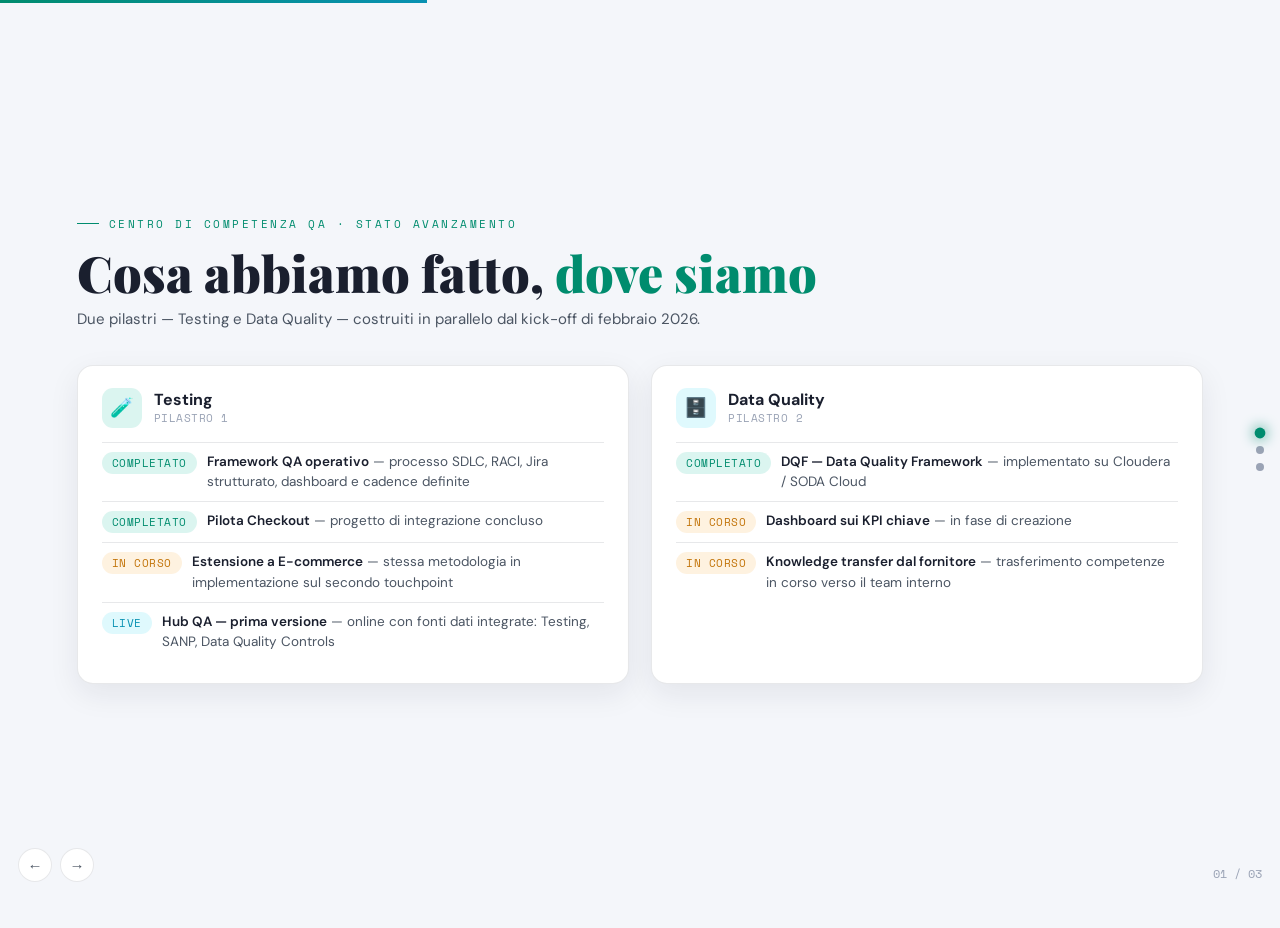
<file: docs/presentazioni/QA_Sintesi_StaffMeeting_Settembre2026.html>
<!DOCTYPE html>
<html lang="it">
<head>
<meta charset="UTF-8">
<meta name="viewport" content="width=device-width, initial-scale=1.0">
<title>QA — Sintesi Direttore</title>
<link rel="preconnect" href="https://fonts.googleapis.com">
<link rel="preconnect" href="https://fonts.gstatic.com" crossorigin>
<link href="https://fonts.googleapis.com/css2?family=Playfair+Display:wght@700;900&family=DM+Sans:wght@400;500;700&family=Space+Mono:wght@400;700&display=swap" rel="stylesheet">
<style>
  :root{
    --bg:#f4f6fa; --surface:#ffffff; --surface2:#edf0f7;
    --teal:#008c6e; --teal-bright:#00b894; --cyan:#0891b2; --amber:#c2740a;
    --text:#1a1f2e; --text-dim:#4b5563; --text-muted:#9aa3b5;
    --border:rgba(20,30,50,0.10); --shadow:0 10px 30px rgba(20,30,50,0.08);
  }
  @media (prefers-color-scheme: dark){
    :root:not([data-theme="light"]){
      --bg:#0a0e17; --surface:#141b2b; --surface2:#1c2540;
      --teal:#00d4aa; --teal-bright:#00e6bb; --cyan:#22d3ee; --amber:#f5a524;
      --text:#e8edf5; --text-dim:#8fa0c2; --text-muted:#54628a;
      --border:rgba(255,255,255,0.09); --shadow:0 10px 30px rgba(0,0,0,0.35);
    }
  }
  :root[data-theme="dark"]{
    --bg:#0a0e17; --surface:#141b2b; --surface2:#1c2540;
    --teal:#00d4aa; --teal-bright:#00e6bb; --cyan:#22d3ee; --amber:#f5a524;
    --text:#e8edf5; --text-dim:#8fa0c2; --text-muted:#54628a;
    --border:rgba(255,255,255,0.09); --shadow:0 10px 30px rgba(0,0,0,0.35);
  }

  *,*::before,*::after{box-sizing:border-box;margin:0;padding:0}
  html,body{height:100%;background:var(--bg);color:var(--text);font-family:'DM Sans',system-ui,sans-serif;overflow:hidden}
  body{width:100%}

  .deck{position:relative;width:100%;height:100%}
  .slide{
    position:absolute;inset:0;display:flex;flex-direction:column;justify-content:center;
    padding:clamp(24px,4.5vw,72px) clamp(20px,6vw,96px);
    opacity:0;transform:translateY(28px);pointer-events:none;
    transition:opacity .55s cubic-bezier(.4,0,.2,1),transform .55s cubic-bezier(.4,0,.2,1);
    overflow-y:auto;
  }
  .slide.active{opacity:1;transform:translateY(0);pointer-events:all}

  .progress-bar{position:fixed;top:0;left:0;height:3px;background:linear-gradient(90deg,var(--teal),var(--cyan));z-index:1000;transition:width .5s cubic-bezier(.4,0,.2,1)}
  .nav-dots{position:fixed;right:16px;top:50%;transform:translateY(-50%);display:flex;flex-direction:column;gap:9px;z-index:1000}
  .nav-dot{width:8px;height:8px;border-radius:50%;background:var(--text-muted);border:none;cursor:pointer;transition:all .25s;padding:0}
  .nav-dot.active{background:var(--teal);box-shadow:0 0 10px var(--teal);transform:scale(1.35)}
  .slide-counter{position:fixed;bottom:18px;right:18px;font-family:'Space Mono',monospace;font-size:12px;color:var(--text-muted);z-index:1000}
  .nav-arrows{position:fixed;bottom:18px;left:18px;display:flex;gap:8px;z-index:1000}
  .nav-arrow{width:34px;height:34px;border-radius:50%;border:1px solid var(--border);background:var(--surface);color:var(--text-dim);cursor:pointer;font-size:15px;display:flex;align-items:center;justify-content:center;transition:.2s}
  .nav-arrow:hover{color:var(--teal);border-color:var(--teal)}

  .kicker{font-family:'Space Mono',monospace;font-size:11px;letter-spacing:2.5px;text-transform:uppercase;color:var(--teal);margin-bottom:14px;display:flex;align-items:center;gap:10px}
  .kicker::before{content:'';width:22px;height:1px;background:var(--teal)}
  h1{font-family:'Playfair Display',Georgia,serif;font-weight:900;font-size:clamp(30px,4.2vw,50px);line-height:1.08;margin-bottom:8px;text-wrap:balance}
  h1 .accent{color:var(--teal)}
  .subtitle{font-size:15px;color:var(--text-dim);max-width:680px;margin-bottom:clamp(20px,3vw,34px);line-height:1.55}

  .two-col{display:grid;grid-template-columns:1fr 1fr;gap:22px}
  .three-col{display:grid;grid-template-columns:repeat(3,1fr);gap:16px}
  @media (max-width:760px){.two-col,.three-col{grid-template-columns:1fr}}

  .card{background:var(--surface);border:1px solid var(--border);border-radius:16px;padding:22px 24px;box-shadow:var(--shadow)}
  .card-head{display:flex;align-items:center;gap:12px;margin-bottom:14px}
  .card-icon{width:40px;height:40px;border-radius:11px;display:flex;align-items:center;justify-content:center;font-size:19px;flex-shrink:0}
  .card h3{font-family:'DM Sans',sans-serif;font-weight:700;font-size:16px}
  .card-sub{font-size:11px;color:var(--text-muted);font-family:'Space Mono',monospace;letter-spacing:.5px;text-transform:uppercase}

  .item-row{display:flex;align-items:flex-start;gap:10px;padding:9px 0;border-top:1px solid var(--border)}
  .item-row:first-of-type{border-top:none}
  .item-row p{font-size:13.5px;color:var(--text-dim);line-height:1.5}
  .item-row strong{color:var(--text);font-weight:600}

  .tag{display:inline-flex;align-items:center;gap:5px;padding:3px 10px;border-radius:20px;font-size:10.5px;font-family:'Space Mono',monospace;letter-spacing:.5px;text-transform:uppercase;flex-shrink:0;white-space:nowrap}
  .tag-done{background:rgba(0,180,148,0.14);color:var(--teal)}
  .tag-progress{background:rgba(245,165,36,0.14);color:var(--amber)}
  .tag-cyan{background:rgba(34,211,238,0.14);color:var(--cyan)}

  .timeline{display:grid;grid-template-columns:repeat(5,1fr);gap:14px;margin-bottom:22px}
  @media (max-width:760px){.timeline{grid-template-columns:1fr}}
  .tl-col{position:relative;padding-top:20px}
  .tl-col::before{content:'';position:absolute;top:6px;left:0;right:0;height:2px;background:var(--border)}
  .tl-col::after{content:'';position:absolute;top:1px;left:0;width:11px;height:11px;border-radius:50%;background:var(--surface);border:2px solid var(--teal-bright)}
  .tl-col.now::after{background:var(--teal-bright);box-shadow:0 0 0 4px rgba(0,212,170,.18)}
  .tl-month{font-family:'Space Mono',monospace;font-size:11px;letter-spacing:1.5px;color:var(--text-muted);text-transform:uppercase;margin-bottom:6px}
  .tl-col.now .tl-month{color:var(--teal-bright)}
  .tl-title{font-size:13.5px;font-weight:700;margin-bottom:4px}
  .tl-desc{font-size:12px;color:var(--text-dim);line-height:1.5}

  .thread{background:var(--surface);border:1px solid var(--border);border-radius:14px;padding:16px 20px;display:flex;gap:14px;align-items:flex-start;box-shadow:var(--shadow)}
  .thread + .thread{margin-top:12px}
  .thread-icon{font-size:18px;flex-shrink:0;margin-top:1px}
  .thread b{font-size:13.5px}
  .thread p{font-size:12.5px;color:var(--text-dim);margin-top:3px;line-height:1.5}

  .subgroup{margin-bottom:14px}
  .subgroup:last-child{margin-bottom:0}
  .subgroup-label{font-family:'Space Mono',monospace;font-size:10px;letter-spacing:1.5px;text-transform:uppercase;color:var(--text-muted);margin-bottom:8px;display:flex;align-items:center;gap:8px}
  .subgroup-label::after{content:'';flex:1;height:1px;background:var(--border)}
  .rm-item{display:flex;justify-content:space-between;align-items:flex-start;gap:10px;padding:7px 0}
  .rm-item + .rm-item{border-top:1px solid var(--border)}
  .rm-item p{font-size:13px;color:var(--text-dim);line-height:1.5}
  .rm-item p strong{color:var(--text);font-weight:600}
  .tag-period{flex-shrink:0;font-family:'Space Mono',monospace;font-size:10px;letter-spacing:.3px;color:var(--teal-bright);background:rgba(0,180,148,0.12);padding:3px 9px;border-radius:20px;white-space:nowrap;margin-top:1px}

  table.budget{width:100%;border-collapse:collapse;background:var(--surface);border-radius:16px;overflow:hidden;box-shadow:var(--shadow);font-size:13px}
  table.budget th{text-align:left;font-family:'Space Mono',monospace;font-size:10px;letter-spacing:1px;text-transform:uppercase;color:var(--text-muted);font-weight:400;padding:12px 14px;border-bottom:1px solid var(--border);background:var(--surface2)}
  table.budget td{padding:11px 14px;border-bottom:1px solid var(--border);color:var(--text-dim)}
  table.budget tr:last-child td{border-bottom:none}
  table.budget td.num,table.budget th.num{text-align:right;font-variant-numeric:tabular-nums}
  table.budget td.strong{color:var(--text);font-weight:600}
  table.budget tr.total td{font-weight:700;color:var(--text);border-top:2px solid var(--border);background:var(--surface2)}
  table.budget tr.total td.num{font-family:'Space Mono',monospace;color:var(--teal-bright);font-size:14.5px}
  .tbl-wrap{overflow-x:auto;border-radius:16px}

  .econ-row{display:grid;grid-template-columns:1.3fr 1fr;gap:22px;align-items:start}
  @media (max-width:760px){.econ-row{grid-template-columns:1fr}}
  .big-num{font-family:'Playfair Display',serif;font-size:clamp(38px,5vw,56px);font-weight:900;line-height:1;background:linear-gradient(135deg,var(--teal-bright),var(--cyan));-webkit-background-clip:text;-webkit-text-fill-color:transparent;display:inline-block}
  .split-bar{height:12px;border-radius:7px;overflow:hidden;display:flex;margin:14px 0 10px;box-shadow:inset 0 0 0 1px var(--border)}
  .split-seg{height:100%}
  .legend{display:flex;gap:18px;flex-wrap:wrap;font-size:12px;color:var(--text-dim)}
  .legend span{display:inline-flex;align-items:center;gap:6px}
  .dot{width:8px;height:8px;border-radius:50%;display:inline-block}
</style>
</head>
<body>

<div class="progress-bar" id="progressBar"></div>
<div class="nav-dots" id="navDots"></div>
<div class="slide-counter" id="slideCounter">01 / 03</div>
<div class="nav-arrows">
  <button class="nav-arrow" id="prevBtn" aria-label="Slide precedente">←</button>
  <button class="nav-arrow" id="nextBtn" aria-label="Slide successiva">→</button>
</div>

<div class="deck" id="deck">

  <section class="slide active" data-index="0">
    <div class="kicker">Centro di Competenza QA · Stato Avanzamento</div>
    <h1>Cosa abbiamo fatto, <span class="accent">dove siamo</span></h1>
    <p class="subtitle">Due pilastri — Testing e Data Quality — costruiti in parallelo dal kick-off di febbraio 2026.</p>
    <div class="two-col">
      <div class="card">
        <div class="card-head">
          <div class="card-icon" style="background:rgba(0,180,148,0.14);color:var(--teal)">🧪</div>
          <div>
            <h3>Testing</h3>
            <div class="card-sub">Pilastro 1</div>
          </div>
        </div>
        <div class="item-row">
          <span class="tag tag-done">Completato</span>
          <p><strong>Framework QA operativo</strong> — processo SDLC, RACI, Jira strutturato, dashboard e cadence definite</p>
        </div>
        <div class="item-row">
          <span class="tag tag-done">Completato</span>
          <p><strong>Pilota Checkout</strong> — progetto di integrazione concluso</p>
        </div>
        <div class="item-row">
          <span class="tag tag-progress">In corso</span>
          <p><strong>Estensione a E-commerce</strong> — stessa metodologia in implementazione sul secondo touchpoint</p>
        </div>
        <div class="item-row">
          <span class="tag tag-cyan">Live</span>
          <p><strong>Hub QA — prima versione</strong> — online con fonti dati integrate: Testing, SANP, Data Quality Controls</p>
        </div>
      </div>

      <div class="card">
        <div class="card-head">
          <div class="card-icon" style="background:rgba(34,211,238,0.14);color:var(--cyan)">🗄️</div>
          <div>
            <h3>Data Quality</h3>
            <div class="card-sub">Pilastro 2</div>
          </div>
        </div>
        <div class="item-row">
          <span class="tag tag-done">Completato</span>
          <p><strong>DQF — Data Quality Framework</strong> — implementato su Cloudera / SODA Cloud</p>
        </div>
        <div class="item-row">
          <span class="tag tag-progress">In corso</span>
          <p><strong>Dashboard sui KPI chiave</strong> — in fase di creazione</p>
        </div>
        <div class="item-row">
          <span class="tag tag-progress">In corso</span>
          <p><strong>Knowledge transfer dal fornitore</strong> — trasferimento competenze in corso verso il team interno</p>
        </div>
      </div>
    </div>
  </section>

  <section class="slide" data-index="1">
    <div class="kicker">Roadmap · Settembre 2026 → Gennaio 2027</div>
    <h1>Dove stiamo <span class="accent">andando</span></h1>
    <p class="subtitle">Due focus in parallelo: estensione del Testing a nuovi touchpoint e processi core, e messa a regime della Data Quality.</p>

    <div class="two-col">
      <div class="card">
        <div class="card-head">
          <div class="card-icon" style="background:rgba(0,180,148,0.14);color:var(--teal)">🧪</div>
          <div>
            <h3>Testing</h3>
            <div class="card-sub">Pilastro 1</div>
          </div>
        </div>

        <div class="subgroup">
          <div class="subgroup-label">Touchpoint</div>
          <div class="rm-item">
            <p><strong>Chiusura pilota Touchpoint</strong> — Checkout + E-commerce</p>
            <span class="tag-period">Set → metà Ott</span>
          </div>
          <div class="rm-item">
            <p><strong>Avvio progetto POS</strong> — analisi, progettazione, integrazione</p>
            <span class="tag-period">Ott → Dic</span>
          </div>
        </div>

        <div class="subgroup">
          <div class="subgroup-label">Core</div>
          <div class="rm-item">
            <p><strong>Revisione FdR</strong> — analisi, progettazione, implementazione</p>
            <span class="tag-period">Ottobre</span>
          </div>
          <div class="rm-item">
            <p><strong>OdP</strong> — analisi, progettazione, implementazione</p>
            <span class="tag-period">Nov → Dic</span>
          </div>
        </div>

        <div class="subgroup">
          <div class="subgroup-label">Interno</div>
          <div class="rm-item">
            <p><strong>Agentic Framework</strong> — enhancements</p>
          </div>
          <div class="rm-item">
            <p><strong>Hub QA</strong> — enhancements</p>
          </div>
        </div>
      </div>

      <div class="card">
        <div class="card-head">
          <div class="card-icon" style="background:rgba(34,211,238,0.14);color:var(--cyan)">🗄️</div>
          <div>
            <h3>Data Quality</h3>
            <div class="card-sub">Pilastro 2</div>
          </div>
        </div>
        <div class="rm-item">
          <p><strong>Nuovi data product</strong> — es. KPI PSP</p>
        </div>
        <div class="rm-item">
          <p><strong>Acquisizione operativa</strong> — presa in carico completa del DQF</p>
        </div>
        <div class="rm-item">
          <p><strong>Supporto ticket</strong> — gestione operativa strutturata</p>
        </div>
      </div>
    </div>
  </section>

  <section class="slide" data-index="2">
    <div class="kicker">Budget · Anno 2027</div>
    <h1>Economics <span class="accent">Outlook 2027</span></h1>
    <p class="subtitle">Fabbisogno di risorse in continuità sui due pilastri, in modalità consulting T&amp;M.</p>

    <div class="econ-row">
      <div class="tbl-wrap">
        <table class="budget">
          <thead>
            <tr>
              <th>Attività</th><th>Profilo</th><th class="num">Risorse</th><th class="num">Giorni</th><th class="num">€/gg</th><th>Fornitore</th><th class="num">Budget 2027</th>
            </tr>
          </thead>
          <tbody>
            <tr>
              <td class="strong">Testing</td><td>QA Engineer</td><td class="num">2</td><td class="num">260</td><td class="num">400</td><td>Alten / DXC</td><td class="num strong">€ 208.000</td>
            </tr>
            <tr>
              <td class="strong">Data</td><td>Data Engineer</td><td class="num">1,5</td><td class="num">260</td><td class="num">400</td><td>Quantyca / Jakala</td><td class="num strong">€ 156.000</td>
            </tr>
            <tr>
              <td class="strong">Data</td><td>Solution Architect</td><td class="num">2</td><td class="num">30</td><td class="num">500</td><td>Quantyca / Jakala</td><td class="num strong">€ 30.000</td>
            </tr>
            <tr class="total">
              <td colspan="6">Totale</td><td class="num">€ 394.000</td>
            </tr>
          </tbody>
        </table>
      </div>

      <div class="card">
        <div class="card-sub" style="margin-bottom:6px">Budget complessivo</div>
        <div class="big-num">€394k</div>
        <div class="split-bar">
          <div class="split-seg" style="width:61%;background:var(--teal-bright)"></div>
          <div class="split-seg" style="width:39%;background:var(--cyan)"></div>
        </div>
        <div class="legend">
          <span><span class="dot" style="background:var(--teal-bright)"></span>Testing — 53% (€208k)</span>
          <span><span class="dot" style="background:var(--cyan)"></span>Data — 47% (€134k)</span>
        </div>
      </div>
    </div>
  </section>

</div>

<script>
(function(){
  var slides = Array.prototype.slice.call(document.querySelectorAll('.slide'));
  var dotsWrap = document.getElementById('navDots');
  var counter = document.getElementById('slideCounter');
  var bar = document.getElementById('progressBar');
  var current = 0;

  slides.forEach(function(_, i){
    var d = document.createElement('button');
    d.className = 'nav-dot' + (i === 0 ? ' active' : '');
    d.setAttribute('aria-label', 'Vai alla slide ' + (i + 1));
    d.addEventListener('click', function(){ go(i); });
    dotsWrap.appendChild(d);
  });
  var dots = Array.prototype.slice.call(dotsWrap.children);

  function pad(n){ return n < 10 ? '0' + n : '' + n; }

  function go(i){
    if (i < 0 || i >= slides.length || i === current) return;
    slides[current].classList.remove('active');
    dots[current].classList.remove('active');
    current = i;
    slides[current].classList.add('active');
    dots[current].classList.add('active');
    counter.textContent = pad(current + 1) + ' / ' + pad(slides.length);
    bar.style.width = ((current + 1) / slides.length * 100) + '%';
  }

  document.getElementById('prevBtn').addEventListener('click', function(){ go(current - 1); });
  document.getElementById('nextBtn').addEventListener('click', function(){ go(current + 1); });
  document.addEventListener('keydown', function(e){
    if (e.key === 'ArrowRight' || e.key === 'PageDown') go(current + 1);
    if (e.key === 'ArrowLeft' || e.key === 'PageUp') go(current - 1);
  });

  counter.textContent = pad(1) + ' / ' + pad(slides.length);
  bar.style.width = (1 / slides.length * 100) + '%';
})();
</script>
</body>
</html>
</file>
